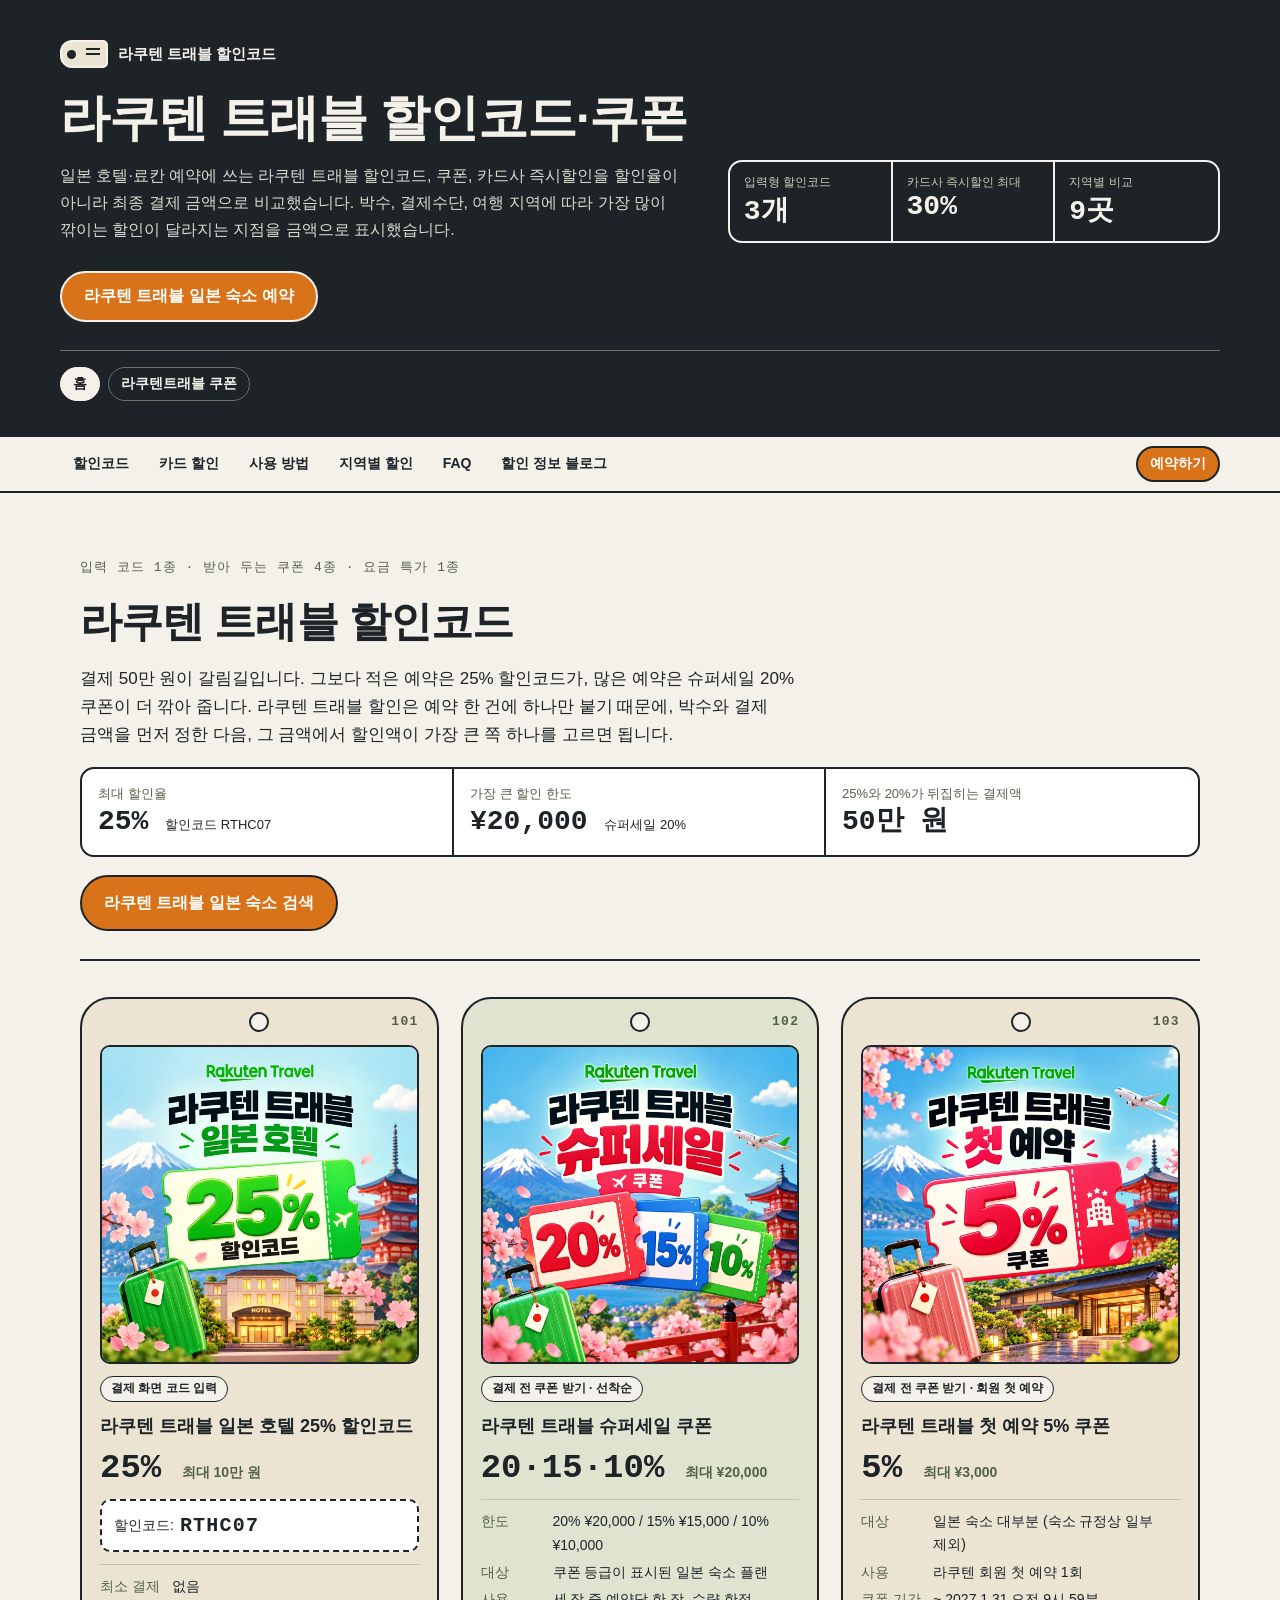
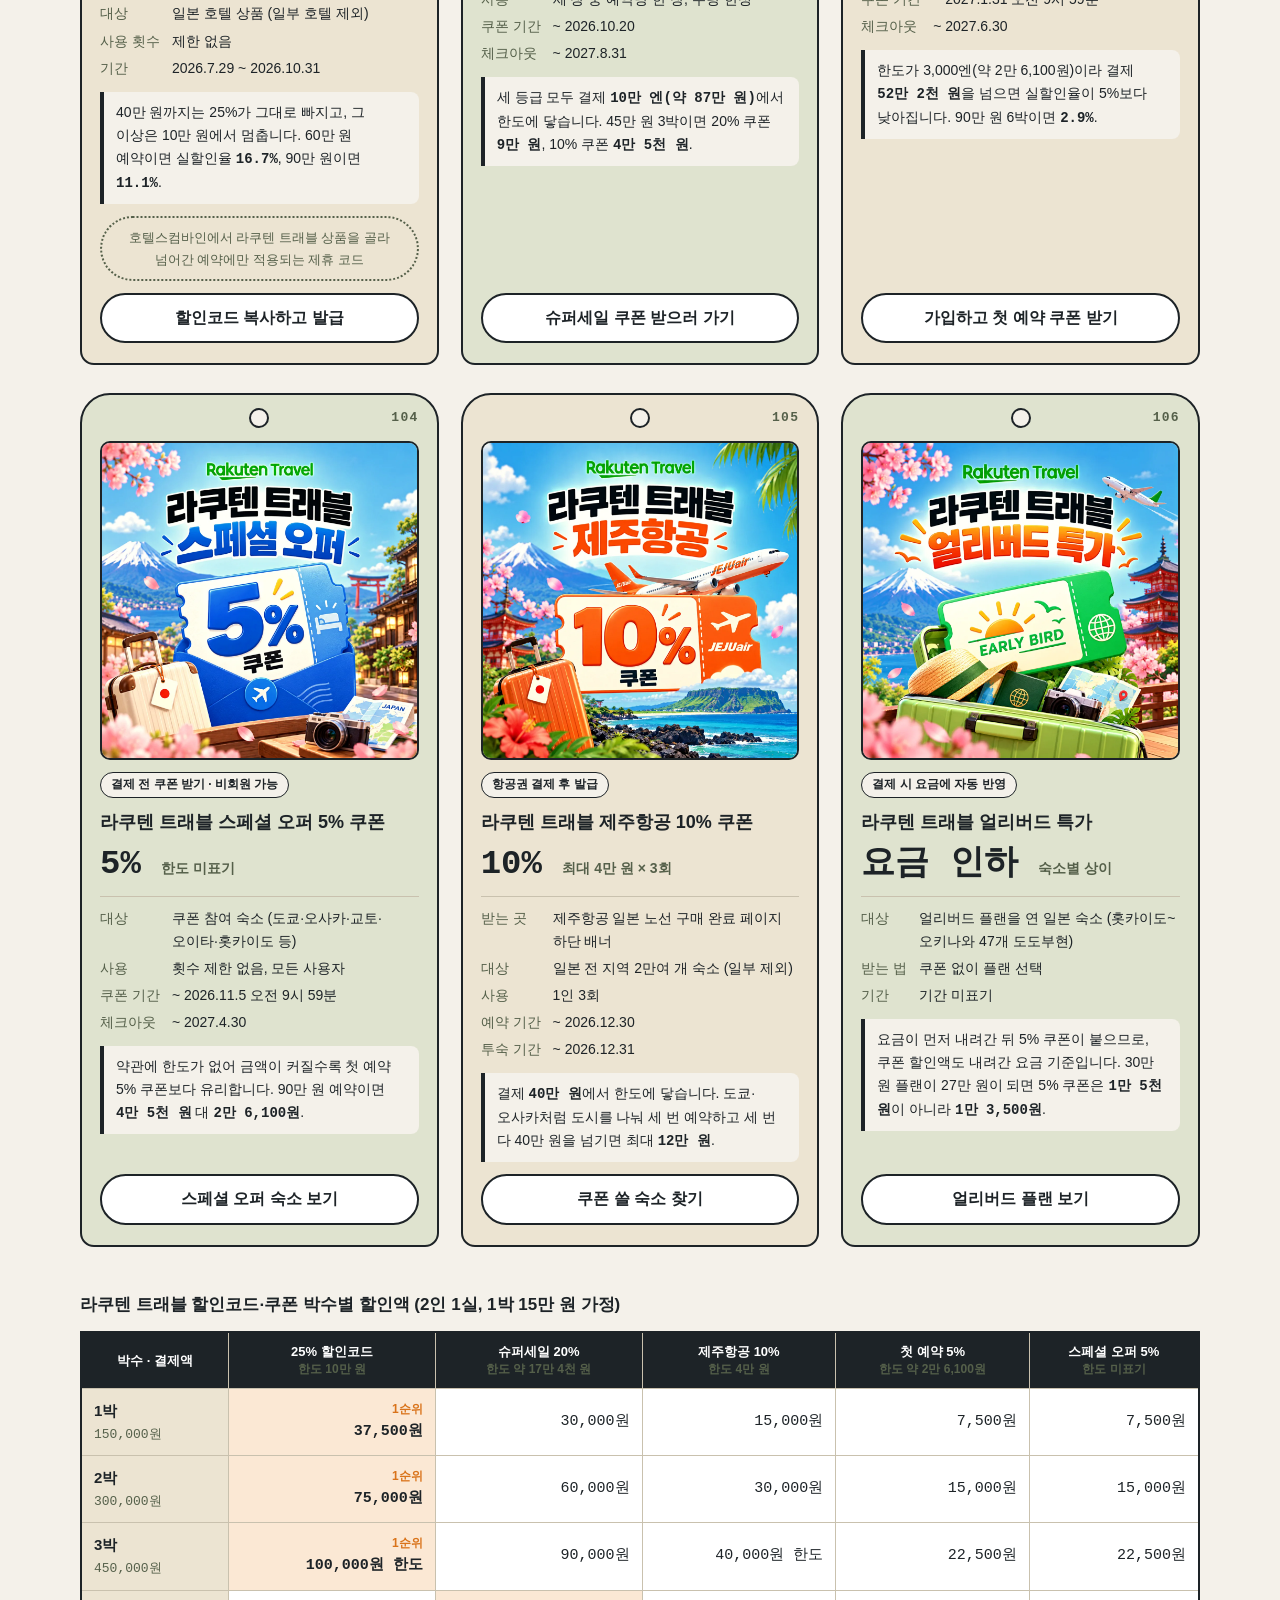
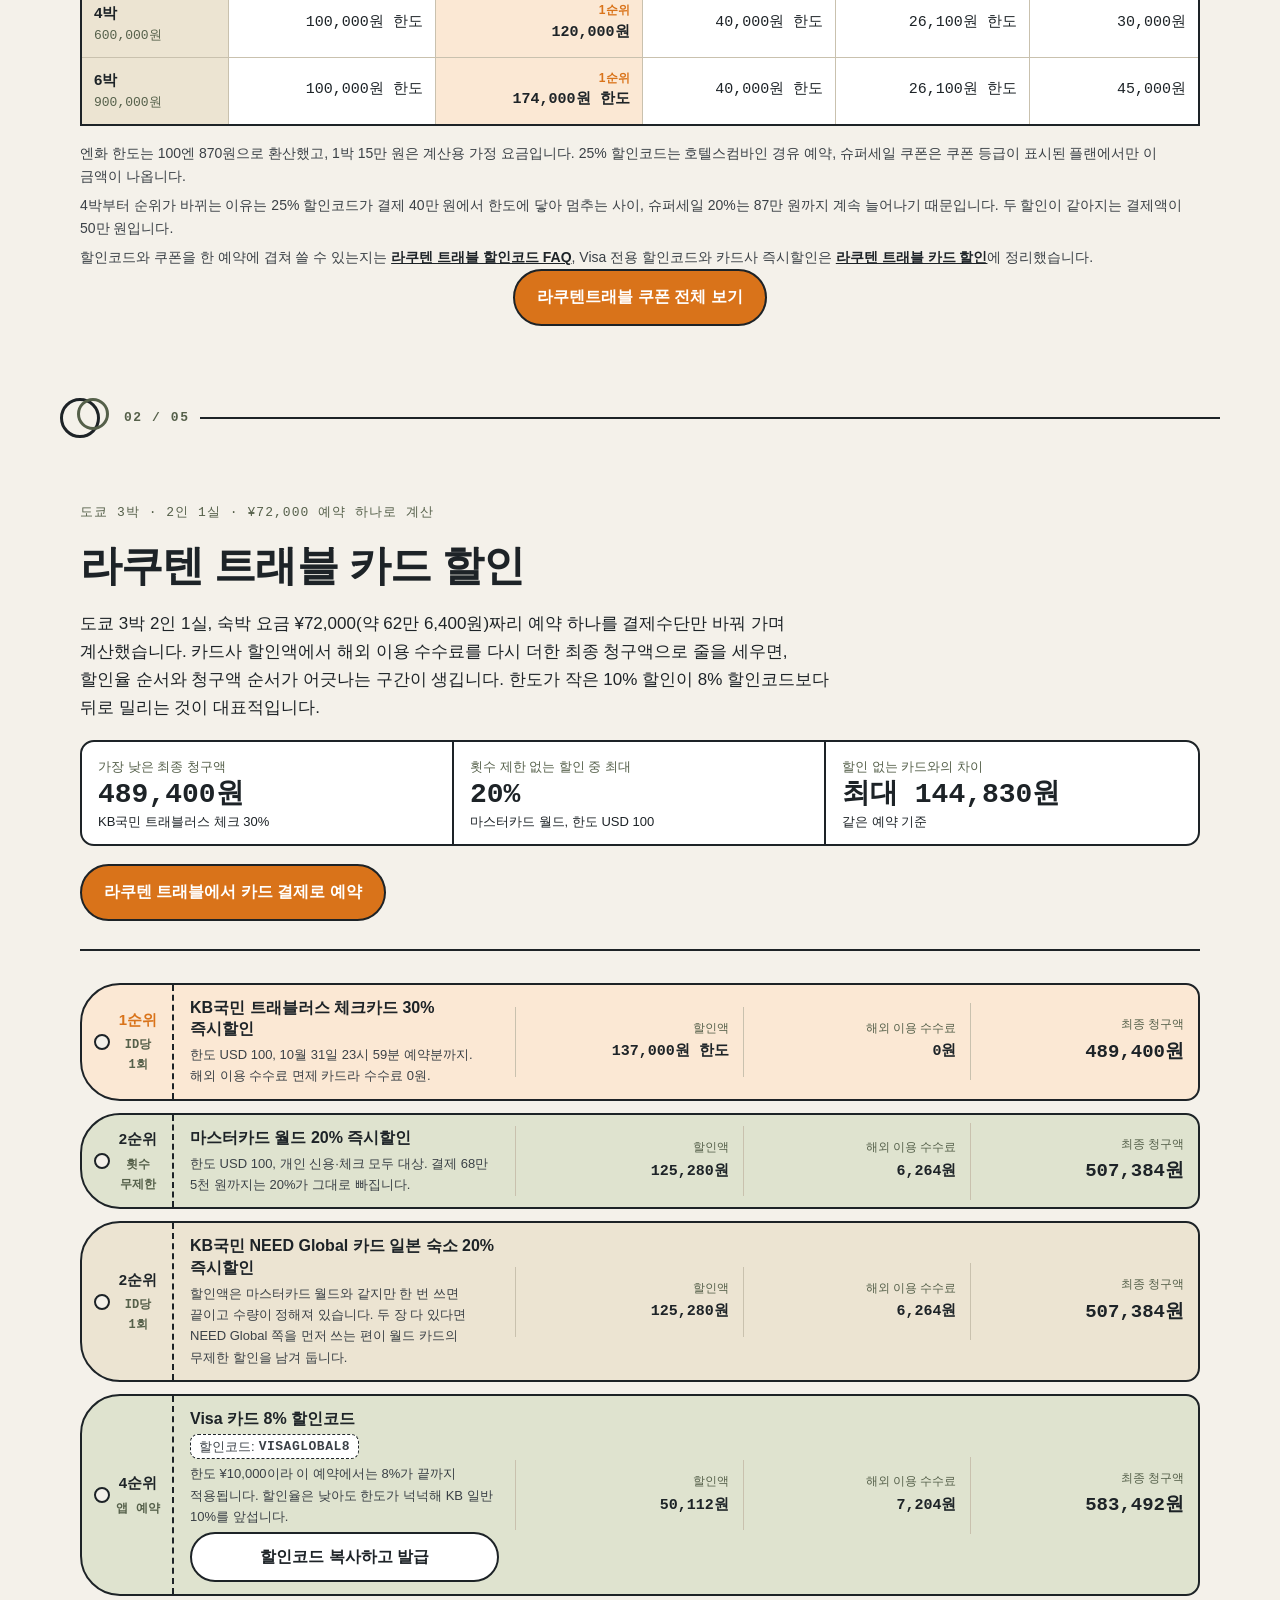
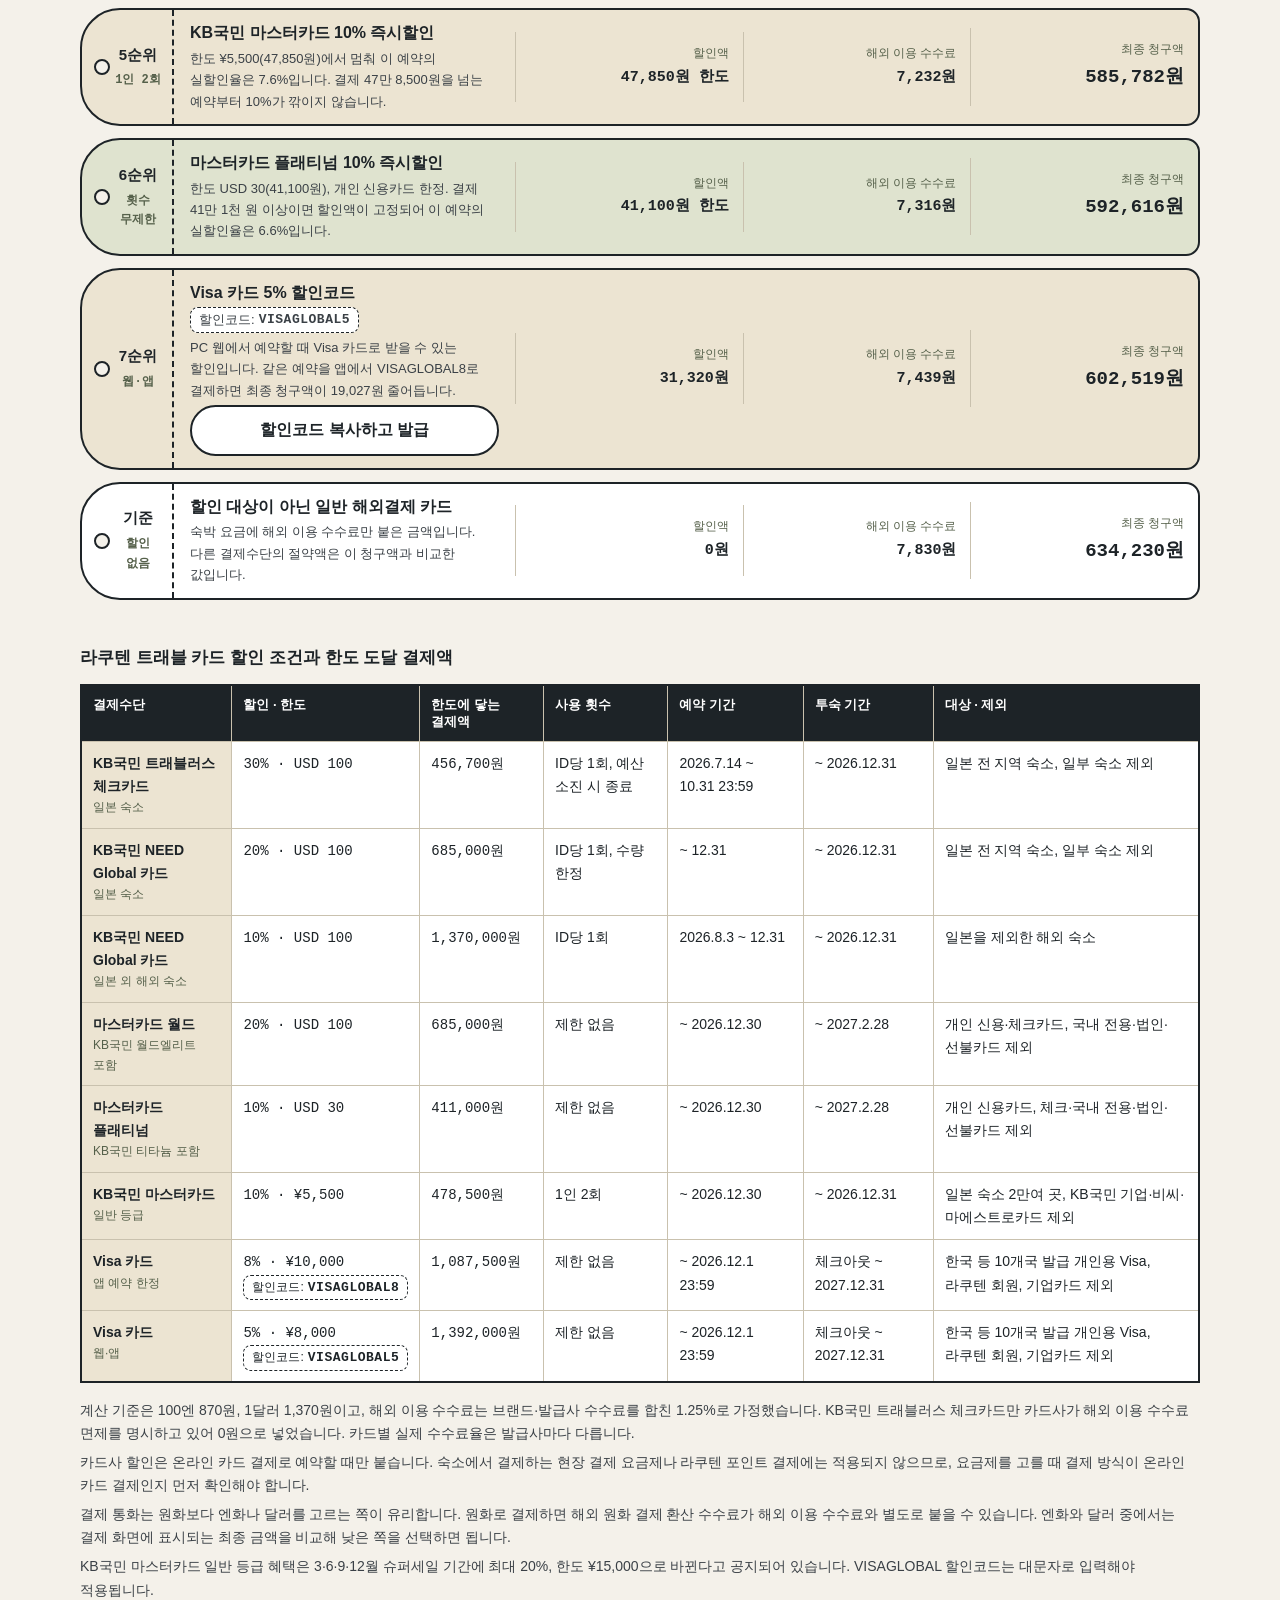
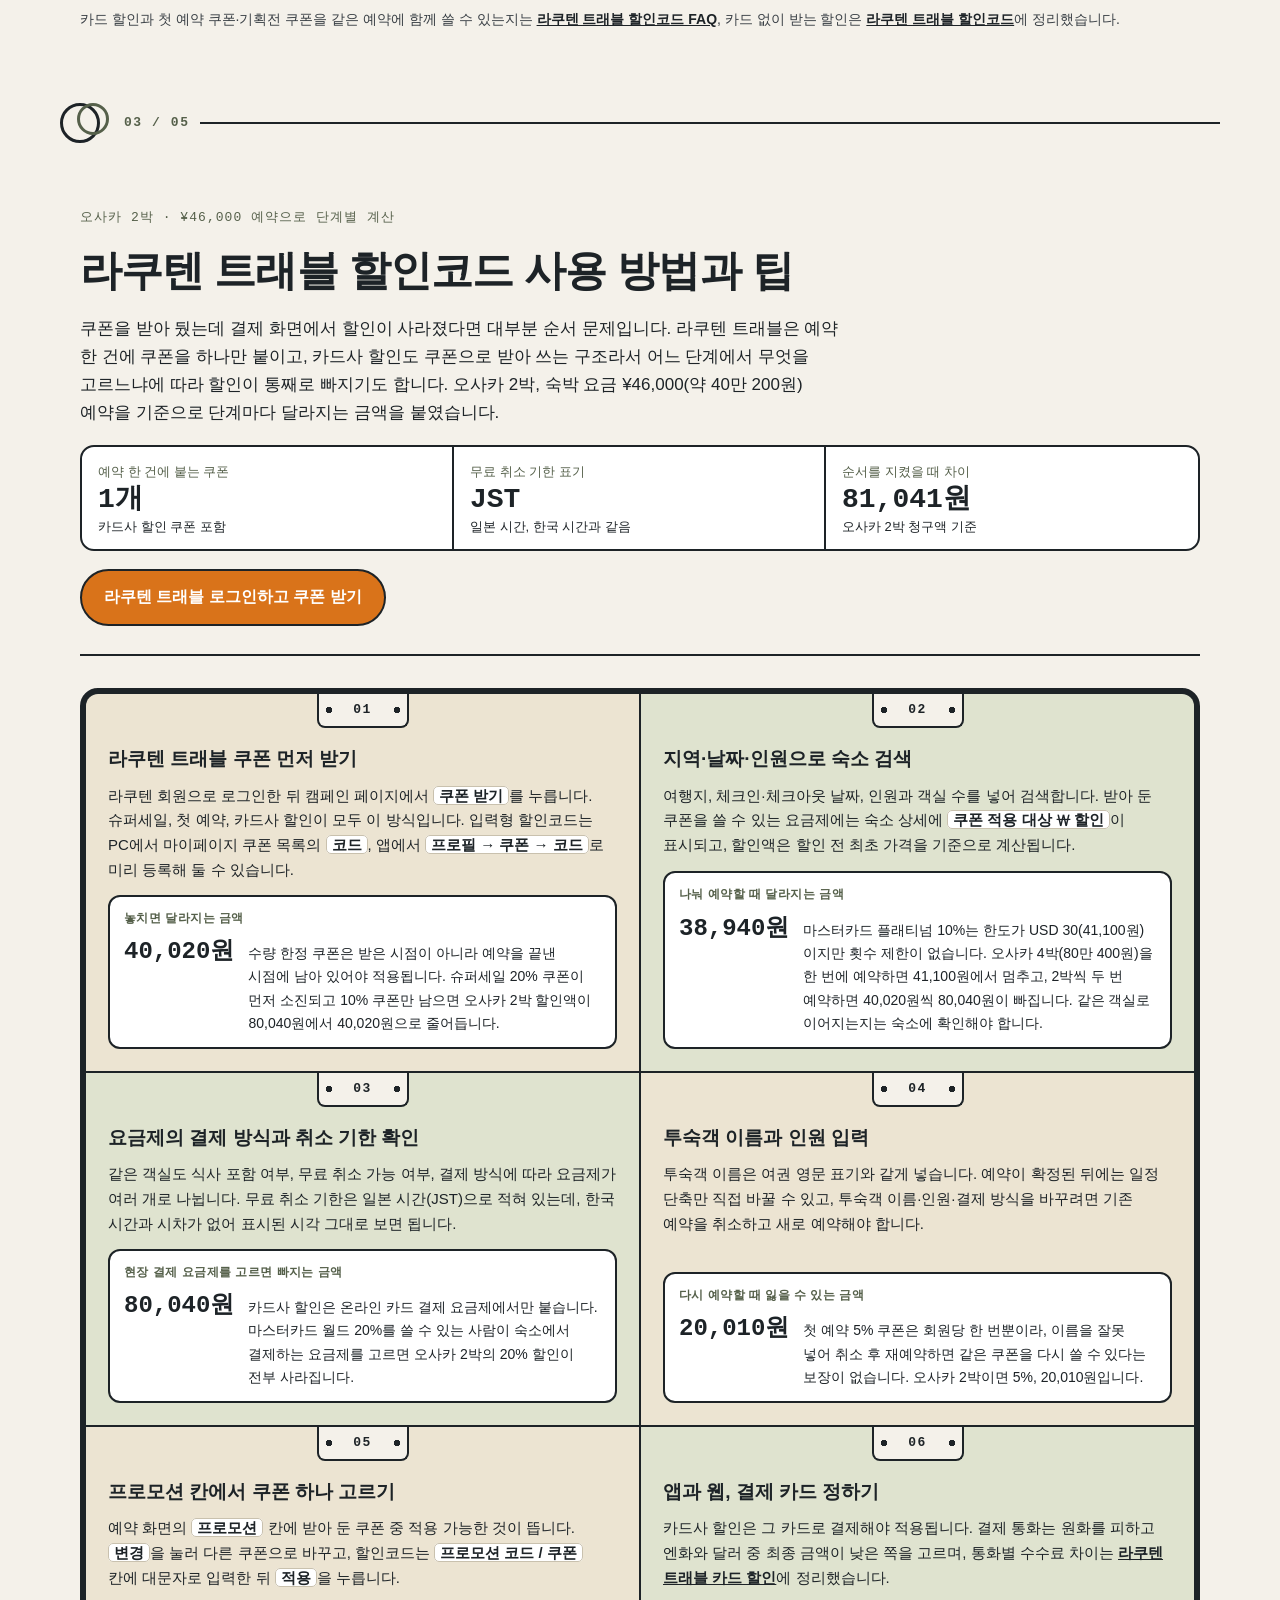
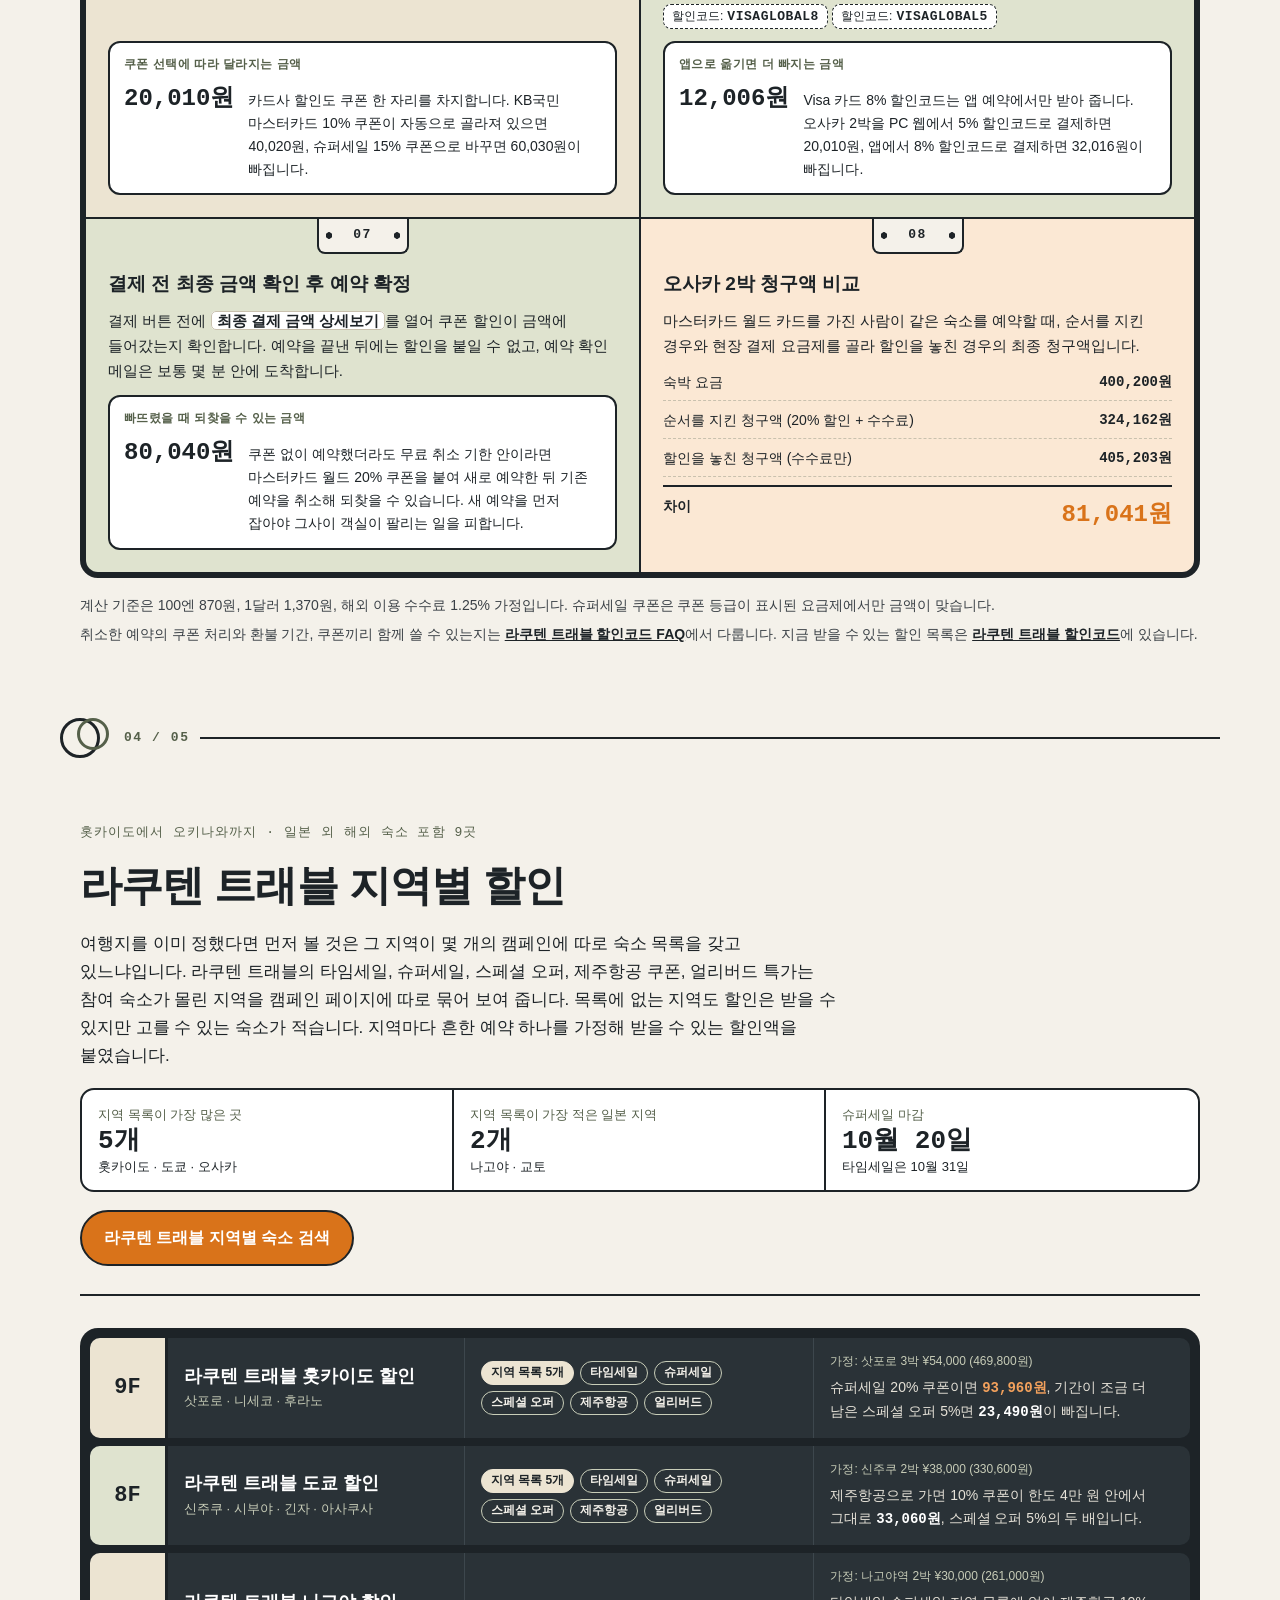
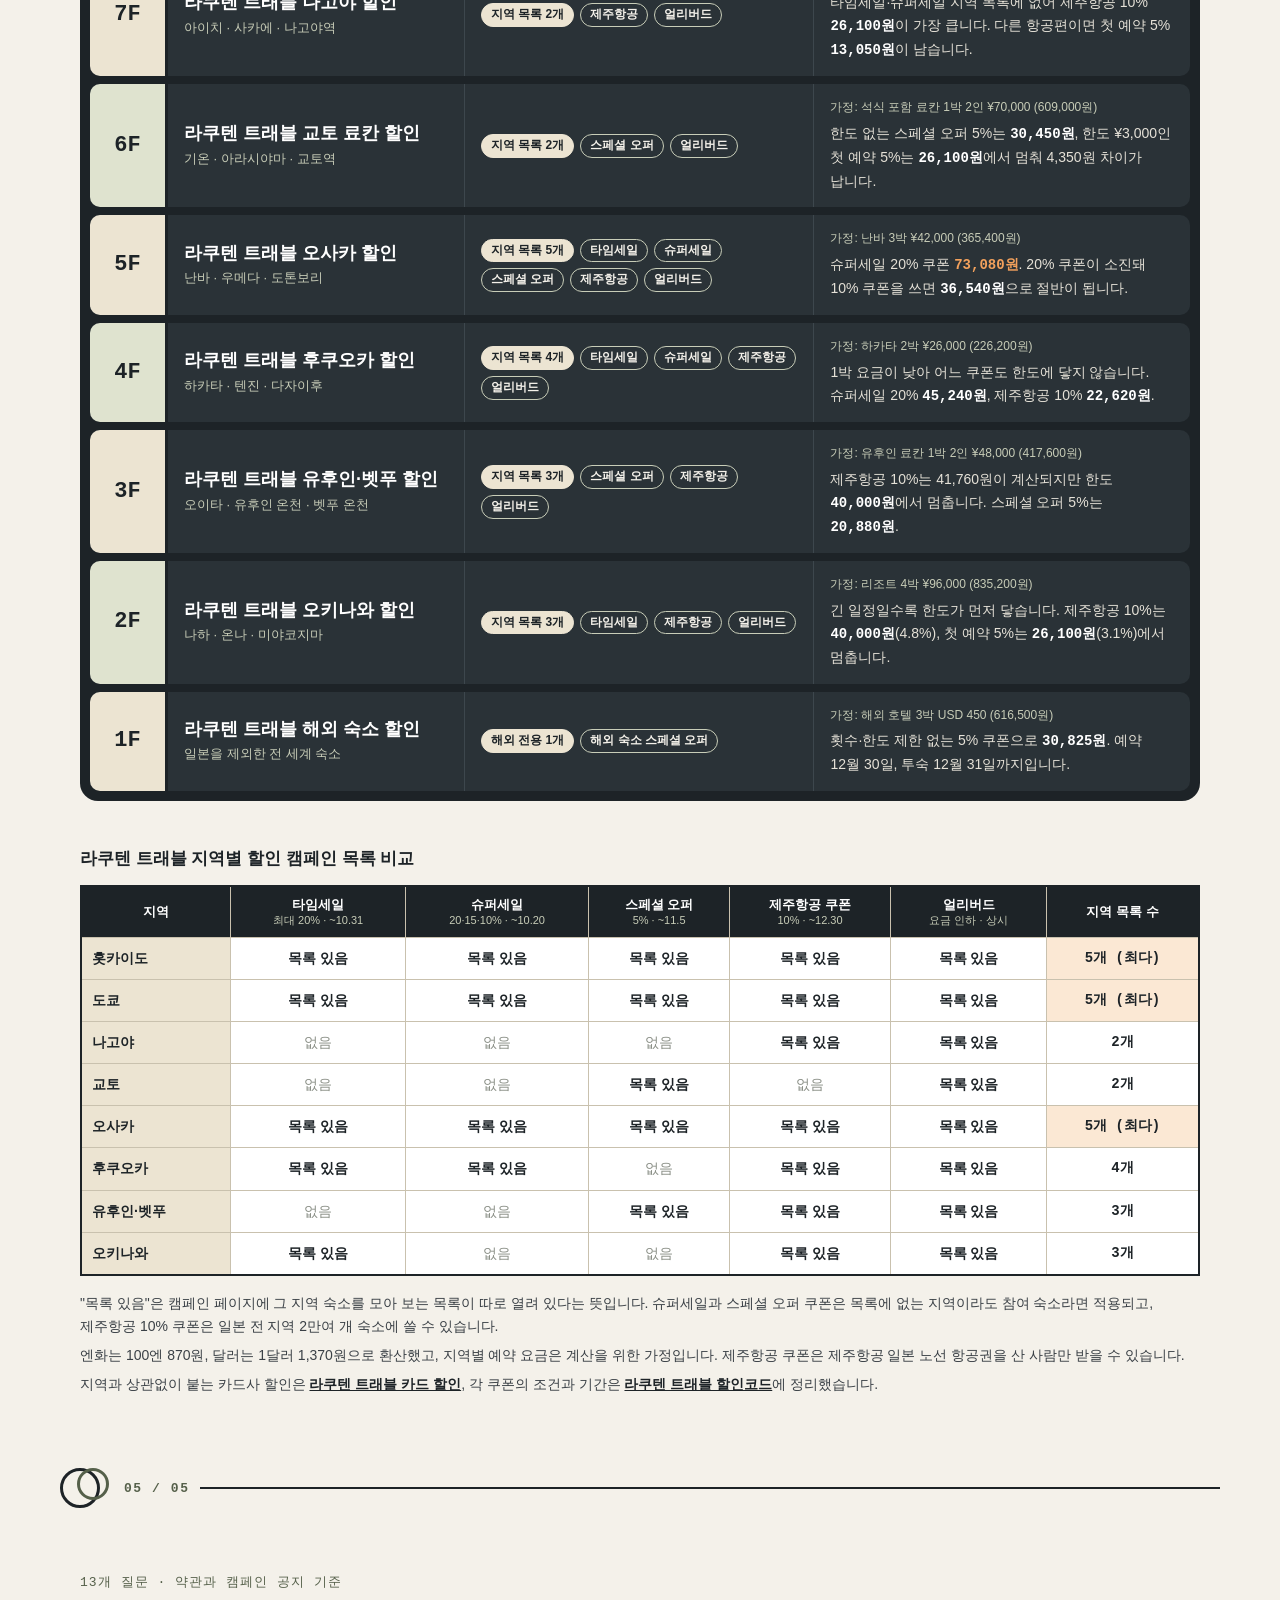
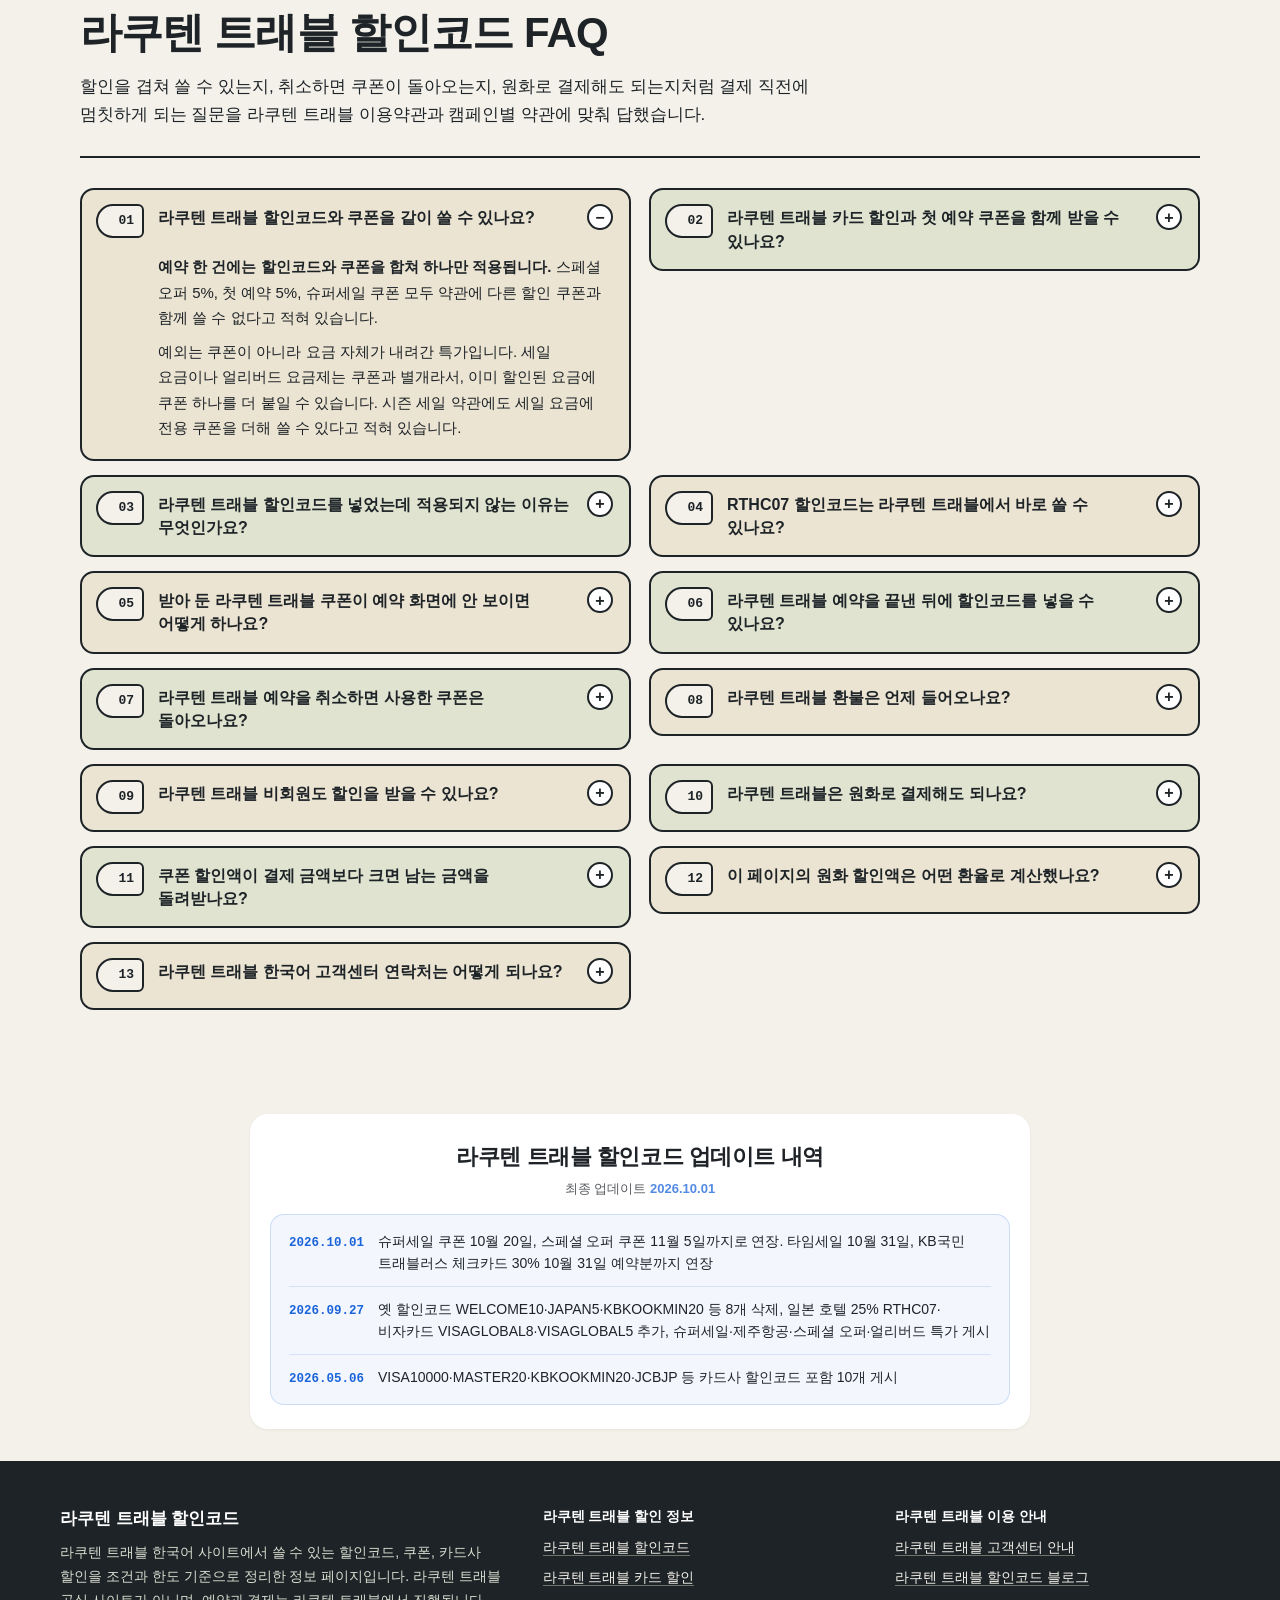
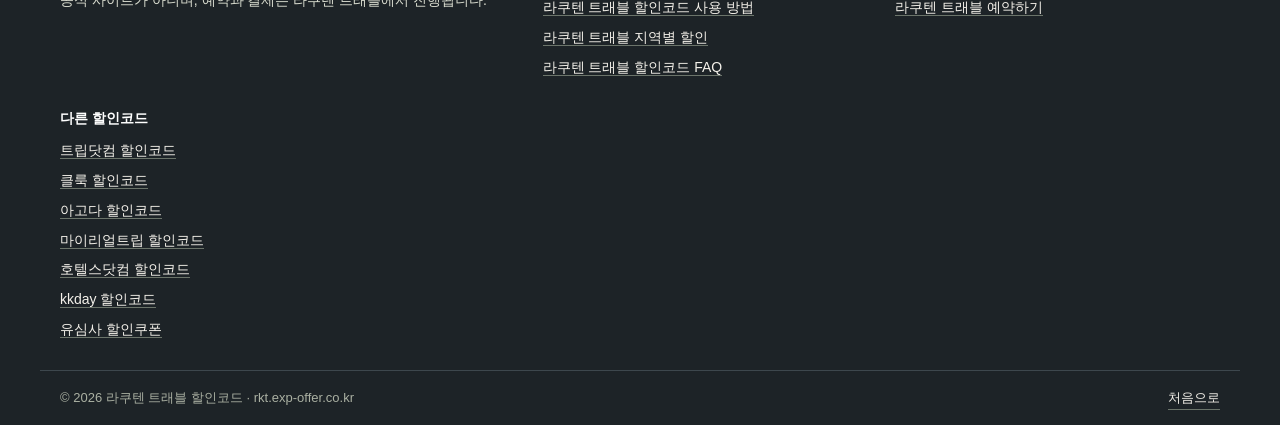
<file: index.html>
<!doctype html>
<html lang="ko">
<head>
<meta charset="utf-8">
<meta name="viewport" content="width=device-width, initial-scale=1">
<title>라쿠텐 트래블 할인코드</title>
<meta name="description" content="라쿠텐 트래블 할인코드와 카드사 프로모션 총정리. 비자, 마스터, KB국민, JCB 카드 쿠폰부터 시즌 세일까지 한 페이지에서 확인하세요.">
<meta name="naver-site-verification" content="e47ada8546a51201393aefc7af1393e696d747b9">
<meta name="robots" content="index, follow, max-image-preview:large">
<link rel="canonical" href="https://rkt.exp-offer.co.kr/">
<meta property="og:site_name" content="라쿠텐 트래블 할인코드">
<meta property="og:locale" content="ko_KR">
<meta property="og:type" content="website">
<meta property="og:title" content="라쿠텐 트래블 할인코드">
<meta property="og:description" content="라쿠텐 트래블 할인코드와 카드사 프로모션 총정리. 비자, 마스터, KB국민, JCB 카드 쿠폰부터 시즌 세일까지 한 페이지에서 확인하세요.">
<meta property="og:url" content="https://rkt.exp-offer.co.kr/">
<meta property="og:image" content="https://rkt.exp-offer.co.kr/images/og-image.jpg">
<meta name="twitter:card" content="summary_large_image">
<meta name="twitter:title" content="라쿠텐 트래블 할인코드">
<meta name="twitter:description" content="라쿠텐 트래블 할인코드와 카드사 프로모션 총정리. 비자, 마스터, KB국민, JCB 카드 쿠폰부터 시즌 세일까지 한 페이지에서 확인하세요.">
<meta name="twitter:image" content="https://rkt.exp-offer.co.kr/images/og-image.jpg">
<script type="application/ld+json">
{
  "@context": "https://schema.org",
  "@graph": [
    {
      "@type": "Organization",
      "@id": "https://rkt.exp-offer.co.kr/#organization",
      "name": "라쿠텐 트래블 할인코드",
      "url": "https://rkt.exp-offer.co.kr/"
    },
    {
      "@type": "WebSite",
      "@id": "https://rkt.exp-offer.co.kr/#website",
      "url": "https://rkt.exp-offer.co.kr/",
      "name": "라쿠텐 트래블 할인코드",
      "inLanguage": "ko-KR",
      "publisher": {
        "@id": "https://rkt.exp-offer.co.kr/#organization"
      }
    },
    {
      "@type": "WebPage",
      "@id": "https://rkt.exp-offer.co.kr/#webpage",
      "url": "https://rkt.exp-offer.co.kr/",
      "name": "라쿠텐 트래블 할인코드",
      "description": "라쿠텐 트래블 할인코드와 카드사 프로모션 총정리. 비자, 마스터, KB국민, JCB 카드 쿠폰부터 시즌 세일까지 한 페이지에서 확인하세요.",
      "inLanguage": "ko-KR",
      "isPartOf": {
        "@id": "https://rkt.exp-offer.co.kr/#website"
      },
      "breadcrumb": {
        "@id": "https://rkt.exp-offer.co.kr/#breadcrumb"
      },
      "mainEntity": {
        "@id": "https://rkt.exp-offer.co.kr/#itemlist"
      },
      "primaryImageOfPage": {
        "@type": "ImageObject",
        "url": "https://images.unsplash.com/photo-1492571350019-22de08371fd3?w=1200&h=630&fit=crop"
      },
      "datePublished": "2026-05-06T20:26:45+09:00",
      "dateModified": "2026-10-01T09:00:00+09:00",
      "publisher": {
        "@id": "https://rkt.exp-offer.co.kr/#organization"
      }
    },
    {
      "@type": "BreadcrumbList",
      "@id": "https://rkt.exp-offer.co.kr/#breadcrumb",
      "itemListElement": [
        {
          "@type": "ListItem",
          "position": 1,
          "name": "라쿠텐 트래블 할인코드",
          "item": "https://rkt.exp-offer.co.kr/"
        }
      ]
    },
    {
      "@type": "ItemList",
      "@id": "https://rkt.exp-offer.co.kr/#itemlist",
      "name": "라쿠텐 트래블 할인코드",
      "numberOfItems": 6,
      "itemListElement": [
        {
          "@type": "ListItem",
          "position": 1,
          "name": "라쿠텐 트래블 일본 호텔 25% 할인코드",
          "description": "RTHC07, 최대 10만 원",
          "url": "https://rkt.exp-offer.co.kr/#codes-rthc07"
        },
        {
          "@type": "ListItem",
          "position": 2,
          "name": "라쿠텐 트래블 슈퍼세일 쿠폰",
          "description": "20·15·10%, 최대 ¥20,000",
          "url": "https://rkt.exp-offer.co.kr/#codes-supersale"
        },
        {
          "@type": "ListItem",
          "position": 3,
          "name": "라쿠텐 트래블 첫 예약 5% 쿠폰",
          "description": "회원 첫 예약, 최대 ¥3,000",
          "url": "https://rkt.exp-offer.co.kr/#codes-welcome"
        },
        {
          "@type": "ListItem",
          "position": 4,
          "name": "라쿠텐 트래블 스페셜 오퍼 5% 쿠폰",
          "description": "횟수 제한 없음",
          "url": "https://rkt.exp-offer.co.kr/#codes-special"
        },
        {
          "@type": "ListItem",
          "position": 5,
          "name": "라쿠텐 트래블 제주항공 10% 쿠폰",
          "description": "최대 4만 원, 1인 3회",
          "url": "https://rkt.exp-offer.co.kr/#codes-jejuair"
        },
        {
          "@type": "ListItem",
          "position": 6,
          "name": "라쿠텐 트래블 얼리버드 특가",
          "description": "얼리버드 요금제 요금 인하",
          "url": "https://rkt.exp-offer.co.kr/#codes-earlybird"
        }
      ]
    }
  ]
}
</script>
<style>
:root{--bg:#f4f1ea;--ink:#1d2327;--olive:#dfe3cf;--sand:#ece4d2;--sub:#55604a;--amber:#d9731a;--line:#c9c1ae}
html{scroll-behavior:smooth;-webkit-text-size-adjust:100%}
body{margin:0;background:var(--bg);color:var(--ink);font-family:-apple-system,BlinkMacSystemFont,"Apple SD Gothic Neo","Pretendard","Noto Sans KR",sans-serif;overflow-x:hidden}
.rx-skip{position:absolute;left:12px;top:-60px;z-index:50;background:var(--ink);color:#fff;padding:8px 14px;border-radius:8px;text-decoration:none;font-weight:700}
.rx-skip:focus{top:12px}
.rx-top{background:var(--ink);color:#f4f1ea;word-break:keep-all}
.rx-top :where(h1,p,dl,dd,dt){margin:0}
.rx-in{max-width:1160px;margin:0 auto;padding:40px 20px 36px;display:grid;grid-template-columns:minmax(0,1.3fr) minmax(0,1fr);gap:28px;align-items:end}
.rx-brand{display:inline-flex;align-items:center;gap:10px;font-weight:800;font-size:15px;color:#f4f1ea;text-decoration:none}
.rx-fob{position:relative;display:inline-block;width:44px;height:24px;background:var(--sand);border:2px solid #f4f1ea;border-radius:12px 5px 5px 12px}
.rx-fob::before{content:"";position:absolute;left:5px;top:50%;width:9px;height:9px;margin-top:-4.5px;border-radius:50%;background:var(--ink)}
.rx-fob::after{content:"";position:absolute;right:6px;top:6px;width:14px;height:2px;background:var(--ink);box-shadow:0 5px 0 var(--ink)}
.rx-top h1{margin-top:18px;font-size:clamp(30px,4.8vw,50px);line-height:1.15;letter-spacing:-.02em;font-weight:800}
.rx-desc{margin-top:14px;font-size:16px;line-height:1.7;color:#d9dccf;max-width:620px}
.rx-nums{display:grid;grid-template-columns:repeat(3,minmax(0,1fr));border:2px solid #f4f1ea;border-radius:14px;overflow:hidden}
.rx-nums div{padding:12px 14px;border-right:2px solid #f4f1ea}
.rx-nums div:last-child{border-right:0}
.rx-nums dt{font-size:12px;color:#c8cdb8}
.rx-nums dd{font-family:ui-monospace,SFMono-Regular,Menlo,Consolas,monospace;font-size:clamp(20px,2.6vw,28px);font-weight:800}
.rx-go{grid-column:1 / -1;justify-self:start;display:inline-block;background:var(--amber);color:#fff;text-decoration:none;font-weight:700;padding:13px 22px;border-radius:999px;border:2px solid #f4f1ea}
.rx-go:hover,.rx-go:focus-visible{background:#f4f1ea;color:var(--ink)}
.rx-nav{position:sticky;top:0;z-index:40;background:var(--bg);border-bottom:2px solid var(--ink)}
.rx-nav-in{max-width:1160px;margin:0 auto;padding:0 20px;display:flex;align-items:center;gap:6px;overflow-x:auto;scrollbar-width:none;-ms-overflow-style:none}
.rx-nav-in::-webkit-scrollbar{display:none}
.rx-nav ul{display:flex;gap:4px;list-style:none;margin:0;padding:10px 0}
.rx-nav a{display:block;white-space:nowrap;text-decoration:none;color:var(--ink);font-weight:700;font-size:14px;padding:7px 12px;border-radius:999px;border:1.5px solid transparent}
.rx-nav ul a:hover,.rx-nav ul a:focus-visible{border-color:var(--ink);background:#fff}
.rx-nav .rx-nav-go{margin-left:auto;background:var(--amber);color:#fff;border:2px solid var(--ink)}
.rx-sep{max-width:1160px;margin:0 auto;padding:0 20px;display:flex;align-items:center;gap:10px}
.rx-sep::after{content:"";order:3;flex:1;height:2px;background:var(--ink)}
.rx-ring{position:relative;width:34px;height:34px;flex:none;border:3px solid var(--ink);border-radius:50%}
.rx-ring::after{content:"";position:absolute;left:14px;top:-3px;width:26px;height:26px;border:3px solid var(--sub);border-radius:50%}
.rx-sep::before{content:attr(data-n);order:2;margin-left:14px;font-family:ui-monospace,SFMono-Regular,Menlo,Consolas,monospace;font-size:13px;font-weight:800;letter-spacing:.12em;color:var(--sub)}
.rx-foot{background:var(--ink);color:#d9dccf;word-break:keep-all;font-size:14px;line-height:1.7}
.rx-foot :where(p,ul){margin:0;padding:0}
.rx-foot ul{list-style:none;display:grid;gap:6px}
.rx-foot-in{max-width:1160px;margin:0 auto;padding:44px 20px 28px;display:grid;grid-template-columns:minmax(0,1.4fr) minmax(0,1fr) minmax(0,1fr);gap:28px}
.rx-foot-name{font-weight:800;font-size:17px;color:#fff;margin-bottom:8px}
.rx-foot-col{font-weight:800;color:#fff;margin-bottom:8px}
.rx-foot a{color:#f4f1ea;text-decoration:none;border-bottom:1px solid #6b746a}
.rx-foot a:hover,.rx-foot a:focus-visible{border-bottom-color:#f4f1ea}
.rx-foot-bot{max-width:1160px;margin:0 auto;padding:16px 20px 32px;border-top:1px solid #3d474d;display:flex;flex-wrap:wrap;justify-content:space-between;gap:10px;font-size:13px;color:#aab0a2}
.rx-pages{grid-column:1 / -1;display:flex;gap:8px;overflow-x:auto;white-space:nowrap;scrollbar-width:none;border-top:1px solid #6b746a;padding-top:16px}
.rx-pages::-webkit-scrollbar{display:none}
.rx-pages a{display:inline-block;flex:none;color:#f4f1ea;text-decoration:none;font-weight:700;font-size:14px;padding:7px 12px;border-radius:999px;border:1.5px solid #6b746a}
.rx-pages a:hover,.rx-pages a:focus-visible,.rx-pages a[aria-current="page"]{border-color:#f4f1ea;background:#f4f1ea;color:var(--ink)}
.rc-more{margin:32px 0 0;text-align:center}
@media (max-width:360px){.rx-top,.rx-nav,main,.rx-foot{overflow-x:clip}}
@media (max-width:860px){
.rx-in{grid-template-columns:1fr;padding:30px 16px 28px}
.rx-foot-in{grid-template-columns:1fr 1fr}
.rx-foot-about{grid-column:1 / -1}
}
@media (max-width:520px){
.rx-nums{grid-template-columns:1fr}
.rx-nums div{border-right:0;border-bottom:2px solid #f4f1ea}
.rx-nums div:last-child{border-bottom:0}
.rx-nav-in{padding:0 12px}
.rx-foot-in{grid-template-columns:1fr;padding:36px 16px 24px}
.rx-sep{padding:0 16px}
.rx-foot-bot{padding:14px 16px 28px}
}
.rc{--bg:#f4f1ea;--ink:#1d2327;--olive:#dfe3cf;--sand:#ece4d2;--sub:#55604a;--amber:#d9731a;--line:#c9c1ae;background:var(--bg);color:var(--ink);font-family:-apple-system,BlinkMacSystemFont,"Apple SD Gothic Neo","Pretendard","Noto Sans KR",sans-serif;line-height:1.65;word-break:keep-all;scroll-margin-top:72px}
.rc :where(h2,h3,p,ol,ul,dl,dd,dt,figure,table,caption){margin:0;padding:0}
.rc :where(ol,ul){list-style:none}
.rc *,.rc *::before,.rc *::after{box-sizing:border-box}
.rc-wrap{max-width:1160px;margin:0 auto;padding:64px 20px 72px}
.rc-head{display:grid;gap:18px;grid-template-columns:1fr;border-bottom:2px solid var(--ink);padding-bottom:28px;margin-bottom:36px}
.rc-kicker{font-family:ui-monospace,SFMono-Regular,Menlo,Consolas,monospace;font-size:13px;letter-spacing:.08em;color:var(--sub)}
.rc-head h2{font-size:clamp(28px,4.2vw,42px);line-height:1.2;letter-spacing:-.02em;font-weight:800}
.rc-lead{font-size:17px;max-width:720px}
.rc-stats{display:grid;grid-template-columns:repeat(3,minmax(0,1fr));gap:0;border:2px solid var(--ink);border-radius:14px;overflow:hidden;background:#fff}
.rc-stat{padding:14px 16px;border-right:2px solid var(--ink)}
.rc-stat:last-child{border-right:0}
.rc-stat dt{font-size:13px;color:var(--sub)}
.rc-stat dd{font-family:ui-monospace,SFMono-Regular,Menlo,Consolas,monospace;font-size:clamp(20px,2.6vw,28px);font-weight:700;line-height:1.3}
.rc-stat dd small{font-size:13px;font-weight:500;font-family:-apple-system,BlinkMacSystemFont,"Apple SD Gothic Neo","Pretendard","Noto Sans KR",sans-serif}
.rc-cta{justify-self:start;display:inline-block;background:var(--amber);color:#fff;text-decoration:none;font-weight:700;padding:13px 22px;border-radius:999px;border:2px solid var(--ink)}
.rc-cta:hover,.rc-cta:focus-visible{background:var(--ink)}
.rc-tags{display:grid;grid-template-columns:repeat(3,minmax(0,1fr));gap:28px 22px}
.rc-tag{position:relative;height:100%;display:flex;flex-direction:column;gap:12px;background:var(--sand);border:2px solid var(--ink);border-radius:30px 30px 14px 14px;padding:46px 18px 20px}
.rc-tags>li:nth-child(even) .rc-tag{background:var(--olive)}
.rc-tag::before{content:"";position:absolute;top:13px;left:50%;width:20px;height:20px;margin-left:-10px;border-radius:50%;background:var(--bg);border:2px solid var(--ink)}
.rc-no::before{content:attr(data-n)}
.rc-no{position:absolute;top:12px;right:18px;font-family:ui-monospace,SFMono-Regular,Menlo,Consolas,monospace;font-size:13px;font-weight:700;letter-spacing:.1em;color:var(--sub)}
.rc-img{display:block;width:100%;height:auto;aspect-ratio:1/1;object-fit:cover;border:2px solid var(--ink);border-radius:10px;background:var(--bg);color:transparent;font-size:0}
.rc-kind{display:inline-block;align-self:flex-start;font-size:12px;font-weight:700;padding:2px 10px;border:1.5px solid var(--ink);border-radius:999px;background:var(--bg)}
.rc-tag h3{font-size:18px;line-height:1.35;font-weight:800}
.rc-big{font-family:ui-monospace,SFMono-Regular,Menlo,Consolas,monospace;font-size:34px;font-weight:800;line-height:1.1}
.rc-big span{font-size:14px;font-weight:600;font-family:-apple-system,BlinkMacSystemFont,"Apple SD Gothic Neo","Pretendard","Noto Sans KR",sans-serif;color:var(--sub)}
.rc-code{display:flex;flex-wrap:wrap;align-items:center;gap:6px;background:#fff;border:2px dashed var(--ink);border-radius:10px;padding:8px 12px;font-size:14px}
.rc-code code{font-family:ui-monospace,SFMono-Regular,Menlo,Consolas,monospace;font-size:20px;font-weight:800;letter-spacing:.06em;user-select:all;-webkit-user-select:all;word-break:break-all}
.rc-dl{display:grid;grid-template-columns:auto 1fr;gap:4px 12px;font-size:14px;border-top:1.5px solid var(--line);padding-top:10px}
.rc-dl dt{color:var(--sub);white-space:nowrap}
.rc-calc{font-size:14px;background:var(--bg);border-left:4px solid var(--ink);padding:9px 12px;border-radius:0 8px 8px 0}
.rc-calc strong{font-family:ui-monospace,SFMono-Regular,Menlo,Consolas,monospace}
.rc-go{margin-top:auto;display:block;text-align:center;text-decoration:none;color:var(--ink);font-weight:700;border:2px solid var(--ink);border-radius:999px;padding:10px 14px;background:#fff}
.rc-go:hover,.rc-go:focus-visible{background:var(--ink);color:#fff}
.rc-route{margin-top:auto;font-size:13px;color:var(--sub);border:2px dotted var(--sub);border-radius:999px;padding:9px 14px;text-align:center}
.rc-tablewrap{margin-top:44px}
.rc-table{width:100%;border-collapse:collapse;background:#fff;border:2px solid var(--ink);font-size:15px}
.rc-table caption{caption-side:top;text-align:left;font-weight:800;font-size:17px;padding:0 0 12px}
.rc-table th,.rc-table td{border:1px solid var(--line);padding:10px 12px;text-align:right;font-family:ui-monospace,SFMono-Regular,Menlo,Consolas,monospace}
.rc-table thead th{background:var(--ink);color:#fff;font-family:-apple-system,BlinkMacSystemFont,"Apple SD Gothic Neo","Pretendard","Noto Sans KR",sans-serif;font-size:13px;text-align:center;line-height:1.35}
.rc-table tbody th{text-align:left;background:var(--sand);font-family:-apple-system,BlinkMacSystemFont,"Apple SD Gothic Neo","Pretendard","Noto Sans KR",sans-serif}
.rc-table tbody th span{display:block;font-family:ui-monospace,SFMono-Regular,Menlo,Consolas,monospace;font-weight:500;font-size:13px;color:var(--sub)}
.rc-cap{color:var(--sub);font-size:12px}
.rc-best{background:#fbe8d4;font-weight:800}
.rc-best b{display:block;font-size:12px;color:var(--amber);font-family:-apple-system,BlinkMacSystemFont,"Apple SD Gothic Neo","Pretendard","Noto Sans KR",sans-serif}
.rc-notes{margin-top:16px;display:grid;gap:6px;font-size:14px;color:#3a4046}
.rc-notes a{color:var(--ink);font-weight:700}
@media (max-width:1000px){.rc-tags{grid-template-columns:repeat(2,minmax(0,1fr))}}
@media (max-width:760px){
.rc-wrap{padding:44px 16px 52px}
.rc-stats{grid-template-columns:1fr}
.rc-stat{border-right:0;border-bottom:2px solid var(--ink)}
.rc-stat:last-child{border-bottom:0}
.rc-table,.rc-table thead,.rc-table tbody,.rc-table tr,.rc-table th,.rc-table td{display:block;width:100%}
.rc-table{border:0;background:transparent}
.rc-table caption{display:block;width:100%}
.rc-table thead{position:absolute;width:1px;height:1px;overflow:hidden;clip:rect(0 0 0 0);white-space:nowrap}
.rc-table tbody tr{background:#fff;border:2px solid var(--ink);border-radius:12px;overflow:hidden;margin-bottom:14px}
.rc-table tbody th{border:0;border-bottom:2px solid var(--ink)}
.rc-table td{display:flex;justify-content:space-between;gap:12px;border:0;border-bottom:1px solid var(--line);text-align:right}
.rc-table td:last-child{border-bottom:0}
.rc-table td::before{content:attr(data-label);font-family:-apple-system,BlinkMacSystemFont,"Apple SD Gothic Neo","Pretendard","Noto Sans KR",sans-serif;font-weight:600;color:var(--sub);text-align:left}
.rc-best b{display:inline;margin-right:6px}
}
@media (max-width:640px){.rc-tags{grid-template-columns:1fr}.rc-img{max-width:250px;margin:0 auto}}
.rq{--bg:#f4f1ea;--ink:#1d2327;--olive:#dfe3cf;--sand:#ece4d2;--sub:#55604a;--amber:#d9731a;--line:#c9c1ae;background:var(--bg);color:var(--ink);font-family:-apple-system,BlinkMacSystemFont,"Apple SD Gothic Neo","Pretendard","Noto Sans KR",sans-serif;line-height:1.65;word-break:keep-all;scroll-margin-top:72px}
.rq :where(h2,h3,p,ol,ul,dl,dd,dt,table,caption){margin:0;padding:0}
.rq :where(ol,ul){list-style:none}
.rq *,.rq *::before,.rq *::after{box-sizing:border-box}
.rq-wrap{max-width:1160px;margin:0 auto;padding:64px 20px 72px}
.rq-head{display:grid;gap:18px;border-bottom:2px solid var(--ink);padding-bottom:28px;margin-bottom:32px}
.rq-kicker{font-family:ui-monospace,SFMono-Regular,Menlo,Consolas,monospace;font-size:13px;letter-spacing:.08em;color:var(--sub)}
.rq-head h2{font-size:clamp(28px,4.2vw,42px);line-height:1.2;letter-spacing:-.02em;font-weight:800}
.rq-lead{font-size:17px;max-width:760px}
.rq-stats{display:grid;grid-template-columns:repeat(3,minmax(0,1fr));border:2px solid var(--ink);border-radius:14px;overflow:hidden;background:#fff}
.rq-stat{padding:14px 16px;border-right:2px solid var(--ink)}
.rq-stat:last-child{border-right:0}
.rq-stat dt{font-size:13px;color:var(--sub)}
.rq-stat dd{font-family:ui-monospace,SFMono-Regular,Menlo,Consolas,monospace;font-size:clamp(20px,2.6vw,28px);font-weight:700;line-height:1.3}
.rq-stat dd small{display:block;font-size:13px;font-weight:500;font-family:-apple-system,BlinkMacSystemFont,"Apple SD Gothic Neo","Pretendard","Noto Sans KR",sans-serif}
.rq-cta{justify-self:start;display:inline-block;background:var(--amber);color:#fff;text-decoration:none;font-weight:700;padding:13px 22px;border-radius:999px;border:2px solid var(--ink)}
.rq-cta:hover,.rq-cta:focus-visible{background:var(--ink)}
.rq-rack{display:grid;gap:12px;counter-reset:rq}
.rq-row{display:grid;grid-template-columns:92px minmax(0,1.5fr) repeat(3,minmax(0,1fr));align-items:center;gap:0;background:var(--sand);border:2px solid var(--ink);border-radius:40px 14px 14px 40px;overflow:hidden}
.rq-rack>li:nth-child(even) .rq-row{background:var(--olive)}
.rq-rank{position:relative;align-self:stretch;display:flex;flex-direction:column;justify-content:center;align-items:center;gap:4px;padding:12px 8px 12px 30px;border-right:2px dashed var(--ink);font-weight:800;font-size:15px;text-align:center}
.rq-rank::before{content:"";position:absolute;left:12px;top:50%;width:16px;height:16px;margin-top:-8px;border-radius:50%;background:var(--bg);border:2px solid var(--ink)}
.rq-rank span{font-family:ui-monospace,SFMono-Regular,Menlo,Consolas,monospace;font-size:12px;font-weight:600;color:var(--sub)}
.rq-name{padding:12px 16px;display:grid;gap:4px}
.rq-name h3{font-size:16px;line-height:1.35;font-weight:800}
.rq-name p{font-size:13px;color:#3a4046}
.rq-chip{display:inline-flex;flex-wrap:nowrap;align-items:center;gap:4px;justify-self:start;background:#fff;border:1.5px dashed var(--ink);border-radius:8px;padding:1px 8px;font-size:12px;white-space:nowrap}
.rq-chip code{font-family:ui-monospace,SFMono-Regular,Menlo,Consolas,monospace;font-size:13px;font-weight:800;letter-spacing:.04em;user-select:all;-webkit-user-select:all}
.rq-num{padding:12px 14px;border-left:1px solid var(--line);display:grid;gap:2px;text-align:right}
.rq-num dt{font-size:12px;color:var(--sub)}
.rq-num dd{font-family:ui-monospace,SFMono-Regular,Menlo,Consolas,monospace;font-size:15px;font-weight:700}
.rq-num.rq-total dd{font-size:19px;font-weight:800}
.rq-top{background:#fbe8d4}
.rq-top .rq-rank{color:var(--amber)}
.rq-base{background:#fff}
.rq-rack>li:nth-child(even) .rq-row.rq-base{background:#fff}
.rq-tablewrap{margin-top:44px}
.rq-table{width:100%;border-collapse:collapse;background:#fff;border:2px solid var(--ink);font-size:14px}
.rq-table caption{caption-side:top;text-align:left;font-weight:800;font-size:17px;padding:0 0 12px}
.rq-table th,.rq-table td{border:1px solid var(--line);padding:10px 11px;text-align:left;vertical-align:top}
.rq-table thead th{background:var(--ink);color:#fff;font-size:13px;line-height:1.35}
.rq-table tbody th{background:var(--sand);font-weight:800}
.rq-table tbody th span{display:block;font-weight:500;font-size:12px;color:var(--sub)}
.rq-mono{font-family:ui-monospace,SFMono-Regular,Menlo,Consolas,monospace;white-space:nowrap}
.rq-notes{margin-top:16px;display:grid;gap:6px;font-size:14px;color:#3a4046}
.rq-notes a{color:var(--ink);font-weight:700}
@media (max-width:900px){
.rq-row{grid-template-columns:84px minmax(0,1fr) minmax(0,1fr)}
.rq-rank{grid-row:span 2}
.rq-name{grid-column:2 / 4;border-bottom:1px solid var(--line)}
.rq-num:nth-of-type(1){border-left:0}
.rq-num{text-align:left}
.rq-row .rq-num:last-child{grid-column:2 / 4;border-left:0;border-top:1px solid var(--line)}
.rq-row{grid-template-rows:auto auto auto}
.rq-rank{grid-row:1 / 4}
}
@media (max-width:760px){
.rq-wrap{padding:44px 16px 52px}
.rq-stats{grid-template-columns:1fr}
.rq-stat{border-right:0;border-bottom:2px solid var(--ink)}
.rq-stat:last-child{border-bottom:0}
.rq-table,.rq-table thead,.rq-table tbody,.rq-table tr,.rq-table th,.rq-table td{display:block;width:100%}
.rq-table{border:0;background:transparent}
.rq-table caption{display:block;width:100%}
.rq-table thead{position:absolute;width:1px;height:1px;overflow:hidden;clip:rect(0 0 0 0);white-space:nowrap}
.rq-table tbody tr{background:#fff;border:2px solid var(--ink);border-radius:12px;overflow:hidden;margin-bottom:14px}
.rq-table tbody th{border:0;border-bottom:2px solid var(--ink)}
.rq-table td{display:grid;grid-template-columns:96px minmax(0,1fr);gap:10px;border:0;border-bottom:1px solid var(--line)}
.rq-table td:last-child{border-bottom:0}
.rq-table td::before{content:attr(data-label);font-weight:600;color:var(--sub);font-size:13px}
.rq-mono{white-space:normal}
}
@media (max-width:420px){
.rq-row{grid-template-columns:64px minmax(0,1fr)}
.rq-rank{padding:10px 4px 10px 22px;font-size:13px}
.rq-rank::before{left:6px;width:13px;height:13px;margin-top:-6.5px}
.rq-name{grid-column:2}
.rq-num,.rq-row .rq-num:last-child{grid-column:2;border-left:0;border-top:1px solid var(--line)}
.rq-rank{grid-row:1 / 5}
.rq-row{grid-template-rows:auto auto auto auto}
.rq-table td{grid-template-columns:78px minmax(0,1fr)}
}
.rh{--bg:#f4f1ea;--ink:#1d2327;--olive:#dfe3cf;--sand:#ece4d2;--sub:#55604a;--amber:#d9731a;--line:#c9c1ae;background:var(--bg);color:var(--ink);font-family:-apple-system,BlinkMacSystemFont,"Apple SD Gothic Neo","Pretendard","Noto Sans KR",sans-serif;line-height:1.65;word-break:keep-all;scroll-margin-top:72px}
.rh :where(h2,h3,p,ol,ul,dl,dd,dt){margin:0;padding:0}
.rh :where(ol,ul){list-style:none}
.rh *,.rh *::before,.rh *::after{box-sizing:border-box}
.rh-wrap{max-width:1160px;margin:0 auto;padding:64px 20px 72px}
.rh-head{display:grid;gap:18px;border-bottom:2px solid var(--ink);padding-bottom:28px;margin-bottom:32px}
.rh-kicker{font-family:ui-monospace,SFMono-Regular,Menlo,Consolas,monospace;font-size:13px;letter-spacing:.08em;color:var(--sub)}
.rh-head h2{font-size:clamp(28px,4.2vw,42px);line-height:1.2;letter-spacing:-.02em;font-weight:800}
.rh-lead{font-size:17px;max-width:760px}
.rh-stats{display:grid;grid-template-columns:repeat(3,minmax(0,1fr));border:2px solid var(--ink);border-radius:14px;overflow:hidden;background:#fff}
.rh-stat{padding:14px 16px;border-right:2px solid var(--ink)}
.rh-stat:last-child{border-right:0}
.rh-stat dt{font-size:13px;color:var(--sub)}
.rh-stat dd{font-family:ui-monospace,SFMono-Regular,Menlo,Consolas,monospace;font-size:clamp(20px,2.6vw,28px);font-weight:700;line-height:1.3}
.rh-stat dd small{display:block;font-size:13px;font-weight:500;font-family:-apple-system,BlinkMacSystemFont,"Apple SD Gothic Neo","Pretendard","Noto Sans KR",sans-serif}
.rh-cta{justify-self:start;display:inline-block;background:var(--amber);color:#fff;text-decoration:none;font-weight:700;padding:13px 22px;border-radius:999px;border:2px solid var(--ink)}
.rh-cta:hover,.rh-cta:focus-visible{background:var(--ink)}
.rh-cab{display:grid;grid-template-columns:repeat(2,minmax(0,1fr));gap:2px;background:var(--ink);border:6px solid var(--ink);border-radius:18px;overflow:hidden}
.rh-cell{position:relative;height:100%;display:flex;flex-direction:column;gap:12px;background:var(--sand);padding:52px 22px 22px}
.rh-cab>li:nth-child(4n+2) .rh-cell,.rh-cab>li:nth-child(4n+3) .rh-cell{background:var(--olive)}
.rh-plate{position:absolute;top:0;left:50%;transform:translateX(-50%);min-width:92px;padding:5px 22px 6px;display:block;background:radial-gradient(circle at 10px 50%,var(--ink) 3px,transparent 3.5px),radial-gradient(circle at calc(100% - 10px) 50%,var(--ink) 3px,transparent 3.5px),var(--bg);border:2px solid var(--ink);border-top:0;border-radius:0 0 8px 8px;font-family:ui-monospace,SFMono-Regular,Menlo,Consolas,monospace;font-size:13px;font-weight:800;letter-spacing:.12em;text-align:center}
.rh-plate::before{content:attr(data-n)}
.rh-cell h3{font-size:19px;line-height:1.35;font-weight:800}
.rh-do{font-size:15px}
.rh-do b{font-weight:700;background:#fff;border:1px solid var(--line);border-radius:5px;padding:0 5px}
.rh-chip{display:inline-flex;flex-wrap:nowrap;align-items:center;gap:4px;background:#fff;border:1.5px dashed var(--ink);border-radius:8px;padding:1px 8px;font-size:12px;white-space:nowrap}
.rh-chip code{font-family:ui-monospace,SFMono-Regular,Menlo,Consolas,monospace;font-size:13px;font-weight:800;letter-spacing:.04em;user-select:all;-webkit-user-select:all}
.rh-save{margin-top:auto;display:grid;grid-template-columns:auto minmax(0,1fr);gap:4px 14px;align-items:baseline;background:#fff;border:2px solid var(--ink);border-radius:12px;padding:12px 14px}
.rh-save dt{grid-column:1 / 3;font-size:12px;font-weight:700;color:var(--sub);letter-spacing:.04em}
.rh-save .rh-amt{font-family:ui-monospace,SFMono-Regular,Menlo,Consolas,monospace;font-size:24px;font-weight:800;white-space:nowrap}
.rh-save .rh-why{font-size:14px}
.rh-sum .rh-cell{background:#fbe8d4}
.rh-cab>li.rh-sum .rh-cell{background:#fbe8d4}
.rh-bill{display:grid;gap:8px;font-size:14px}
.rh-bill div{display:flex;justify-content:space-between;gap:12px;border-bottom:1px dashed var(--line);padding-bottom:6px}
.rh-bill dd{font-family:ui-monospace,SFMono-Regular,Menlo,Consolas,monospace;font-weight:700;white-space:nowrap}
.rh-bill .rh-gap{border-bottom:0;border-top:2px solid var(--ink);padding-top:8px}
.rh-bill .rh-gap dt{font-weight:800}
.rh-bill .rh-gap dd{font-size:24px;color:var(--amber);font-weight:800}
.rh-notes{margin-top:16px;display:grid;gap:6px;font-size:14px;color:#3a4046}
.rh-notes a,.rh-do a{color:var(--ink);font-weight:700}
@media (max-width:760px){
.rh-wrap{padding:44px 16px 52px}
.rh-stats{grid-template-columns:1fr}
.rh-stat{border-right:0;border-bottom:2px solid var(--ink)}
.rh-stat:last-child{border-bottom:0}
.rh-cab{grid-template-columns:1fr;border-width:4px}
.rh-cab>li:nth-child(4n+2) .rh-cell,.rh-cab>li:nth-child(4n+3) .rh-cell{background:var(--sand)}
.rh-cab>li:nth-child(even) .rh-cell{background:var(--olive)}
.rh-cell{padding:48px 16px 18px}
.rh-save{grid-template-columns:1fr}
.rh-save dt{grid-column:1}
.rh-cab>li.rh-sum .rh-cell{background:#fbe8d4}
}
.rr{--bg:#f4f1ea;--ink:#1d2327;--olive:#dfe3cf;--sand:#ece4d2;--sub:#55604a;--amber:#d9731a;--line:#c9c1ae;background:var(--bg);color:var(--ink);font-family:-apple-system,BlinkMacSystemFont,"Apple SD Gothic Neo","Pretendard","Noto Sans KR",sans-serif;line-height:1.65;word-break:keep-all;scroll-margin-top:72px}
.rr :where(h2,h3,p,ol,ul,dl,dd,dt,table,caption){margin:0;padding:0}
.rr :where(ol,ul){list-style:none}
.rr *,.rr *::before,.rr *::after{box-sizing:border-box}
.rr-wrap{max-width:1160px;margin:0 auto;padding:64px 20px 72px}
.rr-head{display:grid;gap:18px;border-bottom:2px solid var(--ink);padding-bottom:28px;margin-bottom:32px}
.rr-kicker{font-family:ui-monospace,SFMono-Regular,Menlo,Consolas,monospace;font-size:13px;letter-spacing:.08em;color:var(--sub)}
.rr-head h2{font-size:clamp(28px,4.2vw,42px);line-height:1.2;letter-spacing:-.02em;font-weight:800}
.rr-lead{font-size:17px;max-width:760px}
.rr-stats{display:grid;grid-template-columns:repeat(3,minmax(0,1fr));border:2px solid var(--ink);border-radius:14px;overflow:hidden;background:#fff}
.rr-stat{padding:14px 16px;border-right:2px solid var(--ink)}
.rr-stat:last-child{border-right:0}
.rr-stat dt{font-size:13px;color:var(--sub)}
.rr-stat dd{font-family:ui-monospace,SFMono-Regular,Menlo,Consolas,monospace;font-size:clamp(19px,2.4vw,26px);font-weight:700;line-height:1.3}
.rr-stat dd small{display:block;font-size:13px;font-weight:500;font-family:-apple-system,BlinkMacSystemFont,"Apple SD Gothic Neo","Pretendard","Noto Sans KR",sans-serif}
.rr-cta{justify-self:start;display:inline-block;background:var(--amber);color:#fff;text-decoration:none;font-weight:700;padding:13px 22px;border-radius:999px;border:2px solid var(--ink)}
.rr-cta:hover,.rr-cta:focus-visible{background:var(--ink)}
.rr-board{background:var(--ink);border-radius:18px;padding:10px;display:grid;gap:8px}
.rr-floor{display:grid;grid-template-columns:78px minmax(0,1.1fr) minmax(0,1.3fr) minmax(0,1.4fr);align-items:stretch;background:#2a3237;color:#f4f1ea;border-radius:10px;overflow:hidden}
.rr-fl{display:flex;align-items:center;justify-content:center;background:var(--sand);color:var(--ink);font-family:ui-monospace,SFMono-Regular,Menlo,Consolas,monospace;font-size:22px;font-weight:800;border-right:3px solid var(--ink)}
.rr-fl::before{content:attr(data-n)}
.rr-board>li:nth-child(even) .rr-fl{background:var(--olive)}
.rr-name{padding:14px 16px;display:grid;align-content:center;gap:2px}
.rr-name h3{font-size:18px;line-height:1.3;font-weight:800;color:#fff}
.rr-name p{font-size:13px;color:#c8cdb8}
.rr-camp{padding:14px 16px;border-left:1px solid #3d474d;display:flex;flex-wrap:wrap;align-content:center;gap:6px}
.rr-camp li{font-size:12px;font-weight:700;border:1.5px solid #c8cdb8;border-radius:999px;padding:1px 9px;color:#f4f1ea}
.rr-camp .rr-cnt{border-color:var(--sand);background:var(--sand);color:var(--ink)}
.rr-calc{padding:14px 16px;border-left:1px solid #3d474d;font-size:14px;color:#e6e2d8;display:grid;align-content:center;gap:4px}
.rr-calc b{font-family:ui-monospace,SFMono-Regular,Menlo,Consolas,monospace;color:#fff;font-weight:800;white-space:nowrap}
.rr-calc .rr-ex{display:block;font-size:12px;color:#c8cdb8}
.rr-txt{display:block}
.rr-top .rr-calc b.rr-max{color:#f3a15c}
.rr-tablewrap{margin-top:44px}
.rr-table{width:100%;border-collapse:collapse;background:#fff;border:2px solid var(--ink);font-size:14px}
.rr-table caption{caption-side:top;text-align:left;font-weight:800;font-size:17px;padding:0 0 12px}
.rr-table th,.rr-table td{border:1px solid var(--line);padding:9px 10px;text-align:center}
.rr-table thead th{background:var(--ink);color:#fff;font-size:13px;line-height:1.35}
.rr-table thead th span{display:block;font-weight:500;font-size:11px;color:#c8cdb8}
.rr-table tbody th{text-align:left;background:var(--sand);font-weight:800}
.rr-y{font-weight:700}
.rr-n{color:#8a8f86}
.rr-sum{font-family:ui-monospace,SFMono-Regular,Menlo,Consolas,monospace;font-weight:800}
.rr-best{background:#fbe8d4}
.rr-notes{margin-top:16px;display:grid;gap:6px;font-size:14px;color:#3a4046}
.rr-notes a{color:var(--ink);font-weight:700}
@media (max-width:1000px){
.rr-floor{grid-template-columns:70px minmax(0,1fr) minmax(0,1.3fr)}
.rr-fl{grid-row:span 2}
.rr-calc{grid-column:2 / 4;border-top:1px solid #3d474d}
.rr-camp{border-left:1px solid #3d474d}
}
@media (max-width:760px){
.rr-wrap{padding:44px 16px 52px}
.rr-stats{grid-template-columns:1fr}
.rr-stat{border-right:0;border-bottom:2px solid var(--ink)}
.rr-stat:last-child{border-bottom:0}
.rr-board{padding:6px;border-radius:14px}
.rr-floor{grid-template-columns:54px minmax(0,1fr)}
.rr-fl{grid-row:1 / 4;font-size:17px}
.rr-name,.rr-camp,.rr-calc{grid-column:2;border-left:0}
.rr-camp,.rr-calc{border-top:1px solid #3d474d}
.rr-table,.rr-table thead,.rr-table tbody,.rr-table tr,.rr-table th,.rr-table td{display:block;width:100%}
.rr-table{border:0;background:transparent}
.rr-table caption{display:block;width:100%}
.rr-table thead{position:absolute;width:1px;height:1px;overflow:hidden;clip:rect(0 0 0 0);white-space:nowrap}
.rr-table tbody tr{background:#fff;border:2px solid var(--ink);border-radius:12px;overflow:hidden;margin-bottom:12px}
.rr-table tbody th{border:0;border-bottom:2px solid var(--ink)}
.rr-table td{display:flex;justify-content:space-between;gap:12px;border:0;border-bottom:1px solid var(--line);text-align:right}
.rr-table td:last-child{border-bottom:0}
.rr-table td::before{content:attr(data-label);font-weight:600;color:var(--sub);text-align:left}
}
.rf{--bg:#f4f1ea;--ink:#1d2327;--olive:#dfe3cf;--sand:#ece4d2;--sub:#55604a;--amber:#d9731a;--line:#c9c1ae;background:var(--bg);color:var(--ink);font-family:-apple-system,BlinkMacSystemFont,"Apple SD Gothic Neo","Pretendard","Noto Sans KR",sans-serif;line-height:1.7;word-break:keep-all;scroll-margin-top:72px}
.rf :where(h2,h3,p,ol,ul,dl,dd,dt){margin:0;padding:0}
.rf :where(ol,ul){list-style:none}
.rf *,.rf *::before,.rf *::after{box-sizing:border-box}
.rf-wrap{max-width:1160px;margin:0 auto;padding:64px 20px 72px}
.rf-head{display:grid;gap:14px;border-bottom:2px solid var(--ink);padding-bottom:26px;margin-bottom:30px}
.rf-kicker{font-family:ui-monospace,SFMono-Regular,Menlo,Consolas,monospace;font-size:13px;letter-spacing:.08em;color:var(--sub)}
.rf-head h2{font-size:clamp(28px,4.2vw,42px);line-height:1.2;letter-spacing:-.02em;font-weight:800}
.rf-lead{font-size:17px;max-width:760px}
.rf-list{display:grid;grid-template-columns:repeat(2,minmax(0,1fr));gap:14px 18px;align-items:start;counter-reset:rf}
.rf-item{counter-increment:rf;background:#fff;border:2px solid var(--ink);border-radius:14px;overflow:hidden}
.rf-list>li:nth-child(4n+1) .rf-item,.rf-list>li:nth-child(4n+4) .rf-item{background:var(--sand)}
.rf-list>li:nth-child(4n+2) .rf-item,.rf-list>li:nth-child(4n+3) .rf-item{background:var(--olive)}
.rf-item summary{position:relative;display:block;cursor:pointer;list-style:none;padding:16px 58px 16px 76px;min-height:64px}
.rf-item summary::-webkit-details-marker{display:none}
.rf-item summary::before{content:counter(rf,decimal-leading-zero);position:absolute;left:14px;top:14px;width:48px;height:34px;display:flex;align-items:center;justify-content:flex-end;padding-right:8px;background:var(--bg);border:2px solid var(--ink);border-radius:17px 6px 6px 17px;font-family:ui-monospace,SFMono-Regular,Menlo,Consolas,monospace;font-size:13px;font-weight:800}
.rf-item summary::after{content:"+";position:absolute;right:16px;top:14px;width:26px;height:26px;border:2px solid var(--ink);border-radius:50%;display:flex;align-items:center;justify-content:center;font-weight:800;background:#fff}
.rf-item[open] summary::after{content:"−"}
.rf-item summary h3{font-size:16px;line-height:1.45;font-weight:800}
.rf-body{padding:0 20px 18px 76px;display:grid;gap:8px;font-size:15px}
.rf-body strong{font-weight:800}
.rf-body a{color:var(--ink);font-weight:700}
.rf-chip{display:inline-flex;flex-wrap:nowrap;align-items:center;gap:4px;background:#fff;border:1.5px dashed var(--ink);border-radius:8px;padding:0 7px;font-size:12px;white-space:nowrap;vertical-align:1px}
.rf-chip code{font-family:ui-monospace,SFMono-Regular,Menlo,Consolas,monospace;font-size:13px;font-weight:800;letter-spacing:.04em;user-select:all;-webkit-user-select:all}
.rf-item summary:focus-visible{outline:3px solid var(--amber);outline-offset:-3px}
@media (max-width:860px){.rf-list{grid-template-columns:1fr}}
@media (max-width:760px){
.rf-wrap{padding:44px 16px 52px}
.rf-item summary{padding:14px 52px 14px 64px}
.rf-item summary::before{left:10px;width:44px;height:30px;font-size:12px}
.rf-body{padding:0 16px 16px 16px}
}
</style>
</head>
<body>
<a class="rx-skip" href="#main">본문 바로가기</a>
<header class="rx-top" id="top">
<div class="rx-in">
<div>
<a class="rx-brand" href="https://rkt.exp-offer.co.kr/"><span class="rx-fob" aria-hidden="true"></span>라쿠텐 트래블 할인코드</a>
<h1>라쿠텐 트래블 할인코드·쿠폰</h1>
<p class="rx-desc">일본 호텔·료칸 예약에 쓰는 라쿠텐 트래블 할인코드, 쿠폰, 카드사 즉시할인을 할인율이 아니라 최종 결제 금액으로 비교했습니다. 박수, 결제수단, 여행 지역에 따라 가장 많이 깎이는 할인이 달라지는 지점을 금액으로 표시했습니다.</p>
</div>
<dl class="rx-nums">
<div><dt>입력형 할인코드</dt><dd>3개</dd></div>
<div><dt>카드사 즉시할인 최대</dt><dd>30%</dd></div>
<div><dt>지역별 비교</dt><dd>9곳</dd></div>
</dl>
<a class="rx-go" href="https://app.ac/YbwMP3l13" target="_blank" rel="nofollow sponsored noopener">라쿠텐 트래블 일본 숙소 예약</a>
<nav class="rx-pages" aria-label="페이지 메뉴">
<a href="./" aria-current="page">홈</a>
<a href="coupon/">라쿠텐트래블 쿠폰</a>
</nav>
</div>
</header>
<nav class="rx-nav" aria-label="라쿠텐 트래블 할인 정보 목차">
<div class="rx-nav-in">
<ul>
<li><a href="#codes">할인코드</a></li>
<li><a href="#cards">카드 할인</a></li>
<li><a href="#howto">사용 방법</a></li>
<li><a href="#regions">지역별 할인</a></li>
<li><a href="#faq">FAQ</a></li>
<li><a href="/blog/">할인 정보 블로그</a></li>
</ul>
<a class="rx-nav-go" href="https://app.ac/YbwMP3l13" target="_blank" rel="nofollow sponsored noopener">예약하기</a>
</div>
</nav>
<main id="main">
<!-- ===== 라쿠텐 트래블 할인코드 ===== -->
<section id="codes" class="rc" aria-labelledby="rc-title">
<div class="rc-wrap">
<header class="rc-head">
<p class="rc-kicker">입력 코드 1종 · 받아 두는 쿠폰 4종 · 요금 특가 1종</p>
<h2 id="rc-title">라쿠텐 트래블 할인코드</h2>
<p class="rc-lead">결제 50만 원이 갈림길입니다. 그보다 적은 예약은 25% 할인코드가, 많은 예약은 슈퍼세일 20% 쿠폰이 더 깎아 줍니다. 라쿠텐 트래블 할인은 예약 한 건에 하나만 붙기 때문에, 박수와 결제 금액을 먼저 정한 다음, 그 금액에서 할인액이 가장 큰 쪽 하나를 고르면 됩니다.</p>
<dl class="rc-stats">
<div class="rc-stat"><dt>최대 할인율</dt><dd>25% <small>할인코드 RTHC07</small></dd></div>
<div class="rc-stat"><dt>가장 큰 할인 한도</dt><dd>¥20,000 <small>슈퍼세일 20%</small></dd></div>
<div class="rc-stat"><dt>25%와 20%가 뒤집히는 결제액</dt><dd>50만 원</dd></div>
</dl>
<a class="rc-cta" href="https://app.ac/YbwMP3l13" target="_blank" rel="nofollow sponsored noopener">라쿠텐 트래블 일본 숙소 검색</a>
</header>

<ol class="rc-tags">
<li>
<article class="rc-tag" id="codes-rthc07">
<span class="rc-no" aria-hidden="true" data-n="101"></span>
<img class="rc-img" src="images/coupon-1.webp" width="250" height="250" alt="라쿠텐 트래블 일본 호텔 할인코드">
<p class="rc-kind">결제 화면 코드 입력</p>
<h3>라쿠텐 트래블 일본 호텔 25% 할인코드</h3>
<p class="rc-big">25% <span>최대 10만 원</span></p>
<p class="rc-code">할인코드: <code>RTHC07</code></p>
<dl class="rc-dl">
<dt>최소 결제</dt><dd>없음</dd>
<dt>대상</dt><dd>일본 호텔 상품 (일부 호텔 제외)</dd>
<dt>사용 횟수</dt><dd>제한 없음</dd>
<dt>기간</dt><dd><time datetime="2026-07-29">2026.7.29</time> ~ <time datetime="2026-10-31">2026.10.31</time></dd>
</dl>
<p class="rc-calc">40만 원까지는 25%가 그대로 빠지고, 그 이상은 10만 원에서 멈춥니다. 60만 원 예약이면 실할인율 <strong>16.7%</strong>, 90만 원이면 <strong>11.1%</strong>.</p>
<p class="rc-route">호텔스컴바인에서 라쿠텐 트래블 상품을 골라 넘어간 예약에만 적용되는 제휴 코드</p>
<a class="rc-go" href="https://app.ac/YbwMP3l13" target="_blank" rel="nofollow sponsored noopener" data-copy="RTHC07">할인코드 복사하고 발급</a>
</article>
</li>
<li>
<article class="rc-tag" id="codes-supersale">
<span class="rc-no" aria-hidden="true" data-n="102"></span>
<img class="rc-img" src="images/coupon-2.webp" width="250" height="250" alt="라쿠텐 트래블 슈퍼세일 쿠폰" loading="lazy">
<p class="rc-kind">결제 전 쿠폰 받기 · 선착순</p>
<h3>라쿠텐 트래블 슈퍼세일 쿠폰</h3>
<p class="rc-big">20·15·10% <span>최대 ¥20,000</span></p>
<dl class="rc-dl">
<dt>한도</dt><dd>20% ¥20,000 / 15% ¥15,000 / 10% ¥10,000</dd>
<dt>대상</dt><dd>쿠폰 등급이 표시된 일본 숙소 플랜</dd>
<dt>사용</dt><dd>세 장 중 예약당 한 장, 수량 한정</dd>
<dt>쿠폰 기간</dt><dd>~ <time datetime="2026-10-20">2026.10.20</time></dd>
<dt>체크아웃</dt><dd>~ <time datetime="2027-08-31">2027.8.31</time></dd>
</dl>
<p class="rc-calc">세 등급 모두 결제 <strong>10만 엔(약 87만 원)</strong>에서 한도에 닿습니다. 45만 원 3박이면 20% 쿠폰 <strong>9만 원</strong>, 10% 쿠폰 <strong>4만 5천 원</strong>.</p>
<a class="rc-go" href="https://app.ac/YbwMP3l13" target="_blank" rel="nofollow sponsored noopener">슈퍼세일 쿠폰 받으러 가기</a>
</article>
</li>
<li>
<article class="rc-tag" id="codes-welcome">
<span class="rc-no" aria-hidden="true" data-n="103"></span>
<img class="rc-img" src="images/coupon-3.webp" width="250" height="250" alt="라쿠텐 트래블 첫 예약 쿠폰" loading="lazy">
<p class="rc-kind">결제 전 쿠폰 받기 · 회원 첫 예약</p>
<h3>라쿠텐 트래블 첫 예약 5% 쿠폰</h3>
<p class="rc-big">5% <span>최대 ¥3,000</span></p>
<dl class="rc-dl">
<dt>대상</dt><dd>일본 숙소 대부분 (숙소 규정상 일부 제외)</dd>
<dt>사용</dt><dd>라쿠텐 회원 첫 예약 1회</dd>
<dt>쿠폰 기간</dt><dd>~ <time datetime="2027-01-31T09:59+09:00">2027.1.31 오전 9시 59분</time></dd>
<dt>체크아웃</dt><dd>~ <time datetime="2027-06-30">2027.6.30</time></dd>
</dl>
<p class="rc-calc">한도가 3,000엔(약 2만 6,100원)이라 결제 <strong>52만 2천 원</strong>을 넘으면 실할인율이 5%보다 낮아집니다. 90만 원 6박이면 <strong>2.9%</strong>.</p>
<a class="rc-go" href="https://app.ac/YbwMP3l13" target="_blank" rel="nofollow sponsored noopener">가입하고 첫 예약 쿠폰 받기</a>
</article>
</li>
<li>
<article class="rc-tag" id="codes-special">
<span class="rc-no" aria-hidden="true" data-n="104"></span>
<img class="rc-img" src="images/coupon-4.webp" width="250" height="250" alt="라쿠텐 트래블 스페셜 오퍼 쿠폰" loading="lazy">
<p class="rc-kind">결제 전 쿠폰 받기 · 비회원 가능</p>
<h3>라쿠텐 트래블 스페셜 오퍼 5% 쿠폰</h3>
<p class="rc-big">5% <span>한도 미표기</span></p>
<dl class="rc-dl">
<dt>대상</dt><dd>쿠폰 참여 숙소 (도쿄·오사카·교토·오이타·홋카이도 등)</dd>
<dt>사용</dt><dd>횟수 제한 없음, 모든 사용자</dd>
<dt>쿠폰 기간</dt><dd>~ <time datetime="2026-11-05T09:59+09:00">2026.11.5 오전 9시 59분</time></dd>
<dt>체크아웃</dt><dd>~ <time datetime="2027-04-30">2027.4.30</time></dd>
</dl>
<p class="rc-calc">약관에 한도가 없어 금액이 커질수록 첫 예약 5% 쿠폰보다 유리합니다. 90만 원 예약이면 <strong>4만 5천 원</strong> 대 <strong>2만 6,100원</strong>.</p>
<a class="rc-go" href="https://app.ac/YbwMP3l13" target="_blank" rel="nofollow sponsored noopener">스페셜 오퍼 숙소 보기</a>
</article>
</li>
<li>
<article class="rc-tag" id="codes-jejuair">
<span class="rc-no" aria-hidden="true" data-n="105"></span>
<img class="rc-img" src="images/coupon-5.webp" width="250" height="250" alt="라쿠텐 트래블 제주항공 이용객 쿠폰" loading="lazy">
<p class="rc-kind">항공권 결제 후 발급</p>
<h3>라쿠텐 트래블 제주항공 10% 쿠폰</h3>
<p class="rc-big">10% <span>최대 4만 원 × 3회</span></p>
<dl class="rc-dl">
<dt>받는 곳</dt><dd>제주항공 일본 노선 구매 완료 페이지 하단 배너</dd>
<dt>대상</dt><dd>일본 전 지역 2만여 개 숙소 (일부 제외)</dd>
<dt>사용</dt><dd>1인 3회</dd>
<dt>예약 기간</dt><dd>~ <time datetime="2026-12-30">2026.12.30</time></dd>
<dt>투숙 기간</dt><dd>~ <time datetime="2026-12-31">2026.12.31</time></dd>
</dl>
<p class="rc-calc">결제 <strong>40만 원</strong>에서 한도에 닿습니다. 도쿄·오사카처럼 도시를 나눠 세 번 예약하고 세 번 다 40만 원을 넘기면 최대 <strong>12만 원</strong>.</p>
<a class="rc-go" href="https://app.ac/YbwMP3l13" target="_blank" rel="nofollow sponsored noopener">쿠폰 쓸 숙소 찾기</a>
</article>
</li>
<li>
<article class="rc-tag" id="codes-earlybird">
<span class="rc-no" aria-hidden="true" data-n="106"></span>
<img class="rc-img" src="images/coupon-6.webp" width="250" height="250" alt="라쿠텐 트래블 얼리버드 특가" loading="lazy">
<p class="rc-kind">결제 시 요금에 자동 반영</p>
<h3>라쿠텐 트래블 얼리버드 특가</h3>
<p class="rc-big">요금 인하 <span>숙소별 상이</span></p>
<dl class="rc-dl">
<dt>대상</dt><dd>얼리버드 플랜을 연 일본 숙소 (홋카이도~오키나와 47개 도도부현)</dd>
<dt>받는 법</dt><dd>쿠폰 없이 플랜 선택</dd>
<dt>기간</dt><dd>기간 미표기</dd>
</dl>
<p class="rc-calc">요금이 먼저 내려간 뒤 5% 쿠폰이 붙으므로, 쿠폰 할인액도 내려간 요금 기준입니다. 30만 원 플랜이 27만 원이 되면 5% 쿠폰은 <strong>1만 5천 원</strong>이 아니라 <strong>1만 3,500원</strong>.</p>
<a class="rc-go" href="https://app.ac/YbwMP3l13" target="_blank" rel="nofollow sponsored noopener">얼리버드 플랜 보기</a>
</article>
</li>
</ol>

<div class="rc-tablewrap">
<table class="rc-table">
<caption>라쿠텐 트래블 할인코드·쿠폰 박수별 할인액 (2인 1실, 1박 15만 원 가정)</caption>
<thead>
<tr>
<th scope="col">박수 · 결제액</th>
<th scope="col">25% 할인코드<br><span class="rc-cap">한도 10만 원</span></th>
<th scope="col">슈퍼세일 20%<br><span class="rc-cap">한도 약 17만 4천 원</span></th>
<th scope="col">제주항공 10%<br><span class="rc-cap">한도 4만 원</span></th>
<th scope="col">첫 예약 5%<br><span class="rc-cap">한도 약 2만 6,100원</span></th>
<th scope="col">스페셜 오퍼 5%<br><span class="rc-cap">한도 미표기</span></th>
</tr>
</thead>
<tbody>
<tr>
<th scope="row">1박 <span>150,000원</span></th>
<td data-label="25% 할인코드" class="rc-best"><b>1순위</b>37,500원</td>
<td data-label="슈퍼세일 20%">30,000원</td>
<td data-label="제주항공 10%">15,000원</td>
<td data-label="첫 예약 5%">7,500원</td>
<td data-label="스페셜 오퍼 5%">7,500원</td>
</tr>
<tr>
<th scope="row">2박 <span>300,000원</span></th>
<td data-label="25% 할인코드" class="rc-best"><b>1순위</b>75,000원</td>
<td data-label="슈퍼세일 20%">60,000원</td>
<td data-label="제주항공 10%">30,000원</td>
<td data-label="첫 예약 5%">15,000원</td>
<td data-label="스페셜 오퍼 5%">15,000원</td>
</tr>
<tr>
<th scope="row">3박 <span>450,000원</span></th>
<td data-label="25% 할인코드" class="rc-best"><b>1순위</b>100,000원 한도</td>
<td data-label="슈퍼세일 20%">90,000원</td>
<td data-label="제주항공 10%">40,000원 한도</td>
<td data-label="첫 예약 5%">22,500원</td>
<td data-label="스페셜 오퍼 5%">22,500원</td>
</tr>
<tr>
<th scope="row">4박 <span>600,000원</span></th>
<td data-label="25% 할인코드">100,000원 한도</td>
<td data-label="슈퍼세일 20%" class="rc-best"><b>1순위</b>120,000원</td>
<td data-label="제주항공 10%">40,000원 한도</td>
<td data-label="첫 예약 5%">26,100원 한도</td>
<td data-label="스페셜 오퍼 5%">30,000원</td>
</tr>
<tr>
<th scope="row">6박 <span>900,000원</span></th>
<td data-label="25% 할인코드">100,000원 한도</td>
<td data-label="슈퍼세일 20%" class="rc-best"><b>1순위</b>174,000원 한도</td>
<td data-label="제주항공 10%">40,000원 한도</td>
<td data-label="첫 예약 5%">26,100원 한도</td>
<td data-label="스페셜 오퍼 5%">45,000원</td>
</tr>
</tbody>
</table>
<div class="rc-notes">
<p>엔화 한도는 100엔 870원으로 환산했고, 1박 15만 원은 계산용 가정 요금입니다. 25% 할인코드는 호텔스컴바인 경유 예약, 슈퍼세일 쿠폰은 쿠폰 등급이 표시된 플랜에서만 이 금액이 나옵니다.</p>
<p>4박부터 순위가 바뀌는 이유는 25% 할인코드가 결제 40만 원에서 한도에 닿아 멈추는 사이, 슈퍼세일 20%는 87만 원까지 계속 늘어나기 때문입니다. 두 할인이 같아지는 결제액이 50만 원입니다.</p>
<p>할인코드와 쿠폰을 한 예약에 겹쳐 쓸 수 있는지는 <a href="#faq">라쿠텐 트래블 할인코드 FAQ</a>, Visa 전용 할인코드와 카드사 즉시할인은 <a href="#cards">라쿠텐 트래블 카드 할인</a>에 정리했습니다.</p>
</div>
</div>
<p class="rc-more"><a class="rc-cta" href="coupon/">라쿠텐트래블 쿠폰 전체 보기</a></p>
</div>
</section>
<div class="rx-sep" aria-hidden="true" data-n="02 / 05"><span class="rx-ring"></span></div>
<!-- ===== 라쿠텐 트래블 카드 할인 ===== -->
<section id="cards" class="rq" aria-labelledby="rq-title">
<div class="rq-wrap">
<header class="rq-head">
<p class="rq-kicker">도쿄 3박 · 2인 1실 · ¥72,000 예약 하나로 계산</p>
<h2 id="rq-title">라쿠텐 트래블 카드 할인</h2>
<p class="rq-lead">도쿄 3박 2인 1실, 숙박 요금 ¥72,000(약 62만 6,400원)짜리 예약 하나를 결제수단만 바꿔 가며 계산했습니다. 카드사 할인액에서 해외 이용 수수료를 다시 더한 최종 청구액으로 줄을 세우면, 할인율 순서와 청구액 순서가 어긋나는 구간이 생깁니다. 한도가 작은 10% 할인이 8% 할인코드보다 뒤로 밀리는 것이 대표적입니다.</p>
<dl class="rq-stats">
<div class="rq-stat"><dt>가장 낮은 최종 청구액</dt><dd>489,400원<small>KB국민 트래블러스 체크 30%</small></dd></div>
<div class="rq-stat"><dt>횟수 제한 없는 할인 중 최대</dt><dd>20%<small>마스터카드 월드, 한도 USD 100</small></dd></div>
<div class="rq-stat"><dt>할인 없는 카드와의 차이</dt><dd>최대 144,830원<small>같은 예약 기준</small></dd></div>
</dl>
<a class="rq-cta" href="https://app.ac/YbwMP3l13" target="_blank" rel="nofollow sponsored noopener">라쿠텐 트래블에서 카드 결제로 예약</a>
</header>

<ol class="rq-rack">
<li>
<article class="rq-row rq-top">
<p class="rq-rank">1순위<span>ID당 1회</span></p>
<div class="rq-name">
<h3>KB국민 트래블러스 체크카드 30% 즉시할인</h3>
<p>한도 USD 100, <time datetime="2026-10-31T23:59+09:00">10월 31일 23시 59분</time> 예약분까지. 해외 이용 수수료 면제 카드라 수수료 0원.</p>
</div>
<dl class="rq-num"><dt>할인액</dt><dd>137,000원 한도</dd></dl>
<dl class="rq-num"><dt>해외 이용 수수료</dt><dd>0원</dd></dl>
<dl class="rq-num rq-total"><dt>최종 청구액</dt><dd>489,400원</dd></dl>
</article>
</li>
<li>
<article class="rq-row">
<p class="rq-rank">2순위<span>횟수 무제한</span></p>
<div class="rq-name">
<h3>마스터카드 월드 20% 즉시할인</h3>
<p>한도 USD 100, 개인 신용·체크 모두 대상. 결제 68만 5천 원까지는 20%가 그대로 빠집니다.</p>
</div>
<dl class="rq-num"><dt>할인액</dt><dd>125,280원</dd></dl>
<dl class="rq-num"><dt>해외 이용 수수료</dt><dd>6,264원</dd></dl>
<dl class="rq-num rq-total"><dt>최종 청구액</dt><dd>507,384원</dd></dl>
</article>
</li>
<li>
<article class="rq-row">
<p class="rq-rank">2순위<span>ID당 1회</span></p>
<div class="rq-name">
<h3>KB국민 NEED Global 카드 일본 숙소 20% 즉시할인</h3>
<p>할인액은 마스터카드 월드와 같지만 한 번 쓰면 끝이고 수량이 정해져 있습니다. 두 장 다 있다면 NEED Global 쪽을 먼저 쓰는 편이 월드 카드의 무제한 할인을 남겨 둡니다.</p>
</div>
<dl class="rq-num"><dt>할인액</dt><dd>125,280원</dd></dl>
<dl class="rq-num"><dt>해외 이용 수수료</dt><dd>6,264원</dd></dl>
<dl class="rq-num rq-total"><dt>최종 청구액</dt><dd>507,384원</dd></dl>
</article>
</li>
<li>
<article class="rq-row">
<p class="rq-rank">4순위<span>앱 예약</span></p>
<div class="rq-name">
<h3>Visa 카드 8% 할인코드</h3>
<p class="rq-chip">할인코드: <code>VISAGLOBAL8</code></p>
<p>한도 ¥10,000이라 이 예약에서는 8%가 끝까지 적용됩니다. 할인율은 낮아도 한도가 넉넉해 KB 일반 10%를 앞섭니다.</p>
<a class="rc-go" href="https://app.ac/YbwMP3l13" target="_blank" rel="nofollow sponsored noopener" data-copy="VISAGLOBAL8">할인코드 복사하고 발급</a>
</div>
<dl class="rq-num"><dt>할인액</dt><dd>50,112원</dd></dl>
<dl class="rq-num"><dt>해외 이용 수수료</dt><dd>7,204원</dd></dl>
<dl class="rq-num rq-total"><dt>최종 청구액</dt><dd>583,492원</dd></dl>
</article>
</li>
<li>
<article class="rq-row">
<p class="rq-rank">5순위<span>1인 2회</span></p>
<div class="rq-name">
<h3>KB국민 마스터카드 10% 즉시할인</h3>
<p>한도 ¥5,500(47,850원)에서 멈춰 이 예약의 실할인율은 7.6%입니다. 결제 47만 8,500원을 넘는 예약부터 10%가 깎이지 않습니다.</p>
</div>
<dl class="rq-num"><dt>할인액</dt><dd>47,850원 한도</dd></dl>
<dl class="rq-num"><dt>해외 이용 수수료</dt><dd>7,232원</dd></dl>
<dl class="rq-num rq-total"><dt>최종 청구액</dt><dd>585,782원</dd></dl>
</article>
</li>
<li>
<article class="rq-row">
<p class="rq-rank">6순위<span>횟수 무제한</span></p>
<div class="rq-name">
<h3>마스터카드 플래티넘 10% 즉시할인</h3>
<p>한도 USD 30(41,100원), 개인 신용카드 한정. 결제 41만 1천 원 이상이면 할인액이 고정되어 이 예약의 실할인율은 6.6%입니다.</p>
</div>
<dl class="rq-num"><dt>할인액</dt><dd>41,100원 한도</dd></dl>
<dl class="rq-num"><dt>해외 이용 수수료</dt><dd>7,316원</dd></dl>
<dl class="rq-num rq-total"><dt>최종 청구액</dt><dd>592,616원</dd></dl>
</article>
</li>
<li>
<article class="rq-row">
<p class="rq-rank">7순위<span>웹·앱</span></p>
<div class="rq-name">
<h3>Visa 카드 5% 할인코드</h3>
<p class="rq-chip">할인코드: <code>VISAGLOBAL5</code></p>
<p>PC 웹에서 예약할 때 Visa 카드로 받을 수 있는 할인입니다. 같은 예약을 앱에서 VISAGLOBAL8로 결제하면 최종 청구액이 19,027원 줄어듭니다.</p>
<a class="rc-go" href="https://app.ac/YbwMP3l13" target="_blank" rel="nofollow sponsored noopener" data-copy="VISAGLOBAL5">할인코드 복사하고 발급</a>
</div>
<dl class="rq-num"><dt>할인액</dt><dd>31,320원</dd></dl>
<dl class="rq-num"><dt>해외 이용 수수료</dt><dd>7,439원</dd></dl>
<dl class="rq-num rq-total"><dt>최종 청구액</dt><dd>602,519원</dd></dl>
</article>
</li>
<li>
<article class="rq-row rq-base">
<p class="rq-rank">기준<span>할인 없음</span></p>
<div class="rq-name">
<h3>할인 대상이 아닌 일반 해외결제 카드</h3>
<p>숙박 요금에 해외 이용 수수료만 붙은 금액입니다. 다른 결제수단의 절약액은 이 청구액과 비교한 값입니다.</p>
</div>
<dl class="rq-num"><dt>할인액</dt><dd>0원</dd></dl>
<dl class="rq-num"><dt>해외 이용 수수료</dt><dd>7,830원</dd></dl>
<dl class="rq-num rq-total"><dt>최종 청구액</dt><dd>634,230원</dd></dl>
</article>
</li>
</ol>

<div class="rq-tablewrap">
<table class="rq-table">
<caption>라쿠텐 트래블 카드 할인 조건과 한도 도달 결제액</caption>
<thead>
<tr>
<th scope="col">결제수단</th>
<th scope="col">할인 · 한도</th>
<th scope="col">한도에 닿는 결제액</th>
<th scope="col">사용 횟수</th>
<th scope="col">예약 기간</th>
<th scope="col">투숙 기간</th>
<th scope="col">대상 · 제외</th>
</tr>
</thead>
<tbody>
<tr>
<th scope="row">KB국민 트래블러스 체크카드<span>일본 숙소</span></th>
<td data-label="할인 · 한도"><span><span class="rq-mono">30% · USD 100</span></span></td>
<td data-label="한도 도달"><span><span class="rq-mono">456,700원</span></span></td>
<td data-label="사용 횟수"><span>ID당 1회, 예산 소진 시 종료</span></td>
<td data-label="예약 기간"><span><time datetime="2026-07-14">2026.7.14</time> ~ <time datetime="2026-10-31T23:59+09:00">10.31 23:59</time></span></td>
<td data-label="투숙 기간"><span>~ <time datetime="2026-12-31">2026.12.31</time></span></td>
<td data-label="대상 · 제외"><span>일본 전 지역 숙소, 일부 숙소 제외</span></td>
</tr>
<tr>
<th scope="row">KB국민 NEED Global 카드<span>일본 숙소</span></th>
<td data-label="할인 · 한도"><span><span class="rq-mono">20% · USD 100</span></span></td>
<td data-label="한도 도달"><span><span class="rq-mono">685,000원</span></span></td>
<td data-label="사용 횟수"><span>ID당 1회, 수량 한정</span></td>
<td data-label="예약 기간"><span>~ <time datetime="2026-12-31">12.31</time></span></td>
<td data-label="투숙 기간"><span>~ <time datetime="2026-12-31">2026.12.31</time></span></td>
<td data-label="대상 · 제외"><span>일본 전 지역 숙소, 일부 숙소 제외</span></td>
</tr>
<tr>
<th scope="row">KB국민 NEED Global 카드<span>일본 외 해외 숙소</span></th>
<td data-label="할인 · 한도"><span><span class="rq-mono">10% · USD 100</span></span></td>
<td data-label="한도 도달"><span><span class="rq-mono">1,370,000원</span></span></td>
<td data-label="사용 횟수"><span>ID당 1회</span></td>
<td data-label="예약 기간"><span><time datetime="2026-08-03">2026.8.3</time> ~ <time datetime="2026-12-31">12.31</time></span></td>
<td data-label="투숙 기간"><span>~ <time datetime="2026-12-31">2026.12.31</time></span></td>
<td data-label="대상 · 제외"><span>일본을 제외한 해외 숙소</span></td>
</tr>
<tr>
<th scope="row">마스터카드 월드<span>KB국민 월드엘리트 포함</span></th>
<td data-label="할인 · 한도"><span><span class="rq-mono">20% · USD 100</span></span></td>
<td data-label="한도 도달"><span><span class="rq-mono">685,000원</span></span></td>
<td data-label="사용 횟수"><span>제한 없음</span></td>
<td data-label="예약 기간"><span>~ <time datetime="2026-12-30">2026.12.30</time></span></td>
<td data-label="투숙 기간"><span>~ <time datetime="2027-02-28">2027.2.28</time></span></td>
<td data-label="대상 · 제외"><span>개인 신용·체크카드, 국내 전용·법인·선불카드 제외</span></td>
</tr>
<tr>
<th scope="row">마스터카드 플래티넘<span>KB국민 티타늄 포함</span></th>
<td data-label="할인 · 한도"><span><span class="rq-mono">10% · USD 30</span></span></td>
<td data-label="한도 도달"><span><span class="rq-mono">411,000원</span></span></td>
<td data-label="사용 횟수"><span>제한 없음</span></td>
<td data-label="예약 기간"><span>~ <time datetime="2026-12-30">2026.12.30</time></span></td>
<td data-label="투숙 기간"><span>~ <time datetime="2027-02-28">2027.2.28</time></span></td>
<td data-label="대상 · 제외"><span>개인 신용카드, 체크·국내 전용·법인·선불카드 제외</span></td>
</tr>
<tr>
<th scope="row">KB국민 마스터카드<span>일반 등급</span></th>
<td data-label="할인 · 한도"><span><span class="rq-mono">10% · ¥5,500</span></span></td>
<td data-label="한도 도달"><span><span class="rq-mono">478,500원</span></span></td>
<td data-label="사용 횟수"><span>1인 2회</span></td>
<td data-label="예약 기간"><span>~ <time datetime="2026-12-30">2026.12.30</time></span></td>
<td data-label="투숙 기간"><span>~ <time datetime="2026-12-31">2026.12.31</time></span></td>
<td data-label="대상 · 제외"><span>일본 숙소 2만여 곳, KB국민 기업·비씨·마에스트로카드 제외</span></td>
</tr>
<tr>
<th scope="row">Visa 카드<span>앱 예약 한정</span></th>
<td data-label="할인 · 한도"><span><span class="rq-mono">8% · ¥10,000</span><br><span class="rq-chip">할인코드: <code>VISAGLOBAL8</code></span></span></td>
<td data-label="한도 도달"><span><span class="rq-mono">1,087,500원</span></span></td>
<td data-label="사용 횟수"><span>제한 없음</span></td>
<td data-label="예약 기간"><span>~ <time datetime="2026-12-01T23:59+09:00">2026.12.1 23:59</time></span></td>
<td data-label="투숙 기간"><span>체크아웃 ~ <time datetime="2027-12-31">2027.12.31</time></span></td>
<td data-label="대상 · 제외"><span>한국 등 10개국 발급 개인용 Visa, 라쿠텐 회원, 기업카드 제외</span></td>
</tr>
<tr>
<th scope="row">Visa 카드<span>웹·앱</span></th>
<td data-label="할인 · 한도"><span><span class="rq-mono">5% · ¥8,000</span><br><span class="rq-chip">할인코드: <code>VISAGLOBAL5</code></span></span></td>
<td data-label="한도 도달"><span><span class="rq-mono">1,392,000원</span></span></td>
<td data-label="사용 횟수"><span>제한 없음</span></td>
<td data-label="예약 기간"><span>~ <time datetime="2026-12-01T23:59+09:00">2026.12.1 23:59</time></span></td>
<td data-label="투숙 기간"><span>체크아웃 ~ <time datetime="2027-12-31">2027.12.31</time></span></td>
<td data-label="대상 · 제외"><span>한국 등 10개국 발급 개인용 Visa, 라쿠텐 회원, 기업카드 제외</span></td>
</tr>
</tbody>
</table>
<div class="rq-notes">
<p>계산 기준은 100엔 870원, 1달러 1,370원이고, 해외 이용 수수료는 브랜드·발급사 수수료를 합친 1.25%로 가정했습니다. KB국민 트래블러스 체크카드만 카드사가 해외 이용 수수료 면제를 명시하고 있어 0원으로 넣었습니다. 카드별 실제 수수료율은 발급사마다 다릅니다.</p>
<p>카드사 할인은 온라인 카드 결제로 예약할 때만 붙습니다. 숙소에서 결제하는 현장 결제 요금제나 라쿠텐 포인트 결제에는 적용되지 않으므로, 요금제를 고를 때 결제 방식이 온라인 카드 결제인지 먼저 확인해야 합니다.</p>
<p>결제 통화는 원화보다 엔화나 달러를 고르는 쪽이 유리합니다. 원화로 결제하면 해외 원화 결제 환산 수수료가 해외 이용 수수료와 별도로 붙을 수 있습니다. 엔화와 달러 중에서는 결제 화면에 표시되는 최종 금액을 비교해 낮은 쪽을 선택하면 됩니다.</p>
<p>KB국민 마스터카드 일반 등급 혜택은 3·6·9·12월 슈퍼세일 기간에 최대 20%, 한도 ¥15,000으로 바뀐다고 공지되어 있습니다. VISAGLOBAL 할인코드는 대문자로 입력해야 적용됩니다.</p>
<p>카드 할인과 첫 예약 쿠폰·기획전 쿠폰을 같은 예약에 함께 쓸 수 있는지는 <a href="#faq">라쿠텐 트래블 할인코드 FAQ</a>, 카드 없이 받는 할인은 <a href="#codes">라쿠텐 트래블 할인코드</a>에 정리했습니다.</p>
</div>
</div>
</div>
</section>
<div class="rx-sep" aria-hidden="true" data-n="03 / 05"><span class="rx-ring"></span></div>
<!-- ===== 라쿠텐 트래블 할인코드 사용 방법과 팁 ===== -->
<section id="howto" class="rh" aria-labelledby="rh-title">
<div class="rh-wrap">
<header class="rh-head">
<p class="rh-kicker">오사카 2박 · ¥46,000 예약으로 단계별 계산</p>
<h2 id="rh-title">라쿠텐 트래블 할인코드 사용 방법과 팁</h2>
<p class="rh-lead">쿠폰을 받아 뒀는데 결제 화면에서 할인이 사라졌다면 대부분 순서 문제입니다. 라쿠텐 트래블은 예약 한 건에 쿠폰을 하나만 붙이고, 카드사 할인도 쿠폰으로 받아 쓰는 구조라서 어느 단계에서 무엇을 고르느냐에 따라 할인이 통째로 빠지기도 합니다. 오사카 2박, 숙박 요금 ¥46,000(약 40만 200원) 예약을 기준으로 단계마다 달라지는 금액을 붙였습니다.</p>
<dl class="rh-stats">
<div class="rh-stat"><dt>예약 한 건에 붙는 쿠폰</dt><dd>1개<small>카드사 할인 쿠폰 포함</small></dd></div>
<div class="rh-stat"><dt>무료 취소 기한 표기</dt><dd>JST<small>일본 시간, 한국 시간과 같음</small></dd></div>
<div class="rh-stat"><dt>순서를 지켰을 때 차이</dt><dd>81,041원<small>오사카 2박 청구액 기준</small></dd></div>
</dl>
<a class="rh-cta" href="https://app.ac/YbwMP3l13" target="_blank" rel="nofollow sponsored noopener">라쿠텐 트래블 로그인하고 쿠폰 받기</a>
</header>

<ol class="rh-cab">
<li>
<article class="rh-cell">
<span class="rh-plate" aria-hidden="true" data-n="01"></span>
<h3>라쿠텐 트래블 쿠폰 먼저 받기</h3>
<p class="rh-do">라쿠텐 회원으로 로그인한 뒤 캠페인 페이지에서 <b>쿠폰 받기</b>를 누릅니다. 슈퍼세일, 첫 예약, 카드사 할인이 모두 이 방식입니다. 입력형 할인코드는 PC에서 마이페이지 쿠폰 목록의 <b>코드</b>, 앱에서 <b>프로필 → 쿠폰 → 코드</b>로 미리 등록해 둘 수 있습니다.</p>
<dl class="rh-save">
<dt>놓치면 달라지는 금액</dt>
<dd class="rh-amt">40,020원</dd>
<dd class="rh-why">수량 한정 쿠폰은 받은 시점이 아니라 예약을 끝낸 시점에 남아 있어야 적용됩니다. 슈퍼세일 20% 쿠폰이 먼저 소진되고 10% 쿠폰만 남으면 오사카 2박 할인액이 80,040원에서 40,020원으로 줄어듭니다.</dd>
</dl>
</article>
</li>
<li>
<article class="rh-cell">
<span class="rh-plate" aria-hidden="true" data-n="02"></span>
<h3>지역·날짜·인원으로 숙소 검색</h3>
<p class="rh-do">여행지, 체크인·체크아웃 날짜, 인원과 객실 수를 넣어 검색합니다. 받아 둔 쿠폰을 쓸 수 있는 요금제에는 숙소 상세에 <b>쿠폰 적용 대상 ₩ 할인</b>이 표시되고, 할인액은 할인 전 최초 가격을 기준으로 계산됩니다.</p>
<dl class="rh-save">
<dt>나눠 예약할 때 달라지는 금액</dt>
<dd class="rh-amt">38,940원</dd>
<dd class="rh-why">마스터카드 플래티넘 10%는 한도가 USD 30(41,100원)이지만 횟수 제한이 없습니다. 오사카 4박(80만 400원)을 한 번에 예약하면 41,100원에서 멈추고, 2박씩 두 번 예약하면 40,020원씩 80,040원이 빠집니다. 같은 객실로 이어지는지는 숙소에 확인해야 합니다.</dd>
</dl>
</article>
</li>
<li>
<article class="rh-cell">
<span class="rh-plate" aria-hidden="true" data-n="03"></span>
<h3>요금제의 결제 방식과 취소 기한 확인</h3>
<p class="rh-do">같은 객실도 식사 포함 여부, 무료 취소 가능 여부, 결제 방식에 따라 요금제가 여러 개로 나뉩니다. 무료 취소 기한은 일본 시간(JST)으로 적혀 있는데, 한국 시간과 시차가 없어 표시된 시각 그대로 보면 됩니다.</p>
<dl class="rh-save">
<dt>현장 결제 요금제를 고르면 빠지는 금액</dt>
<dd class="rh-amt">80,040원</dd>
<dd class="rh-why">카드사 할인은 온라인 카드 결제 요금제에서만 붙습니다. 마스터카드 월드 20%를 쓸 수 있는 사람이 숙소에서 결제하는 요금제를 고르면 오사카 2박의 20% 할인이 전부 사라집니다.</dd>
</dl>
</article>
</li>
<li>
<article class="rh-cell">
<span class="rh-plate" aria-hidden="true" data-n="04"></span>
<h3>투숙객 이름과 인원 입력</h3>
<p class="rh-do">투숙객 이름은 여권 영문 표기와 같게 넣습니다. 예약이 확정된 뒤에는 일정 단축만 직접 바꿀 수 있고, 투숙객 이름·인원·결제 방식을 바꾸려면 기존 예약을 취소하고 새로 예약해야 합니다.</p>
<dl class="rh-save">
<dt>다시 예약할 때 잃을 수 있는 금액</dt>
<dd class="rh-amt">20,010원</dd>
<dd class="rh-why">첫 예약 5% 쿠폰은 회원당 한 번뿐이라, 이름을 잘못 넣어 취소 후 재예약하면 같은 쿠폰을 다시 쓸 수 있다는 보장이 없습니다. 오사카 2박이면 5%, 20,010원입니다.</dd>
</dl>
</article>
</li>
<li>
<article class="rh-cell">
<span class="rh-plate" aria-hidden="true" data-n="05"></span>
<h3>프로모션 칸에서 쿠폰 하나 고르기</h3>
<p class="rh-do">예약 화면의 <b>프로모션</b> 칸에 받아 둔 쿠폰 중 적용 가능한 것이 뜹니다. <b>변경</b>을 눌러 다른 쿠폰으로 바꾸고, 할인코드는 <b>프로모션 코드 / 쿠폰</b> 칸에 대문자로 입력한 뒤 <b>적용</b>을 누릅니다.</p>
<dl class="rh-save">
<dt>쿠폰 선택에 따라 달라지는 금액</dt>
<dd class="rh-amt">20,010원</dd>
<dd class="rh-why">카드사 할인도 쿠폰 한 자리를 차지합니다. KB국민 마스터카드 10% 쿠폰이 자동으로 골라져 있으면 40,020원, 슈퍼세일 15% 쿠폰으로 바꾸면 60,030원이 빠집니다.</dd>
</dl>
</article>
</li>
<li>
<article class="rh-cell">
<span class="rh-plate" aria-hidden="true" data-n="06"></span>
<h3>앱과 웹, 결제 카드 정하기</h3>
<p class="rh-do">카드사 할인은 그 카드로 결제해야 적용됩니다. 결제 통화는 원화를 피하고 엔화와 달러 중 최종 금액이 낮은 쪽을 고르며, 통화별 수수료 차이는 <a href="#cards">라쿠텐 트래블 카드 할인</a>에 정리했습니다.</p>
<p class="rh-do"><span class="rh-chip">할인코드: <code>VISAGLOBAL8</code></span> <span class="rh-chip">할인코드: <code>VISAGLOBAL5</code></span></p>
<dl class="rh-save">
<dt>앱으로 옮기면 더 빠지는 금액</dt>
<dd class="rh-amt">12,006원</dd>
<dd class="rh-why">Visa 카드 8% 할인코드는 앱 예약에서만 받아 줍니다. 오사카 2박을 PC 웹에서 5% 할인코드로 결제하면 20,010원, 앱에서 8% 할인코드로 결제하면 32,016원이 빠집니다.</dd>
</dl>
</article>
</li>
<li>
<article class="rh-cell">
<span class="rh-plate" aria-hidden="true" data-n="07"></span>
<h3>결제 전 최종 금액 확인 후 예약 확정</h3>
<p class="rh-do">결제 버튼 전에 <b>최종 결제 금액 상세보기</b>를 열어 쿠폰 할인이 금액에 들어갔는지 확인합니다. 예약을 끝낸 뒤에는 할인을 붙일 수 없고, 예약 확인 메일은 보통 몇 분 안에 도착합니다.</p>
<dl class="rh-save">
<dt>빠뜨렸을 때 되찾을 수 있는 금액</dt>
<dd class="rh-amt">80,040원</dd>
<dd class="rh-why">쿠폰 없이 예약했더라도 무료 취소 기한 안이라면 마스터카드 월드 20% 쿠폰을 붙여 새로 예약한 뒤 기존 예약을 취소해 되찾을 수 있습니다. 새 예약을 먼저 잡아야 그사이 객실이 팔리는 일을 피합니다.</dd>
</dl>
</article>
</li>
<li class="rh-sum">
<article class="rh-cell">
<span class="rh-plate" aria-hidden="true" data-n="08"></span>
<h3>오사카 2박 청구액 비교</h3>
<p class="rh-do">마스터카드 월드 카드를 가진 사람이 같은 숙소를 예약할 때, 순서를 지킨 경우와 현장 결제 요금제를 골라 할인을 놓친 경우의 최종 청구액입니다.</p>
<dl class="rh-bill">
<div><dt>숙박 요금</dt><dd>400,200원</dd></div>
<div><dt>순서를 지킨 청구액 (20% 할인 + 수수료)</dt><dd>324,162원</dd></div>
<div><dt>할인을 놓친 청구액 (수수료만)</dt><dd>405,203원</dd></div>
<div class="rh-gap"><dt>차이</dt><dd>81,041원</dd></div>
</dl>
</article>
</li>
</ol>
<div class="rh-notes">
<p>계산 기준은 100엔 870원, 1달러 1,370원, 해외 이용 수수료 1.25% 가정입니다. 슈퍼세일 쿠폰은 쿠폰 등급이 표시된 요금제에서만 금액이 맞습니다.</p>
<p>취소한 예약의 쿠폰 처리와 환불 기간, 쿠폰끼리 함께 쓸 수 있는지는 <a href="#faq">라쿠텐 트래블 할인코드 FAQ</a>에서 다룹니다. 지금 받을 수 있는 할인 목록은 <a href="#codes">라쿠텐 트래블 할인코드</a>에 있습니다.</p>
</div>
</div>
</section>
<div class="rx-sep" aria-hidden="true" data-n="04 / 05"><span class="rx-ring"></span></div>
<!-- ===== 라쿠텐 트래블 지역별 할인 ===== -->
<section id="regions" class="rr" aria-labelledby="rr-title">
<div class="rr-wrap">
<header class="rr-head">
<p class="rr-kicker">홋카이도에서 오키나와까지 · 일본 외 해외 숙소 포함 9곳</p>
<h2 id="rr-title">라쿠텐 트래블 지역별 할인</h2>
<p class="rr-lead">여행지를 이미 정했다면 먼저 볼 것은 그 지역이 몇 개의 캠페인에 따로 숙소 목록을 갖고 있느냐입니다. 라쿠텐 트래블의 타임세일, 슈퍼세일, 스페셜 오퍼, 제주항공 쿠폰, 얼리버드 특가는 참여 숙소가 몰린 지역을 캠페인 페이지에 따로 묶어 보여 줍니다. 목록에 없는 지역도 할인은 받을 수 있지만 고를 수 있는 숙소가 적습니다. 지역마다 흔한 예약 하나를 가정해 받을 수 있는 할인액을 붙였습니다.</p>
<dl class="rr-stats">
<div class="rr-stat"><dt>지역 목록이 가장 많은 곳</dt><dd>5개<small>홋카이도 · 도쿄 · 오사카</small></dd></div>
<div class="rr-stat"><dt>지역 목록이 가장 적은 일본 지역</dt><dd>2개<small>나고야 · 교토</small></dd></div>
<div class="rr-stat"><dt>슈퍼세일 마감</dt><dd>10월 20일<small>타임세일은 10월 31일</small></dd></div>
</dl>
<a class="rr-cta" href="https://app.ac/YbwMP3l13" target="_blank" rel="nofollow sponsored noopener">라쿠텐 트래블 지역별 숙소 검색</a>
</header>

<ol class="rr-board">
<li>
<article class="rr-floor rr-top">
<span class="rr-fl" aria-hidden="true" data-n="9F"></span>
<div class="rr-name"><h3>라쿠텐 트래블 홋카이도 할인</h3><p>삿포로 · 니세코 · 후라노</p></div>
<ul class="rr-camp"><li class="rr-cnt">지역 목록 5개</li><li>타임세일</li><li>슈퍼세일</li><li>스페셜 오퍼</li><li>제주항공</li><li>얼리버드</li></ul>
<p class="rr-calc"><span class="rr-ex">가정: 삿포로 3박 ¥54,000 (469,800원)</span><span class="rr-txt">슈퍼세일 20% 쿠폰이면 <b class="rr-max">93,960원</b>, 기간이 조금 더 남은 스페셜 오퍼 5%면 <b>23,490원</b>이 빠집니다.</span></p>
</article>
</li>
<li>
<article class="rr-floor rr-top">
<span class="rr-fl" aria-hidden="true" data-n="8F"></span>
<div class="rr-name"><h3>라쿠텐 트래블 도쿄 할인</h3><p>신주쿠 · 시부야 · 긴자 · 아사쿠사</p></div>
<ul class="rr-camp"><li class="rr-cnt">지역 목록 5개</li><li>타임세일</li><li>슈퍼세일</li><li>스페셜 오퍼</li><li>제주항공</li><li>얼리버드</li></ul>
<p class="rr-calc"><span class="rr-ex">가정: 신주쿠 2박 ¥38,000 (330,600원)</span><span class="rr-txt">제주항공으로 가면 10% 쿠폰이 한도 4만 원 안에서 그대로 <b>33,060원</b>, 스페셜 오퍼 5%의 두 배입니다.</span></p>
</article>
</li>
<li>
<article class="rr-floor">
<span class="rr-fl" aria-hidden="true" data-n="7F"></span>
<div class="rr-name"><h3>라쿠텐 트래블 나고야 할인</h3><p>아이치 · 사카에 · 나고야역</p></div>
<ul class="rr-camp"><li class="rr-cnt">지역 목록 2개</li><li>제주항공</li><li>얼리버드</li></ul>
<p class="rr-calc"><span class="rr-ex">가정: 나고야역 2박 ¥30,000 (261,000원)</span><span class="rr-txt">타임세일·슈퍼세일 지역 목록에 없어 제주항공 10% <b>26,100원</b>이 가장 큽니다. 다른 항공편이면 첫 예약 5% <b>13,050원</b>이 남습니다.</span></p>
</article>
</li>
<li>
<article class="rr-floor">
<span class="rr-fl" aria-hidden="true" data-n="6F"></span>
<div class="rr-name"><h3>라쿠텐 트래블 교토 료칸 할인</h3><p>기온 · 아라시야마 · 교토역</p></div>
<ul class="rr-camp"><li class="rr-cnt">지역 목록 2개</li><li>스페셜 오퍼</li><li>얼리버드</li></ul>
<p class="rr-calc"><span class="rr-ex">가정: 석식 포함 료칸 1박 2인 ¥70,000 (609,000원)</span><span class="rr-txt">한도 없는 스페셜 오퍼 5%는 <b>30,450원</b>, 한도 ¥3,000인 첫 예약 5%는 <b>26,100원</b>에서 멈춰 4,350원 차이가 납니다.</span></p>
</article>
</li>
<li>
<article class="rr-floor rr-top">
<span class="rr-fl" aria-hidden="true" data-n="5F"></span>
<div class="rr-name"><h3>라쿠텐 트래블 오사카 할인</h3><p>난바 · 우메다 · 도톤보리</p></div>
<ul class="rr-camp"><li class="rr-cnt">지역 목록 5개</li><li>타임세일</li><li>슈퍼세일</li><li>스페셜 오퍼</li><li>제주항공</li><li>얼리버드</li></ul>
<p class="rr-calc"><span class="rr-ex">가정: 난바 3박 ¥42,000 (365,400원)</span><span class="rr-txt">슈퍼세일 20% 쿠폰 <b class="rr-max">73,080원</b>. 20% 쿠폰이 소진돼 10% 쿠폰을 쓰면 <b>36,540원</b>으로 절반이 됩니다.</span></p>
</article>
</li>
<li>
<article class="rr-floor">
<span class="rr-fl" aria-hidden="true" data-n="4F"></span>
<div class="rr-name"><h3>라쿠텐 트래블 후쿠오카 할인</h3><p>하카타 · 텐진 · 다자이후</p></div>
<ul class="rr-camp"><li class="rr-cnt">지역 목록 4개</li><li>타임세일</li><li>슈퍼세일</li><li>제주항공</li><li>얼리버드</li></ul>
<p class="rr-calc"><span class="rr-ex">가정: 하카타 2박 ¥26,000 (226,200원)</span><span class="rr-txt">1박 요금이 낮아 어느 쿠폰도 한도에 닿지 않습니다. 슈퍼세일 20% <b>45,240원</b>, 제주항공 10% <b>22,620원</b>.</span></p>
</article>
</li>
<li>
<article class="rr-floor">
<span class="rr-fl" aria-hidden="true" data-n="3F"></span>
<div class="rr-name"><h3>라쿠텐 트래블 유후인·벳푸 할인</h3><p>오이타 · 유후인 온천 · 벳푸 온천</p></div>
<ul class="rr-camp"><li class="rr-cnt">지역 목록 3개</li><li>스페셜 오퍼</li><li>제주항공</li><li>얼리버드</li></ul>
<p class="rr-calc"><span class="rr-ex">가정: 유후인 료칸 1박 2인 ¥48,000 (417,600원)</span><span class="rr-txt">제주항공 10%는 41,760원이 계산되지만 한도 <b>40,000원</b>에서 멈춥니다. 스페셜 오퍼 5%는 <b>20,880원</b>.</span></p>
</article>
</li>
<li>
<article class="rr-floor">
<span class="rr-fl" aria-hidden="true" data-n="2F"></span>
<div class="rr-name"><h3>라쿠텐 트래블 오키나와 할인</h3><p>나하 · 온나 · 미야코지마</p></div>
<ul class="rr-camp"><li class="rr-cnt">지역 목록 3개</li><li>타임세일</li><li>제주항공</li><li>얼리버드</li></ul>
<p class="rr-calc"><span class="rr-ex">가정: 리조트 4박 ¥96,000 (835,200원)</span><span class="rr-txt">긴 일정일수록 한도가 먼저 닿습니다. 제주항공 10%는 <b>40,000원</b>(4.8%), 첫 예약 5%는 <b>26,100원</b>(3.1%)에서 멈춥니다.</span></p>
</article>
</li>
<li>
<article class="rr-floor">
<span class="rr-fl" aria-hidden="true" data-n="1F"></span>
<div class="rr-name"><h3>라쿠텐 트래블 해외 숙소 할인</h3><p>일본을 제외한 전 세계 숙소</p></div>
<ul class="rr-camp"><li class="rr-cnt">해외 전용 1개</li><li>해외 숙소 스페셜 오퍼</li></ul>
<p class="rr-calc"><span class="rr-ex">가정: 해외 호텔 3박 USD 450 (616,500원)</span><span class="rr-txt">횟수·한도 제한 없는 5% 쿠폰으로 <b>30,825원</b>. 예약 <time datetime="2026-12-30T23:59+09:00">12월 30일</time>, 투숙 <time datetime="2026-12-31">12월 31일</time>까지입니다.</span></p>
</article>
</li>
</ol>

<div class="rr-tablewrap">
<table class="rr-table">
<caption>라쿠텐 트래블 지역별 할인 캠페인 목록 비교</caption>
<thead>
<tr>
<th scope="col">지역</th>
<th scope="col">타임세일<span>최대 20% · ~10.31</span></th>
<th scope="col">슈퍼세일<span>20·15·10% · ~10.20</span></th>
<th scope="col">스페셜 오퍼<span>5% · ~11.5</span></th>
<th scope="col">제주항공 쿠폰<span>10% · ~12.30</span></th>
<th scope="col">얼리버드<span>요금 인하 · 상시</span></th>
<th scope="col">지역 목록 수</th>
</tr>
</thead>
<tbody>
<tr><th scope="row">홋카이도</th><td data-label="타임세일" class="rr-y">목록 있음</td><td data-label="슈퍼세일" class="rr-y">목록 있음</td><td data-label="스페셜 오퍼" class="rr-y">목록 있음</td><td data-label="제주항공 쿠폰" class="rr-y">목록 있음</td><td data-label="얼리버드" class="rr-y">목록 있음</td><td data-label="지역 목록 수" class="rr-sum rr-best">5개 (최다)</td></tr>
<tr><th scope="row">도쿄</th><td data-label="타임세일" class="rr-y">목록 있음</td><td data-label="슈퍼세일" class="rr-y">목록 있음</td><td data-label="스페셜 오퍼" class="rr-y">목록 있음</td><td data-label="제주항공 쿠폰" class="rr-y">목록 있음</td><td data-label="얼리버드" class="rr-y">목록 있음</td><td data-label="지역 목록 수" class="rr-sum rr-best">5개 (최다)</td></tr>
<tr><th scope="row">나고야</th><td data-label="타임세일" class="rr-n">없음</td><td data-label="슈퍼세일" class="rr-n">없음</td><td data-label="스페셜 오퍼" class="rr-n">없음</td><td data-label="제주항공 쿠폰" class="rr-y">목록 있음</td><td data-label="얼리버드" class="rr-y">목록 있음</td><td data-label="지역 목록 수" class="rr-sum">2개</td></tr>
<tr><th scope="row">교토</th><td data-label="타임세일" class="rr-n">없음</td><td data-label="슈퍼세일" class="rr-n">없음</td><td data-label="스페셜 오퍼" class="rr-y">목록 있음</td><td data-label="제주항공 쿠폰" class="rr-n">없음</td><td data-label="얼리버드" class="rr-y">목록 있음</td><td data-label="지역 목록 수" class="rr-sum">2개</td></tr>
<tr><th scope="row">오사카</th><td data-label="타임세일" class="rr-y">목록 있음</td><td data-label="슈퍼세일" class="rr-y">목록 있음</td><td data-label="스페셜 오퍼" class="rr-y">목록 있음</td><td data-label="제주항공 쿠폰" class="rr-y">목록 있음</td><td data-label="얼리버드" class="rr-y">목록 있음</td><td data-label="지역 목록 수" class="rr-sum rr-best">5개 (최다)</td></tr>
<tr><th scope="row">후쿠오카</th><td data-label="타임세일" class="rr-y">목록 있음</td><td data-label="슈퍼세일" class="rr-y">목록 있음</td><td data-label="스페셜 오퍼" class="rr-n">없음</td><td data-label="제주항공 쿠폰" class="rr-y">목록 있음</td><td data-label="얼리버드" class="rr-y">목록 있음</td><td data-label="지역 목록 수" class="rr-sum">4개</td></tr>
<tr><th scope="row">유후인·벳푸</th><td data-label="타임세일" class="rr-n">없음</td><td data-label="슈퍼세일" class="rr-n">없음</td><td data-label="스페셜 오퍼" class="rr-y">목록 있음</td><td data-label="제주항공 쿠폰" class="rr-y">목록 있음</td><td data-label="얼리버드" class="rr-y">목록 있음</td><td data-label="지역 목록 수" class="rr-sum">3개</td></tr>
<tr><th scope="row">오키나와</th><td data-label="타임세일" class="rr-y">목록 있음</td><td data-label="슈퍼세일" class="rr-n">없음</td><td data-label="스페셜 오퍼" class="rr-n">없음</td><td data-label="제주항공 쿠폰" class="rr-y">목록 있음</td><td data-label="얼리버드" class="rr-y">목록 있음</td><td data-label="지역 목록 수" class="rr-sum">3개</td></tr>
</tbody>
</table>
<div class="rr-notes">
<p>"목록 있음"은 캠페인 페이지에 그 지역 숙소를 모아 보는 목록이 따로 열려 있다는 뜻입니다. 슈퍼세일과 스페셜 오퍼 쿠폰은 목록에 없는 지역이라도 참여 숙소라면 적용되고, 제주항공 10% 쿠폰은 일본 전 지역 2만여 개 숙소에 쓸 수 있습니다.</p>
<p>엔화는 100엔 870원, 달러는 1달러 1,370원으로 환산했고, 지역별 예약 요금은 계산을 위한 가정입니다. 제주항공 쿠폰은 제주항공 일본 노선 항공권을 산 사람만 받을 수 있습니다.</p>
<p>지역과 상관없이 붙는 카드사 할인은 <a href="#cards">라쿠텐 트래블 카드 할인</a>, 각 쿠폰의 조건과 기간은 <a href="#codes">라쿠텐 트래블 할인코드</a>에 정리했습니다.</p>
</div>
</div>
</div>
</section>
<div class="rx-sep" aria-hidden="true" data-n="05 / 05"><span class="rx-ring"></span></div>
<!-- ===== 라쿠텐 트래블 할인코드 FAQ ===== -->
<section id="faq" class="rf" aria-labelledby="rf-title">
<div class="rf-wrap">
<header class="rf-head">
<p class="rf-kicker">13개 질문 · 약관과 캠페인 공지 기준</p>
<h2 id="rf-title">라쿠텐 트래블 할인코드 FAQ</h2>
<p class="rf-lead">할인을 겹쳐 쓸 수 있는지, 취소하면 쿠폰이 돌아오는지, 원화로 결제해도 되는지처럼 결제 직전에 멈칫하게 되는 질문을 라쿠텐 트래블 이용약관과 캠페인별 약관에 맞춰 답했습니다.</p>
</header>
<ol class="rf-list">
<li>
<details class="rf-item" open>
<summary><h3>라쿠텐 트래블 할인코드와 쿠폰을 같이 쓸 수 있나요?</h3></summary>
<div class="rf-body">
<p><strong>예약 한 건에는 할인코드와 쿠폰을 합쳐 하나만 적용됩니다.</strong> 스페셜 오퍼 5%, 첫 예약 5%, 슈퍼세일 쿠폰 모두 약관에 다른 할인 쿠폰과 함께 쓸 수 없다고 적혀 있습니다.</p>
<p>예외는 쿠폰이 아니라 요금 자체가 내려간 특가입니다. 세일 요금이나 얼리버드 요금제는 쿠폰과 별개라서, 이미 할인된 요금에 쿠폰 하나를 더 붙일 수 있습니다. 시즌 세일 약관에도 세일 요금에 전용 쿠폰을 더해 쓸 수 있다고 적혀 있습니다.</p>
</div>
</details>
</li>
<li>
<details class="rf-item">
<summary><h3>라쿠텐 트래블 카드 할인과 첫 예약 쿠폰을 함께 받을 수 있나요?</h3></summary>
<div class="rf-body">
<p><strong>함께 받을 수 없습니다.</strong> KB국민카드·마스터카드 즉시할인은 쿠폰 형태로 받아 쓰는 방식이고, 약관에 웰컴 쿠폰과 다른 프로모션 쿠폰과는 중복되지 않는다고 명시돼 있습니다.</p>
<p>Visa 할인코드 <span class="rf-chip">할인코드: <code>VISAGLOBAL5</code></span> 역시 첫 예약 할인 쿠폰과 함께 쓸 수 없습니다. 첫 예약이라면 두 할인 중 금액이 큰 쪽을 고르면 됩니다.</p>
</div>
</details>
</li>
<li>
<details class="rf-item">
<summary><h3>라쿠텐 트래블 할인코드를 넣었는데 적용되지 않는 이유는 무엇인가요?</h3></summary>
<div class="rf-body">
<p><strong>대부분 입력 방식, 결제 카드, 요금제 중 하나가 조건과 맞지 않아서입니다.</strong> 할인코드는 대문자로 입력해야 하고, <span class="rf-chip">할인코드: <code>VISAGLOBAL8</code></span>은 앱 예약에서만 받아 줍니다.</p>
<p>카드 전용 할인은 해당 카드로 결제해야 하며, 숙소에서 결제하는 요금제를 고르면 적용되지 않습니다. 라쿠텐 회원으로 로그인했는지, 숙소가 할인 제외 대상인지도 함께 확인합니다.</p>
</div>
</details>
</li>
<li>
<details class="rf-item">
<summary><h3>RTHC07 할인코드는 라쿠텐 트래블에서 바로 쓸 수 있나요?</h3></summary>
<div class="rf-body">
<p><strong>라쿠텐 트래블 사이트에 바로 들어가서는 적용되지 않을 수 있습니다.</strong> <span class="rf-chip">할인코드: <code>RTHC07</code></span>은 호텔스컴바인이 라쿠텐 트래블과 진행하는 제휴 코드라서, 호텔스컴바인에서 라쿠텐 트래블 일본 호텔 상품을 골라 넘어간 예약을 대상으로 합니다.</p>
<p>25% 할인, 최대 10만 원 한도로 <time datetime="2026-10-31">10월 31일</time>까지 진행됩니다.</p>
</div>
</details>
</li>
<li>
<details class="rf-item">
<summary><h3>받아 둔 라쿠텐 트래블 쿠폰이 예약 화면에 안 보이면 어떻게 하나요?</h3></summary>
<div class="rf-body">
<p><strong>쿠폰이 소진됐거나 고른 숙소가 쿠폰 대상이 아닐 가능성이 큽니다.</strong> 슈퍼세일처럼 수량이 정해진 쿠폰은 받아 둔 것만으로 자리가 확보되지 않고, 수량이 다 쓰이면 예약 단계에서 적용되지 않습니다.</p>
<p>슈퍼세일·스페셜 오퍼 쿠폰은 참여 숙소에만 붙으므로, 요금제에 쿠폰 할인 표시가 있는 숙소를 골랐는지 확인합니다. 쿠폰 기간이 지나면 목록에서 사라집니다.</p>
</div>
</details>
</li>
<li>
<details class="rf-item">
<summary><h3>라쿠텐 트래블 예약을 끝낸 뒤에 할인코드를 넣을 수 있나요?</h3></summary>
<div class="rf-body">
<p><strong>넣을 수 없습니다.</strong> 카드사 캠페인 약관에도 예약을 완료한 뒤에는 할인을 적용할 수 없다고 적혀 있습니다.</p>
<p>무료 취소 기한이 남아 있다면 할인을 붙인 새 예약을 먼저 잡고 기존 예약을 취소하는 방법뿐입니다. 이때 기존 예약의 취소 수수료가 0원인지 먼저 봐야 합니다.</p>
</div>
</details>
</li>
<li>
<details class="rf-item">
<summary><h3>라쿠텐 트래블 예약을 취소하면 사용한 쿠폰은 돌아오나요?</h3></summary>
<div class="rf-body">
<p><strong>돌아온다는 보장은 없습니다.</strong> 이용약관은 프로모션을 쓴 예약을 취소하거나 바꿀 때 해당 프로모션 약관과 취소 정책에 따라 처리한다고만 정하고 있습니다.</p>
<p>첫 예약 5% 쿠폰처럼 한 번만 쓸 수 있는 쿠폰은 취소 후 다시 쓰지 못할 수 있으니, 이름이나 날짜를 바꿀 가능성이 있는 예약에는 횟수 제한 없는 쿠폰을 쓰는 편이 안전합니다.</p>
</div>
</details>
</li>
<li>
<details class="rf-item">
<summary><h3>라쿠텐 트래블 환불은 언제 들어오나요?</h3></summary>
<div class="rf-body">
<p><strong>온라인 카드 결제는 취소와 동시에 환불 처리가 시작되고, 카드 대금에 반영되는 시점은 카드사마다 다릅니다.</strong></p>
<p>숙소에서 결제하는 요금제는 숙소가 직접 환불을 처리하고, 라쿠텐 포인트로 낸 금액은 포인트로 돌려받습니다. 유효기간이 정해진 포인트는 취소 전에 기한을 확인해야 합니다.</p>
</div>
</details>
</li>
<li>
<details class="rf-item">
<summary><h3>라쿠텐 트래블 비회원도 할인을 받을 수 있나요?</h3></summary>
<div class="rf-body">
<p><strong>스페셜 오퍼 5% 쿠폰은 비회원도 쓸 수 있습니다.</strong> 캠페인 약관에 모든 사용자가 이용할 수 있고 횟수 제한이 없다고 적혀 있습니다.</p>
<p>첫 예약 5% 쿠폰, Visa 할인코드, 카드사 즉시할인 쿠폰은 라쿠텐 회원으로 로그인해야 받거나 쓸 수 있습니다. 가입은 무료이므로 첫 예약이라면 가입 후 예약하는 쪽이 할인 선택지가 많습니다.</p>
</div>
</details>
</li>
<li>
<details class="rf-item">
<summary><h3>라쿠텐 트래블은 원화로 결제해도 되나요?</h3></summary>
<div class="rf-body">
<p><strong>결제는 되지만 원화보다 엔화나 달러로 결제하는 쪽이 대체로 유리합니다.</strong> 원화를 고르면 해외 원화 결제 환산 수수료가 해외 이용 수수료와 별도로 붙을 수 있습니다.</p>
<p>결제수단별 최종 청구액 비교는 <a href="#cards">라쿠텐 트래블 카드 할인</a>에 정리했습니다.</p>
</div>
</details>
</li>
<li>
<details class="rf-item">
<summary><h3>쿠폰 할인액이 결제 금액보다 크면 남는 금액을 돌려받나요?</h3></summary>
<div class="rf-body">
<p><strong>돌려받지 못합니다.</strong> 이용약관에 프로모션은 나눠 쓸 수 없고, 할인액이 결제 금액보다 크더라도 차액은 현금이나 쿠폰으로 환불되지 않는다고 정해져 있습니다.</p>
<p>지금 진행 중인 할인은 모두 정률이라 이런 일이 거의 없지만, 정액 쿠폰을 저렴한 숙소에 쓰면 남은 금액은 사라집니다.</p>
</div>
</details>
</li>
<li>
<details class="rf-item">
<summary><h3>이 페이지의 원화 할인액은 어떤 환율로 계산했나요?</h3></summary>
<div class="rf-body">
<p><strong>100엔 870원, 1달러 1,370원으로 환산했습니다.</strong> 라쿠텐 트래블의 할인 한도는 엔화(¥3,000, ¥20,000 등)나 달러(USD 30, USD 100)로 정해져 있어 실제 원화 할인액은 결제일 환율에 따라 조금씩 달라집니다.</p>
<p>숙박 요금 예시는 할인 방식을 비교하기 위한 가정 금액이며 실제 요금과 다를 수 있습니다.</p>
</div>
</details>
</li>
<li>
<details class="rf-item">
<summary><h3>라쿠텐 트래블 한국어 고객센터 연락처는 어떻게 되나요?</h3></summary>
<div class="rf-body">
<p><strong>전화는 080-880-0221(수신자 부담)입니다.</strong> 한국어로 상담할 수 있고, 온라인 문의는 라쿠텐 트래블 헬프센터의 문의 페이지에서 남길 수 있습니다.</p>
<p>문의할 때는 예약 확인 메일에 있는 예약 번호를 함께 알려야 처리가 빠릅니다.</p>
</div>
</details>
</li>
</ol>
</div>
</section>

<!-- ===== 라쿠텐 트래블 할인코드 업데이트 내역 ===== -->
<section class="upd-log" id="update-log" aria-labelledby="upd-log-title" style="--upd-c:#1B64DA;--upd-rgb:27,100,218">
  <div class="upd-log-head">
    <h2 class="upd-log-title" id="upd-log-title">라쿠텐 트래블 할인코드 업데이트 내역</h2>
    <p class="upd-log-last">최종 업데이트 <time datetime="2026-10-01">2026.10.01</time></p>
  </div>
  <ol class="upd-log-list">
    <li><time datetime="2026-10-01">2026.10.01</time><p>슈퍼세일 쿠폰 10월 20일, 스페셜 오퍼 쿠폰 11월 5일까지로 연장. 타임세일 10월 31일, KB국민 트래블러스 체크카드 30% 10월 31일 예약분까지 연장</p></li>
    <li><time datetime="2026-09-27">2026.09.27</time><p>옛 할인코드 WELCOME10·JAPAN5·KBKOOKMIN20 등 8개 삭제, 일본 호텔 25% RTHC07·비자카드 VISAGLOBAL8·VISAGLOBAL5 추가, 슈퍼세일·제주항공·스페셜 오퍼·얼리버드 특가 게시</p></li>
    <li><time datetime="2026-05-06">2026.05.06</time><p>VISA10000·MASTER20·KBKOOKMIN20·JCBJP 등 카드사 할인코드 포함 10개 게시</p></li>
  </ol>
</section>
<style>
.upd-log{max-width:780px;margin:32px auto;padding:28px 20px 24px;box-sizing:border-box;word-break:keep-all;text-align:left;background:#fff;color:#1f2328;border-radius:18px;box-shadow:0 1px 3px rgba(0,0,0,.06)}
@media (max-width:820px){.upd-log{margin:24px 16px}}
.upd-log *{box-sizing:border-box}
.upd-log :where(h2,p,ol,li){margin:0;padding:0}
.upd-log-head{text-align:center;margin-bottom:16px}
.upd-log-title{font-size:22px;font-weight:800;letter-spacing:-.02em;line-height:1.35;color:inherit}
.upd-log-last{margin-top:8px;font-size:13px;opacity:.75}
.upd-log-last time{font-weight:800;color:var(--upd-c);opacity:1}
.upd-log-list{list-style:none;background:rgba(var(--upd-rgb),.05);border:1px solid rgba(var(--upd-rgb),.18);border-radius:14px;padding:4px 18px}
.upd-log-list li{display:flex;gap:14px;align-items:baseline;padding:11px 0;border-top:1px solid rgba(var(--upd-rgb),.14)}
.upd-log-list li:first-child{border-top:0}
.upd-log-list time{flex:0 0 auto;font:800 12.5px/1.6 ui-monospace,Menlo,Consolas,monospace;color:var(--upd-c)}
.upd-log-list p{font-size:14px;line-height:1.6}
@media (max-width:640px){.upd-log-title{font-size:19px}.upd-log-list li{flex-direction:column;gap:2px}}
</style>
</main>
<footer class="rx-foot">
<div class="rx-foot-in">
<div class="rx-foot-about">
<p class="rx-foot-name">라쿠텐 트래블 할인코드</p>
<p>라쿠텐 트래블 한국어 사이트에서 쓸 수 있는 할인코드, 쿠폰, 카드사 할인을 조건과 한도 기준으로 정리한 정보 페이지입니다. 라쿠텐 트래블 공식 사이트가 아니며, 예약과 결제는 라쿠텐 트래블에서 진행됩니다.</p>
</div>
<div>
<p class="rx-foot-col">라쿠텐 트래블 할인 정보</p>
<ul>
<li><a href="#codes">라쿠텐 트래블 할인코드</a></li>
<li><a href="#cards">라쿠텐 트래블 카드 할인</a></li>
<li><a href="#howto">라쿠텐 트래블 할인코드 사용 방법</a></li>
<li><a href="#regions">라쿠텐 트래블 지역별 할인</a></li>
<li><a href="#faq">라쿠텐 트래블 할인코드 FAQ</a></li>
</ul>
</div>
<div>
<p class="rx-foot-col">라쿠텐 트래블 이용 안내</p>
<ul>
<li><a href="https://rkt.exp-offer.co.kr/support.html">라쿠텐 트래블 고객센터 안내</a></li>
<li><a href="https://rkt.exp-offer.co.kr/blog/">라쿠텐 트래블 할인코드 블로그</a></li>
<li><a href="https://app.ac/YbwMP3l13" target="_blank" rel="nofollow sponsored noopener">라쿠텐 트래블 예약하기</a></li>
</ul>
</div>
<!--@FOOTER-LINKS-->
<div>
<p class="rx-foot-col">다른 할인코드</p>
<ul>
<li><a href="tripcom/">트립닷컴 할인코드</a></li>
<li><a href="klook/">클룩 할인코드</a></li>
<li><a href="agoda/">아고다 할인코드</a></li>
<li><a href="myrealtrip/">마이리얼트립 할인코드</a></li>
<li><a href="hotelscom/">호텔스닷컴 할인코드</a></li>
<li><a href="kkday/">kkday 할인코드</a></li>
<li><a href="usimsa/">유심사 할인쿠폰</a></li>
</ul>
</div>
<!--@/FOOTER-LINKS-->
</div>
<div class="rx-foot-bot">
<p>© 2026 라쿠텐 트래블 할인코드 · rkt.exp-offer.co.kr</p>
<a href="#top">처음으로</a>
</div>
</footer>
<script>
(function () {
  function fallbackCopy(text) {
    var active = document.activeElement;
    var field = document.createElement('textarea');
    field.value = text;
    field.setAttribute('readonly', '');
    field.style.cssText = 'position:fixed;top:0;left:-9999px';
    document.body.appendChild(field);
    field.select();
    var copied = false;
    try { copied = document.execCommand('copy'); } catch (error) {}
    field.remove();
    if (active && active.focus) active.focus({ preventScroll: true });
    return copied;
  }

  document.querySelectorAll('a[data-copy]').forEach(function (link) {
    var label = link.textContent;
    var timer;
    function report(copied) {
      link.textContent = copied ? '복사 완료 · 다시 발급' : '코드를 직접 복사해 주세요';
      clearTimeout(timer);
      timer = setTimeout(function () { link.textContent = label; }, 3000);
    }
    link.addEventListener('click', function (event) {
      if (event.ctrlKey || event.metaKey || event.shiftKey || event.altKey) return;
      var code = link.getAttribute('data-copy');
      // Keep native link navigation independent of clipboard permission and timing.
      try {
        if (navigator.clipboard && navigator.clipboard.writeText) {
          navigator.clipboard.writeText(code).then(function () {
            report(true);
          }, function () { report(fallbackCopy(code)); });
        } else {
          report(fallbackCopy(code));
        }
      } catch (error) { report(fallbackCopy(code)); }
    });
  });
}());
</script>
</body>
</html>
</file>
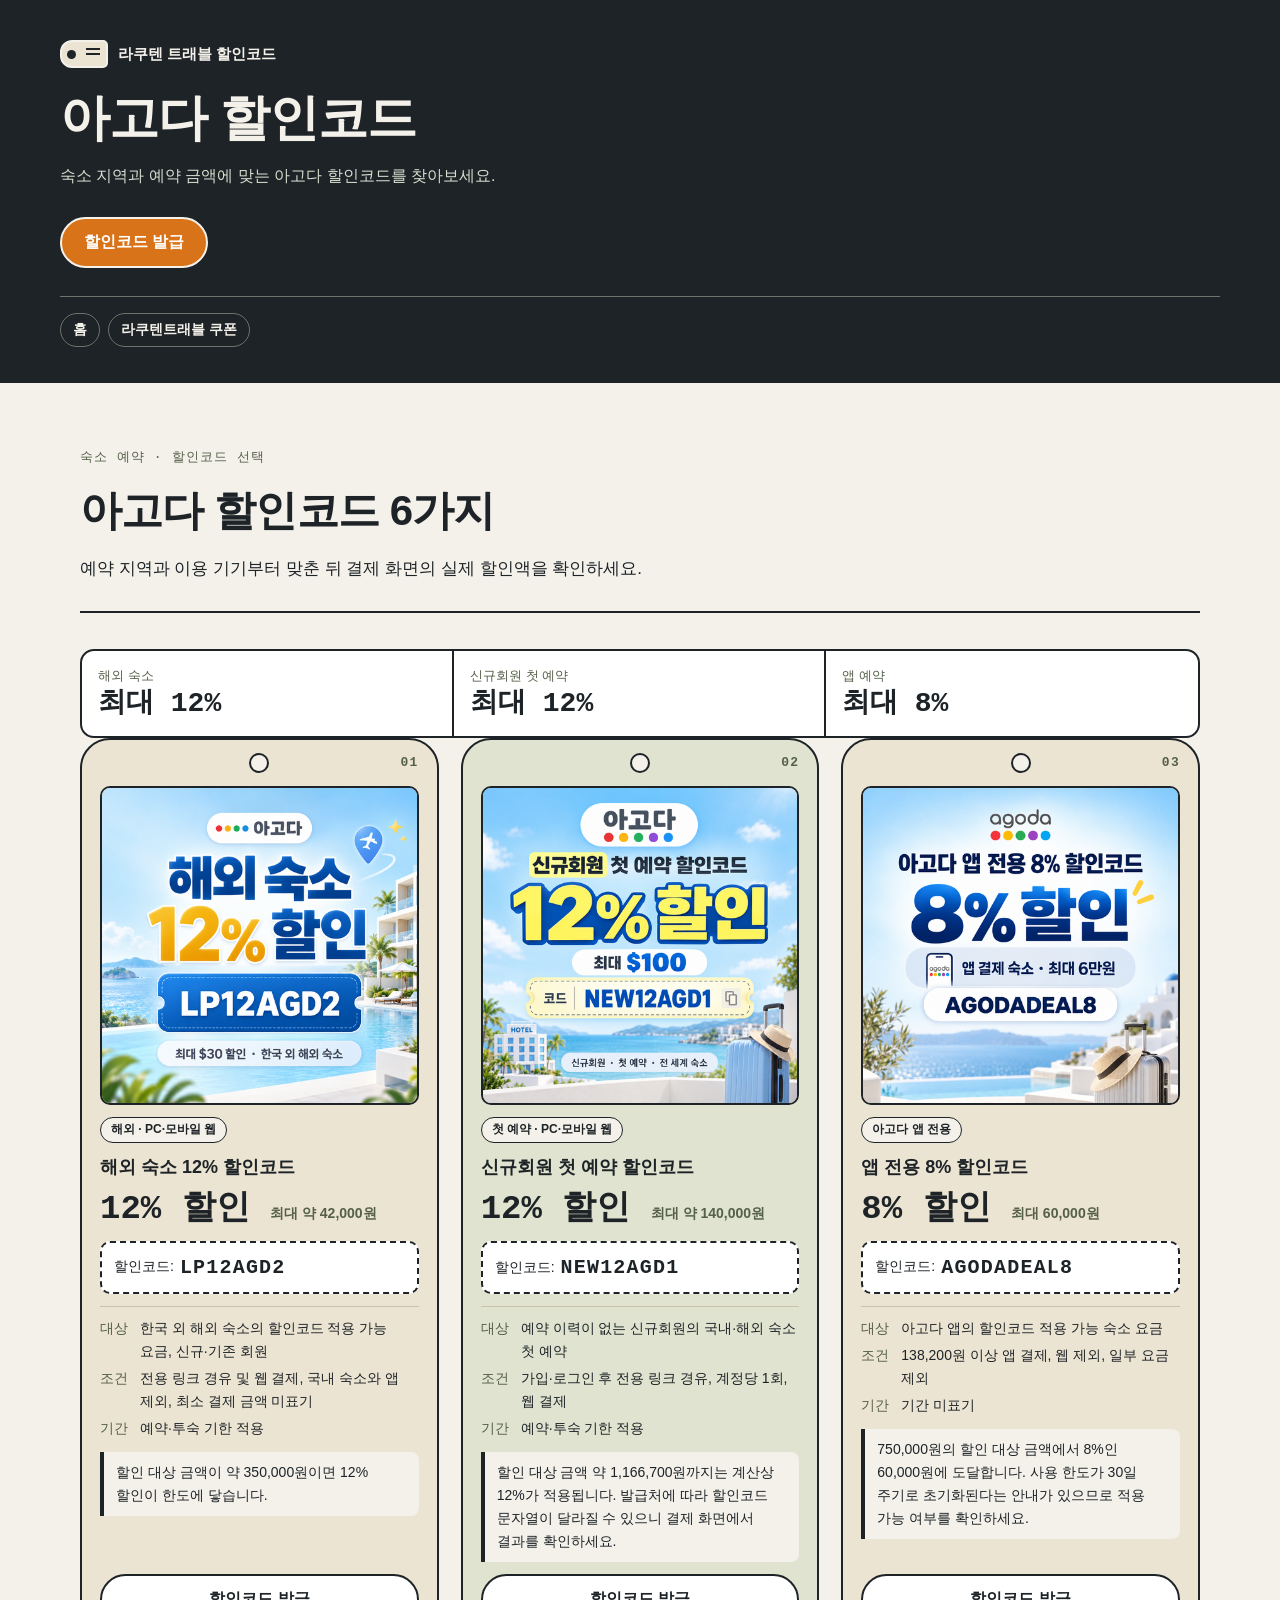
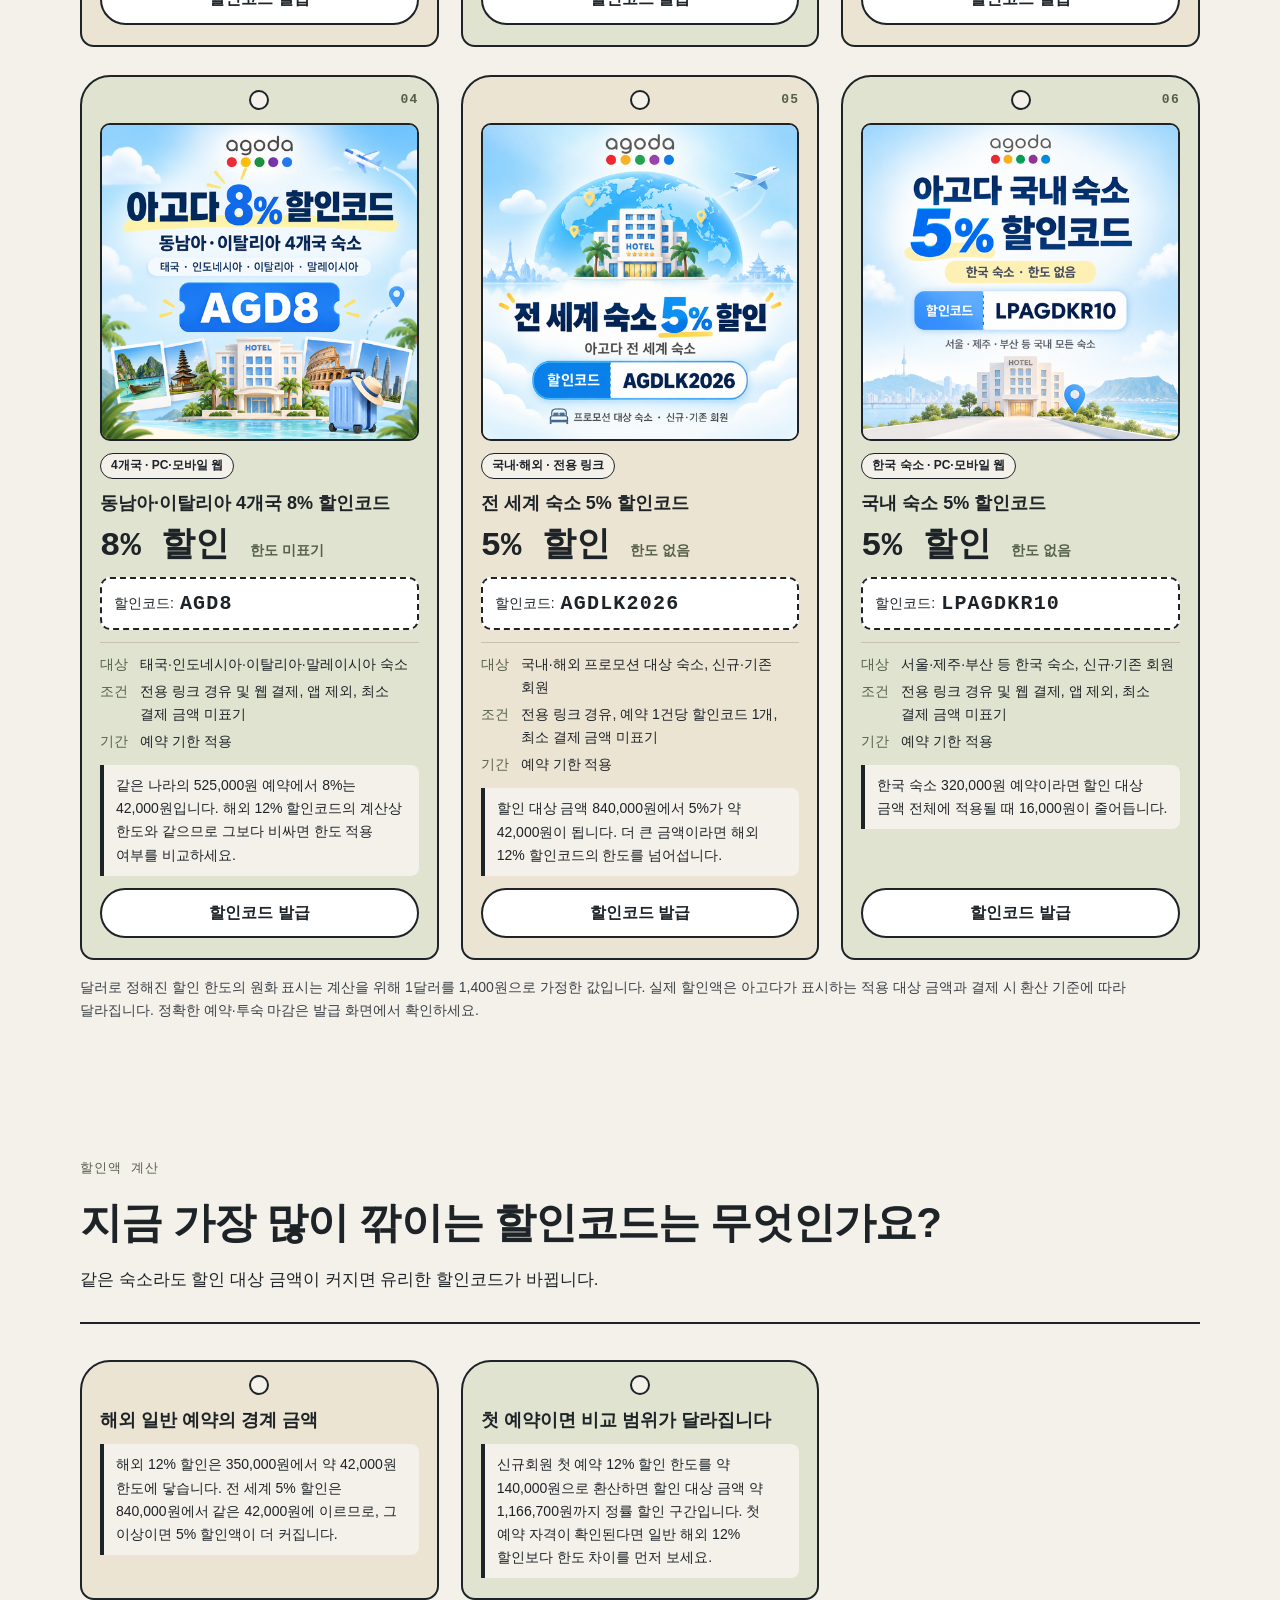
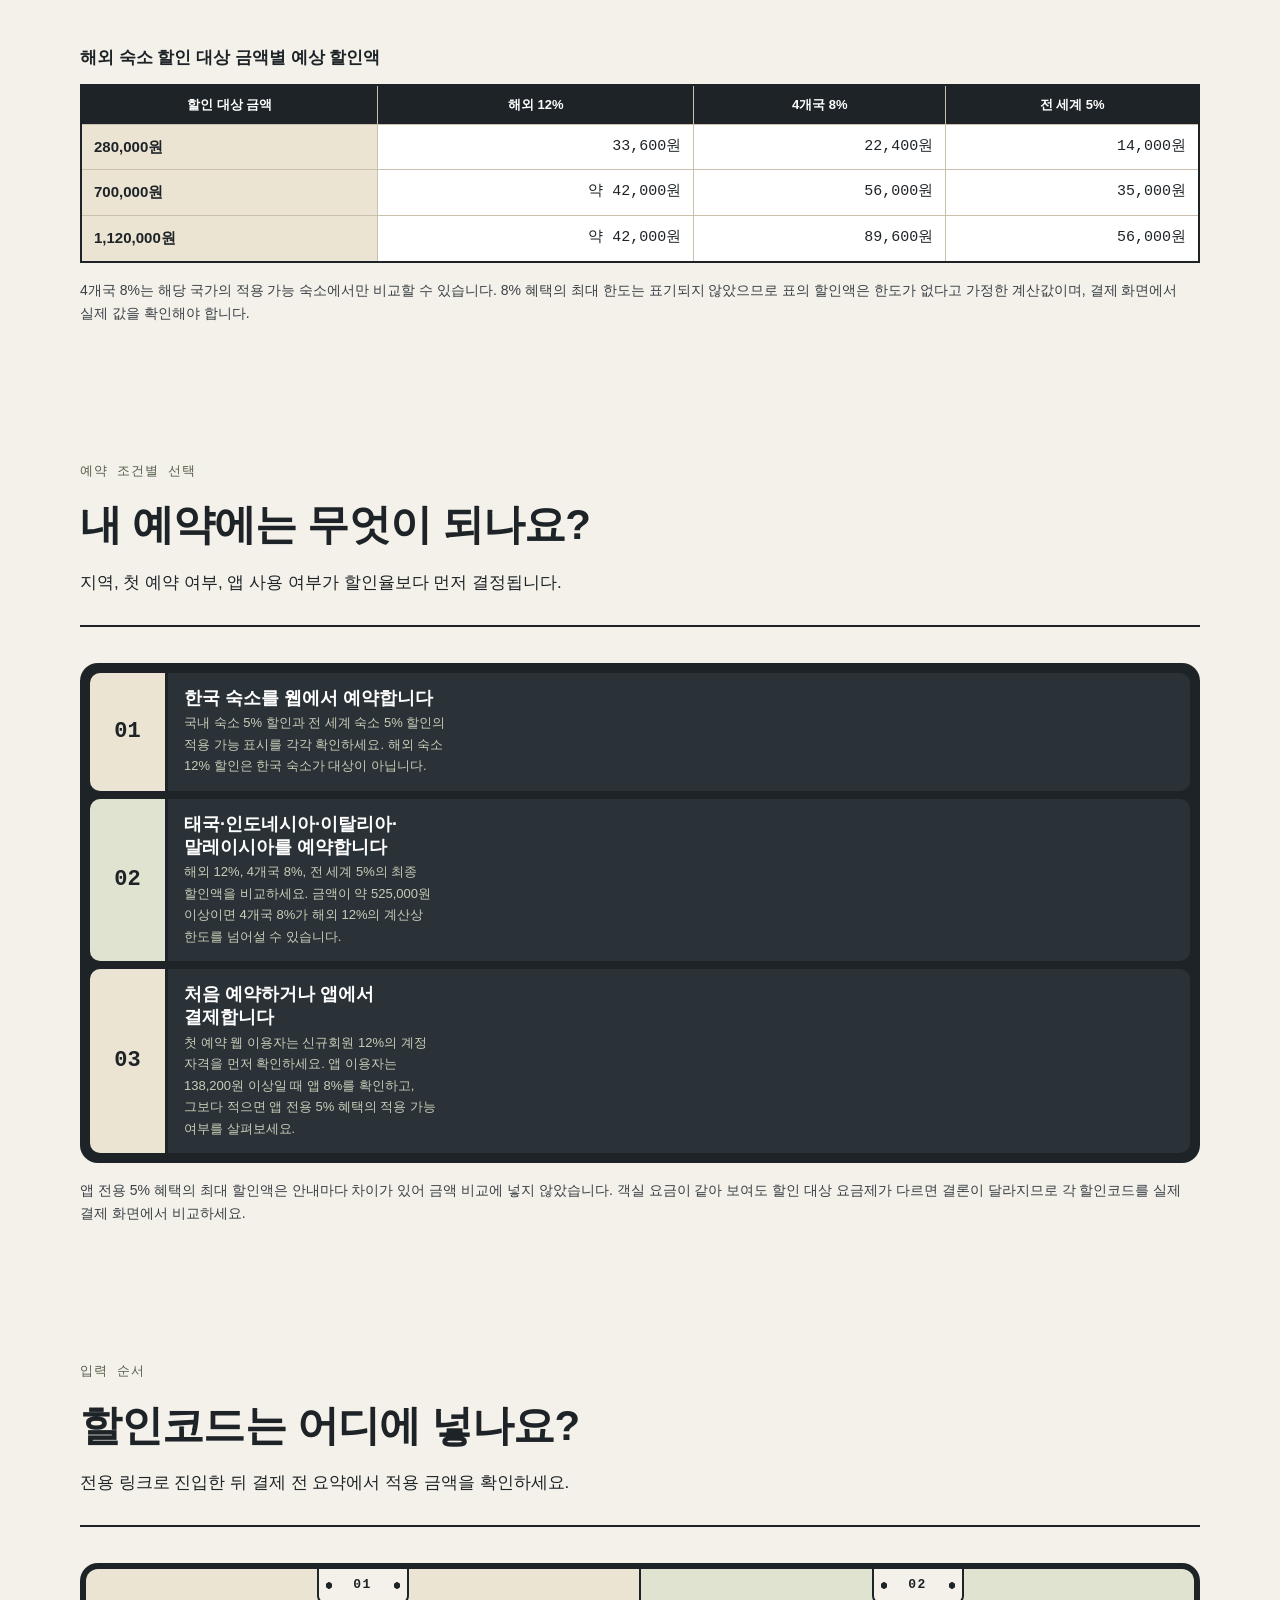
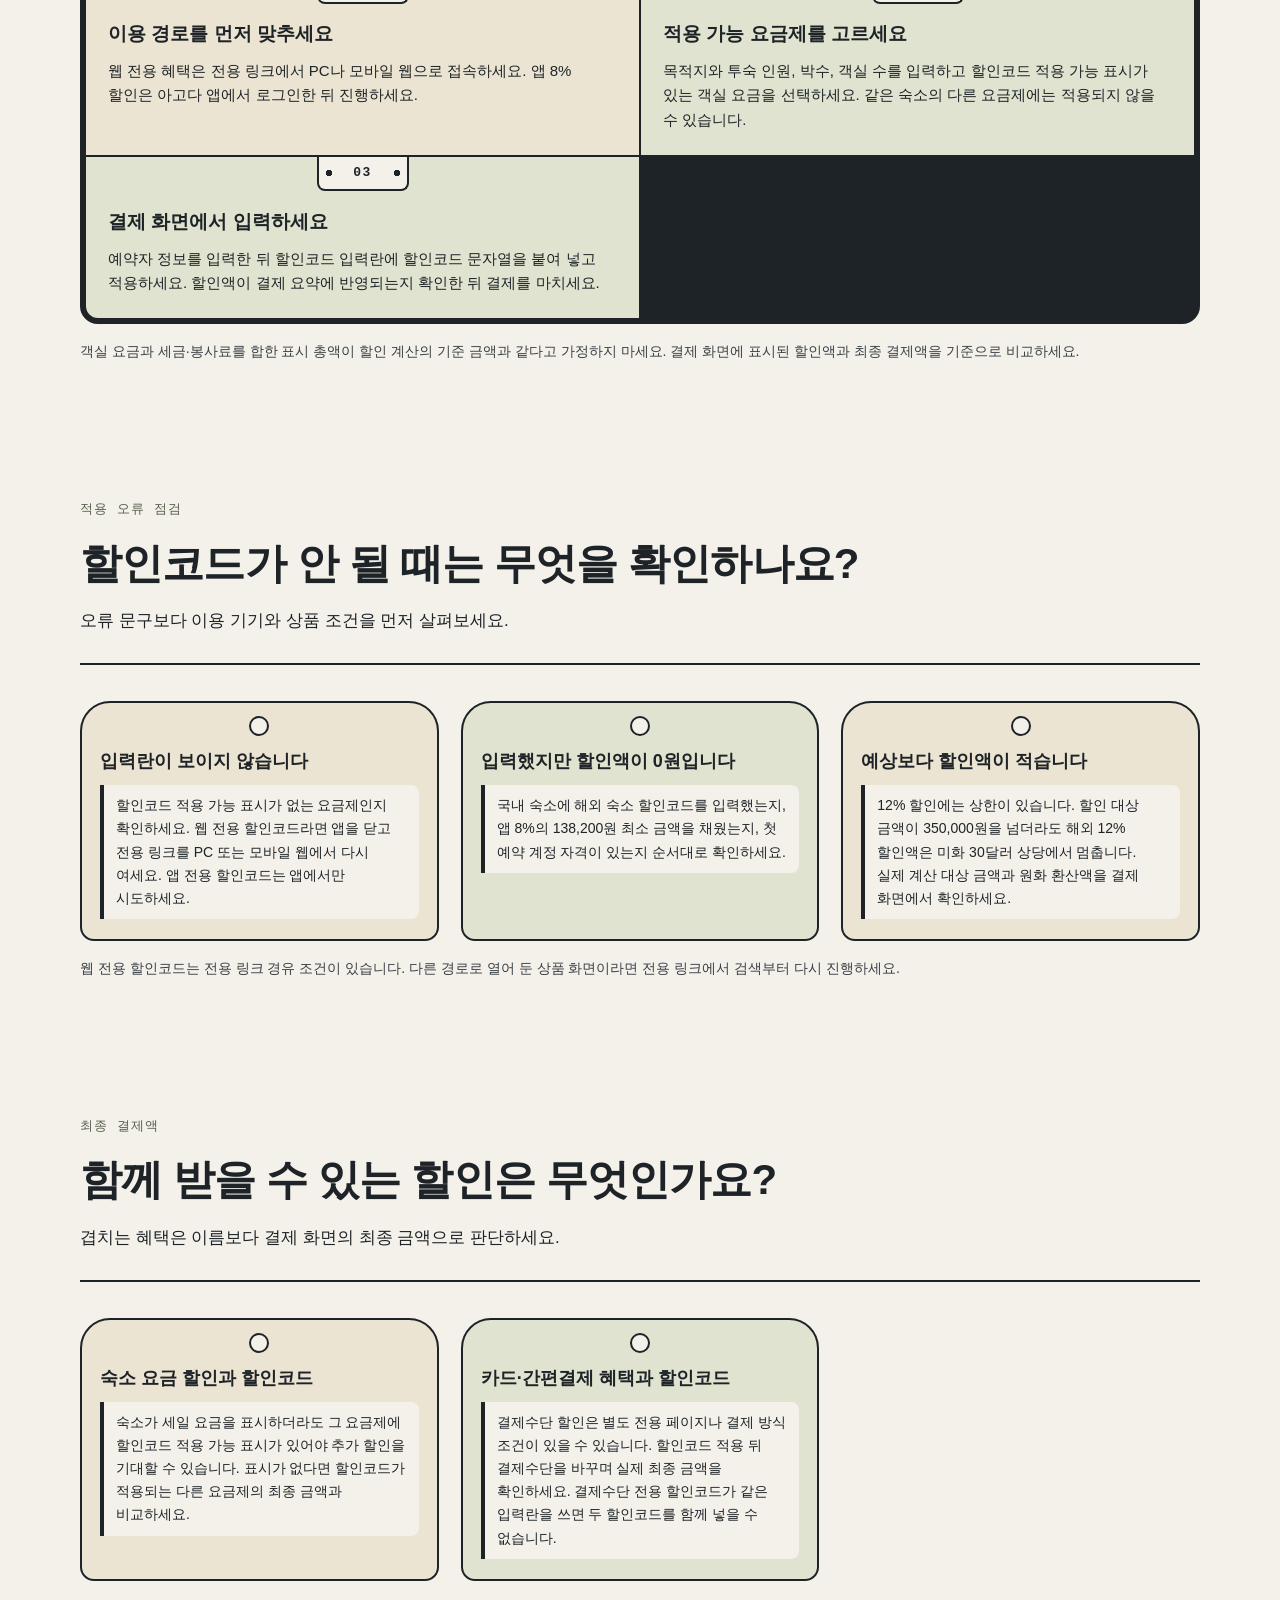
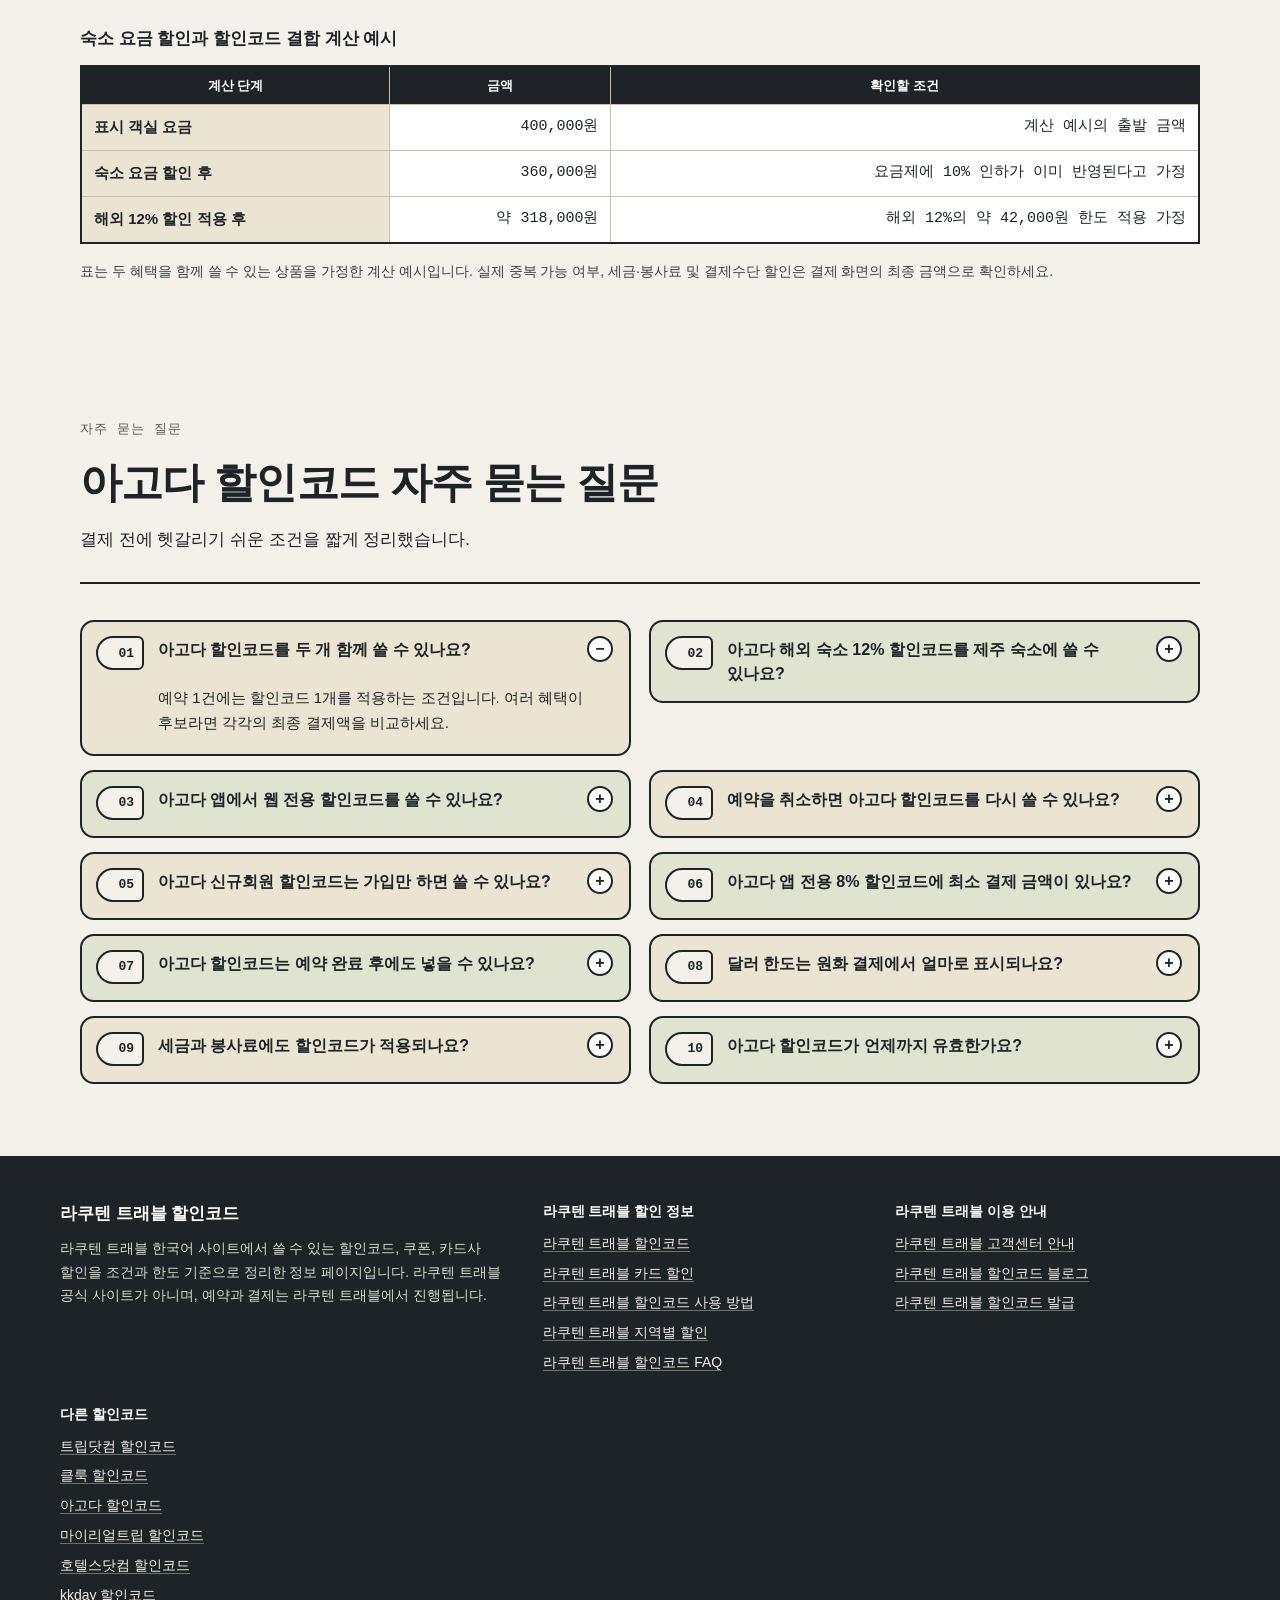
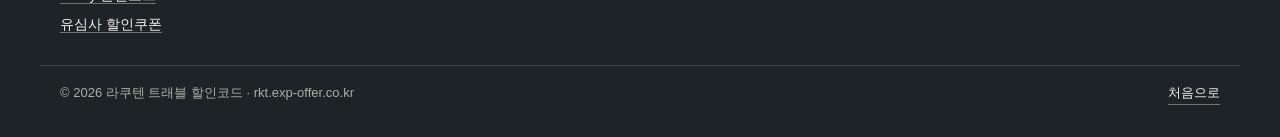
<file: agoda/index.html>
<!doctype html>
<html lang="ko">
<head>
<meta charset="utf-8">
<meta name="viewport" content="width=device-width, initial-scale=1">
<title>아고다 할인코드</title>
<meta name="description" content="아고다 해외 숙소 12% 할인코드와 앱 전용 8% 할인코드를 예약 조건별로 비교하고 적용 방법을 안내합니다.">
<meta name="robots" content="index, follow, max-image-preview:large">
<link rel="canonical" href="https://rkt.exp-offer.co.kr/agoda/">
<meta property="og:site_name" content="라쿠텐 트래블 할인코드">
<meta property="og:locale" content="ko_KR">
<meta property="og:type" content="website">
<meta property="og:title" content="아고다 할인코드">
<meta property="og:description" content="아고다 해외 숙소 12% 할인코드와 앱 전용 8% 할인코드를 예약 조건별로 비교하고 적용 방법을 안내합니다.">
<meta property="og:url" content="https://rkt.exp-offer.co.kr/agoda/">
<meta property="og:image" content="https://rkt.exp-offer.co.kr/images/og-image.jpg">
<meta name="twitter:card" content="summary_large_image">
<meta name="twitter:title" content="아고다 할인코드">
<meta name="twitter:description" content="아고다 해외 숙소 12% 할인코드와 앱 전용 8% 할인코드를 예약 조건별로 비교하고 적용 방법을 안내합니다.">
<meta name="twitter:image" content="https://rkt.exp-offer.co.kr/images/og-image.jpg">
<script type="application/ld+json">{"@context": "https://schema.org", "@graph": [{"@type": "WebPage", "@id": "https://rkt.exp-offer.co.kr/agoda/#webpage", "url": "https://rkt.exp-offer.co.kr/agoda/", "name": "아고다 할인코드", "description": "아고다 해외 숙소 12% 할인코드와 앱 전용 8% 할인코드를 예약 조건별로 비교하고 적용 방법을 안내합니다.", "breadcrumb": {"@id": "https://rkt.exp-offer.co.kr/agoda/#breadcrumb"}}, {"@type": "BreadcrumbList", "@id": "https://rkt.exp-offer.co.kr/agoda/#breadcrumb", "itemListElement": [{"@type": "ListItem", "position": 1, "name": "홈", "item": "https://rkt.exp-offer.co.kr/"}, {"@type": "ListItem", "position": 2, "name": "아고다 할인코드", "item": "https://rkt.exp-offer.co.kr/agoda/"}]}, {"@type": "ItemList", "name": "아고다 할인코드 6가지", "itemListElement": [{"@type": "ListItem", "position": 1, "name": "해외 숙소 12% 할인코드"}, {"@type": "ListItem", "position": 2, "name": "신규회원 첫 예약 할인코드"}, {"@type": "ListItem", "position": 3, "name": "앱 전용 8% 할인코드"}, {"@type": "ListItem", "position": 4, "name": "동남아·이탈리아 4개국 8% 할인코드"}, {"@type": "ListItem", "position": 5, "name": "전 세계 숙소 5% 할인코드"}, {"@type": "ListItem", "position": 6, "name": "국내 숙소 5% 할인코드"}]}]}</script>
<style>
:root{--bg:#f4f1ea;--ink:#1d2327;--olive:#dfe3cf;--sand:#ece4d2;--sub:#55604a;--amber:#d9731a;--line:#c9c1ae}
html{scroll-behavior:smooth;-webkit-text-size-adjust:100%}
body{margin:0;background:var(--bg);color:var(--ink);font-family:-apple-system,BlinkMacSystemFont,"Apple SD Gothic Neo","Pretendard","Noto Sans KR",sans-serif;overflow-x:hidden}
.rx-skip{position:absolute;left:12px;top:-60px;z-index:50;background:var(--ink);color:#fff;padding:8px 14px;border-radius:8px;text-decoration:none;font-weight:700}
.rx-skip:focus{top:12px}
.rx-top{background:var(--ink);color:#f4f1ea;word-break:keep-all}
.rx-top :where(h1,p,dl,dd,dt){margin:0}
.rx-in{max-width:1160px;margin:0 auto;padding:40px 20px 36px;display:grid;grid-template-columns:minmax(0,1.3fr) minmax(0,1fr);gap:28px;align-items:end}
.rx-brand{display:inline-flex;align-items:center;gap:10px;font-weight:800;font-size:15px;color:#f4f1ea;text-decoration:none}
.rx-fob{position:relative;display:inline-block;width:44px;height:24px;background:var(--sand);border:2px solid #f4f1ea;border-radius:12px 5px 5px 12px}
.rx-fob::before{content:"";position:absolute;left:5px;top:50%;width:9px;height:9px;margin-top:-4.5px;border-radius:50%;background:var(--ink)}
.rx-fob::after{content:"";position:absolute;right:6px;top:6px;width:14px;height:2px;background:var(--ink);box-shadow:0 5px 0 var(--ink)}
.rx-top h1{margin-top:18px;font-size:clamp(30px,4.8vw,50px);line-height:1.15;letter-spacing:-.02em;font-weight:800}
.rx-desc{margin-top:14px;font-size:16px;line-height:1.7;color:#d9dccf;max-width:620px}
.rx-nums{display:grid;grid-template-columns:repeat(3,minmax(0,1fr));border:2px solid #f4f1ea;border-radius:14px;overflow:hidden}
.rx-nums div{padding:12px 14px;border-right:2px solid #f4f1ea}
.rx-nums div:last-child{border-right:0}
.rx-nums dt{font-size:12px;color:#c8cdb8}
.rx-nums dd{font-family:ui-monospace,SFMono-Regular,Menlo,Consolas,monospace;font-size:clamp(20px,2.6vw,28px);font-weight:800}
.rx-go{grid-column:1 / -1;justify-self:start;display:inline-block;background:var(--amber);color:#fff;text-decoration:none;font-weight:700;padding:13px 22px;border-radius:999px;border:2px solid #f4f1ea}
.rx-go:hover,.rx-go:focus-visible{background:#f4f1ea;color:var(--ink)}
.rx-nav{position:sticky;top:0;z-index:40;background:var(--bg);border-bottom:2px solid var(--ink)}
.rx-nav-in{max-width:1160px;margin:0 auto;padding:0 20px;display:flex;align-items:center;gap:6px;overflow-x:auto;scrollbar-width:none;-ms-overflow-style:none}
.rx-nav-in::-webkit-scrollbar{display:none}
.rx-nav ul{display:flex;gap:4px;list-style:none;margin:0;padding:10px 0}
.rx-nav a{display:block;white-space:nowrap;text-decoration:none;color:var(--ink);font-weight:700;font-size:14px;padding:7px 12px;border-radius:999px;border:1.5px solid transparent}
.rx-nav ul a:hover,.rx-nav ul a:focus-visible{border-color:var(--ink);background:#fff}
.rx-nav .rx-nav-go{margin-left:auto;background:var(--amber);color:#fff;border:2px solid var(--ink)}
.rx-sep{max-width:1160px;margin:0 auto;padding:0 20px;display:flex;align-items:center;gap:10px}
.rx-sep::after{content:"";order:3;flex:1;height:2px;background:var(--ink)}
.rx-ring{position:relative;width:34px;height:34px;flex:none;border:3px solid var(--ink);border-radius:50%}
.rx-ring::after{content:"";position:absolute;left:14px;top:-3px;width:26px;height:26px;border:3px solid var(--sub);border-radius:50%}
.rx-sep::before{content:attr(data-n);order:2;margin-left:14px;font-family:ui-monospace,SFMono-Regular,Menlo,Consolas,monospace;font-size:13px;font-weight:800;letter-spacing:.12em;color:var(--sub)}
.rx-foot{background:var(--ink);color:#d9dccf;word-break:keep-all;font-size:14px;line-height:1.7}
.rx-foot :where(p,ul){margin:0;padding:0}
.rx-foot ul{list-style:none;display:grid;gap:6px}
.rx-foot-in{max-width:1160px;margin:0 auto;padding:44px 20px 28px;display:grid;grid-template-columns:minmax(0,1.4fr) minmax(0,1fr) minmax(0,1fr);gap:28px}
.rx-foot-name{font-weight:800;font-size:17px;color:#fff;margin-bottom:8px}
.rx-foot-col{font-weight:800;color:#fff;margin-bottom:8px}
.rx-foot a{color:#f4f1ea;text-decoration:none;border-bottom:1px solid #6b746a}
.rx-foot a:hover,.rx-foot a:focus-visible{border-bottom-color:#f4f1ea}
.rx-foot-bot{max-width:1160px;margin:0 auto;padding:16px 20px 32px;border-top:1px solid #3d474d;display:flex;flex-wrap:wrap;justify-content:space-between;gap:10px;font-size:13px;color:#aab0a2}
.rx-pages{grid-column:1 / -1;display:flex;gap:8px;overflow-x:auto;white-space:nowrap;scrollbar-width:none;border-top:1px solid #6b746a;padding-top:16px}
.rx-pages::-webkit-scrollbar{display:none}
.rx-pages a{display:inline-block;flex:none;color:#f4f1ea;text-decoration:none;font-weight:700;font-size:14px;padding:7px 12px;border-radius:999px;border:1.5px solid #6b746a}
.rx-pages a:hover,.rx-pages a:focus-visible,.rx-pages a[aria-current="page"]{border-color:#f4f1ea;background:#f4f1ea;color:var(--ink)}
.rc-more{margin:32px 0 0;text-align:center}
@media (max-width:860px){
.rx-in{grid-template-columns:1fr;padding:30px 16px 28px}
.rx-foot-in{grid-template-columns:1fr 1fr}
.rx-foot-about{grid-column:1 / -1}
}
@media (max-width:520px){
.rx-nums{grid-template-columns:1fr}
.rx-nums div{border-right:0;border-bottom:2px solid #f4f1ea}
.rx-nums div:last-child{border-bottom:0}
.rx-nav-in{padding:0 12px}
.rx-foot-in{grid-template-columns:1fr;padding:36px 16px 24px}
.rx-sep{padding:0 16px}
.rx-foot-bot{padding:14px 16px 28px}
}
.rc{--bg:#f4f1ea;--ink:#1d2327;--olive:#dfe3cf;--sand:#ece4d2;--sub:#55604a;--amber:#d9731a;--line:#c9c1ae;background:var(--bg);color:var(--ink);font-family:-apple-system,BlinkMacSystemFont,"Apple SD Gothic Neo","Pretendard","Noto Sans KR",sans-serif;line-height:1.65;word-break:keep-all;scroll-margin-top:72px}
.rc :where(h2,h3,p,ol,ul,dl,dd,dt,figure,table,caption){margin:0;padding:0}
.rc :where(ol,ul){list-style:none}
.rc *,.rc *::before,.rc *::after{box-sizing:border-box}
.rc-wrap{max-width:1160px;margin:0 auto;padding:64px 20px 72px}
.rc-head{display:grid;gap:18px;grid-template-columns:1fr;border-bottom:2px solid var(--ink);padding-bottom:28px;margin-bottom:36px}
.rc-kicker{font-family:ui-monospace,SFMono-Regular,Menlo,Consolas,monospace;font-size:13px;letter-spacing:.08em;color:var(--sub)}
.rc-head h2{font-size:clamp(28px,4.2vw,42px);line-height:1.2;letter-spacing:-.02em;font-weight:800}
.rc-lead{font-size:17px;max-width:720px}
.rc-stats{display:grid;grid-template-columns:repeat(3,minmax(0,1fr));gap:0;border:2px solid var(--ink);border-radius:14px;overflow:hidden;background:#fff}
.rc-stat{padding:14px 16px;border-right:2px solid var(--ink)}
.rc-stat:last-child{border-right:0}
.rc-stat dt{font-size:13px;color:var(--sub)}
.rc-stat dd{font-family:ui-monospace,SFMono-Regular,Menlo,Consolas,monospace;font-size:clamp(20px,2.6vw,28px);font-weight:700;line-height:1.3}
.rc-stat dd small{font-size:13px;font-weight:500;font-family:-apple-system,BlinkMacSystemFont,"Apple SD Gothic Neo","Pretendard","Noto Sans KR",sans-serif}
.rc-cta{justify-self:start;display:inline-block;background:var(--amber);color:#fff;text-decoration:none;font-weight:700;padding:13px 22px;border-radius:999px;border:2px solid var(--ink)}
.rc-cta:hover,.rc-cta:focus-visible{background:var(--ink)}
.rc-tags{display:grid;grid-template-columns:repeat(3,minmax(0,1fr));gap:28px 22px}
.rc-tag{position:relative;height:100%;display:flex;flex-direction:column;gap:12px;background:var(--sand);border:2px solid var(--ink);border-radius:30px 30px 14px 14px;padding:46px 18px 20px}
.rc-tags>li:nth-child(even) .rc-tag{background:var(--olive)}
.rc-tag::before{content:"";position:absolute;top:13px;left:50%;width:20px;height:20px;margin-left:-10px;border-radius:50%;background:var(--bg);border:2px solid var(--ink)}
.rc-no::before{content:attr(data-n)}
.rc-no{position:absolute;top:12px;right:18px;font-family:ui-monospace,SFMono-Regular,Menlo,Consolas,monospace;font-size:13px;font-weight:700;letter-spacing:.1em;color:var(--sub)}
.rc-img{display:block;width:100%;height:auto;aspect-ratio:1/1;object-fit:cover;border:2px solid var(--ink);border-radius:10px;background:var(--bg);color:transparent;font-size:0}
.rc-kind{display:inline-block;align-self:flex-start;font-size:12px;font-weight:700;padding:2px 10px;border:1.5px solid var(--ink);border-radius:999px;background:var(--bg)}
.rc-tag h3{font-size:18px;line-height:1.35;font-weight:800}
.rc-big{font-family:ui-monospace,SFMono-Regular,Menlo,Consolas,monospace;font-size:34px;font-weight:800;line-height:1.1}
.rc-big span{font-size:14px;font-weight:600;font-family:-apple-system,BlinkMacSystemFont,"Apple SD Gothic Neo","Pretendard","Noto Sans KR",sans-serif;color:var(--sub)}
.rc-code{display:flex;flex-wrap:wrap;align-items:center;gap:6px;background:#fff;border:2px dashed var(--ink);border-radius:10px;padding:8px 12px;font-size:14px}
.rc-code code{font-family:ui-monospace,SFMono-Regular,Menlo,Consolas,monospace;font-size:20px;font-weight:800;letter-spacing:.06em;user-select:all;-webkit-user-select:all;word-break:break-all}
.rc-dl{display:grid;grid-template-columns:auto 1fr;gap:4px 12px;font-size:14px;border-top:1.5px solid var(--line);padding-top:10px}
.rc-dl dt{color:var(--sub);white-space:nowrap}
.rc-calc{font-size:14px;background:var(--bg);border-left:4px solid var(--ink);padding:9px 12px;border-radius:0 8px 8px 0}
.rc-calc strong{font-family:ui-monospace,SFMono-Regular,Menlo,Consolas,monospace}
.rc-go{margin-top:auto;display:block;text-align:center;text-decoration:none;color:var(--ink);font-weight:700;border:2px solid var(--ink);border-radius:999px;padding:10px 14px;background:#fff}
.rc-go:hover,.rc-go:focus-visible{background:var(--ink);color:#fff}
.rc-route{margin-top:auto;font-size:13px;color:var(--sub);border:2px dotted var(--sub);border-radius:999px;padding:9px 14px;text-align:center}
.rc-tablewrap{margin-top:44px}
.rc-table{width:100%;border-collapse:collapse;background:#fff;border:2px solid var(--ink);font-size:15px}
.rc-table caption{caption-side:top;text-align:left;font-weight:800;font-size:17px;padding:0 0 12px}
.rc-table th,.rc-table td{border:1px solid var(--line);padding:10px 12px;text-align:right;font-family:ui-monospace,SFMono-Regular,Menlo,Consolas,monospace}
.rc-table thead th{background:var(--ink);color:#fff;font-family:-apple-system,BlinkMacSystemFont,"Apple SD Gothic Neo","Pretendard","Noto Sans KR",sans-serif;font-size:13px;text-align:center;line-height:1.35}
.rc-table tbody th{text-align:left;background:var(--sand);font-family:-apple-system,BlinkMacSystemFont,"Apple SD Gothic Neo","Pretendard","Noto Sans KR",sans-serif}
.rc-table tbody th span{display:block;font-family:ui-monospace,SFMono-Regular,Menlo,Consolas,monospace;font-weight:500;font-size:13px;color:var(--sub)}
.rc-cap{color:var(--sub);font-size:12px}
.rc-best{background:#fbe8d4;font-weight:800}
.rc-best b{display:block;font-size:12px;color:var(--amber);font-family:-apple-system,BlinkMacSystemFont,"Apple SD Gothic Neo","Pretendard","Noto Sans KR",sans-serif}
.rc-notes{margin-top:16px;display:grid;gap:6px;font-size:14px;color:#3a4046}
.rc-notes a{color:var(--ink);font-weight:700}
@media (max-width:1000px){.rc-tags{grid-template-columns:repeat(2,minmax(0,1fr))}}
@media (max-width:760px){
.rc-wrap{padding:44px 16px 52px}
.rc-stats{grid-template-columns:1fr}
.rc-stat{border-right:0;border-bottom:2px solid var(--ink)}
.rc-stat:last-child{border-bottom:0}
.rc-table,.rc-table thead,.rc-table tbody,.rc-table tr,.rc-table th,.rc-table td{display:block;width:100%}
.rc-table{border:0;background:transparent}
.rc-table caption{display:block;width:100%}
.rc-table thead{position:absolute;width:1px;height:1px;overflow:hidden;clip:rect(0 0 0 0);white-space:nowrap}
.rc-table tbody tr{background:#fff;border:2px solid var(--ink);border-radius:12px;overflow:hidden;margin-bottom:14px}
.rc-table tbody th{border:0;border-bottom:2px solid var(--ink)}
.rc-table td{display:flex;justify-content:space-between;gap:12px;border:0;border-bottom:1px solid var(--line);text-align:right}
.rc-table td:last-child{border-bottom:0}
.rc-table td::before{content:attr(data-label);font-family:-apple-system,BlinkMacSystemFont,"Apple SD Gothic Neo","Pretendard","Noto Sans KR",sans-serif;font-weight:600;color:var(--sub);text-align:left}
.rc-best b{display:inline;margin-right:6px}
}
@media (max-width:640px){.rc-tags{grid-template-columns:1fr}.rc-img{max-width:250px;margin:0 auto}}
.rq{--bg:#f4f1ea;--ink:#1d2327;--olive:#dfe3cf;--sand:#ece4d2;--sub:#55604a;--amber:#d9731a;--line:#c9c1ae;background:var(--bg);color:var(--ink);font-family:-apple-system,BlinkMacSystemFont,"Apple SD Gothic Neo","Pretendard","Noto Sans KR",sans-serif;line-height:1.65;word-break:keep-all;scroll-margin-top:72px}
.rq :where(h2,h3,p,ol,ul,dl,dd,dt,table,caption){margin:0;padding:0}
.rq :where(ol,ul){list-style:none}
.rq *,.rq *::before,.rq *::after{box-sizing:border-box}
.rq-wrap{max-width:1160px;margin:0 auto;padding:64px 20px 72px}
.rq-head{display:grid;gap:18px;border-bottom:2px solid var(--ink);padding-bottom:28px;margin-bottom:32px}
.rq-kicker{font-family:ui-monospace,SFMono-Regular,Menlo,Consolas,monospace;font-size:13px;letter-spacing:.08em;color:var(--sub)}
.rq-head h2{font-size:clamp(28px,4.2vw,42px);line-height:1.2;letter-spacing:-.02em;font-weight:800}
.rq-lead{font-size:17px;max-width:760px}
.rq-stats{display:grid;grid-template-columns:repeat(3,minmax(0,1fr));border:2px solid var(--ink);border-radius:14px;overflow:hidden;background:#fff}
.rq-stat{padding:14px 16px;border-right:2px solid var(--ink)}
.rq-stat:last-child{border-right:0}
.rq-stat dt{font-size:13px;color:var(--sub)}
.rq-stat dd{font-family:ui-monospace,SFMono-Regular,Menlo,Consolas,monospace;font-size:clamp(20px,2.6vw,28px);font-weight:700;line-height:1.3}
.rq-stat dd small{display:block;font-size:13px;font-weight:500;font-family:-apple-system,BlinkMacSystemFont,"Apple SD Gothic Neo","Pretendard","Noto Sans KR",sans-serif}
.rq-cta{justify-self:start;display:inline-block;background:var(--amber);color:#fff;text-decoration:none;font-weight:700;padding:13px 22px;border-radius:999px;border:2px solid var(--ink)}
.rq-cta:hover,.rq-cta:focus-visible{background:var(--ink)}
.rq-rack{display:grid;gap:12px;counter-reset:rq}
.rq-row{display:grid;grid-template-columns:92px minmax(0,1.5fr) repeat(3,minmax(0,1fr));align-items:center;gap:0;background:var(--sand);border:2px solid var(--ink);border-radius:40px 14px 14px 40px;overflow:hidden}
.rq-rack>li:nth-child(even) .rq-row{background:var(--olive)}
.rq-rank{position:relative;align-self:stretch;display:flex;flex-direction:column;justify-content:center;align-items:center;gap:4px;padding:12px 8px 12px 30px;border-right:2px dashed var(--ink);font-weight:800;font-size:15px;text-align:center}
.rq-rank::before{content:"";position:absolute;left:12px;top:50%;width:16px;height:16px;margin-top:-8px;border-radius:50%;background:var(--bg);border:2px solid var(--ink)}
.rq-rank span{font-family:ui-monospace,SFMono-Regular,Menlo,Consolas,monospace;font-size:12px;font-weight:600;color:var(--sub)}
.rq-name{padding:12px 16px;display:grid;gap:4px}
.rq-name h3{font-size:16px;line-height:1.35;font-weight:800}
.rq-name p{font-size:13px;color:#3a4046}
.rq-chip{display:inline-flex;flex-wrap:nowrap;align-items:center;gap:4px;justify-self:start;background:#fff;border:1.5px dashed var(--ink);border-radius:8px;padding:1px 8px;font-size:12px;white-space:nowrap}
.rq-chip code{font-family:ui-monospace,SFMono-Regular,Menlo,Consolas,monospace;font-size:13px;font-weight:800;letter-spacing:.04em;user-select:all;-webkit-user-select:all}
.rq-num{padding:12px 14px;border-left:1px solid var(--line);display:grid;gap:2px;text-align:right}
.rq-num dt{font-size:12px;color:var(--sub)}
.rq-num dd{font-family:ui-monospace,SFMono-Regular,Menlo,Consolas,monospace;font-size:15px;font-weight:700}
.rq-num.rq-total dd{font-size:19px;font-weight:800}
.rq-top{background:#fbe8d4}
.rq-top .rq-rank{color:var(--amber)}
.rq-base{background:#fff}
.rq-rack>li:nth-child(even) .rq-row.rq-base{background:#fff}
.rq-tablewrap{margin-top:44px}
.rq-table{width:100%;border-collapse:collapse;background:#fff;border:2px solid var(--ink);font-size:14px}
.rq-table caption{caption-side:top;text-align:left;font-weight:800;font-size:17px;padding:0 0 12px}
.rq-table th,.rq-table td{border:1px solid var(--line);padding:10px 11px;text-align:left;vertical-align:top}
.rq-table thead th{background:var(--ink);color:#fff;font-size:13px;line-height:1.35}
.rq-table tbody th{background:var(--sand);font-weight:800}
.rq-table tbody th span{display:block;font-weight:500;font-size:12px;color:var(--sub)}
.rq-mono{font-family:ui-monospace,SFMono-Regular,Menlo,Consolas,monospace;white-space:nowrap}
.rq-notes{margin-top:16px;display:grid;gap:6px;font-size:14px;color:#3a4046}
.rq-notes a{color:var(--ink);font-weight:700}
@media (max-width:900px){
.rq-row{grid-template-columns:84px minmax(0,1fr) minmax(0,1fr)}
.rq-rank{grid-row:span 2}
.rq-name{grid-column:2 / 4;border-bottom:1px solid var(--line)}
.rq-num:nth-of-type(1){border-left:0}
.rq-num{text-align:left}
.rq-row .rq-num:last-child{grid-column:2 / 4;border-left:0;border-top:1px solid var(--line)}
.rq-row{grid-template-rows:auto auto auto}
.rq-rank{grid-row:1 / 4}
}
@media (max-width:760px){
.rq-wrap{padding:44px 16px 52px}
.rq-stats{grid-template-columns:1fr}
.rq-stat{border-right:0;border-bottom:2px solid var(--ink)}
.rq-stat:last-child{border-bottom:0}
.rq-table,.rq-table thead,.rq-table tbody,.rq-table tr,.rq-table th,.rq-table td{display:block;width:100%}
.rq-table{border:0;background:transparent}
.rq-table caption{display:block;width:100%}
.rq-table thead{position:absolute;width:1px;height:1px;overflow:hidden;clip:rect(0 0 0 0);white-space:nowrap}
.rq-table tbody tr{background:#fff;border:2px solid var(--ink);border-radius:12px;overflow:hidden;margin-bottom:14px}
.rq-table tbody th{border:0;border-bottom:2px solid var(--ink)}
.rq-table td{display:grid;grid-template-columns:96px minmax(0,1fr);gap:10px;border:0;border-bottom:1px solid var(--line)}
.rq-table td:last-child{border-bottom:0}
.rq-table td::before{content:attr(data-label);font-weight:600;color:var(--sub);font-size:13px}
.rq-mono{white-space:normal}
}
@media (max-width:420px){
.rq-row{grid-template-columns:64px minmax(0,1fr)}
.rq-rank{padding:10px 4px 10px 22px;font-size:13px}
.rq-rank::before{left:6px;width:13px;height:13px;margin-top:-6.5px}
.rq-name{grid-column:2}
.rq-num,.rq-row .rq-num:last-child{grid-column:2;border-left:0;border-top:1px solid var(--line)}
.rq-rank{grid-row:1 / 5}
.rq-row{grid-template-rows:auto auto auto auto}
.rq-table td{grid-template-columns:78px minmax(0,1fr)}
}
.rh{--bg:#f4f1ea;--ink:#1d2327;--olive:#dfe3cf;--sand:#ece4d2;--sub:#55604a;--amber:#d9731a;--line:#c9c1ae;background:var(--bg);color:var(--ink);font-family:-apple-system,BlinkMacSystemFont,"Apple SD Gothic Neo","Pretendard","Noto Sans KR",sans-serif;line-height:1.65;word-break:keep-all;scroll-margin-top:72px}
.rh :where(h2,h3,p,ol,ul,dl,dd,dt){margin:0;padding:0}
.rh :where(ol,ul){list-style:none}
.rh *,.rh *::before,.rh *::after{box-sizing:border-box}
.rh-wrap{max-width:1160px;margin:0 auto;padding:64px 20px 72px}
.rh-head{display:grid;gap:18px;border-bottom:2px solid var(--ink);padding-bottom:28px;margin-bottom:32px}
.rh-kicker{font-family:ui-monospace,SFMono-Regular,Menlo,Consolas,monospace;font-size:13px;letter-spacing:.08em;color:var(--sub)}
.rh-head h2{font-size:clamp(28px,4.2vw,42px);line-height:1.2;letter-spacing:-.02em;font-weight:800}
.rh-lead{font-size:17px;max-width:760px}
.rh-stats{display:grid;grid-template-columns:repeat(3,minmax(0,1fr));border:2px solid var(--ink);border-radius:14px;overflow:hidden;background:#fff}
.rh-stat{padding:14px 16px;border-right:2px solid var(--ink)}
.rh-stat:last-child{border-right:0}
.rh-stat dt{font-size:13px;color:var(--sub)}
.rh-stat dd{font-family:ui-monospace,SFMono-Regular,Menlo,Consolas,monospace;font-size:clamp(20px,2.6vw,28px);font-weight:700;line-height:1.3}
.rh-stat dd small{display:block;font-size:13px;font-weight:500;font-family:-apple-system,BlinkMacSystemFont,"Apple SD Gothic Neo","Pretendard","Noto Sans KR",sans-serif}
.rh-cta{justify-self:start;display:inline-block;background:var(--amber);color:#fff;text-decoration:none;font-weight:700;padding:13px 22px;border-radius:999px;border:2px solid var(--ink)}
.rh-cta:hover,.rh-cta:focus-visible{background:var(--ink)}
.rh-cab{display:grid;grid-template-columns:repeat(2,minmax(0,1fr));gap:2px;background:var(--ink);border:6px solid var(--ink);border-radius:18px;overflow:hidden}
.rh-cell{position:relative;height:100%;display:flex;flex-direction:column;gap:12px;background:var(--sand);padding:52px 22px 22px}
.rh-cab>li:nth-child(4n+2) .rh-cell,.rh-cab>li:nth-child(4n+3) .rh-cell{background:var(--olive)}
.rh-plate{position:absolute;top:0;left:50%;transform:translateX(-50%);min-width:92px;padding:5px 22px 6px;display:block;background:radial-gradient(circle at 10px 50%,var(--ink) 3px,transparent 3.5px),radial-gradient(circle at calc(100% - 10px) 50%,var(--ink) 3px,transparent 3.5px),var(--bg);border:2px solid var(--ink);border-top:0;border-radius:0 0 8px 8px;font-family:ui-monospace,SFMono-Regular,Menlo,Consolas,monospace;font-size:13px;font-weight:800;letter-spacing:.12em;text-align:center}
.rh-plate::before{content:attr(data-n)}
.rh-cell h3{font-size:19px;line-height:1.35;font-weight:800}
.rh-do{font-size:15px}
.rh-do b{font-weight:700;background:#fff;border:1px solid var(--line);border-radius:5px;padding:0 5px}
.rh-chip{display:inline-flex;flex-wrap:nowrap;align-items:center;gap:4px;background:#fff;border:1.5px dashed var(--ink);border-radius:8px;padding:1px 8px;font-size:12px;white-space:nowrap}
.rh-chip code{font-family:ui-monospace,SFMono-Regular,Menlo,Consolas,monospace;font-size:13px;font-weight:800;letter-spacing:.04em;user-select:all;-webkit-user-select:all}
.rh-save{margin-top:auto;display:grid;grid-template-columns:auto minmax(0,1fr);gap:4px 14px;align-items:baseline;background:#fff;border:2px solid var(--ink);border-radius:12px;padding:12px 14px}
.rh-save dt{grid-column:1 / 3;font-size:12px;font-weight:700;color:var(--sub);letter-spacing:.04em}
.rh-save .rh-amt{font-family:ui-monospace,SFMono-Regular,Menlo,Consolas,monospace;font-size:24px;font-weight:800;white-space:nowrap}
.rh-save .rh-why{font-size:14px}
.rh-sum .rh-cell{background:#fbe8d4}
.rh-cab>li.rh-sum .rh-cell{background:#fbe8d4}
.rh-bill{display:grid;gap:8px;font-size:14px}
.rh-bill div{display:flex;justify-content:space-between;gap:12px;border-bottom:1px dashed var(--line);padding-bottom:6px}
.rh-bill dd{font-family:ui-monospace,SFMono-Regular,Menlo,Consolas,monospace;font-weight:700;white-space:nowrap}
.rh-bill .rh-gap{border-bottom:0;border-top:2px solid var(--ink);padding-top:8px}
.rh-bill .rh-gap dt{font-weight:800}
.rh-bill .rh-gap dd{font-size:24px;color:var(--amber);font-weight:800}
.rh-notes{margin-top:16px;display:grid;gap:6px;font-size:14px;color:#3a4046}
.rh-notes a,.rh-do a{color:var(--ink);font-weight:700}
@media (max-width:760px){
.rh-wrap{padding:44px 16px 52px}
.rh-stats{grid-template-columns:1fr}
.rh-stat{border-right:0;border-bottom:2px solid var(--ink)}
.rh-stat:last-child{border-bottom:0}
.rh-cab{grid-template-columns:1fr;border-width:4px}
.rh-cab>li:nth-child(4n+2) .rh-cell,.rh-cab>li:nth-child(4n+3) .rh-cell{background:var(--sand)}
.rh-cab>li:nth-child(even) .rh-cell{background:var(--olive)}
.rh-cell{padding:48px 16px 18px}
.rh-save{grid-template-columns:1fr}
.rh-save dt{grid-column:1}
.rh-cab>li.rh-sum .rh-cell{background:#fbe8d4}
}
.rr{--bg:#f4f1ea;--ink:#1d2327;--olive:#dfe3cf;--sand:#ece4d2;--sub:#55604a;--amber:#d9731a;--line:#c9c1ae;background:var(--bg);color:var(--ink);font-family:-apple-system,BlinkMacSystemFont,"Apple SD Gothic Neo","Pretendard","Noto Sans KR",sans-serif;line-height:1.65;word-break:keep-all;scroll-margin-top:72px}
.rr :where(h2,h3,p,ol,ul,dl,dd,dt,table,caption){margin:0;padding:0}
.rr :where(ol,ul){list-style:none}
.rr *,.rr *::before,.rr *::after{box-sizing:border-box}
.rr-wrap{max-width:1160px;margin:0 auto;padding:64px 20px 72px}
.rr-head{display:grid;gap:18px;border-bottom:2px solid var(--ink);padding-bottom:28px;margin-bottom:32px}
.rr-kicker{font-family:ui-monospace,SFMono-Regular,Menlo,Consolas,monospace;font-size:13px;letter-spacing:.08em;color:var(--sub)}
.rr-head h2{font-size:clamp(28px,4.2vw,42px);line-height:1.2;letter-spacing:-.02em;font-weight:800}
.rr-lead{font-size:17px;max-width:760px}
.rr-stats{display:grid;grid-template-columns:repeat(3,minmax(0,1fr));border:2px solid var(--ink);border-radius:14px;overflow:hidden;background:#fff}
.rr-stat{padding:14px 16px;border-right:2px solid var(--ink)}
.rr-stat:last-child{border-right:0}
.rr-stat dt{font-size:13px;color:var(--sub)}
.rr-stat dd{font-family:ui-monospace,SFMono-Regular,Menlo,Consolas,monospace;font-size:clamp(19px,2.4vw,26px);font-weight:700;line-height:1.3}
.rr-stat dd small{display:block;font-size:13px;font-weight:500;font-family:-apple-system,BlinkMacSystemFont,"Apple SD Gothic Neo","Pretendard","Noto Sans KR",sans-serif}
.rr-cta{justify-self:start;display:inline-block;background:var(--amber);color:#fff;text-decoration:none;font-weight:700;padding:13px 22px;border-radius:999px;border:2px solid var(--ink)}
.rr-cta:hover,.rr-cta:focus-visible{background:var(--ink)}
.rr-board{background:var(--ink);border-radius:18px;padding:10px;display:grid;gap:8px}
.rr-floor{display:grid;grid-template-columns:78px minmax(0,1.1fr) minmax(0,1.3fr) minmax(0,1.4fr);align-items:stretch;background:#2a3237;color:#f4f1ea;border-radius:10px;overflow:hidden}
.rr-fl{display:flex;align-items:center;justify-content:center;background:var(--sand);color:var(--ink);font-family:ui-monospace,SFMono-Regular,Menlo,Consolas,monospace;font-size:22px;font-weight:800;border-right:3px solid var(--ink)}
.rr-fl::before{content:attr(data-n)}
.rr-board>li:nth-child(even) .rr-fl{background:var(--olive)}
.rr-name{padding:14px 16px;display:grid;align-content:center;gap:2px}
.rr-name h3{font-size:18px;line-height:1.3;font-weight:800;color:#fff}
.rr-name p{font-size:13px;color:#c8cdb8}
.rr-camp{padding:14px 16px;border-left:1px solid #3d474d;display:flex;flex-wrap:wrap;align-content:center;gap:6px}
.rr-camp li{font-size:12px;font-weight:700;border:1.5px solid #c8cdb8;border-radius:999px;padding:1px 9px;color:#f4f1ea}
.rr-camp .rr-cnt{border-color:var(--sand);background:var(--sand);color:var(--ink)}
.rr-calc{padding:14px 16px;border-left:1px solid #3d474d;font-size:14px;color:#e6e2d8;display:grid;align-content:center;gap:4px}
.rr-calc b{font-family:ui-monospace,SFMono-Regular,Menlo,Consolas,monospace;color:#fff;font-weight:800;white-space:nowrap}
.rr-calc .rr-ex{display:block;font-size:12px;color:#c8cdb8}
.rr-txt{display:block}
.rr-top .rr-calc b.rr-max{color:#f3a15c}
.rr-tablewrap{margin-top:44px}
.rr-table{width:100%;border-collapse:collapse;background:#fff;border:2px solid var(--ink);font-size:14px}
.rr-table caption{caption-side:top;text-align:left;font-weight:800;font-size:17px;padding:0 0 12px}
.rr-table th,.rr-table td{border:1px solid var(--line);padding:9px 10px;text-align:center}
.rr-table thead th{background:var(--ink);color:#fff;font-size:13px;line-height:1.35}
.rr-table thead th span{display:block;font-weight:500;font-size:11px;color:#c8cdb8}
.rr-table tbody th{text-align:left;background:var(--sand);font-weight:800}
.rr-y{font-weight:700}
.rr-n{color:#8a8f86}
.rr-sum{font-family:ui-monospace,SFMono-Regular,Menlo,Consolas,monospace;font-weight:800}
.rr-best{background:#fbe8d4}
.rr-notes{margin-top:16px;display:grid;gap:6px;font-size:14px;color:#3a4046}
.rr-notes a{color:var(--ink);font-weight:700}
@media (max-width:1000px){
.rr-floor{grid-template-columns:70px minmax(0,1fr) minmax(0,1.3fr)}
.rr-fl{grid-row:span 2}
.rr-calc{grid-column:2 / 4;border-top:1px solid #3d474d}
.rr-camp{border-left:1px solid #3d474d}
}
@media (max-width:760px){
.rr-wrap{padding:44px 16px 52px}
.rr-stats{grid-template-columns:1fr}
.rr-stat{border-right:0;border-bottom:2px solid var(--ink)}
.rr-stat:last-child{border-bottom:0}
.rr-board{padding:6px;border-radius:14px}
.rr-floor{grid-template-columns:54px minmax(0,1fr)}
.rr-fl{grid-row:1 / 4;font-size:17px}
.rr-name,.rr-camp,.rr-calc{grid-column:2;border-left:0}
.rr-camp,.rr-calc{border-top:1px solid #3d474d}
.rr-table,.rr-table thead,.rr-table tbody,.rr-table tr,.rr-table th,.rr-table td{display:block;width:100%}
.rr-table{border:0;background:transparent}
.rr-table caption{display:block;width:100%}
.rr-table thead{position:absolute;width:1px;height:1px;overflow:hidden;clip:rect(0 0 0 0);white-space:nowrap}
.rr-table tbody tr{background:#fff;border:2px solid var(--ink);border-radius:12px;overflow:hidden;margin-bottom:12px}
.rr-table tbody th{border:0;border-bottom:2px solid var(--ink)}
.rr-table td{display:flex;justify-content:space-between;gap:12px;border:0;border-bottom:1px solid var(--line);text-align:right}
.rr-table td:last-child{border-bottom:0}
.rr-table td::before{content:attr(data-label);font-weight:600;color:var(--sub);text-align:left}
}
.rf{--bg:#f4f1ea;--ink:#1d2327;--olive:#dfe3cf;--sand:#ece4d2;--sub:#55604a;--amber:#d9731a;--line:#c9c1ae;background:var(--bg);color:var(--ink);font-family:-apple-system,BlinkMacSystemFont,"Apple SD Gothic Neo","Pretendard","Noto Sans KR",sans-serif;line-height:1.7;word-break:keep-all;scroll-margin-top:72px}
.rf :where(h2,h3,p,ol,ul,dl,dd,dt){margin:0;padding:0}
.rf :where(ol,ul){list-style:none}
.rf *,.rf *::before,.rf *::after{box-sizing:border-box}
.rf-wrap{max-width:1160px;margin:0 auto;padding:64px 20px 72px}
.rf-head{display:grid;gap:14px;border-bottom:2px solid var(--ink);padding-bottom:26px;margin-bottom:30px}
.rf-kicker{font-family:ui-monospace,SFMono-Regular,Menlo,Consolas,monospace;font-size:13px;letter-spacing:.08em;color:var(--sub)}
.rf-head h2{font-size:clamp(28px,4.2vw,42px);line-height:1.2;letter-spacing:-.02em;font-weight:800}
.rf-lead{font-size:17px;max-width:760px}
.rf-list{display:grid;grid-template-columns:repeat(2,minmax(0,1fr));gap:14px 18px;align-items:start;counter-reset:rf}
.rf-item{counter-increment:rf;background:#fff;border:2px solid var(--ink);border-radius:14px;overflow:hidden}
.rf-list>li:nth-child(4n+1) .rf-item,.rf-list>li:nth-child(4n+4) .rf-item{background:var(--sand)}
.rf-list>li:nth-child(4n+2) .rf-item,.rf-list>li:nth-child(4n+3) .rf-item{background:var(--olive)}
.rf-item summary{position:relative;display:block;cursor:pointer;list-style:none;padding:16px 58px 16px 76px;min-height:64px}
.rf-item summary::-webkit-details-marker{display:none}
.rf-item summary::before{content:counter(rf,decimal-leading-zero);position:absolute;left:14px;top:14px;width:48px;height:34px;display:flex;align-items:center;justify-content:flex-end;padding-right:8px;background:var(--bg);border:2px solid var(--ink);border-radius:17px 6px 6px 17px;font-family:ui-monospace,SFMono-Regular,Menlo,Consolas,monospace;font-size:13px;font-weight:800}
.rf-item summary::after{content:"+";position:absolute;right:16px;top:14px;width:26px;height:26px;border:2px solid var(--ink);border-radius:50%;display:flex;align-items:center;justify-content:center;font-weight:800;background:#fff}
.rf-item[open] summary::after{content:"−"}
.rf-item summary h3{font-size:16px;line-height:1.45;font-weight:800}
.rf-body{padding:0 20px 18px 76px;display:grid;gap:8px;font-size:15px}
.rf-body strong{font-weight:800}
.rf-body a{color:var(--ink);font-weight:700}
.rf-chip{display:inline-flex;flex-wrap:nowrap;align-items:center;gap:4px;background:#fff;border:1.5px dashed var(--ink);border-radius:8px;padding:0 7px;font-size:12px;white-space:nowrap;vertical-align:1px}
.rf-chip code{font-family:ui-monospace,SFMono-Regular,Menlo,Consolas,monospace;font-size:13px;font-weight:800;letter-spacing:.04em;user-select:all;-webkit-user-select:all}
.rf-item summary:focus-visible{outline:3px solid var(--amber);outline-offset:-3px}
@media (max-width:860px){.rf-list{grid-template-columns:1fr}}
@media (max-width:760px){
.rf-wrap{padding:44px 16px 52px}
.rf-item summary{padding:14px 52px 14px 64px}
.rf-item summary::before{left:10px;width:44px;height:30px;font-size:12px}
.rf-body{padding:0 16px 16px 16px}
}
</style>
</head>
<body>
<a class="rx-skip" href="#main">본문 바로가기</a>
<header class="rx-top" id="top">
<div class="rx-in">
<div>
<a class="rx-brand" href="../"><span class="rx-fob" aria-hidden="true"></span>라쿠텐 트래블 할인코드</a>
<h1>아고다 할인코드</h1>
<p class="rx-desc">숙소 지역과 예약 금액에 맞는 아고다 할인코드를 찾아보세요.</p>
</div>
<a class="rx-go" href="http://app.ac/w3PhiqJ73" target="_blank" rel="nofollow sponsored noopener">할인코드 발급</a>
<nav class="rx-pages" aria-label="페이지 메뉴">
<a href="../">홈</a>
<a href="../coupon/">라쿠텐트래블 쿠폰</a>
</nav>
</div>
</header>
<main id="main">
<section class="rc" id="agoda-codes" aria-labelledby="agoda-codes-title"><div class="rc-wrap">
  <header class="rc-head"><p class="rc-kicker">숙소 예약 · 할인코드 선택</p><h2 id="agoda-codes-title">아고다 할인코드 6가지</h2><p class="rc-lead">예약 지역과 이용 기기부터 맞춘 뒤 결제 화면의 실제 할인액을 확인하세요.</p></header>
  <dl class="rc-stats"><div class="rc-stat"><dt>해외 숙소</dt><dd>최대 12%</dd></div><div class="rc-stat"><dt>신규회원 첫 예약</dt><dd>최대 12%</dd></div><div class="rc-stat"><dt>앱 예약</dt><dd>최대 8%</dd></div></dl>
  <ol class="rc-tags">
    <li><article class="rc-tag"><span class="rc-no" aria-hidden="true" data-n="01"></span><img class="rc-img" src="images/LP12AGD2.png" width="250" height="250" alt="아고다 해외 숙소 12% 할인코드" loading="lazy"><p class="rc-kind">해외 · PC·모바일 웹</p><h3>해외 숙소 12% 할인코드</h3><p class="rc-big">12% 할인 <span>최대 약 42,000원</span></p><p class="rc-code">할인코드: <code>LP12AGD2</code></p><dl class="rc-dl"><dt>대상</dt><dd>한국 외 해외 숙소의 할인코드 적용 가능 요금, 신규·기존 회원</dd><dt>조건</dt><dd>전용 링크 경유 및 웹 결제, 국내 숙소와 앱 제외, 최소 결제 금액 미표기</dd><dt>기간</dt><dd>예약·투숙 기한 적용</dd></dl><p class="rc-calc">할인 대상 금액이 약 350,000원이면 12% 할인이 한도에 닿습니다.</p><a class="rc-go" href="https://app.ac/w3PhiqJ73" target="_blank" rel="nofollow sponsored noopener">할인코드 발급</a></article></li>
    <li><article class="rc-tag"><span class="rc-no" aria-hidden="true" data-n="02"></span><img class="rc-img" src="images/NEW12AGD1.png" width="250" height="250" alt="아고다 신규회원 첫 예약 할인코드" loading="lazy"><p class="rc-kind">첫 예약 · PC·모바일 웹</p><h3>신규회원 첫 예약 할인코드</h3><p class="rc-big">12% 할인 <span>최대 약 140,000원</span></p><p class="rc-code">할인코드: <code>NEW12AGD1</code></p><dl class="rc-dl"><dt>대상</dt><dd>예약 이력이 없는 신규회원의 국내·해외 숙소 첫 예약</dd><dt>조건</dt><dd>가입·로그인 후 전용 링크 경유, 계정당 1회, 웹 결제</dd><dt>기간</dt><dd>예약·투숙 기한 적용</dd></dl><p class="rc-calc">할인 대상 금액 약 1,166,700원까지는 계산상 12%가 적용됩니다. 발급처에 따라 할인코드 문자열이 달라질 수 있으니 결제 화면에서 결과를 확인하세요.</p><a class="rc-go" href="https://app.ac/w3PhiqJ73" target="_blank" rel="nofollow sponsored noopener">할인코드 발급</a></article></li>
    <li><article class="rc-tag"><span class="rc-no" aria-hidden="true" data-n="03"></span><img class="rc-img" src="images/AGODADEAL8.png" width="250" height="250" alt="아고다 앱 전용 8% 할인코드" loading="lazy"><p class="rc-kind">아고다 앱 전용</p><h3>앱 전용 8% 할인코드</h3><p class="rc-big">8% 할인 <span>최대 60,000원</span></p><p class="rc-code">할인코드: <code>AGODADEAL8</code></p><dl class="rc-dl"><dt>대상</dt><dd>아고다 앱의 할인코드 적용 가능 숙소 요금</dd><dt>조건</dt><dd>138,200원 이상 앱 결제, 웹 제외, 일부 요금 제외</dd><dt>기간</dt><dd>기간 미표기</dd></dl><p class="rc-calc">750,000원의 할인 대상 금액에서 8%인 60,000원에 도달합니다. 사용 한도가 30일 주기로 초기화된다는 안내가 있으므로 적용 가능 여부를 확인하세요.</p><a class="rc-go" href="https://app.ac/w3PhiqJ73" target="_blank" rel="nofollow sponsored noopener">할인코드 발급</a></article></li>
    <li><article class="rc-tag"><span class="rc-no" aria-hidden="true" data-n="04"></span><img class="rc-img" src="images/AGD8.png" width="250" height="250" alt="아고다 동남아 이탈리아 4개국 8% 할인코드" loading="lazy"><p class="rc-kind">4개국 · PC·모바일 웹</p><h3>동남아·이탈리아 4개국 8% 할인코드</h3><p class="rc-big">8% 할인 <span>한도 미표기</span></p><p class="rc-code">할인코드: <code>AGD8</code></p><dl class="rc-dl"><dt>대상</dt><dd>태국·인도네시아·이탈리아·말레이시아 숙소</dd><dt>조건</dt><dd>전용 링크 경유 및 웹 결제, 앱 제외, 최소 결제 금액 미표기</dd><dt>기간</dt><dd>예약 기한 적용</dd></dl><p class="rc-calc">같은 나라의 525,000원 예약에서 8%는 42,000원입니다. 해외 12% 할인코드의 계산상 한도와 같으므로 그보다 비싸면 한도 적용 여부를 비교하세요.</p><a class="rc-go" href="https://app.ac/w3PhiqJ73" target="_blank" rel="nofollow sponsored noopener">할인코드 발급</a></article></li>
    <li><article class="rc-tag"><span class="rc-no" aria-hidden="true" data-n="05"></span><img class="rc-img" src="images/AGDLK2026.png" width="250" height="250" alt="아고다 전 세계 숙소 5% 할인코드" loading="lazy"><p class="rc-kind">국내·해외 · 전용 링크</p><h3>전 세계 숙소 5% 할인코드</h3><p class="rc-big">5% 할인 <span>한도 없음</span></p><p class="rc-code">할인코드: <code>AGDLK2026</code></p><dl class="rc-dl"><dt>대상</dt><dd>국내·해외 프로모션 대상 숙소, 신규·기존 회원</dd><dt>조건</dt><dd>전용 링크 경유, 예약 1건당 할인코드 1개, 최소 결제 금액 미표기</dd><dt>기간</dt><dd>예약 기한 적용</dd></dl><p class="rc-calc">할인 대상 금액 840,000원에서 5%가 약 42,000원이 됩니다. 더 큰 금액이라면 해외 12% 할인코드의 한도를 넘어섭니다.</p><a class="rc-go" href="https://app.ac/w3PhiqJ73" target="_blank" rel="nofollow sponsored noopener">할인코드 발급</a></article></li>
    <li><article class="rc-tag"><span class="rc-no" aria-hidden="true" data-n="06"></span><img class="rc-img" src="images/LPAGDKR10.png" width="250" height="250" alt="아고다 국내 숙소 5% 할인코드" loading="lazy"><p class="rc-kind">한국 숙소 · PC·모바일 웹</p><h3>국내 숙소 5% 할인코드</h3><p class="rc-big">5% 할인 <span>한도 없음</span></p><p class="rc-code">할인코드: <code>LPAGDKR10</code></p><dl class="rc-dl"><dt>대상</dt><dd>서울·제주·부산 등 한국 숙소, 신규·기존 회원</dd><dt>조건</dt><dd>전용 링크 경유 및 웹 결제, 앱 제외, 최소 결제 금액 미표기</dd><dt>기간</dt><dd>예약 기한 적용</dd></dl><p class="rc-calc">한국 숙소 320,000원 예약이라면 할인 대상 금액 전체에 적용될 때 16,000원이 줄어듭니다.</p><a class="rc-go" href="https://app.ac/w3PhiqJ73" target="_blank" rel="nofollow sponsored noopener">할인코드 발급</a></article></li>
  </ol>
  <div class="rc-notes"><p>달러로 정해진 할인 한도의 원화 표시는 계산을 위해 1달러를 1,400원으로 가정한 값입니다. 실제 할인액은 아고다가 표시하는 적용 대상 금액과 결제 시 환산 기준에 따라 달라집니다. 정확한 예약·투숙 마감은 발급 화면에서 확인하세요.</p></div>
</div></section>

<section class="rc" id="agoda-best" aria-labelledby="agoda-best-title"><div class="rc-wrap"><header class="rc-head"><p class="rc-kicker">할인액 계산</p><h2 id="agoda-best-title">지금 가장 많이 깎이는 할인코드는 무엇인가요?</h2><p class="rc-lead">같은 숙소라도 할인 대상 금액이 커지면 유리한 할인코드가 바뀝니다.</p></header>
  <ol class="rc-tags"><li><article class="rc-tag"><h3>해외 일반 예약의 경계 금액</h3><p class="rc-calc">해외 12% 할인은 350,000원에서 약 42,000원 한도에 닿습니다. 전 세계 5% 할인은 840,000원에서 같은 42,000원에 이르므로, 그 이상이면 5% 할인액이 더 커집니다.</p></article></li><li><article class="rc-tag"><h3>첫 예약이면 비교 범위가 달라집니다</h3><p class="rc-calc">신규회원 첫 예약 12% 할인 한도를 약 140,000원으로 환산하면 할인 대상 금액 약 1,166,700원까지 정률 할인 구간입니다. 첫 예약 자격이 확인된다면 일반 해외 12% 할인보다 한도 차이를 먼저 보세요.</p></article></li></ol>
  <div class="rc-tablewrap"><table class="rc-table"><caption>해외 숙소 할인 대상 금액별 예상 할인액</caption><thead><tr><th scope="col">할인 대상 금액</th><th scope="col">해외 12%</th><th scope="col">4개국 8%</th><th scope="col">전 세계 5%</th></tr></thead><tbody><tr><th scope="row">280,000원</th><td data-label="해외 12%">33,600원</td><td data-label="4개국 8%">22,400원</td><td data-label="전 세계 5%">14,000원</td></tr><tr><th scope="row">700,000원</th><td data-label="해외 12%">약 42,000원</td><td data-label="4개국 8%">56,000원</td><td data-label="전 세계 5%">35,000원</td></tr><tr><th scope="row">1,120,000원</th><td data-label="해외 12%">약 42,000원</td><td data-label="4개국 8%">89,600원</td><td data-label="전 세계 5%">56,000원</td></tr></tbody></table></div><div class="rc-notes"><p>4개국 8%는 해당 국가의 적용 가능 숙소에서만 비교할 수 있습니다. 8% 혜택의 최대 한도는 표기되지 않았으므로 표의 할인액은 한도가 없다고 가정한 계산값이며, 결제 화면에서 실제 값을 확인해야 합니다.</p></div>
</div></section>

<section class="rc" id="agoda-fit" aria-labelledby="agoda-fit-title"><div class="rc-wrap"><header class="rc-head"><p class="rc-kicker">예약 조건별 선택</p><h2 id="agoda-fit-title">내 예약에는 무엇이 되나요?</h2><p class="rc-lead">지역, 첫 예약 여부, 앱 사용 여부가 할인율보다 먼저 결정됩니다.</p></header>
  <ol class="rr-board"><li><article class="rr-floor"><span class="rr-fl" aria-hidden="true" data-n="01"></span><div class="rr-name"><h3>한국 숙소를 웹에서 예약합니다</h3><p>국내 숙소 5% 할인과 전 세계 숙소 5% 할인의 적용 가능 표시를 각각 확인하세요. 해외 숙소 12% 할인은 한국 숙소가 대상이 아닙니다.</p></div></article></li><li><article class="rr-floor"><span class="rr-fl" aria-hidden="true" data-n="02"></span><div class="rr-name"><h3>태국·인도네시아·이탈리아·말레이시아를 예약합니다</h3><p>해외 12%, 4개국 8%, 전 세계 5%의 최종 할인액을 비교하세요. 금액이 약 525,000원 이상이면 4개국 8%가 해외 12%의 계산상 한도를 넘어설 수 있습니다.</p></div></article></li><li><article class="rr-floor"><span class="rr-fl" aria-hidden="true" data-n="03"></span><div class="rr-name"><h3>처음 예약하거나 앱에서 결제합니다</h3><p>첫 예약 웹 이용자는 신규회원 12%의 계정 자격을 먼저 확인하세요. 앱 이용자는 138,200원 이상일 때 앱 8%를 확인하고, 그보다 적으면 앱 전용 5% 혜택의 적용 가능 여부를 살펴보세요.</p></div></article></li></ol>
  <div class="rc-notes"><p>앱 전용 5% 혜택의 최대 할인액은 안내마다 차이가 있어 금액 비교에 넣지 않았습니다. 객실 요금이 같아 보여도 할인 대상 요금제가 다르면 결론이 달라지므로 각 할인코드를 실제 결제 화면에서 비교하세요.</p></div>
</div></section>

<section class="rc" id="agoda-how" aria-labelledby="agoda-how-title"><div class="rc-wrap"><header class="rc-head"><p class="rc-kicker">입력 순서</p><h2 id="agoda-how-title">할인코드는 어디에 넣나요?</h2><p class="rc-lead">전용 링크로 진입한 뒤 결제 전 요약에서 적용 금액을 확인하세요.</p></header>
  <ol class="rh-cab"><li><article class="rh-cell"><span class="rh-plate" aria-hidden="true" data-n="01"></span><h3>이용 경로를 먼저 맞추세요</h3><p class="rh-do">웹 전용 혜택은 전용 링크에서 PC나 모바일 웹으로 접속하세요. 앱 8% 할인은 아고다 앱에서 로그인한 뒤 진행하세요.</p></article></li><li><article class="rh-cell"><span class="rh-plate" aria-hidden="true" data-n="02"></span><h3>적용 가능 요금제를 고르세요</h3><p class="rh-do">목적지와 투숙 인원, 박수, 객실 수를 입력하고 할인코드 적용 가능 표시가 있는 객실 요금을 선택하세요. 같은 숙소의 다른 요금제에는 적용되지 않을 수 있습니다.</p></article></li><li><article class="rh-cell"><span class="rh-plate" aria-hidden="true" data-n="03"></span><h3>결제 화면에서 입력하세요</h3><p class="rh-do">예약자 정보를 입력한 뒤 할인코드 입력란에 할인코드 문자열을 붙여 넣고 적용하세요. 할인액이 결제 요약에 반영되는지 확인한 뒤 결제를 마치세요.</p></article></li></ol>
  <div class="rc-notes"><p>객실 요금과 세금·봉사료를 합한 표시 총액이 할인 계산의 기준 금액과 같다고 가정하지 마세요. 결제 화면에 표시된 할인액과 최종 결제액을 기준으로 비교하세요.</p></div>
</div></section>

<section class="rc" id="agoda-trouble" aria-labelledby="agoda-trouble-title"><div class="rc-wrap"><header class="rc-head"><p class="rc-kicker">적용 오류 점검</p><h2 id="agoda-trouble-title">할인코드가 안 될 때는 무엇을 확인하나요?</h2><p class="rc-lead">오류 문구보다 이용 기기와 상품 조건을 먼저 살펴보세요.</p></header>
  <ol class="rc-tags"><li><article class="rc-tag"><h3>입력란이 보이지 않습니다</h3><p class="rc-calc">할인코드 적용 가능 표시가 없는 요금제인지 확인하세요. 웹 전용 할인코드라면 앱을 닫고 전용 링크를 PC 또는 모바일 웹에서 다시 여세요. 앱 전용 할인코드는 앱에서만 시도하세요.</p></article></li><li><article class="rc-tag"><h3>입력했지만 할인액이 0원입니다</h3><p class="rc-calc">국내 숙소에 해외 숙소 할인코드를 입력했는지, 앱 8%의 138,200원 최소 금액을 채웠는지, 첫 예약 계정 자격이 있는지 순서대로 확인하세요.</p></article></li><li><article class="rc-tag"><h3>예상보다 할인액이 적습니다</h3><p class="rc-calc">12% 할인에는 상한이 있습니다. 할인 대상 금액이 350,000원을 넘더라도 해외 12% 할인액은 미화 30달러 상당에서 멈춥니다. 실제 계산 대상 금액과 원화 환산액을 결제 화면에서 확인하세요.</p></article></li></ol>
  <div class="rc-notes"><p>웹 전용 할인코드는 전용 링크 경유 조건이 있습니다. 다른 경로로 열어 둔 상품 화면이라면 전용 링크에서 검색부터 다시 진행하세요.</p></div>
</div></section>

<section class="rc" id="agoda-stack" aria-labelledby="agoda-stack-title"><div class="rc-wrap"><header class="rc-head"><p class="rc-kicker">최종 결제액</p><h2 id="agoda-stack-title">함께 받을 수 있는 할인은 무엇인가요?</h2><p class="rc-lead">겹치는 혜택은 이름보다 결제 화면의 최종 금액으로 판단하세요.</p></header>
  <ol class="rc-tags"><li><article class="rc-tag"><h3>숙소 요금 할인과 할인코드</h3><p class="rc-calc">숙소가 세일 요금을 표시하더라도 그 요금제에 할인코드 적용 가능 표시가 있어야 추가 할인을 기대할 수 있습니다. 표시가 없다면 할인코드가 적용되는 다른 요금제의 최종 금액과 비교하세요.</p></article></li><li><article class="rc-tag"><h3>카드·간편결제 혜택과 할인코드</h3><p class="rc-calc">결제수단 할인은 별도 전용 페이지나 결제 방식 조건이 있을 수 있습니다. 할인코드 적용 뒤 결제수단을 바꾸며 실제 최종 금액을 확인하세요. 결제수단 전용 할인코드가 같은 입력란을 쓰면 두 할인코드를 함께 넣을 수 없습니다.</p></article></li></ol>
  <div class="rc-tablewrap"><table class="rc-table"><caption>숙소 요금 할인과 할인코드 결합 계산 예시</caption><thead><tr><th scope="col">계산 단계</th><th scope="col">금액</th><th scope="col">확인할 조건</th></tr></thead><tbody><tr><th scope="row">표시 객실 요금</th><td data-label="금액">400,000원</td><td data-label="확인할 조건">계산 예시의 출발 금액</td></tr><tr><th scope="row">숙소 요금 할인 후</th><td data-label="금액">360,000원</td><td data-label="확인할 조건">요금제에 10% 인하가 이미 반영된다고 가정</td></tr><tr><th scope="row">해외 12% 할인 적용 후</th><td data-label="금액">약 318,000원</td><td data-label="확인할 조건">해외 12%의 약 42,000원 한도 적용 가정</td></tr></tbody></table></div><div class="rc-notes"><p>표는 두 혜택을 함께 쓸 수 있는 상품을 가정한 계산 예시입니다. 실제 중복 가능 여부, 세금·봉사료 및 결제수단 할인은 결제 화면의 최종 금액으로 확인하세요.</p></div>
</div></section>

<section class="rc" id="agoda-faq" aria-labelledby="agoda-faq-title"><div class="rc-wrap"><header class="rc-head"><p class="rc-kicker">자주 묻는 질문</p><h2 id="agoda-faq-title">아고다 할인코드 자주 묻는 질문</h2><p class="rc-lead">결제 전에 헷갈리기 쉬운 조건을 짧게 정리했습니다.</p></header>
  <ol class="rf-list"><li><details class="rf-item" open><summary><h3>아고다 할인코드를 두 개 함께 쓸 수 있나요?</h3></summary><div class="rf-body"><p>예약 1건에는 할인코드 1개를 적용하는 조건입니다. 여러 혜택이 후보라면 각각의 최종 결제액을 비교하세요.</p></div></details></li><li><details class="rf-item"><summary><h3>아고다 해외 숙소 12% 할인코드를 제주 숙소에 쓸 수 있나요?</h3></summary><div class="rf-body"><p>한국 숙소에는 적용되지 않습니다. 국내 숙소 대상 할인코드나 전 세계 프로모션 대상 할인코드의 적용 여부를 확인하세요.</p></div></details></li><li><details class="rf-item"><summary><h3>아고다 앱에서 웹 전용 할인코드를 쓸 수 있나요?</h3></summary><div class="rf-body"><p>웹 전용 할인코드는 앱에서 적용되지 않습니다. 앱 예약이라면 앱 전용 할인코드의 최소 금액과 대상 요금을 확인하세요.</p></div></details></li><li><details class="rf-item"><summary><h3>예약을 취소하면 아고다 할인코드를 다시 쓸 수 있나요?</h3></summary><div class="rf-body"><p>재사용 가능 여부는 할인코드별 조건에 따라 확인해야 합니다. 취소를 확정하기 전에 해당 예약의 취소 규정과 혜택 복원 안내를 확인하세요.</p></div></details></li><li><details class="rf-item"><summary><h3>아고다 신규회원 할인코드는 가입만 하면 쓸 수 있나요?</h3></summary><div class="rf-body"><p>가입만으로는 충분하지 않습니다. 아고다 예약 이력이 없는 계정의 첫 예약이어야 하며, 웹에서 전용 링크를 거쳐야 합니다.</p></div></details></li><li><details class="rf-item"><summary><h3>아고다 앱 전용 8% 할인코드에 최소 결제 금액이 있나요?</h3></summary><div class="rf-body"><p>138,200원 이상인 적용 가능 예약에 사용합니다. 결제 화면의 할인 대상 금액이 기준을 넘는지 확인하세요.</p></div></details></li><li><details class="rf-item"><summary><h3>아고다 할인코드는 예약 완료 후에도 넣을 수 있나요?</h3></summary><div class="rf-body"><p>할인코드는 결제 화면에서 예약을 확정하기 전에 입력해야 합니다. 최종 결제액에 할인이 반영되지 않았다면 결제를 마치기 전에 다시 확인하세요.</p></div></details></li><li><details class="rf-item"><summary><h3>달러 한도는 원화 결제에서 얼마로 표시되나요?</h3></summary><div class="rf-body"><p>실제 원화 한도는 결제 화면의 환산 기준에 따라 달라집니다. 본문의 약 42,000원과 약 140,000원은 1달러를 1,400원으로 놓은 계산 예시입니다.</p></div></details></li><li><details class="rf-item"><summary><h3>세금과 봉사료에도 할인코드가 적용되나요?</h3></summary><div class="rf-body"><p>표시 총액 전체가 할인 대상이라고 단정할 수 없습니다. 객실 요금과 세금·봉사료가 나뉜 결제 요약에서 실제 할인액을 확인하세요.</p></div></details></li><li><details class="rf-item"><summary><h3>아고다 할인코드가 언제까지 유효한가요?</h3></summary><div class="rf-body"><p>혜택마다 예약·투숙 기한이 다릅니다. 할인코드 발급 화면에서 본인의 예약일과 투숙일이 각각 조건 안에 있는지 확인하세요.</p></div></details></li></ol>
</div></section>

</main>
<footer class="rx-foot">
<div class="rx-foot-in">
<div class="rx-foot-about">
<p class="rx-foot-name">라쿠텐 트래블 할인코드</p>
<p>라쿠텐 트래블 한국어 사이트에서 쓸 수 있는 할인코드, 쿠폰, 카드사 할인을 조건과 한도 기준으로 정리한 정보 페이지입니다. 라쿠텐 트래블 공식 사이트가 아니며, 예약과 결제는 라쿠텐 트래블에서 진행됩니다.</p>
</div>
<div>
<p class="rx-foot-col">라쿠텐 트래블 할인 정보</p>
<ul>
<li><a href="../#codes">라쿠텐 트래블 할인코드</a></li>
<li><a href="../#cards">라쿠텐 트래블 카드 할인</a></li>
<li><a href="../#howto">라쿠텐 트래블 할인코드 사용 방법</a></li>
<li><a href="../#regions">라쿠텐 트래블 지역별 할인</a></li>
<li><a href="../#faq">라쿠텐 트래블 할인코드 FAQ</a></li>
</ul>
</div>
<div>
<p class="rx-foot-col">라쿠텐 트래블 이용 안내</p>
<ul>
<li><a href="https://rkt.exp-offer.co.kr/support.html">라쿠텐 트래블 고객센터 안내</a></li>
<li><a href="https://rkt.exp-offer.co.kr/blog/">라쿠텐 트래블 할인코드 블로그</a></li>
<li><a href="https://app.ac/YbwMP3l13" target="_blank" rel="nofollow sponsored noopener">라쿠텐 트래블 할인코드 발급</a></li>
</ul>
</div>
<!--@FOOTER-LINKS-->
<div>
<p class="rx-foot-col">다른 할인코드</p>
<ul>
<li><a href="../tripcom/">트립닷컴 할인코드</a></li>
<li><a href="../klook/">클룩 할인코드</a></li>
<li><a href="../agoda/">아고다 할인코드</a></li>
<li><a href="../myrealtrip/">마이리얼트립 할인코드</a></li>
<li><a href="../hotelscom/">호텔스닷컴 할인코드</a></li>
<li><a href="../kkday/">kkday 할인코드</a></li>
<li><a href="../usimsa/">유심사 할인쿠폰</a></li>
</ul>
</div>
<!--@/FOOTER-LINKS-->
</div>
<div class="rx-foot-bot">
<p>© 2026 라쿠텐 트래블 할인코드 · rkt.exp-offer.co.kr</p>
<a href="#top">처음으로</a>
</div>
</footer>
</body>
</html>
</file>
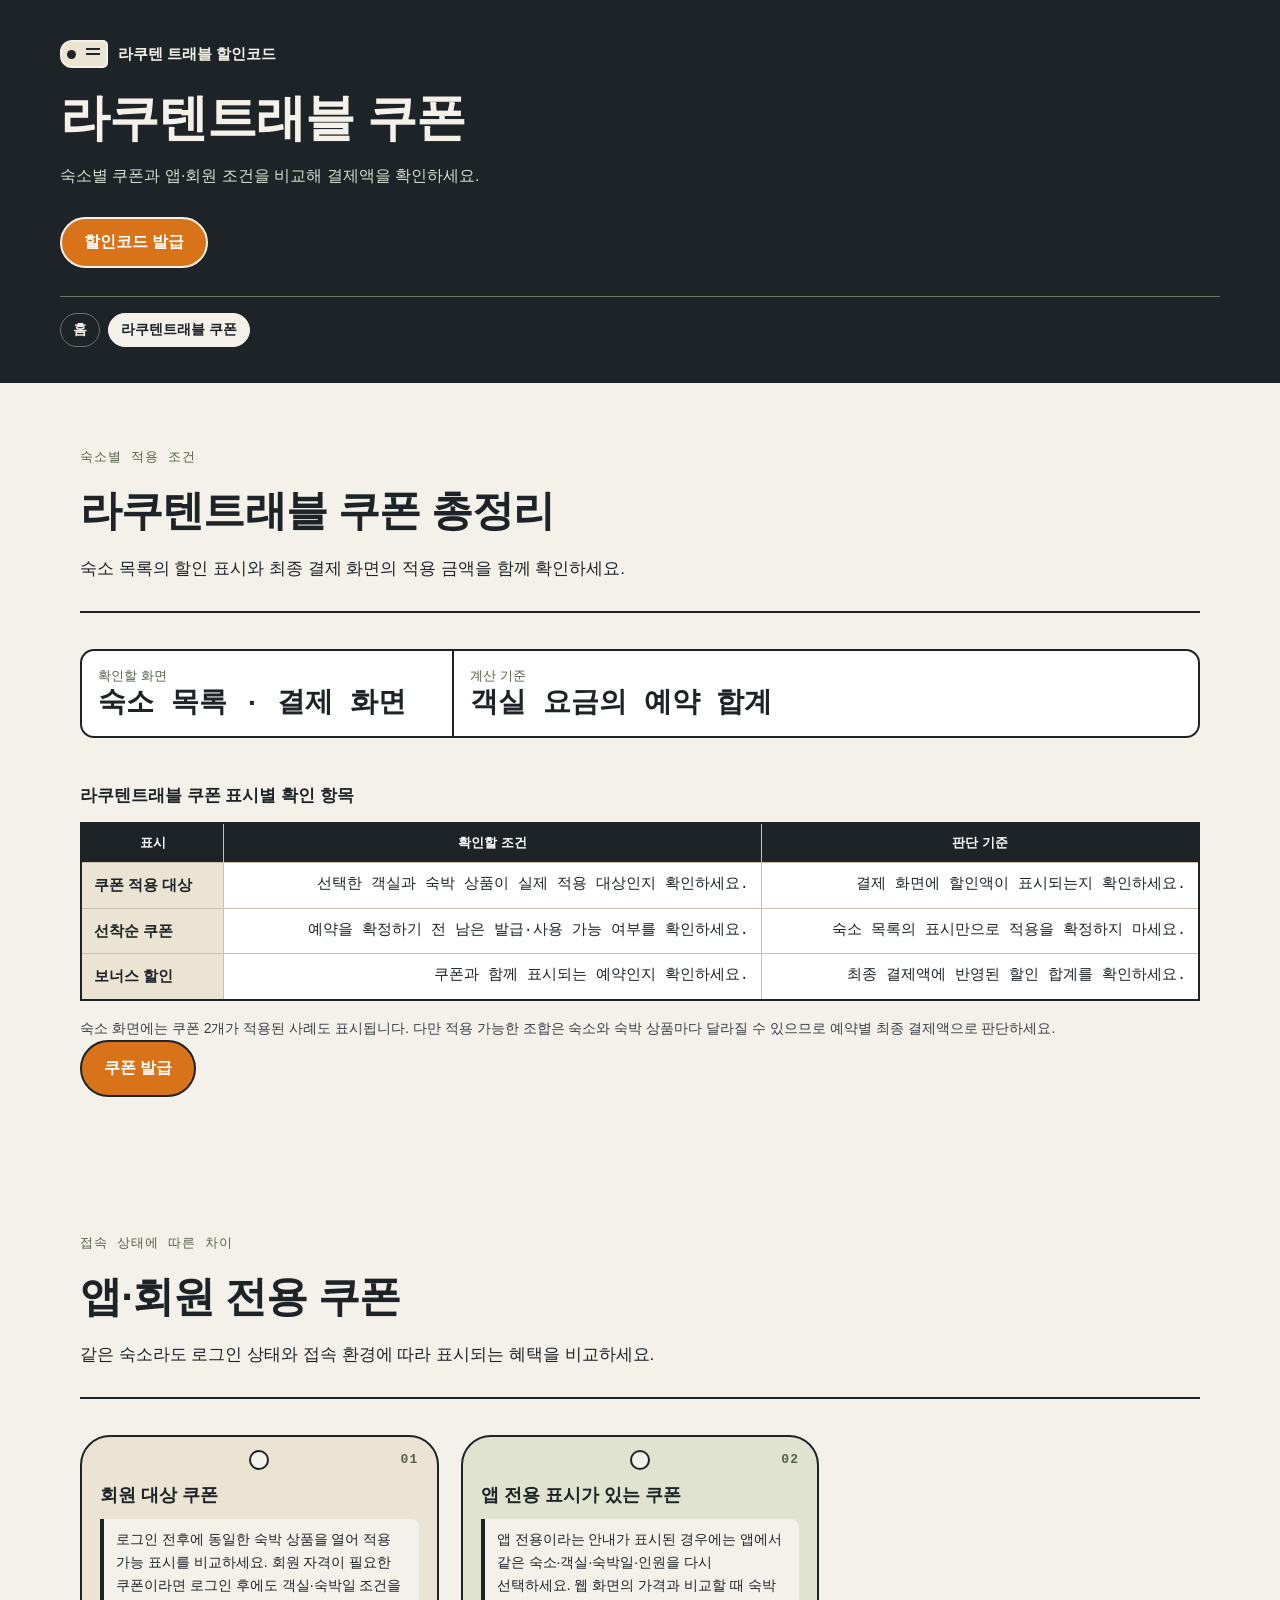
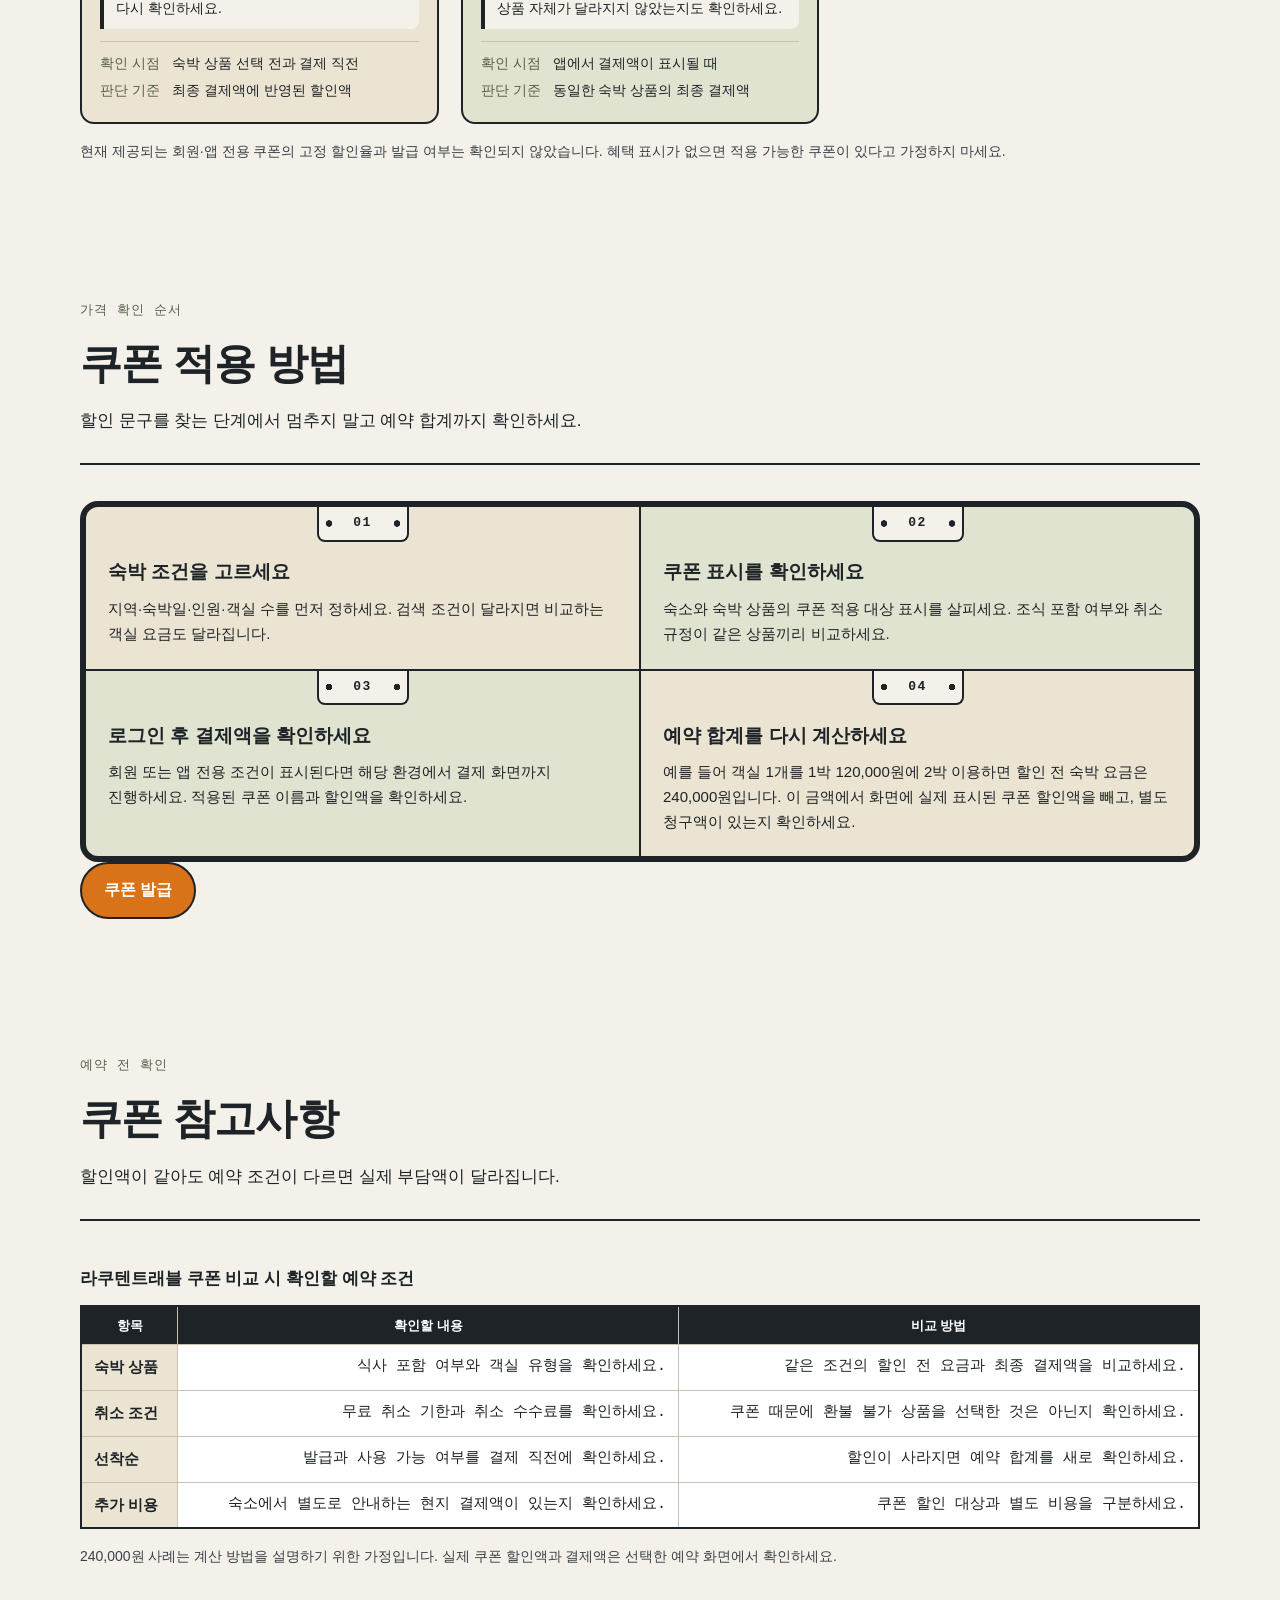
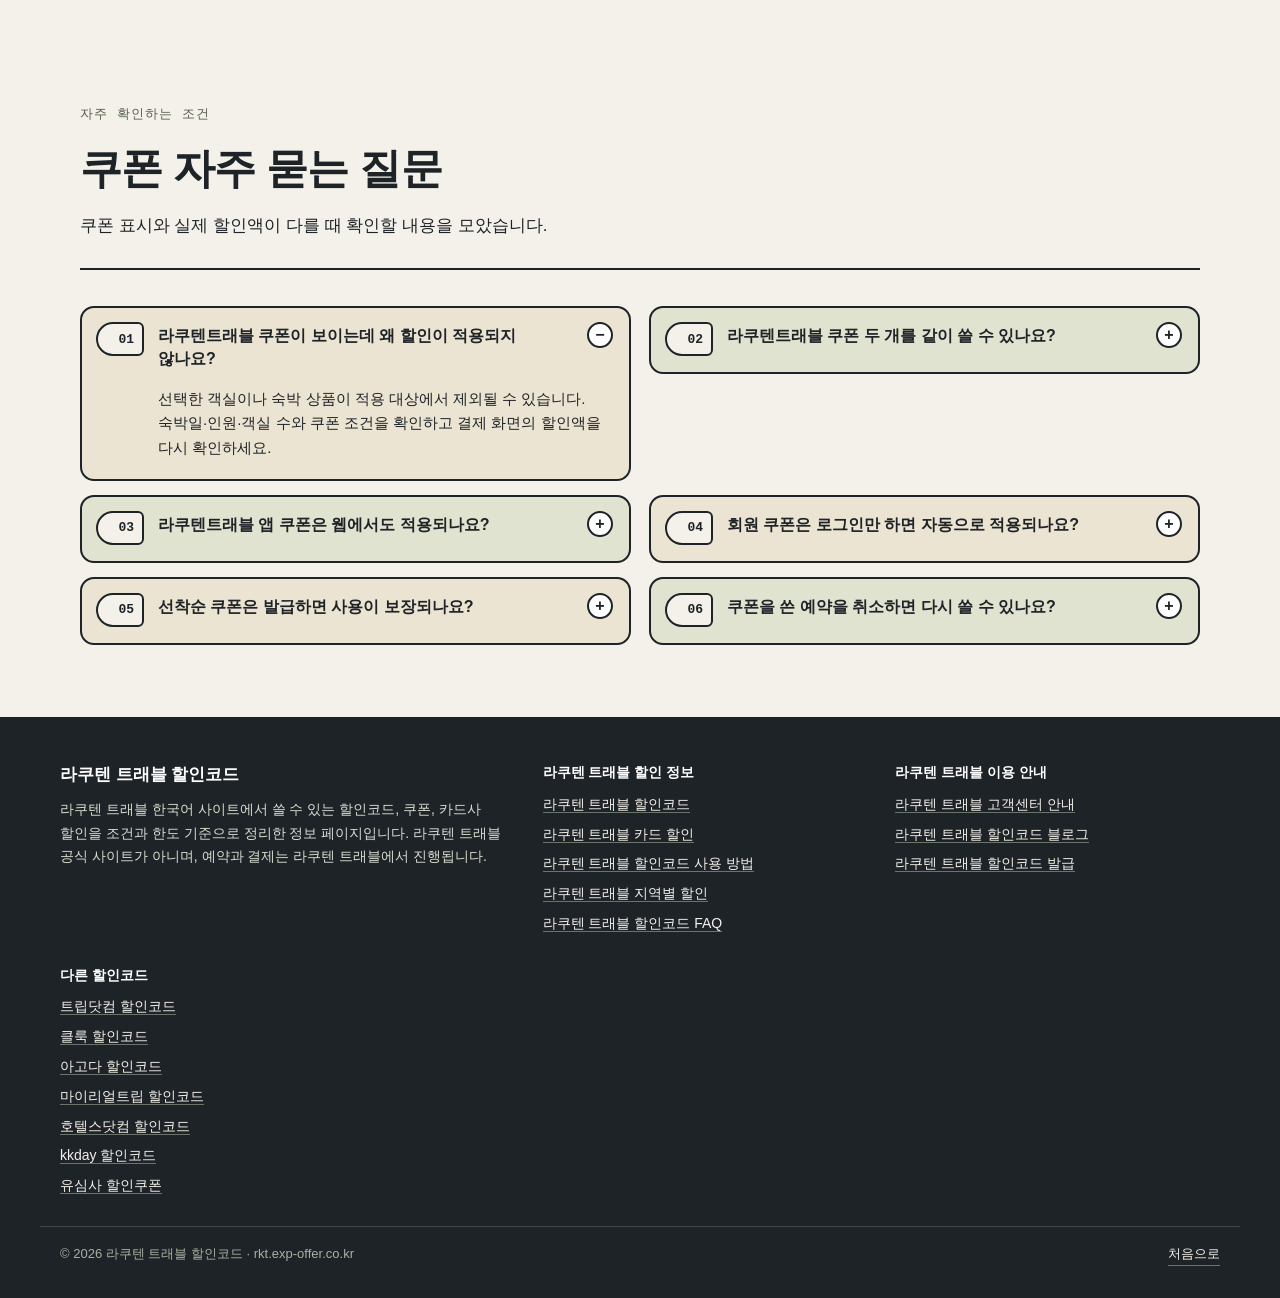
<file: coupon/index.html>
<!doctype html>
<html lang="ko">
<head>
<meta charset="utf-8">
<meta name="viewport" content="width=device-width, initial-scale=1">
<title>라쿠텐트래블 쿠폰</title>
<meta name="description" content="라쿠텐트래블 쿠폰의 적용 조건을 살피고, 1박 120,000원씩 2박 예약하는 계산 예시로 최종 결제액 확인 방법을 안내합니다.">
<meta name="robots" content="index, follow, max-image-preview:large">
<link rel="canonical" href="https://rkt.exp-offer.co.kr/coupon/">
<meta property="og:site_name" content="라쿠텐 트래블 할인코드">
<meta property="og:locale" content="ko_KR">
<meta property="og:type" content="website">
<meta property="og:title" content="라쿠텐트래블 쿠폰">
<meta property="og:description" content="라쿠텐트래블 쿠폰의 적용 조건을 살피고, 1박 120,000원씩 2박 예약하는 계산 예시로 최종 결제액 확인 방법을 안내합니다.">
<meta property="og:url" content="https://rkt.exp-offer.co.kr/coupon/">
<meta property="og:image" content="https://rkt.exp-offer.co.kr/images/og-image.jpg">
<meta name="twitter:card" content="summary_large_image">
<meta name="twitter:title" content="라쿠텐트래블 쿠폰">
<meta name="twitter:description" content="라쿠텐트래블 쿠폰의 적용 조건을 살피고, 1박 120,000원씩 2박 예약하는 계산 예시로 최종 결제액 확인 방법을 안내합니다.">
<meta name="twitter:image" content="https://rkt.exp-offer.co.kr/images/og-image.jpg">
<script type="application/ld+json">{"@context": "https://schema.org", "@graph": [{"@type": "WebPage", "@id": "/coupon/#webpage", "name": "라쿠텐트래블 쿠폰", "description": "라쿠텐트래블 쿠폰의 적용 조건과 최종 결제액 확인 방법을 안내합니다.", "url": "/coupon/"}, {"@type": "BreadcrumbList", "@id": "/coupon/#breadcrumb", "itemListElement": [{"@type": "ListItem", "position": 1, "name": "홈", "item": "/"}, {"@type": "ListItem", "position": 2, "name": "라쿠텐트래블 쿠폰", "item": "/coupon/"}]}]}</script>
<style>
:root{--bg:#f4f1ea;--ink:#1d2327;--olive:#dfe3cf;--sand:#ece4d2;--sub:#55604a;--amber:#d9731a;--line:#c9c1ae}
html{scroll-behavior:smooth;-webkit-text-size-adjust:100%}
body{margin:0;background:var(--bg);color:var(--ink);font-family:-apple-system,BlinkMacSystemFont,"Apple SD Gothic Neo","Pretendard","Noto Sans KR",sans-serif;overflow-x:hidden}
.rx-skip{position:absolute;left:12px;top:-60px;z-index:50;background:var(--ink);color:#fff;padding:8px 14px;border-radius:8px;text-decoration:none;font-weight:700}
.rx-skip:focus{top:12px}
.rx-top{background:var(--ink);color:#f4f1ea;word-break:keep-all}
.rx-top :where(h1,p,dl,dd,dt){margin:0}
.rx-in{max-width:1160px;margin:0 auto;padding:40px 20px 36px;display:grid;grid-template-columns:minmax(0,1.3fr) minmax(0,1fr);gap:28px;align-items:end}
.rx-brand{display:inline-flex;align-items:center;gap:10px;font-weight:800;font-size:15px;color:#f4f1ea;text-decoration:none}
.rx-fob{position:relative;display:inline-block;width:44px;height:24px;background:var(--sand);border:2px solid #f4f1ea;border-radius:12px 5px 5px 12px}
.rx-fob::before{content:"";position:absolute;left:5px;top:50%;width:9px;height:9px;margin-top:-4.5px;border-radius:50%;background:var(--ink)}
.rx-fob::after{content:"";position:absolute;right:6px;top:6px;width:14px;height:2px;background:var(--ink);box-shadow:0 5px 0 var(--ink)}
.rx-top h1{margin-top:18px;font-size:clamp(30px,4.8vw,50px);line-height:1.15;letter-spacing:-.02em;font-weight:800}
.rx-desc{margin-top:14px;font-size:16px;line-height:1.7;color:#d9dccf;max-width:620px}
.rx-nums{display:grid;grid-template-columns:repeat(3,minmax(0,1fr));border:2px solid #f4f1ea;border-radius:14px;overflow:hidden}
.rx-nums div{padding:12px 14px;border-right:2px solid #f4f1ea}
.rx-nums div:last-child{border-right:0}
.rx-nums dt{font-size:12px;color:#c8cdb8}
.rx-nums dd{font-family:ui-monospace,SFMono-Regular,Menlo,Consolas,monospace;font-size:clamp(20px,2.6vw,28px);font-weight:800}
.rx-go{grid-column:1 / -1;justify-self:start;display:inline-block;background:var(--amber);color:#fff;text-decoration:none;font-weight:700;padding:13px 22px;border-radius:999px;border:2px solid #f4f1ea}
.rx-go:hover,.rx-go:focus-visible{background:#f4f1ea;color:var(--ink)}
.rx-nav{position:sticky;top:0;z-index:40;background:var(--bg);border-bottom:2px solid var(--ink)}
.rx-nav-in{max-width:1160px;margin:0 auto;padding:0 20px;display:flex;align-items:center;gap:6px;overflow-x:auto;scrollbar-width:none;-ms-overflow-style:none}
.rx-nav-in::-webkit-scrollbar{display:none}
.rx-nav ul{display:flex;gap:4px;list-style:none;margin:0;padding:10px 0}
.rx-nav a{display:block;white-space:nowrap;text-decoration:none;color:var(--ink);font-weight:700;font-size:14px;padding:7px 12px;border-radius:999px;border:1.5px solid transparent}
.rx-nav ul a:hover,.rx-nav ul a:focus-visible{border-color:var(--ink);background:#fff}
.rx-nav .rx-nav-go{margin-left:auto;background:var(--amber);color:#fff;border:2px solid var(--ink)}
.rx-sep{max-width:1160px;margin:0 auto;padding:0 20px;display:flex;align-items:center;gap:10px}
.rx-sep::after{content:"";order:3;flex:1;height:2px;background:var(--ink)}
.rx-ring{position:relative;width:34px;height:34px;flex:none;border:3px solid var(--ink);border-radius:50%}
.rx-ring::after{content:"";position:absolute;left:14px;top:-3px;width:26px;height:26px;border:3px solid var(--sub);border-radius:50%}
.rx-sep::before{content:attr(data-n);order:2;margin-left:14px;font-family:ui-monospace,SFMono-Regular,Menlo,Consolas,monospace;font-size:13px;font-weight:800;letter-spacing:.12em;color:var(--sub)}
.rx-foot{background:var(--ink);color:#d9dccf;word-break:keep-all;font-size:14px;line-height:1.7}
.rx-foot :where(p,ul){margin:0;padding:0}
.rx-foot ul{list-style:none;display:grid;gap:6px}
.rx-foot-in{max-width:1160px;margin:0 auto;padding:44px 20px 28px;display:grid;grid-template-columns:minmax(0,1.4fr) minmax(0,1fr) minmax(0,1fr);gap:28px}
.rx-foot-name{font-weight:800;font-size:17px;color:#fff;margin-bottom:8px}
.rx-foot-col{font-weight:800;color:#fff;margin-bottom:8px}
.rx-foot a{color:#f4f1ea;text-decoration:none;border-bottom:1px solid #6b746a}
.rx-foot a:hover,.rx-foot a:focus-visible{border-bottom-color:#f4f1ea}
.rx-foot-bot{max-width:1160px;margin:0 auto;padding:16px 20px 32px;border-top:1px solid #3d474d;display:flex;flex-wrap:wrap;justify-content:space-between;gap:10px;font-size:13px;color:#aab0a2}
.rx-pages{grid-column:1 / -1;display:flex;gap:8px;overflow-x:auto;white-space:nowrap;scrollbar-width:none;border-top:1px solid #6b746a;padding-top:16px}
.rx-pages::-webkit-scrollbar{display:none}
.rx-pages a{display:inline-block;flex:none;color:#f4f1ea;text-decoration:none;font-weight:700;font-size:14px;padding:7px 12px;border-radius:999px;border:1.5px solid #6b746a}
.rx-pages a:hover,.rx-pages a:focus-visible,.rx-pages a[aria-current="page"]{border-color:#f4f1ea;background:#f4f1ea;color:var(--ink)}
.rc-more{margin:32px 0 0;text-align:center}
@media (max-width:860px){
.rx-in{grid-template-columns:1fr;padding:30px 16px 28px}
.rx-foot-in{grid-template-columns:1fr 1fr}
.rx-foot-about{grid-column:1 / -1}
}
@media (max-width:520px){
.rx-nums{grid-template-columns:1fr}
.rx-nums div{border-right:0;border-bottom:2px solid #f4f1ea}
.rx-nums div:last-child{border-bottom:0}
.rx-nav-in{padding:0 12px}
.rx-foot-in{grid-template-columns:1fr;padding:36px 16px 24px}
.rx-sep{padding:0 16px}
.rx-foot-bot{padding:14px 16px 28px}
}
.rc{--bg:#f4f1ea;--ink:#1d2327;--olive:#dfe3cf;--sand:#ece4d2;--sub:#55604a;--amber:#d9731a;--line:#c9c1ae;background:var(--bg);color:var(--ink);font-family:-apple-system,BlinkMacSystemFont,"Apple SD Gothic Neo","Pretendard","Noto Sans KR",sans-serif;line-height:1.65;word-break:keep-all;scroll-margin-top:72px}
.rc :where(h2,h3,p,ol,ul,dl,dd,dt,figure,table,caption){margin:0;padding:0}
.rc :where(ol,ul){list-style:none}
.rc *,.rc *::before,.rc *::after{box-sizing:border-box}
.rc-wrap{max-width:1160px;margin:0 auto;padding:64px 20px 72px}
.rc-head{display:grid;gap:18px;grid-template-columns:1fr;border-bottom:2px solid var(--ink);padding-bottom:28px;margin-bottom:36px}
.rc-kicker{font-family:ui-monospace,SFMono-Regular,Menlo,Consolas,monospace;font-size:13px;letter-spacing:.08em;color:var(--sub)}
.rc-head h2{font-size:clamp(28px,4.2vw,42px);line-height:1.2;letter-spacing:-.02em;font-weight:800}
.rc-lead{font-size:17px;max-width:720px}
.rc-stats{display:grid;grid-template-columns:repeat(3,minmax(0,1fr));gap:0;border:2px solid var(--ink);border-radius:14px;overflow:hidden;background:#fff}
.rc-stat{padding:14px 16px;border-right:2px solid var(--ink)}
.rc-stat:last-child{border-right:0}
.rc-stat dt{font-size:13px;color:var(--sub)}
.rc-stat dd{font-family:ui-monospace,SFMono-Regular,Menlo,Consolas,monospace;font-size:clamp(20px,2.6vw,28px);font-weight:700;line-height:1.3}
.rc-stat dd small{font-size:13px;font-weight:500;font-family:-apple-system,BlinkMacSystemFont,"Apple SD Gothic Neo","Pretendard","Noto Sans KR",sans-serif}
.rc-cta{justify-self:start;display:inline-block;background:var(--amber);color:#fff;text-decoration:none;font-weight:700;padding:13px 22px;border-radius:999px;border:2px solid var(--ink)}
.rc-cta:hover,.rc-cta:focus-visible{background:var(--ink)}
.rc-tags{display:grid;grid-template-columns:repeat(3,minmax(0,1fr));gap:28px 22px}
.rc-tag{position:relative;height:100%;display:flex;flex-direction:column;gap:12px;background:var(--sand);border:2px solid var(--ink);border-radius:30px 30px 14px 14px;padding:46px 18px 20px}
.rc-tags>li:nth-child(even) .rc-tag{background:var(--olive)}
.rc-tag::before{content:"";position:absolute;top:13px;left:50%;width:20px;height:20px;margin-left:-10px;border-radius:50%;background:var(--bg);border:2px solid var(--ink)}
.rc-no::before{content:attr(data-n)}
.rc-no{position:absolute;top:12px;right:18px;font-family:ui-monospace,SFMono-Regular,Menlo,Consolas,monospace;font-size:13px;font-weight:700;letter-spacing:.1em;color:var(--sub)}
.rc-img{display:block;width:100%;height:auto;aspect-ratio:1/1;object-fit:cover;border:2px solid var(--ink);border-radius:10px;background:var(--bg);color:transparent;font-size:0}
.rc-kind{display:inline-block;align-self:flex-start;font-size:12px;font-weight:700;padding:2px 10px;border:1.5px solid var(--ink);border-radius:999px;background:var(--bg)}
.rc-tag h3{font-size:18px;line-height:1.35;font-weight:800}
.rc-big{font-family:ui-monospace,SFMono-Regular,Menlo,Consolas,monospace;font-size:34px;font-weight:800;line-height:1.1}
.rc-big span{font-size:14px;font-weight:600;font-family:-apple-system,BlinkMacSystemFont,"Apple SD Gothic Neo","Pretendard","Noto Sans KR",sans-serif;color:var(--sub)}
.rc-code{display:flex;flex-wrap:wrap;align-items:center;gap:6px;background:#fff;border:2px dashed var(--ink);border-radius:10px;padding:8px 12px;font-size:14px}
.rc-code code{font-family:ui-monospace,SFMono-Regular,Menlo,Consolas,monospace;font-size:20px;font-weight:800;letter-spacing:.06em;user-select:all;-webkit-user-select:all;word-break:break-all}
.rc-dl{display:grid;grid-template-columns:auto 1fr;gap:4px 12px;font-size:14px;border-top:1.5px solid var(--line);padding-top:10px}
.rc-dl dt{color:var(--sub);white-space:nowrap}
.rc-calc{font-size:14px;background:var(--bg);border-left:4px solid var(--ink);padding:9px 12px;border-radius:0 8px 8px 0}
.rc-calc strong{font-family:ui-monospace,SFMono-Regular,Menlo,Consolas,monospace}
.rc-go{margin-top:auto;display:block;text-align:center;text-decoration:none;color:var(--ink);font-weight:700;border:2px solid var(--ink);border-radius:999px;padding:10px 14px;background:#fff}
.rc-go:hover,.rc-go:focus-visible{background:var(--ink);color:#fff}
.rc-route{margin-top:auto;font-size:13px;color:var(--sub);border:2px dotted var(--sub);border-radius:999px;padding:9px 14px;text-align:center}
.rc-tablewrap{margin-top:44px}
.rc-table{width:100%;border-collapse:collapse;background:#fff;border:2px solid var(--ink);font-size:15px}
.rc-table caption{caption-side:top;text-align:left;font-weight:800;font-size:17px;padding:0 0 12px}
.rc-table th,.rc-table td{border:1px solid var(--line);padding:10px 12px;text-align:right;font-family:ui-monospace,SFMono-Regular,Menlo,Consolas,monospace}
.rc-table thead th{background:var(--ink);color:#fff;font-family:-apple-system,BlinkMacSystemFont,"Apple SD Gothic Neo","Pretendard","Noto Sans KR",sans-serif;font-size:13px;text-align:center;line-height:1.35}
.rc-table tbody th{text-align:left;background:var(--sand);font-family:-apple-system,BlinkMacSystemFont,"Apple SD Gothic Neo","Pretendard","Noto Sans KR",sans-serif}
.rc-table tbody th span{display:block;font-family:ui-monospace,SFMono-Regular,Menlo,Consolas,monospace;font-weight:500;font-size:13px;color:var(--sub)}
.rc-cap{color:var(--sub);font-size:12px}
.rc-best{background:#fbe8d4;font-weight:800}
.rc-best b{display:block;font-size:12px;color:var(--amber);font-family:-apple-system,BlinkMacSystemFont,"Apple SD Gothic Neo","Pretendard","Noto Sans KR",sans-serif}
.rc-notes{margin-top:16px;display:grid;gap:6px;font-size:14px;color:#3a4046}
.rc-notes a{color:var(--ink);font-weight:700}
@media (max-width:1000px){.rc-tags{grid-template-columns:repeat(2,minmax(0,1fr))}}
@media (max-width:760px){
.rc-wrap{padding:44px 16px 52px}
.rc-stats{grid-template-columns:1fr}
.rc-stat{border-right:0;border-bottom:2px solid var(--ink)}
.rc-stat:last-child{border-bottom:0}
.rc-table,.rc-table thead,.rc-table tbody,.rc-table tr,.rc-table th,.rc-table td{display:block;width:100%}
.rc-table{border:0;background:transparent}
.rc-table caption{display:block;width:100%}
.rc-table thead{position:absolute;width:1px;height:1px;overflow:hidden;clip:rect(0 0 0 0);white-space:nowrap}
.rc-table tbody tr{background:#fff;border:2px solid var(--ink);border-radius:12px;overflow:hidden;margin-bottom:14px}
.rc-table tbody th{border:0;border-bottom:2px solid var(--ink)}
.rc-table td{display:flex;justify-content:space-between;gap:12px;border:0;border-bottom:1px solid var(--line);text-align:right}
.rc-table td:last-child{border-bottom:0}
.rc-table td::before{content:attr(data-label);font-family:-apple-system,BlinkMacSystemFont,"Apple SD Gothic Neo","Pretendard","Noto Sans KR",sans-serif;font-weight:600;color:var(--sub);text-align:left}
.rc-best b{display:inline;margin-right:6px}
}
@media (max-width:640px){.rc-tags{grid-template-columns:1fr}.rc-img{max-width:250px;margin:0 auto}}
.rq{--bg:#f4f1ea;--ink:#1d2327;--olive:#dfe3cf;--sand:#ece4d2;--sub:#55604a;--amber:#d9731a;--line:#c9c1ae;background:var(--bg);color:var(--ink);font-family:-apple-system,BlinkMacSystemFont,"Apple SD Gothic Neo","Pretendard","Noto Sans KR",sans-serif;line-height:1.65;word-break:keep-all;scroll-margin-top:72px}
.rq :where(h2,h3,p,ol,ul,dl,dd,dt,table,caption){margin:0;padding:0}
.rq :where(ol,ul){list-style:none}
.rq *,.rq *::before,.rq *::after{box-sizing:border-box}
.rq-wrap{max-width:1160px;margin:0 auto;padding:64px 20px 72px}
.rq-head{display:grid;gap:18px;border-bottom:2px solid var(--ink);padding-bottom:28px;margin-bottom:32px}
.rq-kicker{font-family:ui-monospace,SFMono-Regular,Menlo,Consolas,monospace;font-size:13px;letter-spacing:.08em;color:var(--sub)}
.rq-head h2{font-size:clamp(28px,4.2vw,42px);line-height:1.2;letter-spacing:-.02em;font-weight:800}
.rq-lead{font-size:17px;max-width:760px}
.rq-stats{display:grid;grid-template-columns:repeat(3,minmax(0,1fr));border:2px solid var(--ink);border-radius:14px;overflow:hidden;background:#fff}
.rq-stat{padding:14px 16px;border-right:2px solid var(--ink)}
.rq-stat:last-child{border-right:0}
.rq-stat dt{font-size:13px;color:var(--sub)}
.rq-stat dd{font-family:ui-monospace,SFMono-Regular,Menlo,Consolas,monospace;font-size:clamp(20px,2.6vw,28px);font-weight:700;line-height:1.3}
.rq-stat dd small{display:block;font-size:13px;font-weight:500;font-family:-apple-system,BlinkMacSystemFont,"Apple SD Gothic Neo","Pretendard","Noto Sans KR",sans-serif}
.rq-cta{justify-self:start;display:inline-block;background:var(--amber);color:#fff;text-decoration:none;font-weight:700;padding:13px 22px;border-radius:999px;border:2px solid var(--ink)}
.rq-cta:hover,.rq-cta:focus-visible{background:var(--ink)}
.rq-rack{display:grid;gap:12px;counter-reset:rq}
.rq-row{display:grid;grid-template-columns:92px minmax(0,1.5fr) repeat(3,minmax(0,1fr));align-items:center;gap:0;background:var(--sand);border:2px solid var(--ink);border-radius:40px 14px 14px 40px;overflow:hidden}
.rq-rack>li:nth-child(even) .rq-row{background:var(--olive)}
.rq-rank{position:relative;align-self:stretch;display:flex;flex-direction:column;justify-content:center;align-items:center;gap:4px;padding:12px 8px 12px 30px;border-right:2px dashed var(--ink);font-weight:800;font-size:15px;text-align:center}
.rq-rank::before{content:"";position:absolute;left:12px;top:50%;width:16px;height:16px;margin-top:-8px;border-radius:50%;background:var(--bg);border:2px solid var(--ink)}
.rq-rank span{font-family:ui-monospace,SFMono-Regular,Menlo,Consolas,monospace;font-size:12px;font-weight:600;color:var(--sub)}
.rq-name{padding:12px 16px;display:grid;gap:4px}
.rq-name h3{font-size:16px;line-height:1.35;font-weight:800}
.rq-name p{font-size:13px;color:#3a4046}
.rq-chip{display:inline-flex;flex-wrap:nowrap;align-items:center;gap:4px;justify-self:start;background:#fff;border:1.5px dashed var(--ink);border-radius:8px;padding:1px 8px;font-size:12px;white-space:nowrap}
.rq-chip code{font-family:ui-monospace,SFMono-Regular,Menlo,Consolas,monospace;font-size:13px;font-weight:800;letter-spacing:.04em;user-select:all;-webkit-user-select:all}
.rq-num{padding:12px 14px;border-left:1px solid var(--line);display:grid;gap:2px;text-align:right}
.rq-num dt{font-size:12px;color:var(--sub)}
.rq-num dd{font-family:ui-monospace,SFMono-Regular,Menlo,Consolas,monospace;font-size:15px;font-weight:700}
.rq-num.rq-total dd{font-size:19px;font-weight:800}
.rq-top{background:#fbe8d4}
.rq-top .rq-rank{color:var(--amber)}
.rq-base{background:#fff}
.rq-rack>li:nth-child(even) .rq-row.rq-base{background:#fff}
.rq-tablewrap{margin-top:44px}
.rq-table{width:100%;border-collapse:collapse;background:#fff;border:2px solid var(--ink);font-size:14px}
.rq-table caption{caption-side:top;text-align:left;font-weight:800;font-size:17px;padding:0 0 12px}
.rq-table th,.rq-table td{border:1px solid var(--line);padding:10px 11px;text-align:left;vertical-align:top}
.rq-table thead th{background:var(--ink);color:#fff;font-size:13px;line-height:1.35}
.rq-table tbody th{background:var(--sand);font-weight:800}
.rq-table tbody th span{display:block;font-weight:500;font-size:12px;color:var(--sub)}
.rq-mono{font-family:ui-monospace,SFMono-Regular,Menlo,Consolas,monospace;white-space:nowrap}
.rq-notes{margin-top:16px;display:grid;gap:6px;font-size:14px;color:#3a4046}
.rq-notes a{color:var(--ink);font-weight:700}
@media (max-width:900px){
.rq-row{grid-template-columns:84px minmax(0,1fr) minmax(0,1fr)}
.rq-rank{grid-row:span 2}
.rq-name{grid-column:2 / 4;border-bottom:1px solid var(--line)}
.rq-num:nth-of-type(1){border-left:0}
.rq-num{text-align:left}
.rq-row .rq-num:last-child{grid-column:2 / 4;border-left:0;border-top:1px solid var(--line)}
.rq-row{grid-template-rows:auto auto auto}
.rq-rank{grid-row:1 / 4}
}
@media (max-width:760px){
.rq-wrap{padding:44px 16px 52px}
.rq-stats{grid-template-columns:1fr}
.rq-stat{border-right:0;border-bottom:2px solid var(--ink)}
.rq-stat:last-child{border-bottom:0}
.rq-table,.rq-table thead,.rq-table tbody,.rq-table tr,.rq-table th,.rq-table td{display:block;width:100%}
.rq-table{border:0;background:transparent}
.rq-table caption{display:block;width:100%}
.rq-table thead{position:absolute;width:1px;height:1px;overflow:hidden;clip:rect(0 0 0 0);white-space:nowrap}
.rq-table tbody tr{background:#fff;border:2px solid var(--ink);border-radius:12px;overflow:hidden;margin-bottom:14px}
.rq-table tbody th{border:0;border-bottom:2px solid var(--ink)}
.rq-table td{display:grid;grid-template-columns:96px minmax(0,1fr);gap:10px;border:0;border-bottom:1px solid var(--line)}
.rq-table td:last-child{border-bottom:0}
.rq-table td::before{content:attr(data-label);font-weight:600;color:var(--sub);font-size:13px}
.rq-mono{white-space:normal}
}
@media (max-width:420px){
.rq-row{grid-template-columns:64px minmax(0,1fr)}
.rq-rank{padding:10px 4px 10px 22px;font-size:13px}
.rq-rank::before{left:6px;width:13px;height:13px;margin-top:-6.5px}
.rq-name{grid-column:2}
.rq-num,.rq-row .rq-num:last-child{grid-column:2;border-left:0;border-top:1px solid var(--line)}
.rq-rank{grid-row:1 / 5}
.rq-row{grid-template-rows:auto auto auto auto}
.rq-table td{grid-template-columns:78px minmax(0,1fr)}
}
.rh{--bg:#f4f1ea;--ink:#1d2327;--olive:#dfe3cf;--sand:#ece4d2;--sub:#55604a;--amber:#d9731a;--line:#c9c1ae;background:var(--bg);color:var(--ink);font-family:-apple-system,BlinkMacSystemFont,"Apple SD Gothic Neo","Pretendard","Noto Sans KR",sans-serif;line-height:1.65;word-break:keep-all;scroll-margin-top:72px}
.rh :where(h2,h3,p,ol,ul,dl,dd,dt){margin:0;padding:0}
.rh :where(ol,ul){list-style:none}
.rh *,.rh *::before,.rh *::after{box-sizing:border-box}
.rh-wrap{max-width:1160px;margin:0 auto;padding:64px 20px 72px}
.rh-head{display:grid;gap:18px;border-bottom:2px solid var(--ink);padding-bottom:28px;margin-bottom:32px}
.rh-kicker{font-family:ui-monospace,SFMono-Regular,Menlo,Consolas,monospace;font-size:13px;letter-spacing:.08em;color:var(--sub)}
.rh-head h2{font-size:clamp(28px,4.2vw,42px);line-height:1.2;letter-spacing:-.02em;font-weight:800}
.rh-lead{font-size:17px;max-width:760px}
.rh-stats{display:grid;grid-template-columns:repeat(3,minmax(0,1fr));border:2px solid var(--ink);border-radius:14px;overflow:hidden;background:#fff}
.rh-stat{padding:14px 16px;border-right:2px solid var(--ink)}
.rh-stat:last-child{border-right:0}
.rh-stat dt{font-size:13px;color:var(--sub)}
.rh-stat dd{font-family:ui-monospace,SFMono-Regular,Menlo,Consolas,monospace;font-size:clamp(20px,2.6vw,28px);font-weight:700;line-height:1.3}
.rh-stat dd small{display:block;font-size:13px;font-weight:500;font-family:-apple-system,BlinkMacSystemFont,"Apple SD Gothic Neo","Pretendard","Noto Sans KR",sans-serif}
.rh-cta{justify-self:start;display:inline-block;background:var(--amber);color:#fff;text-decoration:none;font-weight:700;padding:13px 22px;border-radius:999px;border:2px solid var(--ink)}
.rh-cta:hover,.rh-cta:focus-visible{background:var(--ink)}
.rh-cab{display:grid;grid-template-columns:repeat(2,minmax(0,1fr));gap:2px;background:var(--ink);border:6px solid var(--ink);border-radius:18px;overflow:hidden}
.rh-cell{position:relative;height:100%;display:flex;flex-direction:column;gap:12px;background:var(--sand);padding:52px 22px 22px}
.rh-cab>li:nth-child(4n+2) .rh-cell,.rh-cab>li:nth-child(4n+3) .rh-cell{background:var(--olive)}
.rh-plate{position:absolute;top:0;left:50%;transform:translateX(-50%);min-width:92px;padding:5px 22px 6px;display:block;background:radial-gradient(circle at 10px 50%,var(--ink) 3px,transparent 3.5px),radial-gradient(circle at calc(100% - 10px) 50%,var(--ink) 3px,transparent 3.5px),var(--bg);border:2px solid var(--ink);border-top:0;border-radius:0 0 8px 8px;font-family:ui-monospace,SFMono-Regular,Menlo,Consolas,monospace;font-size:13px;font-weight:800;letter-spacing:.12em;text-align:center}
.rh-plate::before{content:attr(data-n)}
.rh-cell h3{font-size:19px;line-height:1.35;font-weight:800}
.rh-do{font-size:15px}
.rh-do b{font-weight:700;background:#fff;border:1px solid var(--line);border-radius:5px;padding:0 5px}
.rh-chip{display:inline-flex;flex-wrap:nowrap;align-items:center;gap:4px;background:#fff;border:1.5px dashed var(--ink);border-radius:8px;padding:1px 8px;font-size:12px;white-space:nowrap}
.rh-chip code{font-family:ui-monospace,SFMono-Regular,Menlo,Consolas,monospace;font-size:13px;font-weight:800;letter-spacing:.04em;user-select:all;-webkit-user-select:all}
.rh-save{margin-top:auto;display:grid;grid-template-columns:auto minmax(0,1fr);gap:4px 14px;align-items:baseline;background:#fff;border:2px solid var(--ink);border-radius:12px;padding:12px 14px}
.rh-save dt{grid-column:1 / 3;font-size:12px;font-weight:700;color:var(--sub);letter-spacing:.04em}
.rh-save .rh-amt{font-family:ui-monospace,SFMono-Regular,Menlo,Consolas,monospace;font-size:24px;font-weight:800;white-space:nowrap}
.rh-save .rh-why{font-size:14px}
.rh-sum .rh-cell{background:#fbe8d4}
.rh-cab>li.rh-sum .rh-cell{background:#fbe8d4}
.rh-bill{display:grid;gap:8px;font-size:14px}
.rh-bill div{display:flex;justify-content:space-between;gap:12px;border-bottom:1px dashed var(--line);padding-bottom:6px}
.rh-bill dd{font-family:ui-monospace,SFMono-Regular,Menlo,Consolas,monospace;font-weight:700;white-space:nowrap}
.rh-bill .rh-gap{border-bottom:0;border-top:2px solid var(--ink);padding-top:8px}
.rh-bill .rh-gap dt{font-weight:800}
.rh-bill .rh-gap dd{font-size:24px;color:var(--amber);font-weight:800}
.rh-notes{margin-top:16px;display:grid;gap:6px;font-size:14px;color:#3a4046}
.rh-notes a,.rh-do a{color:var(--ink);font-weight:700}
@media (max-width:760px){
.rh-wrap{padding:44px 16px 52px}
.rh-stats{grid-template-columns:1fr}
.rh-stat{border-right:0;border-bottom:2px solid var(--ink)}
.rh-stat:last-child{border-bottom:0}
.rh-cab{grid-template-columns:1fr;border-width:4px}
.rh-cab>li:nth-child(4n+2) .rh-cell,.rh-cab>li:nth-child(4n+3) .rh-cell{background:var(--sand)}
.rh-cab>li:nth-child(even) .rh-cell{background:var(--olive)}
.rh-cell{padding:48px 16px 18px}
.rh-save{grid-template-columns:1fr}
.rh-save dt{grid-column:1}
.rh-cab>li.rh-sum .rh-cell{background:#fbe8d4}
}
.rr{--bg:#f4f1ea;--ink:#1d2327;--olive:#dfe3cf;--sand:#ece4d2;--sub:#55604a;--amber:#d9731a;--line:#c9c1ae;background:var(--bg);color:var(--ink);font-family:-apple-system,BlinkMacSystemFont,"Apple SD Gothic Neo","Pretendard","Noto Sans KR",sans-serif;line-height:1.65;word-break:keep-all;scroll-margin-top:72px}
.rr :where(h2,h3,p,ol,ul,dl,dd,dt,table,caption){margin:0;padding:0}
.rr :where(ol,ul){list-style:none}
.rr *,.rr *::before,.rr *::after{box-sizing:border-box}
.rr-wrap{max-width:1160px;margin:0 auto;padding:64px 20px 72px}
.rr-head{display:grid;gap:18px;border-bottom:2px solid var(--ink);padding-bottom:28px;margin-bottom:32px}
.rr-kicker{font-family:ui-monospace,SFMono-Regular,Menlo,Consolas,monospace;font-size:13px;letter-spacing:.08em;color:var(--sub)}
.rr-head h2{font-size:clamp(28px,4.2vw,42px);line-height:1.2;letter-spacing:-.02em;font-weight:800}
.rr-lead{font-size:17px;max-width:760px}
.rr-stats{display:grid;grid-template-columns:repeat(3,minmax(0,1fr));border:2px solid var(--ink);border-radius:14px;overflow:hidden;background:#fff}
.rr-stat{padding:14px 16px;border-right:2px solid var(--ink)}
.rr-stat:last-child{border-right:0}
.rr-stat dt{font-size:13px;color:var(--sub)}
.rr-stat dd{font-family:ui-monospace,SFMono-Regular,Menlo,Consolas,monospace;font-size:clamp(19px,2.4vw,26px);font-weight:700;line-height:1.3}
.rr-stat dd small{display:block;font-size:13px;font-weight:500;font-family:-apple-system,BlinkMacSystemFont,"Apple SD Gothic Neo","Pretendard","Noto Sans KR",sans-serif}
.rr-cta{justify-self:start;display:inline-block;background:var(--amber);color:#fff;text-decoration:none;font-weight:700;padding:13px 22px;border-radius:999px;border:2px solid var(--ink)}
.rr-cta:hover,.rr-cta:focus-visible{background:var(--ink)}
.rr-board{background:var(--ink);border-radius:18px;padding:10px;display:grid;gap:8px}
.rr-floor{display:grid;grid-template-columns:78px minmax(0,1.1fr) minmax(0,1.3fr) minmax(0,1.4fr);align-items:stretch;background:#2a3237;color:#f4f1ea;border-radius:10px;overflow:hidden}
.rr-fl{display:flex;align-items:center;justify-content:center;background:var(--sand);color:var(--ink);font-family:ui-monospace,SFMono-Regular,Menlo,Consolas,monospace;font-size:22px;font-weight:800;border-right:3px solid var(--ink)}
.rr-fl::before{content:attr(data-n)}
.rr-board>li:nth-child(even) .rr-fl{background:var(--olive)}
.rr-name{padding:14px 16px;display:grid;align-content:center;gap:2px}
.rr-name h3{font-size:18px;line-height:1.3;font-weight:800;color:#fff}
.rr-name p{font-size:13px;color:#c8cdb8}
.rr-camp{padding:14px 16px;border-left:1px solid #3d474d;display:flex;flex-wrap:wrap;align-content:center;gap:6px}
.rr-camp li{font-size:12px;font-weight:700;border:1.5px solid #c8cdb8;border-radius:999px;padding:1px 9px;color:#f4f1ea}
.rr-camp .rr-cnt{border-color:var(--sand);background:var(--sand);color:var(--ink)}
.rr-calc{padding:14px 16px;border-left:1px solid #3d474d;font-size:14px;color:#e6e2d8;display:grid;align-content:center;gap:4px}
.rr-calc b{font-family:ui-monospace,SFMono-Regular,Menlo,Consolas,monospace;color:#fff;font-weight:800;white-space:nowrap}
.rr-calc .rr-ex{display:block;font-size:12px;color:#c8cdb8}
.rr-txt{display:block}
.rr-top .rr-calc b.rr-max{color:#f3a15c}
.rr-tablewrap{margin-top:44px}
.rr-table{width:100%;border-collapse:collapse;background:#fff;border:2px solid var(--ink);font-size:14px}
.rr-table caption{caption-side:top;text-align:left;font-weight:800;font-size:17px;padding:0 0 12px}
.rr-table th,.rr-table td{border:1px solid var(--line);padding:9px 10px;text-align:center}
.rr-table thead th{background:var(--ink);color:#fff;font-size:13px;line-height:1.35}
.rr-table thead th span{display:block;font-weight:500;font-size:11px;color:#c8cdb8}
.rr-table tbody th{text-align:left;background:var(--sand);font-weight:800}
.rr-y{font-weight:700}
.rr-n{color:#8a8f86}
.rr-sum{font-family:ui-monospace,SFMono-Regular,Menlo,Consolas,monospace;font-weight:800}
.rr-best{background:#fbe8d4}
.rr-notes{margin-top:16px;display:grid;gap:6px;font-size:14px;color:#3a4046}
.rr-notes a{color:var(--ink);font-weight:700}
@media (max-width:1000px){
.rr-floor{grid-template-columns:70px minmax(0,1fr) minmax(0,1.3fr)}
.rr-fl{grid-row:span 2}
.rr-calc{grid-column:2 / 4;border-top:1px solid #3d474d}
.rr-camp{border-left:1px solid #3d474d}
}
@media (max-width:760px){
.rr-wrap{padding:44px 16px 52px}
.rr-stats{grid-template-columns:1fr}
.rr-stat{border-right:0;border-bottom:2px solid var(--ink)}
.rr-stat:last-child{border-bottom:0}
.rr-board{padding:6px;border-radius:14px}
.rr-floor{grid-template-columns:54px minmax(0,1fr)}
.rr-fl{grid-row:1 / 4;font-size:17px}
.rr-name,.rr-camp,.rr-calc{grid-column:2;border-left:0}
.rr-camp,.rr-calc{border-top:1px solid #3d474d}
.rr-table,.rr-table thead,.rr-table tbody,.rr-table tr,.rr-table th,.rr-table td{display:block;width:100%}
.rr-table{border:0;background:transparent}
.rr-table caption{display:block;width:100%}
.rr-table thead{position:absolute;width:1px;height:1px;overflow:hidden;clip:rect(0 0 0 0);white-space:nowrap}
.rr-table tbody tr{background:#fff;border:2px solid var(--ink);border-radius:12px;overflow:hidden;margin-bottom:12px}
.rr-table tbody th{border:0;border-bottom:2px solid var(--ink)}
.rr-table td{display:flex;justify-content:space-between;gap:12px;border:0;border-bottom:1px solid var(--line);text-align:right}
.rr-table td:last-child{border-bottom:0}
.rr-table td::before{content:attr(data-label);font-weight:600;color:var(--sub);text-align:left}
}
.rf{--bg:#f4f1ea;--ink:#1d2327;--olive:#dfe3cf;--sand:#ece4d2;--sub:#55604a;--amber:#d9731a;--line:#c9c1ae;background:var(--bg);color:var(--ink);font-family:-apple-system,BlinkMacSystemFont,"Apple SD Gothic Neo","Pretendard","Noto Sans KR",sans-serif;line-height:1.7;word-break:keep-all;scroll-margin-top:72px}
.rf :where(h2,h3,p,ol,ul,dl,dd,dt){margin:0;padding:0}
.rf :where(ol,ul){list-style:none}
.rf *,.rf *::before,.rf *::after{box-sizing:border-box}
.rf-wrap{max-width:1160px;margin:0 auto;padding:64px 20px 72px}
.rf-head{display:grid;gap:14px;border-bottom:2px solid var(--ink);padding-bottom:26px;margin-bottom:30px}
.rf-kicker{font-family:ui-monospace,SFMono-Regular,Menlo,Consolas,monospace;font-size:13px;letter-spacing:.08em;color:var(--sub)}
.rf-head h2{font-size:clamp(28px,4.2vw,42px);line-height:1.2;letter-spacing:-.02em;font-weight:800}
.rf-lead{font-size:17px;max-width:760px}
.rf-list{display:grid;grid-template-columns:repeat(2,minmax(0,1fr));gap:14px 18px;align-items:start;counter-reset:rf}
.rf-item{counter-increment:rf;background:#fff;border:2px solid var(--ink);border-radius:14px;overflow:hidden}
.rf-list>li:nth-child(4n+1) .rf-item,.rf-list>li:nth-child(4n+4) .rf-item{background:var(--sand)}
.rf-list>li:nth-child(4n+2) .rf-item,.rf-list>li:nth-child(4n+3) .rf-item{background:var(--olive)}
.rf-item summary{position:relative;display:block;cursor:pointer;list-style:none;padding:16px 58px 16px 76px;min-height:64px}
.rf-item summary::-webkit-details-marker{display:none}
.rf-item summary::before{content:counter(rf,decimal-leading-zero);position:absolute;left:14px;top:14px;width:48px;height:34px;display:flex;align-items:center;justify-content:flex-end;padding-right:8px;background:var(--bg);border:2px solid var(--ink);border-radius:17px 6px 6px 17px;font-family:ui-monospace,SFMono-Regular,Menlo,Consolas,monospace;font-size:13px;font-weight:800}
.rf-item summary::after{content:"+";position:absolute;right:16px;top:14px;width:26px;height:26px;border:2px solid var(--ink);border-radius:50%;display:flex;align-items:center;justify-content:center;font-weight:800;background:#fff}
.rf-item[open] summary::after{content:"−"}
.rf-item summary h3{font-size:16px;line-height:1.45;font-weight:800}
.rf-body{padding:0 20px 18px 76px;display:grid;gap:8px;font-size:15px}
.rf-body strong{font-weight:800}
.rf-body a{color:var(--ink);font-weight:700}
.rf-chip{display:inline-flex;flex-wrap:nowrap;align-items:center;gap:4px;background:#fff;border:1.5px dashed var(--ink);border-radius:8px;padding:0 7px;font-size:12px;white-space:nowrap;vertical-align:1px}
.rf-chip code{font-family:ui-monospace,SFMono-Regular,Menlo,Consolas,monospace;font-size:13px;font-weight:800;letter-spacing:.04em;user-select:all;-webkit-user-select:all}
.rf-item summary:focus-visible{outline:3px solid var(--amber);outline-offset:-3px}
@media (max-width:860px){.rf-list{grid-template-columns:1fr}}
@media (max-width:760px){
.rf-wrap{padding:44px 16px 52px}
.rf-item summary{padding:14px 52px 14px 64px}
.rf-item summary::before{left:10px;width:44px;height:30px;font-size:12px}
.rf-body{padding:0 16px 16px 16px}
}
</style>
</head>
<body>
<a class="rx-skip" href="#main">본문 바로가기</a>
<header class="rx-top" id="top">
<div class="rx-in">
<div>
<a class="rx-brand" href="../"><span class="rx-fob" aria-hidden="true"></span>라쿠텐 트래블 할인코드</a>
<h1>라쿠텐트래블 쿠폰</h1>
<p class="rx-desc">숙소별 쿠폰과 앱·회원 조건을 비교해 결제액을 확인하세요.</p>
</div>
<a class="rx-go" href="https://app.ac/YbwMP3l13" target="_blank" rel="nofollow sponsored noopener">할인코드 발급</a>
<nav class="rx-pages" aria-label="페이지 메뉴">
<a href="../">홈</a>
<a href="../coupon/" aria-current="page">라쿠텐트래블 쿠폰</a>
</nav>
</div>
</header>
<main id="main">
<section class="rc" id="coupon-summary" aria-labelledby="coupon-summary-title"><div class="rc-wrap"><header class="rc-head"><p class="rc-kicker">숙소별 적용 조건</p><h2 id="coupon-summary-title">라쿠텐트래블 쿠폰 총정리</h2><p class="rc-lead">숙소 목록의 할인 표시와 최종 결제 화면의 적용 금액을 함께 확인하세요.</p></header><dl class="rc-stats"><div class="rc-stat"><dt>확인할 화면</dt><dd>숙소 목록 · 결제 화면</dd></div><div class="rc-stat"><dt>계산 기준</dt><dd>객실 요금의 예약 합계</dd></div></dl><div class="rc-tablewrap"><table class="rc-table"><caption>라쿠텐트래블 쿠폰 표시별 확인 항목</caption><thead><tr><th scope="col">표시</th><th scope="col">확인할 조건</th><th scope="col">판단 기준</th></tr></thead><tbody><tr><th scope="row">쿠폰 적용 대상</th><td data-label="확인할 조건">선택한 객실과 숙박 상품이 실제 적용 대상인지 확인하세요.</td><td data-label="판단 기준">결제 화면에 할인액이 표시되는지 확인하세요.</td></tr><tr><th scope="row">선착순 쿠폰</th><td data-label="확인할 조건">예약을 확정하기 전 남은 발급·사용 가능 여부를 확인하세요.</td><td data-label="판단 기준">숙소 목록의 표시만으로 적용을 확정하지 마세요.</td></tr><tr><th scope="row">보너스 할인</th><td data-label="확인할 조건">쿠폰과 함께 표시되는 예약인지 확인하세요.</td><td data-label="판단 기준">최종 결제액에 반영된 할인 합계를 확인하세요.</td></tr></tbody></table></div><div class="rc-notes"><p>숙소 화면에는 쿠폰 2개가 적용된 사례도 표시됩니다. 다만 적용 가능한 조합은 숙소와 숙박 상품마다 달라질 수 있으므로 예약별 최종 결제액으로 판단하세요.</p></div><a class="rc-cta" href="https://app.ac/YbwMP3l13" target="_blank" rel="nofollow sponsored noopener">쿠폰 발급</a></div></section>
<section class="rc" id="coupon-member" aria-labelledby="coupon-member-title"><div class="rc-wrap"><header class="rc-head"><p class="rc-kicker">접속 상태에 따른 차이</p><h2 id="coupon-member-title">앱·회원 전용 쿠폰</h2><p class="rc-lead">같은 숙소라도 로그인 상태와 접속 환경에 따라 표시되는 혜택을 비교하세요.</p></header><ol class="rc-tags"><li><article class="rc-tag"><span class="rc-no" aria-hidden="true" data-n="01"></span><h3>회원 대상 쿠폰</h3><p class="rc-calc">로그인 전후에 동일한 숙박 상품을 열어 적용 가능 표시를 비교하세요. 회원 자격이 필요한 쿠폰이라면 로그인 후에도 객실·숙박일 조건을 다시 확인하세요.</p><dl class="rc-dl"><dt>확인 시점</dt><dd>숙박 상품 선택 전과 결제 직전</dd><dt>판단 기준</dt><dd>최종 결제액에 반영된 할인액</dd></dl></article></li><li><article class="rc-tag"><span class="rc-no" aria-hidden="true" data-n="02"></span><h3>앱 전용 표시가 있는 쿠폰</h3><p class="rc-calc">앱 전용이라는 안내가 표시된 경우에는 앱에서 같은 숙소·객실·숙박일·인원을 다시 선택하세요. 웹 화면의 가격과 비교할 때 숙박 상품 자체가 달라지지 않았는지도 확인하세요.</p><dl class="rc-dl"><dt>확인 시점</dt><dd>앱에서 결제액이 표시될 때</dd><dt>판단 기준</dt><dd>동일한 숙박 상품의 최종 결제액</dd></dl></article></li></ol><div class="rc-notes"><p>현재 제공되는 회원·앱 전용 쿠폰의 고정 할인율과 발급 여부는 확인되지 않았습니다. 혜택 표시가 없으면 적용 가능한 쿠폰이 있다고 가정하지 마세요.</p></div></div></section>
<section class="rc" id="coupon-howto" aria-labelledby="coupon-howto-title"><div class="rc-wrap"><header class="rc-head"><p class="rc-kicker">가격 확인 순서</p><h2 id="coupon-howto-title">쿠폰 적용 방법</h2><p class="rc-lead">할인 문구를 찾는 단계에서 멈추지 말고 예약 합계까지 확인하세요.</p></header><ol class="rh-cab"><li><article class="rh-cell"><span class="rh-plate" aria-hidden="true" data-n="01"></span><h3>숙박 조건을 고르세요</h3><p class="rh-do">지역·숙박일·인원·객실 수를 먼저 정하세요. 검색 조건이 달라지면 비교하는 객실 요금도 달라집니다.</p></article></li><li><article class="rh-cell"><span class="rh-plate" aria-hidden="true" data-n="02"></span><h3>쿠폰 표시를 확인하세요</h3><p class="rh-do">숙소와 숙박 상품의 쿠폰 적용 대상 표시를 살피세요. 조식 포함 여부와 취소 규정이 같은 상품끼리 비교하세요.</p></article></li><li><article class="rh-cell"><span class="rh-plate" aria-hidden="true" data-n="03"></span><h3>로그인 후 결제액을 확인하세요</h3><p class="rh-do">회원 또는 앱 전용 조건이 표시된다면 해당 환경에서 결제 화면까지 진행하세요. 적용된 쿠폰 이름과 할인액을 확인하세요.</p></article></li><li><article class="rh-cell"><span class="rh-plate" aria-hidden="true" data-n="04"></span><h3>예약 합계를 다시 계산하세요</h3><p class="rh-do">예를 들어 객실 1개를 1박 120,000원에 2박 이용하면 할인 전 숙박 요금은 240,000원입니다. 이 금액에서 화면에 실제 표시된 쿠폰 할인액을 빼고, 별도 청구액이 있는지 확인하세요.</p></article></li></ol><a class="rc-cta" href="https://app.ac/YbwMP3l13" target="_blank" rel="nofollow sponsored noopener">쿠폰 발급</a></div></section>
<section class="rc" id="coupon-notes" aria-labelledby="coupon-notes-title"><div class="rc-wrap"><header class="rc-head"><p class="rc-kicker">예약 전 확인</p><h2 id="coupon-notes-title">쿠폰 참고사항</h2><p class="rc-lead">할인액이 같아도 예약 조건이 다르면 실제 부담액이 달라집니다.</p></header><div class="rc-tablewrap"><table class="rc-table"><caption>라쿠텐트래블 쿠폰 비교 시 확인할 예약 조건</caption><thead><tr><th scope="col">항목</th><th scope="col">확인할 내용</th><th scope="col">비교 방법</th></tr></thead><tbody><tr><th scope="row">숙박 상품</th><td data-label="확인할 내용">식사 포함 여부와 객실 유형을 확인하세요.</td><td data-label="비교 방법">같은 조건의 할인 전 요금과 최종 결제액을 비교하세요.</td></tr><tr><th scope="row">취소 조건</th><td data-label="확인할 내용">무료 취소 기한과 취소 수수료를 확인하세요.</td><td data-label="비교 방법">쿠폰 때문에 환불 불가 상품을 선택한 것은 아닌지 확인하세요.</td></tr><tr><th scope="row">선착순</th><td data-label="확인할 내용">발급과 사용 가능 여부를 결제 직전에 확인하세요.</td><td data-label="비교 방법">할인이 사라지면 예약 합계를 새로 확인하세요.</td></tr><tr><th scope="row">추가 비용</th><td data-label="확인할 내용">숙소에서 별도로 안내하는 현지 결제액이 있는지 확인하세요.</td><td data-label="비교 방법">쿠폰 할인 대상과 별도 비용을 구분하세요.</td></tr></tbody></table></div><div class="rc-notes"><p>240,000원 사례는 계산 방법을 설명하기 위한 가정입니다. 실제 쿠폰 할인액과 결제액은 선택한 예약 화면에서 확인하세요.</p></div></div></section>
<section class="rc" id="coupon-faq" aria-labelledby="coupon-faq-title"><div class="rc-wrap"><header class="rc-head"><p class="rc-kicker">자주 확인하는 조건</p><h2 id="coupon-faq-title">쿠폰 자주 묻는 질문</h2><p class="rc-lead">쿠폰 표시와 실제 할인액이 다를 때 확인할 내용을 모았습니다.</p></header><ol class="rf-list"><li><details class="rf-item" open><summary><h3>라쿠텐트래블 쿠폰이 보이는데 왜 할인이 적용되지 않나요?</h3></summary><div class="rf-body"><p>선택한 객실이나 숙박 상품이 적용 대상에서 제외될 수 있습니다. 숙박일·인원·객실 수와 쿠폰 조건을 확인하고 결제 화면의 할인액을 다시 확인하세요.</p></div></details></li><li><details class="rf-item"><summary><h3>라쿠텐트래블 쿠폰 두 개를 같이 쓸 수 있나요?</h3></summary><div class="rf-body"><p>일부 숙소 화면에서는 쿠폰 2개 적용 사례가 표시됩니다. 모든 예약에서 같은 조합이 허용되는 것은 아니므로 해당 예약의 결제 화면에서 적용된 쿠폰 목록을 확인하세요.</p></div></details></li><li><details class="rf-item"><summary><h3>라쿠텐트래블 앱 쿠폰은 웹에서도 적용되나요?</h3></summary><div class="rf-body"><p>앱 전용으로 표시된 쿠폰은 웹 적용을 전제로 계산하지 마세요. 앱과 웹에서 동일한 숙박 상품의 최종 결제액을 각각 확인하세요.</p></div></details></li><li><details class="rf-item"><summary><h3>회원 쿠폰은 로그인만 하면 자동으로 적용되나요?</h3></summary><div class="rf-body"><p>로그인만으로 적용을 확정할 수 없습니다. 회원 조건과 숙박 상품 조건을 충족한 뒤 결제 화면에 할인액이 표시되는지 확인하세요.</p></div></details></li><li><details class="rf-item"><summary><h3>선착순 쿠폰은 발급하면 사용이 보장되나요?</h3></summary><div class="rf-body"><p>발급과 실제 사용 조건은 쿠폰마다 다를 수 있습니다. 예약을 확정하기 직전에 사용 가능 상태와 최종 할인액을 확인하세요.</p></div></details></li><li><details class="rf-item"><summary><h3>쿠폰을 쓴 예약을 취소하면 다시 쓸 수 있나요?</h3></summary><div class="rf-body"><p>재사용 가능 여부는 해당 쿠폰의 조건에 따라 달라집니다. 취소 전 쿠폰 조건과 숙박 상품의 취소 수수료를 함께 확인하세요.</p></div></details></li></ol></div></section>

</main>
<footer class="rx-foot">
<div class="rx-foot-in">
<div class="rx-foot-about">
<p class="rx-foot-name">라쿠텐 트래블 할인코드</p>
<p>라쿠텐 트래블 한국어 사이트에서 쓸 수 있는 할인코드, 쿠폰, 카드사 할인을 조건과 한도 기준으로 정리한 정보 페이지입니다. 라쿠텐 트래블 공식 사이트가 아니며, 예약과 결제는 라쿠텐 트래블에서 진행됩니다.</p>
</div>
<div>
<p class="rx-foot-col">라쿠텐 트래블 할인 정보</p>
<ul>
<li><a href="../#codes">라쿠텐 트래블 할인코드</a></li>
<li><a href="../#cards">라쿠텐 트래블 카드 할인</a></li>
<li><a href="../#howto">라쿠텐 트래블 할인코드 사용 방법</a></li>
<li><a href="../#regions">라쿠텐 트래블 지역별 할인</a></li>
<li><a href="../#faq">라쿠텐 트래블 할인코드 FAQ</a></li>
</ul>
</div>
<div>
<p class="rx-foot-col">라쿠텐 트래블 이용 안내</p>
<ul>
<li><a href="https://rkt.exp-offer.co.kr/support.html">라쿠텐 트래블 고객센터 안내</a></li>
<li><a href="https://rkt.exp-offer.co.kr/blog/">라쿠텐 트래블 할인코드 블로그</a></li>
<li><a href="https://app.ac/YbwMP3l13" target="_blank" rel="nofollow sponsored noopener">라쿠텐 트래블 할인코드 발급</a></li>
</ul>
</div>
<!--@FOOTER-LINKS-->
<div>
<p class="rx-foot-col">다른 할인코드</p>
<ul>
<li><a href="../tripcom/">트립닷컴 할인코드</a></li>
<li><a href="../klook/">클룩 할인코드</a></li>
<li><a href="../agoda/">아고다 할인코드</a></li>
<li><a href="../myrealtrip/">마이리얼트립 할인코드</a></li>
<li><a href="../hotelscom/">호텔스닷컴 할인코드</a></li>
<li><a href="../kkday/">kkday 할인코드</a></li>
<li><a href="../usimsa/">유심사 할인쿠폰</a></li>
</ul>
</div>
<!--@/FOOTER-LINKS-->
</div>
<div class="rx-foot-bot">
<p>© 2026 라쿠텐 트래블 할인코드 · rkt.exp-offer.co.kr</p>
<a href="#top">처음으로</a>
</div>
</footer>
</body>
</html>
</file>
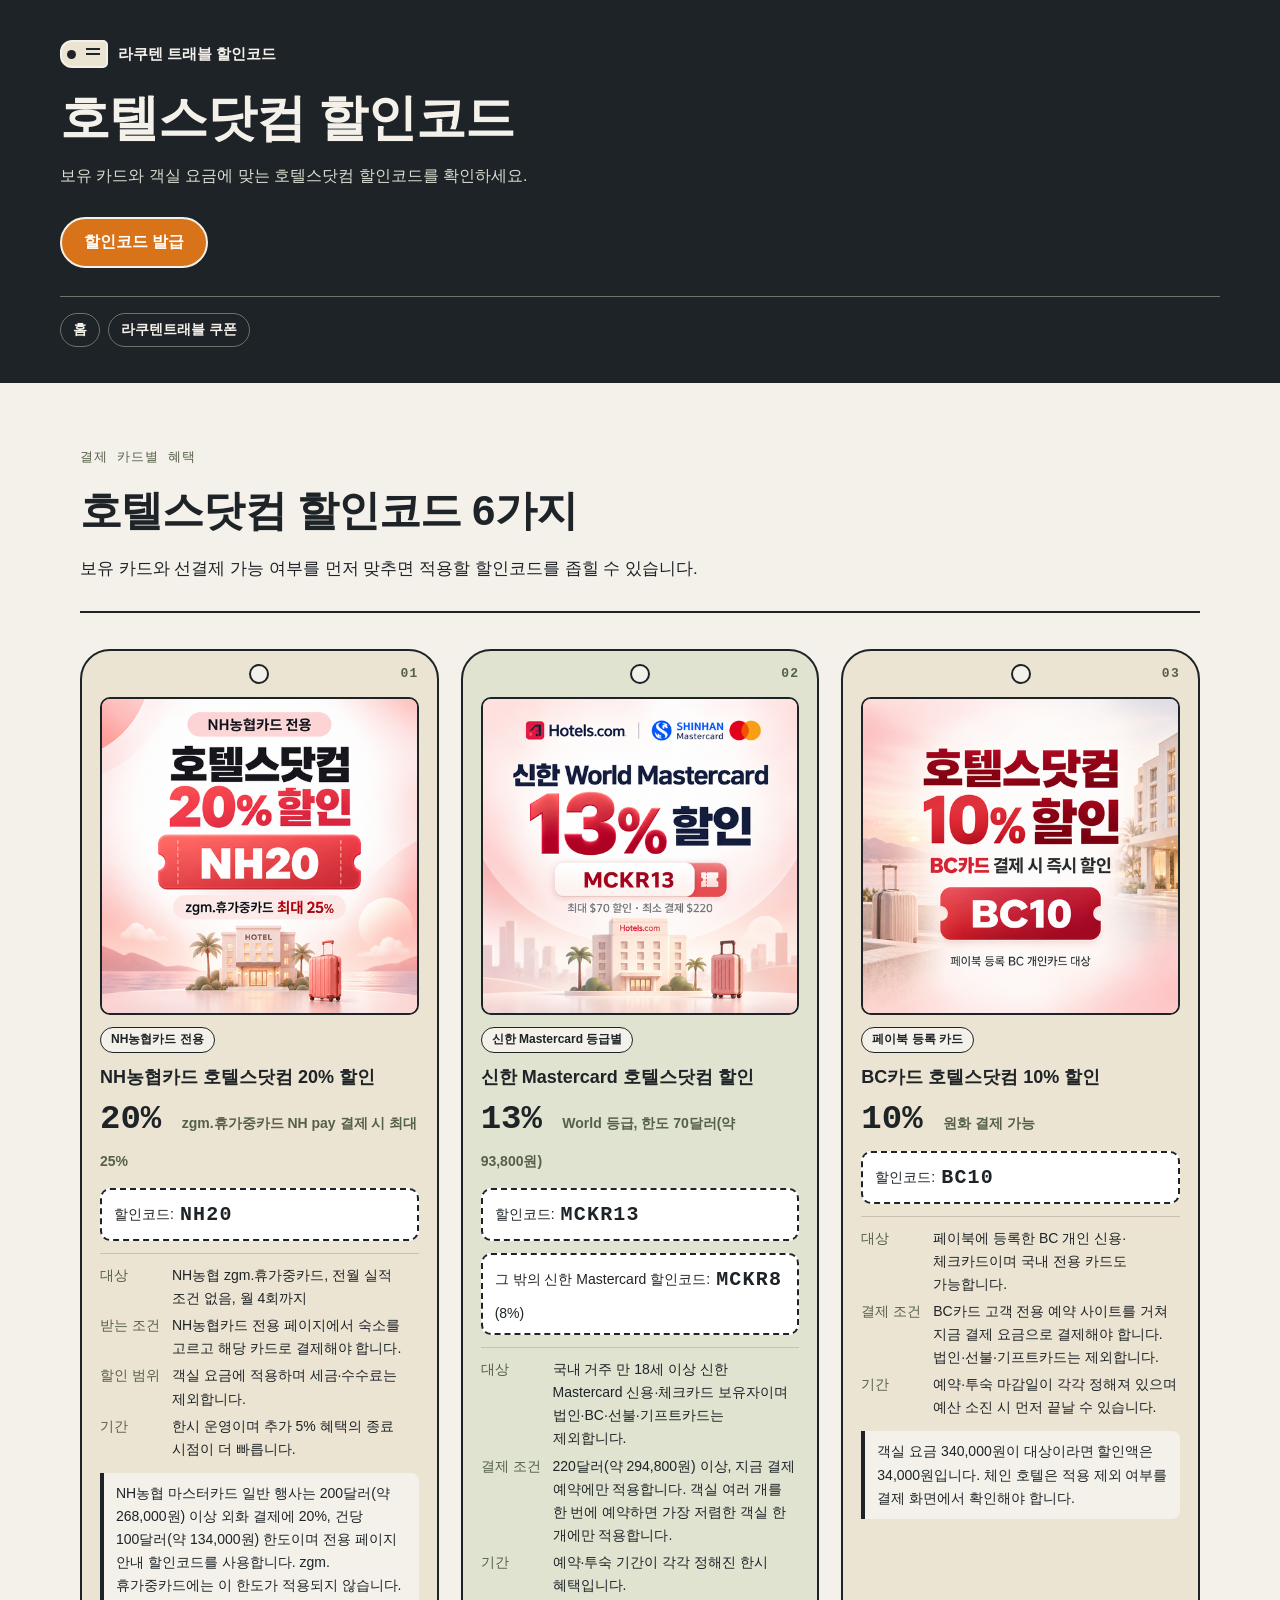
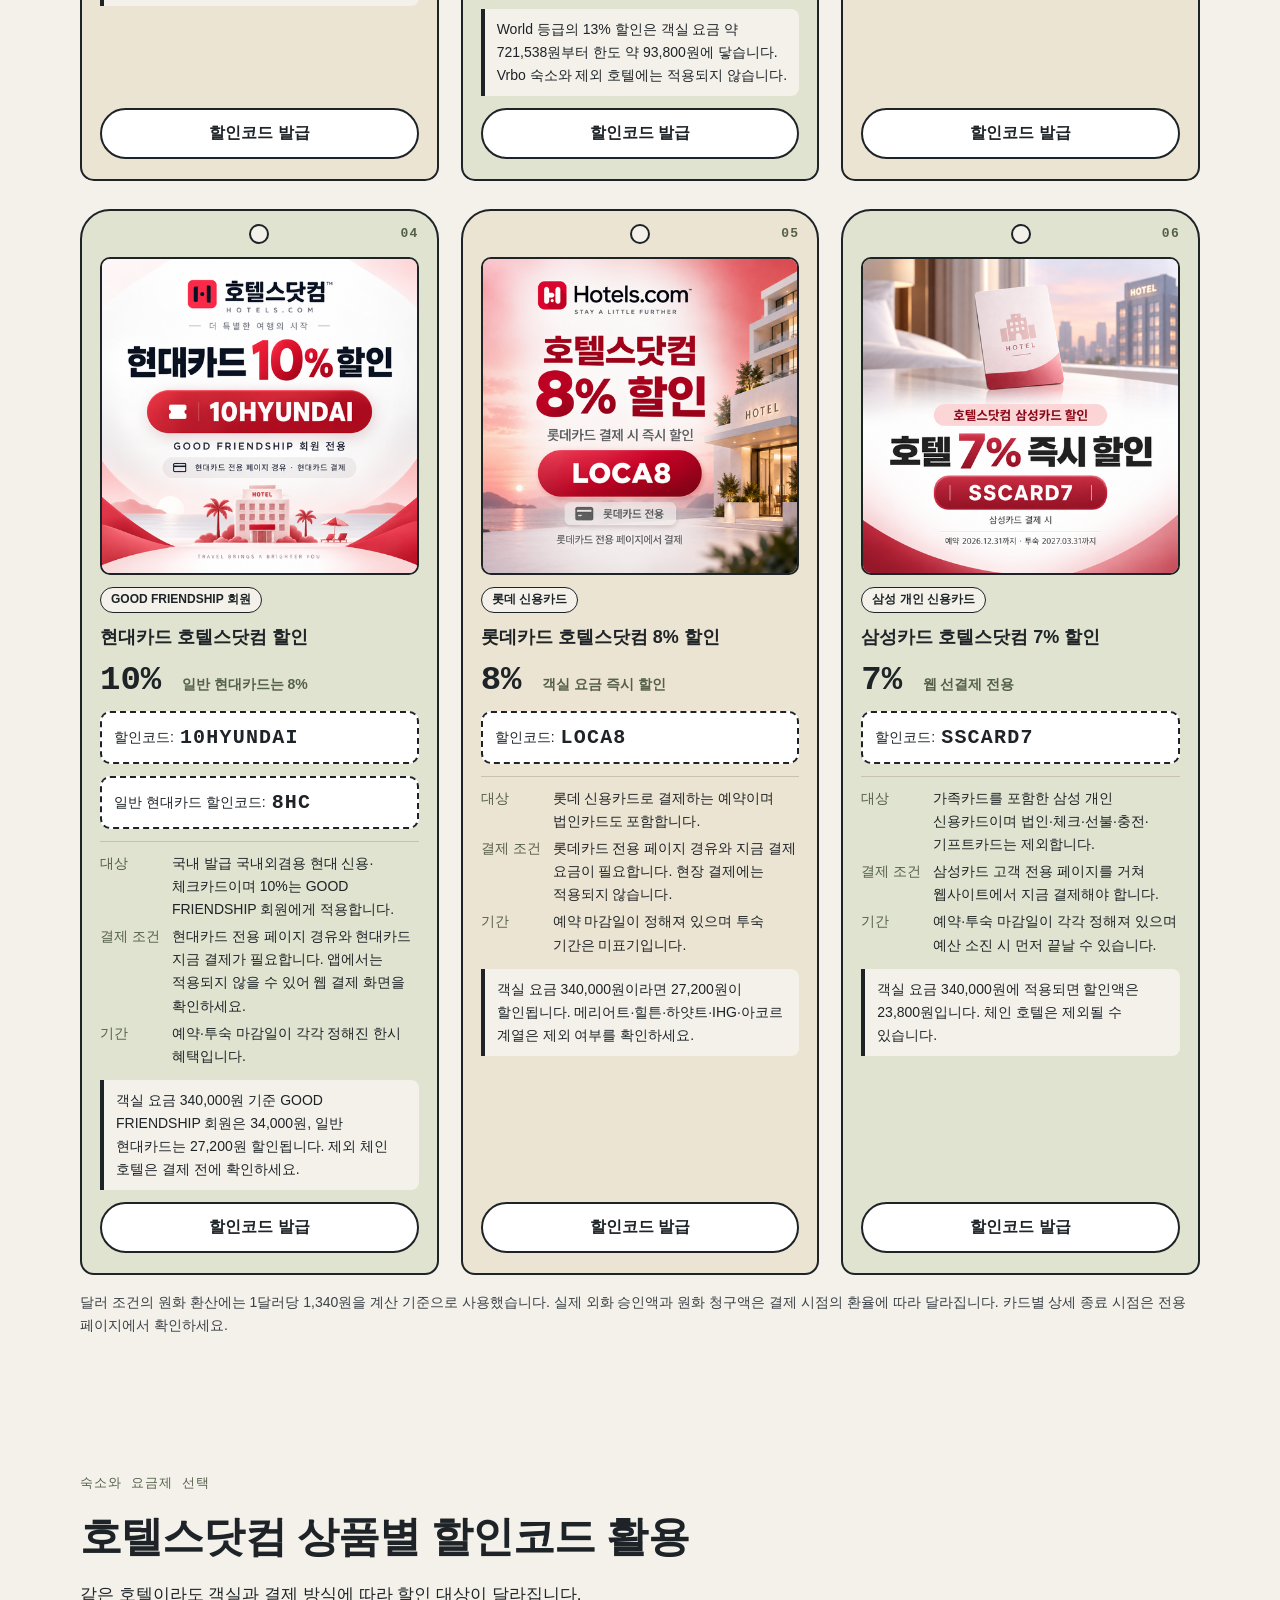
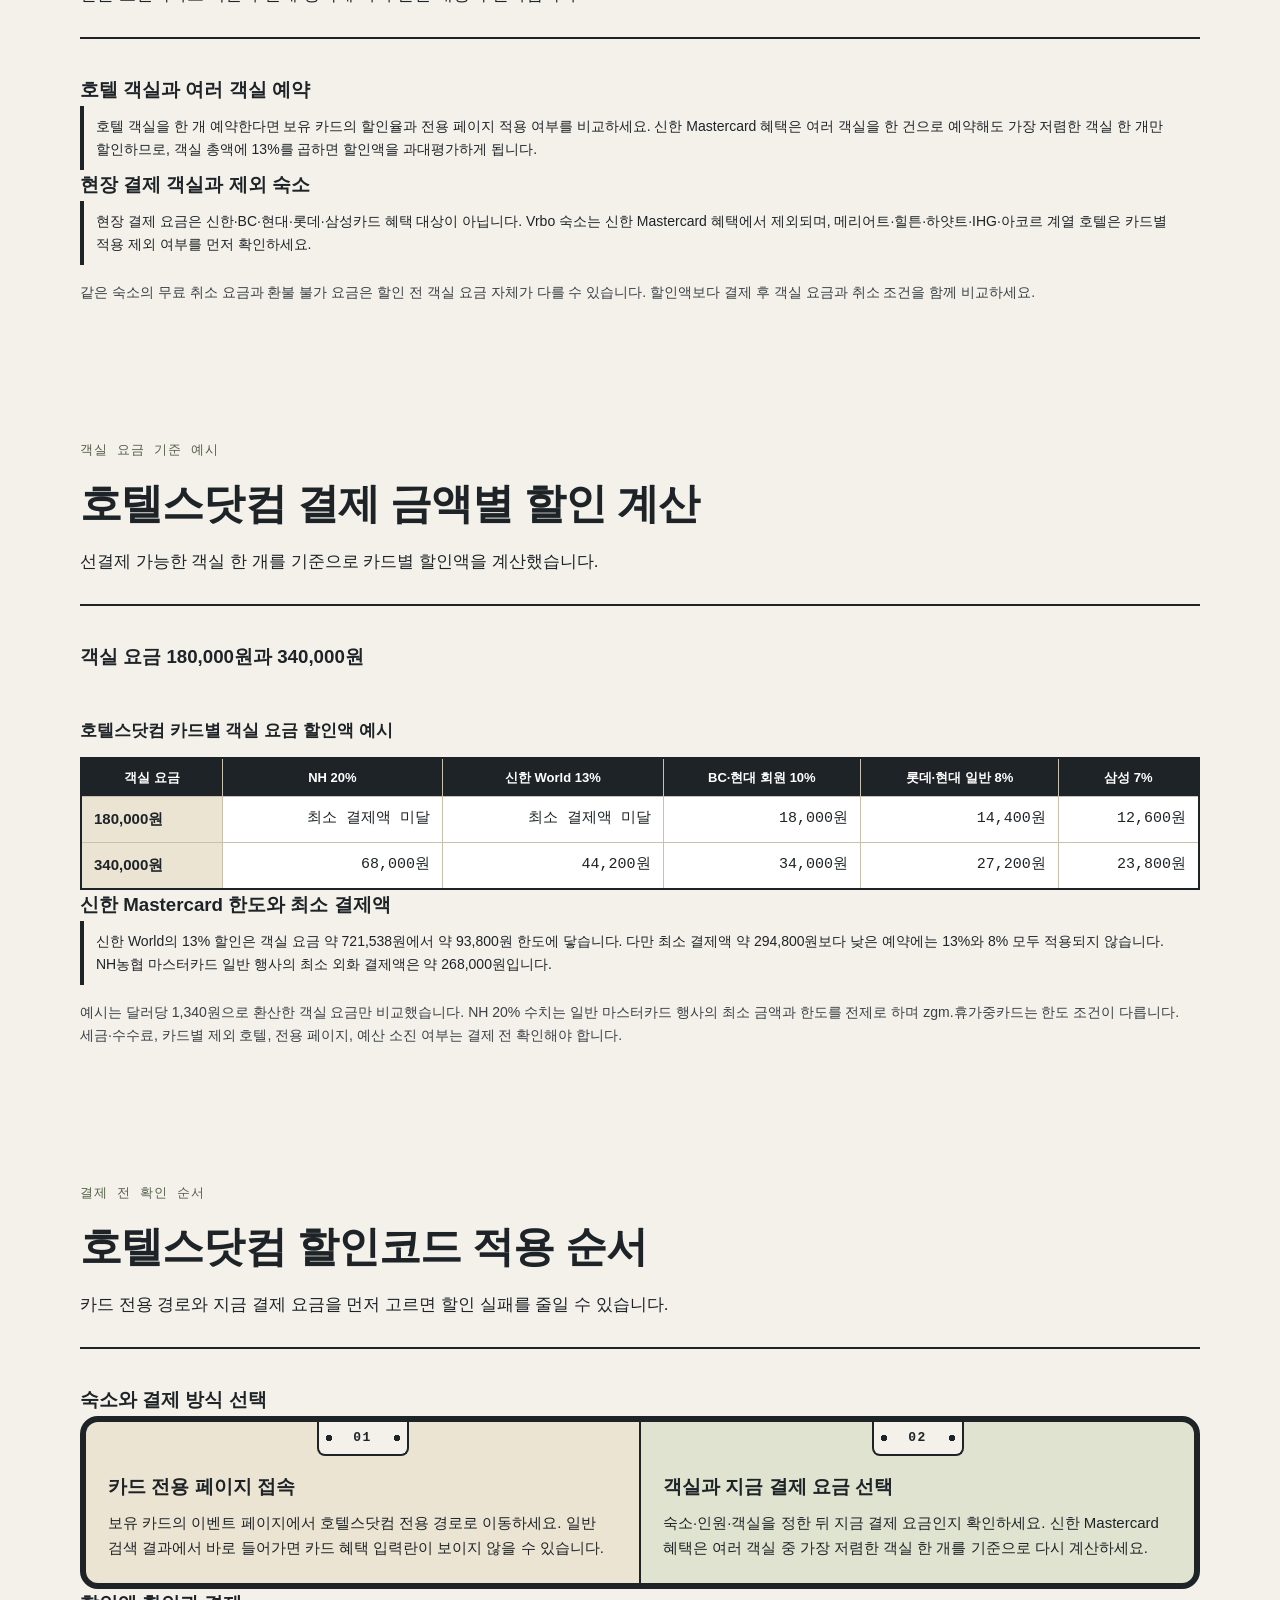
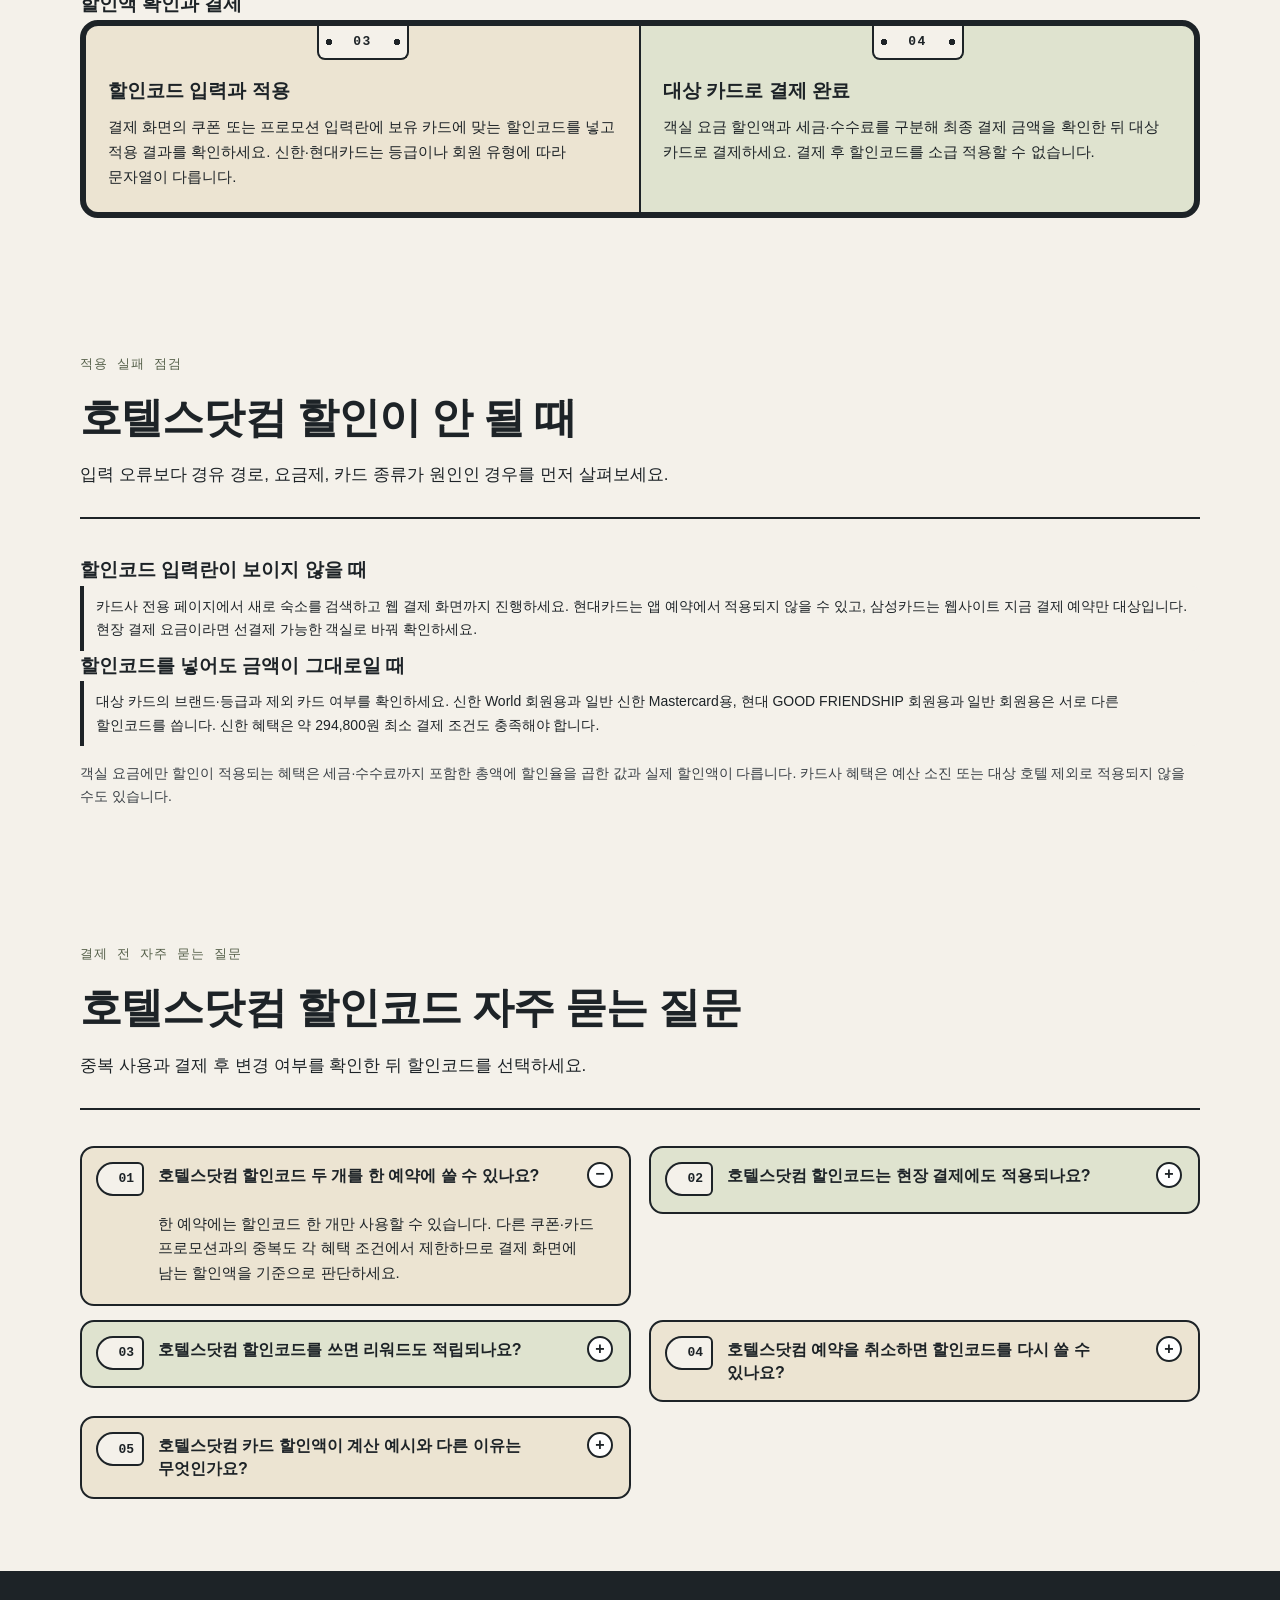
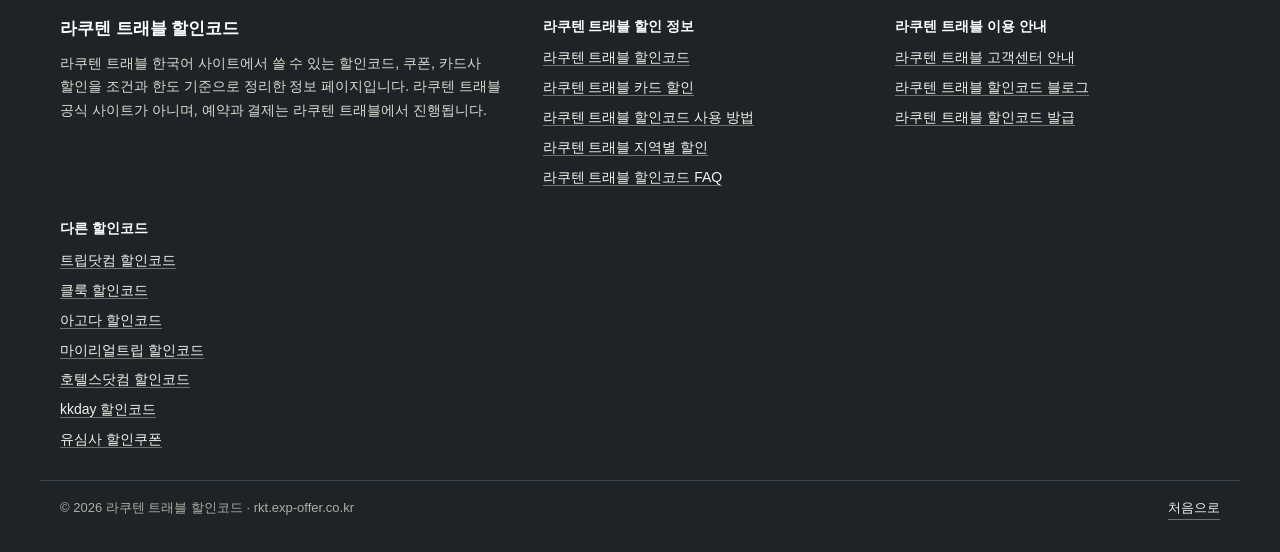
<file: hotelscom/index.html>
<!doctype html>
<html lang="ko">
<head>
<meta charset="utf-8">
<meta name="viewport" content="width=device-width, initial-scale=1">
<title>호텔스닷컴 할인코드</title>
<meta name="description" content="호텔스닷컴 카드별 할인코드 6가지와 최대 20% 혜택, 객실 요금 340,000원 기준 할인액을 비교합니다.">
<meta name="robots" content="index, follow, max-image-preview:large">
<link rel="canonical" href="https://rkt.exp-offer.co.kr/hotelscom/">
<meta property="og:site_name" content="라쿠텐 트래블 할인코드">
<meta property="og:locale" content="ko_KR">
<meta property="og:type" content="website">
<meta property="og:title" content="호텔스닷컴 할인코드">
<meta property="og:description" content="호텔스닷컴 카드별 할인코드 6가지와 최대 20% 혜택, 객실 요금 340,000원 기준 할인액을 비교합니다.">
<meta property="og:url" content="https://rkt.exp-offer.co.kr/hotelscom/">
<meta property="og:image" content="https://rkt.exp-offer.co.kr/images/og-image.jpg">
<meta name="twitter:card" content="summary_large_image">
<meta name="twitter:title" content="호텔스닷컴 할인코드">
<meta name="twitter:description" content="호텔스닷컴 카드별 할인코드 6가지와 최대 20% 혜택, 객실 요금 340,000원 기준 할인액을 비교합니다.">
<meta name="twitter:image" content="https://rkt.exp-offer.co.kr/images/og-image.jpg">
<script type="application/ld+json">{"@context": "https://schema.org", "@graph": [{"@type": "WebPage", "name": "호텔스닷컴 할인코드", "description": "호텔스닷컴 카드별 할인코드 6가지와 최대 20% 혜택, 객실 요금 340,000원 기준 할인액을 비교합니다."}, {"@type": "BreadcrumbList", "itemListElement": [{"@type": "ListItem", "position": 1, "name": "홈", "item": "../"}, {"@type": "ListItem", "position": 2, "name": "호텔스닷컴 할인코드"}]}, {"@type": "ItemList", "name": "호텔스닷컴 할인코드 6가지", "itemListElement": [{"@type": "ListItem", "position": 1, "name": "NH농협카드 호텔스닷컴 20% 할인"}, {"@type": "ListItem", "position": 2, "name": "신한 Mastercard 호텔스닷컴 할인"}, {"@type": "ListItem", "position": 3, "name": "BC카드 호텔스닷컴 10% 할인"}, {"@type": "ListItem", "position": 4, "name": "현대카드 호텔스닷컴 할인"}, {"@type": "ListItem", "position": 5, "name": "롯데카드 호텔스닷컴 8% 할인"}, {"@type": "ListItem", "position": 6, "name": "삼성카드 호텔스닷컴 7% 할인"}]}]}</script>
<style>
:root{--bg:#f4f1ea;--ink:#1d2327;--olive:#dfe3cf;--sand:#ece4d2;--sub:#55604a;--amber:#d9731a;--line:#c9c1ae}
html{scroll-behavior:smooth;-webkit-text-size-adjust:100%}
body{margin:0;background:var(--bg);color:var(--ink);font-family:-apple-system,BlinkMacSystemFont,"Apple SD Gothic Neo","Pretendard","Noto Sans KR",sans-serif;overflow-x:hidden}
.rx-skip{position:absolute;left:12px;top:-60px;z-index:50;background:var(--ink);color:#fff;padding:8px 14px;border-radius:8px;text-decoration:none;font-weight:700}
.rx-skip:focus{top:12px}
.rx-top{background:var(--ink);color:#f4f1ea;word-break:keep-all}
.rx-top :where(h1,p,dl,dd,dt){margin:0}
.rx-in{max-width:1160px;margin:0 auto;padding:40px 20px 36px;display:grid;grid-template-columns:minmax(0,1.3fr) minmax(0,1fr);gap:28px;align-items:end}
.rx-brand{display:inline-flex;align-items:center;gap:10px;font-weight:800;font-size:15px;color:#f4f1ea;text-decoration:none}
.rx-fob{position:relative;display:inline-block;width:44px;height:24px;background:var(--sand);border:2px solid #f4f1ea;border-radius:12px 5px 5px 12px}
.rx-fob::before{content:"";position:absolute;left:5px;top:50%;width:9px;height:9px;margin-top:-4.5px;border-radius:50%;background:var(--ink)}
.rx-fob::after{content:"";position:absolute;right:6px;top:6px;width:14px;height:2px;background:var(--ink);box-shadow:0 5px 0 var(--ink)}
.rx-top h1{margin-top:18px;font-size:clamp(30px,4.8vw,50px);line-height:1.15;letter-spacing:-.02em;font-weight:800}
.rx-desc{margin-top:14px;font-size:16px;line-height:1.7;color:#d9dccf;max-width:620px}
.rx-nums{display:grid;grid-template-columns:repeat(3,minmax(0,1fr));border:2px solid #f4f1ea;border-radius:14px;overflow:hidden}
.rx-nums div{padding:12px 14px;border-right:2px solid #f4f1ea}
.rx-nums div:last-child{border-right:0}
.rx-nums dt{font-size:12px;color:#c8cdb8}
.rx-nums dd{font-family:ui-monospace,SFMono-Regular,Menlo,Consolas,monospace;font-size:clamp(20px,2.6vw,28px);font-weight:800}
.rx-go{grid-column:1 / -1;justify-self:start;display:inline-block;background:var(--amber);color:#fff;text-decoration:none;font-weight:700;padding:13px 22px;border-radius:999px;border:2px solid #f4f1ea}
.rx-go:hover,.rx-go:focus-visible{background:#f4f1ea;color:var(--ink)}
.rx-nav{position:sticky;top:0;z-index:40;background:var(--bg);border-bottom:2px solid var(--ink)}
.rx-nav-in{max-width:1160px;margin:0 auto;padding:0 20px;display:flex;align-items:center;gap:6px;overflow-x:auto;scrollbar-width:none;-ms-overflow-style:none}
.rx-nav-in::-webkit-scrollbar{display:none}
.rx-nav ul{display:flex;gap:4px;list-style:none;margin:0;padding:10px 0}
.rx-nav a{display:block;white-space:nowrap;text-decoration:none;color:var(--ink);font-weight:700;font-size:14px;padding:7px 12px;border-radius:999px;border:1.5px solid transparent}
.rx-nav ul a:hover,.rx-nav ul a:focus-visible{border-color:var(--ink);background:#fff}
.rx-nav .rx-nav-go{margin-left:auto;background:var(--amber);color:#fff;border:2px solid var(--ink)}
.rx-sep{max-width:1160px;margin:0 auto;padding:0 20px;display:flex;align-items:center;gap:10px}
.rx-sep::after{content:"";order:3;flex:1;height:2px;background:var(--ink)}
.rx-ring{position:relative;width:34px;height:34px;flex:none;border:3px solid var(--ink);border-radius:50%}
.rx-ring::after{content:"";position:absolute;left:14px;top:-3px;width:26px;height:26px;border:3px solid var(--sub);border-radius:50%}
.rx-sep::before{content:attr(data-n);order:2;margin-left:14px;font-family:ui-monospace,SFMono-Regular,Menlo,Consolas,monospace;font-size:13px;font-weight:800;letter-spacing:.12em;color:var(--sub)}
.rx-foot{background:var(--ink);color:#d9dccf;word-break:keep-all;font-size:14px;line-height:1.7}
.rx-foot :where(p,ul){margin:0;padding:0}
.rx-foot ul{list-style:none;display:grid;gap:6px}
.rx-foot-in{max-width:1160px;margin:0 auto;padding:44px 20px 28px;display:grid;grid-template-columns:minmax(0,1.4fr) minmax(0,1fr) minmax(0,1fr);gap:28px}
.rx-foot-name{font-weight:800;font-size:17px;color:#fff;margin-bottom:8px}
.rx-foot-col{font-weight:800;color:#fff;margin-bottom:8px}
.rx-foot a{color:#f4f1ea;text-decoration:none;border-bottom:1px solid #6b746a}
.rx-foot a:hover,.rx-foot a:focus-visible{border-bottom-color:#f4f1ea}
.rx-foot-bot{max-width:1160px;margin:0 auto;padding:16px 20px 32px;border-top:1px solid #3d474d;display:flex;flex-wrap:wrap;justify-content:space-between;gap:10px;font-size:13px;color:#aab0a2}
.rx-pages{grid-column:1 / -1;display:flex;gap:8px;overflow-x:auto;white-space:nowrap;scrollbar-width:none;border-top:1px solid #6b746a;padding-top:16px}
.rx-pages::-webkit-scrollbar{display:none}
.rx-pages a{display:inline-block;flex:none;color:#f4f1ea;text-decoration:none;font-weight:700;font-size:14px;padding:7px 12px;border-radius:999px;border:1.5px solid #6b746a}
.rx-pages a:hover,.rx-pages a:focus-visible,.rx-pages a[aria-current="page"]{border-color:#f4f1ea;background:#f4f1ea;color:var(--ink)}
.rc-more{margin:32px 0 0;text-align:center}
@media (max-width:860px){
.rx-in{grid-template-columns:1fr;padding:30px 16px 28px}
.rx-foot-in{grid-template-columns:1fr 1fr}
.rx-foot-about{grid-column:1 / -1}
}
@media (max-width:520px){
.rx-nums{grid-template-columns:1fr}
.rx-nums div{border-right:0;border-bottom:2px solid #f4f1ea}
.rx-nums div:last-child{border-bottom:0}
.rx-nav-in{padding:0 12px}
.rx-foot-in{grid-template-columns:1fr;padding:36px 16px 24px}
.rx-sep{padding:0 16px}
.rx-foot-bot{padding:14px 16px 28px}
}
.rc{--bg:#f4f1ea;--ink:#1d2327;--olive:#dfe3cf;--sand:#ece4d2;--sub:#55604a;--amber:#d9731a;--line:#c9c1ae;background:var(--bg);color:var(--ink);font-family:-apple-system,BlinkMacSystemFont,"Apple SD Gothic Neo","Pretendard","Noto Sans KR",sans-serif;line-height:1.65;word-break:keep-all;scroll-margin-top:72px}
.rc :where(h2,h3,p,ol,ul,dl,dd,dt,figure,table,caption){margin:0;padding:0}
.rc :where(ol,ul){list-style:none}
.rc *,.rc *::before,.rc *::after{box-sizing:border-box}
.rc-wrap{max-width:1160px;margin:0 auto;padding:64px 20px 72px}
.rc-head{display:grid;gap:18px;grid-template-columns:1fr;border-bottom:2px solid var(--ink);padding-bottom:28px;margin-bottom:36px}
.rc-kicker{font-family:ui-monospace,SFMono-Regular,Menlo,Consolas,monospace;font-size:13px;letter-spacing:.08em;color:var(--sub)}
.rc-head h2{font-size:clamp(28px,4.2vw,42px);line-height:1.2;letter-spacing:-.02em;font-weight:800}
.rc-lead{font-size:17px;max-width:720px}
.rc-stats{display:grid;grid-template-columns:repeat(3,minmax(0,1fr));gap:0;border:2px solid var(--ink);border-radius:14px;overflow:hidden;background:#fff}
.rc-stat{padding:14px 16px;border-right:2px solid var(--ink)}
.rc-stat:last-child{border-right:0}
.rc-stat dt{font-size:13px;color:var(--sub)}
.rc-stat dd{font-family:ui-monospace,SFMono-Regular,Menlo,Consolas,monospace;font-size:clamp(20px,2.6vw,28px);font-weight:700;line-height:1.3}
.rc-stat dd small{font-size:13px;font-weight:500;font-family:-apple-system,BlinkMacSystemFont,"Apple SD Gothic Neo","Pretendard","Noto Sans KR",sans-serif}
.rc-cta{justify-self:start;display:inline-block;background:var(--amber);color:#fff;text-decoration:none;font-weight:700;padding:13px 22px;border-radius:999px;border:2px solid var(--ink)}
.rc-cta:hover,.rc-cta:focus-visible{background:var(--ink)}
.rc-tags{display:grid;grid-template-columns:repeat(3,minmax(0,1fr));gap:28px 22px}
.rc-tag{position:relative;height:100%;display:flex;flex-direction:column;gap:12px;background:var(--sand);border:2px solid var(--ink);border-radius:30px 30px 14px 14px;padding:46px 18px 20px}
.rc-tags>li:nth-child(even) .rc-tag{background:var(--olive)}
.rc-tag::before{content:"";position:absolute;top:13px;left:50%;width:20px;height:20px;margin-left:-10px;border-radius:50%;background:var(--bg);border:2px solid var(--ink)}
.rc-no::before{content:attr(data-n)}
.rc-no{position:absolute;top:12px;right:18px;font-family:ui-monospace,SFMono-Regular,Menlo,Consolas,monospace;font-size:13px;font-weight:700;letter-spacing:.1em;color:var(--sub)}
.rc-img{display:block;width:100%;height:auto;aspect-ratio:1/1;object-fit:cover;border:2px solid var(--ink);border-radius:10px;background:var(--bg);color:transparent;font-size:0}
.rc-kind{display:inline-block;align-self:flex-start;font-size:12px;font-weight:700;padding:2px 10px;border:1.5px solid var(--ink);border-radius:999px;background:var(--bg)}
.rc-tag h3{font-size:18px;line-height:1.35;font-weight:800}
.rc-big{font-family:ui-monospace,SFMono-Regular,Menlo,Consolas,monospace;font-size:34px;font-weight:800;line-height:1.1}
.rc-big span{font-size:14px;font-weight:600;font-family:-apple-system,BlinkMacSystemFont,"Apple SD Gothic Neo","Pretendard","Noto Sans KR",sans-serif;color:var(--sub)}
.rc-code{display:flex;flex-wrap:wrap;align-items:center;gap:6px;background:#fff;border:2px dashed var(--ink);border-radius:10px;padding:8px 12px;font-size:14px}
.rc-code code{font-family:ui-monospace,SFMono-Regular,Menlo,Consolas,monospace;font-size:20px;font-weight:800;letter-spacing:.06em;user-select:all;-webkit-user-select:all;word-break:break-all}
.rc-dl{display:grid;grid-template-columns:auto 1fr;gap:4px 12px;font-size:14px;border-top:1.5px solid var(--line);padding-top:10px}
.rc-dl dt{color:var(--sub);white-space:nowrap}
.rc-calc{font-size:14px;background:var(--bg);border-left:4px solid var(--ink);padding:9px 12px;border-radius:0 8px 8px 0}
.rc-calc strong{font-family:ui-monospace,SFMono-Regular,Menlo,Consolas,monospace}
.rc-go{margin-top:auto;display:block;text-align:center;text-decoration:none;color:var(--ink);font-weight:700;border:2px solid var(--ink);border-radius:999px;padding:10px 14px;background:#fff}
.rc-go:hover,.rc-go:focus-visible{background:var(--ink);color:#fff}
.rc-route{margin-top:auto;font-size:13px;color:var(--sub);border:2px dotted var(--sub);border-radius:999px;padding:9px 14px;text-align:center}
.rc-tablewrap{margin-top:44px}
.rc-table{width:100%;border-collapse:collapse;background:#fff;border:2px solid var(--ink);font-size:15px}
.rc-table caption{caption-side:top;text-align:left;font-weight:800;font-size:17px;padding:0 0 12px}
.rc-table th,.rc-table td{border:1px solid var(--line);padding:10px 12px;text-align:right;font-family:ui-monospace,SFMono-Regular,Menlo,Consolas,monospace}
.rc-table thead th{background:var(--ink);color:#fff;font-family:-apple-system,BlinkMacSystemFont,"Apple SD Gothic Neo","Pretendard","Noto Sans KR",sans-serif;font-size:13px;text-align:center;line-height:1.35}
.rc-table tbody th{text-align:left;background:var(--sand);font-family:-apple-system,BlinkMacSystemFont,"Apple SD Gothic Neo","Pretendard","Noto Sans KR",sans-serif}
.rc-table tbody th span{display:block;font-family:ui-monospace,SFMono-Regular,Menlo,Consolas,monospace;font-weight:500;font-size:13px;color:var(--sub)}
.rc-cap{color:var(--sub);font-size:12px}
.rc-best{background:#fbe8d4;font-weight:800}
.rc-best b{display:block;font-size:12px;color:var(--amber);font-family:-apple-system,BlinkMacSystemFont,"Apple SD Gothic Neo","Pretendard","Noto Sans KR",sans-serif}
.rc-notes{margin-top:16px;display:grid;gap:6px;font-size:14px;color:#3a4046}
.rc-notes a{color:var(--ink);font-weight:700}
@media (max-width:1000px){.rc-tags{grid-template-columns:repeat(2,minmax(0,1fr))}}
@media (max-width:760px){
.rc-wrap{padding:44px 16px 52px}
.rc-stats{grid-template-columns:1fr}
.rc-stat{border-right:0;border-bottom:2px solid var(--ink)}
.rc-stat:last-child{border-bottom:0}
.rc-table,.rc-table thead,.rc-table tbody,.rc-table tr,.rc-table th,.rc-table td{display:block;width:100%}
.rc-table{border:0;background:transparent}
.rc-table caption{display:block;width:100%}
.rc-table thead{position:absolute;width:1px;height:1px;overflow:hidden;clip:rect(0 0 0 0);white-space:nowrap}
.rc-table tbody tr{background:#fff;border:2px solid var(--ink);border-radius:12px;overflow:hidden;margin-bottom:14px}
.rc-table tbody th{border:0;border-bottom:2px solid var(--ink)}
.rc-table td{display:flex;justify-content:space-between;gap:12px;border:0;border-bottom:1px solid var(--line);text-align:right}
.rc-table td:last-child{border-bottom:0}
.rc-table td::before{content:attr(data-label);font-family:-apple-system,BlinkMacSystemFont,"Apple SD Gothic Neo","Pretendard","Noto Sans KR",sans-serif;font-weight:600;color:var(--sub);text-align:left}
.rc-best b{display:inline;margin-right:6px}
}
@media (max-width:640px){.rc-tags{grid-template-columns:1fr}.rc-img{max-width:250px;margin:0 auto}}
.rq{--bg:#f4f1ea;--ink:#1d2327;--olive:#dfe3cf;--sand:#ece4d2;--sub:#55604a;--amber:#d9731a;--line:#c9c1ae;background:var(--bg);color:var(--ink);font-family:-apple-system,BlinkMacSystemFont,"Apple SD Gothic Neo","Pretendard","Noto Sans KR",sans-serif;line-height:1.65;word-break:keep-all;scroll-margin-top:72px}
.rq :where(h2,h3,p,ol,ul,dl,dd,dt,table,caption){margin:0;padding:0}
.rq :where(ol,ul){list-style:none}
.rq *,.rq *::before,.rq *::after{box-sizing:border-box}
.rq-wrap{max-width:1160px;margin:0 auto;padding:64px 20px 72px}
.rq-head{display:grid;gap:18px;border-bottom:2px solid var(--ink);padding-bottom:28px;margin-bottom:32px}
.rq-kicker{font-family:ui-monospace,SFMono-Regular,Menlo,Consolas,monospace;font-size:13px;letter-spacing:.08em;color:var(--sub)}
.rq-head h2{font-size:clamp(28px,4.2vw,42px);line-height:1.2;letter-spacing:-.02em;font-weight:800}
.rq-lead{font-size:17px;max-width:760px}
.rq-stats{display:grid;grid-template-columns:repeat(3,minmax(0,1fr));border:2px solid var(--ink);border-radius:14px;overflow:hidden;background:#fff}
.rq-stat{padding:14px 16px;border-right:2px solid var(--ink)}
.rq-stat:last-child{border-right:0}
.rq-stat dt{font-size:13px;color:var(--sub)}
.rq-stat dd{font-family:ui-monospace,SFMono-Regular,Menlo,Consolas,monospace;font-size:clamp(20px,2.6vw,28px);font-weight:700;line-height:1.3}
.rq-stat dd small{display:block;font-size:13px;font-weight:500;font-family:-apple-system,BlinkMacSystemFont,"Apple SD Gothic Neo","Pretendard","Noto Sans KR",sans-serif}
.rq-cta{justify-self:start;display:inline-block;background:var(--amber);color:#fff;text-decoration:none;font-weight:700;padding:13px 22px;border-radius:999px;border:2px solid var(--ink)}
.rq-cta:hover,.rq-cta:focus-visible{background:var(--ink)}
.rq-rack{display:grid;gap:12px;counter-reset:rq}
.rq-row{display:grid;grid-template-columns:92px minmax(0,1.5fr) repeat(3,minmax(0,1fr));align-items:center;gap:0;background:var(--sand);border:2px solid var(--ink);border-radius:40px 14px 14px 40px;overflow:hidden}
.rq-rack>li:nth-child(even) .rq-row{background:var(--olive)}
.rq-rank{position:relative;align-self:stretch;display:flex;flex-direction:column;justify-content:center;align-items:center;gap:4px;padding:12px 8px 12px 30px;border-right:2px dashed var(--ink);font-weight:800;font-size:15px;text-align:center}
.rq-rank::before{content:"";position:absolute;left:12px;top:50%;width:16px;height:16px;margin-top:-8px;border-radius:50%;background:var(--bg);border:2px solid var(--ink)}
.rq-rank span{font-family:ui-monospace,SFMono-Regular,Menlo,Consolas,monospace;font-size:12px;font-weight:600;color:var(--sub)}
.rq-name{padding:12px 16px;display:grid;gap:4px}
.rq-name h3{font-size:16px;line-height:1.35;font-weight:800}
.rq-name p{font-size:13px;color:#3a4046}
.rq-chip{display:inline-flex;flex-wrap:nowrap;align-items:center;gap:4px;justify-self:start;background:#fff;border:1.5px dashed var(--ink);border-radius:8px;padding:1px 8px;font-size:12px;white-space:nowrap}
.rq-chip code{font-family:ui-monospace,SFMono-Regular,Menlo,Consolas,monospace;font-size:13px;font-weight:800;letter-spacing:.04em;user-select:all;-webkit-user-select:all}
.rq-num{padding:12px 14px;border-left:1px solid var(--line);display:grid;gap:2px;text-align:right}
.rq-num dt{font-size:12px;color:var(--sub)}
.rq-num dd{font-family:ui-monospace,SFMono-Regular,Menlo,Consolas,monospace;font-size:15px;font-weight:700}
.rq-num.rq-total dd{font-size:19px;font-weight:800}
.rq-top{background:#fbe8d4}
.rq-top .rq-rank{color:var(--amber)}
.rq-base{background:#fff}
.rq-rack>li:nth-child(even) .rq-row.rq-base{background:#fff}
.rq-tablewrap{margin-top:44px}
.rq-table{width:100%;border-collapse:collapse;background:#fff;border:2px solid var(--ink);font-size:14px}
.rq-table caption{caption-side:top;text-align:left;font-weight:800;font-size:17px;padding:0 0 12px}
.rq-table th,.rq-table td{border:1px solid var(--line);padding:10px 11px;text-align:left;vertical-align:top}
.rq-table thead th{background:var(--ink);color:#fff;font-size:13px;line-height:1.35}
.rq-table tbody th{background:var(--sand);font-weight:800}
.rq-table tbody th span{display:block;font-weight:500;font-size:12px;color:var(--sub)}
.rq-mono{font-family:ui-monospace,SFMono-Regular,Menlo,Consolas,monospace;white-space:nowrap}
.rq-notes{margin-top:16px;display:grid;gap:6px;font-size:14px;color:#3a4046}
.rq-notes a{color:var(--ink);font-weight:700}
@media (max-width:900px){
.rq-row{grid-template-columns:84px minmax(0,1fr) minmax(0,1fr)}
.rq-rank{grid-row:span 2}
.rq-name{grid-column:2 / 4;border-bottom:1px solid var(--line)}
.rq-num:nth-of-type(1){border-left:0}
.rq-num{text-align:left}
.rq-row .rq-num:last-child{grid-column:2 / 4;border-left:0;border-top:1px solid var(--line)}
.rq-row{grid-template-rows:auto auto auto}
.rq-rank{grid-row:1 / 4}
}
@media (max-width:760px){
.rq-wrap{padding:44px 16px 52px}
.rq-stats{grid-template-columns:1fr}
.rq-stat{border-right:0;border-bottom:2px solid var(--ink)}
.rq-stat:last-child{border-bottom:0}
.rq-table,.rq-table thead,.rq-table tbody,.rq-table tr,.rq-table th,.rq-table td{display:block;width:100%}
.rq-table{border:0;background:transparent}
.rq-table caption{display:block;width:100%}
.rq-table thead{position:absolute;width:1px;height:1px;overflow:hidden;clip:rect(0 0 0 0);white-space:nowrap}
.rq-table tbody tr{background:#fff;border:2px solid var(--ink);border-radius:12px;overflow:hidden;margin-bottom:14px}
.rq-table tbody th{border:0;border-bottom:2px solid var(--ink)}
.rq-table td{display:grid;grid-template-columns:96px minmax(0,1fr);gap:10px;border:0;border-bottom:1px solid var(--line)}
.rq-table td:last-child{border-bottom:0}
.rq-table td::before{content:attr(data-label);font-weight:600;color:var(--sub);font-size:13px}
.rq-mono{white-space:normal}
}
@media (max-width:420px){
.rq-row{grid-template-columns:64px minmax(0,1fr)}
.rq-rank{padding:10px 4px 10px 22px;font-size:13px}
.rq-rank::before{left:6px;width:13px;height:13px;margin-top:-6.5px}
.rq-name{grid-column:2}
.rq-num,.rq-row .rq-num:last-child{grid-column:2;border-left:0;border-top:1px solid var(--line)}
.rq-rank{grid-row:1 / 5}
.rq-row{grid-template-rows:auto auto auto auto}
.rq-table td{grid-template-columns:78px minmax(0,1fr)}
}
.rh{--bg:#f4f1ea;--ink:#1d2327;--olive:#dfe3cf;--sand:#ece4d2;--sub:#55604a;--amber:#d9731a;--line:#c9c1ae;background:var(--bg);color:var(--ink);font-family:-apple-system,BlinkMacSystemFont,"Apple SD Gothic Neo","Pretendard","Noto Sans KR",sans-serif;line-height:1.65;word-break:keep-all;scroll-margin-top:72px}
.rh :where(h2,h3,p,ol,ul,dl,dd,dt){margin:0;padding:0}
.rh :where(ol,ul){list-style:none}
.rh *,.rh *::before,.rh *::after{box-sizing:border-box}
.rh-wrap{max-width:1160px;margin:0 auto;padding:64px 20px 72px}
.rh-head{display:grid;gap:18px;border-bottom:2px solid var(--ink);padding-bottom:28px;margin-bottom:32px}
.rh-kicker{font-family:ui-monospace,SFMono-Regular,Menlo,Consolas,monospace;font-size:13px;letter-spacing:.08em;color:var(--sub)}
.rh-head h2{font-size:clamp(28px,4.2vw,42px);line-height:1.2;letter-spacing:-.02em;font-weight:800}
.rh-lead{font-size:17px;max-width:760px}
.rh-stats{display:grid;grid-template-columns:repeat(3,minmax(0,1fr));border:2px solid var(--ink);border-radius:14px;overflow:hidden;background:#fff}
.rh-stat{padding:14px 16px;border-right:2px solid var(--ink)}
.rh-stat:last-child{border-right:0}
.rh-stat dt{font-size:13px;color:var(--sub)}
.rh-stat dd{font-family:ui-monospace,SFMono-Regular,Menlo,Consolas,monospace;font-size:clamp(20px,2.6vw,28px);font-weight:700;line-height:1.3}
.rh-stat dd small{display:block;font-size:13px;font-weight:500;font-family:-apple-system,BlinkMacSystemFont,"Apple SD Gothic Neo","Pretendard","Noto Sans KR",sans-serif}
.rh-cta{justify-self:start;display:inline-block;background:var(--amber);color:#fff;text-decoration:none;font-weight:700;padding:13px 22px;border-radius:999px;border:2px solid var(--ink)}
.rh-cta:hover,.rh-cta:focus-visible{background:var(--ink)}
.rh-cab{display:grid;grid-template-columns:repeat(2,minmax(0,1fr));gap:2px;background:var(--ink);border:6px solid var(--ink);border-radius:18px;overflow:hidden}
.rh-cell{position:relative;height:100%;display:flex;flex-direction:column;gap:12px;background:var(--sand);padding:52px 22px 22px}
.rh-cab>li:nth-child(4n+2) .rh-cell,.rh-cab>li:nth-child(4n+3) .rh-cell{background:var(--olive)}
.rh-plate{position:absolute;top:0;left:50%;transform:translateX(-50%);min-width:92px;padding:5px 22px 6px;display:block;background:radial-gradient(circle at 10px 50%,var(--ink) 3px,transparent 3.5px),radial-gradient(circle at calc(100% - 10px) 50%,var(--ink) 3px,transparent 3.5px),var(--bg);border:2px solid var(--ink);border-top:0;border-radius:0 0 8px 8px;font-family:ui-monospace,SFMono-Regular,Menlo,Consolas,monospace;font-size:13px;font-weight:800;letter-spacing:.12em;text-align:center}
.rh-plate::before{content:attr(data-n)}
.rh-cell h3{font-size:19px;line-height:1.35;font-weight:800}
.rh-do{font-size:15px}
.rh-do b{font-weight:700;background:#fff;border:1px solid var(--line);border-radius:5px;padding:0 5px}
.rh-chip{display:inline-flex;flex-wrap:nowrap;align-items:center;gap:4px;background:#fff;border:1.5px dashed var(--ink);border-radius:8px;padding:1px 8px;font-size:12px;white-space:nowrap}
.rh-chip code{font-family:ui-monospace,SFMono-Regular,Menlo,Consolas,monospace;font-size:13px;font-weight:800;letter-spacing:.04em;user-select:all;-webkit-user-select:all}
.rh-save{margin-top:auto;display:grid;grid-template-columns:auto minmax(0,1fr);gap:4px 14px;align-items:baseline;background:#fff;border:2px solid var(--ink);border-radius:12px;padding:12px 14px}
.rh-save dt{grid-column:1 / 3;font-size:12px;font-weight:700;color:var(--sub);letter-spacing:.04em}
.rh-save .rh-amt{font-family:ui-monospace,SFMono-Regular,Menlo,Consolas,monospace;font-size:24px;font-weight:800;white-space:nowrap}
.rh-save .rh-why{font-size:14px}
.rh-sum .rh-cell{background:#fbe8d4}
.rh-cab>li.rh-sum .rh-cell{background:#fbe8d4}
.rh-bill{display:grid;gap:8px;font-size:14px}
.rh-bill div{display:flex;justify-content:space-between;gap:12px;border-bottom:1px dashed var(--line);padding-bottom:6px}
.rh-bill dd{font-family:ui-monospace,SFMono-Regular,Menlo,Consolas,monospace;font-weight:700;white-space:nowrap}
.rh-bill .rh-gap{border-bottom:0;border-top:2px solid var(--ink);padding-top:8px}
.rh-bill .rh-gap dt{font-weight:800}
.rh-bill .rh-gap dd{font-size:24px;color:var(--amber);font-weight:800}
.rh-notes{margin-top:16px;display:grid;gap:6px;font-size:14px;color:#3a4046}
.rh-notes a,.rh-do a{color:var(--ink);font-weight:700}
@media (max-width:760px){
.rh-wrap{padding:44px 16px 52px}
.rh-stats{grid-template-columns:1fr}
.rh-stat{border-right:0;border-bottom:2px solid var(--ink)}
.rh-stat:last-child{border-bottom:0}
.rh-cab{grid-template-columns:1fr;border-width:4px}
.rh-cab>li:nth-child(4n+2) .rh-cell,.rh-cab>li:nth-child(4n+3) .rh-cell{background:var(--sand)}
.rh-cab>li:nth-child(even) .rh-cell{background:var(--olive)}
.rh-cell{padding:48px 16px 18px}
.rh-save{grid-template-columns:1fr}
.rh-save dt{grid-column:1}
.rh-cab>li.rh-sum .rh-cell{background:#fbe8d4}
}
.rr{--bg:#f4f1ea;--ink:#1d2327;--olive:#dfe3cf;--sand:#ece4d2;--sub:#55604a;--amber:#d9731a;--line:#c9c1ae;background:var(--bg);color:var(--ink);font-family:-apple-system,BlinkMacSystemFont,"Apple SD Gothic Neo","Pretendard","Noto Sans KR",sans-serif;line-height:1.65;word-break:keep-all;scroll-margin-top:72px}
.rr :where(h2,h3,p,ol,ul,dl,dd,dt,table,caption){margin:0;padding:0}
.rr :where(ol,ul){list-style:none}
.rr *,.rr *::before,.rr *::after{box-sizing:border-box}
.rr-wrap{max-width:1160px;margin:0 auto;padding:64px 20px 72px}
.rr-head{display:grid;gap:18px;border-bottom:2px solid var(--ink);padding-bottom:28px;margin-bottom:32px}
.rr-kicker{font-family:ui-monospace,SFMono-Regular,Menlo,Consolas,monospace;font-size:13px;letter-spacing:.08em;color:var(--sub)}
.rr-head h2{font-size:clamp(28px,4.2vw,42px);line-height:1.2;letter-spacing:-.02em;font-weight:800}
.rr-lead{font-size:17px;max-width:760px}
.rr-stats{display:grid;grid-template-columns:repeat(3,minmax(0,1fr));border:2px solid var(--ink);border-radius:14px;overflow:hidden;background:#fff}
.rr-stat{padding:14px 16px;border-right:2px solid var(--ink)}
.rr-stat:last-child{border-right:0}
.rr-stat dt{font-size:13px;color:var(--sub)}
.rr-stat dd{font-family:ui-monospace,SFMono-Regular,Menlo,Consolas,monospace;font-size:clamp(19px,2.4vw,26px);font-weight:700;line-height:1.3}
.rr-stat dd small{display:block;font-size:13px;font-weight:500;font-family:-apple-system,BlinkMacSystemFont,"Apple SD Gothic Neo","Pretendard","Noto Sans KR",sans-serif}
.rr-cta{justify-self:start;display:inline-block;background:var(--amber);color:#fff;text-decoration:none;font-weight:700;padding:13px 22px;border-radius:999px;border:2px solid var(--ink)}
.rr-cta:hover,.rr-cta:focus-visible{background:var(--ink)}
.rr-board{background:var(--ink);border-radius:18px;padding:10px;display:grid;gap:8px}
.rr-floor{display:grid;grid-template-columns:78px minmax(0,1.1fr) minmax(0,1.3fr) minmax(0,1.4fr);align-items:stretch;background:#2a3237;color:#f4f1ea;border-radius:10px;overflow:hidden}
.rr-fl{display:flex;align-items:center;justify-content:center;background:var(--sand);color:var(--ink);font-family:ui-monospace,SFMono-Regular,Menlo,Consolas,monospace;font-size:22px;font-weight:800;border-right:3px solid var(--ink)}
.rr-fl::before{content:attr(data-n)}
.rr-board>li:nth-child(even) .rr-fl{background:var(--olive)}
.rr-name{padding:14px 16px;display:grid;align-content:center;gap:2px}
.rr-name h3{font-size:18px;line-height:1.3;font-weight:800;color:#fff}
.rr-name p{font-size:13px;color:#c8cdb8}
.rr-camp{padding:14px 16px;border-left:1px solid #3d474d;display:flex;flex-wrap:wrap;align-content:center;gap:6px}
.rr-camp li{font-size:12px;font-weight:700;border:1.5px solid #c8cdb8;border-radius:999px;padding:1px 9px;color:#f4f1ea}
.rr-camp .rr-cnt{border-color:var(--sand);background:var(--sand);color:var(--ink)}
.rr-calc{padding:14px 16px;border-left:1px solid #3d474d;font-size:14px;color:#e6e2d8;display:grid;align-content:center;gap:4px}
.rr-calc b{font-family:ui-monospace,SFMono-Regular,Menlo,Consolas,monospace;color:#fff;font-weight:800;white-space:nowrap}
.rr-calc .rr-ex{display:block;font-size:12px;color:#c8cdb8}
.rr-txt{display:block}
.rr-top .rr-calc b.rr-max{color:#f3a15c}
.rr-tablewrap{margin-top:44px}
.rr-table{width:100%;border-collapse:collapse;background:#fff;border:2px solid var(--ink);font-size:14px}
.rr-table caption{caption-side:top;text-align:left;font-weight:800;font-size:17px;padding:0 0 12px}
.rr-table th,.rr-table td{border:1px solid var(--line);padding:9px 10px;text-align:center}
.rr-table thead th{background:var(--ink);color:#fff;font-size:13px;line-height:1.35}
.rr-table thead th span{display:block;font-weight:500;font-size:11px;color:#c8cdb8}
.rr-table tbody th{text-align:left;background:var(--sand);font-weight:800}
.rr-y{font-weight:700}
.rr-n{color:#8a8f86}
.rr-sum{font-family:ui-monospace,SFMono-Regular,Menlo,Consolas,monospace;font-weight:800}
.rr-best{background:#fbe8d4}
.rr-notes{margin-top:16px;display:grid;gap:6px;font-size:14px;color:#3a4046}
.rr-notes a{color:var(--ink);font-weight:700}
@media (max-width:1000px){
.rr-floor{grid-template-columns:70px minmax(0,1fr) minmax(0,1.3fr)}
.rr-fl{grid-row:span 2}
.rr-calc{grid-column:2 / 4;border-top:1px solid #3d474d}
.rr-camp{border-left:1px solid #3d474d}
}
@media (max-width:760px){
.rr-wrap{padding:44px 16px 52px}
.rr-stats{grid-template-columns:1fr}
.rr-stat{border-right:0;border-bottom:2px solid var(--ink)}
.rr-stat:last-child{border-bottom:0}
.rr-board{padding:6px;border-radius:14px}
.rr-floor{grid-template-columns:54px minmax(0,1fr)}
.rr-fl{grid-row:1 / 4;font-size:17px}
.rr-name,.rr-camp,.rr-calc{grid-column:2;border-left:0}
.rr-camp,.rr-calc{border-top:1px solid #3d474d}
.rr-table,.rr-table thead,.rr-table tbody,.rr-table tr,.rr-table th,.rr-table td{display:block;width:100%}
.rr-table{border:0;background:transparent}
.rr-table caption{display:block;width:100%}
.rr-table thead{position:absolute;width:1px;height:1px;overflow:hidden;clip:rect(0 0 0 0);white-space:nowrap}
.rr-table tbody tr{background:#fff;border:2px solid var(--ink);border-radius:12px;overflow:hidden;margin-bottom:12px}
.rr-table tbody th{border:0;border-bottom:2px solid var(--ink)}
.rr-table td{display:flex;justify-content:space-between;gap:12px;border:0;border-bottom:1px solid var(--line);text-align:right}
.rr-table td:last-child{border-bottom:0}
.rr-table td::before{content:attr(data-label);font-weight:600;color:var(--sub);text-align:left}
}
.rf{--bg:#f4f1ea;--ink:#1d2327;--olive:#dfe3cf;--sand:#ece4d2;--sub:#55604a;--amber:#d9731a;--line:#c9c1ae;background:var(--bg);color:var(--ink);font-family:-apple-system,BlinkMacSystemFont,"Apple SD Gothic Neo","Pretendard","Noto Sans KR",sans-serif;line-height:1.7;word-break:keep-all;scroll-margin-top:72px}
.rf :where(h2,h3,p,ol,ul,dl,dd,dt){margin:0;padding:0}
.rf :where(ol,ul){list-style:none}
.rf *,.rf *::before,.rf *::after{box-sizing:border-box}
.rf-wrap{max-width:1160px;margin:0 auto;padding:64px 20px 72px}
.rf-head{display:grid;gap:14px;border-bottom:2px solid var(--ink);padding-bottom:26px;margin-bottom:30px}
.rf-kicker{font-family:ui-monospace,SFMono-Regular,Menlo,Consolas,monospace;font-size:13px;letter-spacing:.08em;color:var(--sub)}
.rf-head h2{font-size:clamp(28px,4.2vw,42px);line-height:1.2;letter-spacing:-.02em;font-weight:800}
.rf-lead{font-size:17px;max-width:760px}
.rf-list{display:grid;grid-template-columns:repeat(2,minmax(0,1fr));gap:14px 18px;align-items:start;counter-reset:rf}
.rf-item{counter-increment:rf;background:#fff;border:2px solid var(--ink);border-radius:14px;overflow:hidden}
.rf-list>li:nth-child(4n+1) .rf-item,.rf-list>li:nth-child(4n+4) .rf-item{background:var(--sand)}
.rf-list>li:nth-child(4n+2) .rf-item,.rf-list>li:nth-child(4n+3) .rf-item{background:var(--olive)}
.rf-item summary{position:relative;display:block;cursor:pointer;list-style:none;padding:16px 58px 16px 76px;min-height:64px}
.rf-item summary::-webkit-details-marker{display:none}
.rf-item summary::before{content:counter(rf,decimal-leading-zero);position:absolute;left:14px;top:14px;width:48px;height:34px;display:flex;align-items:center;justify-content:flex-end;padding-right:8px;background:var(--bg);border:2px solid var(--ink);border-radius:17px 6px 6px 17px;font-family:ui-monospace,SFMono-Regular,Menlo,Consolas,monospace;font-size:13px;font-weight:800}
.rf-item summary::after{content:"+";position:absolute;right:16px;top:14px;width:26px;height:26px;border:2px solid var(--ink);border-radius:50%;display:flex;align-items:center;justify-content:center;font-weight:800;background:#fff}
.rf-item[open] summary::after{content:"−"}
.rf-item summary h3{font-size:16px;line-height:1.45;font-weight:800}
.rf-body{padding:0 20px 18px 76px;display:grid;gap:8px;font-size:15px}
.rf-body strong{font-weight:800}
.rf-body a{color:var(--ink);font-weight:700}
.rf-chip{display:inline-flex;flex-wrap:nowrap;align-items:center;gap:4px;background:#fff;border:1.5px dashed var(--ink);border-radius:8px;padding:0 7px;font-size:12px;white-space:nowrap;vertical-align:1px}
.rf-chip code{font-family:ui-monospace,SFMono-Regular,Menlo,Consolas,monospace;font-size:13px;font-weight:800;letter-spacing:.04em;user-select:all;-webkit-user-select:all}
.rf-item summary:focus-visible{outline:3px solid var(--amber);outline-offset:-3px}
@media (max-width:860px){.rf-list{grid-template-columns:1fr}}
@media (max-width:760px){
.rf-wrap{padding:44px 16px 52px}
.rf-item summary{padding:14px 52px 14px 64px}
.rf-item summary::before{left:10px;width:44px;height:30px;font-size:12px}
.rf-body{padding:0 16px 16px 16px}
}
</style>
</head>
<body>
<a class="rx-skip" href="#main">본문 바로가기</a>
<header class="rx-top" id="top">
<div class="rx-in">
<div>
<a class="rx-brand" href="../"><span class="rx-fob" aria-hidden="true"></span>라쿠텐 트래블 할인코드</a>
<h1>호텔스닷컴 할인코드</h1>
<p class="rx-desc">보유 카드와 객실 요금에 맞는 호텔스닷컴 할인코드를 확인하세요.</p>
</div>
<a class="rx-go" href="http://app.ac/p36Uv1J03" target="_blank" rel="nofollow sponsored noopener">할인코드 발급</a>
<nav class="rx-pages" aria-label="페이지 메뉴">
<a href="../">홈</a>
<a href="../coupon/">라쿠텐트래블 쿠폰</a>
</nav>
</div>
</header>
<main id="main">
<section class="rc" id="hotelscom-codes" aria-labelledby="hotelscom-codes-title"><div class="rc-wrap"><header class="rc-head"><p class="rc-kicker">결제 카드별 혜택</p><h2 id="hotelscom-codes-title">호텔스닷컴 할인코드 6가지</h2><p class="rc-lead">보유 카드와 선결제 가능 여부를 먼저 맞추면 적용할 할인코드를 좁힐 수 있습니다.</p></header>
<ol class="rc-tags">
<li><article class="rc-tag"><span class="rc-no" aria-hidden="true" data-n="01"></span><img class="rc-img" src="images/NH20.png" width="250" height="250" alt="호텔스닷컴 NH농협카드 20% 할인코드" loading="lazy"><p class="rc-kind">NH농협카드 전용</p><h3>NH농협카드 호텔스닷컴 20% 할인</h3><p class="rc-big">20% <span>zgm.휴가중카드 NH pay 결제 시 최대 25%</span></p><p class="rc-code">할인코드: <code>NH20</code></p><dl class="rc-dl"><dt>대상</dt><dd>NH농협 zgm.휴가중카드, 전월 실적 조건 없음, 월 4회까지</dd><dt>받는 조건</dt><dd>NH농협카드 전용 페이지에서 숙소를 고르고 해당 카드로 결제해야 합니다.</dd><dt>할인 범위</dt><dd>객실 요금에 적용하며 세금·수수료는 제외합니다.</dd><dt>기간</dt><dd>한시 운영이며 추가 5% 혜택의 종료 시점이 더 빠릅니다.</dd></dl><p class="rc-calc">NH농협 마스터카드 일반 행사는 200달러(약 268,000원) 이상 외화 결제에 20%, 건당 100달러(약 134,000원) 한도이며 전용 페이지 안내 할인코드를 사용합니다. zgm.휴가중카드에는 이 한도가 적용되지 않습니다.</p><a class="rc-go" href="https://app.ac/p36Uv1J03" target="_blank" rel="nofollow sponsored noopener">할인코드 발급</a></article></li>
<li><article class="rc-tag"><span class="rc-no" aria-hidden="true" data-n="02"></span><img class="rc-img" src="images/MCKR13.png" width="250" height="250" alt="호텔스닷컴 신한 Mastercard 13% 할인코드" loading="lazy"><p class="rc-kind">신한 Mastercard 등급별</p><h3>신한 Mastercard 호텔스닷컴 할인</h3><p class="rc-big">13% <span>World 등급, 한도 70달러(약 93,800원)</span></p><p class="rc-code">할인코드: <code>MCKR13</code></p><p class="rc-code">그 밖의 신한 Mastercard 할인코드: <code>MCKR8</code> (8%)</p><dl class="rc-dl"><dt>대상</dt><dd>국내 거주 만 18세 이상 신한 Mastercard 신용·체크카드 보유자이며 법인·BC·선불·기프트카드는 제외합니다.</dd><dt>결제 조건</dt><dd>220달러(약 294,800원) 이상, 지금 결제 예약에만 적용합니다. 객실 여러 개를 한 번에 예약하면 가장 저렴한 객실 한 개에만 적용합니다.</dd><dt>기간</dt><dd>예약·투숙 기간이 각각 정해진 한시 혜택입니다.</dd></dl><p class="rc-calc">World 등급의 13% 할인은 객실 요금 약 721,538원부터 한도 약 93,800원에 닿습니다. Vrbo 숙소와 제외 호텔에는 적용되지 않습니다.</p><a class="rc-go" href="https://app.ac/p36Uv1J03" target="_blank" rel="nofollow sponsored noopener">할인코드 발급</a></article></li>
<li><article class="rc-tag"><span class="rc-no" aria-hidden="true" data-n="03"></span><img class="rc-img" src="images/BC10.png" width="250" height="250" alt="호텔스닷컴 BC카드 10% 할인코드" loading="lazy"><p class="rc-kind">페이북 등록 카드</p><h3>BC카드 호텔스닷컴 10% 할인</h3><p class="rc-big">10% <span>원화 결제 가능</span></p><p class="rc-code">할인코드: <code>BC10</code></p><dl class="rc-dl"><dt>대상</dt><dd>페이북에 등록한 BC 개인 신용·체크카드이며 국내 전용 카드도 가능합니다.</dd><dt>결제 조건</dt><dd>BC카드 고객 전용 예약 사이트를 거쳐 지금 결제 요금으로 결제해야 합니다. 법인·선불·기프트카드는 제외합니다.</dd><dt>기간</dt><dd>예약·투숙 마감일이 각각 정해져 있으며 예산 소진 시 먼저 끝날 수 있습니다.</dd></dl><p class="rc-calc">객실 요금 340,000원이 대상이라면 할인액은 34,000원입니다. 체인 호텔은 적용 제외 여부를 결제 화면에서 확인해야 합니다.</p><a class="rc-go" href="https://app.ac/p36Uv1J03" target="_blank" rel="nofollow sponsored noopener">할인코드 발급</a></article></li>
<li><article class="rc-tag"><span class="rc-no" aria-hidden="true" data-n="04"></span><img class="rc-img" src="images/10HYUNDAI.png" width="250" height="250" alt="호텔스닷컴 현대카드 10% 할인코드" loading="lazy"><p class="rc-kind">GOOD FRIENDSHIP 회원</p><h3>현대카드 호텔스닷컴 할인</h3><p class="rc-big">10% <span>일반 현대카드는 8%</span></p><p class="rc-code">할인코드: <code>10HYUNDAI</code></p><p class="rc-code">일반 현대카드 할인코드: <code>8HC</code></p><dl class="rc-dl"><dt>대상</dt><dd>국내 발급 국내외겸용 현대 신용·체크카드이며 10%는 GOOD FRIENDSHIP 회원에게 적용합니다.</dd><dt>결제 조건</dt><dd>현대카드 전용 페이지 경유와 현대카드 지금 결제가 필요합니다. 앱에서는 적용되지 않을 수 있어 웹 결제 화면을 확인하세요.</dd><dt>기간</dt><dd>예약·투숙 마감일이 각각 정해진 한시 혜택입니다.</dd></dl><p class="rc-calc">객실 요금 340,000원 기준 GOOD FRIENDSHIP 회원은 34,000원, 일반 현대카드는 27,200원 할인됩니다. 제외 체인 호텔은 결제 전에 확인하세요.</p><a class="rc-go" href="https://app.ac/p36Uv1J03" target="_blank" rel="nofollow sponsored noopener">할인코드 발급</a></article></li>
<li><article class="rc-tag"><span class="rc-no" aria-hidden="true" data-n="05"></span><img class="rc-img" src="images/LOCA8.png" width="250" height="250" alt="호텔스닷컴 롯데카드 8% 할인코드" loading="lazy"><p class="rc-kind">롯데 신용카드</p><h3>롯데카드 호텔스닷컴 8% 할인</h3><p class="rc-big">8% <span>객실 요금 즉시 할인</span></p><p class="rc-code">할인코드: <code>LOCA8</code></p><dl class="rc-dl"><dt>대상</dt><dd>롯데 신용카드로 결제하는 예약이며 법인카드도 포함합니다.</dd><dt>결제 조건</dt><dd>롯데카드 전용 페이지 경유와 지금 결제 요금이 필요합니다. 현장 결제에는 적용되지 않습니다.</dd><dt>기간</dt><dd>예약 마감일이 정해져 있으며 투숙 기간은 미표기입니다.</dd></dl><p class="rc-calc">객실 요금 340,000원이라면 27,200원이 할인됩니다. 메리어트·힐튼·하얏트·IHG·아코르 계열은 제외 여부를 확인하세요.</p><a class="rc-go" href="https://app.ac/p36Uv1J03" target="_blank" rel="nofollow sponsored noopener">할인코드 발급</a></article></li>
<li><article class="rc-tag"><span class="rc-no" aria-hidden="true" data-n="06"></span><img class="rc-img" src="images/SSCARD7.png" width="250" height="250" alt="호텔스닷컴 삼성카드 7% 할인코드" loading="lazy"><p class="rc-kind">삼성 개인 신용카드</p><h3>삼성카드 호텔스닷컴 7% 할인</h3><p class="rc-big">7% <span>웹 선결제 전용</span></p><p class="rc-code">할인코드: <code>SSCARD7</code></p><dl class="rc-dl"><dt>대상</dt><dd>가족카드를 포함한 삼성 개인 신용카드이며 법인·체크·선불·충전·기프트카드는 제외합니다.</dd><dt>결제 조건</dt><dd>삼성카드 고객 전용 페이지를 거쳐 웹사이트에서 지금 결제해야 합니다.</dd><dt>기간</dt><dd>예약·투숙 마감일이 각각 정해져 있으며 예산 소진 시 먼저 끝날 수 있습니다.</dd></dl><p class="rc-calc">객실 요금 340,000원에 적용되면 할인액은 23,800원입니다. 체인 호텔은 제외될 수 있습니다.</p><a class="rc-go" href="https://app.ac/p36Uv1J03" target="_blank" rel="nofollow sponsored noopener">할인코드 발급</a></article></li>
</ol><div class="rc-notes"><p>달러 조건의 원화 환산에는 1달러당 1,340원을 계산 기준으로 사용했습니다. 실제 외화 승인액과 원화 청구액은 결제 시점의 환율에 따라 달라집니다. 카드별 상세 종료 시점은 전용 페이지에서 확인하세요.</p></div></div></section>

<section class="rc" id="hotelscom-products" aria-labelledby="hotelscom-products-title"><div class="rc-wrap"><header class="rc-head"><p class="rc-kicker">숙소와 요금제 선택</p><h2 id="hotelscom-products-title">호텔스닷컴 상품별 할인코드 활용</h2><p class="rc-lead">같은 호텔이라도 객실과 결제 방식에 따라 할인 대상이 달라집니다.</p></header><h3>호텔 객실과 여러 객실 예약</h3><p class="rc-calc">호텔 객실을 한 개 예약한다면 보유 카드의 할인율과 전용 페이지 적용 여부를 비교하세요. 신한 Mastercard 혜택은 여러 객실을 한 건으로 예약해도 가장 저렴한 객실 한 개만 할인하므로, 객실 총액에 13%를 곱하면 할인액을 과대평가하게 됩니다.</p><h3>현장 결제 객실과 제외 숙소</h3><p class="rc-calc">현장 결제 요금은 신한·BC·현대·롯데·삼성카드 혜택 대상이 아닙니다. Vrbo 숙소는 신한 Mastercard 혜택에서 제외되며, 메리어트·힐튼·하얏트·IHG·아코르 계열 호텔은 카드별 적용 제외 여부를 먼저 확인하세요.</p><div class="rc-notes"><p>같은 숙소의 무료 취소 요금과 환불 불가 요금은 할인 전 객실 요금 자체가 다를 수 있습니다. 할인액보다 결제 후 객실 요금과 취소 조건을 함께 비교하세요.</p></div></div></section>

<section class="rc" id="hotelscom-calculation" aria-labelledby="hotelscom-calculation-title"><div class="rc-wrap"><header class="rc-head"><p class="rc-kicker">객실 요금 기준 예시</p><h2 id="hotelscom-calculation-title">호텔스닷컴 결제 금액별 할인 계산</h2><p class="rc-lead">선결제 가능한 객실 한 개를 기준으로 카드별 할인액을 계산했습니다.</p></header><h3>객실 요금 180,000원과 340,000원</h3><div class="rc-tablewrap"><table class="rc-table"><caption>호텔스닷컴 카드별 객실 요금 할인액 예시</caption><thead><tr><th scope="col">객실 요금</th><th scope="col">NH 20%</th><th scope="col">신한 World 13%</th><th scope="col">BC·현대 회원 10%</th><th scope="col">롯데·현대 일반 8%</th><th scope="col">삼성 7%</th></tr></thead><tbody><tr><th scope="row">180,000원</th><td data-label="NH 20%">최소 결제액 미달</td><td data-label="신한 World 13%">최소 결제액 미달</td><td data-label="BC·현대 회원 10%">18,000원</td><td data-label="롯데·현대 일반 8%">14,400원</td><td data-label="삼성 7%">12,600원</td></tr><tr><th scope="row">340,000원</th><td data-label="NH 20%">68,000원</td><td data-label="신한 World 13%">44,200원</td><td data-label="BC·현대 회원 10%">34,000원</td><td data-label="롯데·현대 일반 8%">27,200원</td><td data-label="삼성 7%">23,800원</td></tr></tbody></table></div><h3>신한 Mastercard 한도와 최소 결제액</h3><p class="rc-calc">신한 World의 13% 할인은 객실 요금 약 721,538원에서 약 93,800원 한도에 닿습니다. 다만 최소 결제액 약 294,800원보다 낮은 예약에는 13%와 8% 모두 적용되지 않습니다. NH농협 마스터카드 일반 행사의 최소 외화 결제액은 약 268,000원입니다.</p><div class="rc-notes"><p>예시는 달러당 1,340원으로 환산한 객실 요금만 비교했습니다. NH 20% 수치는 일반 마스터카드 행사의 최소 금액과 한도를 전제로 하며 zgm.휴가중카드는 한도 조건이 다릅니다. 세금·수수료, 카드별 제외 호텔, 전용 페이지, 예산 소진 여부는 결제 전 확인해야 합니다.</p></div></div></section>

<section class="rc" id="hotelscom-steps" aria-labelledby="hotelscom-steps-title"><div class="rc-wrap"><header class="rc-head"><p class="rc-kicker">결제 전 확인 순서</p><h2 id="hotelscom-steps-title">호텔스닷컴 할인코드 적용 순서</h2><p class="rc-lead">카드 전용 경로와 지금 결제 요금을 먼저 고르면 할인 실패를 줄일 수 있습니다.</p></header><h3>숙소와 결제 방식 선택</h3><ol class="rh-cab"><li><article class="rh-cell"><span class="rh-plate" aria-hidden="true" data-n="01"></span><h3>카드 전용 페이지 접속</h3><p class="rh-do">보유 카드의 이벤트 페이지에서 호텔스닷컴 전용 경로로 이동하세요. 일반 검색 결과에서 바로 들어가면 카드 혜택 입력란이 보이지 않을 수 있습니다.</p></article></li><li><article class="rh-cell"><span class="rh-plate" aria-hidden="true" data-n="02"></span><h3>객실과 지금 결제 요금 선택</h3><p class="rh-do">숙소·인원·객실을 정한 뒤 지금 결제 요금인지 확인하세요. 신한 Mastercard 혜택은 여러 객실 중 가장 저렴한 객실 한 개를 기준으로 다시 계산하세요.</p></article></li></ol><h3>할인액 확인과 결제</h3><ol class="rh-cab"><li><article class="rh-cell"><span class="rh-plate" aria-hidden="true" data-n="03"></span><h3>할인코드 입력과 적용</h3><p class="rh-do">결제 화면의 쿠폰 또는 프로모션 입력란에 보유 카드에 맞는 할인코드를 넣고 적용 결과를 확인하세요. 신한·현대카드는 등급이나 회원 유형에 따라 문자열이 다릅니다.</p></article></li><li><article class="rh-cell"><span class="rh-plate" aria-hidden="true" data-n="04"></span><h3>대상 카드로 결제 완료</h3><p class="rh-do">객실 요금 할인액과 세금·수수료를 구분해 최종 결제 금액을 확인한 뒤 대상 카드로 결제하세요. 결제 후 할인코드를 소급 적용할 수 없습니다.</p></article></li></ol></div></section>

<section class="rc" id="hotelscom-troubleshoot" aria-labelledby="hotelscom-troubleshoot-title"><div class="rc-wrap"><header class="rc-head"><p class="rc-kicker">적용 실패 점검</p><h2 id="hotelscom-troubleshoot-title">호텔스닷컴 할인이 안 될 때</h2><p class="rc-lead">입력 오류보다 경유 경로, 요금제, 카드 종류가 원인인 경우를 먼저 살펴보세요.</p></header><h3>할인코드 입력란이 보이지 않을 때</h3><p class="rc-calc">카드사 전용 페이지에서 새로 숙소를 검색하고 웹 결제 화면까지 진행하세요. 현대카드는 앱 예약에서 적용되지 않을 수 있고, 삼성카드는 웹사이트 지금 결제 예약만 대상입니다. 현장 결제 요금이라면 선결제 가능한 객실로 바꿔 확인하세요.</p><h3>할인코드를 넣어도 금액이 그대로일 때</h3><p class="rc-calc">대상 카드의 브랜드·등급과 제외 카드 여부를 확인하세요. 신한 World 회원용과 일반 신한 Mastercard용, 현대 GOOD FRIENDSHIP 회원용과 일반 회원용은 서로 다른 할인코드를 씁니다. 신한 혜택은 약 294,800원 최소 결제 조건도 충족해야 합니다.</p><div class="rc-notes"><p>객실 요금에만 할인이 적용되는 혜택은 세금·수수료까지 포함한 총액에 할인율을 곱한 값과 실제 할인액이 다릅니다. 카드사 혜택은 예산 소진 또는 대상 호텔 제외로 적용되지 않을 수도 있습니다.</p></div></div></section>

<section class="rc" id="hotelscom-faq" aria-labelledby="hotelscom-faq-title"><div class="rc-wrap"><header class="rc-head"><p class="rc-kicker">결제 전 자주 묻는 질문</p><h2 id="hotelscom-faq-title">호텔스닷컴 할인코드 자주 묻는 질문</h2><p class="rc-lead">중복 사용과 결제 후 변경 여부를 확인한 뒤 할인코드를 선택하세요.</p></header><ol class="rf-list"><li><details class="rf-item" open><summary><h3>호텔스닷컴 할인코드 두 개를 한 예약에 쓸 수 있나요?</h3></summary><div class="rf-body"><p>한 예약에는 할인코드 한 개만 사용할 수 있습니다. 다른 쿠폰·카드 프로모션과의 중복도 각 혜택 조건에서 제한하므로 결제 화면에 남는 할인액을 기준으로 판단하세요.</p></div></details></li><li><details class="rf-item"><summary><h3>호텔스닷컴 할인코드는 현장 결제에도 적용되나요?</h3></summary><div class="rf-body"><p>이 페이지의 신한·BC·현대·롯데·삼성카드 할인코드는 지금 결제 요금에만 적용됩니다. 현장 결제 객실을 선택했다면 같은 숙소의 선결제 요금과 취소 조건을 다시 비교하세요.</p></div></details></li><li><details class="rf-item"><summary><h3>호텔스닷컴 할인코드를 쓰면 리워드도 적립되나요?</h3></summary><div class="rf-body"><p>NH농협카드 할인코드를 사용한 예약은 리워드 스탬프를 적립할 수 없습니다. 다른 카드 할인코드의 적립 가능 여부도 결제 화면의 혜택 조건을 확인하세요.</p></div></details></li><li><details class="rf-item"><summary><h3>호텔스닷컴 예약을 취소하면 할인코드를 다시 쓸 수 있나요?</h3></summary><div class="rf-body"><p>신한 Mastercard 할인코드는 변경하거나 취소한 예약에 사용한 뒤 재사용할 수 없습니다. 다른 카드 혜택은 취소 전에 해당 프로모션의 재사용 조건을 확인하세요.</p></div></details></li><li><details class="rf-item"><summary><h3>호텔스닷컴 카드 할인액이 계산 예시와 다른 이유는 무엇인가요?</h3></summary><div class="rf-body"><p>객실 요금 외 세금·수수료, 외화 승인 환율, 한도, 제외 숙소에 따라 달라집니다. 달러 조건을 원화로 환산한 금액은 비교용이므로 실제 결제 화면의 적용 금액을 우선 확인하세요.</p></div></details></li></ol></div></section>

</main>
<footer class="rx-foot">
<div class="rx-foot-in">
<div class="rx-foot-about">
<p class="rx-foot-name">라쿠텐 트래블 할인코드</p>
<p>라쿠텐 트래블 한국어 사이트에서 쓸 수 있는 할인코드, 쿠폰, 카드사 할인을 조건과 한도 기준으로 정리한 정보 페이지입니다. 라쿠텐 트래블 공식 사이트가 아니며, 예약과 결제는 라쿠텐 트래블에서 진행됩니다.</p>
</div>
<div>
<p class="rx-foot-col">라쿠텐 트래블 할인 정보</p>
<ul>
<li><a href="../#codes">라쿠텐 트래블 할인코드</a></li>
<li><a href="../#cards">라쿠텐 트래블 카드 할인</a></li>
<li><a href="../#howto">라쿠텐 트래블 할인코드 사용 방법</a></li>
<li><a href="../#regions">라쿠텐 트래블 지역별 할인</a></li>
<li><a href="../#faq">라쿠텐 트래블 할인코드 FAQ</a></li>
</ul>
</div>
<div>
<p class="rx-foot-col">라쿠텐 트래블 이용 안내</p>
<ul>
<li><a href="https://rkt.exp-offer.co.kr/support.html">라쿠텐 트래블 고객센터 안내</a></li>
<li><a href="https://rkt.exp-offer.co.kr/blog/">라쿠텐 트래블 할인코드 블로그</a></li>
<li><a href="https://app.ac/YbwMP3l13" target="_blank" rel="nofollow sponsored noopener">라쿠텐 트래블 할인코드 발급</a></li>
</ul>
</div>
<!--@FOOTER-LINKS-->
<div>
<p class="rx-foot-col">다른 할인코드</p>
<ul>
<li><a href="../tripcom/">트립닷컴 할인코드</a></li>
<li><a href="../klook/">클룩 할인코드</a></li>
<li><a href="../agoda/">아고다 할인코드</a></li>
<li><a href="../myrealtrip/">마이리얼트립 할인코드</a></li>
<li><a href="../hotelscom/">호텔스닷컴 할인코드</a></li>
<li><a href="../kkday/">kkday 할인코드</a></li>
<li><a href="../usimsa/">유심사 할인쿠폰</a></li>
</ul>
</div>
<!--@/FOOTER-LINKS-->
</div>
<div class="rx-foot-bot">
<p>© 2026 라쿠텐 트래블 할인코드 · rkt.exp-offer.co.kr</p>
<a href="#top">처음으로</a>
</div>
</footer>
</body>
</html>
</file>
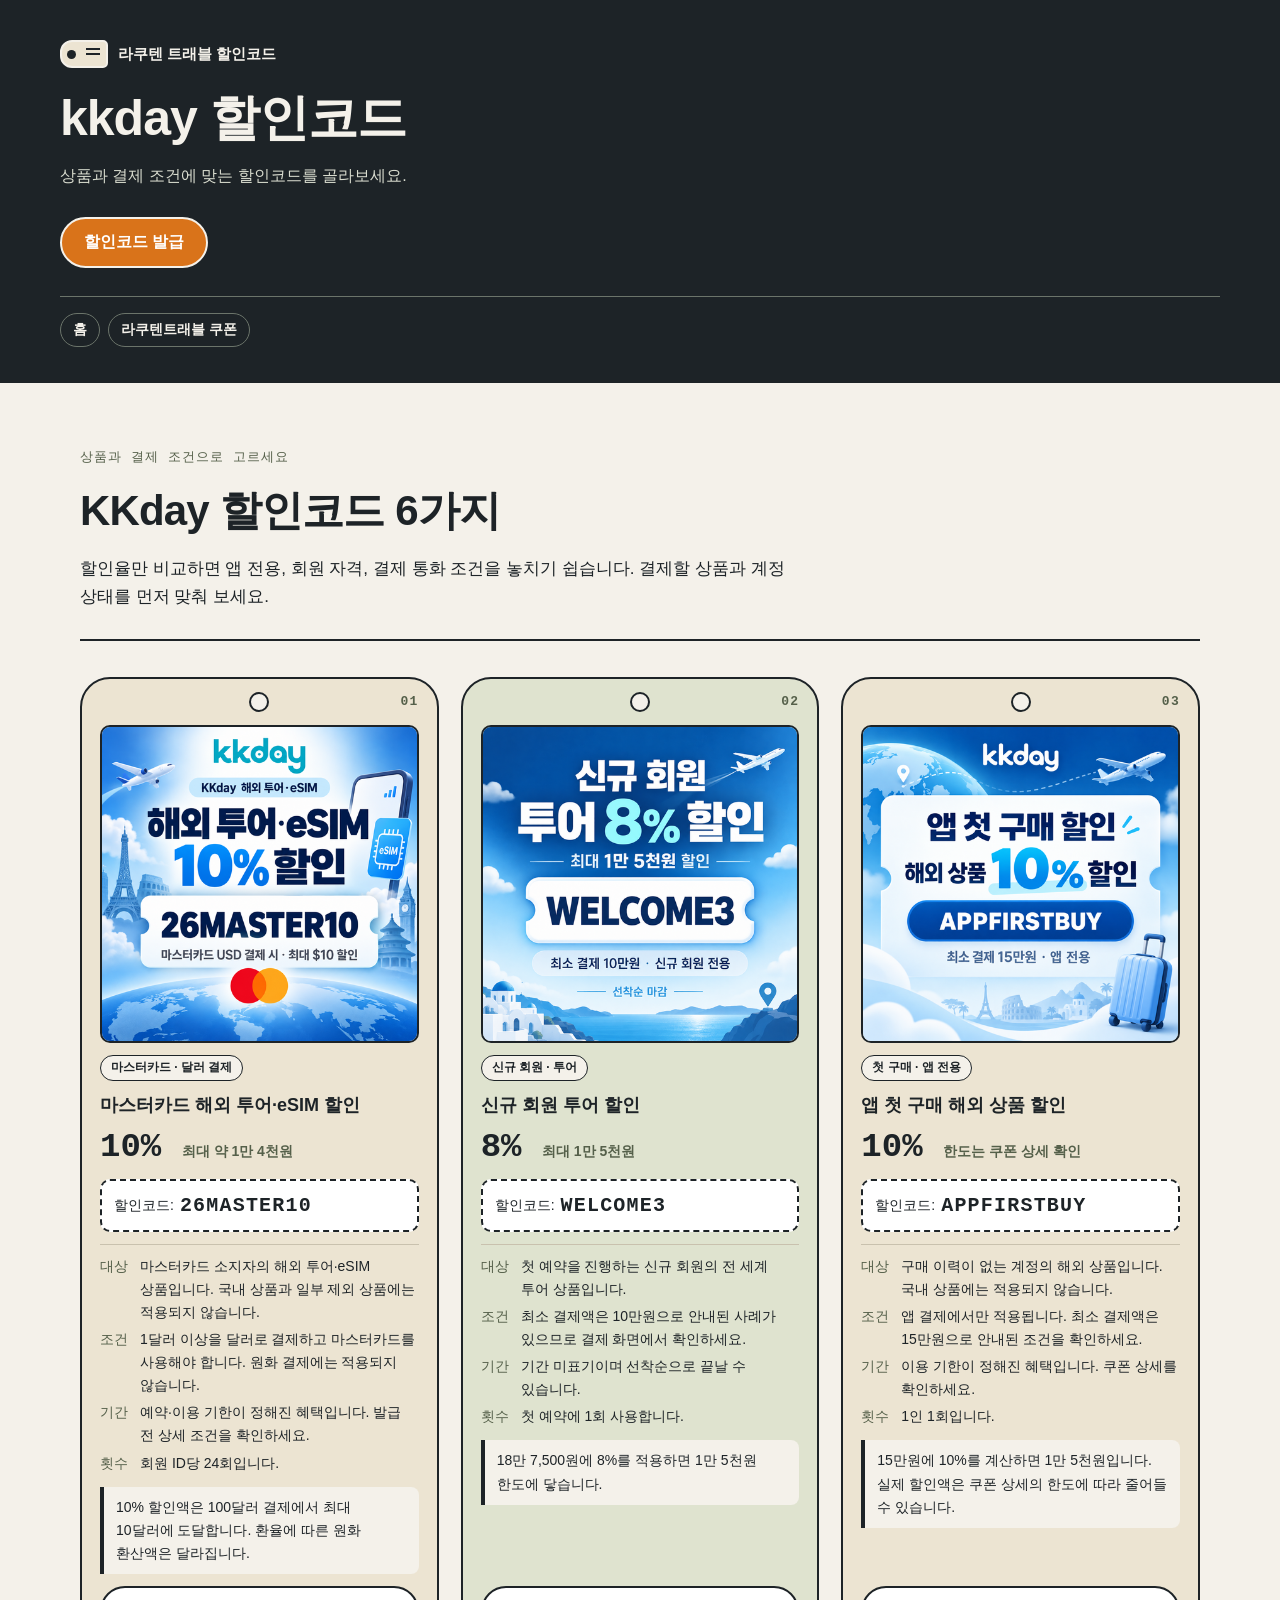
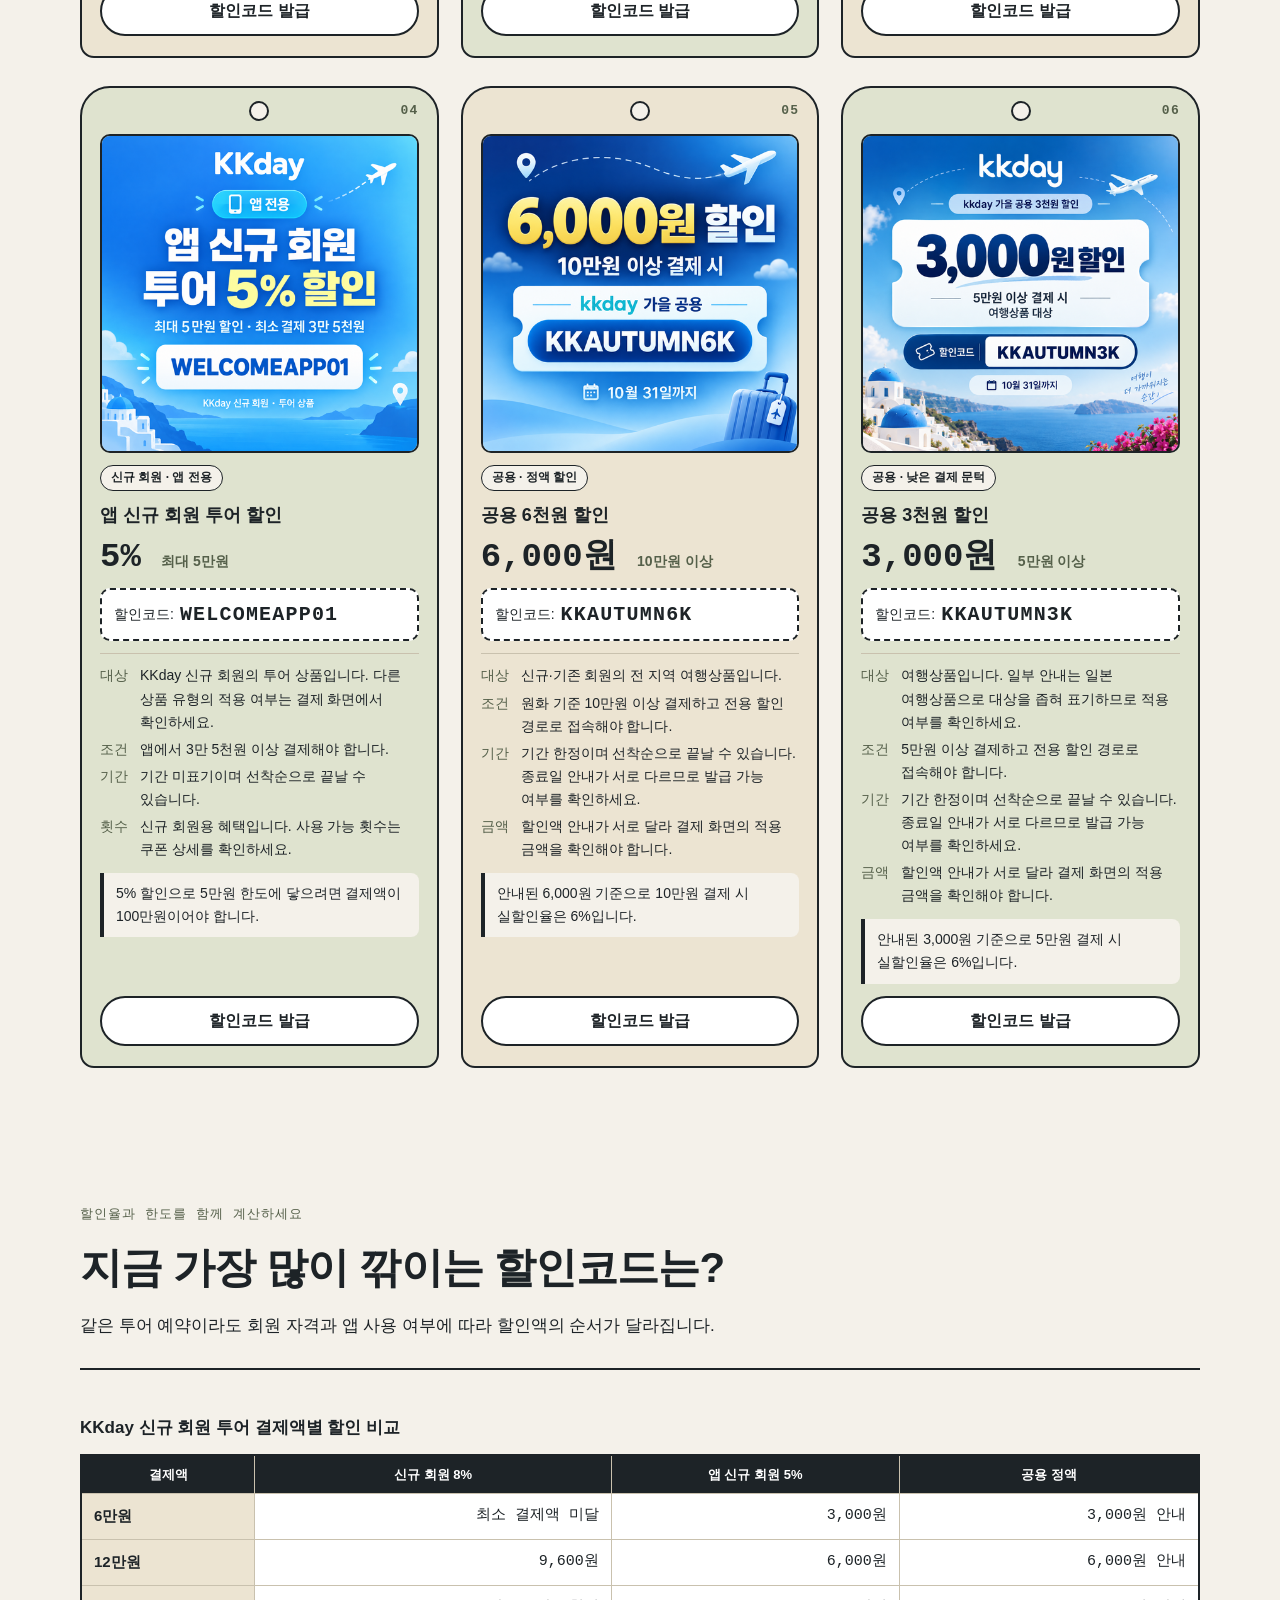
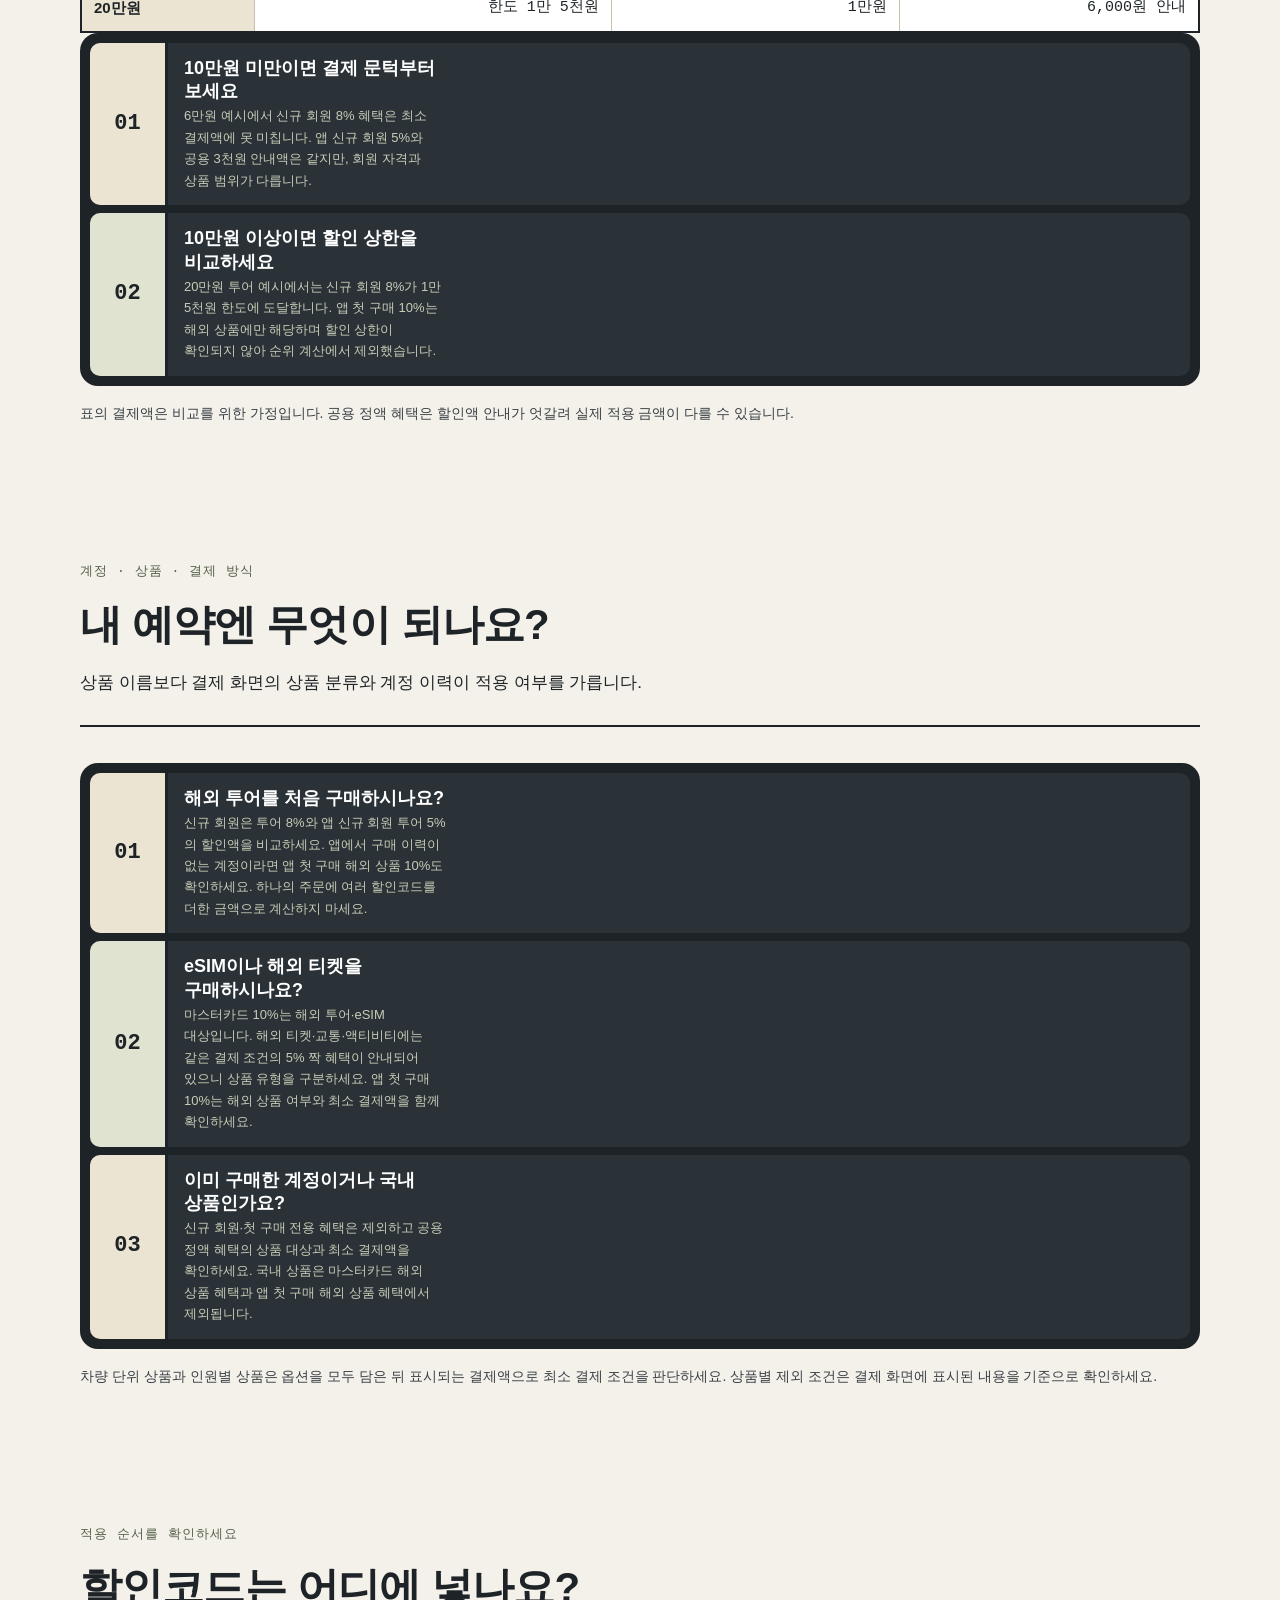
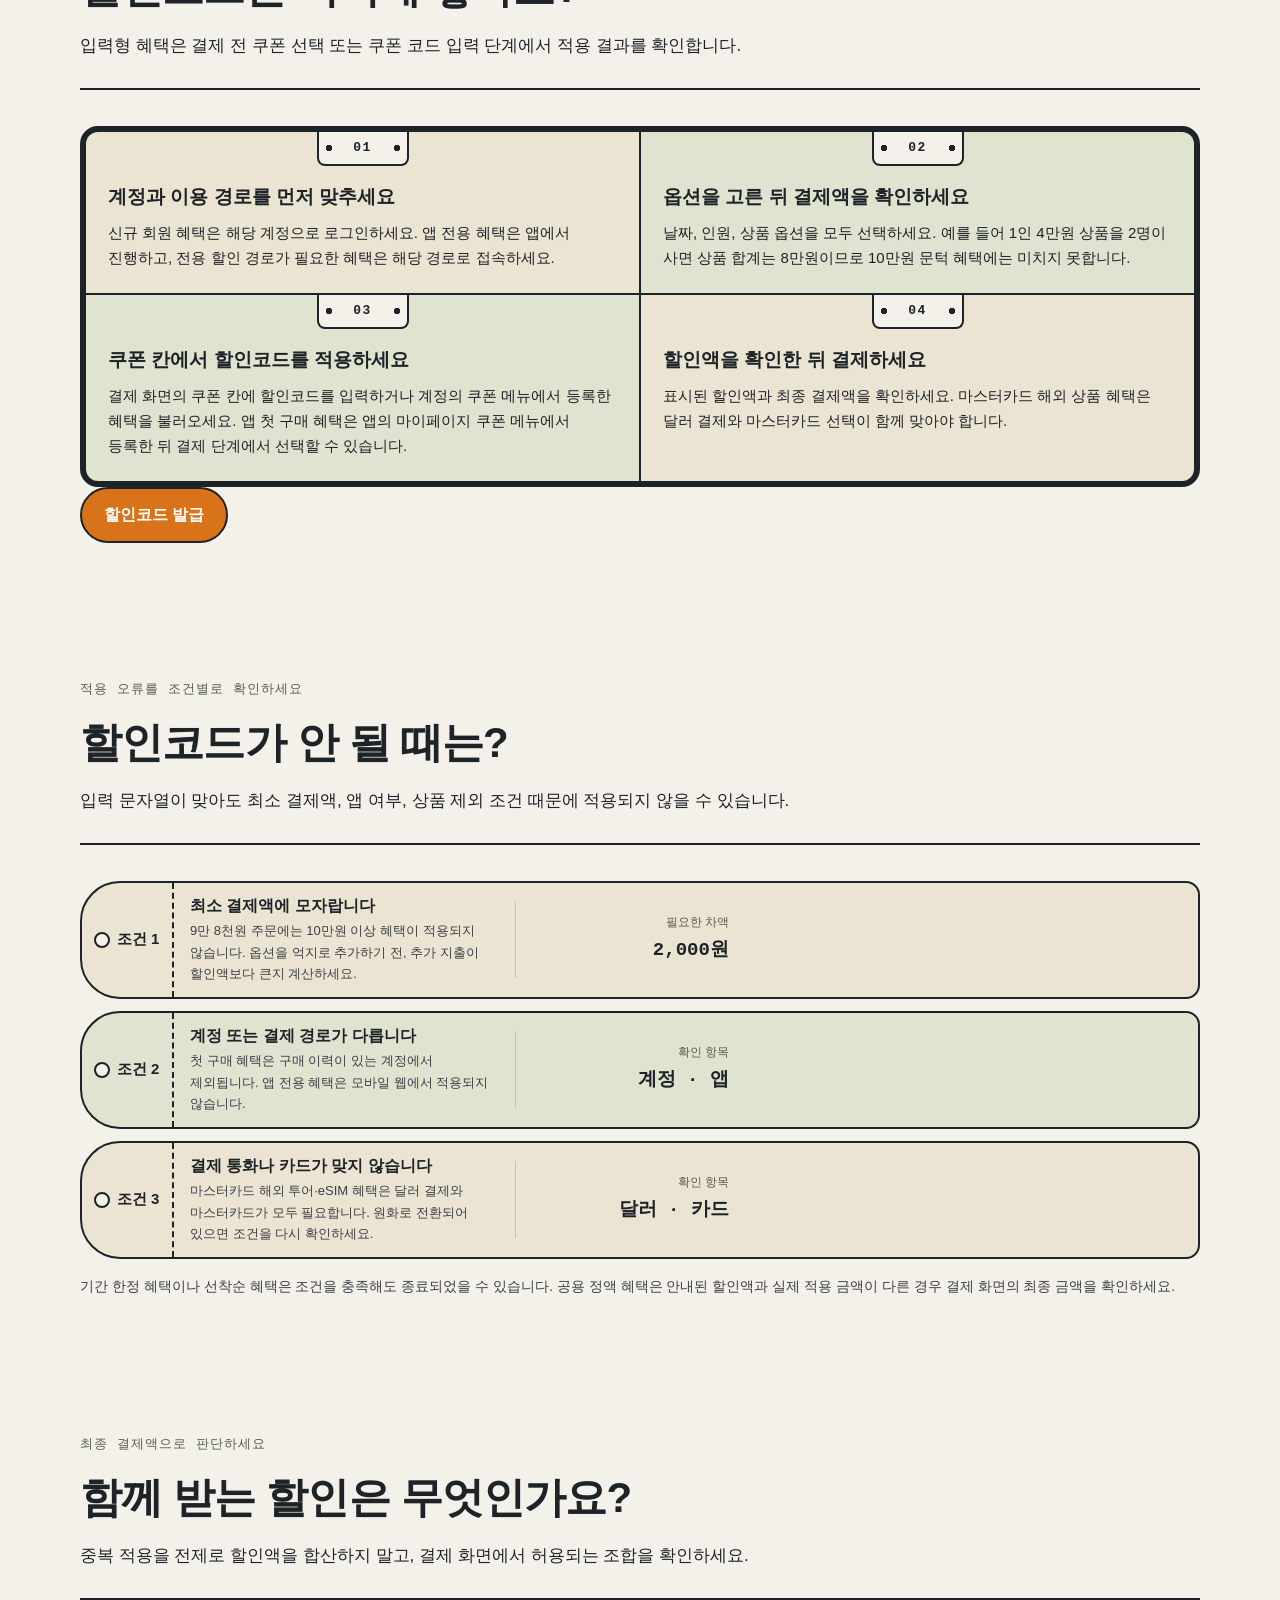
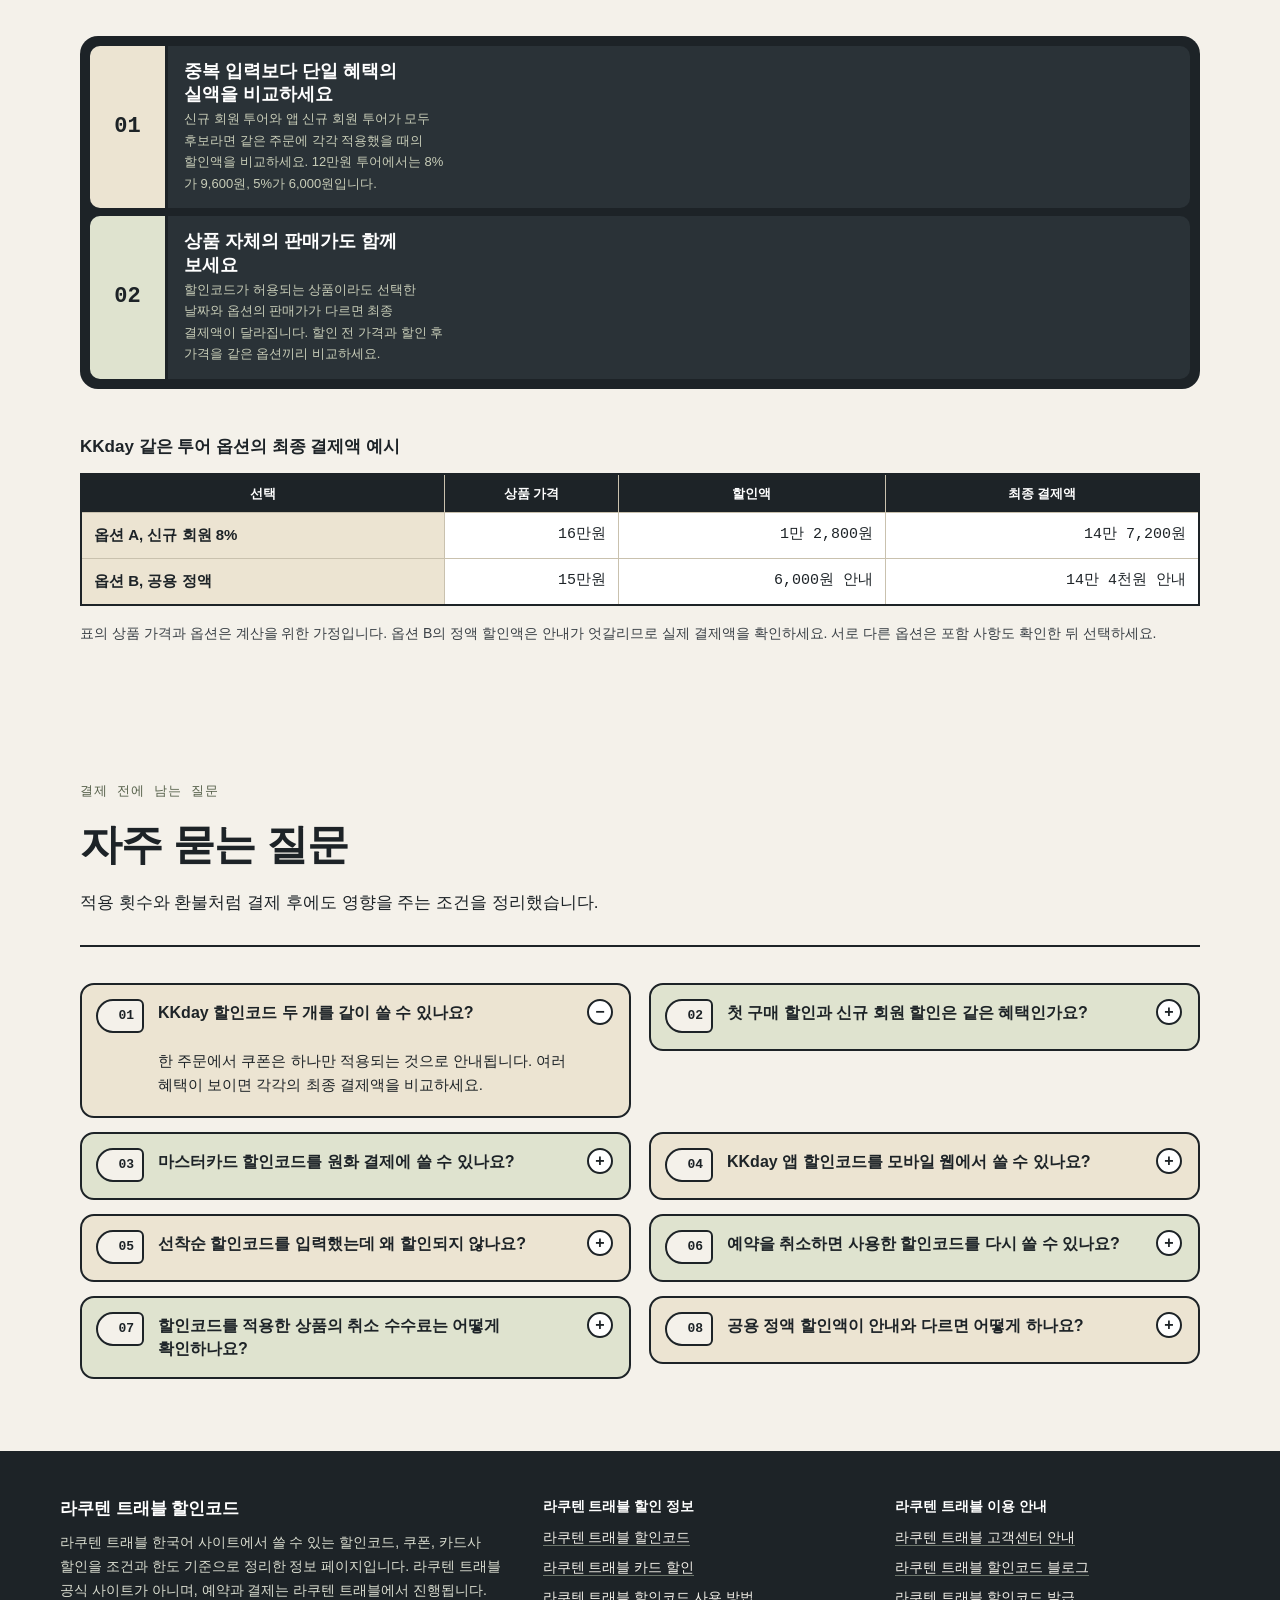
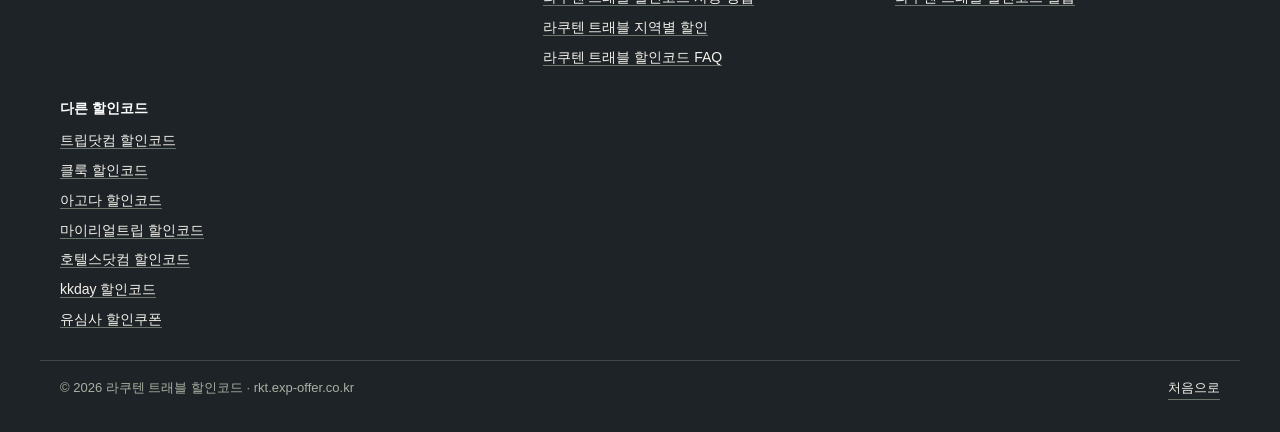
<file: kkday/index.html>
<!doctype html>
<html lang="ko">
<head>
<meta charset="utf-8">
<meta name="viewport" content="width=device-width, initial-scale=1">
<title>kkday 할인코드</title>
<meta name="description" content="KKday 할인코드 6가지를 상품·회원·결제 조건별로 비교하고, 신규 회원 투어 8%와 앱 첫 구매 해외 상품 10%의 적용 기준을 안내합니다.">
<meta name="robots" content="index, follow, max-image-preview:large">
<link rel="canonical" href="https://rkt.exp-offer.co.kr/kkday/">
<meta property="og:site_name" content="라쿠텐 트래블 할인코드">
<meta property="og:locale" content="ko_KR">
<meta property="og:type" content="website">
<meta property="og:title" content="kkday 할인코드">
<meta property="og:description" content="KKday 할인코드 6가지를 상품·회원·결제 조건별로 비교하고, 신규 회원 투어 8%와 앱 첫 구매 해외 상품 10%의 적용 기준을 안내합니다.">
<meta property="og:url" content="https://rkt.exp-offer.co.kr/kkday/">
<meta property="og:image" content="https://rkt.exp-offer.co.kr/images/og-image.jpg">
<meta name="twitter:card" content="summary_large_image">
<meta name="twitter:title" content="kkday 할인코드">
<meta name="twitter:description" content="KKday 할인코드 6가지를 상품·회원·결제 조건별로 비교하고, 신규 회원 투어 8%와 앱 첫 구매 해외 상품 10%의 적용 기준을 안내합니다.">
<meta name="twitter:image" content="https://rkt.exp-offer.co.kr/images/og-image.jpg">
<script type="application/ld+json">{"@context": "https://schema.org", "@graph": [{"@type": "WebPage", "name": "kkday 할인코드", "url": "https://rkt.exp-offer.co.kr/kkday/", "description": "KKday 할인코드 6가지를 상품·회원·결제 조건별로 비교하고, 신규 회원 투어 8%와 앱 첫 구매 해외 상품 10%의 적용 기준을 안내합니다."}, {"@type": "BreadcrumbList", "itemListElement": [{"@type": "ListItem", "position": 1, "name": "홈", "item": "https://rkt.exp-offer.co.kr/"}, {"@type": "ListItem", "position": 2, "name": "kkday 할인코드", "item": "https://rkt.exp-offer.co.kr/kkday/"}]}, {"@type": "ItemList", "name": "KKday 할인코드 6가지", "itemListElement": [{"@type": "ListItem", "position": 1, "name": "마스터카드 해외 투어·eSIM 할인", "url": "https://rkt.exp-offer.co.kr/kkday/#code-master"}, {"@type": "ListItem", "position": 2, "name": "신규 회원 투어 할인", "url": "https://rkt.exp-offer.co.kr/kkday/#code-welcome"}, {"@type": "ListItem", "position": 3, "name": "앱 첫 구매 해외 상품 할인", "url": "https://rkt.exp-offer.co.kr/kkday/#code-appfirst"}, {"@type": "ListItem", "position": 4, "name": "앱 신규 회원 투어 할인", "url": "https://rkt.exp-offer.co.kr/kkday/#code-welcomeapp"}, {"@type": "ListItem", "position": 5, "name": "공용 6천원 할인", "url": "https://rkt.exp-offer.co.kr/kkday/#code-autumn6"}, {"@type": "ListItem", "position": 6, "name": "공용 3천원 할인", "url": "https://rkt.exp-offer.co.kr/kkday/#code-autumn3"}]}]}</script>
<style>
:root{--bg:#f4f1ea;--ink:#1d2327;--olive:#dfe3cf;--sand:#ece4d2;--sub:#55604a;--amber:#d9731a;--line:#c9c1ae}
html{scroll-behavior:smooth;-webkit-text-size-adjust:100%}
body{margin:0;background:var(--bg);color:var(--ink);font-family:-apple-system,BlinkMacSystemFont,"Apple SD Gothic Neo","Pretendard","Noto Sans KR",sans-serif;overflow-x:hidden}
.rx-skip{position:absolute;left:12px;top:-60px;z-index:50;background:var(--ink);color:#fff;padding:8px 14px;border-radius:8px;text-decoration:none;font-weight:700}
.rx-skip:focus{top:12px}
.rx-top{background:var(--ink);color:#f4f1ea;word-break:keep-all}
.rx-top :where(h1,p,dl,dd,dt){margin:0}
.rx-in{max-width:1160px;margin:0 auto;padding:40px 20px 36px;display:grid;grid-template-columns:minmax(0,1.3fr) minmax(0,1fr);gap:28px;align-items:end}
.rx-brand{display:inline-flex;align-items:center;gap:10px;font-weight:800;font-size:15px;color:#f4f1ea;text-decoration:none}
.rx-fob{position:relative;display:inline-block;width:44px;height:24px;background:var(--sand);border:2px solid #f4f1ea;border-radius:12px 5px 5px 12px}
.rx-fob::before{content:"";position:absolute;left:5px;top:50%;width:9px;height:9px;margin-top:-4.5px;border-radius:50%;background:var(--ink)}
.rx-fob::after{content:"";position:absolute;right:6px;top:6px;width:14px;height:2px;background:var(--ink);box-shadow:0 5px 0 var(--ink)}
.rx-top h1{margin-top:18px;font-size:clamp(30px,4.8vw,50px);line-height:1.15;letter-spacing:-.02em;font-weight:800}
.rx-desc{margin-top:14px;font-size:16px;line-height:1.7;color:#d9dccf;max-width:620px}
.rx-nums{display:grid;grid-template-columns:repeat(3,minmax(0,1fr));border:2px solid #f4f1ea;border-radius:14px;overflow:hidden}
.rx-nums div{padding:12px 14px;border-right:2px solid #f4f1ea}
.rx-nums div:last-child{border-right:0}
.rx-nums dt{font-size:12px;color:#c8cdb8}
.rx-nums dd{font-family:ui-monospace,SFMono-Regular,Menlo,Consolas,monospace;font-size:clamp(20px,2.6vw,28px);font-weight:800}
.rx-go{grid-column:1 / -1;justify-self:start;display:inline-block;background:var(--amber);color:#fff;text-decoration:none;font-weight:700;padding:13px 22px;border-radius:999px;border:2px solid #f4f1ea}
.rx-go:hover,.rx-go:focus-visible{background:#f4f1ea;color:var(--ink)}
.rx-nav{position:sticky;top:0;z-index:40;background:var(--bg);border-bottom:2px solid var(--ink)}
.rx-nav-in{max-width:1160px;margin:0 auto;padding:0 20px;display:flex;align-items:center;gap:6px;overflow-x:auto;scrollbar-width:none;-ms-overflow-style:none}
.rx-nav-in::-webkit-scrollbar{display:none}
.rx-nav ul{display:flex;gap:4px;list-style:none;margin:0;padding:10px 0}
.rx-nav a{display:block;white-space:nowrap;text-decoration:none;color:var(--ink);font-weight:700;font-size:14px;padding:7px 12px;border-radius:999px;border:1.5px solid transparent}
.rx-nav ul a:hover,.rx-nav ul a:focus-visible{border-color:var(--ink);background:#fff}
.rx-nav .rx-nav-go{margin-left:auto;background:var(--amber);color:#fff;border:2px solid var(--ink)}
.rx-sep{max-width:1160px;margin:0 auto;padding:0 20px;display:flex;align-items:center;gap:10px}
.rx-sep::after{content:"";order:3;flex:1;height:2px;background:var(--ink)}
.rx-ring{position:relative;width:34px;height:34px;flex:none;border:3px solid var(--ink);border-radius:50%}
.rx-ring::after{content:"";position:absolute;left:14px;top:-3px;width:26px;height:26px;border:3px solid var(--sub);border-radius:50%}
.rx-sep::before{content:attr(data-n);order:2;margin-left:14px;font-family:ui-monospace,SFMono-Regular,Menlo,Consolas,monospace;font-size:13px;font-weight:800;letter-spacing:.12em;color:var(--sub)}
.rx-foot{background:var(--ink);color:#d9dccf;word-break:keep-all;font-size:14px;line-height:1.7}
.rx-foot :where(p,ul){margin:0;padding:0}
.rx-foot ul{list-style:none;display:grid;gap:6px}
.rx-foot-in{max-width:1160px;margin:0 auto;padding:44px 20px 28px;display:grid;grid-template-columns:minmax(0,1.4fr) minmax(0,1fr) minmax(0,1fr);gap:28px}
.rx-foot-name{font-weight:800;font-size:17px;color:#fff;margin-bottom:8px}
.rx-foot-col{font-weight:800;color:#fff;margin-bottom:8px}
.rx-foot a{color:#f4f1ea;text-decoration:none;border-bottom:1px solid #6b746a}
.rx-foot a:hover,.rx-foot a:focus-visible{border-bottom-color:#f4f1ea}
.rx-foot-bot{max-width:1160px;margin:0 auto;padding:16px 20px 32px;border-top:1px solid #3d474d;display:flex;flex-wrap:wrap;justify-content:space-between;gap:10px;font-size:13px;color:#aab0a2}
.rx-pages{grid-column:1 / -1;display:flex;gap:8px;overflow-x:auto;white-space:nowrap;scrollbar-width:none;border-top:1px solid #6b746a;padding-top:16px}
.rx-pages::-webkit-scrollbar{display:none}
.rx-pages a{display:inline-block;flex:none;color:#f4f1ea;text-decoration:none;font-weight:700;font-size:14px;padding:7px 12px;border-radius:999px;border:1.5px solid #6b746a}
.rx-pages a:hover,.rx-pages a:focus-visible,.rx-pages a[aria-current="page"]{border-color:#f4f1ea;background:#f4f1ea;color:var(--ink)}
.rc-more{margin:32px 0 0;text-align:center}
@media (max-width:860px){
.rx-in{grid-template-columns:1fr;padding:30px 16px 28px}
.rx-foot-in{grid-template-columns:1fr 1fr}
.rx-foot-about{grid-column:1 / -1}
}
@media (max-width:520px){
.rx-nums{grid-template-columns:1fr}
.rx-nums div{border-right:0;border-bottom:2px solid #f4f1ea}
.rx-nums div:last-child{border-bottom:0}
.rx-nav-in{padding:0 12px}
.rx-foot-in{grid-template-columns:1fr;padding:36px 16px 24px}
.rx-sep{padding:0 16px}
.rx-foot-bot{padding:14px 16px 28px}
}
.rc{--bg:#f4f1ea;--ink:#1d2327;--olive:#dfe3cf;--sand:#ece4d2;--sub:#55604a;--amber:#d9731a;--line:#c9c1ae;background:var(--bg);color:var(--ink);font-family:-apple-system,BlinkMacSystemFont,"Apple SD Gothic Neo","Pretendard","Noto Sans KR",sans-serif;line-height:1.65;word-break:keep-all;scroll-margin-top:72px}
.rc :where(h2,h3,p,ol,ul,dl,dd,dt,figure,table,caption){margin:0;padding:0}
.rc :where(ol,ul){list-style:none}
.rc *,.rc *::before,.rc *::after{box-sizing:border-box}
.rc-wrap{max-width:1160px;margin:0 auto;padding:64px 20px 72px}
.rc-head{display:grid;gap:18px;grid-template-columns:1fr;border-bottom:2px solid var(--ink);padding-bottom:28px;margin-bottom:36px}
.rc-kicker{font-family:ui-monospace,SFMono-Regular,Menlo,Consolas,monospace;font-size:13px;letter-spacing:.08em;color:var(--sub)}
.rc-head h2{font-size:clamp(28px,4.2vw,42px);line-height:1.2;letter-spacing:-.02em;font-weight:800}
.rc-lead{font-size:17px;max-width:720px}
.rc-stats{display:grid;grid-template-columns:repeat(3,minmax(0,1fr));gap:0;border:2px solid var(--ink);border-radius:14px;overflow:hidden;background:#fff}
.rc-stat{padding:14px 16px;border-right:2px solid var(--ink)}
.rc-stat:last-child{border-right:0}
.rc-stat dt{font-size:13px;color:var(--sub)}
.rc-stat dd{font-family:ui-monospace,SFMono-Regular,Menlo,Consolas,monospace;font-size:clamp(20px,2.6vw,28px);font-weight:700;line-height:1.3}
.rc-stat dd small{font-size:13px;font-weight:500;font-family:-apple-system,BlinkMacSystemFont,"Apple SD Gothic Neo","Pretendard","Noto Sans KR",sans-serif}
.rc-cta{justify-self:start;display:inline-block;background:var(--amber);color:#fff;text-decoration:none;font-weight:700;padding:13px 22px;border-radius:999px;border:2px solid var(--ink)}
.rc-cta:hover,.rc-cta:focus-visible{background:var(--ink)}
.rc-tags{display:grid;grid-template-columns:repeat(3,minmax(0,1fr));gap:28px 22px}
.rc-tag{position:relative;height:100%;display:flex;flex-direction:column;gap:12px;background:var(--sand);border:2px solid var(--ink);border-radius:30px 30px 14px 14px;padding:46px 18px 20px}
.rc-tags>li:nth-child(even) .rc-tag{background:var(--olive)}
.rc-tag::before{content:"";position:absolute;top:13px;left:50%;width:20px;height:20px;margin-left:-10px;border-radius:50%;background:var(--bg);border:2px solid var(--ink)}
.rc-no::before{content:attr(data-n)}
.rc-no{position:absolute;top:12px;right:18px;font-family:ui-monospace,SFMono-Regular,Menlo,Consolas,monospace;font-size:13px;font-weight:700;letter-spacing:.1em;color:var(--sub)}
.rc-img{display:block;width:100%;height:auto;aspect-ratio:1/1;object-fit:cover;border:2px solid var(--ink);border-radius:10px;background:var(--bg);color:transparent;font-size:0}
.rc-kind{display:inline-block;align-self:flex-start;font-size:12px;font-weight:700;padding:2px 10px;border:1.5px solid var(--ink);border-radius:999px;background:var(--bg)}
.rc-tag h3{font-size:18px;line-height:1.35;font-weight:800}
.rc-big{font-family:ui-monospace,SFMono-Regular,Menlo,Consolas,monospace;font-size:34px;font-weight:800;line-height:1.1}
.rc-big span{font-size:14px;font-weight:600;font-family:-apple-system,BlinkMacSystemFont,"Apple SD Gothic Neo","Pretendard","Noto Sans KR",sans-serif;color:var(--sub)}
.rc-code{display:flex;flex-wrap:wrap;align-items:center;gap:6px;background:#fff;border:2px dashed var(--ink);border-radius:10px;padding:8px 12px;font-size:14px}
.rc-code code{font-family:ui-monospace,SFMono-Regular,Menlo,Consolas,monospace;font-size:20px;font-weight:800;letter-spacing:.06em;user-select:all;-webkit-user-select:all;word-break:break-all}
.rc-dl{display:grid;grid-template-columns:auto 1fr;gap:4px 12px;font-size:14px;border-top:1.5px solid var(--line);padding-top:10px}
.rc-dl dt{color:var(--sub);white-space:nowrap}
.rc-calc{font-size:14px;background:var(--bg);border-left:4px solid var(--ink);padding:9px 12px;border-radius:0 8px 8px 0}
.rc-calc strong{font-family:ui-monospace,SFMono-Regular,Menlo,Consolas,monospace}
.rc-go{margin-top:auto;display:block;text-align:center;text-decoration:none;color:var(--ink);font-weight:700;border:2px solid var(--ink);border-radius:999px;padding:10px 14px;background:#fff}
.rc-go:hover,.rc-go:focus-visible{background:var(--ink);color:#fff}
.rc-route{margin-top:auto;font-size:13px;color:var(--sub);border:2px dotted var(--sub);border-radius:999px;padding:9px 14px;text-align:center}
.rc-tablewrap{margin-top:44px}
.rc-table{width:100%;border-collapse:collapse;background:#fff;border:2px solid var(--ink);font-size:15px}
.rc-table caption{caption-side:top;text-align:left;font-weight:800;font-size:17px;padding:0 0 12px}
.rc-table th,.rc-table td{border:1px solid var(--line);padding:10px 12px;text-align:right;font-family:ui-monospace,SFMono-Regular,Menlo,Consolas,monospace}
.rc-table thead th{background:var(--ink);color:#fff;font-family:-apple-system,BlinkMacSystemFont,"Apple SD Gothic Neo","Pretendard","Noto Sans KR",sans-serif;font-size:13px;text-align:center;line-height:1.35}
.rc-table tbody th{text-align:left;background:var(--sand);font-family:-apple-system,BlinkMacSystemFont,"Apple SD Gothic Neo","Pretendard","Noto Sans KR",sans-serif}
.rc-table tbody th span{display:block;font-family:ui-monospace,SFMono-Regular,Menlo,Consolas,monospace;font-weight:500;font-size:13px;color:var(--sub)}
.rc-cap{color:var(--sub);font-size:12px}
.rc-best{background:#fbe8d4;font-weight:800}
.rc-best b{display:block;font-size:12px;color:var(--amber);font-family:-apple-system,BlinkMacSystemFont,"Apple SD Gothic Neo","Pretendard","Noto Sans KR",sans-serif}
.rc-notes{margin-top:16px;display:grid;gap:6px;font-size:14px;color:#3a4046}
.rc-notes a{color:var(--ink);font-weight:700}
@media (max-width:1000px){.rc-tags{grid-template-columns:repeat(2,minmax(0,1fr))}}
@media (max-width:760px){
.rc-wrap{padding:44px 16px 52px}
.rc-stats{grid-template-columns:1fr}
.rc-stat{border-right:0;border-bottom:2px solid var(--ink)}
.rc-stat:last-child{border-bottom:0}
.rc-table,.rc-table thead,.rc-table tbody,.rc-table tr,.rc-table th,.rc-table td{display:block;width:100%}
.rc-table{border:0;background:transparent}
.rc-table caption{display:block;width:100%}
.rc-table thead{position:absolute;width:1px;height:1px;overflow:hidden;clip:rect(0 0 0 0);white-space:nowrap}
.rc-table tbody tr{background:#fff;border:2px solid var(--ink);border-radius:12px;overflow:hidden;margin-bottom:14px}
.rc-table tbody th{border:0;border-bottom:2px solid var(--ink)}
.rc-table td{display:flex;justify-content:space-between;gap:12px;border:0;border-bottom:1px solid var(--line);text-align:right}
.rc-table td:last-child{border-bottom:0}
.rc-table td::before{content:attr(data-label);font-family:-apple-system,BlinkMacSystemFont,"Apple SD Gothic Neo","Pretendard","Noto Sans KR",sans-serif;font-weight:600;color:var(--sub);text-align:left}
.rc-best b{display:inline;margin-right:6px}
}
@media (max-width:640px){.rc-tags{grid-template-columns:1fr}.rc-img{max-width:250px;margin:0 auto}}
.rq{--bg:#f4f1ea;--ink:#1d2327;--olive:#dfe3cf;--sand:#ece4d2;--sub:#55604a;--amber:#d9731a;--line:#c9c1ae;background:var(--bg);color:var(--ink);font-family:-apple-system,BlinkMacSystemFont,"Apple SD Gothic Neo","Pretendard","Noto Sans KR",sans-serif;line-height:1.65;word-break:keep-all;scroll-margin-top:72px}
.rq :where(h2,h3,p,ol,ul,dl,dd,dt,table,caption){margin:0;padding:0}
.rq :where(ol,ul){list-style:none}
.rq *,.rq *::before,.rq *::after{box-sizing:border-box}
.rq-wrap{max-width:1160px;margin:0 auto;padding:64px 20px 72px}
.rq-head{display:grid;gap:18px;border-bottom:2px solid var(--ink);padding-bottom:28px;margin-bottom:32px}
.rq-kicker{font-family:ui-monospace,SFMono-Regular,Menlo,Consolas,monospace;font-size:13px;letter-spacing:.08em;color:var(--sub)}
.rq-head h2{font-size:clamp(28px,4.2vw,42px);line-height:1.2;letter-spacing:-.02em;font-weight:800}
.rq-lead{font-size:17px;max-width:760px}
.rq-stats{display:grid;grid-template-columns:repeat(3,minmax(0,1fr));border:2px solid var(--ink);border-radius:14px;overflow:hidden;background:#fff}
.rq-stat{padding:14px 16px;border-right:2px solid var(--ink)}
.rq-stat:last-child{border-right:0}
.rq-stat dt{font-size:13px;color:var(--sub)}
.rq-stat dd{font-family:ui-monospace,SFMono-Regular,Menlo,Consolas,monospace;font-size:clamp(20px,2.6vw,28px);font-weight:700;line-height:1.3}
.rq-stat dd small{display:block;font-size:13px;font-weight:500;font-family:-apple-system,BlinkMacSystemFont,"Apple SD Gothic Neo","Pretendard","Noto Sans KR",sans-serif}
.rq-cta{justify-self:start;display:inline-block;background:var(--amber);color:#fff;text-decoration:none;font-weight:700;padding:13px 22px;border-radius:999px;border:2px solid var(--ink)}
.rq-cta:hover,.rq-cta:focus-visible{background:var(--ink)}
.rq-rack{display:grid;gap:12px;counter-reset:rq}
.rq-row{display:grid;grid-template-columns:92px minmax(0,1.5fr) repeat(3,minmax(0,1fr));align-items:center;gap:0;background:var(--sand);border:2px solid var(--ink);border-radius:40px 14px 14px 40px;overflow:hidden}
.rq-rack>li:nth-child(even) .rq-row{background:var(--olive)}
.rq-rank{position:relative;align-self:stretch;display:flex;flex-direction:column;justify-content:center;align-items:center;gap:4px;padding:12px 8px 12px 30px;border-right:2px dashed var(--ink);font-weight:800;font-size:15px;text-align:center}
.rq-rank::before{content:"";position:absolute;left:12px;top:50%;width:16px;height:16px;margin-top:-8px;border-radius:50%;background:var(--bg);border:2px solid var(--ink)}
.rq-rank span{font-family:ui-monospace,SFMono-Regular,Menlo,Consolas,monospace;font-size:12px;font-weight:600;color:var(--sub)}
.rq-name{padding:12px 16px;display:grid;gap:4px}
.rq-name h3{font-size:16px;line-height:1.35;font-weight:800}
.rq-name p{font-size:13px;color:#3a4046}
.rq-chip{display:inline-flex;flex-wrap:nowrap;align-items:center;gap:4px;justify-self:start;background:#fff;border:1.5px dashed var(--ink);border-radius:8px;padding:1px 8px;font-size:12px;white-space:nowrap}
.rq-chip code{font-family:ui-monospace,SFMono-Regular,Menlo,Consolas,monospace;font-size:13px;font-weight:800;letter-spacing:.04em;user-select:all;-webkit-user-select:all}
.rq-num{padding:12px 14px;border-left:1px solid var(--line);display:grid;gap:2px;text-align:right}
.rq-num dt{font-size:12px;color:var(--sub)}
.rq-num dd{font-family:ui-monospace,SFMono-Regular,Menlo,Consolas,monospace;font-size:15px;font-weight:700}
.rq-num.rq-total dd{font-size:19px;font-weight:800}
.rq-top{background:#fbe8d4}
.rq-top .rq-rank{color:var(--amber)}
.rq-base{background:#fff}
.rq-rack>li:nth-child(even) .rq-row.rq-base{background:#fff}
.rq-tablewrap{margin-top:44px}
.rq-table{width:100%;border-collapse:collapse;background:#fff;border:2px solid var(--ink);font-size:14px}
.rq-table caption{caption-side:top;text-align:left;font-weight:800;font-size:17px;padding:0 0 12px}
.rq-table th,.rq-table td{border:1px solid var(--line);padding:10px 11px;text-align:left;vertical-align:top}
.rq-table thead th{background:var(--ink);color:#fff;font-size:13px;line-height:1.35}
.rq-table tbody th{background:var(--sand);font-weight:800}
.rq-table tbody th span{display:block;font-weight:500;font-size:12px;color:var(--sub)}
.rq-mono{font-family:ui-monospace,SFMono-Regular,Menlo,Consolas,monospace;white-space:nowrap}
.rq-notes{margin-top:16px;display:grid;gap:6px;font-size:14px;color:#3a4046}
.rq-notes a{color:var(--ink);font-weight:700}
@media (max-width:900px){
.rq-row{grid-template-columns:84px minmax(0,1fr) minmax(0,1fr)}
.rq-rank{grid-row:span 2}
.rq-name{grid-column:2 / 4;border-bottom:1px solid var(--line)}
.rq-num:nth-of-type(1){border-left:0}
.rq-num{text-align:left}
.rq-row .rq-num:last-child{grid-column:2 / 4;border-left:0;border-top:1px solid var(--line)}
.rq-row{grid-template-rows:auto auto auto}
.rq-rank{grid-row:1 / 4}
}
@media (max-width:760px){
.rq-wrap{padding:44px 16px 52px}
.rq-stats{grid-template-columns:1fr}
.rq-stat{border-right:0;border-bottom:2px solid var(--ink)}
.rq-stat:last-child{border-bottom:0}
.rq-table,.rq-table thead,.rq-table tbody,.rq-table tr,.rq-table th,.rq-table td{display:block;width:100%}
.rq-table{border:0;background:transparent}
.rq-table caption{display:block;width:100%}
.rq-table thead{position:absolute;width:1px;height:1px;overflow:hidden;clip:rect(0 0 0 0);white-space:nowrap}
.rq-table tbody tr{background:#fff;border:2px solid var(--ink);border-radius:12px;overflow:hidden;margin-bottom:14px}
.rq-table tbody th{border:0;border-bottom:2px solid var(--ink)}
.rq-table td{display:grid;grid-template-columns:96px minmax(0,1fr);gap:10px;border:0;border-bottom:1px solid var(--line)}
.rq-table td:last-child{border-bottom:0}
.rq-table td::before{content:attr(data-label);font-weight:600;color:var(--sub);font-size:13px}
.rq-mono{white-space:normal}
}
@media (max-width:420px){
.rq-row{grid-template-columns:64px minmax(0,1fr)}
.rq-rank{padding:10px 4px 10px 22px;font-size:13px}
.rq-rank::before{left:6px;width:13px;height:13px;margin-top:-6.5px}
.rq-name{grid-column:2}
.rq-num,.rq-row .rq-num:last-child{grid-column:2;border-left:0;border-top:1px solid var(--line)}
.rq-rank{grid-row:1 / 5}
.rq-row{grid-template-rows:auto auto auto auto}
.rq-table td{grid-template-columns:78px minmax(0,1fr)}
}
.rh{--bg:#f4f1ea;--ink:#1d2327;--olive:#dfe3cf;--sand:#ece4d2;--sub:#55604a;--amber:#d9731a;--line:#c9c1ae;background:var(--bg);color:var(--ink);font-family:-apple-system,BlinkMacSystemFont,"Apple SD Gothic Neo","Pretendard","Noto Sans KR",sans-serif;line-height:1.65;word-break:keep-all;scroll-margin-top:72px}
.rh :where(h2,h3,p,ol,ul,dl,dd,dt){margin:0;padding:0}
.rh :where(ol,ul){list-style:none}
.rh *,.rh *::before,.rh *::after{box-sizing:border-box}
.rh-wrap{max-width:1160px;margin:0 auto;padding:64px 20px 72px}
.rh-head{display:grid;gap:18px;border-bottom:2px solid var(--ink);padding-bottom:28px;margin-bottom:32px}
.rh-kicker{font-family:ui-monospace,SFMono-Regular,Menlo,Consolas,monospace;font-size:13px;letter-spacing:.08em;color:var(--sub)}
.rh-head h2{font-size:clamp(28px,4.2vw,42px);line-height:1.2;letter-spacing:-.02em;font-weight:800}
.rh-lead{font-size:17px;max-width:760px}
.rh-stats{display:grid;grid-template-columns:repeat(3,minmax(0,1fr));border:2px solid var(--ink);border-radius:14px;overflow:hidden;background:#fff}
.rh-stat{padding:14px 16px;border-right:2px solid var(--ink)}
.rh-stat:last-child{border-right:0}
.rh-stat dt{font-size:13px;color:var(--sub)}
.rh-stat dd{font-family:ui-monospace,SFMono-Regular,Menlo,Consolas,monospace;font-size:clamp(20px,2.6vw,28px);font-weight:700;line-height:1.3}
.rh-stat dd small{display:block;font-size:13px;font-weight:500;font-family:-apple-system,BlinkMacSystemFont,"Apple SD Gothic Neo","Pretendard","Noto Sans KR",sans-serif}
.rh-cta{justify-self:start;display:inline-block;background:var(--amber);color:#fff;text-decoration:none;font-weight:700;padding:13px 22px;border-radius:999px;border:2px solid var(--ink)}
.rh-cta:hover,.rh-cta:focus-visible{background:var(--ink)}
.rh-cab{display:grid;grid-template-columns:repeat(2,minmax(0,1fr));gap:2px;background:var(--ink);border:6px solid var(--ink);border-radius:18px;overflow:hidden}
.rh-cell{position:relative;height:100%;display:flex;flex-direction:column;gap:12px;background:var(--sand);padding:52px 22px 22px}
.rh-cab>li:nth-child(4n+2) .rh-cell,.rh-cab>li:nth-child(4n+3) .rh-cell{background:var(--olive)}
.rh-plate{position:absolute;top:0;left:50%;transform:translateX(-50%);min-width:92px;padding:5px 22px 6px;display:block;background:radial-gradient(circle at 10px 50%,var(--ink) 3px,transparent 3.5px),radial-gradient(circle at calc(100% - 10px) 50%,var(--ink) 3px,transparent 3.5px),var(--bg);border:2px solid var(--ink);border-top:0;border-radius:0 0 8px 8px;font-family:ui-monospace,SFMono-Regular,Menlo,Consolas,monospace;font-size:13px;font-weight:800;letter-spacing:.12em;text-align:center}
.rh-plate::before{content:attr(data-n)}
.rh-cell h3{font-size:19px;line-height:1.35;font-weight:800}
.rh-do{font-size:15px}
.rh-do b{font-weight:700;background:#fff;border:1px solid var(--line);border-radius:5px;padding:0 5px}
.rh-chip{display:inline-flex;flex-wrap:nowrap;align-items:center;gap:4px;background:#fff;border:1.5px dashed var(--ink);border-radius:8px;padding:1px 8px;font-size:12px;white-space:nowrap}
.rh-chip code{font-family:ui-monospace,SFMono-Regular,Menlo,Consolas,monospace;font-size:13px;font-weight:800;letter-spacing:.04em;user-select:all;-webkit-user-select:all}
.rh-save{margin-top:auto;display:grid;grid-template-columns:auto minmax(0,1fr);gap:4px 14px;align-items:baseline;background:#fff;border:2px solid var(--ink);border-radius:12px;padding:12px 14px}
.rh-save dt{grid-column:1 / 3;font-size:12px;font-weight:700;color:var(--sub);letter-spacing:.04em}
.rh-save .rh-amt{font-family:ui-monospace,SFMono-Regular,Menlo,Consolas,monospace;font-size:24px;font-weight:800;white-space:nowrap}
.rh-save .rh-why{font-size:14px}
.rh-sum .rh-cell{background:#fbe8d4}
.rh-cab>li.rh-sum .rh-cell{background:#fbe8d4}
.rh-bill{display:grid;gap:8px;font-size:14px}
.rh-bill div{display:flex;justify-content:space-between;gap:12px;border-bottom:1px dashed var(--line);padding-bottom:6px}
.rh-bill dd{font-family:ui-monospace,SFMono-Regular,Menlo,Consolas,monospace;font-weight:700;white-space:nowrap}
.rh-bill .rh-gap{border-bottom:0;border-top:2px solid var(--ink);padding-top:8px}
.rh-bill .rh-gap dt{font-weight:800}
.rh-bill .rh-gap dd{font-size:24px;color:var(--amber);font-weight:800}
.rh-notes{margin-top:16px;display:grid;gap:6px;font-size:14px;color:#3a4046}
.rh-notes a,.rh-do a{color:var(--ink);font-weight:700}
@media (max-width:760px){
.rh-wrap{padding:44px 16px 52px}
.rh-stats{grid-template-columns:1fr}
.rh-stat{border-right:0;border-bottom:2px solid var(--ink)}
.rh-stat:last-child{border-bottom:0}
.rh-cab{grid-template-columns:1fr;border-width:4px}
.rh-cab>li:nth-child(4n+2) .rh-cell,.rh-cab>li:nth-child(4n+3) .rh-cell{background:var(--sand)}
.rh-cab>li:nth-child(even) .rh-cell{background:var(--olive)}
.rh-cell{padding:48px 16px 18px}
.rh-save{grid-template-columns:1fr}
.rh-save dt{grid-column:1}
.rh-cab>li.rh-sum .rh-cell{background:#fbe8d4}
}
.rr{--bg:#f4f1ea;--ink:#1d2327;--olive:#dfe3cf;--sand:#ece4d2;--sub:#55604a;--amber:#d9731a;--line:#c9c1ae;background:var(--bg);color:var(--ink);font-family:-apple-system,BlinkMacSystemFont,"Apple SD Gothic Neo","Pretendard","Noto Sans KR",sans-serif;line-height:1.65;word-break:keep-all;scroll-margin-top:72px}
.rr :where(h2,h3,p,ol,ul,dl,dd,dt,table,caption){margin:0;padding:0}
.rr :where(ol,ul){list-style:none}
.rr *,.rr *::before,.rr *::after{box-sizing:border-box}
.rr-wrap{max-width:1160px;margin:0 auto;padding:64px 20px 72px}
.rr-head{display:grid;gap:18px;border-bottom:2px solid var(--ink);padding-bottom:28px;margin-bottom:32px}
.rr-kicker{font-family:ui-monospace,SFMono-Regular,Menlo,Consolas,monospace;font-size:13px;letter-spacing:.08em;color:var(--sub)}
.rr-head h2{font-size:clamp(28px,4.2vw,42px);line-height:1.2;letter-spacing:-.02em;font-weight:800}
.rr-lead{font-size:17px;max-width:760px}
.rr-stats{display:grid;grid-template-columns:repeat(3,minmax(0,1fr));border:2px solid var(--ink);border-radius:14px;overflow:hidden;background:#fff}
.rr-stat{padding:14px 16px;border-right:2px solid var(--ink)}
.rr-stat:last-child{border-right:0}
.rr-stat dt{font-size:13px;color:var(--sub)}
.rr-stat dd{font-family:ui-monospace,SFMono-Regular,Menlo,Consolas,monospace;font-size:clamp(19px,2.4vw,26px);font-weight:700;line-height:1.3}
.rr-stat dd small{display:block;font-size:13px;font-weight:500;font-family:-apple-system,BlinkMacSystemFont,"Apple SD Gothic Neo","Pretendard","Noto Sans KR",sans-serif}
.rr-cta{justify-self:start;display:inline-block;background:var(--amber);color:#fff;text-decoration:none;font-weight:700;padding:13px 22px;border-radius:999px;border:2px solid var(--ink)}
.rr-cta:hover,.rr-cta:focus-visible{background:var(--ink)}
.rr-board{background:var(--ink);border-radius:18px;padding:10px;display:grid;gap:8px}
.rr-floor{display:grid;grid-template-columns:78px minmax(0,1.1fr) minmax(0,1.3fr) minmax(0,1.4fr);align-items:stretch;background:#2a3237;color:#f4f1ea;border-radius:10px;overflow:hidden}
.rr-fl{display:flex;align-items:center;justify-content:center;background:var(--sand);color:var(--ink);font-family:ui-monospace,SFMono-Regular,Menlo,Consolas,monospace;font-size:22px;font-weight:800;border-right:3px solid var(--ink)}
.rr-fl::before{content:attr(data-n)}
.rr-board>li:nth-child(even) .rr-fl{background:var(--olive)}
.rr-name{padding:14px 16px;display:grid;align-content:center;gap:2px}
.rr-name h3{font-size:18px;line-height:1.3;font-weight:800;color:#fff}
.rr-name p{font-size:13px;color:#c8cdb8}
.rr-camp{padding:14px 16px;border-left:1px solid #3d474d;display:flex;flex-wrap:wrap;align-content:center;gap:6px}
.rr-camp li{font-size:12px;font-weight:700;border:1.5px solid #c8cdb8;border-radius:999px;padding:1px 9px;color:#f4f1ea}
.rr-camp .rr-cnt{border-color:var(--sand);background:var(--sand);color:var(--ink)}
.rr-calc{padding:14px 16px;border-left:1px solid #3d474d;font-size:14px;color:#e6e2d8;display:grid;align-content:center;gap:4px}
.rr-calc b{font-family:ui-monospace,SFMono-Regular,Menlo,Consolas,monospace;color:#fff;font-weight:800;white-space:nowrap}
.rr-calc .rr-ex{display:block;font-size:12px;color:#c8cdb8}
.rr-txt{display:block}
.rr-top .rr-calc b.rr-max{color:#f3a15c}
.rr-tablewrap{margin-top:44px}
.rr-table{width:100%;border-collapse:collapse;background:#fff;border:2px solid var(--ink);font-size:14px}
.rr-table caption{caption-side:top;text-align:left;font-weight:800;font-size:17px;padding:0 0 12px}
.rr-table th,.rr-table td{border:1px solid var(--line);padding:9px 10px;text-align:center}
.rr-table thead th{background:var(--ink);color:#fff;font-size:13px;line-height:1.35}
.rr-table thead th span{display:block;font-weight:500;font-size:11px;color:#c8cdb8}
.rr-table tbody th{text-align:left;background:var(--sand);font-weight:800}
.rr-y{font-weight:700}
.rr-n{color:#8a8f86}
.rr-sum{font-family:ui-monospace,SFMono-Regular,Menlo,Consolas,monospace;font-weight:800}
.rr-best{background:#fbe8d4}
.rr-notes{margin-top:16px;display:grid;gap:6px;font-size:14px;color:#3a4046}
.rr-notes a{color:var(--ink);font-weight:700}
@media (max-width:1000px){
.rr-floor{grid-template-columns:70px minmax(0,1fr) minmax(0,1.3fr)}
.rr-fl{grid-row:span 2}
.rr-calc{grid-column:2 / 4;border-top:1px solid #3d474d}
.rr-camp{border-left:1px solid #3d474d}
}
@media (max-width:760px){
.rr-wrap{padding:44px 16px 52px}
.rr-stats{grid-template-columns:1fr}
.rr-stat{border-right:0;border-bottom:2px solid var(--ink)}
.rr-stat:last-child{border-bottom:0}
.rr-board{padding:6px;border-radius:14px}
.rr-floor{grid-template-columns:54px minmax(0,1fr)}
.rr-fl{grid-row:1 / 4;font-size:17px}
.rr-name,.rr-camp,.rr-calc{grid-column:2;border-left:0}
.rr-camp,.rr-calc{border-top:1px solid #3d474d}
.rr-table,.rr-table thead,.rr-table tbody,.rr-table tr,.rr-table th,.rr-table td{display:block;width:100%}
.rr-table{border:0;background:transparent}
.rr-table caption{display:block;width:100%}
.rr-table thead{position:absolute;width:1px;height:1px;overflow:hidden;clip:rect(0 0 0 0);white-space:nowrap}
.rr-table tbody tr{background:#fff;border:2px solid var(--ink);border-radius:12px;overflow:hidden;margin-bottom:12px}
.rr-table tbody th{border:0;border-bottom:2px solid var(--ink)}
.rr-table td{display:flex;justify-content:space-between;gap:12px;border:0;border-bottom:1px solid var(--line);text-align:right}
.rr-table td:last-child{border-bottom:0}
.rr-table td::before{content:attr(data-label);font-weight:600;color:var(--sub);text-align:left}
}
.rf{--bg:#f4f1ea;--ink:#1d2327;--olive:#dfe3cf;--sand:#ece4d2;--sub:#55604a;--amber:#d9731a;--line:#c9c1ae;background:var(--bg);color:var(--ink);font-family:-apple-system,BlinkMacSystemFont,"Apple SD Gothic Neo","Pretendard","Noto Sans KR",sans-serif;line-height:1.7;word-break:keep-all;scroll-margin-top:72px}
.rf :where(h2,h3,p,ol,ul,dl,dd,dt){margin:0;padding:0}
.rf :where(ol,ul){list-style:none}
.rf *,.rf *::before,.rf *::after{box-sizing:border-box}
.rf-wrap{max-width:1160px;margin:0 auto;padding:64px 20px 72px}
.rf-head{display:grid;gap:14px;border-bottom:2px solid var(--ink);padding-bottom:26px;margin-bottom:30px}
.rf-kicker{font-family:ui-monospace,SFMono-Regular,Menlo,Consolas,monospace;font-size:13px;letter-spacing:.08em;color:var(--sub)}
.rf-head h2{font-size:clamp(28px,4.2vw,42px);line-height:1.2;letter-spacing:-.02em;font-weight:800}
.rf-lead{font-size:17px;max-width:760px}
.rf-list{display:grid;grid-template-columns:repeat(2,minmax(0,1fr));gap:14px 18px;align-items:start;counter-reset:rf}
.rf-item{counter-increment:rf;background:#fff;border:2px solid var(--ink);border-radius:14px;overflow:hidden}
.rf-list>li:nth-child(4n+1) .rf-item,.rf-list>li:nth-child(4n+4) .rf-item{background:var(--sand)}
.rf-list>li:nth-child(4n+2) .rf-item,.rf-list>li:nth-child(4n+3) .rf-item{background:var(--olive)}
.rf-item summary{position:relative;display:block;cursor:pointer;list-style:none;padding:16px 58px 16px 76px;min-height:64px}
.rf-item summary::-webkit-details-marker{display:none}
.rf-item summary::before{content:counter(rf,decimal-leading-zero);position:absolute;left:14px;top:14px;width:48px;height:34px;display:flex;align-items:center;justify-content:flex-end;padding-right:8px;background:var(--bg);border:2px solid var(--ink);border-radius:17px 6px 6px 17px;font-family:ui-monospace,SFMono-Regular,Menlo,Consolas,monospace;font-size:13px;font-weight:800}
.rf-item summary::after{content:"+";position:absolute;right:16px;top:14px;width:26px;height:26px;border:2px solid var(--ink);border-radius:50%;display:flex;align-items:center;justify-content:center;font-weight:800;background:#fff}
.rf-item[open] summary::after{content:"−"}
.rf-item summary h3{font-size:16px;line-height:1.45;font-weight:800}
.rf-body{padding:0 20px 18px 76px;display:grid;gap:8px;font-size:15px}
.rf-body strong{font-weight:800}
.rf-body a{color:var(--ink);font-weight:700}
.rf-chip{display:inline-flex;flex-wrap:nowrap;align-items:center;gap:4px;background:#fff;border:1.5px dashed var(--ink);border-radius:8px;padding:0 7px;font-size:12px;white-space:nowrap;vertical-align:1px}
.rf-chip code{font-family:ui-monospace,SFMono-Regular,Menlo,Consolas,monospace;font-size:13px;font-weight:800;letter-spacing:.04em;user-select:all;-webkit-user-select:all}
.rf-item summary:focus-visible{outline:3px solid var(--amber);outline-offset:-3px}
@media (max-width:860px){.rf-list{grid-template-columns:1fr}}
@media (max-width:760px){
.rf-wrap{padding:44px 16px 52px}
.rf-item summary{padding:14px 52px 14px 64px}
.rf-item summary::before{left:10px;width:44px;height:30px;font-size:12px}
.rf-body{padding:0 16px 16px 16px}
}
</style>
</head>
<body>
<a class="rx-skip" href="#main">본문 바로가기</a>
<header class="rx-top" id="top">
<div class="rx-in">
<div>
<a class="rx-brand" href="../"><span class="rx-fob" aria-hidden="true"></span>라쿠텐 트래블 할인코드</a>
<h1>kkday 할인코드</h1>
<p class="rx-desc">상품과 결제 조건에 맞는 할인코드를 골라보세요.</p>
</div>
<a class="rx-go" href="http://app.ac/ntVY5oM73" target="_blank" rel="nofollow sponsored noopener">할인코드 발급</a>
<nav class="rx-pages" aria-label="페이지 메뉴">
<a href="../">홈</a>
<a href="../coupon/">라쿠텐트래블 쿠폰</a>
</nav>
</div>
</header>
<main id="main">
<section class="rc" id="codes" aria-labelledby="codes-title"><div class="rc-wrap"><header class="rc-head"><p class="rc-kicker">상품과 결제 조건으로 고르세요</p><h2 id="codes-title">KKday 할인코드 6가지</h2><p class="rc-lead">할인율만 비교하면 앱 전용, 회원 자격, 결제 통화 조건을 놓치기 쉽습니다. 결제할 상품과 계정 상태를 먼저 맞춰 보세요.</p></header>
<ol class="rc-tags">
<li><article class="rc-tag" id="code-master"><span class="rc-no" aria-hidden="true" data-n="01"></span><img class="rc-img" src="images/26MASTER10.png" width="250" height="250" alt="KKday 마스터카드 해외 투어·eSIM 할인코드" loading="lazy"><p class="rc-kind">마스터카드 · 달러 결제</p><h3>마스터카드 해외 투어·eSIM 할인</h3><p class="rc-big">10% <span>최대 약 1만 4천원</span></p><p class="rc-code">할인코드: <code>26MASTER10</code></p><dl class="rc-dl"><dt>대상</dt><dd>마스터카드 소지자의 해외 투어·eSIM 상품입니다. 국내 상품과 일부 제외 상품에는 적용되지 않습니다.</dd><dt>조건</dt><dd>1달러 이상을 달러로 결제하고 마스터카드를 사용해야 합니다. 원화 결제에는 적용되지 않습니다.</dd><dt>기간</dt><dd>예약·이용 기한이 정해진 혜택입니다. 발급 전 상세 조건을 확인하세요.</dd><dt>횟수</dt><dd>회원 ID당 24회입니다.</dd></dl><p class="rc-calc">10% 할인액은 100달러 결제에서 최대 10달러에 도달합니다. 환율에 따른 원화 환산액은 달라집니다.</p><a class="rc-go" href="https://app.ac/ntVY5oM73" target="_blank" rel="nofollow sponsored noopener">할인코드 발급</a></article></li>
<li><article class="rc-tag" id="code-welcome"><span class="rc-no" aria-hidden="true" data-n="02"></span><img class="rc-img" src="images/WELCOME3.png" width="250" height="250" alt="KKday 신규 회원 투어 할인코드" loading="lazy"><p class="rc-kind">신규 회원 · 투어</p><h3>신규 회원 투어 할인</h3><p class="rc-big">8% <span>최대 1만 5천원</span></p><p class="rc-code">할인코드: <code>WELCOME3</code></p><dl class="rc-dl"><dt>대상</dt><dd>첫 예약을 진행하는 신규 회원의 전 세계 투어 상품입니다.</dd><dt>조건</dt><dd>최소 결제액은 10만원으로 안내된 사례가 있으므로 결제 화면에서 확인하세요.</dd><dt>기간</dt><dd>기간 미표기이며 선착순으로 끝날 수 있습니다.</dd><dt>횟수</dt><dd>첫 예약에 1회 사용합니다.</dd></dl><p class="rc-calc">18만 7,500원에 8%를 적용하면 1만 5천원 한도에 닿습니다.</p><a class="rc-go" href="https://app.ac/ntVY5oM73" target="_blank" rel="nofollow sponsored noopener">할인코드 발급</a></article></li>
<li><article class="rc-tag" id="code-appfirst"><span class="rc-no" aria-hidden="true" data-n="03"></span><img class="rc-img" src="images/APPFIRSTBUY.png" width="250" height="250" alt="KKday 앱 첫 구매 해외 상품 할인코드" loading="lazy"><p class="rc-kind">첫 구매 · 앱 전용</p><h3>앱 첫 구매 해외 상품 할인</h3><p class="rc-big">10% <span>한도는 쿠폰 상세 확인</span></p><p class="rc-code">할인코드: <code>APPFIRSTBUY</code></p><dl class="rc-dl"><dt>대상</dt><dd>구매 이력이 없는 계정의 해외 상품입니다. 국내 상품에는 적용되지 않습니다.</dd><dt>조건</dt><dd>앱 결제에서만 적용됩니다. 최소 결제액은 15만원으로 안내된 조건을 확인하세요.</dd><dt>기간</dt><dd>이용 기한이 정해진 혜택입니다. 쿠폰 상세를 확인하세요.</dd><dt>횟수</dt><dd>1인 1회입니다.</dd></dl><p class="rc-calc">15만원에 10%를 계산하면 1만 5천원입니다. 실제 할인액은 쿠폰 상세의 한도에 따라 줄어들 수 있습니다.</p><a class="rc-go" href="https://app.ac/ntVY5oM73" target="_blank" rel="nofollow sponsored noopener">할인코드 발급</a></article></li>
<li><article class="rc-tag" id="code-welcomeapp"><span class="rc-no" aria-hidden="true" data-n="04"></span><img class="rc-img" src="images/WELCOMEAPP01.png" width="250" height="250" alt="KKday 앱 신규 회원 투어 할인코드" loading="lazy"><p class="rc-kind">신규 회원 · 앱 전용</p><h3>앱 신규 회원 투어 할인</h3><p class="rc-big">5% <span>최대 5만원</span></p><p class="rc-code">할인코드: <code>WELCOMEAPP01</code></p><dl class="rc-dl"><dt>대상</dt><dd>KKday 신규 회원의 투어 상품입니다. 다른 상품 유형의 적용 여부는 결제 화면에서 확인하세요.</dd><dt>조건</dt><dd>앱에서 3만 5천원 이상 결제해야 합니다.</dd><dt>기간</dt><dd>기간 미표기이며 선착순으로 끝날 수 있습니다.</dd><dt>횟수</dt><dd>신규 회원용 혜택입니다. 사용 가능 횟수는 쿠폰 상세를 확인하세요.</dd></dl><p class="rc-calc">5% 할인으로 5만원 한도에 닿으려면 결제액이 100만원이어야 합니다.</p><a class="rc-go" href="https://app.ac/ntVY5oM73" target="_blank" rel="nofollow sponsored noopener">할인코드 발급</a></article></li>
<li><article class="rc-tag" id="code-autumn6"><span class="rc-no" aria-hidden="true" data-n="05"></span><img class="rc-img" src="images/KKAUTUMN6K.png" width="250" height="250" alt="KKday 공용 6천원 할인코드" loading="lazy"><p class="rc-kind">공용 · 정액 할인</p><h3>공용 6천원 할인</h3><p class="rc-big">6,000원 <span>10만원 이상</span></p><p class="rc-code">할인코드: <code>KKAUTUMN6K</code></p><dl class="rc-dl"><dt>대상</dt><dd>신규·기존 회원의 전 지역 여행상품입니다.</dd><dt>조건</dt><dd>원화 기준 10만원 이상 결제하고 전용 할인 경로로 접속해야 합니다.</dd><dt>기간</dt><dd>기간 한정이며 선착순으로 끝날 수 있습니다. 종료일 안내가 서로 다르므로 발급 가능 여부를 확인하세요.</dd><dt>금액</dt><dd>할인액 안내가 서로 달라 결제 화면의 적용 금액을 확인해야 합니다.</dd></dl><p class="rc-calc">안내된 6,000원 기준으로 10만원 결제 시 실할인율은 6%입니다.</p><a class="rc-go" href="https://app.ac/ntVY5oM73" target="_blank" rel="nofollow sponsored noopener">할인코드 발급</a></article></li>
<li><article class="rc-tag" id="code-autumn3"><span class="rc-no" aria-hidden="true" data-n="06"></span><img class="rc-img" src="images/KKAUTUMN3K.png" width="250" height="250" alt="KKday 공용 3천원 할인코드" loading="lazy"><p class="rc-kind">공용 · 낮은 결제 문턱</p><h3>공용 3천원 할인</h3><p class="rc-big">3,000원 <span>5만원 이상</span></p><p class="rc-code">할인코드: <code>KKAUTUMN3K</code></p><dl class="rc-dl"><dt>대상</dt><dd>여행상품입니다. 일부 안내는 일본 여행상품으로 대상을 좁혀 표기하므로 적용 여부를 확인하세요.</dd><dt>조건</dt><dd>5만원 이상 결제하고 전용 할인 경로로 접속해야 합니다.</dd><dt>기간</dt><dd>기간 한정이며 선착순으로 끝날 수 있습니다. 종료일 안내가 서로 다르므로 발급 가능 여부를 확인하세요.</dd><dt>금액</dt><dd>할인액 안내가 서로 달라 결제 화면의 적용 금액을 확인해야 합니다.</dd></dl><p class="rc-calc">안내된 3,000원 기준으로 5만원 결제 시 실할인율은 6%입니다.</p><a class="rc-go" href="https://app.ac/ntVY5oM73" target="_blank" rel="nofollow sponsored noopener">할인코드 발급</a></article></li>
</ol></div></section>

<section class="rc" id="maximum" aria-labelledby="maximum-title"><div class="rc-wrap"><header class="rc-head"><p class="rc-kicker">할인율과 한도를 함께 계산하세요</p><h2 id="maximum-title">지금 가장 많이 깎이는 할인코드는?</h2><p class="rc-lead">같은 투어 예약이라도 회원 자격과 앱 사용 여부에 따라 할인액의 순서가 달라집니다.</p></header><div class="rc-tablewrap"><table class="rc-table"><caption>KKday 신규 회원 투어 결제액별 할인 비교</caption><thead><tr><th scope="col">결제액</th><th scope="col">신규 회원 8%</th><th scope="col">앱 신규 회원 5%</th><th scope="col">공용 정액</th></tr></thead><tbody><tr><th scope="row">6만원</th><td data-label="신규 회원 8%">최소 결제액 미달</td><td data-label="앱 신규 회원 5%">3,000원</td><td data-label="공용 정액">3,000원 안내</td></tr><tr><th scope="row">12만원</th><td data-label="신규 회원 8%">9,600원</td><td data-label="앱 신규 회원 5%">6,000원</td><td data-label="공용 정액">6,000원 안내</td></tr><tr><th scope="row">20만원</th><td data-label="신규 회원 8%">한도 1만 5천원</td><td data-label="앱 신규 회원 5%">1만원</td><td data-label="공용 정액">6,000원 안내</td></tr></tbody></table></div><ol class="rr-board"><li><article class="rr-floor"><span class="rr-fl" aria-hidden="true" data-n="01"></span><div class="rr-name"><h3>10만원 미만이면 결제 문턱부터 보세요</h3><p>6만원 예시에서 신규 회원 8% 혜택은 최소 결제액에 못 미칩니다. 앱 신규 회원 5%와 공용 3천원 안내액은 같지만, 회원 자격과 상품 범위가 다릅니다.</p></div></article></li><li><article class="rr-floor"><span class="rr-fl" aria-hidden="true" data-n="02"></span><div class="rr-name"><h3>10만원 이상이면 할인 상한을 비교하세요</h3><p>20만원 투어 예시에서는 신규 회원 8%가 1만 5천원 한도에 도달합니다. 앱 첫 구매 10%는 해외 상품에만 해당하며 할인 상한이 확인되지 않아 순위 계산에서 제외했습니다.</p></div></article></li></ol><div class="rc-notes"><p>표의 결제액은 비교를 위한 가정입니다. 공용 정액 혜택은 할인액 안내가 엇갈려 실제 적용 금액이 다를 수 있습니다.</p></div></div></section>

<section class="rc" id="eligibility" aria-labelledby="eligibility-title"><div class="rc-wrap"><header class="rc-head"><p class="rc-kicker">계정 · 상품 · 결제 방식</p><h2 id="eligibility-title">내 예약엔 무엇이 되나요?</h2><p class="rc-lead">상품 이름보다 결제 화면의 상품 분류와 계정 이력이 적용 여부를 가릅니다.</p></header><ol class="rr-board"><li><article class="rr-floor"><span class="rr-fl" aria-hidden="true" data-n="01"></span><div class="rr-name"><h3>해외 투어를 처음 구매하시나요?</h3><p>신규 회원은 투어 8%와 앱 신규 회원 투어 5%의 할인액을 비교하세요. 앱에서 구매 이력이 없는 계정이라면 앱 첫 구매 해외 상품 10%도 확인하세요. 하나의 주문에 여러 할인코드를 더한 금액으로 계산하지 마세요.</p></div></article></li><li><article class="rr-floor"><span class="rr-fl" aria-hidden="true" data-n="02"></span><div class="rr-name"><h3>eSIM이나 해외 티켓을 구매하시나요?</h3><p>마스터카드 10%는 해외 투어·eSIM 대상입니다. 해외 티켓·교통·액티비티에는 같은 결제 조건의 5% 짝 혜택이 안내되어 있으니 상품 유형을 구분하세요. 앱 첫 구매 10%는 해외 상품 여부와 최소 결제액을 함께 확인하세요.</p></div></article></li><li><article class="rr-floor"><span class="rr-fl" aria-hidden="true" data-n="03"></span><div class="rr-name"><h3>이미 구매한 계정이거나 국내 상품인가요?</h3><p>신규 회원·첫 구매 전용 혜택은 제외하고 공용 정액 혜택의 상품 대상과 최소 결제액을 확인하세요. 국내 상품은 마스터카드 해외 상품 혜택과 앱 첫 구매 해외 상품 혜택에서 제외됩니다.</p></div></article></li></ol><div class="rc-notes"><p>차량 단위 상품과 인원별 상품은 옵션을 모두 담은 뒤 표시되는 결제액으로 최소 결제 조건을 판단하세요. 상품별 제외 조건은 결제 화면에 표시된 내용을 기준으로 확인하세요.</p></div></div></section>

<section class="rc" id="apply" aria-labelledby="apply-title"><div class="rc-wrap"><header class="rc-head"><p class="rc-kicker">적용 순서를 확인하세요</p><h2 id="apply-title">할인코드는 어디에 넣나요?</h2><p class="rc-lead">입력형 혜택은 결제 전 쿠폰 선택 또는 쿠폰 코드 입력 단계에서 적용 결과를 확인합니다.</p></header><ol class="rh-cab"><li><article class="rh-cell"><span class="rh-plate" aria-hidden="true" data-n="01"></span><h3>계정과 이용 경로를 먼저 맞추세요</h3><p class="rh-do">신규 회원 혜택은 해당 계정으로 로그인하세요. 앱 전용 혜택은 앱에서 진행하고, 전용 할인 경로가 필요한 혜택은 해당 경로로 접속하세요.</p></article></li><li><article class="rh-cell"><span class="rh-plate" aria-hidden="true" data-n="02"></span><h3>옵션을 고른 뒤 결제액을 확인하세요</h3><p class="rh-do">날짜, 인원, 상품 옵션을 모두 선택하세요. 예를 들어 1인 4만원 상품을 2명이 사면 상품 합계는 8만원이므로 10만원 문턱 혜택에는 미치지 못합니다.</p></article></li><li><article class="rh-cell"><span class="rh-plate" aria-hidden="true" data-n="03"></span><h3>쿠폰 칸에서 할인코드를 적용하세요</h3><p class="rh-do">결제 화면의 쿠폰 칸에 할인코드를 입력하거나 계정의 쿠폰 메뉴에서 등록한 혜택을 불러오세요. 앱 첫 구매 혜택은 앱의 마이페이지 쿠폰 메뉴에서 등록한 뒤 결제 단계에서 선택할 수 있습니다.</p></article></li><li><article class="rh-cell"><span class="rh-plate" aria-hidden="true" data-n="04"></span><h3>할인액을 확인한 뒤 결제하세요</h3><p class="rh-do">표시된 할인액과 최종 결제액을 확인하세요. 마스터카드 해외 상품 혜택은 달러 결제와 마스터카드 선택이 함께 맞아야 합니다.</p></article></li></ol><a class="rc-cta" href="https://app.ac/ntVY5oM73" target="_blank" rel="nofollow sponsored noopener">할인코드 발급</a></div></section>

<section class="rc" id="trouble" aria-labelledby="trouble-title"><div class="rc-wrap"><header class="rc-head"><p class="rc-kicker">적용 오류를 조건별로 확인하세요</p><h2 id="trouble-title">할인코드가 안 될 때는?</h2><p class="rc-lead">입력 문자열이 맞아도 최소 결제액, 앱 여부, 상품 제외 조건 때문에 적용되지 않을 수 있습니다.</p></header><ol class="rq-rack"><li><article class="rq-row"><p class="rq-rank">조건 1</p><div class="rq-name"><h3>최소 결제액에 모자랍니다</h3><p>9만 8천원 주문에는 10만원 이상 혜택이 적용되지 않습니다. 옵션을 억지로 추가하기 전, 추가 지출이 할인액보다 큰지 계산하세요.</p></div><dl class="rq-num rq-total"><dt>필요한 차액</dt><dd>2,000원</dd></dl></article></li><li><article class="rq-row"><p class="rq-rank">조건 2</p><div class="rq-name"><h3>계정 또는 결제 경로가 다릅니다</h3><p>첫 구매 혜택은 구매 이력이 있는 계정에서 제외됩니다. 앱 전용 혜택은 모바일 웹에서 적용되지 않습니다.</p></div><dl class="rq-num rq-total"><dt>확인 항목</dt><dd>계정 · 앱</dd></dl></article></li><li><article class="rq-row"><p class="rq-rank">조건 3</p><div class="rq-name"><h3>결제 통화나 카드가 맞지 않습니다</h3><p>마스터카드 해외 투어·eSIM 혜택은 달러 결제와 마스터카드가 모두 필요합니다. 원화로 전환되어 있으면 조건을 다시 확인하세요.</p></div><dl class="rq-num rq-total"><dt>확인 항목</dt><dd>달러 · 카드</dd></dl></article></li></ol><div class="rc-notes"><p>기간 한정 혜택이나 선착순 혜택은 조건을 충족해도 종료되었을 수 있습니다. 공용 정액 혜택은 안내된 할인액과 실제 적용 금액이 다른 경우 결제 화면의 최종 금액을 확인하세요.</p></div></div></section>

<section class="rc" id="combine" aria-labelledby="combine-title"><div class="rc-wrap"><header class="rc-head"><p class="rc-kicker">최종 결제액으로 판단하세요</p><h2 id="combine-title">함께 받는 할인은 무엇인가요?</h2><p class="rc-lead">중복 적용을 전제로 할인액을 합산하지 말고, 결제 화면에서 허용되는 조합을 확인하세요.</p></header><ol class="rr-board"><li><article class="rr-floor"><span class="rr-fl" aria-hidden="true" data-n="01"></span><div class="rr-name"><h3>중복 입력보다 단일 혜택의 실액을 비교하세요</h3><p>신규 회원 투어와 앱 신규 회원 투어가 모두 후보라면 같은 주문에 각각 적용했을 때의 할인액을 비교하세요. 12만원 투어에서는 8%가 9,600원, 5%가 6,000원입니다.</p></div></article></li><li><article class="rr-floor"><span class="rr-fl" aria-hidden="true" data-n="02"></span><div class="rr-name"><h3>상품 자체의 판매가도 함께 보세요</h3><p>할인코드가 허용되는 상품이라도 선택한 날짜와 옵션의 판매가가 다르면 최종 결제액이 달라집니다. 할인 전 가격과 할인 후 가격을 같은 옵션끼리 비교하세요.</p></div></article></li></ol><div class="rc-tablewrap"><table class="rc-table"><caption>KKday 같은 투어 옵션의 최종 결제액 예시</caption><thead><tr><th scope="col">선택</th><th scope="col">상품 가격</th><th scope="col">할인액</th><th scope="col">최종 결제액</th></tr></thead><tbody><tr><th scope="row">옵션 A, 신규 회원 8%</th><td data-label="상품 가격">16만원</td><td data-label="할인액">1만 2,800원</td><td data-label="최종 결제액">14만 7,200원</td></tr><tr><th scope="row">옵션 B, 공용 정액</th><td data-label="상품 가격">15만원</td><td data-label="할인액">6,000원 안내</td><td data-label="최종 결제액">14만 4천원 안내</td></tr></tbody></table></div><div class="rc-notes"><p>표의 상품 가격과 옵션은 계산을 위한 가정입니다. 옵션 B의 정액 할인액은 안내가 엇갈리므로 실제 결제액을 확인하세요. 서로 다른 옵션은 포함 사항도 확인한 뒤 선택하세요.</p></div></div></section>

<section class="rc" id="faq" aria-labelledby="faq-title"><div class="rc-wrap"><header class="rc-head"><p class="rc-kicker">결제 전에 남는 질문</p><h2 id="faq-title">자주 묻는 질문</h2><p class="rc-lead">적용 횟수와 환불처럼 결제 후에도 영향을 주는 조건을 정리했습니다.</p></header><ol class="rf-list"><li><details class="rf-item" open><summary><h3>KKday 할인코드 두 개를 같이 쓸 수 있나요?</h3></summary><div class="rf-body"><p>한 주문에서 쿠폰은 하나만 적용되는 것으로 안내됩니다. 여러 혜택이 보이면 각각의 최종 결제액을 비교하세요.</p></div></details></li><li><details class="rf-item"><summary><h3>첫 구매 할인과 신규 회원 할인은 같은 혜택인가요?</h3></summary><div class="rf-body"><p>대상 조건이 다릅니다. 신규 회원 여부와 구매 이력 없음은 각각 확인해야 하며, 앱 결제 조건도 별도로 확인하세요.</p></div></details></li><li><details class="rf-item"><summary><h3>마스터카드 할인코드를 원화 결제에 쓸 수 있나요?</h3></summary><div class="rf-body"><p>원화 결제에는 적용되지 않습니다. 해당 혜택은 달러 결제와 마스터카드 결제가 필요하며 원화 청구액은 결제 시점 환율과 카드 조건에 따라 달라집니다.</p></div></details></li><li><details class="rf-item"><summary><h3>KKday 앱 할인코드를 모바일 웹에서 쓸 수 있나요?</h3></summary><div class="rf-body"><p>앱 전용 혜택은 모바일 웹에 적용되지 않습니다. 앱에서 로그인한 뒤 쿠폰 등록과 결제를 진행하세요.</p></div></details></li><li><details class="rf-item"><summary><h3>선착순 할인코드를 입력했는데 왜 할인되지 않나요?</h3></summary><div class="rf-body"><p>사용 물량이 소진되었을 수 있습니다. 계정, 상품, 결제 금액을 모두 충족했다면 결제 화면에서 혜택의 사용 가능 상태를 확인하세요.</p></div></details></li><li><details class="rf-item"><summary><h3>예약을 취소하면 사용한 할인코드를 다시 쓸 수 있나요?</h3></summary><div class="rf-body"><p>재사용 가능 여부를 일괄적으로 단정할 수 없습니다. 취소 전 해당 쿠폰의 상세 조건과 주문의 취소 규정을 확인하세요.</p></div></details></li><li><details class="rf-item"><summary><h3>할인코드를 적용한 상품의 취소 수수료는 어떻게 확인하나요?</h3></summary><div class="rf-body"><p>상품과 옵션별 취소 규정에서 확인해야 합니다. 할인코드 사용 여부만으로 무료 취소를 판단하지 마세요.</p></div></details></li><li><details class="rf-item"><summary><h3>공용 정액 할인액이 안내와 다르면 어떻게 하나요?</h3></summary><div class="rf-body"><p>결제 화면의 적용 금액을 기준으로 구매 여부를 결정하세요. 공용 정액 혜택은 안내 출처 간 금액 차이가 있습니다.</p></div></details></li></ol></div></section>

</main>
<footer class="rx-foot">
<div class="rx-foot-in">
<div class="rx-foot-about">
<p class="rx-foot-name">라쿠텐 트래블 할인코드</p>
<p>라쿠텐 트래블 한국어 사이트에서 쓸 수 있는 할인코드, 쿠폰, 카드사 할인을 조건과 한도 기준으로 정리한 정보 페이지입니다. 라쿠텐 트래블 공식 사이트가 아니며, 예약과 결제는 라쿠텐 트래블에서 진행됩니다.</p>
</div>
<div>
<p class="rx-foot-col">라쿠텐 트래블 할인 정보</p>
<ul>
<li><a href="../#codes">라쿠텐 트래블 할인코드</a></li>
<li><a href="../#cards">라쿠텐 트래블 카드 할인</a></li>
<li><a href="../#howto">라쿠텐 트래블 할인코드 사용 방법</a></li>
<li><a href="../#regions">라쿠텐 트래블 지역별 할인</a></li>
<li><a href="../#faq">라쿠텐 트래블 할인코드 FAQ</a></li>
</ul>
</div>
<div>
<p class="rx-foot-col">라쿠텐 트래블 이용 안내</p>
<ul>
<li><a href="https://rkt.exp-offer.co.kr/support.html">라쿠텐 트래블 고객센터 안내</a></li>
<li><a href="https://rkt.exp-offer.co.kr/blog/">라쿠텐 트래블 할인코드 블로그</a></li>
<li><a href="https://app.ac/YbwMP3l13" target="_blank" rel="nofollow sponsored noopener">라쿠텐 트래블 할인코드 발급</a></li>
</ul>
</div>
<!--@FOOTER-LINKS-->
<div>
<p class="rx-foot-col">다른 할인코드</p>
<ul>
<li><a href="../tripcom/">트립닷컴 할인코드</a></li>
<li><a href="../klook/">클룩 할인코드</a></li>
<li><a href="../agoda/">아고다 할인코드</a></li>
<li><a href="../myrealtrip/">마이리얼트립 할인코드</a></li>
<li><a href="../hotelscom/">호텔스닷컴 할인코드</a></li>
<li><a href="../kkday/">kkday 할인코드</a></li>
<li><a href="../usimsa/">유심사 할인쿠폰</a></li>
</ul>
</div>
<!--@/FOOTER-LINKS-->
</div>
<div class="rx-foot-bot">
<p>© 2026 라쿠텐 트래블 할인코드 · rkt.exp-offer.co.kr</p>
<a href="#top">처음으로</a>
</div>
</footer>
</body>
</html>
</file>
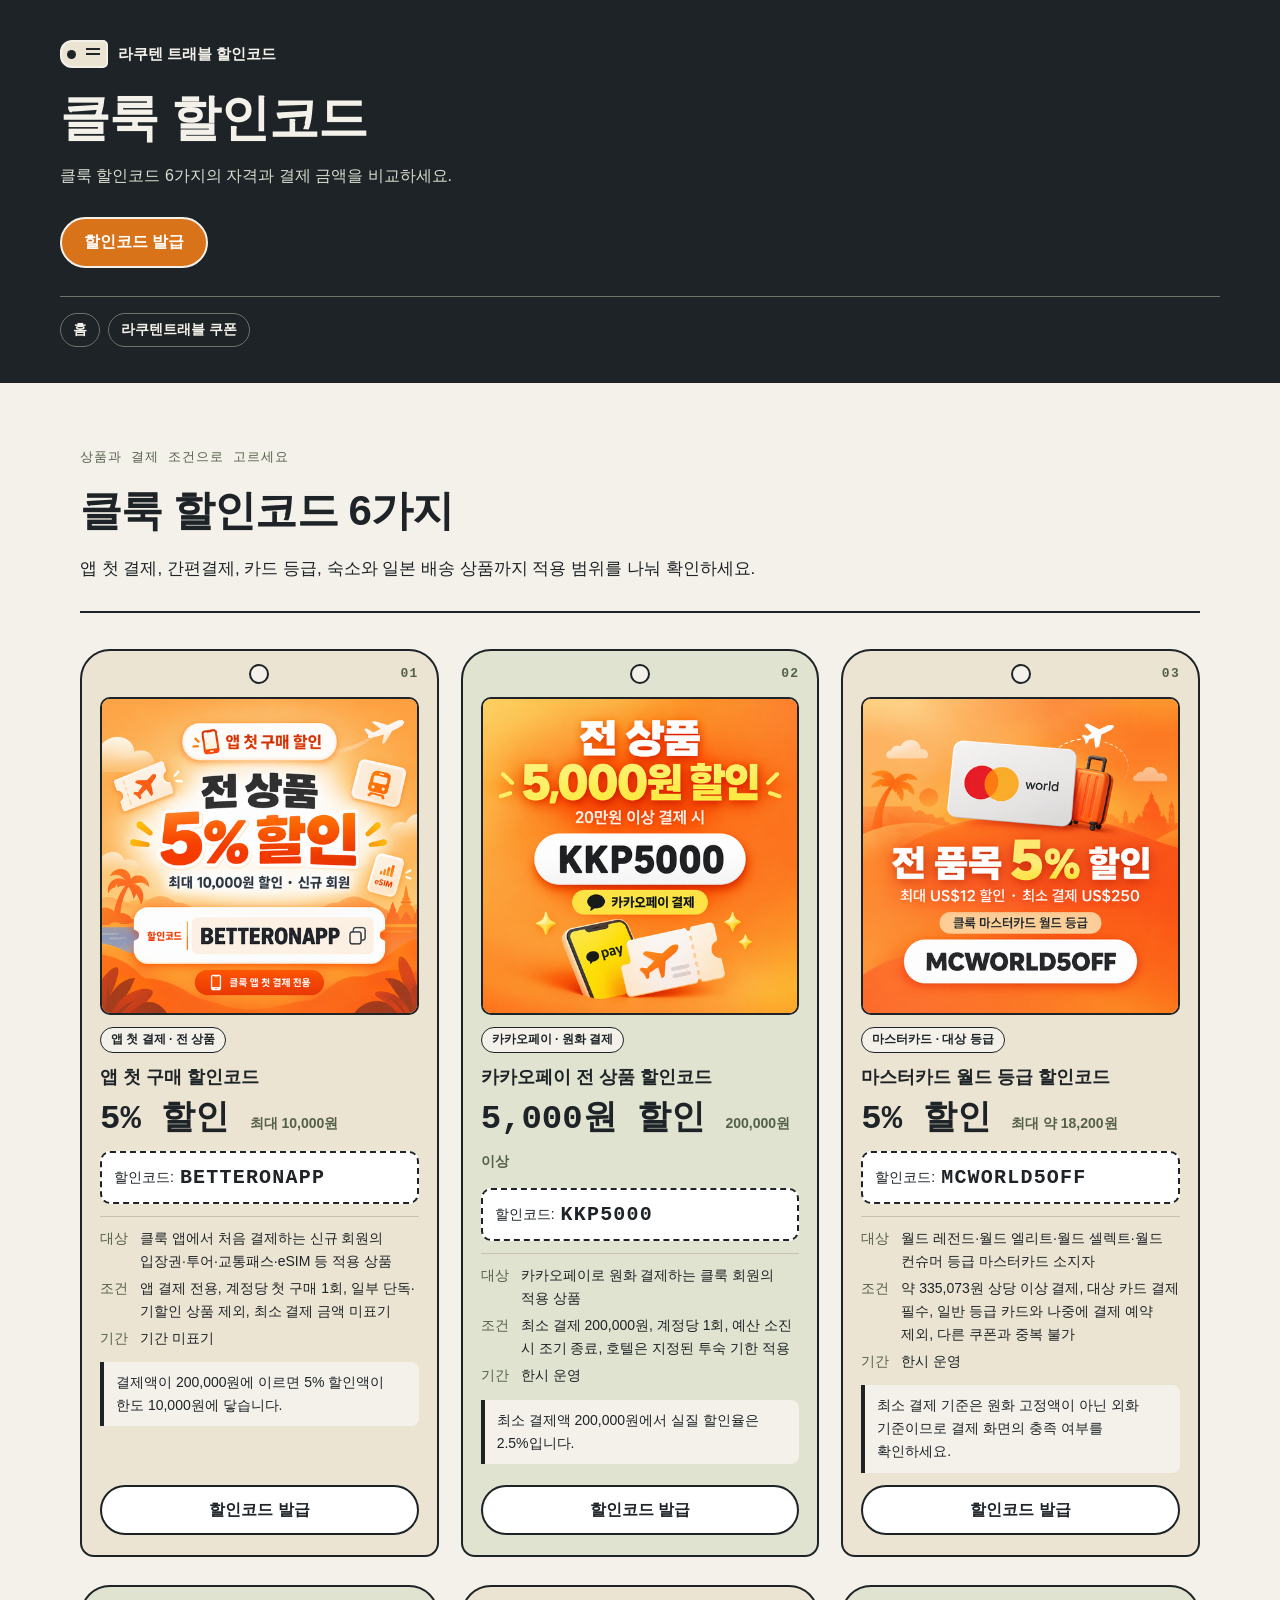
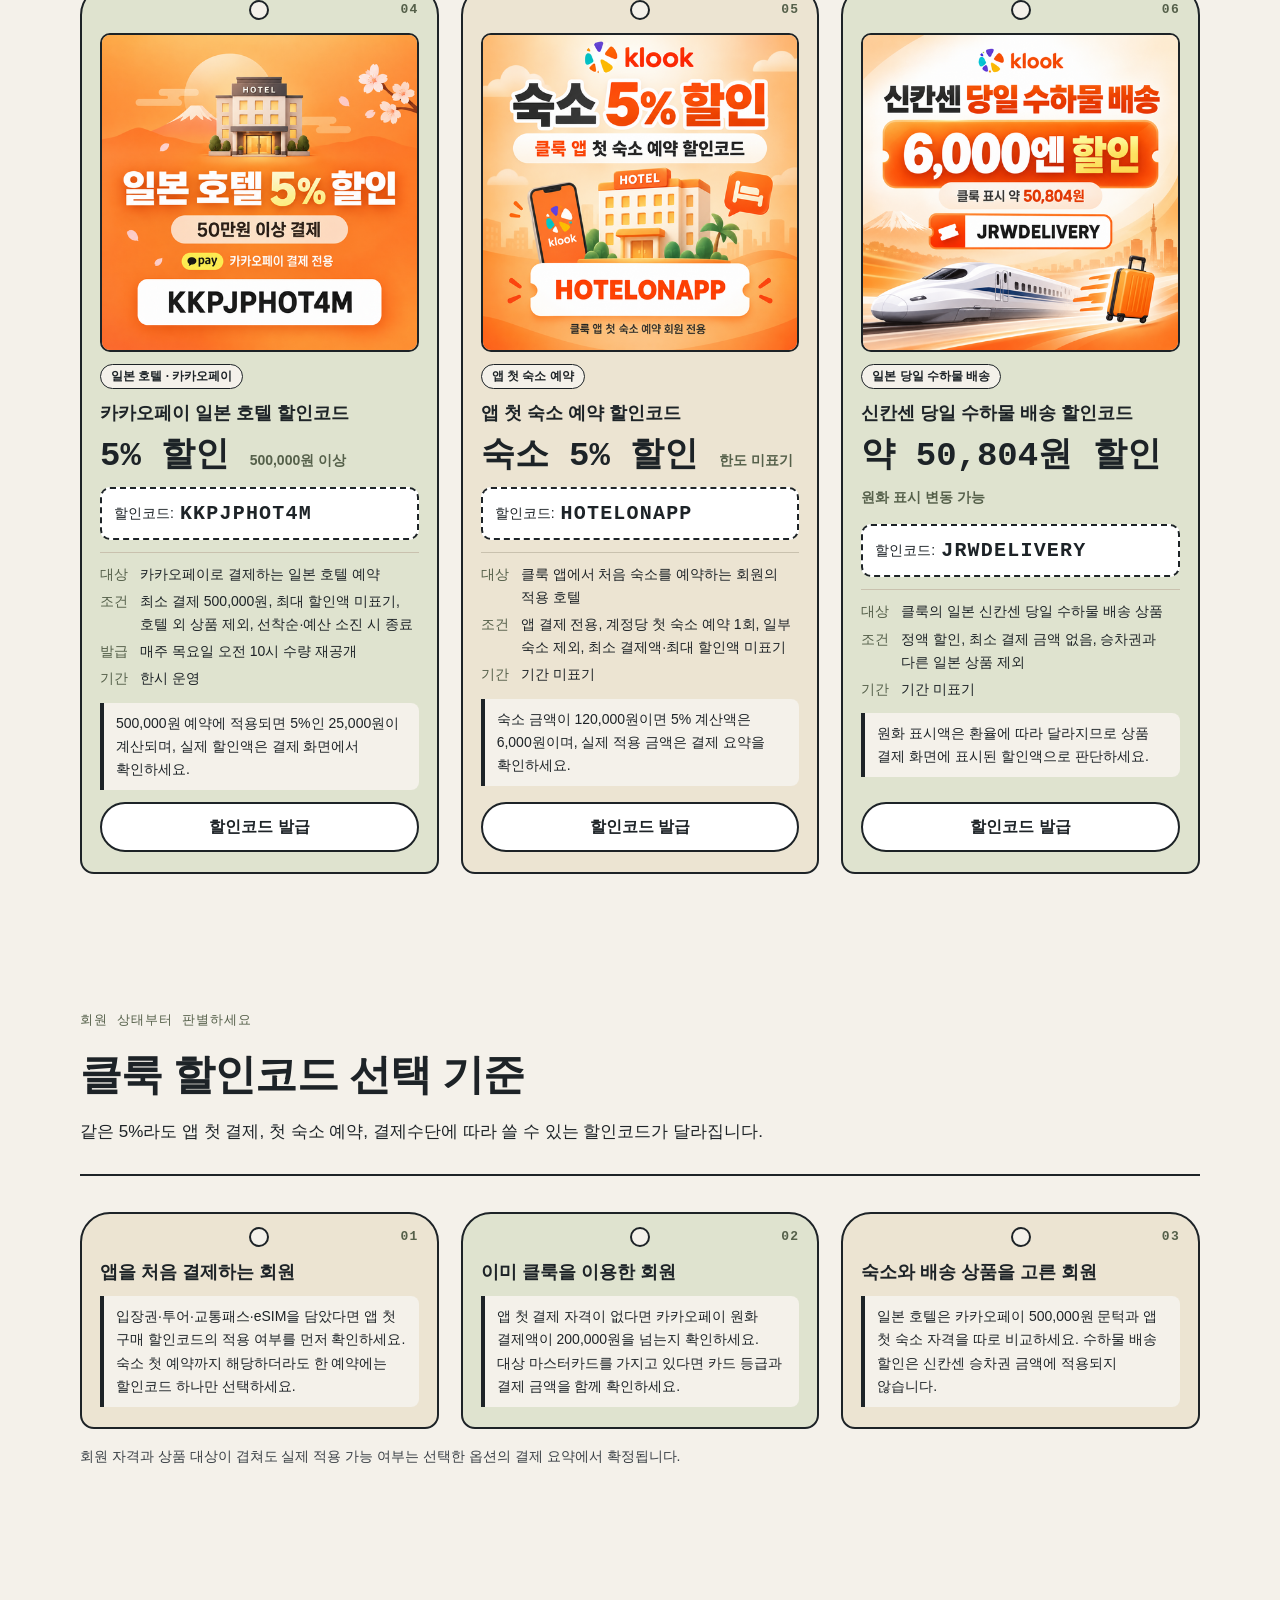
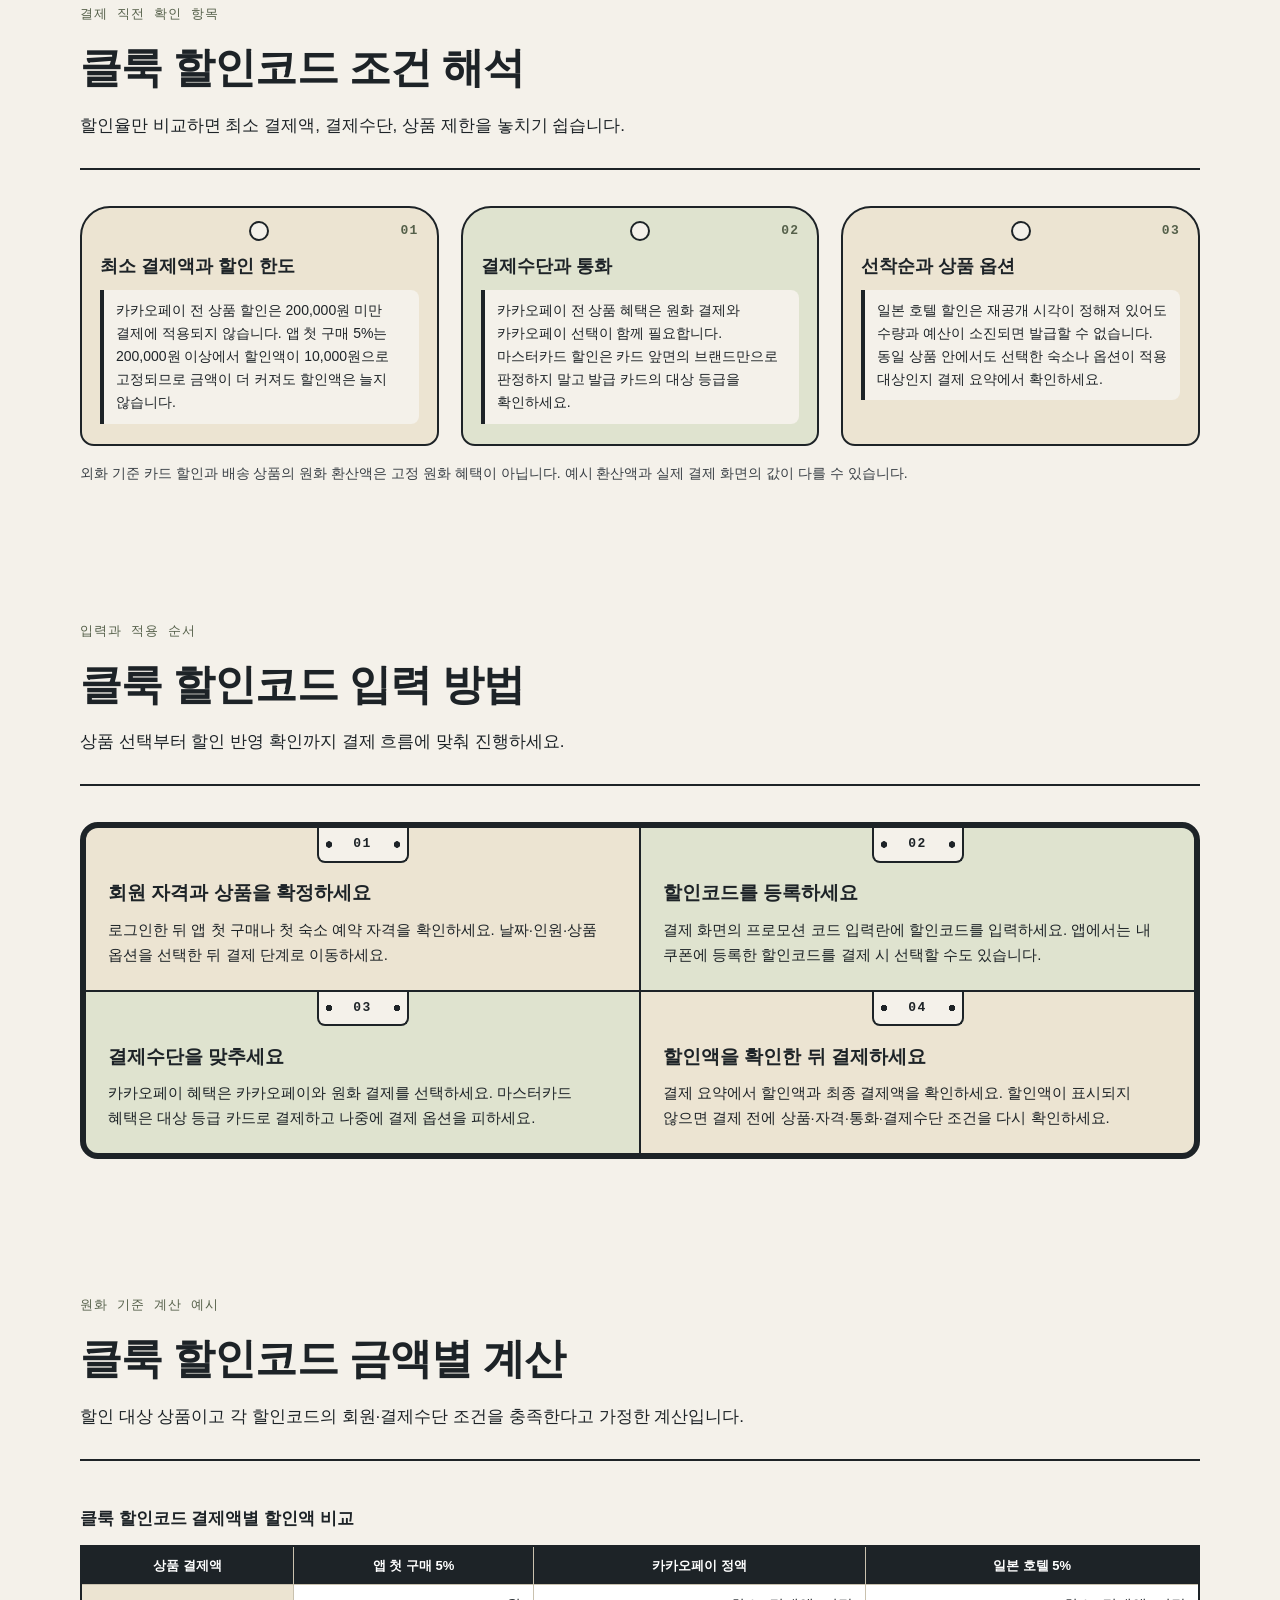
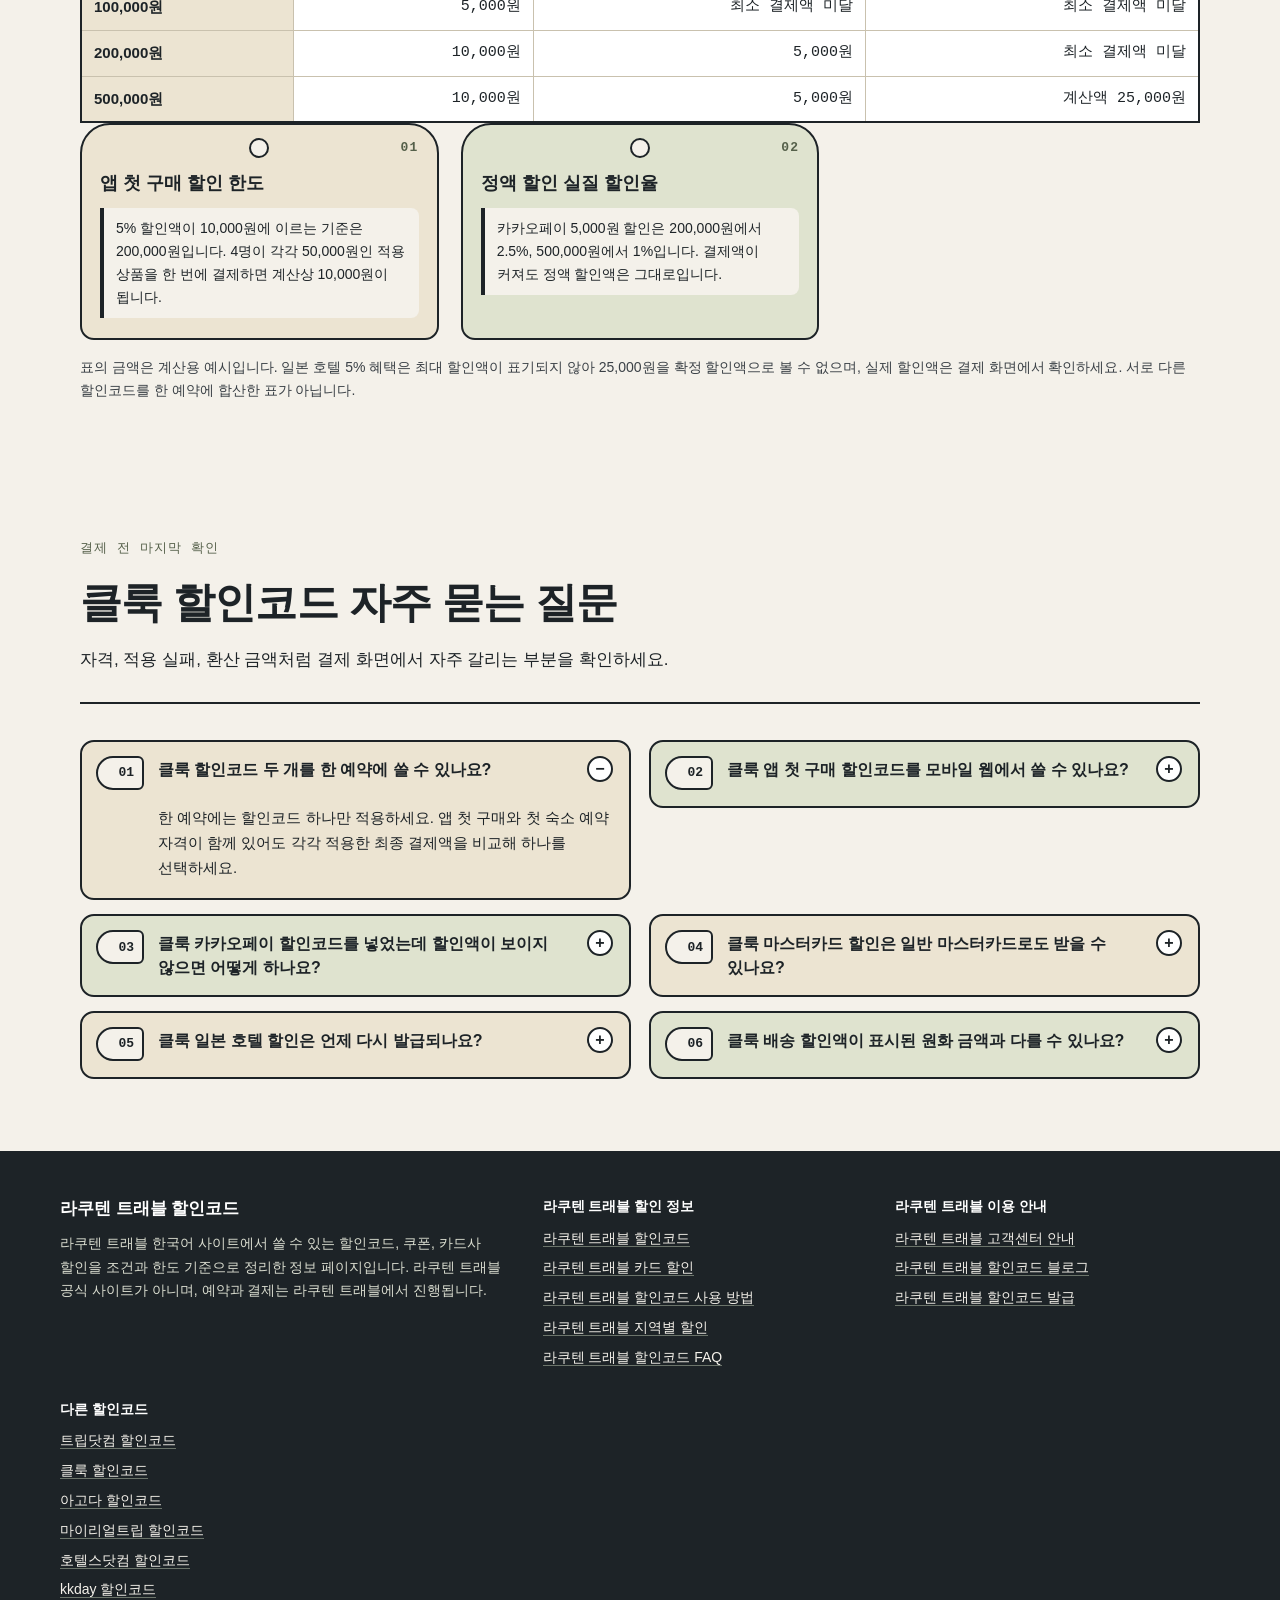
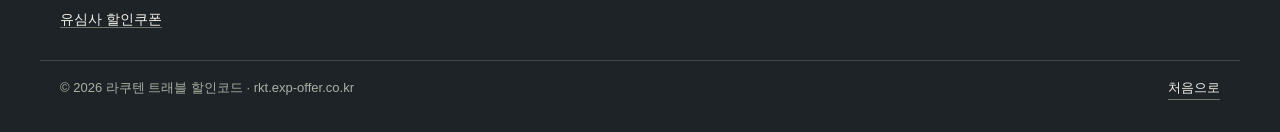
<file: klook/index.html>
<!doctype html>
<html lang="ko">
<head>
<meta charset="utf-8">
<meta name="viewport" content="width=device-width, initial-scale=1">
<title>클룩 할인코드</title>
<meta name="description" content="클룩 할인코드 6가지의 대상과 조건을 비교하고 앱 첫 구매 최대 10,000원, 카카오페이 5,000원 할인 계산을 확인하세요.">
<meta name="robots" content="index, follow, max-image-preview:large">
<link rel="canonical" href="https://rkt.exp-offer.co.kr/klook/">
<meta property="og:site_name" content="라쿠텐 트래블 할인코드">
<meta property="og:locale" content="ko_KR">
<meta property="og:type" content="website">
<meta property="og:title" content="클룩 할인코드">
<meta property="og:description" content="클룩 할인코드 6가지의 대상과 조건을 비교하고 앱 첫 구매 최대 10,000원, 카카오페이 5,000원 할인 계산을 확인하세요.">
<meta property="og:url" content="https://rkt.exp-offer.co.kr/klook/">
<meta property="og:image" content="https://rkt.exp-offer.co.kr/images/og-image.jpg">
<meta name="twitter:card" content="summary_large_image">
<meta name="twitter:title" content="클룩 할인코드">
<meta name="twitter:description" content="클룩 할인코드 6가지의 대상과 조건을 비교하고 앱 첫 구매 최대 10,000원, 카카오페이 5,000원 할인 계산을 확인하세요.">
<meta name="twitter:image" content="https://rkt.exp-offer.co.kr/images/og-image.jpg">
<script type="application/ld+json">{"@context": "https://schema.org", "@graph": [{"@type": "WebPage", "@id": "https://rkt.exp-offer.co.kr/klook/#webpage", "url": "https://rkt.exp-offer.co.kr/klook/", "name": "클룩 할인코드", "description": "클룩 할인코드 6가지의 대상과 조건을 비교하고 앱 첫 구매 최대 10,000원, 카카오페이 5,000원 할인 계산을 확인하세요.", "breadcrumb": {"@id": "https://rkt.exp-offer.co.kr/klook/#breadcrumb"}, "mainEntity": {"@id": "https://rkt.exp-offer.co.kr/klook/#offers"}}, {"@type": "BreadcrumbList", "@id": "https://rkt.exp-offer.co.kr/klook/#breadcrumb", "itemListElement": [{"@type": "ListItem", "position": 1, "name": "홈", "item": "https://rkt.exp-offer.co.kr/"}, {"@type": "ListItem", "position": 2, "name": "클룩 할인코드", "item": "https://rkt.exp-offer.co.kr/klook/"}]}, {"@type": "ItemList", "@id": "https://rkt.exp-offer.co.kr/klook/#offers", "name": "클룩 할인코드 6가지", "numberOfItems": 6, "itemListElement": [{"@type": "ListItem", "position": 1, "name": "앱 첫 구매 할인코드"}, {"@type": "ListItem", "position": 2, "name": "카카오페이 전 상품 할인코드"}, {"@type": "ListItem", "position": 3, "name": "마스터카드 월드 등급 할인코드"}, {"@type": "ListItem", "position": 4, "name": "카카오페이 일본 호텔 할인코드"}, {"@type": "ListItem", "position": 5, "name": "앱 첫 숙소 예약 할인코드"}, {"@type": "ListItem", "position": 6, "name": "신칸센 당일 수하물 배송 할인코드"}]}]}</script>
<style>
:root{--bg:#f4f1ea;--ink:#1d2327;--olive:#dfe3cf;--sand:#ece4d2;--sub:#55604a;--amber:#d9731a;--line:#c9c1ae}
html{scroll-behavior:smooth;-webkit-text-size-adjust:100%}
body{margin:0;background:var(--bg);color:var(--ink);font-family:-apple-system,BlinkMacSystemFont,"Apple SD Gothic Neo","Pretendard","Noto Sans KR",sans-serif;overflow-x:hidden}
.rx-skip{position:absolute;left:12px;top:-60px;z-index:50;background:var(--ink);color:#fff;padding:8px 14px;border-radius:8px;text-decoration:none;font-weight:700}
.rx-skip:focus{top:12px}
.rx-top{background:var(--ink);color:#f4f1ea;word-break:keep-all}
.rx-top :where(h1,p,dl,dd,dt){margin:0}
.rx-in{max-width:1160px;margin:0 auto;padding:40px 20px 36px;display:grid;grid-template-columns:minmax(0,1.3fr) minmax(0,1fr);gap:28px;align-items:end}
.rx-brand{display:inline-flex;align-items:center;gap:10px;font-weight:800;font-size:15px;color:#f4f1ea;text-decoration:none}
.rx-fob{position:relative;display:inline-block;width:44px;height:24px;background:var(--sand);border:2px solid #f4f1ea;border-radius:12px 5px 5px 12px}
.rx-fob::before{content:"";position:absolute;left:5px;top:50%;width:9px;height:9px;margin-top:-4.5px;border-radius:50%;background:var(--ink)}
.rx-fob::after{content:"";position:absolute;right:6px;top:6px;width:14px;height:2px;background:var(--ink);box-shadow:0 5px 0 var(--ink)}
.rx-top h1{margin-top:18px;font-size:clamp(30px,4.8vw,50px);line-height:1.15;letter-spacing:-.02em;font-weight:800}
.rx-desc{margin-top:14px;font-size:16px;line-height:1.7;color:#d9dccf;max-width:620px}
.rx-nums{display:grid;grid-template-columns:repeat(3,minmax(0,1fr));border:2px solid #f4f1ea;border-radius:14px;overflow:hidden}
.rx-nums div{padding:12px 14px;border-right:2px solid #f4f1ea}
.rx-nums div:last-child{border-right:0}
.rx-nums dt{font-size:12px;color:#c8cdb8}
.rx-nums dd{font-family:ui-monospace,SFMono-Regular,Menlo,Consolas,monospace;font-size:clamp(20px,2.6vw,28px);font-weight:800}
.rx-go{grid-column:1 / -1;justify-self:start;display:inline-block;background:var(--amber);color:#fff;text-decoration:none;font-weight:700;padding:13px 22px;border-radius:999px;border:2px solid #f4f1ea}
.rx-go:hover,.rx-go:focus-visible{background:#f4f1ea;color:var(--ink)}
.rx-nav{position:sticky;top:0;z-index:40;background:var(--bg);border-bottom:2px solid var(--ink)}
.rx-nav-in{max-width:1160px;margin:0 auto;padding:0 20px;display:flex;align-items:center;gap:6px;overflow-x:auto;scrollbar-width:none;-ms-overflow-style:none}
.rx-nav-in::-webkit-scrollbar{display:none}
.rx-nav ul{display:flex;gap:4px;list-style:none;margin:0;padding:10px 0}
.rx-nav a{display:block;white-space:nowrap;text-decoration:none;color:var(--ink);font-weight:700;font-size:14px;padding:7px 12px;border-radius:999px;border:1.5px solid transparent}
.rx-nav ul a:hover,.rx-nav ul a:focus-visible{border-color:var(--ink);background:#fff}
.rx-nav .rx-nav-go{margin-left:auto;background:var(--amber);color:#fff;border:2px solid var(--ink)}
.rx-sep{max-width:1160px;margin:0 auto;padding:0 20px;display:flex;align-items:center;gap:10px}
.rx-sep::after{content:"";order:3;flex:1;height:2px;background:var(--ink)}
.rx-ring{position:relative;width:34px;height:34px;flex:none;border:3px solid var(--ink);border-radius:50%}
.rx-ring::after{content:"";position:absolute;left:14px;top:-3px;width:26px;height:26px;border:3px solid var(--sub);border-radius:50%}
.rx-sep::before{content:attr(data-n);order:2;margin-left:14px;font-family:ui-monospace,SFMono-Regular,Menlo,Consolas,monospace;font-size:13px;font-weight:800;letter-spacing:.12em;color:var(--sub)}
.rx-foot{background:var(--ink);color:#d9dccf;word-break:keep-all;font-size:14px;line-height:1.7}
.rx-foot :where(p,ul){margin:0;padding:0}
.rx-foot ul{list-style:none;display:grid;gap:6px}
.rx-foot-in{max-width:1160px;margin:0 auto;padding:44px 20px 28px;display:grid;grid-template-columns:minmax(0,1.4fr) minmax(0,1fr) minmax(0,1fr);gap:28px}
.rx-foot-name{font-weight:800;font-size:17px;color:#fff;margin-bottom:8px}
.rx-foot-col{font-weight:800;color:#fff;margin-bottom:8px}
.rx-foot a{color:#f4f1ea;text-decoration:none;border-bottom:1px solid #6b746a}
.rx-foot a:hover,.rx-foot a:focus-visible{border-bottom-color:#f4f1ea}
.rx-foot-bot{max-width:1160px;margin:0 auto;padding:16px 20px 32px;border-top:1px solid #3d474d;display:flex;flex-wrap:wrap;justify-content:space-between;gap:10px;font-size:13px;color:#aab0a2}
.rx-pages{grid-column:1 / -1;display:flex;gap:8px;overflow-x:auto;white-space:nowrap;scrollbar-width:none;border-top:1px solid #6b746a;padding-top:16px}
.rx-pages::-webkit-scrollbar{display:none}
.rx-pages a{display:inline-block;flex:none;color:#f4f1ea;text-decoration:none;font-weight:700;font-size:14px;padding:7px 12px;border-radius:999px;border:1.5px solid #6b746a}
.rx-pages a:hover,.rx-pages a:focus-visible,.rx-pages a[aria-current="page"]{border-color:#f4f1ea;background:#f4f1ea;color:var(--ink)}
.rc-more{margin:32px 0 0;text-align:center}
@media (max-width:860px){
.rx-in{grid-template-columns:1fr;padding:30px 16px 28px}
.rx-foot-in{grid-template-columns:1fr 1fr}
.rx-foot-about{grid-column:1 / -1}
}
@media (max-width:520px){
.rx-nums{grid-template-columns:1fr}
.rx-nums div{border-right:0;border-bottom:2px solid #f4f1ea}
.rx-nums div:last-child{border-bottom:0}
.rx-nav-in{padding:0 12px}
.rx-foot-in{grid-template-columns:1fr;padding:36px 16px 24px}
.rx-sep{padding:0 16px}
.rx-foot-bot{padding:14px 16px 28px}
}
.rc{--bg:#f4f1ea;--ink:#1d2327;--olive:#dfe3cf;--sand:#ece4d2;--sub:#55604a;--amber:#d9731a;--line:#c9c1ae;background:var(--bg);color:var(--ink);font-family:-apple-system,BlinkMacSystemFont,"Apple SD Gothic Neo","Pretendard","Noto Sans KR",sans-serif;line-height:1.65;word-break:keep-all;scroll-margin-top:72px}
.rc :where(h2,h3,p,ol,ul,dl,dd,dt,figure,table,caption){margin:0;padding:0}
.rc :where(ol,ul){list-style:none}
.rc *,.rc *::before,.rc *::after{box-sizing:border-box}
.rc-wrap{max-width:1160px;margin:0 auto;padding:64px 20px 72px}
.rc-head{display:grid;gap:18px;grid-template-columns:1fr;border-bottom:2px solid var(--ink);padding-bottom:28px;margin-bottom:36px}
.rc-kicker{font-family:ui-monospace,SFMono-Regular,Menlo,Consolas,monospace;font-size:13px;letter-spacing:.08em;color:var(--sub)}
.rc-head h2{font-size:clamp(28px,4.2vw,42px);line-height:1.2;letter-spacing:-.02em;font-weight:800}
.rc-lead{font-size:17px;max-width:720px}
.rc-stats{display:grid;grid-template-columns:repeat(3,minmax(0,1fr));gap:0;border:2px solid var(--ink);border-radius:14px;overflow:hidden;background:#fff}
.rc-stat{padding:14px 16px;border-right:2px solid var(--ink)}
.rc-stat:last-child{border-right:0}
.rc-stat dt{font-size:13px;color:var(--sub)}
.rc-stat dd{font-family:ui-monospace,SFMono-Regular,Menlo,Consolas,monospace;font-size:clamp(20px,2.6vw,28px);font-weight:700;line-height:1.3}
.rc-stat dd small{font-size:13px;font-weight:500;font-family:-apple-system,BlinkMacSystemFont,"Apple SD Gothic Neo","Pretendard","Noto Sans KR",sans-serif}
.rc-cta{justify-self:start;display:inline-block;background:var(--amber);color:#fff;text-decoration:none;font-weight:700;padding:13px 22px;border-radius:999px;border:2px solid var(--ink)}
.rc-cta:hover,.rc-cta:focus-visible{background:var(--ink)}
.rc-tags{display:grid;grid-template-columns:repeat(3,minmax(0,1fr));gap:28px 22px}
.rc-tag{position:relative;height:100%;display:flex;flex-direction:column;gap:12px;background:var(--sand);border:2px solid var(--ink);border-radius:30px 30px 14px 14px;padding:46px 18px 20px}
.rc-tags>li:nth-child(even) .rc-tag{background:var(--olive)}
.rc-tag::before{content:"";position:absolute;top:13px;left:50%;width:20px;height:20px;margin-left:-10px;border-radius:50%;background:var(--bg);border:2px solid var(--ink)}
.rc-no::before{content:attr(data-n)}
.rc-no{position:absolute;top:12px;right:18px;font-family:ui-monospace,SFMono-Regular,Menlo,Consolas,monospace;font-size:13px;font-weight:700;letter-spacing:.1em;color:var(--sub)}
.rc-img{display:block;width:100%;height:auto;aspect-ratio:1/1;object-fit:cover;border:2px solid var(--ink);border-radius:10px;background:var(--bg);color:transparent;font-size:0}
.rc-kind{display:inline-block;align-self:flex-start;font-size:12px;font-weight:700;padding:2px 10px;border:1.5px solid var(--ink);border-radius:999px;background:var(--bg)}
.rc-tag h3{font-size:18px;line-height:1.35;font-weight:800}
.rc-big{font-family:ui-monospace,SFMono-Regular,Menlo,Consolas,monospace;font-size:34px;font-weight:800;line-height:1.1}
.rc-big span{font-size:14px;font-weight:600;font-family:-apple-system,BlinkMacSystemFont,"Apple SD Gothic Neo","Pretendard","Noto Sans KR",sans-serif;color:var(--sub)}
.rc-code{display:flex;flex-wrap:wrap;align-items:center;gap:6px;background:#fff;border:2px dashed var(--ink);border-radius:10px;padding:8px 12px;font-size:14px}
.rc-code code{font-family:ui-monospace,SFMono-Regular,Menlo,Consolas,monospace;font-size:20px;font-weight:800;letter-spacing:.06em;user-select:all;-webkit-user-select:all;word-break:break-all}
.rc-dl{display:grid;grid-template-columns:auto 1fr;gap:4px 12px;font-size:14px;border-top:1.5px solid var(--line);padding-top:10px}
.rc-dl dt{color:var(--sub);white-space:nowrap}
.rc-calc{font-size:14px;background:var(--bg);border-left:4px solid var(--ink);padding:9px 12px;border-radius:0 8px 8px 0}
.rc-calc strong{font-family:ui-monospace,SFMono-Regular,Menlo,Consolas,monospace}
.rc-go{margin-top:auto;display:block;text-align:center;text-decoration:none;color:var(--ink);font-weight:700;border:2px solid var(--ink);border-radius:999px;padding:10px 14px;background:#fff}
.rc-go:hover,.rc-go:focus-visible{background:var(--ink);color:#fff}
.rc-route{margin-top:auto;font-size:13px;color:var(--sub);border:2px dotted var(--sub);border-radius:999px;padding:9px 14px;text-align:center}
.rc-tablewrap{margin-top:44px}
.rc-table{width:100%;border-collapse:collapse;background:#fff;border:2px solid var(--ink);font-size:15px}
.rc-table caption{caption-side:top;text-align:left;font-weight:800;font-size:17px;padding:0 0 12px}
.rc-table th,.rc-table td{border:1px solid var(--line);padding:10px 12px;text-align:right;font-family:ui-monospace,SFMono-Regular,Menlo,Consolas,monospace}
.rc-table thead th{background:var(--ink);color:#fff;font-family:-apple-system,BlinkMacSystemFont,"Apple SD Gothic Neo","Pretendard","Noto Sans KR",sans-serif;font-size:13px;text-align:center;line-height:1.35}
.rc-table tbody th{text-align:left;background:var(--sand);font-family:-apple-system,BlinkMacSystemFont,"Apple SD Gothic Neo","Pretendard","Noto Sans KR",sans-serif}
.rc-table tbody th span{display:block;font-family:ui-monospace,SFMono-Regular,Menlo,Consolas,monospace;font-weight:500;font-size:13px;color:var(--sub)}
.rc-cap{color:var(--sub);font-size:12px}
.rc-best{background:#fbe8d4;font-weight:800}
.rc-best b{display:block;font-size:12px;color:var(--amber);font-family:-apple-system,BlinkMacSystemFont,"Apple SD Gothic Neo","Pretendard","Noto Sans KR",sans-serif}
.rc-notes{margin-top:16px;display:grid;gap:6px;font-size:14px;color:#3a4046}
.rc-notes a{color:var(--ink);font-weight:700}
@media (max-width:1000px){.rc-tags{grid-template-columns:repeat(2,minmax(0,1fr))}}
@media (max-width:760px){
.rc-wrap{padding:44px 16px 52px}
.rc-stats{grid-template-columns:1fr}
.rc-stat{border-right:0;border-bottom:2px solid var(--ink)}
.rc-stat:last-child{border-bottom:0}
.rc-table,.rc-table thead,.rc-table tbody,.rc-table tr,.rc-table th,.rc-table td{display:block;width:100%}
.rc-table{border:0;background:transparent}
.rc-table caption{display:block;width:100%}
.rc-table thead{position:absolute;width:1px;height:1px;overflow:hidden;clip:rect(0 0 0 0);white-space:nowrap}
.rc-table tbody tr{background:#fff;border:2px solid var(--ink);border-radius:12px;overflow:hidden;margin-bottom:14px}
.rc-table tbody th{border:0;border-bottom:2px solid var(--ink)}
.rc-table td{display:flex;justify-content:space-between;gap:12px;border:0;border-bottom:1px solid var(--line);text-align:right}
.rc-table td:last-child{border-bottom:0}
.rc-table td::before{content:attr(data-label);font-family:-apple-system,BlinkMacSystemFont,"Apple SD Gothic Neo","Pretendard","Noto Sans KR",sans-serif;font-weight:600;color:var(--sub);text-align:left}
.rc-best b{display:inline;margin-right:6px}
}
@media (max-width:640px){.rc-tags{grid-template-columns:1fr}.rc-img{max-width:250px;margin:0 auto}}
.rq{--bg:#f4f1ea;--ink:#1d2327;--olive:#dfe3cf;--sand:#ece4d2;--sub:#55604a;--amber:#d9731a;--line:#c9c1ae;background:var(--bg);color:var(--ink);font-family:-apple-system,BlinkMacSystemFont,"Apple SD Gothic Neo","Pretendard","Noto Sans KR",sans-serif;line-height:1.65;word-break:keep-all;scroll-margin-top:72px}
.rq :where(h2,h3,p,ol,ul,dl,dd,dt,table,caption){margin:0;padding:0}
.rq :where(ol,ul){list-style:none}
.rq *,.rq *::before,.rq *::after{box-sizing:border-box}
.rq-wrap{max-width:1160px;margin:0 auto;padding:64px 20px 72px}
.rq-head{display:grid;gap:18px;border-bottom:2px solid var(--ink);padding-bottom:28px;margin-bottom:32px}
.rq-kicker{font-family:ui-monospace,SFMono-Regular,Menlo,Consolas,monospace;font-size:13px;letter-spacing:.08em;color:var(--sub)}
.rq-head h2{font-size:clamp(28px,4.2vw,42px);line-height:1.2;letter-spacing:-.02em;font-weight:800}
.rq-lead{font-size:17px;max-width:760px}
.rq-stats{display:grid;grid-template-columns:repeat(3,minmax(0,1fr));border:2px solid var(--ink);border-radius:14px;overflow:hidden;background:#fff}
.rq-stat{padding:14px 16px;border-right:2px solid var(--ink)}
.rq-stat:last-child{border-right:0}
.rq-stat dt{font-size:13px;color:var(--sub)}
.rq-stat dd{font-family:ui-monospace,SFMono-Regular,Menlo,Consolas,monospace;font-size:clamp(20px,2.6vw,28px);font-weight:700;line-height:1.3}
.rq-stat dd small{display:block;font-size:13px;font-weight:500;font-family:-apple-system,BlinkMacSystemFont,"Apple SD Gothic Neo","Pretendard","Noto Sans KR",sans-serif}
.rq-cta{justify-self:start;display:inline-block;background:var(--amber);color:#fff;text-decoration:none;font-weight:700;padding:13px 22px;border-radius:999px;border:2px solid var(--ink)}
.rq-cta:hover,.rq-cta:focus-visible{background:var(--ink)}
.rq-rack{display:grid;gap:12px;counter-reset:rq}
.rq-row{display:grid;grid-template-columns:92px minmax(0,1.5fr) repeat(3,minmax(0,1fr));align-items:center;gap:0;background:var(--sand);border:2px solid var(--ink);border-radius:40px 14px 14px 40px;overflow:hidden}
.rq-rack>li:nth-child(even) .rq-row{background:var(--olive)}
.rq-rank{position:relative;align-self:stretch;display:flex;flex-direction:column;justify-content:center;align-items:center;gap:4px;padding:12px 8px 12px 30px;border-right:2px dashed var(--ink);font-weight:800;font-size:15px;text-align:center}
.rq-rank::before{content:"";position:absolute;left:12px;top:50%;width:16px;height:16px;margin-top:-8px;border-radius:50%;background:var(--bg);border:2px solid var(--ink)}
.rq-rank span{font-family:ui-monospace,SFMono-Regular,Menlo,Consolas,monospace;font-size:12px;font-weight:600;color:var(--sub)}
.rq-name{padding:12px 16px;display:grid;gap:4px}
.rq-name h3{font-size:16px;line-height:1.35;font-weight:800}
.rq-name p{font-size:13px;color:#3a4046}
.rq-chip{display:inline-flex;flex-wrap:nowrap;align-items:center;gap:4px;justify-self:start;background:#fff;border:1.5px dashed var(--ink);border-radius:8px;padding:1px 8px;font-size:12px;white-space:nowrap}
.rq-chip code{font-family:ui-monospace,SFMono-Regular,Menlo,Consolas,monospace;font-size:13px;font-weight:800;letter-spacing:.04em;user-select:all;-webkit-user-select:all}
.rq-num{padding:12px 14px;border-left:1px solid var(--line);display:grid;gap:2px;text-align:right}
.rq-num dt{font-size:12px;color:var(--sub)}
.rq-num dd{font-family:ui-monospace,SFMono-Regular,Menlo,Consolas,monospace;font-size:15px;font-weight:700}
.rq-num.rq-total dd{font-size:19px;font-weight:800}
.rq-top{background:#fbe8d4}
.rq-top .rq-rank{color:var(--amber)}
.rq-base{background:#fff}
.rq-rack>li:nth-child(even) .rq-row.rq-base{background:#fff}
.rq-tablewrap{margin-top:44px}
.rq-table{width:100%;border-collapse:collapse;background:#fff;border:2px solid var(--ink);font-size:14px}
.rq-table caption{caption-side:top;text-align:left;font-weight:800;font-size:17px;padding:0 0 12px}
.rq-table th,.rq-table td{border:1px solid var(--line);padding:10px 11px;text-align:left;vertical-align:top}
.rq-table thead th{background:var(--ink);color:#fff;font-size:13px;line-height:1.35}
.rq-table tbody th{background:var(--sand);font-weight:800}
.rq-table tbody th span{display:block;font-weight:500;font-size:12px;color:var(--sub)}
.rq-mono{font-family:ui-monospace,SFMono-Regular,Menlo,Consolas,monospace;white-space:nowrap}
.rq-notes{margin-top:16px;display:grid;gap:6px;font-size:14px;color:#3a4046}
.rq-notes a{color:var(--ink);font-weight:700}
@media (max-width:900px){
.rq-row{grid-template-columns:84px minmax(0,1fr) minmax(0,1fr)}
.rq-rank{grid-row:span 2}
.rq-name{grid-column:2 / 4;border-bottom:1px solid var(--line)}
.rq-num:nth-of-type(1){border-left:0}
.rq-num{text-align:left}
.rq-row .rq-num:last-child{grid-column:2 / 4;border-left:0;border-top:1px solid var(--line)}
.rq-row{grid-template-rows:auto auto auto}
.rq-rank{grid-row:1 / 4}
}
@media (max-width:760px){
.rq-wrap{padding:44px 16px 52px}
.rq-stats{grid-template-columns:1fr}
.rq-stat{border-right:0;border-bottom:2px solid var(--ink)}
.rq-stat:last-child{border-bottom:0}
.rq-table,.rq-table thead,.rq-table tbody,.rq-table tr,.rq-table th,.rq-table td{display:block;width:100%}
.rq-table{border:0;background:transparent}
.rq-table caption{display:block;width:100%}
.rq-table thead{position:absolute;width:1px;height:1px;overflow:hidden;clip:rect(0 0 0 0);white-space:nowrap}
.rq-table tbody tr{background:#fff;border:2px solid var(--ink);border-radius:12px;overflow:hidden;margin-bottom:14px}
.rq-table tbody th{border:0;border-bottom:2px solid var(--ink)}
.rq-table td{display:grid;grid-template-columns:96px minmax(0,1fr);gap:10px;border:0;border-bottom:1px solid var(--line)}
.rq-table td:last-child{border-bottom:0}
.rq-table td::before{content:attr(data-label);font-weight:600;color:var(--sub);font-size:13px}
.rq-mono{white-space:normal}
}
@media (max-width:420px){
.rq-row{grid-template-columns:64px minmax(0,1fr)}
.rq-rank{padding:10px 4px 10px 22px;font-size:13px}
.rq-rank::before{left:6px;width:13px;height:13px;margin-top:-6.5px}
.rq-name{grid-column:2}
.rq-num,.rq-row .rq-num:last-child{grid-column:2;border-left:0;border-top:1px solid var(--line)}
.rq-rank{grid-row:1 / 5}
.rq-row{grid-template-rows:auto auto auto auto}
.rq-table td{grid-template-columns:78px minmax(0,1fr)}
}
.rh{--bg:#f4f1ea;--ink:#1d2327;--olive:#dfe3cf;--sand:#ece4d2;--sub:#55604a;--amber:#d9731a;--line:#c9c1ae;background:var(--bg);color:var(--ink);font-family:-apple-system,BlinkMacSystemFont,"Apple SD Gothic Neo","Pretendard","Noto Sans KR",sans-serif;line-height:1.65;word-break:keep-all;scroll-margin-top:72px}
.rh :where(h2,h3,p,ol,ul,dl,dd,dt){margin:0;padding:0}
.rh :where(ol,ul){list-style:none}
.rh *,.rh *::before,.rh *::after{box-sizing:border-box}
.rh-wrap{max-width:1160px;margin:0 auto;padding:64px 20px 72px}
.rh-head{display:grid;gap:18px;border-bottom:2px solid var(--ink);padding-bottom:28px;margin-bottom:32px}
.rh-kicker{font-family:ui-monospace,SFMono-Regular,Menlo,Consolas,monospace;font-size:13px;letter-spacing:.08em;color:var(--sub)}
.rh-head h2{font-size:clamp(28px,4.2vw,42px);line-height:1.2;letter-spacing:-.02em;font-weight:800}
.rh-lead{font-size:17px;max-width:760px}
.rh-stats{display:grid;grid-template-columns:repeat(3,minmax(0,1fr));border:2px solid var(--ink);border-radius:14px;overflow:hidden;background:#fff}
.rh-stat{padding:14px 16px;border-right:2px solid var(--ink)}
.rh-stat:last-child{border-right:0}
.rh-stat dt{font-size:13px;color:var(--sub)}
.rh-stat dd{font-family:ui-monospace,SFMono-Regular,Menlo,Consolas,monospace;font-size:clamp(20px,2.6vw,28px);font-weight:700;line-height:1.3}
.rh-stat dd small{display:block;font-size:13px;font-weight:500;font-family:-apple-system,BlinkMacSystemFont,"Apple SD Gothic Neo","Pretendard","Noto Sans KR",sans-serif}
.rh-cta{justify-self:start;display:inline-block;background:var(--amber);color:#fff;text-decoration:none;font-weight:700;padding:13px 22px;border-radius:999px;border:2px solid var(--ink)}
.rh-cta:hover,.rh-cta:focus-visible{background:var(--ink)}
.rh-cab{display:grid;grid-template-columns:repeat(2,minmax(0,1fr));gap:2px;background:var(--ink);border:6px solid var(--ink);border-radius:18px;overflow:hidden}
.rh-cell{position:relative;height:100%;display:flex;flex-direction:column;gap:12px;background:var(--sand);padding:52px 22px 22px}
.rh-cab>li:nth-child(4n+2) .rh-cell,.rh-cab>li:nth-child(4n+3) .rh-cell{background:var(--olive)}
.rh-plate{position:absolute;top:0;left:50%;transform:translateX(-50%);min-width:92px;padding:5px 22px 6px;display:block;background:radial-gradient(circle at 10px 50%,var(--ink) 3px,transparent 3.5px),radial-gradient(circle at calc(100% - 10px) 50%,var(--ink) 3px,transparent 3.5px),var(--bg);border:2px solid var(--ink);border-top:0;border-radius:0 0 8px 8px;font-family:ui-monospace,SFMono-Regular,Menlo,Consolas,monospace;font-size:13px;font-weight:800;letter-spacing:.12em;text-align:center}
.rh-plate::before{content:attr(data-n)}
.rh-cell h3{font-size:19px;line-height:1.35;font-weight:800}
.rh-do{font-size:15px}
.rh-do b{font-weight:700;background:#fff;border:1px solid var(--line);border-radius:5px;padding:0 5px}
.rh-chip{display:inline-flex;flex-wrap:nowrap;align-items:center;gap:4px;background:#fff;border:1.5px dashed var(--ink);border-radius:8px;padding:1px 8px;font-size:12px;white-space:nowrap}
.rh-chip code{font-family:ui-monospace,SFMono-Regular,Menlo,Consolas,monospace;font-size:13px;font-weight:800;letter-spacing:.04em;user-select:all;-webkit-user-select:all}
.rh-save{margin-top:auto;display:grid;grid-template-columns:auto minmax(0,1fr);gap:4px 14px;align-items:baseline;background:#fff;border:2px solid var(--ink);border-radius:12px;padding:12px 14px}
.rh-save dt{grid-column:1 / 3;font-size:12px;font-weight:700;color:var(--sub);letter-spacing:.04em}
.rh-save .rh-amt{font-family:ui-monospace,SFMono-Regular,Menlo,Consolas,monospace;font-size:24px;font-weight:800;white-space:nowrap}
.rh-save .rh-why{font-size:14px}
.rh-sum .rh-cell{background:#fbe8d4}
.rh-cab>li.rh-sum .rh-cell{background:#fbe8d4}
.rh-bill{display:grid;gap:8px;font-size:14px}
.rh-bill div{display:flex;justify-content:space-between;gap:12px;border-bottom:1px dashed var(--line);padding-bottom:6px}
.rh-bill dd{font-family:ui-monospace,SFMono-Regular,Menlo,Consolas,monospace;font-weight:700;white-space:nowrap}
.rh-bill .rh-gap{border-bottom:0;border-top:2px solid var(--ink);padding-top:8px}
.rh-bill .rh-gap dt{font-weight:800}
.rh-bill .rh-gap dd{font-size:24px;color:var(--amber);font-weight:800}
.rh-notes{margin-top:16px;display:grid;gap:6px;font-size:14px;color:#3a4046}
.rh-notes a,.rh-do a{color:var(--ink);font-weight:700}
@media (max-width:760px){
.rh-wrap{padding:44px 16px 52px}
.rh-stats{grid-template-columns:1fr}
.rh-stat{border-right:0;border-bottom:2px solid var(--ink)}
.rh-stat:last-child{border-bottom:0}
.rh-cab{grid-template-columns:1fr;border-width:4px}
.rh-cab>li:nth-child(4n+2) .rh-cell,.rh-cab>li:nth-child(4n+3) .rh-cell{background:var(--sand)}
.rh-cab>li:nth-child(even) .rh-cell{background:var(--olive)}
.rh-cell{padding:48px 16px 18px}
.rh-save{grid-template-columns:1fr}
.rh-save dt{grid-column:1}
.rh-cab>li.rh-sum .rh-cell{background:#fbe8d4}
}
.rr{--bg:#f4f1ea;--ink:#1d2327;--olive:#dfe3cf;--sand:#ece4d2;--sub:#55604a;--amber:#d9731a;--line:#c9c1ae;background:var(--bg);color:var(--ink);font-family:-apple-system,BlinkMacSystemFont,"Apple SD Gothic Neo","Pretendard","Noto Sans KR",sans-serif;line-height:1.65;word-break:keep-all;scroll-margin-top:72px}
.rr :where(h2,h3,p,ol,ul,dl,dd,dt,table,caption){margin:0;padding:0}
.rr :where(ol,ul){list-style:none}
.rr *,.rr *::before,.rr *::after{box-sizing:border-box}
.rr-wrap{max-width:1160px;margin:0 auto;padding:64px 20px 72px}
.rr-head{display:grid;gap:18px;border-bottom:2px solid var(--ink);padding-bottom:28px;margin-bottom:32px}
.rr-kicker{font-family:ui-monospace,SFMono-Regular,Menlo,Consolas,monospace;font-size:13px;letter-spacing:.08em;color:var(--sub)}
.rr-head h2{font-size:clamp(28px,4.2vw,42px);line-height:1.2;letter-spacing:-.02em;font-weight:800}
.rr-lead{font-size:17px;max-width:760px}
.rr-stats{display:grid;grid-template-columns:repeat(3,minmax(0,1fr));border:2px solid var(--ink);border-radius:14px;overflow:hidden;background:#fff}
.rr-stat{padding:14px 16px;border-right:2px solid var(--ink)}
.rr-stat:last-child{border-right:0}
.rr-stat dt{font-size:13px;color:var(--sub)}
.rr-stat dd{font-family:ui-monospace,SFMono-Regular,Menlo,Consolas,monospace;font-size:clamp(19px,2.4vw,26px);font-weight:700;line-height:1.3}
.rr-stat dd small{display:block;font-size:13px;font-weight:500;font-family:-apple-system,BlinkMacSystemFont,"Apple SD Gothic Neo","Pretendard","Noto Sans KR",sans-serif}
.rr-cta{justify-self:start;display:inline-block;background:var(--amber);color:#fff;text-decoration:none;font-weight:700;padding:13px 22px;border-radius:999px;border:2px solid var(--ink)}
.rr-cta:hover,.rr-cta:focus-visible{background:var(--ink)}
.rr-board{background:var(--ink);border-radius:18px;padding:10px;display:grid;gap:8px}
.rr-floor{display:grid;grid-template-columns:78px minmax(0,1.1fr) minmax(0,1.3fr) minmax(0,1.4fr);align-items:stretch;background:#2a3237;color:#f4f1ea;border-radius:10px;overflow:hidden}
.rr-fl{display:flex;align-items:center;justify-content:center;background:var(--sand);color:var(--ink);font-family:ui-monospace,SFMono-Regular,Menlo,Consolas,monospace;font-size:22px;font-weight:800;border-right:3px solid var(--ink)}
.rr-fl::before{content:attr(data-n)}
.rr-board>li:nth-child(even) .rr-fl{background:var(--olive)}
.rr-name{padding:14px 16px;display:grid;align-content:center;gap:2px}
.rr-name h3{font-size:18px;line-height:1.3;font-weight:800;color:#fff}
.rr-name p{font-size:13px;color:#c8cdb8}
.rr-camp{padding:14px 16px;border-left:1px solid #3d474d;display:flex;flex-wrap:wrap;align-content:center;gap:6px}
.rr-camp li{font-size:12px;font-weight:700;border:1.5px solid #c8cdb8;border-radius:999px;padding:1px 9px;color:#f4f1ea}
.rr-camp .rr-cnt{border-color:var(--sand);background:var(--sand);color:var(--ink)}
.rr-calc{padding:14px 16px;border-left:1px solid #3d474d;font-size:14px;color:#e6e2d8;display:grid;align-content:center;gap:4px}
.rr-calc b{font-family:ui-monospace,SFMono-Regular,Menlo,Consolas,monospace;color:#fff;font-weight:800;white-space:nowrap}
.rr-calc .rr-ex{display:block;font-size:12px;color:#c8cdb8}
.rr-txt{display:block}
.rr-top .rr-calc b.rr-max{color:#f3a15c}
.rr-tablewrap{margin-top:44px}
.rr-table{width:100%;border-collapse:collapse;background:#fff;border:2px solid var(--ink);font-size:14px}
.rr-table caption{caption-side:top;text-align:left;font-weight:800;font-size:17px;padding:0 0 12px}
.rr-table th,.rr-table td{border:1px solid var(--line);padding:9px 10px;text-align:center}
.rr-table thead th{background:var(--ink);color:#fff;font-size:13px;line-height:1.35}
.rr-table thead th span{display:block;font-weight:500;font-size:11px;color:#c8cdb8}
.rr-table tbody th{text-align:left;background:var(--sand);font-weight:800}
.rr-y{font-weight:700}
.rr-n{color:#8a8f86}
.rr-sum{font-family:ui-monospace,SFMono-Regular,Menlo,Consolas,monospace;font-weight:800}
.rr-best{background:#fbe8d4}
.rr-notes{margin-top:16px;display:grid;gap:6px;font-size:14px;color:#3a4046}
.rr-notes a{color:var(--ink);font-weight:700}
@media (max-width:1000px){
.rr-floor{grid-template-columns:70px minmax(0,1fr) minmax(0,1.3fr)}
.rr-fl{grid-row:span 2}
.rr-calc{grid-column:2 / 4;border-top:1px solid #3d474d}
.rr-camp{border-left:1px solid #3d474d}
}
@media (max-width:760px){
.rr-wrap{padding:44px 16px 52px}
.rr-stats{grid-template-columns:1fr}
.rr-stat{border-right:0;border-bottom:2px solid var(--ink)}
.rr-stat:last-child{border-bottom:0}
.rr-board{padding:6px;border-radius:14px}
.rr-floor{grid-template-columns:54px minmax(0,1fr)}
.rr-fl{grid-row:1 / 4;font-size:17px}
.rr-name,.rr-camp,.rr-calc{grid-column:2;border-left:0}
.rr-camp,.rr-calc{border-top:1px solid #3d474d}
.rr-table,.rr-table thead,.rr-table tbody,.rr-table tr,.rr-table th,.rr-table td{display:block;width:100%}
.rr-table{border:0;background:transparent}
.rr-table caption{display:block;width:100%}
.rr-table thead{position:absolute;width:1px;height:1px;overflow:hidden;clip:rect(0 0 0 0);white-space:nowrap}
.rr-table tbody tr{background:#fff;border:2px solid var(--ink);border-radius:12px;overflow:hidden;margin-bottom:12px}
.rr-table tbody th{border:0;border-bottom:2px solid var(--ink)}
.rr-table td{display:flex;justify-content:space-between;gap:12px;border:0;border-bottom:1px solid var(--line);text-align:right}
.rr-table td:last-child{border-bottom:0}
.rr-table td::before{content:attr(data-label);font-weight:600;color:var(--sub);text-align:left}
}
.rf{--bg:#f4f1ea;--ink:#1d2327;--olive:#dfe3cf;--sand:#ece4d2;--sub:#55604a;--amber:#d9731a;--line:#c9c1ae;background:var(--bg);color:var(--ink);font-family:-apple-system,BlinkMacSystemFont,"Apple SD Gothic Neo","Pretendard","Noto Sans KR",sans-serif;line-height:1.7;word-break:keep-all;scroll-margin-top:72px}
.rf :where(h2,h3,p,ol,ul,dl,dd,dt){margin:0;padding:0}
.rf :where(ol,ul){list-style:none}
.rf *,.rf *::before,.rf *::after{box-sizing:border-box}
.rf-wrap{max-width:1160px;margin:0 auto;padding:64px 20px 72px}
.rf-head{display:grid;gap:14px;border-bottom:2px solid var(--ink);padding-bottom:26px;margin-bottom:30px}
.rf-kicker{font-family:ui-monospace,SFMono-Regular,Menlo,Consolas,monospace;font-size:13px;letter-spacing:.08em;color:var(--sub)}
.rf-head h2{font-size:clamp(28px,4.2vw,42px);line-height:1.2;letter-spacing:-.02em;font-weight:800}
.rf-lead{font-size:17px;max-width:760px}
.rf-list{display:grid;grid-template-columns:repeat(2,minmax(0,1fr));gap:14px 18px;align-items:start;counter-reset:rf}
.rf-item{counter-increment:rf;background:#fff;border:2px solid var(--ink);border-radius:14px;overflow:hidden}
.rf-list>li:nth-child(4n+1) .rf-item,.rf-list>li:nth-child(4n+4) .rf-item{background:var(--sand)}
.rf-list>li:nth-child(4n+2) .rf-item,.rf-list>li:nth-child(4n+3) .rf-item{background:var(--olive)}
.rf-item summary{position:relative;display:block;cursor:pointer;list-style:none;padding:16px 58px 16px 76px;min-height:64px}
.rf-item summary::-webkit-details-marker{display:none}
.rf-item summary::before{content:counter(rf,decimal-leading-zero);position:absolute;left:14px;top:14px;width:48px;height:34px;display:flex;align-items:center;justify-content:flex-end;padding-right:8px;background:var(--bg);border:2px solid var(--ink);border-radius:17px 6px 6px 17px;font-family:ui-monospace,SFMono-Regular,Menlo,Consolas,monospace;font-size:13px;font-weight:800}
.rf-item summary::after{content:"+";position:absolute;right:16px;top:14px;width:26px;height:26px;border:2px solid var(--ink);border-radius:50%;display:flex;align-items:center;justify-content:center;font-weight:800;background:#fff}
.rf-item[open] summary::after{content:"−"}
.rf-item summary h3{font-size:16px;line-height:1.45;font-weight:800}
.rf-body{padding:0 20px 18px 76px;display:grid;gap:8px;font-size:15px}
.rf-body strong{font-weight:800}
.rf-body a{color:var(--ink);font-weight:700}
.rf-chip{display:inline-flex;flex-wrap:nowrap;align-items:center;gap:4px;background:#fff;border:1.5px dashed var(--ink);border-radius:8px;padding:0 7px;font-size:12px;white-space:nowrap;vertical-align:1px}
.rf-chip code{font-family:ui-monospace,SFMono-Regular,Menlo,Consolas,monospace;font-size:13px;font-weight:800;letter-spacing:.04em;user-select:all;-webkit-user-select:all}
.rf-item summary:focus-visible{outline:3px solid var(--amber);outline-offset:-3px}
@media (max-width:860px){.rf-list{grid-template-columns:1fr}}
@media (max-width:760px){
.rf-wrap{padding:44px 16px 52px}
.rf-item summary{padding:14px 52px 14px 64px}
.rf-item summary::before{left:10px;width:44px;height:30px;font-size:12px}
.rf-body{padding:0 16px 16px 16px}
}
</style>
</head>
<body>
<a class="rx-skip" href="#main">본문 바로가기</a>
<header class="rx-top" id="top">
<div class="rx-in">
<div>
<a class="rx-brand" href="../"><span class="rx-fob" aria-hidden="true"></span>라쿠텐 트래블 할인코드</a>
<h1>클룩 할인코드</h1>
<p class="rx-desc">클룩 할인코드 6가지의 자격과 결제 금액을 비교하세요.</p>
</div>
<a class="rx-go" href="http://app.ac/hbpo4tl83" target="_blank" rel="nofollow sponsored noopener">할인코드 발급</a>
<nav class="rx-pages" aria-label="페이지 메뉴">
<a href="../">홈</a>
<a href="../coupon/">라쿠텐트래블 쿠폰</a>
</nav>
</div>
</header>
<main id="main">
<section class="rc" id="klook-codes" aria-labelledby="klook-codes-title"><div class="rc-wrap">
  <header class="rc-head"><p class="rc-kicker">상품과 결제 조건으로 고르세요</p><h2 id="klook-codes-title">클룩 할인코드 6가지</h2><p class="rc-lead">앱 첫 결제, 간편결제, 카드 등급, 숙소와 일본 배송 상품까지 적용 범위를 나눠 확인하세요.</p></header>
  <ol class="rc-tags">
    <li><article class="rc-tag"><span class="rc-no" aria-hidden="true" data-n="01"></span><img class="rc-img" src="images/BETTERONAPP.png" width="250" height="250" alt="클룩 앱 첫 구매 할인코드" loading="lazy"><p class="rc-kind">앱 첫 결제 · 전 상품</p><h3>앱 첫 구매 할인코드</h3><p class="rc-big">5% 할인 <span>최대 10,000원</span></p><p class="rc-code">할인코드: <code>BETTERONAPP</code></p><dl class="rc-dl"><dt>대상</dt><dd>클룩 앱에서 처음 결제하는 신규 회원의 입장권·투어·교통패스·eSIM 등 적용 상품</dd><dt>조건</dt><dd>앱 결제 전용, 계정당 첫 구매 1회, 일부 단독·기할인 상품 제외, 최소 결제 금액 미표기</dd><dt>기간</dt><dd>기간 미표기</dd></dl><p class="rc-calc">결제액이 200,000원에 이르면 5% 할인액이 한도 10,000원에 닿습니다.</p><a class="rc-go" href="https://app.ac/hbpo4tl83" target="_blank" rel="nofollow sponsored noopener">할인코드 발급</a></article></li>
    <li><article class="rc-tag"><span class="rc-no" aria-hidden="true" data-n="02"></span><img class="rc-img" src="images/KKP5000.png" width="250" height="250" alt="클룩 카카오페이 전 상품 할인코드" loading="lazy"><p class="rc-kind">카카오페이 · 원화 결제</p><h3>카카오페이 전 상품 할인코드</h3><p class="rc-big">5,000원 할인 <span>200,000원 이상</span></p><p class="rc-code">할인코드: <code>KKP5000</code></p><dl class="rc-dl"><dt>대상</dt><dd>카카오페이로 원화 결제하는 클룩 회원의 적용 상품</dd><dt>조건</dt><dd>최소 결제 200,000원, 계정당 1회, 예산 소진 시 조기 종료, 호텔은 지정된 투숙 기한 적용</dd><dt>기간</dt><dd>한시 운영</dd></dl><p class="rc-calc">최소 결제액 200,000원에서 실질 할인율은 2.5%입니다.</p><a class="rc-go" href="https://app.ac/hbpo4tl83" target="_blank" rel="nofollow sponsored noopener">할인코드 발급</a></article></li>
    <li><article class="rc-tag"><span class="rc-no" aria-hidden="true" data-n="03"></span><img class="rc-img" src="images/MCWORLD5OFF.png" width="250" height="250" alt="클룩 마스터카드 월드 등급 할인코드" loading="lazy"><p class="rc-kind">마스터카드 · 대상 등급</p><h3>마스터카드 월드 등급 할인코드</h3><p class="rc-big">5% 할인 <span>최대 약 18,200원</span></p><p class="rc-code">할인코드: <code>MCWORLD5OFF</code></p><dl class="rc-dl"><dt>대상</dt><dd>월드 레전드·월드 엘리트·월드 셀렉트·월드 컨슈머 등급 마스터카드 소지자</dd><dt>조건</dt><dd>약 335,073원 상당 이상 결제, 대상 카드 결제 필수, 일반 등급 카드와 나중에 결제 예약 제외, 다른 쿠폰과 중복 불가</dd><dt>기간</dt><dd>한시 운영</dd></dl><p class="rc-calc">최소 결제 기준은 원화 고정액이 아닌 외화 기준이므로 결제 화면의 충족 여부를 확인하세요.</p><a class="rc-go" href="https://app.ac/hbpo4tl83" target="_blank" rel="nofollow sponsored noopener">할인코드 발급</a></article></li>
    <li><article class="rc-tag"><span class="rc-no" aria-hidden="true" data-n="04"></span><img class="rc-img" src="images/KKPJPHOT4M.png" width="250" height="250" alt="클룩 카카오페이 일본 호텔 할인코드" loading="lazy"><p class="rc-kind">일본 호텔 · 카카오페이</p><h3>카카오페이 일본 호텔 할인코드</h3><p class="rc-big">5% 할인 <span>500,000원 이상</span></p><p class="rc-code">할인코드: <code>KKPJPHOT4M</code></p><dl class="rc-dl"><dt>대상</dt><dd>카카오페이로 결제하는 일본 호텔 예약</dd><dt>조건</dt><dd>최소 결제 500,000원, 최대 할인액 미표기, 호텔 외 상품 제외, 선착순·예산 소진 시 종료</dd><dt>발급</dt><dd>매주 목요일 오전 10시 수량 재공개</dd><dt>기간</dt><dd>한시 운영</dd></dl><p class="rc-calc">500,000원 예약에 적용되면 5%인 25,000원이 계산되며, 실제 할인액은 결제 화면에서 확인하세요.</p><a class="rc-go" href="https://app.ac/hbpo4tl83" target="_blank" rel="nofollow sponsored noopener">할인코드 발급</a></article></li>
    <li><article class="rc-tag"><span class="rc-no" aria-hidden="true" data-n="05"></span><img class="rc-img" src="images/HOTELONAPP.png" width="250" height="250" alt="클룩 앱 첫 숙소 예약 할인코드" loading="lazy"><p class="rc-kind">앱 첫 숙소 예약</p><h3>앱 첫 숙소 예약 할인코드</h3><p class="rc-big">숙소 5% 할인 <span>한도 미표기</span></p><p class="rc-code">할인코드: <code>HOTELONAPP</code></p><dl class="rc-dl"><dt>대상</dt><dd>클룩 앱에서 처음 숙소를 예약하는 회원의 적용 호텔</dd><dt>조건</dt><dd>앱 결제 전용, 계정당 첫 숙소 예약 1회, 일부 숙소 제외, 최소 결제액·최대 할인액 미표기</dd><dt>기간</dt><dd>기간 미표기</dd></dl><p class="rc-calc">숙소 금액이 120,000원이면 5% 계산액은 6,000원이며, 실제 적용 금액은 결제 요약을 확인하세요.</p><a class="rc-go" href="https://app.ac/hbpo4tl83" target="_blank" rel="nofollow sponsored noopener">할인코드 발급</a></article></li>
    <li><article class="rc-tag"><span class="rc-no" aria-hidden="true" data-n="06"></span><img class="rc-img" src="images/JRWDELIVERY.png" width="250" height="250" alt="클룩 신칸센 당일 수하물 배송 할인코드" loading="lazy"><p class="rc-kind">일본 당일 수하물 배송</p><h3>신칸센 당일 수하물 배송 할인코드</h3><p class="rc-big">약 50,804원 할인 <span>원화 표시 변동 가능</span></p><p class="rc-code">할인코드: <code>JRWDELIVERY</code></p><dl class="rc-dl"><dt>대상</dt><dd>클룩의 일본 신칸센 당일 수하물 배송 상품</dd><dt>조건</dt><dd>정액 할인, 최소 결제 금액 없음, 승차권과 다른 일본 상품 제외</dd><dt>기간</dt><dd>기간 미표기</dd></dl><p class="rc-calc">원화 표시액은 환율에 따라 달라지므로 상품 결제 화면에 표시된 할인액으로 판단하세요.</p><a class="rc-go" href="https://app.ac/hbpo4tl83" target="_blank" rel="nofollow sponsored noopener">할인코드 발급</a></article></li>
  </ol>
</div></section>

<section class="rc" id="klook-choose" aria-labelledby="klook-choose-title"><div class="rc-wrap"><header class="rc-head"><p class="rc-kicker">회원 상태부터 판별하세요</p><h2 id="klook-choose-title">클룩 할인코드 선택 기준</h2><p class="rc-lead">같은 5%라도 앱 첫 결제, 첫 숙소 예약, 결제수단에 따라 쓸 수 있는 할인코드가 달라집니다.</p></header><ol class="rc-tags"><li><article class="rc-tag"><span class="rc-no" aria-hidden="true" data-n="01"></span><h3>앱을 처음 결제하는 회원</h3><p class="rc-calc">입장권·투어·교통패스·eSIM을 담았다면 앱 첫 구매 할인코드의 적용 여부를 먼저 확인하세요. 숙소 첫 예약까지 해당하더라도 한 예약에는 할인코드 하나만 선택하세요.</p></article></li><li><article class="rc-tag"><span class="rc-no" aria-hidden="true" data-n="02"></span><h3>이미 클룩을 이용한 회원</h3><p class="rc-calc">앱 첫 결제 자격이 없다면 카카오페이 원화 결제액이 200,000원을 넘는지 확인하세요. 대상 마스터카드를 가지고 있다면 카드 등급과 결제 금액을 함께 확인하세요.</p></article></li><li><article class="rc-tag"><span class="rc-no" aria-hidden="true" data-n="03"></span><h3>숙소와 배송 상품을 고른 회원</h3><p class="rc-calc">일본 호텔은 카카오페이 500,000원 문턱과 앱 첫 숙소 자격을 따로 비교하세요. 수하물 배송 할인은 신칸센 승차권 금액에 적용되지 않습니다.</p></article></li></ol><div class="rc-notes"><p>회원 자격과 상품 대상이 겹쳐도 실제 적용 가능 여부는 선택한 옵션의 결제 요약에서 확정됩니다.</p></div></div></section>

<section class="rc" id="klook-conditions" aria-labelledby="klook-conditions-title"><div class="rc-wrap"><header class="rc-head"><p class="rc-kicker">결제 직전 확인 항목</p><h2 id="klook-conditions-title">클룩 할인코드 조건 해석</h2><p class="rc-lead">할인율만 비교하면 최소 결제액, 결제수단, 상품 제한을 놓치기 쉽습니다.</p></header><ol class="rc-tags"><li><article class="rc-tag"><span class="rc-no" aria-hidden="true" data-n="01"></span><h3>최소 결제액과 할인 한도</h3><p class="rc-calc">카카오페이 전 상품 할인은 200,000원 미만 결제에 적용되지 않습니다. 앱 첫 구매 5%는 200,000원 이상에서 할인액이 10,000원으로 고정되므로 금액이 더 커져도 할인액은 늘지 않습니다.</p></article></li><li><article class="rc-tag"><span class="rc-no" aria-hidden="true" data-n="02"></span><h3>결제수단과 통화</h3><p class="rc-calc">카카오페이 전 상품 혜택은 원화 결제와 카카오페이 선택이 함께 필요합니다. 마스터카드 할인은 카드 앞면의 브랜드만으로 판정하지 말고 발급 카드의 대상 등급을 확인하세요.</p></article></li><li><article class="rc-tag"><span class="rc-no" aria-hidden="true" data-n="03"></span><h3>선착순과 상품 옵션</h3><p class="rc-calc">일본 호텔 할인은 재공개 시각이 정해져 있어도 수량과 예산이 소진되면 발급할 수 없습니다. 동일 상품 안에서도 선택한 숙소나 옵션이 적용 대상인지 결제 요약에서 확인하세요.</p></article></li></ol><div class="rc-notes"><p>외화 기준 카드 할인과 배송 상품의 원화 환산액은 고정 원화 혜택이 아닙니다. 예시 환산액과 실제 결제 화면의 값이 다를 수 있습니다.</p></div></div></section>

<section class="rc" id="klook-howto" aria-labelledby="klook-howto-title"><div class="rc-wrap"><header class="rc-head"><p class="rc-kicker">입력과 적용 순서</p><h2 id="klook-howto-title">클룩 할인코드 입력 방법</h2><p class="rc-lead">상품 선택부터 할인 반영 확인까지 결제 흐름에 맞춰 진행하세요.</p></header><ol class="rh-cab"><li><article class="rh-cell"><span class="rh-plate" aria-hidden="true" data-n="01"></span><h3>회원 자격과 상품을 확정하세요</h3><p class="rh-do">로그인한 뒤 앱 첫 구매나 첫 숙소 예약 자격을 확인하세요. 날짜·인원·상품 옵션을 선택한 뒤 결제 단계로 이동하세요.</p></article></li><li><article class="rh-cell"><span class="rh-plate" aria-hidden="true" data-n="02"></span><h3>할인코드를 등록하세요</h3><p class="rh-do">결제 화면의 프로모션 코드 입력란에 할인코드를 입력하세요. 앱에서는 내 쿠폰에 등록한 할인코드를 결제 시 선택할 수도 있습니다.</p></article></li><li><article class="rh-cell"><span class="rh-plate" aria-hidden="true" data-n="03"></span><h3>결제수단을 맞추세요</h3><p class="rh-do">카카오페이 혜택은 카카오페이와 원화 결제를 선택하세요. 마스터카드 혜택은 대상 등급 카드로 결제하고 나중에 결제 옵션을 피하세요.</p></article></li><li><article class="rh-cell"><span class="rh-plate" aria-hidden="true" data-n="04"></span><h3>할인액을 확인한 뒤 결제하세요</h3><p class="rh-do">결제 요약에서 할인액과 최종 결제액을 확인하세요. 할인액이 표시되지 않으면 결제 전에 상품·자격·통화·결제수단 조건을 다시 확인하세요.</p></article></li></ol></div></section>

<section class="rc" id="klook-calculation" aria-labelledby="klook-calculation-title"><div class="rc-wrap"><header class="rc-head"><p class="rc-kicker">원화 기준 계산 예시</p><h2 id="klook-calculation-title">클룩 할인코드 금액별 계산</h2><p class="rc-lead">할인 대상 상품이고 각 할인코드의 회원·결제수단 조건을 충족한다고 가정한 계산입니다.</p></header><div class="rc-tablewrap"><table class="rc-table"><caption>클룩 할인코드 결제액별 할인액 비교</caption><thead><tr><th scope="col">상품 결제액</th><th scope="col">앱 첫 구매 5%</th><th scope="col">카카오페이 정액</th><th scope="col">일본 호텔 5%</th></tr></thead><tbody><tr><th scope="row">100,000원</th><td data-label="앱 첫 구매 5%">5,000원</td><td data-label="카카오페이 정액">최소 결제액 미달</td><td data-label="일본 호텔 5%">최소 결제액 미달</td></tr><tr><th scope="row">200,000원</th><td data-label="앱 첫 구매 5%">10,000원</td><td data-label="카카오페이 정액">5,000원</td><td data-label="일본 호텔 5%">최소 결제액 미달</td></tr><tr><th scope="row">500,000원</th><td data-label="앱 첫 구매 5%">10,000원</td><td data-label="카카오페이 정액">5,000원</td><td data-label="일본 호텔 5%">계산액 25,000원</td></tr></tbody></table></div><ol class="rc-tags"><li><article class="rc-tag"><span class="rc-no" aria-hidden="true" data-n="01"></span><h3>앱 첫 구매 할인 한도</h3><p class="rc-calc">5% 할인액이 10,000원에 이르는 기준은 200,000원입니다. 4명이 각각 50,000원인 적용 상품을 한 번에 결제하면 계산상 10,000원이 됩니다.</p></article></li><li><article class="rc-tag"><span class="rc-no" aria-hidden="true" data-n="02"></span><h3>정액 할인 실질 할인율</h3><p class="rc-calc">카카오페이 5,000원 할인은 200,000원에서 2.5%, 500,000원에서 1%입니다. 결제액이 커져도 정액 할인액은 그대로입니다.</p></article></li></ol><div class="rc-notes"><p>표의 금액은 계산용 예시입니다. 일본 호텔 5% 혜택은 최대 할인액이 표기되지 않아 25,000원을 확정 할인액으로 볼 수 없으며, 실제 할인액은 결제 화면에서 확인하세요. 서로 다른 할인코드를 한 예약에 합산한 표가 아닙니다.</p></div></div></section>

<section class="rc" id="klook-faq" aria-labelledby="klook-faq-title"><div class="rc-wrap"><header class="rc-head"><p class="rc-kicker">결제 전 마지막 확인</p><h2 id="klook-faq-title">클룩 할인코드 자주 묻는 질문</h2><p class="rc-lead">자격, 적용 실패, 환산 금액처럼 결제 화면에서 자주 갈리는 부분을 확인하세요.</p></header><ol class="rf-list"><li><details class="rf-item" open><summary><h3>클룩 할인코드 두 개를 한 예약에 쓸 수 있나요?</h3></summary><div class="rf-body"><p>한 예약에는 할인코드 하나만 적용하세요. 앱 첫 구매와 첫 숙소 예약 자격이 함께 있어도 각각 적용한 최종 결제액을 비교해 하나를 선택하세요.</p></div></details></li><li><details class="rf-item"><summary><h3>클룩 앱 첫 구매 할인코드를 모바일 웹에서 쓸 수 있나요?</h3></summary><div class="rf-body"><p>모바일 웹 결제는 앱 첫 구매 혜택 대상이 아닙니다. 앱에서 로그인한 뒤 첫 결제 여부를 확인하세요.</p></div></details></li><li><details class="rf-item"><summary><h3>클룩 카카오페이 할인코드를 넣었는데 할인액이 보이지 않으면 어떻게 하나요?</h3></summary><div class="rf-body"><p>결제 확정 전에 원화 결제, 카카오페이 선택, 최소 결제액을 확인하세요. 예산 소진이나 상품 제외 조건이 적용될 수도 있습니다.</p></div></details></li><li><details class="rf-item"><summary><h3>클룩 마스터카드 할인은 일반 마스터카드로도 받을 수 있나요?</h3></summary><div class="rf-body"><p>일반 등급 마스터카드는 대상이 아닙니다. 발급 카드의 월드 계열 등급과 최소 결제 조건을 모두 확인하세요.</p></div></details></li><li><details class="rf-item"><summary><h3>클룩 일본 호텔 할인은 언제 다시 발급되나요?</h3></summary><div class="rf-body"><p>정해진 수량은 매주 목요일 오전 10시에 다시 공개됩니다. 예산 소진 시 조기 종료될 수 있으므로 발급 가능 상태를 확인하세요.</p></div></details></li><li><details class="rf-item"><summary><h3>클룩 배송 할인액이 표시된 원화 금액과 다를 수 있나요?</h3></summary><div class="rf-body"><p>원화 표시액은 환율에 따라 달라질 수 있습니다. 결제 화면에서 해당 배송 상품의 실제 할인액을 확인하세요.</p></div></details></li></ol></div></section>

</main>
<footer class="rx-foot">
<div class="rx-foot-in">
<div class="rx-foot-about">
<p class="rx-foot-name">라쿠텐 트래블 할인코드</p>
<p>라쿠텐 트래블 한국어 사이트에서 쓸 수 있는 할인코드, 쿠폰, 카드사 할인을 조건과 한도 기준으로 정리한 정보 페이지입니다. 라쿠텐 트래블 공식 사이트가 아니며, 예약과 결제는 라쿠텐 트래블에서 진행됩니다.</p>
</div>
<div>
<p class="rx-foot-col">라쿠텐 트래블 할인 정보</p>
<ul>
<li><a href="../#codes">라쿠텐 트래블 할인코드</a></li>
<li><a href="../#cards">라쿠텐 트래블 카드 할인</a></li>
<li><a href="../#howto">라쿠텐 트래블 할인코드 사용 방법</a></li>
<li><a href="../#regions">라쿠텐 트래블 지역별 할인</a></li>
<li><a href="../#faq">라쿠텐 트래블 할인코드 FAQ</a></li>
</ul>
</div>
<div>
<p class="rx-foot-col">라쿠텐 트래블 이용 안내</p>
<ul>
<li><a href="https://rkt.exp-offer.co.kr/support.html">라쿠텐 트래블 고객센터 안내</a></li>
<li><a href="https://rkt.exp-offer.co.kr/blog/">라쿠텐 트래블 할인코드 블로그</a></li>
<li><a href="https://app.ac/YbwMP3l13" target="_blank" rel="nofollow sponsored noopener">라쿠텐 트래블 할인코드 발급</a></li>
</ul>
</div>
<!--@FOOTER-LINKS-->
<div>
<p class="rx-foot-col">다른 할인코드</p>
<ul>
<li><a href="../tripcom/">트립닷컴 할인코드</a></li>
<li><a href="../klook/">클룩 할인코드</a></li>
<li><a href="../agoda/">아고다 할인코드</a></li>
<li><a href="../myrealtrip/">마이리얼트립 할인코드</a></li>
<li><a href="../hotelscom/">호텔스닷컴 할인코드</a></li>
<li><a href="../kkday/">kkday 할인코드</a></li>
<li><a href="../usimsa/">유심사 할인쿠폰</a></li>
</ul>
</div>
<!--@/FOOTER-LINKS-->
</div>
<div class="rx-foot-bot">
<p>© 2026 라쿠텐 트래블 할인코드 · rkt.exp-offer.co.kr</p>
<a href="#top">처음으로</a>
</div>
</footer>
</body>
</html>
</file>
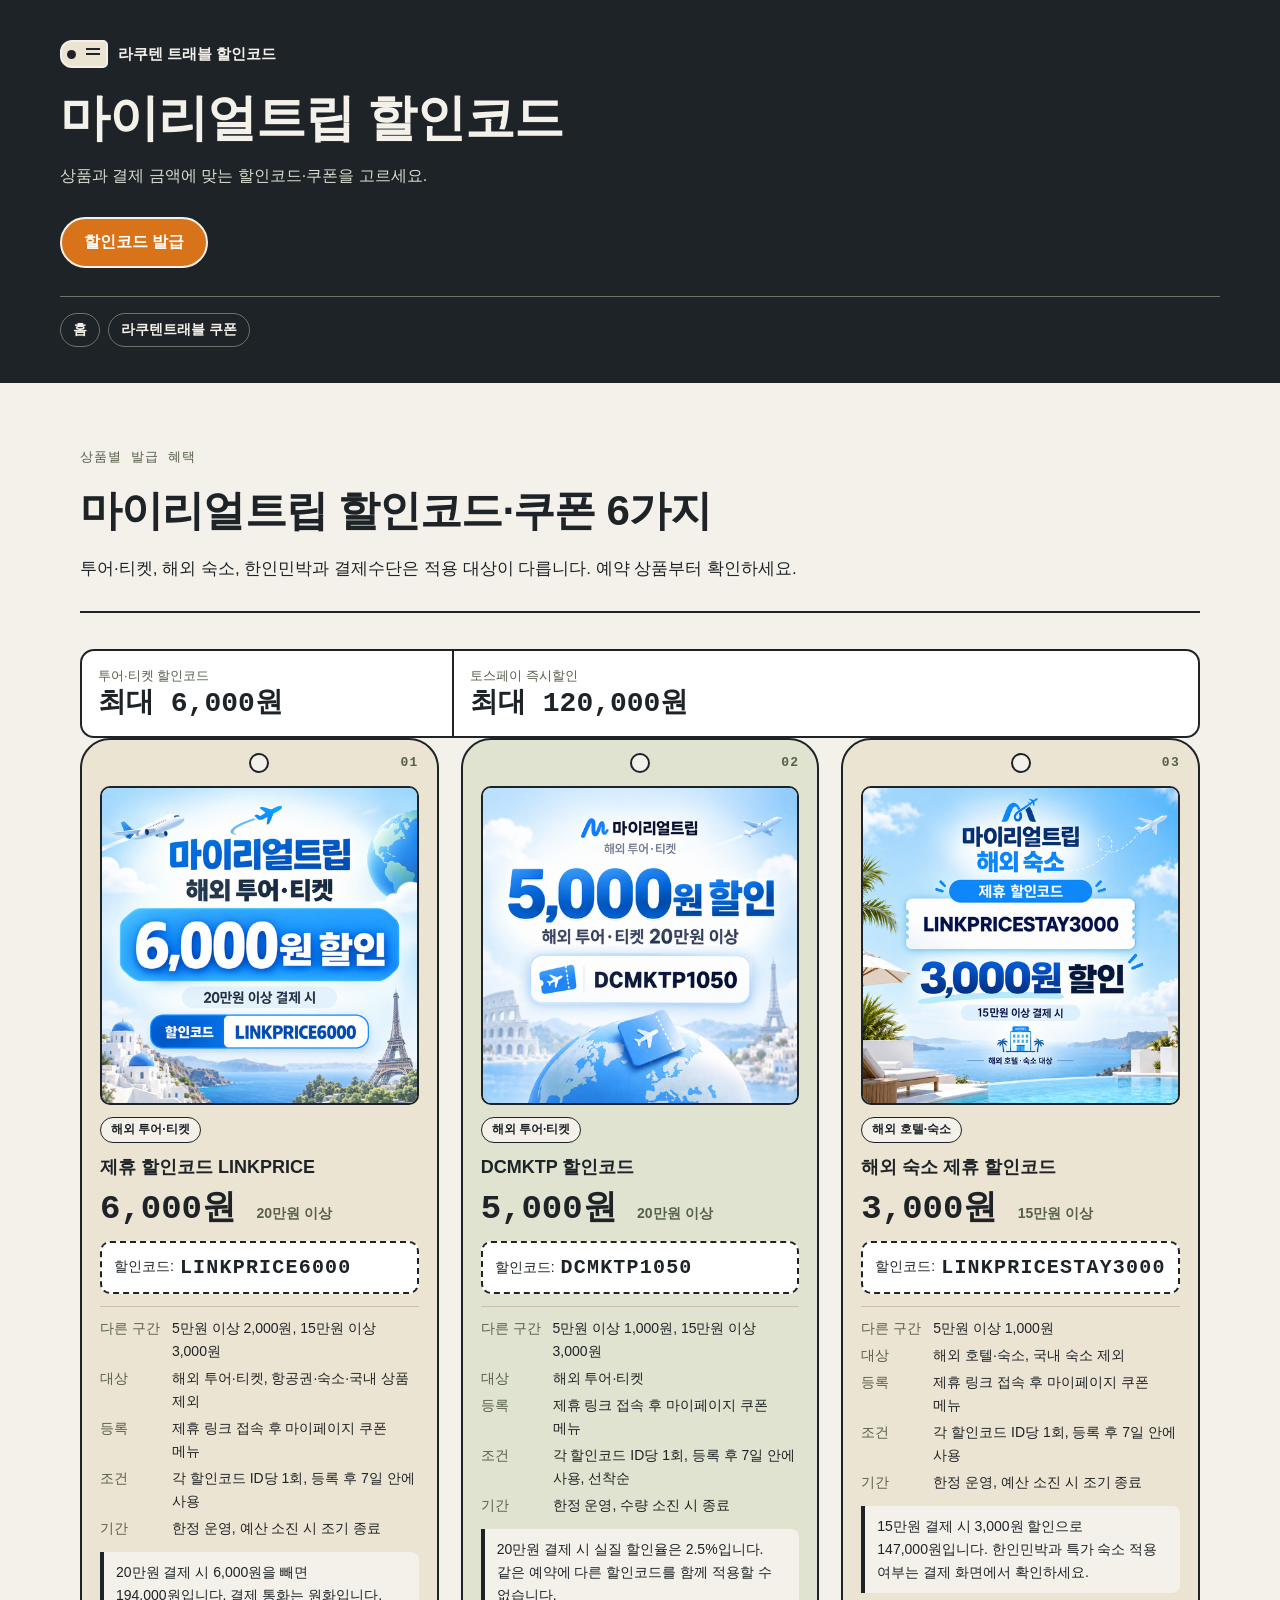
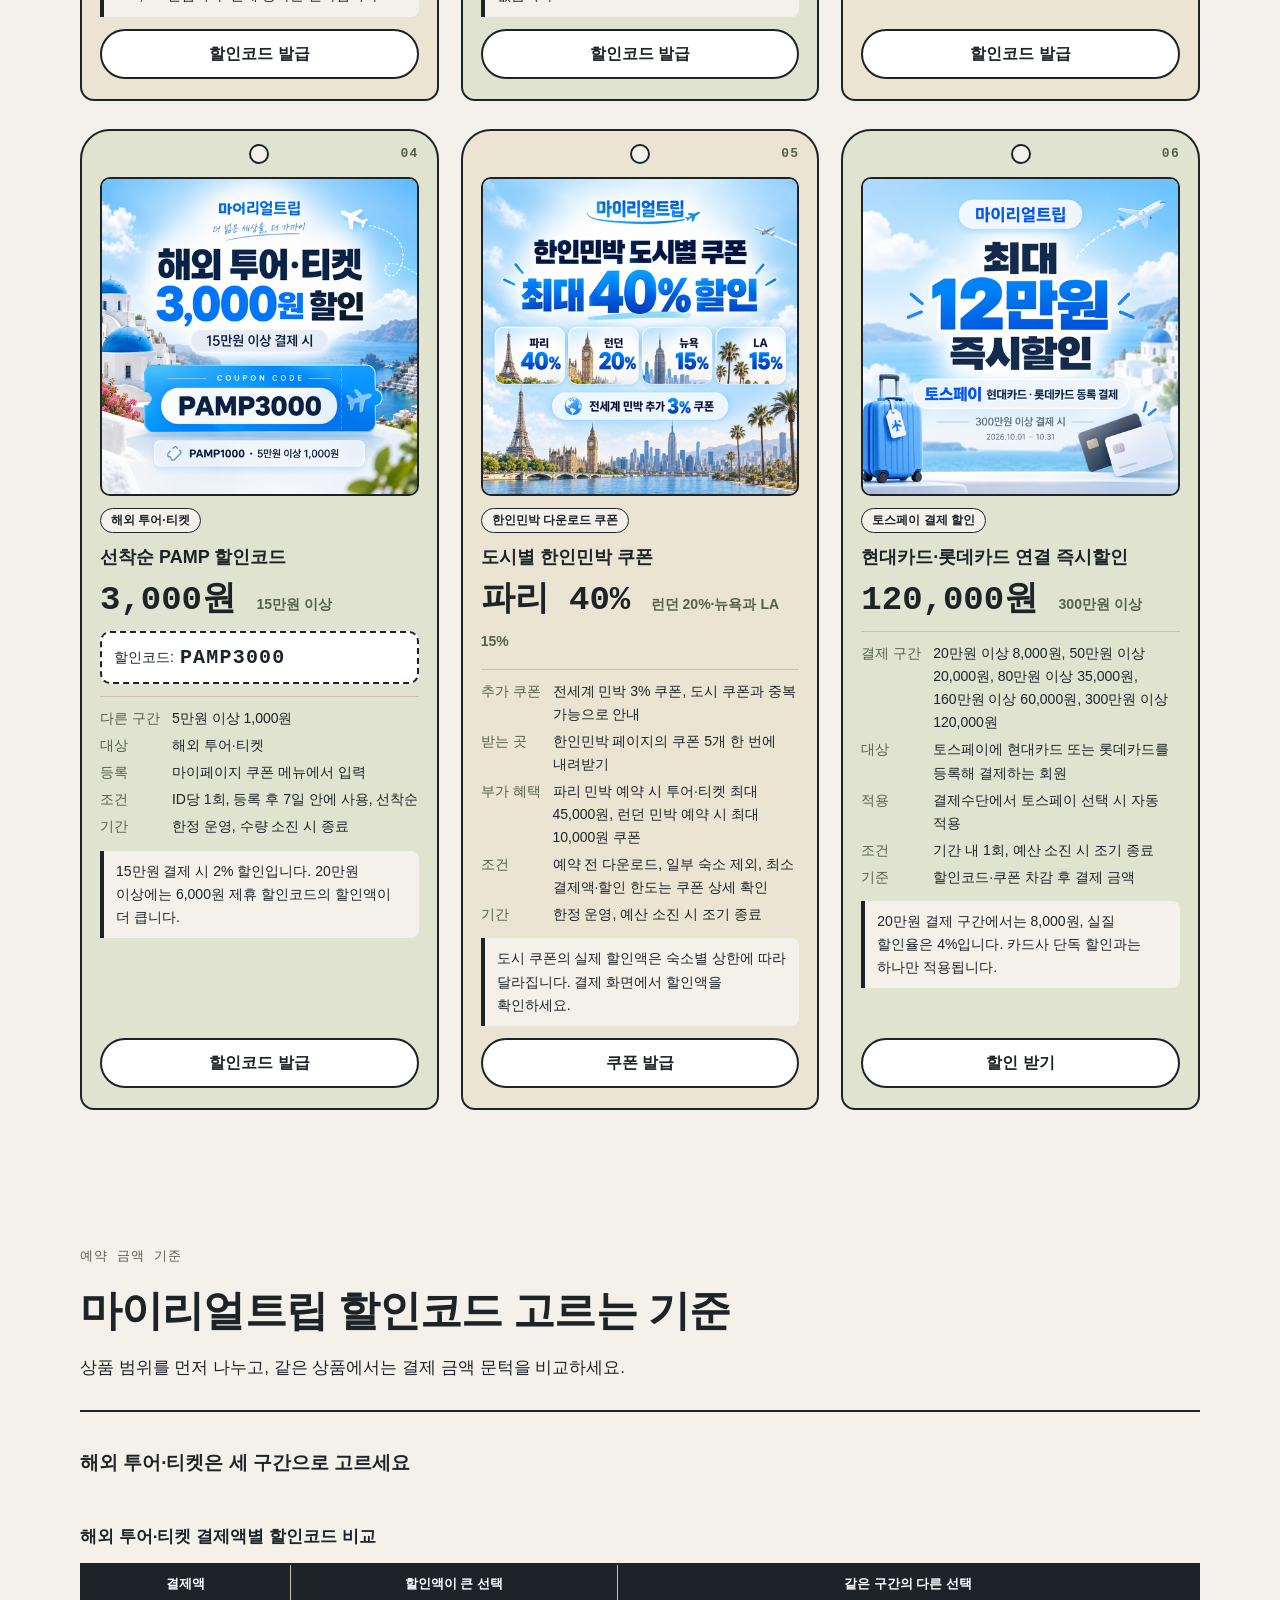
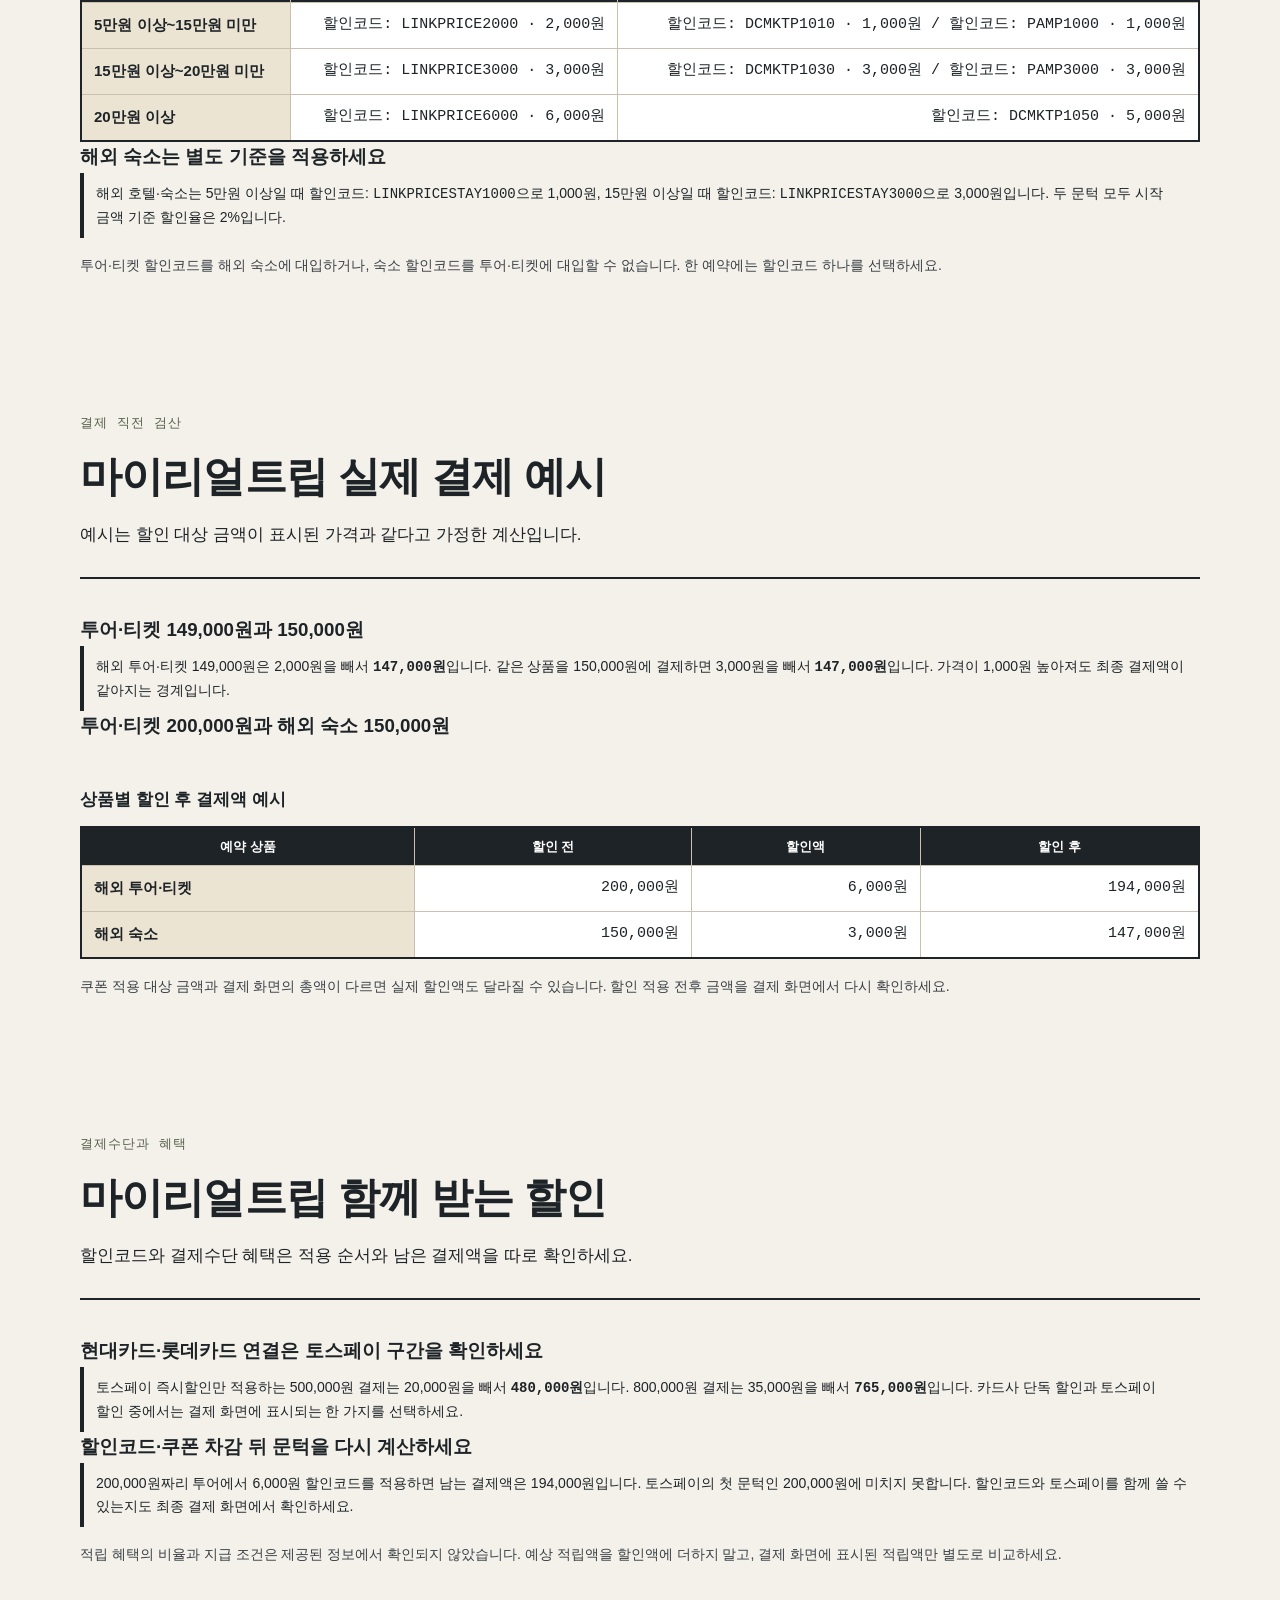
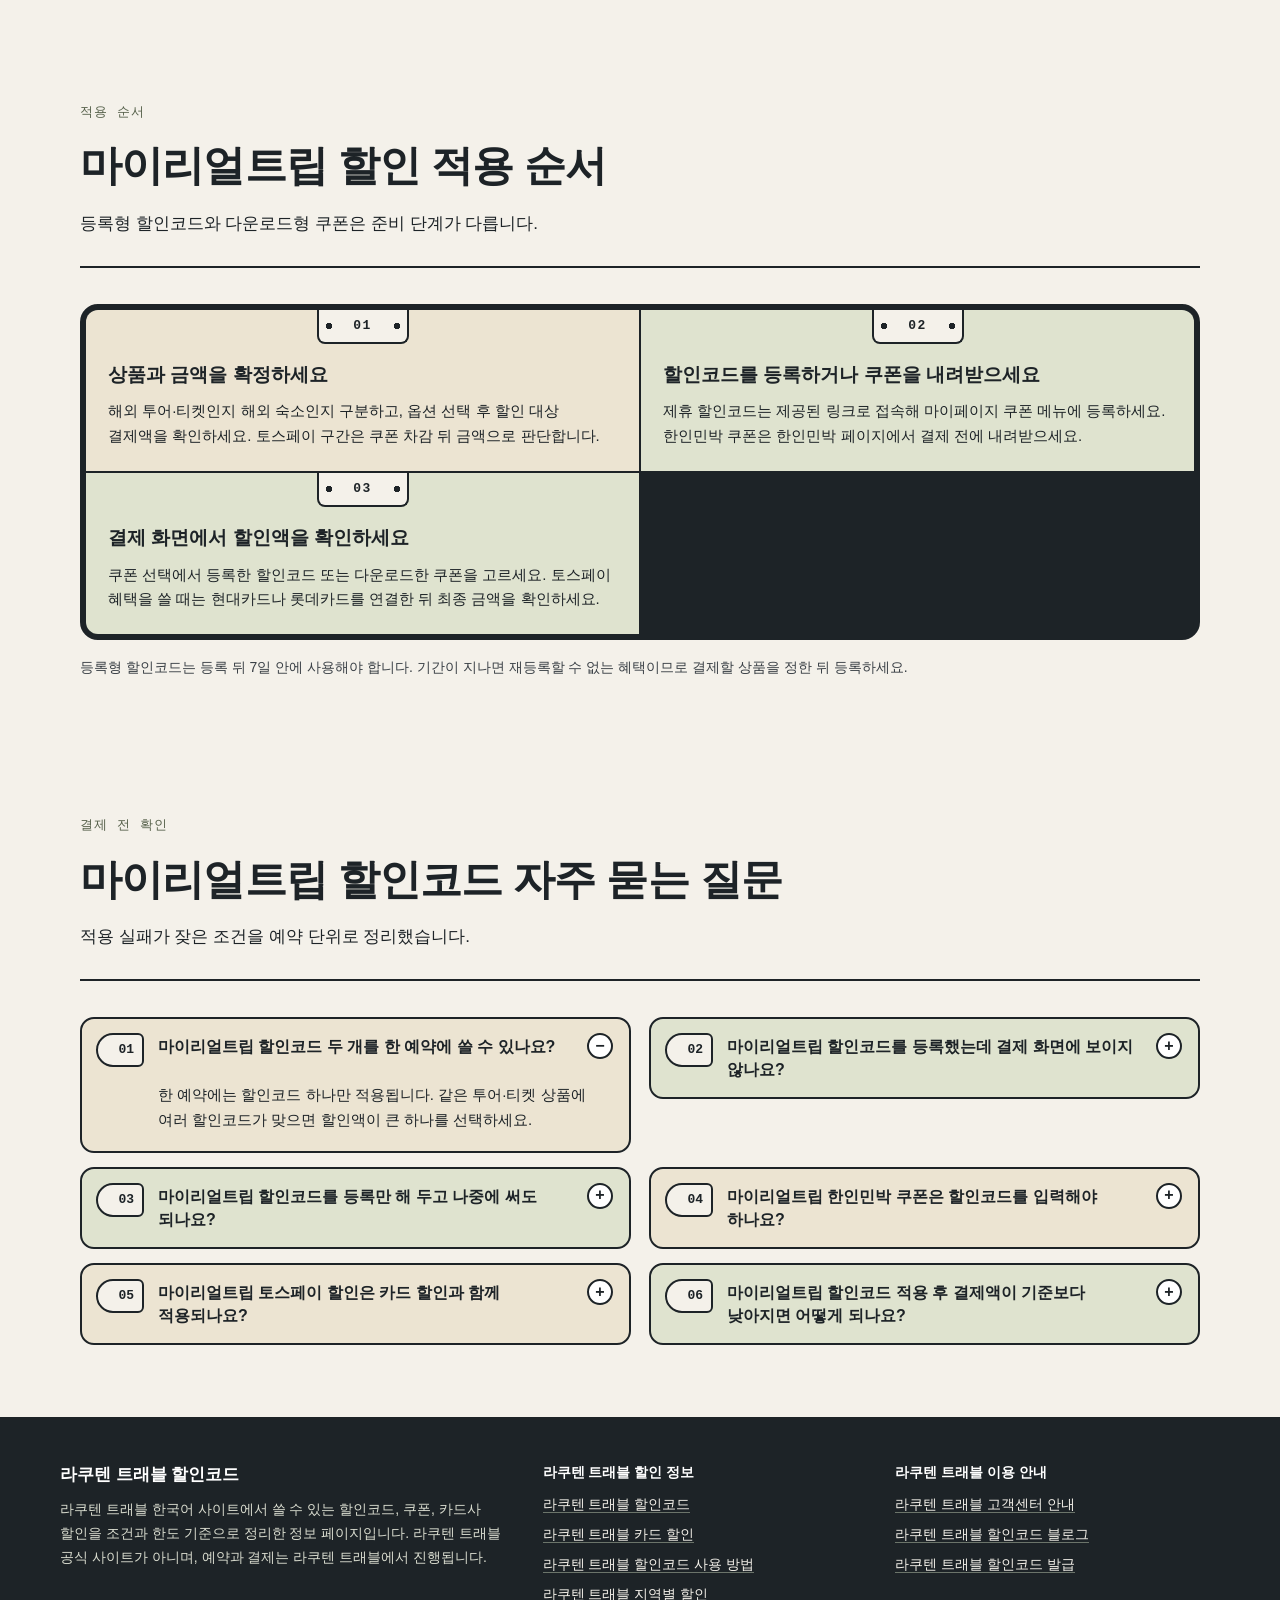
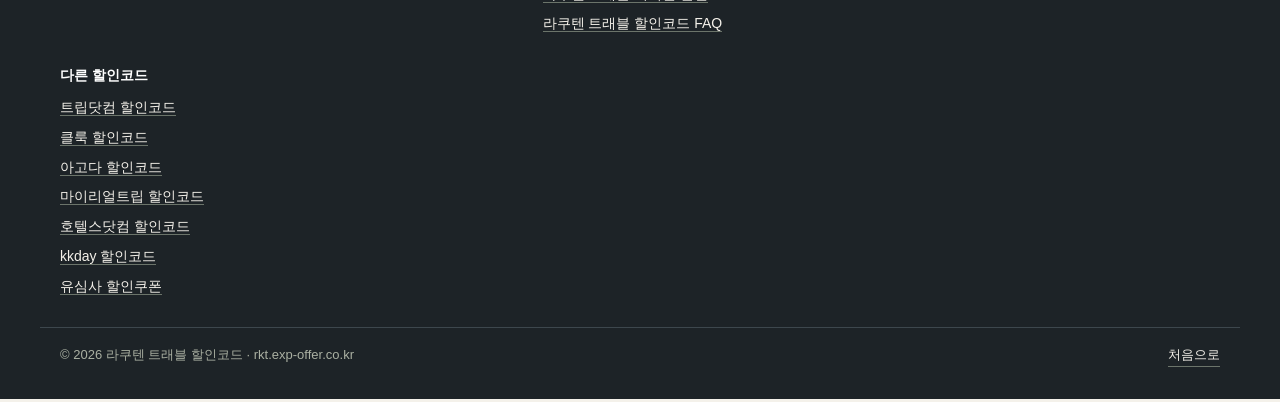
<file: myrealtrip/index.html>
<!doctype html>
<html lang="ko">
<head>
<meta charset="utf-8">
<meta name="viewport" content="width=device-width, initial-scale=1">
<title>마이리얼트립 할인코드</title>
<meta name="description" content="마이리얼트립 해외 투어·티켓 할인코드 최대 6,000원과 토스페이 즉시할인 최대 120,000원의 적용 조건을 비교합니다.">
<meta name="robots" content="index, follow, max-image-preview:large">
<link rel="canonical" href="https://rkt.exp-offer.co.kr/myrealtrip/">
<meta property="og:site_name" content="라쿠텐 트래블 할인코드">
<meta property="og:locale" content="ko_KR">
<meta property="og:type" content="website">
<meta property="og:title" content="마이리얼트립 할인코드">
<meta property="og:description" content="마이리얼트립 해외 투어·티켓 할인코드 최대 6,000원과 토스페이 즉시할인 최대 120,000원의 적용 조건을 비교합니다.">
<meta property="og:url" content="https://rkt.exp-offer.co.kr/myrealtrip/">
<meta property="og:image" content="https://rkt.exp-offer.co.kr/images/og-image.jpg">
<meta name="twitter:card" content="summary_large_image">
<meta name="twitter:title" content="마이리얼트립 할인코드">
<meta name="twitter:description" content="마이리얼트립 해외 투어·티켓 할인코드 최대 6,000원과 토스페이 즉시할인 최대 120,000원의 적용 조건을 비교합니다.">
<meta name="twitter:image" content="https://rkt.exp-offer.co.kr/images/og-image.jpg">
<script type="application/ld+json">{"@context": "https://schema.org", "@graph": [{"@type": "WebPage", "@id": "https://rkt.exp-offer.co.kr/myrealtrip/#webpage", "url": "https://rkt.exp-offer.co.kr/myrealtrip/", "name": "마이리얼트립 할인코드", "description": "해외 투어·티켓과 해외 숙소 할인코드, 한인민박 쿠폰, 토스페이 할인을 비교합니다."}, {"@type": "BreadcrumbList", "@id": "https://rkt.exp-offer.co.kr/myrealtrip/#breadcrumb", "itemListElement": [{"@type": "ListItem", "position": 1, "name": "홈", "item": "https://rkt.exp-offer.co.kr/"}, {"@type": "ListItem", "position": 2, "name": "마이리얼트립 할인코드", "item": "https://rkt.exp-offer.co.kr/myrealtrip/"}]}, {"@type": "ItemList", "@id": "https://rkt.exp-offer.co.kr/myrealtrip/#offers", "name": "마이리얼트립 할인코드·쿠폰 6가지", "itemListElement": [{"@type": "ListItem", "position": 1, "name": "제휴 할인코드 LINKPRICE"}, {"@type": "ListItem", "position": 2, "name": "DCMKTP 할인코드"}, {"@type": "ListItem", "position": 3, "name": "해외 숙소 제휴 할인코드"}, {"@type": "ListItem", "position": 4, "name": "선착순 PAMP 할인코드"}, {"@type": "ListItem", "position": 5, "name": "도시별 한인민박 쿠폰"}, {"@type": "ListItem", "position": 6, "name": "현대카드·롯데카드 연결 즉시할인"}]}, {"@type": "FAQPage", "@id": "https://rkt.exp-offer.co.kr/myrealtrip/#faq", "mainEntity": [{"@type": "Question", "name": "마이리얼트립 할인코드 두 개를 한 예약에 쓸 수 있나요?", "acceptedAnswer": {"@type": "Answer", "text": "한 예약에는 할인코드 하나만 적용됩니다."}}, {"@type": "Question", "name": "마이리얼트립 할인코드를 등록만 해 두고 나중에 써도 되나요?", "acceptedAnswer": {"@type": "Answer", "text": "등록형 할인코드는 등록 후 7일 안에 사용해야 합니다."}}, {"@type": "Question", "name": "마이리얼트립 한인민박 쿠폰은 할인코드를 입력해야 하나요?", "acceptedAnswer": {"@type": "Answer", "text": "한인민박 도시별 쿠폰은 할인코드 입력 없이 내려받아 적용합니다."}}]}]}</script>
<style>
:root{--bg:#f4f1ea;--ink:#1d2327;--olive:#dfe3cf;--sand:#ece4d2;--sub:#55604a;--amber:#d9731a;--line:#c9c1ae}
html{scroll-behavior:smooth;-webkit-text-size-adjust:100%}
body{margin:0;background:var(--bg);color:var(--ink);font-family:-apple-system,BlinkMacSystemFont,"Apple SD Gothic Neo","Pretendard","Noto Sans KR",sans-serif;overflow-x:hidden}
.rx-skip{position:absolute;left:12px;top:-60px;z-index:50;background:var(--ink);color:#fff;padding:8px 14px;border-radius:8px;text-decoration:none;font-weight:700}
.rx-skip:focus{top:12px}
.rx-top{background:var(--ink);color:#f4f1ea;word-break:keep-all}
.rx-top :where(h1,p,dl,dd,dt){margin:0}
.rx-in{max-width:1160px;margin:0 auto;padding:40px 20px 36px;display:grid;grid-template-columns:minmax(0,1.3fr) minmax(0,1fr);gap:28px;align-items:end}
.rx-brand{display:inline-flex;align-items:center;gap:10px;font-weight:800;font-size:15px;color:#f4f1ea;text-decoration:none}
.rx-fob{position:relative;display:inline-block;width:44px;height:24px;background:var(--sand);border:2px solid #f4f1ea;border-radius:12px 5px 5px 12px}
.rx-fob::before{content:"";position:absolute;left:5px;top:50%;width:9px;height:9px;margin-top:-4.5px;border-radius:50%;background:var(--ink)}
.rx-fob::after{content:"";position:absolute;right:6px;top:6px;width:14px;height:2px;background:var(--ink);box-shadow:0 5px 0 var(--ink)}
.rx-top h1{margin-top:18px;font-size:clamp(30px,4.8vw,50px);line-height:1.15;letter-spacing:-.02em;font-weight:800}
.rx-desc{margin-top:14px;font-size:16px;line-height:1.7;color:#d9dccf;max-width:620px}
.rx-nums{display:grid;grid-template-columns:repeat(3,minmax(0,1fr));border:2px solid #f4f1ea;border-radius:14px;overflow:hidden}
.rx-nums div{padding:12px 14px;border-right:2px solid #f4f1ea}
.rx-nums div:last-child{border-right:0}
.rx-nums dt{font-size:12px;color:#c8cdb8}
.rx-nums dd{font-family:ui-monospace,SFMono-Regular,Menlo,Consolas,monospace;font-size:clamp(20px,2.6vw,28px);font-weight:800}
.rx-go{grid-column:1 / -1;justify-self:start;display:inline-block;background:var(--amber);color:#fff;text-decoration:none;font-weight:700;padding:13px 22px;border-radius:999px;border:2px solid #f4f1ea}
.rx-go:hover,.rx-go:focus-visible{background:#f4f1ea;color:var(--ink)}
.rx-nav{position:sticky;top:0;z-index:40;background:var(--bg);border-bottom:2px solid var(--ink)}
.rx-nav-in{max-width:1160px;margin:0 auto;padding:0 20px;display:flex;align-items:center;gap:6px;overflow-x:auto;scrollbar-width:none;-ms-overflow-style:none}
.rx-nav-in::-webkit-scrollbar{display:none}
.rx-nav ul{display:flex;gap:4px;list-style:none;margin:0;padding:10px 0}
.rx-nav a{display:block;white-space:nowrap;text-decoration:none;color:var(--ink);font-weight:700;font-size:14px;padding:7px 12px;border-radius:999px;border:1.5px solid transparent}
.rx-nav ul a:hover,.rx-nav ul a:focus-visible{border-color:var(--ink);background:#fff}
.rx-nav .rx-nav-go{margin-left:auto;background:var(--amber);color:#fff;border:2px solid var(--ink)}
.rx-sep{max-width:1160px;margin:0 auto;padding:0 20px;display:flex;align-items:center;gap:10px}
.rx-sep::after{content:"";order:3;flex:1;height:2px;background:var(--ink)}
.rx-ring{position:relative;width:34px;height:34px;flex:none;border:3px solid var(--ink);border-radius:50%}
.rx-ring::after{content:"";position:absolute;left:14px;top:-3px;width:26px;height:26px;border:3px solid var(--sub);border-radius:50%}
.rx-sep::before{content:attr(data-n);order:2;margin-left:14px;font-family:ui-monospace,SFMono-Regular,Menlo,Consolas,monospace;font-size:13px;font-weight:800;letter-spacing:.12em;color:var(--sub)}
.rx-foot{background:var(--ink);color:#d9dccf;word-break:keep-all;font-size:14px;line-height:1.7}
.rx-foot :where(p,ul){margin:0;padding:0}
.rx-foot ul{list-style:none;display:grid;gap:6px}
.rx-foot-in{max-width:1160px;margin:0 auto;padding:44px 20px 28px;display:grid;grid-template-columns:minmax(0,1.4fr) minmax(0,1fr) minmax(0,1fr);gap:28px}
.rx-foot-name{font-weight:800;font-size:17px;color:#fff;margin-bottom:8px}
.rx-foot-col{font-weight:800;color:#fff;margin-bottom:8px}
.rx-foot a{color:#f4f1ea;text-decoration:none;border-bottom:1px solid #6b746a}
.rx-foot a:hover,.rx-foot a:focus-visible{border-bottom-color:#f4f1ea}
.rx-foot-bot{max-width:1160px;margin:0 auto;padding:16px 20px 32px;border-top:1px solid #3d474d;display:flex;flex-wrap:wrap;justify-content:space-between;gap:10px;font-size:13px;color:#aab0a2}
.rx-pages{grid-column:1 / -1;display:flex;gap:8px;overflow-x:auto;white-space:nowrap;scrollbar-width:none;border-top:1px solid #6b746a;padding-top:16px}
.rx-pages::-webkit-scrollbar{display:none}
.rx-pages a{display:inline-block;flex:none;color:#f4f1ea;text-decoration:none;font-weight:700;font-size:14px;padding:7px 12px;border-radius:999px;border:1.5px solid #6b746a}
.rx-pages a:hover,.rx-pages a:focus-visible,.rx-pages a[aria-current="page"]{border-color:#f4f1ea;background:#f4f1ea;color:var(--ink)}
.rc-more{margin:32px 0 0;text-align:center}
@media (max-width:860px){
.rx-in{grid-template-columns:1fr;padding:30px 16px 28px}
.rx-foot-in{grid-template-columns:1fr 1fr}
.rx-foot-about{grid-column:1 / -1}
}
@media (max-width:520px){
.rx-nums{grid-template-columns:1fr}
.rx-nums div{border-right:0;border-bottom:2px solid #f4f1ea}
.rx-nums div:last-child{border-bottom:0}
.rx-nav-in{padding:0 12px}
.rx-foot-in{grid-template-columns:1fr;padding:36px 16px 24px}
.rx-sep{padding:0 16px}
.rx-foot-bot{padding:14px 16px 28px}
}
.rc{--bg:#f4f1ea;--ink:#1d2327;--olive:#dfe3cf;--sand:#ece4d2;--sub:#55604a;--amber:#d9731a;--line:#c9c1ae;background:var(--bg);color:var(--ink);font-family:-apple-system,BlinkMacSystemFont,"Apple SD Gothic Neo","Pretendard","Noto Sans KR",sans-serif;line-height:1.65;word-break:keep-all;scroll-margin-top:72px}
.rc :where(h2,h3,p,ol,ul,dl,dd,dt,figure,table,caption){margin:0;padding:0}
.rc :where(ol,ul){list-style:none}
.rc *,.rc *::before,.rc *::after{box-sizing:border-box}
.rc-wrap{max-width:1160px;margin:0 auto;padding:64px 20px 72px}
.rc-head{display:grid;gap:18px;grid-template-columns:1fr;border-bottom:2px solid var(--ink);padding-bottom:28px;margin-bottom:36px}
.rc-kicker{font-family:ui-monospace,SFMono-Regular,Menlo,Consolas,monospace;font-size:13px;letter-spacing:.08em;color:var(--sub)}
.rc-head h2{font-size:clamp(28px,4.2vw,42px);line-height:1.2;letter-spacing:-.02em;font-weight:800}
.rc-lead{font-size:17px;max-width:720px}
.rc-stats{display:grid;grid-template-columns:repeat(3,minmax(0,1fr));gap:0;border:2px solid var(--ink);border-radius:14px;overflow:hidden;background:#fff}
.rc-stat{padding:14px 16px;border-right:2px solid var(--ink)}
.rc-stat:last-child{border-right:0}
.rc-stat dt{font-size:13px;color:var(--sub)}
.rc-stat dd{font-family:ui-monospace,SFMono-Regular,Menlo,Consolas,monospace;font-size:clamp(20px,2.6vw,28px);font-weight:700;line-height:1.3}
.rc-stat dd small{font-size:13px;font-weight:500;font-family:-apple-system,BlinkMacSystemFont,"Apple SD Gothic Neo","Pretendard","Noto Sans KR",sans-serif}
.rc-cta{justify-self:start;display:inline-block;background:var(--amber);color:#fff;text-decoration:none;font-weight:700;padding:13px 22px;border-radius:999px;border:2px solid var(--ink)}
.rc-cta:hover,.rc-cta:focus-visible{background:var(--ink)}
.rc-tags{display:grid;grid-template-columns:repeat(3,minmax(0,1fr));gap:28px 22px}
.rc-tag{position:relative;height:100%;display:flex;flex-direction:column;gap:12px;background:var(--sand);border:2px solid var(--ink);border-radius:30px 30px 14px 14px;padding:46px 18px 20px}
.rc-tags>li:nth-child(even) .rc-tag{background:var(--olive)}
.rc-tag::before{content:"";position:absolute;top:13px;left:50%;width:20px;height:20px;margin-left:-10px;border-radius:50%;background:var(--bg);border:2px solid var(--ink)}
.rc-no::before{content:attr(data-n)}
.rc-no{position:absolute;top:12px;right:18px;font-family:ui-monospace,SFMono-Regular,Menlo,Consolas,monospace;font-size:13px;font-weight:700;letter-spacing:.1em;color:var(--sub)}
.rc-img{display:block;width:100%;height:auto;aspect-ratio:1/1;object-fit:cover;border:2px solid var(--ink);border-radius:10px;background:var(--bg);color:transparent;font-size:0}
.rc-kind{display:inline-block;align-self:flex-start;font-size:12px;font-weight:700;padding:2px 10px;border:1.5px solid var(--ink);border-radius:999px;background:var(--bg)}
.rc-tag h3{font-size:18px;line-height:1.35;font-weight:800}
.rc-big{font-family:ui-monospace,SFMono-Regular,Menlo,Consolas,monospace;font-size:34px;font-weight:800;line-height:1.1}
.rc-big span{font-size:14px;font-weight:600;font-family:-apple-system,BlinkMacSystemFont,"Apple SD Gothic Neo","Pretendard","Noto Sans KR",sans-serif;color:var(--sub)}
.rc-code{display:flex;flex-wrap:wrap;align-items:center;gap:6px;background:#fff;border:2px dashed var(--ink);border-radius:10px;padding:8px 12px;font-size:14px}
.rc-code code{font-family:ui-monospace,SFMono-Regular,Menlo,Consolas,monospace;font-size:20px;font-weight:800;letter-spacing:.06em;user-select:all;-webkit-user-select:all;word-break:break-all}
.rc-dl{display:grid;grid-template-columns:auto 1fr;gap:4px 12px;font-size:14px;border-top:1.5px solid var(--line);padding-top:10px}
.rc-dl dt{color:var(--sub);white-space:nowrap}
.rc-calc{font-size:14px;background:var(--bg);border-left:4px solid var(--ink);padding:9px 12px;border-radius:0 8px 8px 0}
.rc-calc strong{font-family:ui-monospace,SFMono-Regular,Menlo,Consolas,monospace}
.rc-go{margin-top:auto;display:block;text-align:center;text-decoration:none;color:var(--ink);font-weight:700;border:2px solid var(--ink);border-radius:999px;padding:10px 14px;background:#fff}
.rc-go:hover,.rc-go:focus-visible{background:var(--ink);color:#fff}
.rc-route{margin-top:auto;font-size:13px;color:var(--sub);border:2px dotted var(--sub);border-radius:999px;padding:9px 14px;text-align:center}
.rc-tablewrap{margin-top:44px}
.rc-table{width:100%;border-collapse:collapse;background:#fff;border:2px solid var(--ink);font-size:15px}
.rc-table caption{caption-side:top;text-align:left;font-weight:800;font-size:17px;padding:0 0 12px}
.rc-table th,.rc-table td{border:1px solid var(--line);padding:10px 12px;text-align:right;font-family:ui-monospace,SFMono-Regular,Menlo,Consolas,monospace}
.rc-table thead th{background:var(--ink);color:#fff;font-family:-apple-system,BlinkMacSystemFont,"Apple SD Gothic Neo","Pretendard","Noto Sans KR",sans-serif;font-size:13px;text-align:center;line-height:1.35}
.rc-table tbody th{text-align:left;background:var(--sand);font-family:-apple-system,BlinkMacSystemFont,"Apple SD Gothic Neo","Pretendard","Noto Sans KR",sans-serif}
.rc-table tbody th span{display:block;font-family:ui-monospace,SFMono-Regular,Menlo,Consolas,monospace;font-weight:500;font-size:13px;color:var(--sub)}
.rc-cap{color:var(--sub);font-size:12px}
.rc-best{background:#fbe8d4;font-weight:800}
.rc-best b{display:block;font-size:12px;color:var(--amber);font-family:-apple-system,BlinkMacSystemFont,"Apple SD Gothic Neo","Pretendard","Noto Sans KR",sans-serif}
.rc-notes{margin-top:16px;display:grid;gap:6px;font-size:14px;color:#3a4046}
.rc-notes a{color:var(--ink);font-weight:700}
@media (max-width:1000px){.rc-tags{grid-template-columns:repeat(2,minmax(0,1fr))}}
@media (max-width:760px){
.rc-wrap{padding:44px 16px 52px}
.rc-stats{grid-template-columns:1fr}
.rc-stat{border-right:0;border-bottom:2px solid var(--ink)}
.rc-stat:last-child{border-bottom:0}
.rc-table,.rc-table thead,.rc-table tbody,.rc-table tr,.rc-table th,.rc-table td{display:block;width:100%}
.rc-table{border:0;background:transparent}
.rc-table caption{display:block;width:100%}
.rc-table thead{position:absolute;width:1px;height:1px;overflow:hidden;clip:rect(0 0 0 0);white-space:nowrap}
.rc-table tbody tr{background:#fff;border:2px solid var(--ink);border-radius:12px;overflow:hidden;margin-bottom:14px}
.rc-table tbody th{border:0;border-bottom:2px solid var(--ink)}
.rc-table td{display:flex;justify-content:space-between;gap:12px;border:0;border-bottom:1px solid var(--line);text-align:right}
.rc-table td:last-child{border-bottom:0}
.rc-table td::before{content:attr(data-label);font-family:-apple-system,BlinkMacSystemFont,"Apple SD Gothic Neo","Pretendard","Noto Sans KR",sans-serif;font-weight:600;color:var(--sub);text-align:left}
.rc-best b{display:inline;margin-right:6px}
}
@media (max-width:640px){.rc-tags{grid-template-columns:1fr}.rc-img{max-width:250px;margin:0 auto}}
.rq{--bg:#f4f1ea;--ink:#1d2327;--olive:#dfe3cf;--sand:#ece4d2;--sub:#55604a;--amber:#d9731a;--line:#c9c1ae;background:var(--bg);color:var(--ink);font-family:-apple-system,BlinkMacSystemFont,"Apple SD Gothic Neo","Pretendard","Noto Sans KR",sans-serif;line-height:1.65;word-break:keep-all;scroll-margin-top:72px}
.rq :where(h2,h3,p,ol,ul,dl,dd,dt,table,caption){margin:0;padding:0}
.rq :where(ol,ul){list-style:none}
.rq *,.rq *::before,.rq *::after{box-sizing:border-box}
.rq-wrap{max-width:1160px;margin:0 auto;padding:64px 20px 72px}
.rq-head{display:grid;gap:18px;border-bottom:2px solid var(--ink);padding-bottom:28px;margin-bottom:32px}
.rq-kicker{font-family:ui-monospace,SFMono-Regular,Menlo,Consolas,monospace;font-size:13px;letter-spacing:.08em;color:var(--sub)}
.rq-head h2{font-size:clamp(28px,4.2vw,42px);line-height:1.2;letter-spacing:-.02em;font-weight:800}
.rq-lead{font-size:17px;max-width:760px}
.rq-stats{display:grid;grid-template-columns:repeat(3,minmax(0,1fr));border:2px solid var(--ink);border-radius:14px;overflow:hidden;background:#fff}
.rq-stat{padding:14px 16px;border-right:2px solid var(--ink)}
.rq-stat:last-child{border-right:0}
.rq-stat dt{font-size:13px;color:var(--sub)}
.rq-stat dd{font-family:ui-monospace,SFMono-Regular,Menlo,Consolas,monospace;font-size:clamp(20px,2.6vw,28px);font-weight:700;line-height:1.3}
.rq-stat dd small{display:block;font-size:13px;font-weight:500;font-family:-apple-system,BlinkMacSystemFont,"Apple SD Gothic Neo","Pretendard","Noto Sans KR",sans-serif}
.rq-cta{justify-self:start;display:inline-block;background:var(--amber);color:#fff;text-decoration:none;font-weight:700;padding:13px 22px;border-radius:999px;border:2px solid var(--ink)}
.rq-cta:hover,.rq-cta:focus-visible{background:var(--ink)}
.rq-rack{display:grid;gap:12px;counter-reset:rq}
.rq-row{display:grid;grid-template-columns:92px minmax(0,1.5fr) repeat(3,minmax(0,1fr));align-items:center;gap:0;background:var(--sand);border:2px solid var(--ink);border-radius:40px 14px 14px 40px;overflow:hidden}
.rq-rack>li:nth-child(even) .rq-row{background:var(--olive)}
.rq-rank{position:relative;align-self:stretch;display:flex;flex-direction:column;justify-content:center;align-items:center;gap:4px;padding:12px 8px 12px 30px;border-right:2px dashed var(--ink);font-weight:800;font-size:15px;text-align:center}
.rq-rank::before{content:"";position:absolute;left:12px;top:50%;width:16px;height:16px;margin-top:-8px;border-radius:50%;background:var(--bg);border:2px solid var(--ink)}
.rq-rank span{font-family:ui-monospace,SFMono-Regular,Menlo,Consolas,monospace;font-size:12px;font-weight:600;color:var(--sub)}
.rq-name{padding:12px 16px;display:grid;gap:4px}
.rq-name h3{font-size:16px;line-height:1.35;font-weight:800}
.rq-name p{font-size:13px;color:#3a4046}
.rq-chip{display:inline-flex;flex-wrap:nowrap;align-items:center;gap:4px;justify-self:start;background:#fff;border:1.5px dashed var(--ink);border-radius:8px;padding:1px 8px;font-size:12px;white-space:nowrap}
.rq-chip code{font-family:ui-monospace,SFMono-Regular,Menlo,Consolas,monospace;font-size:13px;font-weight:800;letter-spacing:.04em;user-select:all;-webkit-user-select:all}
.rq-num{padding:12px 14px;border-left:1px solid var(--line);display:grid;gap:2px;text-align:right}
.rq-num dt{font-size:12px;color:var(--sub)}
.rq-num dd{font-family:ui-monospace,SFMono-Regular,Menlo,Consolas,monospace;font-size:15px;font-weight:700}
.rq-num.rq-total dd{font-size:19px;font-weight:800}
.rq-top{background:#fbe8d4}
.rq-top .rq-rank{color:var(--amber)}
.rq-base{background:#fff}
.rq-rack>li:nth-child(even) .rq-row.rq-base{background:#fff}
.rq-tablewrap{margin-top:44px}
.rq-table{width:100%;border-collapse:collapse;background:#fff;border:2px solid var(--ink);font-size:14px}
.rq-table caption{caption-side:top;text-align:left;font-weight:800;font-size:17px;padding:0 0 12px}
.rq-table th,.rq-table td{border:1px solid var(--line);padding:10px 11px;text-align:left;vertical-align:top}
.rq-table thead th{background:var(--ink);color:#fff;font-size:13px;line-height:1.35}
.rq-table tbody th{background:var(--sand);font-weight:800}
.rq-table tbody th span{display:block;font-weight:500;font-size:12px;color:var(--sub)}
.rq-mono{font-family:ui-monospace,SFMono-Regular,Menlo,Consolas,monospace;white-space:nowrap}
.rq-notes{margin-top:16px;display:grid;gap:6px;font-size:14px;color:#3a4046}
.rq-notes a{color:var(--ink);font-weight:700}
@media (max-width:900px){
.rq-row{grid-template-columns:84px minmax(0,1fr) minmax(0,1fr)}
.rq-rank{grid-row:span 2}
.rq-name{grid-column:2 / 4;border-bottom:1px solid var(--line)}
.rq-num:nth-of-type(1){border-left:0}
.rq-num{text-align:left}
.rq-row .rq-num:last-child{grid-column:2 / 4;border-left:0;border-top:1px solid var(--line)}
.rq-row{grid-template-rows:auto auto auto}
.rq-rank{grid-row:1 / 4}
}
@media (max-width:760px){
.rq-wrap{padding:44px 16px 52px}
.rq-stats{grid-template-columns:1fr}
.rq-stat{border-right:0;border-bottom:2px solid var(--ink)}
.rq-stat:last-child{border-bottom:0}
.rq-table,.rq-table thead,.rq-table tbody,.rq-table tr,.rq-table th,.rq-table td{display:block;width:100%}
.rq-table{border:0;background:transparent}
.rq-table caption{display:block;width:100%}
.rq-table thead{position:absolute;width:1px;height:1px;overflow:hidden;clip:rect(0 0 0 0);white-space:nowrap}
.rq-table tbody tr{background:#fff;border:2px solid var(--ink);border-radius:12px;overflow:hidden;margin-bottom:14px}
.rq-table tbody th{border:0;border-bottom:2px solid var(--ink)}
.rq-table td{display:grid;grid-template-columns:96px minmax(0,1fr);gap:10px;border:0;border-bottom:1px solid var(--line)}
.rq-table td:last-child{border-bottom:0}
.rq-table td::before{content:attr(data-label);font-weight:600;color:var(--sub);font-size:13px}
.rq-mono{white-space:normal}
}
@media (max-width:420px){
.rq-row{grid-template-columns:64px minmax(0,1fr)}
.rq-rank{padding:10px 4px 10px 22px;font-size:13px}
.rq-rank::before{left:6px;width:13px;height:13px;margin-top:-6.5px}
.rq-name{grid-column:2}
.rq-num,.rq-row .rq-num:last-child{grid-column:2;border-left:0;border-top:1px solid var(--line)}
.rq-rank{grid-row:1 / 5}
.rq-row{grid-template-rows:auto auto auto auto}
.rq-table td{grid-template-columns:78px minmax(0,1fr)}
}
.rh{--bg:#f4f1ea;--ink:#1d2327;--olive:#dfe3cf;--sand:#ece4d2;--sub:#55604a;--amber:#d9731a;--line:#c9c1ae;background:var(--bg);color:var(--ink);font-family:-apple-system,BlinkMacSystemFont,"Apple SD Gothic Neo","Pretendard","Noto Sans KR",sans-serif;line-height:1.65;word-break:keep-all;scroll-margin-top:72px}
.rh :where(h2,h3,p,ol,ul,dl,dd,dt){margin:0;padding:0}
.rh :where(ol,ul){list-style:none}
.rh *,.rh *::before,.rh *::after{box-sizing:border-box}
.rh-wrap{max-width:1160px;margin:0 auto;padding:64px 20px 72px}
.rh-head{display:grid;gap:18px;border-bottom:2px solid var(--ink);padding-bottom:28px;margin-bottom:32px}
.rh-kicker{font-family:ui-monospace,SFMono-Regular,Menlo,Consolas,monospace;font-size:13px;letter-spacing:.08em;color:var(--sub)}
.rh-head h2{font-size:clamp(28px,4.2vw,42px);line-height:1.2;letter-spacing:-.02em;font-weight:800}
.rh-lead{font-size:17px;max-width:760px}
.rh-stats{display:grid;grid-template-columns:repeat(3,minmax(0,1fr));border:2px solid var(--ink);border-radius:14px;overflow:hidden;background:#fff}
.rh-stat{padding:14px 16px;border-right:2px solid var(--ink)}
.rh-stat:last-child{border-right:0}
.rh-stat dt{font-size:13px;color:var(--sub)}
.rh-stat dd{font-family:ui-monospace,SFMono-Regular,Menlo,Consolas,monospace;font-size:clamp(20px,2.6vw,28px);font-weight:700;line-height:1.3}
.rh-stat dd small{display:block;font-size:13px;font-weight:500;font-family:-apple-system,BlinkMacSystemFont,"Apple SD Gothic Neo","Pretendard","Noto Sans KR",sans-serif}
.rh-cta{justify-self:start;display:inline-block;background:var(--amber);color:#fff;text-decoration:none;font-weight:700;padding:13px 22px;border-radius:999px;border:2px solid var(--ink)}
.rh-cta:hover,.rh-cta:focus-visible{background:var(--ink)}
.rh-cab{display:grid;grid-template-columns:repeat(2,minmax(0,1fr));gap:2px;background:var(--ink);border:6px solid var(--ink);border-radius:18px;overflow:hidden}
.rh-cell{position:relative;height:100%;display:flex;flex-direction:column;gap:12px;background:var(--sand);padding:52px 22px 22px}
.rh-cab>li:nth-child(4n+2) .rh-cell,.rh-cab>li:nth-child(4n+3) .rh-cell{background:var(--olive)}
.rh-plate{position:absolute;top:0;left:50%;transform:translateX(-50%);min-width:92px;padding:5px 22px 6px;display:block;background:radial-gradient(circle at 10px 50%,var(--ink) 3px,transparent 3.5px),radial-gradient(circle at calc(100% - 10px) 50%,var(--ink) 3px,transparent 3.5px),var(--bg);border:2px solid var(--ink);border-top:0;border-radius:0 0 8px 8px;font-family:ui-monospace,SFMono-Regular,Menlo,Consolas,monospace;font-size:13px;font-weight:800;letter-spacing:.12em;text-align:center}
.rh-plate::before{content:attr(data-n)}
.rh-cell h3{font-size:19px;line-height:1.35;font-weight:800}
.rh-do{font-size:15px}
.rh-do b{font-weight:700;background:#fff;border:1px solid var(--line);border-radius:5px;padding:0 5px}
.rh-chip{display:inline-flex;flex-wrap:nowrap;align-items:center;gap:4px;background:#fff;border:1.5px dashed var(--ink);border-radius:8px;padding:1px 8px;font-size:12px;white-space:nowrap}
.rh-chip code{font-family:ui-monospace,SFMono-Regular,Menlo,Consolas,monospace;font-size:13px;font-weight:800;letter-spacing:.04em;user-select:all;-webkit-user-select:all}
.rh-save{margin-top:auto;display:grid;grid-template-columns:auto minmax(0,1fr);gap:4px 14px;align-items:baseline;background:#fff;border:2px solid var(--ink);border-radius:12px;padding:12px 14px}
.rh-save dt{grid-column:1 / 3;font-size:12px;font-weight:700;color:var(--sub);letter-spacing:.04em}
.rh-save .rh-amt{font-family:ui-monospace,SFMono-Regular,Menlo,Consolas,monospace;font-size:24px;font-weight:800;white-space:nowrap}
.rh-save .rh-why{font-size:14px}
.rh-sum .rh-cell{background:#fbe8d4}
.rh-cab>li.rh-sum .rh-cell{background:#fbe8d4}
.rh-bill{display:grid;gap:8px;font-size:14px}
.rh-bill div{display:flex;justify-content:space-between;gap:12px;border-bottom:1px dashed var(--line);padding-bottom:6px}
.rh-bill dd{font-family:ui-monospace,SFMono-Regular,Menlo,Consolas,monospace;font-weight:700;white-space:nowrap}
.rh-bill .rh-gap{border-bottom:0;border-top:2px solid var(--ink);padding-top:8px}
.rh-bill .rh-gap dt{font-weight:800}
.rh-bill .rh-gap dd{font-size:24px;color:var(--amber);font-weight:800}
.rh-notes{margin-top:16px;display:grid;gap:6px;font-size:14px;color:#3a4046}
.rh-notes a,.rh-do a{color:var(--ink);font-weight:700}
@media (max-width:760px){
.rh-wrap{padding:44px 16px 52px}
.rh-stats{grid-template-columns:1fr}
.rh-stat{border-right:0;border-bottom:2px solid var(--ink)}
.rh-stat:last-child{border-bottom:0}
.rh-cab{grid-template-columns:1fr;border-width:4px}
.rh-cab>li:nth-child(4n+2) .rh-cell,.rh-cab>li:nth-child(4n+3) .rh-cell{background:var(--sand)}
.rh-cab>li:nth-child(even) .rh-cell{background:var(--olive)}
.rh-cell{padding:48px 16px 18px}
.rh-save{grid-template-columns:1fr}
.rh-save dt{grid-column:1}
.rh-cab>li.rh-sum .rh-cell{background:#fbe8d4}
}
.rr{--bg:#f4f1ea;--ink:#1d2327;--olive:#dfe3cf;--sand:#ece4d2;--sub:#55604a;--amber:#d9731a;--line:#c9c1ae;background:var(--bg);color:var(--ink);font-family:-apple-system,BlinkMacSystemFont,"Apple SD Gothic Neo","Pretendard","Noto Sans KR",sans-serif;line-height:1.65;word-break:keep-all;scroll-margin-top:72px}
.rr :where(h2,h3,p,ol,ul,dl,dd,dt,table,caption){margin:0;padding:0}
.rr :where(ol,ul){list-style:none}
.rr *,.rr *::before,.rr *::after{box-sizing:border-box}
.rr-wrap{max-width:1160px;margin:0 auto;padding:64px 20px 72px}
.rr-head{display:grid;gap:18px;border-bottom:2px solid var(--ink);padding-bottom:28px;margin-bottom:32px}
.rr-kicker{font-family:ui-monospace,SFMono-Regular,Menlo,Consolas,monospace;font-size:13px;letter-spacing:.08em;color:var(--sub)}
.rr-head h2{font-size:clamp(28px,4.2vw,42px);line-height:1.2;letter-spacing:-.02em;font-weight:800}
.rr-lead{font-size:17px;max-width:760px}
.rr-stats{display:grid;grid-template-columns:repeat(3,minmax(0,1fr));border:2px solid var(--ink);border-radius:14px;overflow:hidden;background:#fff}
.rr-stat{padding:14px 16px;border-right:2px solid var(--ink)}
.rr-stat:last-child{border-right:0}
.rr-stat dt{font-size:13px;color:var(--sub)}
.rr-stat dd{font-family:ui-monospace,SFMono-Regular,Menlo,Consolas,monospace;font-size:clamp(19px,2.4vw,26px);font-weight:700;line-height:1.3}
.rr-stat dd small{display:block;font-size:13px;font-weight:500;font-family:-apple-system,BlinkMacSystemFont,"Apple SD Gothic Neo","Pretendard","Noto Sans KR",sans-serif}
.rr-cta{justify-self:start;display:inline-block;background:var(--amber);color:#fff;text-decoration:none;font-weight:700;padding:13px 22px;border-radius:999px;border:2px solid var(--ink)}
.rr-cta:hover,.rr-cta:focus-visible{background:var(--ink)}
.rr-board{background:var(--ink);border-radius:18px;padding:10px;display:grid;gap:8px}
.rr-floor{display:grid;grid-template-columns:78px minmax(0,1.1fr) minmax(0,1.3fr) minmax(0,1.4fr);align-items:stretch;background:#2a3237;color:#f4f1ea;border-radius:10px;overflow:hidden}
.rr-fl{display:flex;align-items:center;justify-content:center;background:var(--sand);color:var(--ink);font-family:ui-monospace,SFMono-Regular,Menlo,Consolas,monospace;font-size:22px;font-weight:800;border-right:3px solid var(--ink)}
.rr-fl::before{content:attr(data-n)}
.rr-board>li:nth-child(even) .rr-fl{background:var(--olive)}
.rr-name{padding:14px 16px;display:grid;align-content:center;gap:2px}
.rr-name h3{font-size:18px;line-height:1.3;font-weight:800;color:#fff}
.rr-name p{font-size:13px;color:#c8cdb8}
.rr-camp{padding:14px 16px;border-left:1px solid #3d474d;display:flex;flex-wrap:wrap;align-content:center;gap:6px}
.rr-camp li{font-size:12px;font-weight:700;border:1.5px solid #c8cdb8;border-radius:999px;padding:1px 9px;color:#f4f1ea}
.rr-camp .rr-cnt{border-color:var(--sand);background:var(--sand);color:var(--ink)}
.rr-calc{padding:14px 16px;border-left:1px solid #3d474d;font-size:14px;color:#e6e2d8;display:grid;align-content:center;gap:4px}
.rr-calc b{font-family:ui-monospace,SFMono-Regular,Menlo,Consolas,monospace;color:#fff;font-weight:800;white-space:nowrap}
.rr-calc .rr-ex{display:block;font-size:12px;color:#c8cdb8}
.rr-txt{display:block}
.rr-top .rr-calc b.rr-max{color:#f3a15c}
.rr-tablewrap{margin-top:44px}
.rr-table{width:100%;border-collapse:collapse;background:#fff;border:2px solid var(--ink);font-size:14px}
.rr-table caption{caption-side:top;text-align:left;font-weight:800;font-size:17px;padding:0 0 12px}
.rr-table th,.rr-table td{border:1px solid var(--line);padding:9px 10px;text-align:center}
.rr-table thead th{background:var(--ink);color:#fff;font-size:13px;line-height:1.35}
.rr-table thead th span{display:block;font-weight:500;font-size:11px;color:#c8cdb8}
.rr-table tbody th{text-align:left;background:var(--sand);font-weight:800}
.rr-y{font-weight:700}
.rr-n{color:#8a8f86}
.rr-sum{font-family:ui-monospace,SFMono-Regular,Menlo,Consolas,monospace;font-weight:800}
.rr-best{background:#fbe8d4}
.rr-notes{margin-top:16px;display:grid;gap:6px;font-size:14px;color:#3a4046}
.rr-notes a{color:var(--ink);font-weight:700}
@media (max-width:1000px){
.rr-floor{grid-template-columns:70px minmax(0,1fr) minmax(0,1.3fr)}
.rr-fl{grid-row:span 2}
.rr-calc{grid-column:2 / 4;border-top:1px solid #3d474d}
.rr-camp{border-left:1px solid #3d474d}
}
@media (max-width:760px){
.rr-wrap{padding:44px 16px 52px}
.rr-stats{grid-template-columns:1fr}
.rr-stat{border-right:0;border-bottom:2px solid var(--ink)}
.rr-stat:last-child{border-bottom:0}
.rr-board{padding:6px;border-radius:14px}
.rr-floor{grid-template-columns:54px minmax(0,1fr)}
.rr-fl{grid-row:1 / 4;font-size:17px}
.rr-name,.rr-camp,.rr-calc{grid-column:2;border-left:0}
.rr-camp,.rr-calc{border-top:1px solid #3d474d}
.rr-table,.rr-table thead,.rr-table tbody,.rr-table tr,.rr-table th,.rr-table td{display:block;width:100%}
.rr-table{border:0;background:transparent}
.rr-table caption{display:block;width:100%}
.rr-table thead{position:absolute;width:1px;height:1px;overflow:hidden;clip:rect(0 0 0 0);white-space:nowrap}
.rr-table tbody tr{background:#fff;border:2px solid var(--ink);border-radius:12px;overflow:hidden;margin-bottom:12px}
.rr-table tbody th{border:0;border-bottom:2px solid var(--ink)}
.rr-table td{display:flex;justify-content:space-between;gap:12px;border:0;border-bottom:1px solid var(--line);text-align:right}
.rr-table td:last-child{border-bottom:0}
.rr-table td::before{content:attr(data-label);font-weight:600;color:var(--sub);text-align:left}
}
.rf{--bg:#f4f1ea;--ink:#1d2327;--olive:#dfe3cf;--sand:#ece4d2;--sub:#55604a;--amber:#d9731a;--line:#c9c1ae;background:var(--bg);color:var(--ink);font-family:-apple-system,BlinkMacSystemFont,"Apple SD Gothic Neo","Pretendard","Noto Sans KR",sans-serif;line-height:1.7;word-break:keep-all;scroll-margin-top:72px}
.rf :where(h2,h3,p,ol,ul,dl,dd,dt){margin:0;padding:0}
.rf :where(ol,ul){list-style:none}
.rf *,.rf *::before,.rf *::after{box-sizing:border-box}
.rf-wrap{max-width:1160px;margin:0 auto;padding:64px 20px 72px}
.rf-head{display:grid;gap:14px;border-bottom:2px solid var(--ink);padding-bottom:26px;margin-bottom:30px}
.rf-kicker{font-family:ui-monospace,SFMono-Regular,Menlo,Consolas,monospace;font-size:13px;letter-spacing:.08em;color:var(--sub)}
.rf-head h2{font-size:clamp(28px,4.2vw,42px);line-height:1.2;letter-spacing:-.02em;font-weight:800}
.rf-lead{font-size:17px;max-width:760px}
.rf-list{display:grid;grid-template-columns:repeat(2,minmax(0,1fr));gap:14px 18px;align-items:start;counter-reset:rf}
.rf-item{counter-increment:rf;background:#fff;border:2px solid var(--ink);border-radius:14px;overflow:hidden}
.rf-list>li:nth-child(4n+1) .rf-item,.rf-list>li:nth-child(4n+4) .rf-item{background:var(--sand)}
.rf-list>li:nth-child(4n+2) .rf-item,.rf-list>li:nth-child(4n+3) .rf-item{background:var(--olive)}
.rf-item summary{position:relative;display:block;cursor:pointer;list-style:none;padding:16px 58px 16px 76px;min-height:64px}
.rf-item summary::-webkit-details-marker{display:none}
.rf-item summary::before{content:counter(rf,decimal-leading-zero);position:absolute;left:14px;top:14px;width:48px;height:34px;display:flex;align-items:center;justify-content:flex-end;padding-right:8px;background:var(--bg);border:2px solid var(--ink);border-radius:17px 6px 6px 17px;font-family:ui-monospace,SFMono-Regular,Menlo,Consolas,monospace;font-size:13px;font-weight:800}
.rf-item summary::after{content:"+";position:absolute;right:16px;top:14px;width:26px;height:26px;border:2px solid var(--ink);border-radius:50%;display:flex;align-items:center;justify-content:center;font-weight:800;background:#fff}
.rf-item[open] summary::after{content:"−"}
.rf-item summary h3{font-size:16px;line-height:1.45;font-weight:800}
.rf-body{padding:0 20px 18px 76px;display:grid;gap:8px;font-size:15px}
.rf-body strong{font-weight:800}
.rf-body a{color:var(--ink);font-weight:700}
.rf-chip{display:inline-flex;flex-wrap:nowrap;align-items:center;gap:4px;background:#fff;border:1.5px dashed var(--ink);border-radius:8px;padding:0 7px;font-size:12px;white-space:nowrap;vertical-align:1px}
.rf-chip code{font-family:ui-monospace,SFMono-Regular,Menlo,Consolas,monospace;font-size:13px;font-weight:800;letter-spacing:.04em;user-select:all;-webkit-user-select:all}
.rf-item summary:focus-visible{outline:3px solid var(--amber);outline-offset:-3px}
@media (max-width:860px){.rf-list{grid-template-columns:1fr}}
@media (max-width:760px){
.rf-wrap{padding:44px 16px 52px}
.rf-item summary{padding:14px 52px 14px 64px}
.rf-item summary::before{left:10px;width:44px;height:30px;font-size:12px}
.rf-body{padding:0 16px 16px 16px}
}
</style>
</head>
<body>
<a class="rx-skip" href="#main">본문 바로가기</a>
<header class="rx-top" id="top">
<div class="rx-in">
<div>
<a class="rx-brand" href="../"><span class="rx-fob" aria-hidden="true"></span>라쿠텐 트래블 할인코드</a>
<h1>마이리얼트립 할인코드</h1>
<p class="rx-desc">상품과 결제 금액에 맞는 할인코드·쿠폰을 고르세요.</p>
</div>
<a class="rx-go" href="https://myrealt.rip/ussH79" target="_blank" rel="nofollow sponsored noopener">할인코드 발급</a>
<nav class="rx-pages" aria-label="페이지 메뉴">
<a href="../">홈</a>
<a href="../coupon/">라쿠텐트래블 쿠폰</a>
</nav>
</div>
</header>
<main id="main">
<section class="rc" id="myrealtrip-offers" aria-labelledby="myrealt-offers-title"><div class="rc-wrap">
  <header class="rc-head"><p class="rc-kicker">상품별 발급 혜택</p><h2 id="myrealt-offers-title">마이리얼트립 할인코드·쿠폰 6가지</h2><p class="rc-lead">투어·티켓, 해외 숙소, 한인민박과 결제수단은 적용 대상이 다릅니다. 예약 상품부터 확인하세요.</p></header>
  <dl class="rc-stats"><div class="rc-stat"><dt>투어·티켓 할인코드</dt><dd>최대 6,000원</dd></div><div class="rc-stat"><dt>토스페이 즉시할인</dt><dd>최대 120,000원</dd></div></dl>
  <ol class="rc-tags">
    <li><article class="rc-tag"><span class="rc-no" aria-hidden="true" data-n="01"></span><img class="rc-img" src="images/LINKPRICE6000.png" width="250" height="250" alt="마이리얼트립 해외 투어·티켓 제휴 할인코드" loading="lazy"><p class="rc-kind">해외 투어·티켓</p><h3>제휴 할인코드 LINKPRICE</h3><p class="rc-big">6,000원 <span>20만원 이상</span></p><p class="rc-code">할인코드: <code>LINKPRICE6000</code></p><dl class="rc-dl"><dt>다른 구간</dt><dd>5만원 이상 2,000원, 15만원 이상 3,000원</dd><dt>대상</dt><dd>해외 투어·티켓, 항공권·숙소·국내 상품 제외</dd><dt>등록</dt><dd>제휴 링크 접속 후 마이페이지 쿠폰 메뉴</dd><dt>조건</dt><dd>각 할인코드 ID당 1회, 등록 후 7일 안에 사용</dd><dt>기간</dt><dd>한정 운영, 예산 소진 시 조기 종료</dd></dl><p class="rc-calc">20만원 결제 시 6,000원을 빼면 194,000원입니다. 결제 통화는 원화입니다.</p><a class="rc-go" href="https://myrealt.rip/ussH79" target="_blank" rel="nofollow sponsored noopener">할인코드 발급</a></article></li>
    <li><article class="rc-tag"><span class="rc-no" aria-hidden="true" data-n="02"></span><img class="rc-img" src="images/DCMKTP1050.png" width="250" height="250" alt="마이리얼트립 해외 투어·티켓 DCMKTP 할인코드" loading="lazy"><p class="rc-kind">해외 투어·티켓</p><h3>DCMKTP 할인코드</h3><p class="rc-big">5,000원 <span>20만원 이상</span></p><p class="rc-code">할인코드: <code>DCMKTP1050</code></p><dl class="rc-dl"><dt>다른 구간</dt><dd>5만원 이상 1,000원, 15만원 이상 3,000원</dd><dt>대상</dt><dd>해외 투어·티켓</dd><dt>등록</dt><dd>제휴 링크 접속 후 마이페이지 쿠폰 메뉴</dd><dt>조건</dt><dd>각 할인코드 ID당 1회, 등록 후 7일 안에 사용, 선착순</dd><dt>기간</dt><dd>한정 운영, 수량 소진 시 종료</dd></dl><p class="rc-calc">20만원 결제 시 실질 할인율은 2.5%입니다. 같은 예약에 다른 할인코드를 함께 적용할 수 없습니다.</p><a class="rc-go" href="https://myrealt.rip/ussH79" target="_blank" rel="nofollow sponsored noopener">할인코드 발급</a></article></li>
    <li><article class="rc-tag"><span class="rc-no" aria-hidden="true" data-n="03"></span><img class="rc-img" src="images/LINKPRICESTAY3000.png" width="250" height="250" alt="마이리얼트립 해외 숙소 제휴 할인코드" loading="lazy"><p class="rc-kind">해외 호텔·숙소</p><h3>해외 숙소 제휴 할인코드</h3><p class="rc-big">3,000원 <span>15만원 이상</span></p><p class="rc-code">할인코드: <code>LINKPRICESTAY3000</code></p><dl class="rc-dl"><dt>다른 구간</dt><dd>5만원 이상 1,000원</dd><dt>대상</dt><dd>해외 호텔·숙소, 국내 숙소 제외</dd><dt>등록</dt><dd>제휴 링크 접속 후 마이페이지 쿠폰 메뉴</dd><dt>조건</dt><dd>각 할인코드 ID당 1회, 등록 후 7일 안에 사용</dd><dt>기간</dt><dd>한정 운영, 예산 소진 시 조기 종료</dd></dl><p class="rc-calc">15만원 결제 시 3,000원 할인으로 147,000원입니다. 한인민박과 특가 숙소 적용 여부는 결제 화면에서 확인하세요.</p><a class="rc-go" href="https://myrealt.rip/ussH79" target="_blank" rel="nofollow sponsored noopener">할인코드 발급</a></article></li>
    <li><article class="rc-tag"><span class="rc-no" aria-hidden="true" data-n="04"></span><img class="rc-img" src="images/PAMP3000.png" width="250" height="250" alt="마이리얼트립 해외 투어·티켓 PAMP 할인코드" loading="lazy"><p class="rc-kind">해외 투어·티켓</p><h3>선착순 PAMP 할인코드</h3><p class="rc-big">3,000원 <span>15만원 이상</span></p><p class="rc-code">할인코드: <code>PAMP3000</code></p><dl class="rc-dl"><dt>다른 구간</dt><dd>5만원 이상 1,000원</dd><dt>대상</dt><dd>해외 투어·티켓</dd><dt>등록</dt><dd>마이페이지 쿠폰 메뉴에서 입력</dd><dt>조건</dt><dd>ID당 1회, 등록 후 7일 안에 사용, 선착순</dd><dt>기간</dt><dd>한정 운영, 수량 소진 시 종료</dd></dl><p class="rc-calc">15만원 결제 시 2% 할인입니다. 20만원 이상에는 6,000원 제휴 할인코드의 할인액이 더 큽니다.</p><a class="rc-go" href="https://myrealt.rip/ussH79" target="_blank" rel="nofollow sponsored noopener">할인코드 발급</a></article></li>
    <li><article class="rc-tag"><span class="rc-no" aria-hidden="true" data-n="05"></span><img class="rc-img" src="images/%EB%A7%88%EC%9D%B4%EB%A6%AC%EC%96%BC%ED%8A%B8%EB%A6%BD-%ED%95%9C%EC%9D%B8%EB%AF%BC%EB%B0%95-10%EC%9B%94-%EB%8F%84%EC%8B%9C%EB%B3%84-%ED%95%A0%EC%9D%B8%EC%BF%A0%ED%8F%B0-5%EC%A2%85.png" width="250" height="250" alt="마이리얼트립 한인민박 도시별 할인쿠폰" loading="lazy"><p class="rc-kind">한인민박 다운로드 쿠폰</p><h3>도시별 한인민박 쿠폰</h3><p class="rc-big">파리 40% <span>런던 20%·뉴욕과 LA 15%</span></p><dl class="rc-dl"><dt>추가 쿠폰</dt><dd>전세계 민박 3% 쿠폰, 도시 쿠폰과 중복 가능으로 안내</dd><dt>받는 곳</dt><dd>한인민박 페이지의 쿠폰 5개 한 번에 내려받기</dd><dt>부가 혜택</dt><dd>파리 민박 예약 시 투어·티켓 최대 45,000원, 런던 민박 예약 시 최대 10,000원 쿠폰</dd><dt>조건</dt><dd>예약 전 다운로드, 일부 숙소 제외, 최소 결제액·할인 한도는 쿠폰 상세 확인</dd><dt>기간</dt><dd>한정 운영, 예산 소진 시 조기 종료</dd></dl><p class="rc-calc">도시 쿠폰의 실제 할인액은 숙소별 상한에 따라 달라집니다. 결제 화면에서 할인액을 확인하세요.</p><a class="rc-go" href="https://myrealt.rip/ussH79" target="_blank" rel="nofollow sponsored noopener">쿠폰 발급</a></article></li>
    <li><article class="rc-tag"><span class="rc-no" aria-hidden="true" data-n="06"></span><img class="rc-img" src="images/%EB%A7%88%EC%9D%B4%EB%A6%AC%EC%96%BC%ED%8A%B8%EB%A6%BD-%ED%86%A0%EC%8A%A4%ED%8E%98%EC%9D%B4-%EA%B2%B0%EC%A0%9C-%EC%A6%89%EC%8B%9C%ED%95%A0%EC%9D%B8-%28%ED%98%84%EB%8C%80%EC%B9%B4%EB%93%9C%C2%B7%EB%A1%AF%EB%8D%B0%EC%B9%B4%EB%93%9C-%EB%93%B1%EB%A1%9D%29.png" width="250" height="250" alt="마이리얼트립 토스페이 현대카드 롯데카드 할인" loading="lazy"><p class="rc-kind">토스페이 결제 할인</p><h3>현대카드·롯데카드 연결 즉시할인</h3><p class="rc-big">120,000원 <span>300만원 이상</span></p><dl class="rc-dl"><dt>결제 구간</dt><dd>20만원 이상 8,000원, 50만원 이상 20,000원, 80만원 이상 35,000원, 160만원 이상 60,000원, 300만원 이상 120,000원</dd><dt>대상</dt><dd>토스페이에 현대카드 또는 롯데카드를 등록해 결제하는 회원</dd><dt>적용</dt><dd>결제수단에서 토스페이 선택 시 자동 적용</dd><dt>조건</dt><dd>기간 내 1회, 예산 소진 시 조기 종료</dd><dt>기준</dt><dd>할인코드·쿠폰 차감 후 결제 금액</dd></dl><p class="rc-calc">20만원 결제 구간에서는 8,000원, 실질 할인율은 4%입니다. 카드사 단독 할인과는 하나만 적용됩니다.</p><a class="rc-go" href="https://myrealt.rip/ussH79" target="_blank" rel="nofollow sponsored noopener">할인 받기</a></article></li>
  </ol>
</div></section>

<section class="rc" id="myrealtrip-choice" aria-labelledby="myrealt-choice-title"><div class="rc-wrap">
  <header class="rc-head"><p class="rc-kicker">예약 금액 기준</p><h2 id="myrealt-choice-title">마이리얼트립 할인코드 고르는 기준</h2><p class="rc-lead">상품 범위를 먼저 나누고, 같은 상품에서는 결제 금액 문턱을 비교하세요.</p></header>
  <h3>해외 투어·티켓은 세 구간으로 고르세요</h3>
  <div class="rc-tablewrap"><table class="rc-table"><caption>해외 투어·티켓 결제액별 할인코드 비교</caption><thead><tr><th scope="col">결제액</th><th scope="col">할인액이 큰 선택</th><th scope="col">같은 구간의 다른 선택</th></tr></thead><tbody>
    <tr><th scope="row">5만원 이상~15만원 미만</th><td data-label="할인액이 큰 선택">할인코드: <code>LINKPRICE2000</code> · 2,000원</td><td data-label="같은 구간의 다른 선택">할인코드: <code>DCMKTP1010</code> · 1,000원 / 할인코드: <code>PAMP1000</code> · 1,000원</td></tr>
    <tr><th scope="row">15만원 이상~20만원 미만</th><td data-label="할인액이 큰 선택">할인코드: <code>LINKPRICE3000</code> · 3,000원</td><td data-label="같은 구간의 다른 선택">할인코드: <code>DCMKTP1030</code> · 3,000원 / 할인코드: <code>PAMP3000</code> · 3,000원</td></tr>
    <tr><th scope="row">20만원 이상</th><td data-label="할인액이 큰 선택">할인코드: <code>LINKPRICE6000</code> · 6,000원</td><td data-label="같은 구간의 다른 선택">할인코드: <code>DCMKTP1050</code> · 5,000원</td></tr>
  </tbody></table></div>
  <h3>해외 숙소는 별도 기준을 적용하세요</h3>
  <p class="rc-calc">해외 호텔·숙소는 5만원 이상일 때 할인코드: <code>LINKPRICESTAY1000</code>으로 1,000원, 15만원 이상일 때 할인코드: <code>LINKPRICESTAY3000</code>으로 3,000원입니다. 두 문턱 모두 시작 금액 기준 할인율은 2%입니다.</p>
  <div class="rc-notes"><p>투어·티켓 할인코드를 해외 숙소에 대입하거나, 숙소 할인코드를 투어·티켓에 대입할 수 없습니다. 한 예약에는 할인코드 하나를 선택하세요.</p></div>
</div></section>

<section class="rc" id="myrealtrip-calculation" aria-labelledby="myrealt-calc-title"><div class="rc-wrap">
  <header class="rc-head"><p class="rc-kicker">결제 직전 검산</p><h2 id="myrealt-calc-title">마이리얼트립 실제 결제 예시</h2><p class="rc-lead">예시는 할인 대상 금액이 표시된 가격과 같다고 가정한 계산입니다.</p></header>
  <h3>투어·티켓 149,000원과 150,000원</h3>
  <p class="rc-calc">해외 투어·티켓 149,000원은 2,000원을 빼서 <strong>147,000원</strong>입니다. 같은 상품을 150,000원에 결제하면 3,000원을 빼서 <strong>147,000원</strong>입니다. 가격이 1,000원 높아져도 최종 결제액이 같아지는 경계입니다.</p>
  <h3>투어·티켓 200,000원과 해외 숙소 150,000원</h3>
  <div class="rc-tablewrap"><table class="rc-table"><caption>상품별 할인 후 결제액 예시</caption><thead><tr><th scope="col">예약 상품</th><th scope="col">할인 전</th><th scope="col">할인액</th><th scope="col">할인 후</th></tr></thead><tbody><tr><th scope="row">해외 투어·티켓</th><td data-label="할인 전">200,000원</td><td data-label="할인액">6,000원</td><td data-label="할인 후">194,000원</td></tr><tr><th scope="row">해외 숙소</th><td data-label="할인 전">150,000원</td><td data-label="할인액">3,000원</td><td data-label="할인 후">147,000원</td></tr></tbody></table></div>
  <div class="rc-notes"><p>쿠폰 적용 대상 금액과 결제 화면의 총액이 다르면 실제 할인액도 달라질 수 있습니다. 할인 적용 전후 금액을 결제 화면에서 다시 확인하세요.</p></div>
</div></section>

<section class="rc" id="myrealtrip-stack" aria-labelledby="myrealt-stack-title"><div class="rc-wrap">
  <header class="rc-head"><p class="rc-kicker">결제수단과 혜택</p><h2 id="myrealt-stack-title">마이리얼트립 함께 받는 할인</h2><p class="rc-lead">할인코드와 결제수단 혜택은 적용 순서와 남은 결제액을 따로 확인하세요.</p></header>
  <h3>현대카드·롯데카드 연결은 토스페이 구간을 확인하세요</h3>
  <p class="rc-calc">토스페이 즉시할인만 적용하는 500,000원 결제는 20,000원을 빼서 <strong>480,000원</strong>입니다. 800,000원 결제는 35,000원을 빼서 <strong>765,000원</strong>입니다. 카드사 단독 할인과 토스페이 할인 중에서는 결제 화면에 표시되는 한 가지를 선택하세요.</p>
  <h3>할인코드·쿠폰 차감 뒤 문턱을 다시 계산하세요</h3>
  <p class="rc-calc">200,000원짜리 투어에서 6,000원 할인코드를 적용하면 남는 결제액은 194,000원입니다. 토스페이의 첫 문턱인 200,000원에 미치지 못합니다. 할인코드와 토스페이를 함께 쓸 수 있는지도 최종 결제 화면에서 확인하세요.</p>
  <div class="rc-notes"><p>적립 혜택의 비율과 지급 조건은 제공된 정보에서 확인되지 않았습니다. 예상 적립액을 할인액에 더하지 말고, 결제 화면에 표시된 적립액만 별도로 비교하세요.</p></div>
</div></section>

<section class="rc" id="myrealtrip-steps" aria-labelledby="myrealt-steps-title"><div class="rc-wrap">
  <header class="rc-head"><p class="rc-kicker">적용 순서</p><h2 id="myrealt-steps-title">마이리얼트립 할인 적용 순서</h2><p class="rc-lead">등록형 할인코드와 다운로드형 쿠폰은 준비 단계가 다릅니다.</p></header>
  <ol class="rh-cab">
    <li><article class="rh-cell"><span class="rh-plate" aria-hidden="true" data-n="01"></span><h3>상품과 금액을 확정하세요</h3><p class="rh-do">해외 투어·티켓인지 해외 숙소인지 구분하고, 옵션 선택 후 할인 대상 결제액을 확인하세요. 토스페이 구간은 쿠폰 차감 뒤 금액으로 판단합니다.</p></article></li>
    <li><article class="rh-cell"><span class="rh-plate" aria-hidden="true" data-n="02"></span><h3>할인코드를 등록하거나 쿠폰을 내려받으세요</h3><p class="rh-do">제휴 할인코드는 제공된 링크로 접속해 마이페이지 쿠폰 메뉴에 등록하세요. 한인민박 쿠폰은 한인민박 페이지에서 결제 전에 내려받으세요.</p></article></li>
    <li><article class="rh-cell"><span class="rh-plate" aria-hidden="true" data-n="03"></span><h3>결제 화면에서 할인액을 확인하세요</h3><p class="rh-do">쿠폰 선택에서 등록한 할인코드 또는 다운로드한 쿠폰을 고르세요. 토스페이 혜택을 쓸 때는 현대카드나 롯데카드를 연결한 뒤 최종 금액을 확인하세요.</p></article></li>
  </ol>
  <div class="rc-notes"><p>등록형 할인코드는 등록 뒤 7일 안에 사용해야 합니다. 기간이 지나면 재등록할 수 없는 혜택이므로 결제할 상품을 정한 뒤 등록하세요.</p></div>
</div></section>

<section class="rc" id="myrealtrip-faq" aria-labelledby="myrealt-faq-title"><div class="rc-wrap">
  <header class="rc-head"><p class="rc-kicker">결제 전 확인</p><h2 id="myrealt-faq-title">마이리얼트립 할인코드 자주 묻는 질문</h2><p class="rc-lead">적용 실패가 잦은 조건을 예약 단위로 정리했습니다.</p></header>
  <ol class="rf-list">
    <li><details class="rf-item" open><summary><h3>마이리얼트립 할인코드 두 개를 한 예약에 쓸 수 있나요?</h3></summary><div class="rf-body"><p>한 예약에는 할인코드 하나만 적용됩니다. 같은 투어·티켓 상품에 여러 할인코드가 맞으면 할인액이 큰 하나를 선택하세요.</p></div></details></li>
    <li><details class="rf-item"><summary><h3>마이리얼트립 할인코드를 등록했는데 결제 화면에 보이지 않나요?</h3></summary><div class="rf-body"><p>상품 대상과 최소 결제액을 먼저 확인하세요. 제휴 전용 링크를 거치지 않았거나 선착순 수량이 소진되면 등록되지 않을 수 있습니다.</p></div></details></li>
    <li><details class="rf-item"><summary><h3>마이리얼트립 할인코드를 등록만 해 두고 나중에 써도 되나요?</h3></summary><div class="rf-body"><p>등록형 할인코드는 등록 후 7일 안에 사용해야 합니다. 기한이 지난 할인코드는 다시 등록할 수 없으므로 결제 시점에 맞춰 등록하세요.</p></div></details></li>
    <li><details class="rf-item"><summary><h3>마이리얼트립 한인민박 쿠폰은 할인코드를 입력해야 하나요?</h3></summary><div class="rf-body"><p>한인민박 도시별 쿠폰은 할인코드 입력 없이 내려받아 적용합니다. 예약 전 쿠폰함에 받은 뒤 결제 단계에서 선택하세요.</p></div></details></li>
    <li><details class="rf-item"><summary><h3>마이리얼트립 토스페이 할인은 카드 할인과 함께 적용되나요?</h3></summary><div class="rf-body"><p>카드사 단독 할인과 토스페이 즉시할인은 둘 중 하나만 적용됩니다. 토스페이 할인은 현대카드 또는 롯데카드를 토스 앱에 연결하고 토스페이로 결제해야 합니다.</p></div></details></li>
    <li><details class="rf-item"><summary><h3>마이리얼트립 할인코드 적용 후 결제액이 기준보다 낮아지면 어떻게 되나요?</h3></summary><div class="rf-body"><p>토스페이 구간은 할인코드·쿠폰을 뺀 결제액으로 판단합니다. 최종 결제액이 20만원보다 낮으면 20만원 구간의 8,000원 즉시할인을 받을 수 없습니다.</p></div></details></li>
  </ol>
</div></section>

</main>
<footer class="rx-foot">
<div class="rx-foot-in">
<div class="rx-foot-about">
<p class="rx-foot-name">라쿠텐 트래블 할인코드</p>
<p>라쿠텐 트래블 한국어 사이트에서 쓸 수 있는 할인코드, 쿠폰, 카드사 할인을 조건과 한도 기준으로 정리한 정보 페이지입니다. 라쿠텐 트래블 공식 사이트가 아니며, 예약과 결제는 라쿠텐 트래블에서 진행됩니다.</p>
</div>
<div>
<p class="rx-foot-col">라쿠텐 트래블 할인 정보</p>
<ul>
<li><a href="../#codes">라쿠텐 트래블 할인코드</a></li>
<li><a href="../#cards">라쿠텐 트래블 카드 할인</a></li>
<li><a href="../#howto">라쿠텐 트래블 할인코드 사용 방법</a></li>
<li><a href="../#regions">라쿠텐 트래블 지역별 할인</a></li>
<li><a href="../#faq">라쿠텐 트래블 할인코드 FAQ</a></li>
</ul>
</div>
<div>
<p class="rx-foot-col">라쿠텐 트래블 이용 안내</p>
<ul>
<li><a href="https://rkt.exp-offer.co.kr/support.html">라쿠텐 트래블 고객센터 안내</a></li>
<li><a href="https://rkt.exp-offer.co.kr/blog/">라쿠텐 트래블 할인코드 블로그</a></li>
<li><a href="https://app.ac/YbwMP3l13" target="_blank" rel="nofollow sponsored noopener">라쿠텐 트래블 할인코드 발급</a></li>
</ul>
</div>
<!--@FOOTER-LINKS-->
<div>
<p class="rx-foot-col">다른 할인코드</p>
<ul>
<li><a href="../tripcom/">트립닷컴 할인코드</a></li>
<li><a href="../klook/">클룩 할인코드</a></li>
<li><a href="../agoda/">아고다 할인코드</a></li>
<li><a href="../myrealtrip/">마이리얼트립 할인코드</a></li>
<li><a href="../hotelscom/">호텔스닷컴 할인코드</a></li>
<li><a href="../kkday/">kkday 할인코드</a></li>
<li><a href="../usimsa/">유심사 할인쿠폰</a></li>
</ul>
</div>
<!--@/FOOTER-LINKS-->
</div>
<div class="rx-foot-bot">
<p>© 2026 라쿠텐 트래블 할인코드 · rkt.exp-offer.co.kr</p>
<a href="#top">처음으로</a>
</div>
</footer>
</body>
</html>
</file>
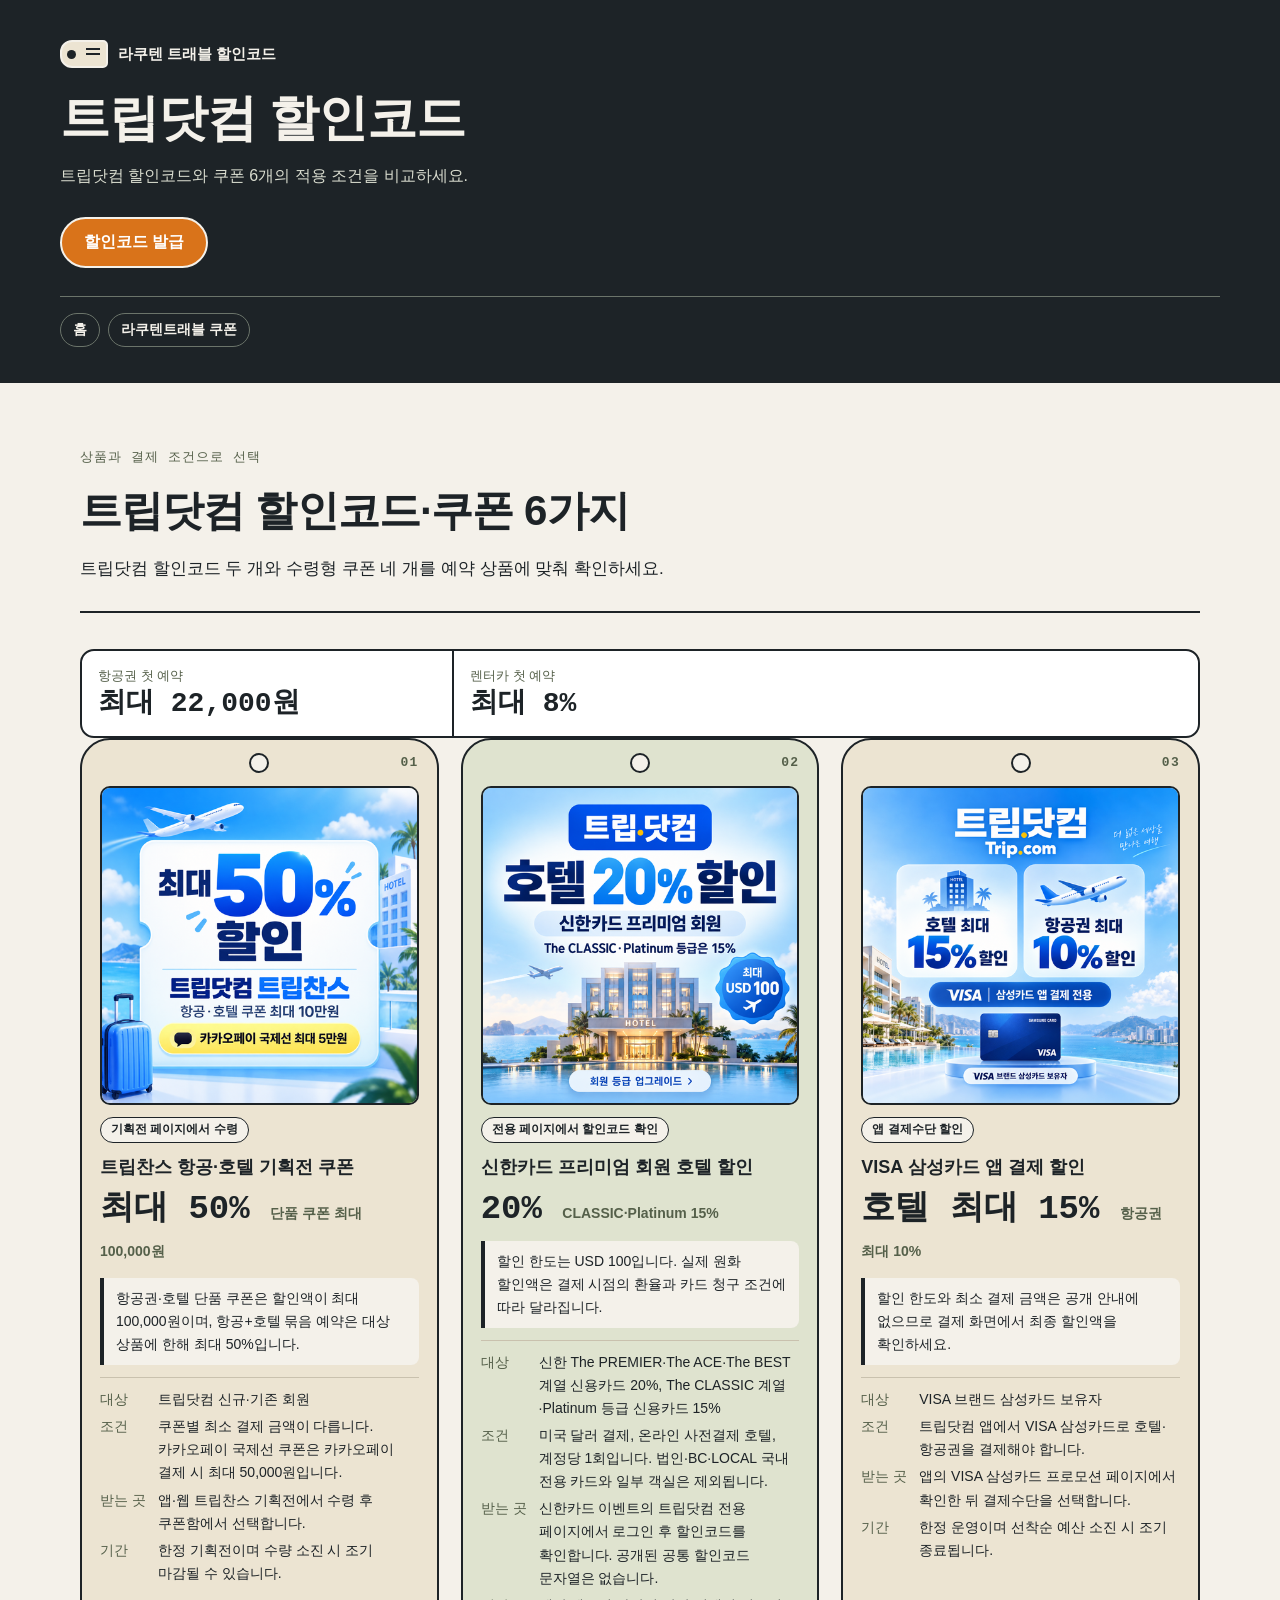
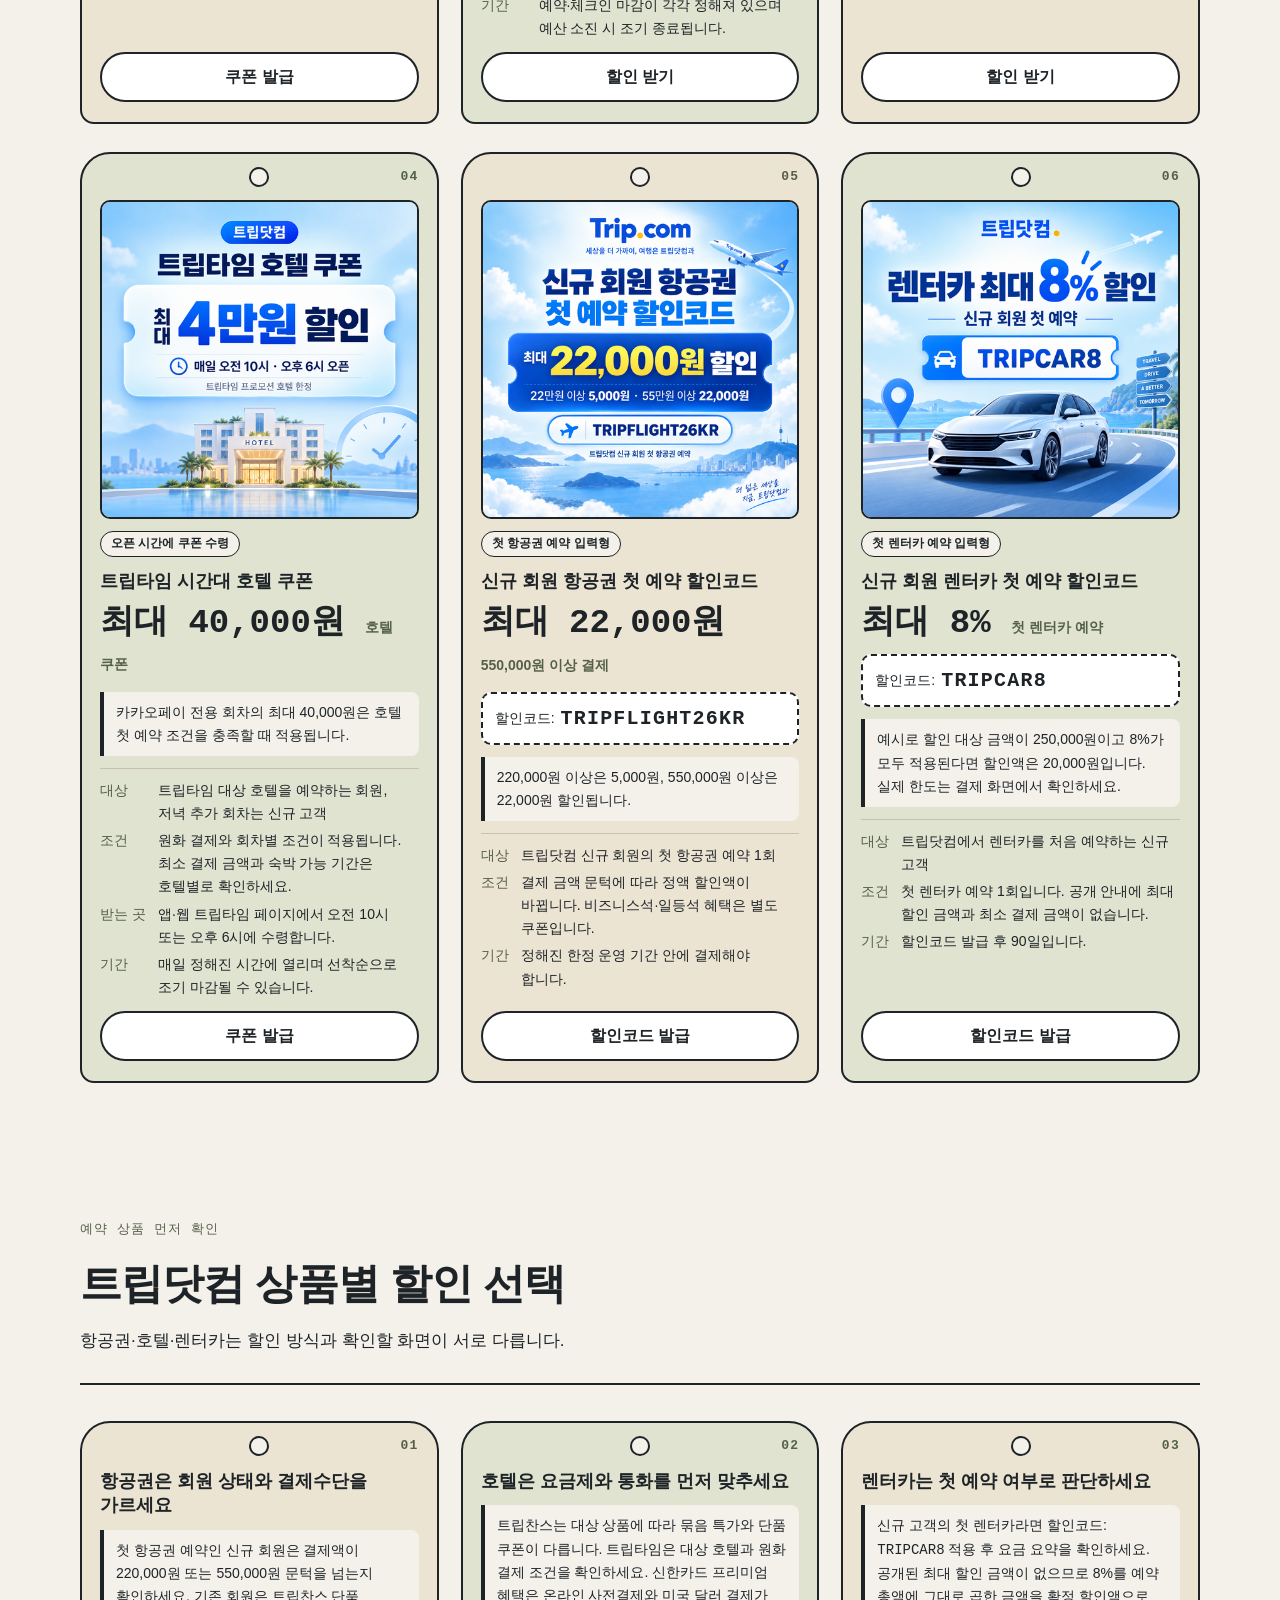
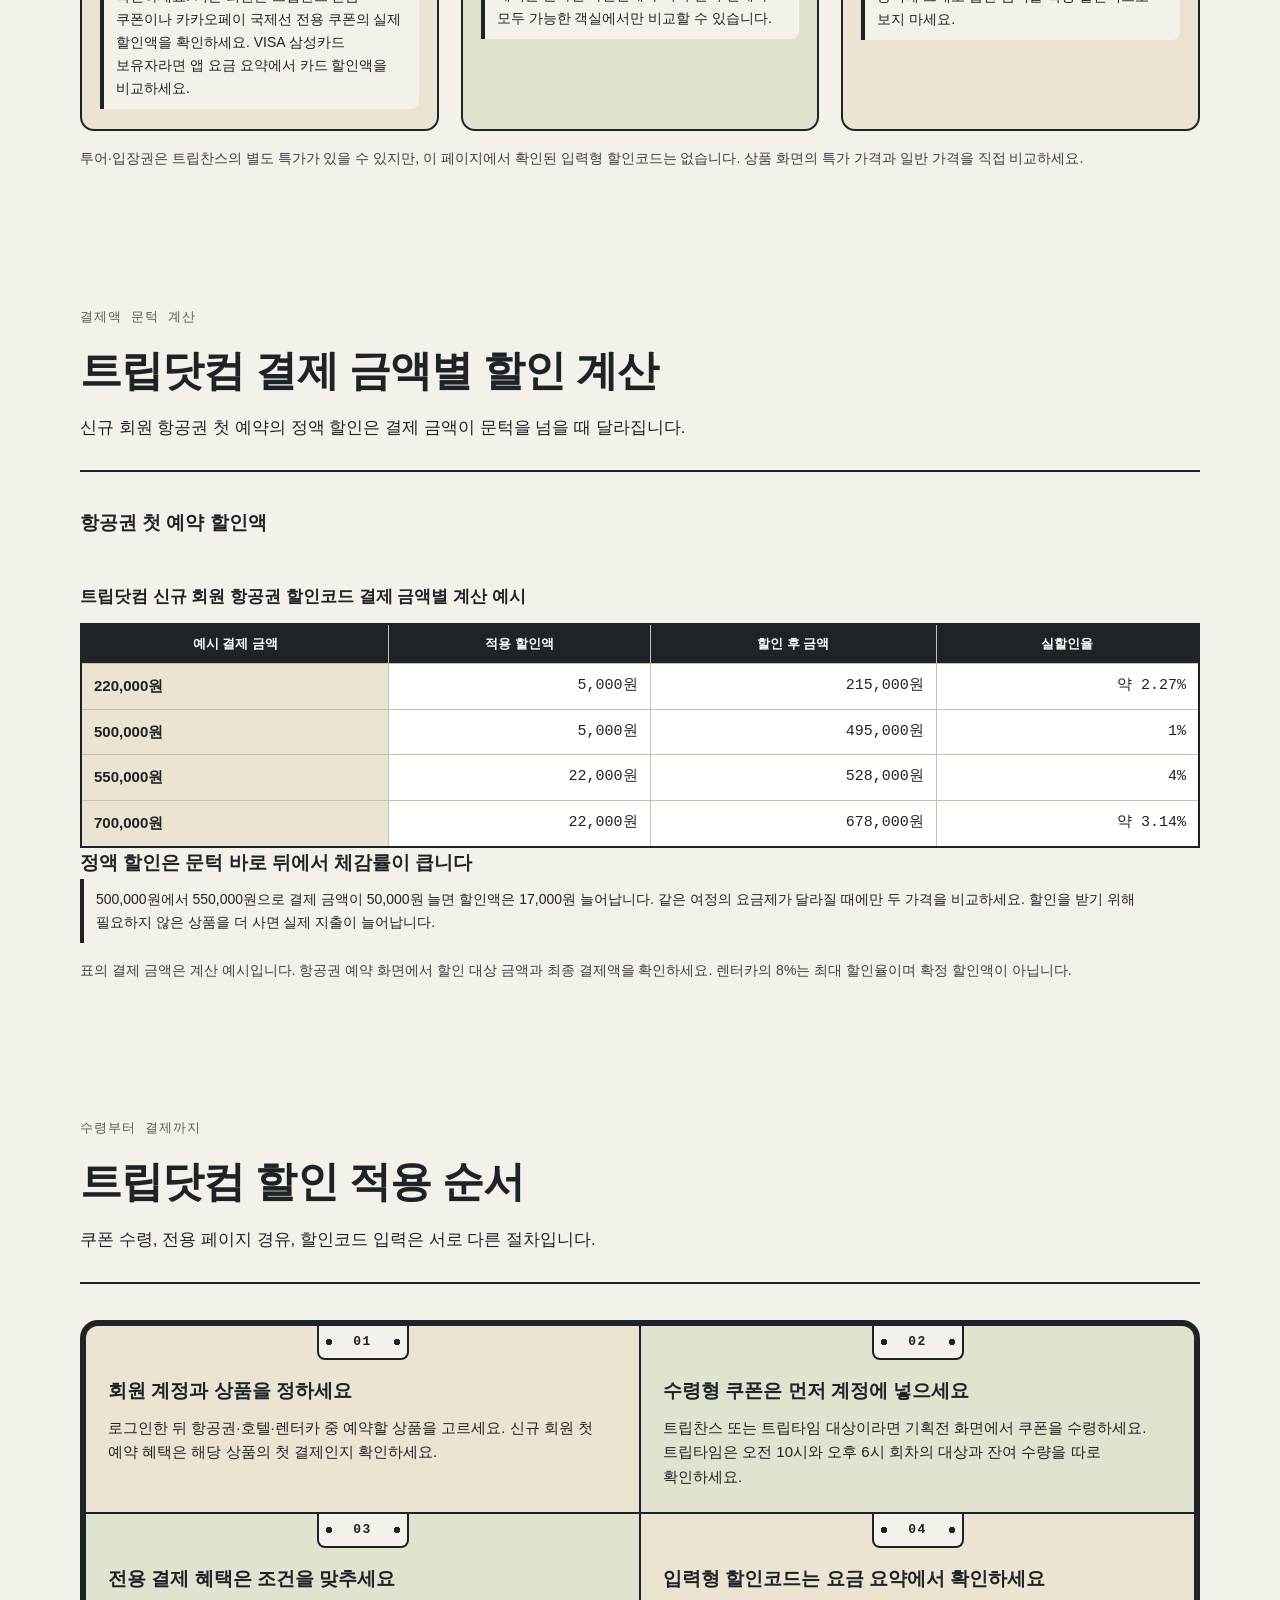
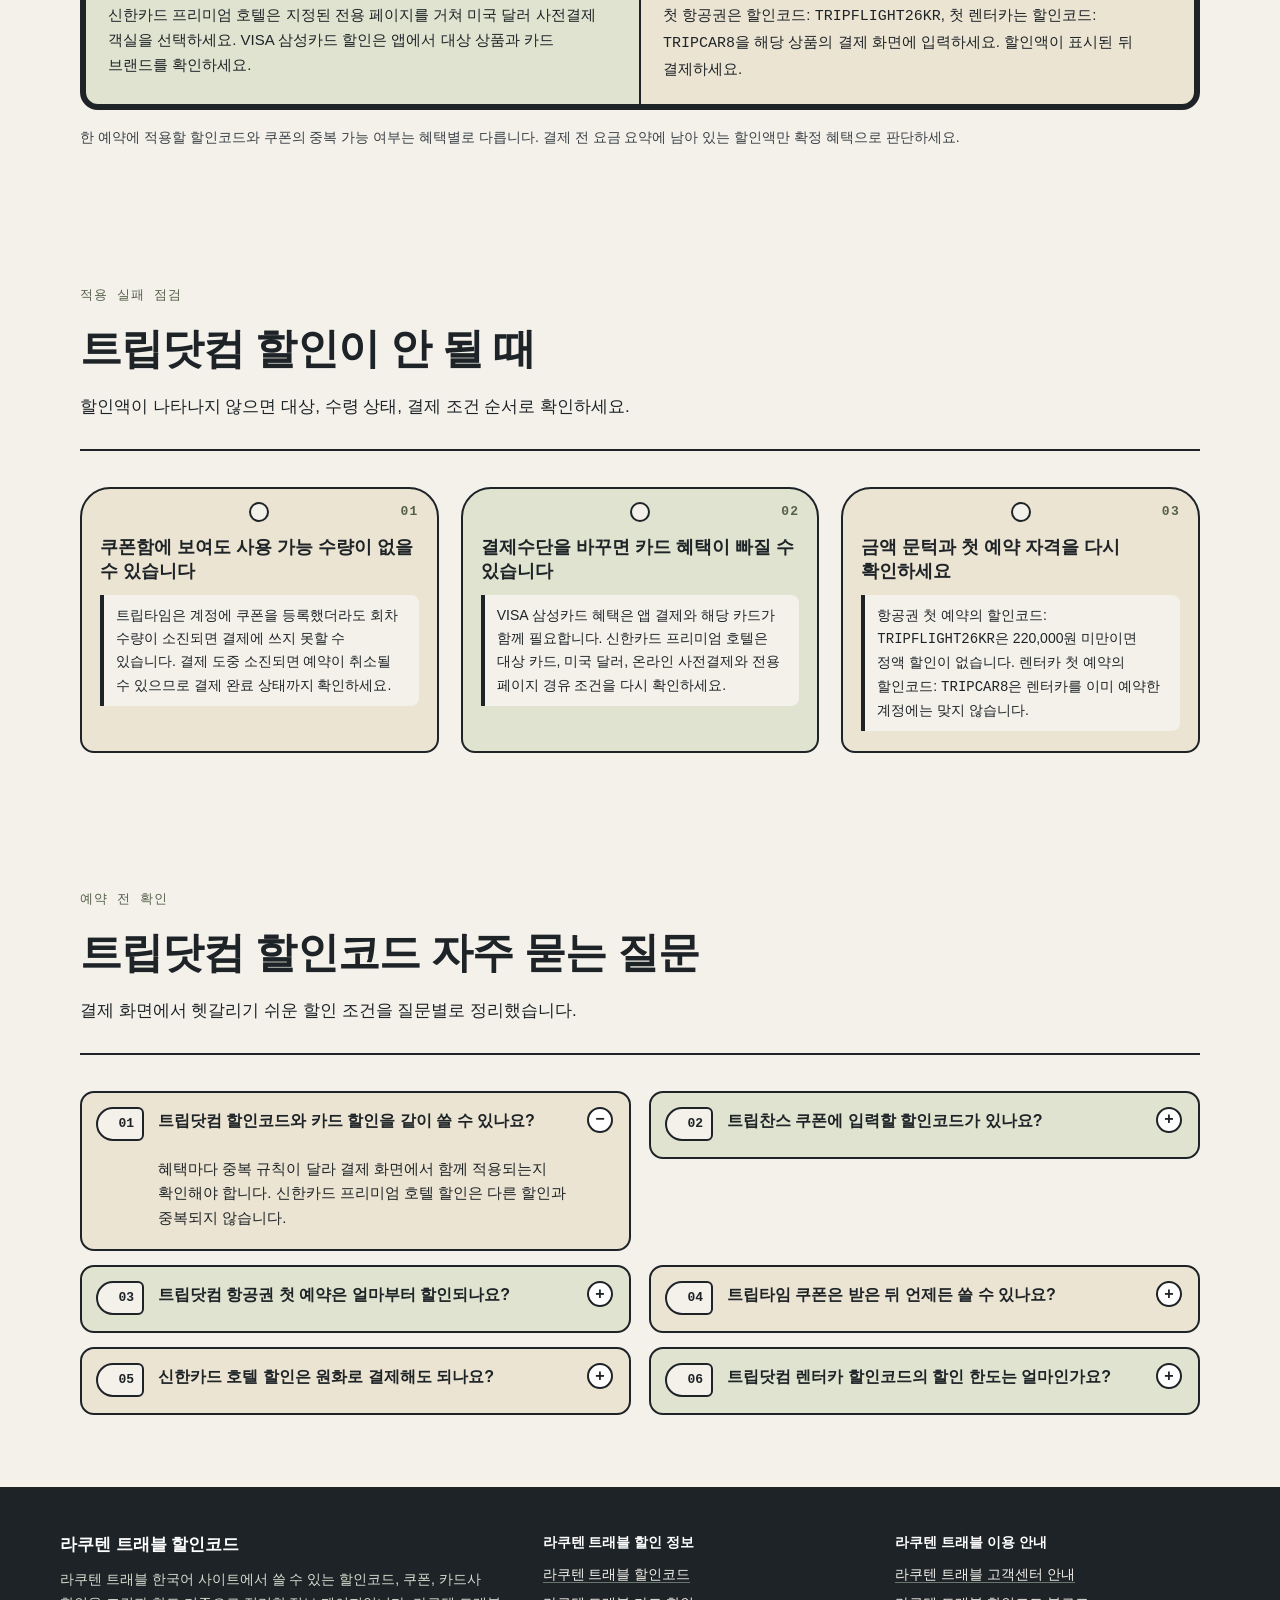
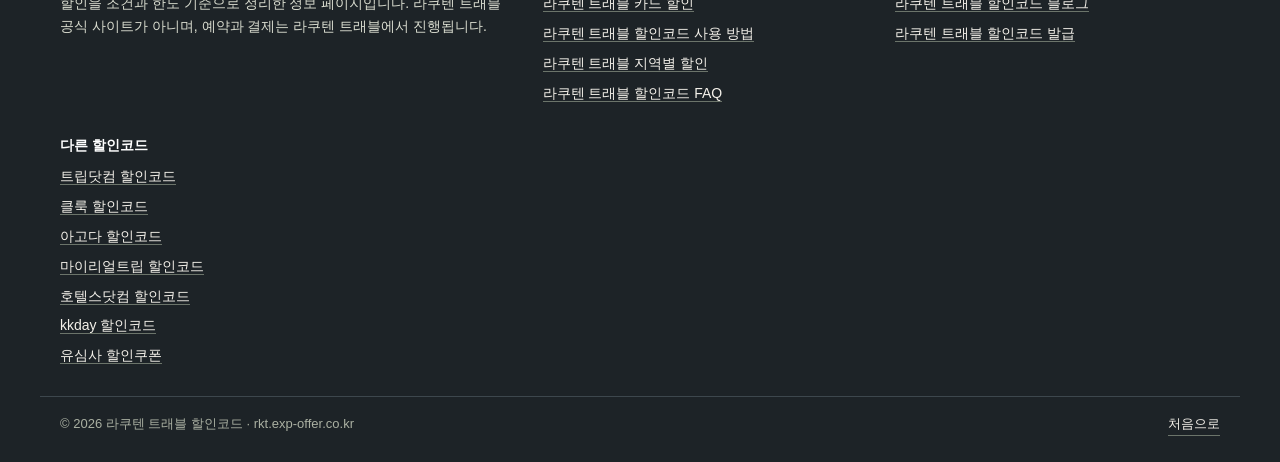
<file: tripcom/index.html>
<!doctype html>
<html lang="ko">
<head>
<meta charset="utf-8">
<meta name="viewport" content="width=device-width, initial-scale=1">
<title>트립닷컴 할인코드</title>
<meta name="description" content="트립닷컴 신규 회원 첫 항공권 예약은 550,000원 이상 결제 시 22,000원, 첫 렌터카 예약은 최대 8% 할인 조건을 확인하실 수 있습니다.">
<meta name="robots" content="index, follow, max-image-preview:large">
<link rel="canonical" href="https://rkt.exp-offer.co.kr/tripcom/">
<meta property="og:site_name" content="라쿠텐 트래블 할인코드">
<meta property="og:locale" content="ko_KR">
<meta property="og:type" content="website">
<meta property="og:title" content="트립닷컴 할인코드">
<meta property="og:description" content="트립닷컴 신규 회원 첫 항공권 예약은 550,000원 이상 결제 시 22,000원, 첫 렌터카 예약은 최대 8% 할인 조건을 확인하실 수 있습니다.">
<meta property="og:url" content="https://rkt.exp-offer.co.kr/tripcom/">
<meta property="og:image" content="https://rkt.exp-offer.co.kr/images/og-image.jpg">
<meta name="twitter:card" content="summary_large_image">
<meta name="twitter:title" content="트립닷컴 할인코드">
<meta name="twitter:description" content="트립닷컴 신규 회원 첫 항공권 예약은 550,000원 이상 결제 시 22,000원, 첫 렌터카 예약은 최대 8% 할인 조건을 확인하실 수 있습니다.">
<meta name="twitter:image" content="https://rkt.exp-offer.co.kr/images/og-image.jpg">
<script type="application/ld+json">{"@context": "https://schema.org", "@graph": [{"@type": "WebPage", "@id": "https://rkt.exp-offer.co.kr/tripcom/#webpage", "url": "https://rkt.exp-offer.co.kr/tripcom/", "name": "트립닷컴 할인코드", "description": "트립닷컴 신규 회원 첫 항공권 예약은 550,000원 이상 결제 시 22,000원, 첫 렌터카 예약은 최대 8% 할인 조건을 확인하실 수 있습니다."}, {"@type": "BreadcrumbList", "itemListElement": [{"@type": "ListItem", "position": 1, "name": "홈", "item": "https://rkt.exp-offer.co.kr/"}, {"@type": "ListItem", "position": 2, "name": "트립닷컴 할인코드", "item": "https://rkt.exp-offer.co.kr/tripcom/"}]}, {"@type": "ItemList", "name": "트립닷컴 할인코드·쿠폰 6가지", "numberOfItems": 6, "itemListElement": [{"@type": "ListItem", "position": 1, "name": "트립찬스 항공·호텔 기획전 쿠폰"}, {"@type": "ListItem", "position": 2, "name": "신한카드 프리미엄 회원 호텔 할인"}, {"@type": "ListItem", "position": 3, "name": "VISA 삼성카드 앱 결제 할인"}, {"@type": "ListItem", "position": 4, "name": "트립타임 시간대 호텔 쿠폰"}, {"@type": "ListItem", "position": 5, "name": "신규 회원 항공권 첫 예약 할인코드"}, {"@type": "ListItem", "position": 6, "name": "신규 회원 렌터카 첫 예약 할인코드"}]}]}</script>
<style>
:root{--bg:#f4f1ea;--ink:#1d2327;--olive:#dfe3cf;--sand:#ece4d2;--sub:#55604a;--amber:#d9731a;--line:#c9c1ae}
html{scroll-behavior:smooth;-webkit-text-size-adjust:100%}
body{margin:0;background:var(--bg);color:var(--ink);font-family:-apple-system,BlinkMacSystemFont,"Apple SD Gothic Neo","Pretendard","Noto Sans KR",sans-serif;overflow-x:hidden}
.rx-skip{position:absolute;left:12px;top:-60px;z-index:50;background:var(--ink);color:#fff;padding:8px 14px;border-radius:8px;text-decoration:none;font-weight:700}
.rx-skip:focus{top:12px}
.rx-top{background:var(--ink);color:#f4f1ea;word-break:keep-all}
.rx-top :where(h1,p,dl,dd,dt){margin:0}
.rx-in{max-width:1160px;margin:0 auto;padding:40px 20px 36px;display:grid;grid-template-columns:minmax(0,1.3fr) minmax(0,1fr);gap:28px;align-items:end}
.rx-brand{display:inline-flex;align-items:center;gap:10px;font-weight:800;font-size:15px;color:#f4f1ea;text-decoration:none}
.rx-fob{position:relative;display:inline-block;width:44px;height:24px;background:var(--sand);border:2px solid #f4f1ea;border-radius:12px 5px 5px 12px}
.rx-fob::before{content:"";position:absolute;left:5px;top:50%;width:9px;height:9px;margin-top:-4.5px;border-radius:50%;background:var(--ink)}
.rx-fob::after{content:"";position:absolute;right:6px;top:6px;width:14px;height:2px;background:var(--ink);box-shadow:0 5px 0 var(--ink)}
.rx-top h1{margin-top:18px;font-size:clamp(30px,4.8vw,50px);line-height:1.15;letter-spacing:-.02em;font-weight:800}
.rx-desc{margin-top:14px;font-size:16px;line-height:1.7;color:#d9dccf;max-width:620px}
.rx-nums{display:grid;grid-template-columns:repeat(3,minmax(0,1fr));border:2px solid #f4f1ea;border-radius:14px;overflow:hidden}
.rx-nums div{padding:12px 14px;border-right:2px solid #f4f1ea}
.rx-nums div:last-child{border-right:0}
.rx-nums dt{font-size:12px;color:#c8cdb8}
.rx-nums dd{font-family:ui-monospace,SFMono-Regular,Menlo,Consolas,monospace;font-size:clamp(20px,2.6vw,28px);font-weight:800}
.rx-go{grid-column:1 / -1;justify-self:start;display:inline-block;background:var(--amber);color:#fff;text-decoration:none;font-weight:700;padding:13px 22px;border-radius:999px;border:2px solid #f4f1ea}
.rx-go:hover,.rx-go:focus-visible{background:#f4f1ea;color:var(--ink)}
.rx-nav{position:sticky;top:0;z-index:40;background:var(--bg);border-bottom:2px solid var(--ink)}
.rx-nav-in{max-width:1160px;margin:0 auto;padding:0 20px;display:flex;align-items:center;gap:6px;overflow-x:auto;scrollbar-width:none;-ms-overflow-style:none}
.rx-nav-in::-webkit-scrollbar{display:none}
.rx-nav ul{display:flex;gap:4px;list-style:none;margin:0;padding:10px 0}
.rx-nav a{display:block;white-space:nowrap;text-decoration:none;color:var(--ink);font-weight:700;font-size:14px;padding:7px 12px;border-radius:999px;border:1.5px solid transparent}
.rx-nav ul a:hover,.rx-nav ul a:focus-visible{border-color:var(--ink);background:#fff}
.rx-nav .rx-nav-go{margin-left:auto;background:var(--amber);color:#fff;border:2px solid var(--ink)}
.rx-sep{max-width:1160px;margin:0 auto;padding:0 20px;display:flex;align-items:center;gap:10px}
.rx-sep::after{content:"";order:3;flex:1;height:2px;background:var(--ink)}
.rx-ring{position:relative;width:34px;height:34px;flex:none;border:3px solid var(--ink);border-radius:50%}
.rx-ring::after{content:"";position:absolute;left:14px;top:-3px;width:26px;height:26px;border:3px solid var(--sub);border-radius:50%}
.rx-sep::before{content:attr(data-n);order:2;margin-left:14px;font-family:ui-monospace,SFMono-Regular,Menlo,Consolas,monospace;font-size:13px;font-weight:800;letter-spacing:.12em;color:var(--sub)}
.rx-foot{background:var(--ink);color:#d9dccf;word-break:keep-all;font-size:14px;line-height:1.7}
.rx-foot :where(p,ul){margin:0;padding:0}
.rx-foot ul{list-style:none;display:grid;gap:6px}
.rx-foot-in{max-width:1160px;margin:0 auto;padding:44px 20px 28px;display:grid;grid-template-columns:minmax(0,1.4fr) minmax(0,1fr) minmax(0,1fr);gap:28px}
.rx-foot-name{font-weight:800;font-size:17px;color:#fff;margin-bottom:8px}
.rx-foot-col{font-weight:800;color:#fff;margin-bottom:8px}
.rx-foot a{color:#f4f1ea;text-decoration:none;border-bottom:1px solid #6b746a}
.rx-foot a:hover,.rx-foot a:focus-visible{border-bottom-color:#f4f1ea}
.rx-foot-bot{max-width:1160px;margin:0 auto;padding:16px 20px 32px;border-top:1px solid #3d474d;display:flex;flex-wrap:wrap;justify-content:space-between;gap:10px;font-size:13px;color:#aab0a2}
.rx-pages{grid-column:1 / -1;display:flex;gap:8px;overflow-x:auto;white-space:nowrap;scrollbar-width:none;border-top:1px solid #6b746a;padding-top:16px}
.rx-pages::-webkit-scrollbar{display:none}
.rx-pages a{display:inline-block;flex:none;color:#f4f1ea;text-decoration:none;font-weight:700;font-size:14px;padding:7px 12px;border-radius:999px;border:1.5px solid #6b746a}
.rx-pages a:hover,.rx-pages a:focus-visible,.rx-pages a[aria-current="page"]{border-color:#f4f1ea;background:#f4f1ea;color:var(--ink)}
.rc-more{margin:32px 0 0;text-align:center}
@media (max-width:860px){
.rx-in{grid-template-columns:1fr;padding:30px 16px 28px}
.rx-foot-in{grid-template-columns:1fr 1fr}
.rx-foot-about{grid-column:1 / -1}
}
@media (max-width:520px){
.rx-nums{grid-template-columns:1fr}
.rx-nums div{border-right:0;border-bottom:2px solid #f4f1ea}
.rx-nums div:last-child{border-bottom:0}
.rx-nav-in{padding:0 12px}
.rx-foot-in{grid-template-columns:1fr;padding:36px 16px 24px}
.rx-sep{padding:0 16px}
.rx-foot-bot{padding:14px 16px 28px}
}
.rc{--bg:#f4f1ea;--ink:#1d2327;--olive:#dfe3cf;--sand:#ece4d2;--sub:#55604a;--amber:#d9731a;--line:#c9c1ae;background:var(--bg);color:var(--ink);font-family:-apple-system,BlinkMacSystemFont,"Apple SD Gothic Neo","Pretendard","Noto Sans KR",sans-serif;line-height:1.65;word-break:keep-all;scroll-margin-top:72px}
.rc :where(h2,h3,p,ol,ul,dl,dd,dt,figure,table,caption){margin:0;padding:0}
.rc :where(ol,ul){list-style:none}
.rc *,.rc *::before,.rc *::after{box-sizing:border-box}
.rc-wrap{max-width:1160px;margin:0 auto;padding:64px 20px 72px}
.rc-head{display:grid;gap:18px;grid-template-columns:1fr;border-bottom:2px solid var(--ink);padding-bottom:28px;margin-bottom:36px}
.rc-kicker{font-family:ui-monospace,SFMono-Regular,Menlo,Consolas,monospace;font-size:13px;letter-spacing:.08em;color:var(--sub)}
.rc-head h2{font-size:clamp(28px,4.2vw,42px);line-height:1.2;letter-spacing:-.02em;font-weight:800}
.rc-lead{font-size:17px;max-width:720px}
.rc-stats{display:grid;grid-template-columns:repeat(3,minmax(0,1fr));gap:0;border:2px solid var(--ink);border-radius:14px;overflow:hidden;background:#fff}
.rc-stat{padding:14px 16px;border-right:2px solid var(--ink)}
.rc-stat:last-child{border-right:0}
.rc-stat dt{font-size:13px;color:var(--sub)}
.rc-stat dd{font-family:ui-monospace,SFMono-Regular,Menlo,Consolas,monospace;font-size:clamp(20px,2.6vw,28px);font-weight:700;line-height:1.3}
.rc-stat dd small{font-size:13px;font-weight:500;font-family:-apple-system,BlinkMacSystemFont,"Apple SD Gothic Neo","Pretendard","Noto Sans KR",sans-serif}
.rc-cta{justify-self:start;display:inline-block;background:var(--amber);color:#fff;text-decoration:none;font-weight:700;padding:13px 22px;border-radius:999px;border:2px solid var(--ink)}
.rc-cta:hover,.rc-cta:focus-visible{background:var(--ink)}
.rc-tags{display:grid;grid-template-columns:repeat(3,minmax(0,1fr));gap:28px 22px}
.rc-tag{position:relative;height:100%;display:flex;flex-direction:column;gap:12px;background:var(--sand);border:2px solid var(--ink);border-radius:30px 30px 14px 14px;padding:46px 18px 20px}
.rc-tags>li:nth-child(even) .rc-tag{background:var(--olive)}
.rc-tag::before{content:"";position:absolute;top:13px;left:50%;width:20px;height:20px;margin-left:-10px;border-radius:50%;background:var(--bg);border:2px solid var(--ink)}
.rc-no::before{content:attr(data-n)}
.rc-no{position:absolute;top:12px;right:18px;font-family:ui-monospace,SFMono-Regular,Menlo,Consolas,monospace;font-size:13px;font-weight:700;letter-spacing:.1em;color:var(--sub)}
.rc-img{display:block;width:100%;height:auto;aspect-ratio:1/1;object-fit:cover;border:2px solid var(--ink);border-radius:10px;background:var(--bg);color:transparent;font-size:0}
.rc-kind{display:inline-block;align-self:flex-start;font-size:12px;font-weight:700;padding:2px 10px;border:1.5px solid var(--ink);border-radius:999px;background:var(--bg)}
.rc-tag h3{font-size:18px;line-height:1.35;font-weight:800}
.rc-big{font-family:ui-monospace,SFMono-Regular,Menlo,Consolas,monospace;font-size:34px;font-weight:800;line-height:1.1}
.rc-big span{font-size:14px;font-weight:600;font-family:-apple-system,BlinkMacSystemFont,"Apple SD Gothic Neo","Pretendard","Noto Sans KR",sans-serif;color:var(--sub)}
.rc-code{display:flex;flex-wrap:wrap;align-items:center;gap:6px;background:#fff;border:2px dashed var(--ink);border-radius:10px;padding:8px 12px;font-size:14px}
.rc-code code{font-family:ui-monospace,SFMono-Regular,Menlo,Consolas,monospace;font-size:20px;font-weight:800;letter-spacing:.06em;user-select:all;-webkit-user-select:all;word-break:break-all}
.rc-dl{display:grid;grid-template-columns:auto 1fr;gap:4px 12px;font-size:14px;border-top:1.5px solid var(--line);padding-top:10px}
.rc-dl dt{color:var(--sub);white-space:nowrap}
.rc-calc{font-size:14px;background:var(--bg);border-left:4px solid var(--ink);padding:9px 12px;border-radius:0 8px 8px 0}
.rc-calc strong{font-family:ui-monospace,SFMono-Regular,Menlo,Consolas,monospace}
.rc-go{margin-top:auto;display:block;text-align:center;text-decoration:none;color:var(--ink);font-weight:700;border:2px solid var(--ink);border-radius:999px;padding:10px 14px;background:#fff}
.rc-go:hover,.rc-go:focus-visible{background:var(--ink);color:#fff}
.rc-route{margin-top:auto;font-size:13px;color:var(--sub);border:2px dotted var(--sub);border-radius:999px;padding:9px 14px;text-align:center}
.rc-tablewrap{margin-top:44px}
.rc-table{width:100%;border-collapse:collapse;background:#fff;border:2px solid var(--ink);font-size:15px}
.rc-table caption{caption-side:top;text-align:left;font-weight:800;font-size:17px;padding:0 0 12px}
.rc-table th,.rc-table td{border:1px solid var(--line);padding:10px 12px;text-align:right;font-family:ui-monospace,SFMono-Regular,Menlo,Consolas,monospace}
.rc-table thead th{background:var(--ink);color:#fff;font-family:-apple-system,BlinkMacSystemFont,"Apple SD Gothic Neo","Pretendard","Noto Sans KR",sans-serif;font-size:13px;text-align:center;line-height:1.35}
.rc-table tbody th{text-align:left;background:var(--sand);font-family:-apple-system,BlinkMacSystemFont,"Apple SD Gothic Neo","Pretendard","Noto Sans KR",sans-serif}
.rc-table tbody th span{display:block;font-family:ui-monospace,SFMono-Regular,Menlo,Consolas,monospace;font-weight:500;font-size:13px;color:var(--sub)}
.rc-cap{color:var(--sub);font-size:12px}
.rc-best{background:#fbe8d4;font-weight:800}
.rc-best b{display:block;font-size:12px;color:var(--amber);font-family:-apple-system,BlinkMacSystemFont,"Apple SD Gothic Neo","Pretendard","Noto Sans KR",sans-serif}
.rc-notes{margin-top:16px;display:grid;gap:6px;font-size:14px;color:#3a4046}
.rc-notes a{color:var(--ink);font-weight:700}
@media (max-width:1000px){.rc-tags{grid-template-columns:repeat(2,minmax(0,1fr))}}
@media (max-width:760px){
.rc-wrap{padding:44px 16px 52px}
.rc-stats{grid-template-columns:1fr}
.rc-stat{border-right:0;border-bottom:2px solid var(--ink)}
.rc-stat:last-child{border-bottom:0}
.rc-table,.rc-table thead,.rc-table tbody,.rc-table tr,.rc-table th,.rc-table td{display:block;width:100%}
.rc-table{border:0;background:transparent}
.rc-table caption{display:block;width:100%}
.rc-table thead{position:absolute;width:1px;height:1px;overflow:hidden;clip:rect(0 0 0 0);white-space:nowrap}
.rc-table tbody tr{background:#fff;border:2px solid var(--ink);border-radius:12px;overflow:hidden;margin-bottom:14px}
.rc-table tbody th{border:0;border-bottom:2px solid var(--ink)}
.rc-table td{display:flex;justify-content:space-between;gap:12px;border:0;border-bottom:1px solid var(--line);text-align:right}
.rc-table td:last-child{border-bottom:0}
.rc-table td::before{content:attr(data-label);font-family:-apple-system,BlinkMacSystemFont,"Apple SD Gothic Neo","Pretendard","Noto Sans KR",sans-serif;font-weight:600;color:var(--sub);text-align:left}
.rc-best b{display:inline;margin-right:6px}
}
@media (max-width:640px){.rc-tags{grid-template-columns:1fr}.rc-img{max-width:250px;margin:0 auto}}
.rq{--bg:#f4f1ea;--ink:#1d2327;--olive:#dfe3cf;--sand:#ece4d2;--sub:#55604a;--amber:#d9731a;--line:#c9c1ae;background:var(--bg);color:var(--ink);font-family:-apple-system,BlinkMacSystemFont,"Apple SD Gothic Neo","Pretendard","Noto Sans KR",sans-serif;line-height:1.65;word-break:keep-all;scroll-margin-top:72px}
.rq :where(h2,h3,p,ol,ul,dl,dd,dt,table,caption){margin:0;padding:0}
.rq :where(ol,ul){list-style:none}
.rq *,.rq *::before,.rq *::after{box-sizing:border-box}
.rq-wrap{max-width:1160px;margin:0 auto;padding:64px 20px 72px}
.rq-head{display:grid;gap:18px;border-bottom:2px solid var(--ink);padding-bottom:28px;margin-bottom:32px}
.rq-kicker{font-family:ui-monospace,SFMono-Regular,Menlo,Consolas,monospace;font-size:13px;letter-spacing:.08em;color:var(--sub)}
.rq-head h2{font-size:clamp(28px,4.2vw,42px);line-height:1.2;letter-spacing:-.02em;font-weight:800}
.rq-lead{font-size:17px;max-width:760px}
.rq-stats{display:grid;grid-template-columns:repeat(3,minmax(0,1fr));border:2px solid var(--ink);border-radius:14px;overflow:hidden;background:#fff}
.rq-stat{padding:14px 16px;border-right:2px solid var(--ink)}
.rq-stat:last-child{border-right:0}
.rq-stat dt{font-size:13px;color:var(--sub)}
.rq-stat dd{font-family:ui-monospace,SFMono-Regular,Menlo,Consolas,monospace;font-size:clamp(20px,2.6vw,28px);font-weight:700;line-height:1.3}
.rq-stat dd small{display:block;font-size:13px;font-weight:500;font-family:-apple-system,BlinkMacSystemFont,"Apple SD Gothic Neo","Pretendard","Noto Sans KR",sans-serif}
.rq-cta{justify-self:start;display:inline-block;background:var(--amber);color:#fff;text-decoration:none;font-weight:700;padding:13px 22px;border-radius:999px;border:2px solid var(--ink)}
.rq-cta:hover,.rq-cta:focus-visible{background:var(--ink)}
.rq-rack{display:grid;gap:12px;counter-reset:rq}
.rq-row{display:grid;grid-template-columns:92px minmax(0,1.5fr) repeat(3,minmax(0,1fr));align-items:center;gap:0;background:var(--sand);border:2px solid var(--ink);border-radius:40px 14px 14px 40px;overflow:hidden}
.rq-rack>li:nth-child(even) .rq-row{background:var(--olive)}
.rq-rank{position:relative;align-self:stretch;display:flex;flex-direction:column;justify-content:center;align-items:center;gap:4px;padding:12px 8px 12px 30px;border-right:2px dashed var(--ink);font-weight:800;font-size:15px;text-align:center}
.rq-rank::before{content:"";position:absolute;left:12px;top:50%;width:16px;height:16px;margin-top:-8px;border-radius:50%;background:var(--bg);border:2px solid var(--ink)}
.rq-rank span{font-family:ui-monospace,SFMono-Regular,Menlo,Consolas,monospace;font-size:12px;font-weight:600;color:var(--sub)}
.rq-name{padding:12px 16px;display:grid;gap:4px}
.rq-name h3{font-size:16px;line-height:1.35;font-weight:800}
.rq-name p{font-size:13px;color:#3a4046}
.rq-chip{display:inline-flex;flex-wrap:nowrap;align-items:center;gap:4px;justify-self:start;background:#fff;border:1.5px dashed var(--ink);border-radius:8px;padding:1px 8px;font-size:12px;white-space:nowrap}
.rq-chip code{font-family:ui-monospace,SFMono-Regular,Menlo,Consolas,monospace;font-size:13px;font-weight:800;letter-spacing:.04em;user-select:all;-webkit-user-select:all}
.rq-num{padding:12px 14px;border-left:1px solid var(--line);display:grid;gap:2px;text-align:right}
.rq-num dt{font-size:12px;color:var(--sub)}
.rq-num dd{font-family:ui-monospace,SFMono-Regular,Menlo,Consolas,monospace;font-size:15px;font-weight:700}
.rq-num.rq-total dd{font-size:19px;font-weight:800}
.rq-top{background:#fbe8d4}
.rq-top .rq-rank{color:var(--amber)}
.rq-base{background:#fff}
.rq-rack>li:nth-child(even) .rq-row.rq-base{background:#fff}
.rq-tablewrap{margin-top:44px}
.rq-table{width:100%;border-collapse:collapse;background:#fff;border:2px solid var(--ink);font-size:14px}
.rq-table caption{caption-side:top;text-align:left;font-weight:800;font-size:17px;padding:0 0 12px}
.rq-table th,.rq-table td{border:1px solid var(--line);padding:10px 11px;text-align:left;vertical-align:top}
.rq-table thead th{background:var(--ink);color:#fff;font-size:13px;line-height:1.35}
.rq-table tbody th{background:var(--sand);font-weight:800}
.rq-table tbody th span{display:block;font-weight:500;font-size:12px;color:var(--sub)}
.rq-mono{font-family:ui-monospace,SFMono-Regular,Menlo,Consolas,monospace;white-space:nowrap}
.rq-notes{margin-top:16px;display:grid;gap:6px;font-size:14px;color:#3a4046}
.rq-notes a{color:var(--ink);font-weight:700}
@media (max-width:900px){
.rq-row{grid-template-columns:84px minmax(0,1fr) minmax(0,1fr)}
.rq-rank{grid-row:span 2}
.rq-name{grid-column:2 / 4;border-bottom:1px solid var(--line)}
.rq-num:nth-of-type(1){border-left:0}
.rq-num{text-align:left}
.rq-row .rq-num:last-child{grid-column:2 / 4;border-left:0;border-top:1px solid var(--line)}
.rq-row{grid-template-rows:auto auto auto}
.rq-rank{grid-row:1 / 4}
}
@media (max-width:760px){
.rq-wrap{padding:44px 16px 52px}
.rq-stats{grid-template-columns:1fr}
.rq-stat{border-right:0;border-bottom:2px solid var(--ink)}
.rq-stat:last-child{border-bottom:0}
.rq-table,.rq-table thead,.rq-table tbody,.rq-table tr,.rq-table th,.rq-table td{display:block;width:100%}
.rq-table{border:0;background:transparent}
.rq-table caption{display:block;width:100%}
.rq-table thead{position:absolute;width:1px;height:1px;overflow:hidden;clip:rect(0 0 0 0);white-space:nowrap}
.rq-table tbody tr{background:#fff;border:2px solid var(--ink);border-radius:12px;overflow:hidden;margin-bottom:14px}
.rq-table tbody th{border:0;border-bottom:2px solid var(--ink)}
.rq-table td{display:grid;grid-template-columns:96px minmax(0,1fr);gap:10px;border:0;border-bottom:1px solid var(--line)}
.rq-table td:last-child{border-bottom:0}
.rq-table td::before{content:attr(data-label);font-weight:600;color:var(--sub);font-size:13px}
.rq-mono{white-space:normal}
}
@media (max-width:420px){
.rq-row{grid-template-columns:64px minmax(0,1fr)}
.rq-rank{padding:10px 4px 10px 22px;font-size:13px}
.rq-rank::before{left:6px;width:13px;height:13px;margin-top:-6.5px}
.rq-name{grid-column:2}
.rq-num,.rq-row .rq-num:last-child{grid-column:2;border-left:0;border-top:1px solid var(--line)}
.rq-rank{grid-row:1 / 5}
.rq-row{grid-template-rows:auto auto auto auto}
.rq-table td{grid-template-columns:78px minmax(0,1fr)}
}
.rh{--bg:#f4f1ea;--ink:#1d2327;--olive:#dfe3cf;--sand:#ece4d2;--sub:#55604a;--amber:#d9731a;--line:#c9c1ae;background:var(--bg);color:var(--ink);font-family:-apple-system,BlinkMacSystemFont,"Apple SD Gothic Neo","Pretendard","Noto Sans KR",sans-serif;line-height:1.65;word-break:keep-all;scroll-margin-top:72px}
.rh :where(h2,h3,p,ol,ul,dl,dd,dt){margin:0;padding:0}
.rh :where(ol,ul){list-style:none}
.rh *,.rh *::before,.rh *::after{box-sizing:border-box}
.rh-wrap{max-width:1160px;margin:0 auto;padding:64px 20px 72px}
.rh-head{display:grid;gap:18px;border-bottom:2px solid var(--ink);padding-bottom:28px;margin-bottom:32px}
.rh-kicker{font-family:ui-monospace,SFMono-Regular,Menlo,Consolas,monospace;font-size:13px;letter-spacing:.08em;color:var(--sub)}
.rh-head h2{font-size:clamp(28px,4.2vw,42px);line-height:1.2;letter-spacing:-.02em;font-weight:800}
.rh-lead{font-size:17px;max-width:760px}
.rh-stats{display:grid;grid-template-columns:repeat(3,minmax(0,1fr));border:2px solid var(--ink);border-radius:14px;overflow:hidden;background:#fff}
.rh-stat{padding:14px 16px;border-right:2px solid var(--ink)}
.rh-stat:last-child{border-right:0}
.rh-stat dt{font-size:13px;color:var(--sub)}
.rh-stat dd{font-family:ui-monospace,SFMono-Regular,Menlo,Consolas,monospace;font-size:clamp(20px,2.6vw,28px);font-weight:700;line-height:1.3}
.rh-stat dd small{display:block;font-size:13px;font-weight:500;font-family:-apple-system,BlinkMacSystemFont,"Apple SD Gothic Neo","Pretendard","Noto Sans KR",sans-serif}
.rh-cta{justify-self:start;display:inline-block;background:var(--amber);color:#fff;text-decoration:none;font-weight:700;padding:13px 22px;border-radius:999px;border:2px solid var(--ink)}
.rh-cta:hover,.rh-cta:focus-visible{background:var(--ink)}
.rh-cab{display:grid;grid-template-columns:repeat(2,minmax(0,1fr));gap:2px;background:var(--ink);border:6px solid var(--ink);border-radius:18px;overflow:hidden}
.rh-cell{position:relative;height:100%;display:flex;flex-direction:column;gap:12px;background:var(--sand);padding:52px 22px 22px}
.rh-cab>li:nth-child(4n+2) .rh-cell,.rh-cab>li:nth-child(4n+3) .rh-cell{background:var(--olive)}
.rh-plate{position:absolute;top:0;left:50%;transform:translateX(-50%);min-width:92px;padding:5px 22px 6px;display:block;background:radial-gradient(circle at 10px 50%,var(--ink) 3px,transparent 3.5px),radial-gradient(circle at calc(100% - 10px) 50%,var(--ink) 3px,transparent 3.5px),var(--bg);border:2px solid var(--ink);border-top:0;border-radius:0 0 8px 8px;font-family:ui-monospace,SFMono-Regular,Menlo,Consolas,monospace;font-size:13px;font-weight:800;letter-spacing:.12em;text-align:center}
.rh-plate::before{content:attr(data-n)}
.rh-cell h3{font-size:19px;line-height:1.35;font-weight:800}
.rh-do{font-size:15px}
.rh-do b{font-weight:700;background:#fff;border:1px solid var(--line);border-radius:5px;padding:0 5px}
.rh-chip{display:inline-flex;flex-wrap:nowrap;align-items:center;gap:4px;background:#fff;border:1.5px dashed var(--ink);border-radius:8px;padding:1px 8px;font-size:12px;white-space:nowrap}
.rh-chip code{font-family:ui-monospace,SFMono-Regular,Menlo,Consolas,monospace;font-size:13px;font-weight:800;letter-spacing:.04em;user-select:all;-webkit-user-select:all}
.rh-save{margin-top:auto;display:grid;grid-template-columns:auto minmax(0,1fr);gap:4px 14px;align-items:baseline;background:#fff;border:2px solid var(--ink);border-radius:12px;padding:12px 14px}
.rh-save dt{grid-column:1 / 3;font-size:12px;font-weight:700;color:var(--sub);letter-spacing:.04em}
.rh-save .rh-amt{font-family:ui-monospace,SFMono-Regular,Menlo,Consolas,monospace;font-size:24px;font-weight:800;white-space:nowrap}
.rh-save .rh-why{font-size:14px}
.rh-sum .rh-cell{background:#fbe8d4}
.rh-cab>li.rh-sum .rh-cell{background:#fbe8d4}
.rh-bill{display:grid;gap:8px;font-size:14px}
.rh-bill div{display:flex;justify-content:space-between;gap:12px;border-bottom:1px dashed var(--line);padding-bottom:6px}
.rh-bill dd{font-family:ui-monospace,SFMono-Regular,Menlo,Consolas,monospace;font-weight:700;white-space:nowrap}
.rh-bill .rh-gap{border-bottom:0;border-top:2px solid var(--ink);padding-top:8px}
.rh-bill .rh-gap dt{font-weight:800}
.rh-bill .rh-gap dd{font-size:24px;color:var(--amber);font-weight:800}
.rh-notes{margin-top:16px;display:grid;gap:6px;font-size:14px;color:#3a4046}
.rh-notes a,.rh-do a{color:var(--ink);font-weight:700}
@media (max-width:760px){
.rh-wrap{padding:44px 16px 52px}
.rh-stats{grid-template-columns:1fr}
.rh-stat{border-right:0;border-bottom:2px solid var(--ink)}
.rh-stat:last-child{border-bottom:0}
.rh-cab{grid-template-columns:1fr;border-width:4px}
.rh-cab>li:nth-child(4n+2) .rh-cell,.rh-cab>li:nth-child(4n+3) .rh-cell{background:var(--sand)}
.rh-cab>li:nth-child(even) .rh-cell{background:var(--olive)}
.rh-cell{padding:48px 16px 18px}
.rh-save{grid-template-columns:1fr}
.rh-save dt{grid-column:1}
.rh-cab>li.rh-sum .rh-cell{background:#fbe8d4}
}
.rr{--bg:#f4f1ea;--ink:#1d2327;--olive:#dfe3cf;--sand:#ece4d2;--sub:#55604a;--amber:#d9731a;--line:#c9c1ae;background:var(--bg);color:var(--ink);font-family:-apple-system,BlinkMacSystemFont,"Apple SD Gothic Neo","Pretendard","Noto Sans KR",sans-serif;line-height:1.65;word-break:keep-all;scroll-margin-top:72px}
.rr :where(h2,h3,p,ol,ul,dl,dd,dt,table,caption){margin:0;padding:0}
.rr :where(ol,ul){list-style:none}
.rr *,.rr *::before,.rr *::after{box-sizing:border-box}
.rr-wrap{max-width:1160px;margin:0 auto;padding:64px 20px 72px}
.rr-head{display:grid;gap:18px;border-bottom:2px solid var(--ink);padding-bottom:28px;margin-bottom:32px}
.rr-kicker{font-family:ui-monospace,SFMono-Regular,Menlo,Consolas,monospace;font-size:13px;letter-spacing:.08em;color:var(--sub)}
.rr-head h2{font-size:clamp(28px,4.2vw,42px);line-height:1.2;letter-spacing:-.02em;font-weight:800}
.rr-lead{font-size:17px;max-width:760px}
.rr-stats{display:grid;grid-template-columns:repeat(3,minmax(0,1fr));border:2px solid var(--ink);border-radius:14px;overflow:hidden;background:#fff}
.rr-stat{padding:14px 16px;border-right:2px solid var(--ink)}
.rr-stat:last-child{border-right:0}
.rr-stat dt{font-size:13px;color:var(--sub)}
.rr-stat dd{font-family:ui-monospace,SFMono-Regular,Menlo,Consolas,monospace;font-size:clamp(19px,2.4vw,26px);font-weight:700;line-height:1.3}
.rr-stat dd small{display:block;font-size:13px;font-weight:500;font-family:-apple-system,BlinkMacSystemFont,"Apple SD Gothic Neo","Pretendard","Noto Sans KR",sans-serif}
.rr-cta{justify-self:start;display:inline-block;background:var(--amber);color:#fff;text-decoration:none;font-weight:700;padding:13px 22px;border-radius:999px;border:2px solid var(--ink)}
.rr-cta:hover,.rr-cta:focus-visible{background:var(--ink)}
.rr-board{background:var(--ink);border-radius:18px;padding:10px;display:grid;gap:8px}
.rr-floor{display:grid;grid-template-columns:78px minmax(0,1.1fr) minmax(0,1.3fr) minmax(0,1.4fr);align-items:stretch;background:#2a3237;color:#f4f1ea;border-radius:10px;overflow:hidden}
.rr-fl{display:flex;align-items:center;justify-content:center;background:var(--sand);color:var(--ink);font-family:ui-monospace,SFMono-Regular,Menlo,Consolas,monospace;font-size:22px;font-weight:800;border-right:3px solid var(--ink)}
.rr-fl::before{content:attr(data-n)}
.rr-board>li:nth-child(even) .rr-fl{background:var(--olive)}
.rr-name{padding:14px 16px;display:grid;align-content:center;gap:2px}
.rr-name h3{font-size:18px;line-height:1.3;font-weight:800;color:#fff}
.rr-name p{font-size:13px;color:#c8cdb8}
.rr-camp{padding:14px 16px;border-left:1px solid #3d474d;display:flex;flex-wrap:wrap;align-content:center;gap:6px}
.rr-camp li{font-size:12px;font-weight:700;border:1.5px solid #c8cdb8;border-radius:999px;padding:1px 9px;color:#f4f1ea}
.rr-camp .rr-cnt{border-color:var(--sand);background:var(--sand);color:var(--ink)}
.rr-calc{padding:14px 16px;border-left:1px solid #3d474d;font-size:14px;color:#e6e2d8;display:grid;align-content:center;gap:4px}
.rr-calc b{font-family:ui-monospace,SFMono-Regular,Menlo,Consolas,monospace;color:#fff;font-weight:800;white-space:nowrap}
.rr-calc .rr-ex{display:block;font-size:12px;color:#c8cdb8}
.rr-txt{display:block}
.rr-top .rr-calc b.rr-max{color:#f3a15c}
.rr-tablewrap{margin-top:44px}
.rr-table{width:100%;border-collapse:collapse;background:#fff;border:2px solid var(--ink);font-size:14px}
.rr-table caption{caption-side:top;text-align:left;font-weight:800;font-size:17px;padding:0 0 12px}
.rr-table th,.rr-table td{border:1px solid var(--line);padding:9px 10px;text-align:center}
.rr-table thead th{background:var(--ink);color:#fff;font-size:13px;line-height:1.35}
.rr-table thead th span{display:block;font-weight:500;font-size:11px;color:#c8cdb8}
.rr-table tbody th{text-align:left;background:var(--sand);font-weight:800}
.rr-y{font-weight:700}
.rr-n{color:#8a8f86}
.rr-sum{font-family:ui-monospace,SFMono-Regular,Menlo,Consolas,monospace;font-weight:800}
.rr-best{background:#fbe8d4}
.rr-notes{margin-top:16px;display:grid;gap:6px;font-size:14px;color:#3a4046}
.rr-notes a{color:var(--ink);font-weight:700}
@media (max-width:1000px){
.rr-floor{grid-template-columns:70px minmax(0,1fr) minmax(0,1.3fr)}
.rr-fl{grid-row:span 2}
.rr-calc{grid-column:2 / 4;border-top:1px solid #3d474d}
.rr-camp{border-left:1px solid #3d474d}
}
@media (max-width:760px){
.rr-wrap{padding:44px 16px 52px}
.rr-stats{grid-template-columns:1fr}
.rr-stat{border-right:0;border-bottom:2px solid var(--ink)}
.rr-stat:last-child{border-bottom:0}
.rr-board{padding:6px;border-radius:14px}
.rr-floor{grid-template-columns:54px minmax(0,1fr)}
.rr-fl{grid-row:1 / 4;font-size:17px}
.rr-name,.rr-camp,.rr-calc{grid-column:2;border-left:0}
.rr-camp,.rr-calc{border-top:1px solid #3d474d}
.rr-table,.rr-table thead,.rr-table tbody,.rr-table tr,.rr-table th,.rr-table td{display:block;width:100%}
.rr-table{border:0;background:transparent}
.rr-table caption{display:block;width:100%}
.rr-table thead{position:absolute;width:1px;height:1px;overflow:hidden;clip:rect(0 0 0 0);white-space:nowrap}
.rr-table tbody tr{background:#fff;border:2px solid var(--ink);border-radius:12px;overflow:hidden;margin-bottom:12px}
.rr-table tbody th{border:0;border-bottom:2px solid var(--ink)}
.rr-table td{display:flex;justify-content:space-between;gap:12px;border:0;border-bottom:1px solid var(--line);text-align:right}
.rr-table td:last-child{border-bottom:0}
.rr-table td::before{content:attr(data-label);font-weight:600;color:var(--sub);text-align:left}
}
.rf{--bg:#f4f1ea;--ink:#1d2327;--olive:#dfe3cf;--sand:#ece4d2;--sub:#55604a;--amber:#d9731a;--line:#c9c1ae;background:var(--bg);color:var(--ink);font-family:-apple-system,BlinkMacSystemFont,"Apple SD Gothic Neo","Pretendard","Noto Sans KR",sans-serif;line-height:1.7;word-break:keep-all;scroll-margin-top:72px}
.rf :where(h2,h3,p,ol,ul,dl,dd,dt){margin:0;padding:0}
.rf :where(ol,ul){list-style:none}
.rf *,.rf *::before,.rf *::after{box-sizing:border-box}
.rf-wrap{max-width:1160px;margin:0 auto;padding:64px 20px 72px}
.rf-head{display:grid;gap:14px;border-bottom:2px solid var(--ink);padding-bottom:26px;margin-bottom:30px}
.rf-kicker{font-family:ui-monospace,SFMono-Regular,Menlo,Consolas,monospace;font-size:13px;letter-spacing:.08em;color:var(--sub)}
.rf-head h2{font-size:clamp(28px,4.2vw,42px);line-height:1.2;letter-spacing:-.02em;font-weight:800}
.rf-lead{font-size:17px;max-width:760px}
.rf-list{display:grid;grid-template-columns:repeat(2,minmax(0,1fr));gap:14px 18px;align-items:start;counter-reset:rf}
.rf-item{counter-increment:rf;background:#fff;border:2px solid var(--ink);border-radius:14px;overflow:hidden}
.rf-list>li:nth-child(4n+1) .rf-item,.rf-list>li:nth-child(4n+4) .rf-item{background:var(--sand)}
.rf-list>li:nth-child(4n+2) .rf-item,.rf-list>li:nth-child(4n+3) .rf-item{background:var(--olive)}
.rf-item summary{position:relative;display:block;cursor:pointer;list-style:none;padding:16px 58px 16px 76px;min-height:64px}
.rf-item summary::-webkit-details-marker{display:none}
.rf-item summary::before{content:counter(rf,decimal-leading-zero);position:absolute;left:14px;top:14px;width:48px;height:34px;display:flex;align-items:center;justify-content:flex-end;padding-right:8px;background:var(--bg);border:2px solid var(--ink);border-radius:17px 6px 6px 17px;font-family:ui-monospace,SFMono-Regular,Menlo,Consolas,monospace;font-size:13px;font-weight:800}
.rf-item summary::after{content:"+";position:absolute;right:16px;top:14px;width:26px;height:26px;border:2px solid var(--ink);border-radius:50%;display:flex;align-items:center;justify-content:center;font-weight:800;background:#fff}
.rf-item[open] summary::after{content:"−"}
.rf-item summary h3{font-size:16px;line-height:1.45;font-weight:800}
.rf-body{padding:0 20px 18px 76px;display:grid;gap:8px;font-size:15px}
.rf-body strong{font-weight:800}
.rf-body a{color:var(--ink);font-weight:700}
.rf-chip{display:inline-flex;flex-wrap:nowrap;align-items:center;gap:4px;background:#fff;border:1.5px dashed var(--ink);border-radius:8px;padding:0 7px;font-size:12px;white-space:nowrap;vertical-align:1px}
.rf-chip code{font-family:ui-monospace,SFMono-Regular,Menlo,Consolas,monospace;font-size:13px;font-weight:800;letter-spacing:.04em;user-select:all;-webkit-user-select:all}
.rf-item summary:focus-visible{outline:3px solid var(--amber);outline-offset:-3px}
@media (max-width:860px){.rf-list{grid-template-columns:1fr}}
@media (max-width:760px){
.rf-wrap{padding:44px 16px 52px}
.rf-item summary{padding:14px 52px 14px 64px}
.rf-item summary::before{left:10px;width:44px;height:30px;font-size:12px}
.rf-body{padding:0 16px 16px 16px}
}
</style>
</head>
<body>
<a class="rx-skip" href="#main">본문 바로가기</a>
<header class="rx-top" id="top">
<div class="rx-in">
<div>
<a class="rx-brand" href="../"><span class="rx-fob" aria-hidden="true"></span>라쿠텐 트래블 할인코드</a>
<h1>트립닷컴 할인코드</h1>
<p class="rx-desc">트립닷컴 할인코드와 쿠폰 6개의 적용 조건을 비교하세요.</p>
</div>
<a class="rx-go" href="http://app.ac/i3PhvDJ73" target="_blank" rel="nofollow sponsored noopener">할인코드 발급</a>
<nav class="rx-pages" aria-label="페이지 메뉴">
<a href="../">홈</a>
<a href="../coupon/">라쿠텐트래블 쿠폰</a>
</nav>
</div>
</header>
<main id="main">
<section class="rc" id="tripcom-offers" aria-labelledby="tripcom-offers-title"><div class="rc-wrap"><header class="rc-head"><p class="rc-kicker">상품과 결제 조건으로 선택</p><h2 id="tripcom-offers-title">트립닷컴 할인코드·쿠폰 6가지</h2><p class="rc-lead">트립닷컴 할인코드 두 개와 수령형 쿠폰 네 개를 예약 상품에 맞춰 확인하세요.</p></header><dl class="rc-stats"><div class="rc-stat"><dt>항공권 첫 예약</dt><dd>최대 22,000원</dd></div><div class="rc-stat"><dt>렌터카 첫 예약</dt><dd>최대 8%</dd></div></dl><ol class="rc-tags"><li><article class="rc-tag"><span class="rc-no" aria-hidden="true" data-n="01"></span><img class="rc-img" src="images/%ED%8A%B8%EB%A6%BD%EB%8B%B7%EC%BB%B4-%ED%8A%B8%EB%A6%BD%EC%B0%AC%EC%8A%A4-%ED%95%AD%EA%B3%B5%C2%B7%ED%98%B8%ED%85%94-%EA%B8%B0%ED%9A%8D%EC%A0%84-%EC%BF%A0%ED%8F%B0.png" width="250" height="250" alt="트립닷컴 트립찬스 항공·호텔 기획전 쿠폰" loading="lazy"><p class="rc-kind">기획전 페이지에서 수령</p><h3>트립찬스 항공·호텔 기획전 쿠폰</h3><p class="rc-big">최대 50% <span>단품 쿠폰 최대 100,000원</span></p><p class="rc-calc">항공권·호텔 단품 쿠폰은 할인액이 최대 100,000원이며, 항공+호텔 묶음 예약은 대상 상품에 한해 최대 50%입니다.</p><dl class="rc-dl"><dt>대상</dt><dd>트립닷컴 신규·기존 회원</dd><dt>조건</dt><dd>쿠폰별 최소 결제 금액이 다릅니다. 카카오페이 국제선 쿠폰은 카카오페이 결제 시 최대 50,000원입니다.</dd><dt>받는 곳</dt><dd>앱·웹 트립찬스 기획전에서 수령 후 쿠폰함에서 선택합니다.</dd><dt>기간</dt><dd>한정 기획전이며 수량 소진 시 조기 마감될 수 있습니다.</dd></dl><a class="rc-go" href="https://app.ac/i3PhvDJ73" target="_blank" rel="nofollow sponsored noopener">쿠폰 발급</a></article></li><li><article class="rc-tag"><span class="rc-no" aria-hidden="true" data-n="02"></span><img class="rc-img" src="images/%ED%8A%B8%EB%A6%BD%EB%8B%B7%EC%BB%B4-%EC%8B%A0%ED%95%9C%EC%B9%B4%EB%93%9C-%ED%94%84%EB%A6%AC%EB%AF%B8%EC%97%84-%ED%9A%8C%EC%9B%90-%ED%98%B8%ED%85%94-%ED%95%A0%EC%9D%B8.png" width="250" height="250" alt="트립닷컴 신한카드 프리미엄 회원 호텔 할인코드" loading="lazy"><p class="rc-kind">전용 페이지에서 할인코드 확인</p><h3>신한카드 프리미엄 회원 호텔 할인</h3><p class="rc-big">20% <span>CLASSIC·Platinum 15%</span></p><p class="rc-calc">할인 한도는 USD 100입니다. 실제 원화 할인액은 결제 시점의 환율과 카드 청구 조건에 따라 달라집니다.</p><dl class="rc-dl"><dt>대상</dt><dd>신한 The PREMIER·The ACE·The BEST 계열 신용카드 20%, The CLASSIC 계열·Platinum 등급 신용카드 15%</dd><dt>조건</dt><dd>미국 달러 결제, 온라인 사전결제 호텔, 계정당 1회입니다. 법인·BC·LOCAL 국내 전용 카드와 일부 객실은 제외됩니다.</dd><dt>받는 곳</dt><dd>신한카드 이벤트의 트립닷컴 전용 페이지에서 로그인 후 할인코드를 확인합니다. 공개된 공통 할인코드 문자열은 없습니다.</dd><dt>기간</dt><dd>예약·체크인 마감이 각각 정해져 있으며 예산 소진 시 조기 종료됩니다.</dd></dl><a class="rc-go" href="https://app.ac/i3PhvDJ73" target="_blank" rel="nofollow sponsored noopener">할인 받기</a></article></li><li><article class="rc-tag"><span class="rc-no" aria-hidden="true" data-n="03"></span><img class="rc-img" src="images/%ED%8A%B8%EB%A6%BD%EB%8B%B7%EC%BB%B4-%ED%8A%B8%EB%A6%BD%EB%8B%B7%EC%BB%B4-VISA-%EC%82%BC%EC%84%B1%EC%B9%B4%EB%93%9C-%EC%95%B1-%EA%B2%B0%EC%A0%9C-%ED%95%A0%EC%9D%B8.png" width="250" height="250" alt="트립닷컴 VISA 삼성카드 앱 결제 할인 쿠폰" loading="lazy"><p class="rc-kind">앱 결제수단 할인</p><h3>VISA 삼성카드 앱 결제 할인</h3><p class="rc-big">호텔 최대 15% <span>항공권 최대 10%</span></p><p class="rc-calc">할인 한도와 최소 결제 금액은 공개 안내에 없으므로 결제 화면에서 최종 할인액을 확인하세요.</p><dl class="rc-dl"><dt>대상</dt><dd>VISA 브랜드 삼성카드 보유자</dd><dt>조건</dt><dd>트립닷컴 앱에서 VISA 삼성카드로 호텔·항공권을 결제해야 합니다.</dd><dt>받는 곳</dt><dd>앱의 VISA 삼성카드 프로모션 페이지에서 확인한 뒤 결제수단을 선택합니다.</dd><dt>기간</dt><dd>한정 운영이며 선착순 예산 소진 시 조기 종료됩니다.</dd></dl><a class="rc-go" href="https://app.ac/i3PhvDJ73" target="_blank" rel="nofollow sponsored noopener">할인 받기</a></article></li><li><article class="rc-tag"><span class="rc-no" aria-hidden="true" data-n="04"></span><img class="rc-img" src="images/%ED%8A%B8%EB%A6%BD%EB%8B%B7%EC%BB%B4-%ED%8A%B8%EB%A6%BD%ED%83%80%EC%9E%84-%EC%8B%9C%EA%B0%84%EB%8C%80-%ED%98%B8%ED%85%94-%EC%BF%A0%ED%8F%B0.png" width="250" height="250" alt="트립닷컴 트립타임 시간대 호텔 쿠폰" loading="lazy"><p class="rc-kind">오픈 시간에 쿠폰 수령</p><h3>트립타임 시간대 호텔 쿠폰</h3><p class="rc-big">최대 40,000원 <span>호텔 쿠폰</span></p><p class="rc-calc">카카오페이 전용 회차의 최대 40,000원은 호텔 첫 예약 조건을 충족할 때 적용됩니다.</p><dl class="rc-dl"><dt>대상</dt><dd>트립타임 대상 호텔을 예약하는 회원, 저녁 추가 회차는 신규 고객</dd><dt>조건</dt><dd>원화 결제와 회차별 조건이 적용됩니다. 최소 결제 금액과 숙박 가능 기간은 호텔별로 확인하세요.</dd><dt>받는 곳</dt><dd>앱·웹 트립타임 페이지에서 오전 10시 또는 오후 6시에 수령합니다.</dd><dt>기간</dt><dd>매일 정해진 시간에 열리며 선착순으로 조기 마감될 수 있습니다.</dd></dl><a class="rc-go" href="https://app.ac/i3PhvDJ73" target="_blank" rel="nofollow sponsored noopener">쿠폰 발급</a></article></li><li><article class="rc-tag"><span class="rc-no" aria-hidden="true" data-n="05"></span><img class="rc-img" src="images/TRIPFLIGHT26KR.png" width="250" height="250" alt="트립닷컴 신규 회원 항공권 첫 예약 할인코드" loading="lazy"><p class="rc-kind">첫 항공권 예약 입력형</p><h3>신규 회원 항공권 첫 예약 할인코드</h3><p class="rc-big">최대 22,000원 <span>550,000원 이상 결제</span></p><p class="rc-code">할인코드: <code>TRIPFLIGHT26KR</code></p><p class="rc-calc">220,000원 이상은 5,000원, 550,000원 이상은 22,000원 할인됩니다.</p><dl class="rc-dl"><dt>대상</dt><dd>트립닷컴 신규 회원의 첫 항공권 예약 1회</dd><dt>조건</dt><dd>결제 금액 문턱에 따라 정액 할인액이 바뀝니다. 비즈니스석·일등석 혜택은 별도 쿠폰입니다.</dd><dt>기간</dt><dd>정해진 한정 운영 기간 안에 결제해야 합니다.</dd></dl><a class="rc-go" href="https://app.ac/i3PhvDJ73" target="_blank" rel="nofollow sponsored noopener">할인코드 발급</a></article></li><li><article class="rc-tag"><span class="rc-no" aria-hidden="true" data-n="06"></span><img class="rc-img" src="images/TRIPCAR8.png" width="250" height="250" alt="트립닷컴 신규 회원 렌터카 첫 예약 할인코드" loading="lazy"><p class="rc-kind">첫 렌터카 예약 입력형</p><h3>신규 회원 렌터카 첫 예약 할인코드</h3><p class="rc-big">최대 8% <span>첫 렌터카 예약</span></p><p class="rc-code">할인코드: <code>TRIPCAR8</code></p><p class="rc-calc">예시로 할인 대상 금액이 250,000원이고 8%가 모두 적용된다면 할인액은 20,000원입니다. 실제 한도는 결제 화면에서 확인하세요.</p><dl class="rc-dl"><dt>대상</dt><dd>트립닷컴에서 렌터카를 처음 예약하는 신규 고객</dd><dt>조건</dt><dd>첫 렌터카 예약 1회입니다. 공개 안내에 최대 할인 금액과 최소 결제 금액이 없습니다.</dd><dt>기간</dt><dd>할인코드 발급 후 90일입니다.</dd></dl><a class="rc-go" href="https://app.ac/i3PhvDJ73" target="_blank" rel="nofollow sponsored noopener">할인코드 발급</a></article></li></ol></div></section>
<section class="rc" id="tripcom-products" aria-labelledby="tripcom-products-title"><div class="rc-wrap"><header class="rc-head"><p class="rc-kicker">예약 상품 먼저 확인</p><h2 id="tripcom-products-title">트립닷컴 상품별 할인 선택</h2><p class="rc-lead">항공권·호텔·렌터카는 할인 방식과 확인할 화면이 서로 다릅니다.</p></header><ol class="rc-tags"><li><article class="rc-tag"><span class="rc-no" aria-hidden="true" data-n="01"></span><h3>항공권은 회원 상태와 결제수단을 가르세요</h3><p class="rc-calc">첫 항공권 예약인 신규 회원은 결제액이 220,000원 또는 550,000원 문턱을 넘는지 확인하세요. 기존 회원은 트립찬스 단품 쿠폰이나 카카오페이 국제선 전용 쿠폰의 실제 할인액을 확인하세요. VISA 삼성카드 보유자라면 앱 요금 요약에서 카드 할인액을 비교하세요.</p></article></li><li><article class="rc-tag"><span class="rc-no" aria-hidden="true" data-n="02"></span><h3>호텔은 요금제와 통화를 먼저 맞추세요</h3><p class="rc-calc">트립찬스는 대상 상품에 따라 묶음 특가와 단품 쿠폰이 다릅니다. 트립타임은 대상 호텔과 원화 결제 조건을 확인하세요. 신한카드 프리미엄 혜택은 온라인 사전결제와 미국 달러 결제가 모두 가능한 객실에서만 비교할 수 있습니다.</p></article></li><li><article class="rc-tag"><span class="rc-no" aria-hidden="true" data-n="03"></span><h3>렌터카는 첫 예약 여부로 판단하세요</h3><p class="rc-calc">신규 고객의 첫 렌터카라면 할인코드: <code>TRIPCAR8</code> 적용 후 요금 요약을 확인하세요. 공개된 최대 할인 금액이 없으므로 8%를 예약 총액에 그대로 곱한 금액을 확정 할인액으로 보지 마세요.</p></article></li></ol><div class="rc-notes"><p>투어·입장권은 트립찬스의 별도 특가가 있을 수 있지만, 이 페이지에서 확인된 입력형 할인코드는 없습니다. 상품 화면의 특가 가격과 일반 가격을 직접 비교하세요.</p></div></div></section>
<section class="rc" id="tripcom-calculation" aria-labelledby="tripcom-calculation-title"><div class="rc-wrap"><header class="rc-head"><p class="rc-kicker">결제액 문턱 계산</p><h2 id="tripcom-calculation-title">트립닷컴 결제 금액별 할인 계산</h2><p class="rc-lead">신규 회원 항공권 첫 예약의 정액 할인은 결제 금액이 문턱을 넘을 때 달라집니다.</p></header><h3>항공권 첫 예약 할인액</h3><div class="rc-tablewrap"><table class="rc-table"><caption>트립닷컴 신규 회원 항공권 할인코드 결제 금액별 계산 예시</caption><thead><tr><th scope="col">예시 결제 금액</th><th scope="col">적용 할인액</th><th scope="col">할인 후 금액</th><th scope="col">실할인율</th></tr></thead><tbody><tr><th scope="row">220,000원</th><td data-label="적용 할인액">5,000원</td><td data-label="할인 후 금액">215,000원</td><td data-label="실할인율">약 2.27%</td></tr><tr><th scope="row">500,000원</th><td data-label="적용 할인액">5,000원</td><td data-label="할인 후 금액">495,000원</td><td data-label="실할인율">1%</td></tr><tr><th scope="row">550,000원</th><td data-label="적용 할인액">22,000원</td><td data-label="할인 후 금액">528,000원</td><td data-label="실할인율">4%</td></tr><tr><th scope="row">700,000원</th><td data-label="적용 할인액">22,000원</td><td data-label="할인 후 금액">678,000원</td><td data-label="실할인율">약 3.14%</td></tr></tbody></table></div><h3>정액 할인은 문턱 바로 뒤에서 체감률이 큽니다</h3><p class="rc-calc">500,000원에서 550,000원으로 결제 금액이 50,000원 늘면 할인액은 17,000원 늘어납니다. 같은 여정의 요금제가 달라질 때에만 두 가격을 비교하세요. 할인을 받기 위해 필요하지 않은 상품을 더 사면 실제 지출이 늘어납니다.</p><div class="rc-notes"><p>표의 결제 금액은 계산 예시입니다. 항공권 예약 화면에서 할인 대상 금액과 최종 결제액을 확인하세요. 렌터카의 8%는 최대 할인율이며 확정 할인액이 아닙니다.</p></div></div></section>
<section class="rc" id="tripcom-steps" aria-labelledby="tripcom-steps-title"><div class="rc-wrap"><header class="rc-head"><p class="rc-kicker">수령부터 결제까지</p><h2 id="tripcom-steps-title">트립닷컴 할인 적용 순서</h2><p class="rc-lead">쿠폰 수령, 전용 페이지 경유, 할인코드 입력은 서로 다른 절차입니다.</p></header><ol class="rh-cab"><li><article class="rh-cell"><span class="rh-plate" aria-hidden="true" data-n="01"></span><h3>회원 계정과 상품을 정하세요</h3><p class="rh-do">로그인한 뒤 항공권·호텔·렌터카 중 예약할 상품을 고르세요. 신규 회원 첫 예약 혜택은 해당 상품의 첫 결제인지 확인하세요.</p></article></li><li><article class="rh-cell"><span class="rh-plate" aria-hidden="true" data-n="02"></span><h3>수령형 쿠폰은 먼저 계정에 넣으세요</h3><p class="rh-do">트립찬스 또는 트립타임 대상이라면 기획전 화면에서 쿠폰을 수령하세요. 트립타임은 오전 10시와 오후 6시 회차의 대상과 잔여 수량을 따로 확인하세요.</p></article></li><li><article class="rh-cell"><span class="rh-plate" aria-hidden="true" data-n="03"></span><h3>전용 결제 혜택은 조건을 맞추세요</h3><p class="rh-do">신한카드 프리미엄 호텔은 지정된 전용 페이지를 거쳐 미국 달러 사전결제 객실을 선택하세요. VISA 삼성카드 할인은 앱에서 대상 상품과 카드 브랜드를 확인하세요.</p></article></li><li><article class="rh-cell"><span class="rh-plate" aria-hidden="true" data-n="04"></span><h3>입력형 할인코드는 요금 요약에서 확인하세요</h3><p class="rh-do">첫 항공권은 할인코드: <code>TRIPFLIGHT26KR</code>, 첫 렌터카는 할인코드: <code>TRIPCAR8</code>을 해당 상품의 결제 화면에 입력하세요. 할인액이 표시된 뒤 결제하세요.</p></article></li></ol><div class="rc-notes"><p>한 예약에 적용할 할인코드와 쿠폰의 중복 가능 여부는 혜택별로 다릅니다. 결제 전 요금 요약에 남아 있는 할인액만 확정 혜택으로 판단하세요.</p></div></div></section>
<section class="rc" id="tripcom-troubleshooting" aria-labelledby="tripcom-troubleshooting-title"><div class="rc-wrap"><header class="rc-head"><p class="rc-kicker">적용 실패 점검</p><h2 id="tripcom-troubleshooting-title">트립닷컴 할인이 안 될 때</h2><p class="rc-lead">할인액이 나타나지 않으면 대상, 수령 상태, 결제 조건 순서로 확인하세요.</p></header><ol class="rc-tags"><li><article class="rc-tag"><span class="rc-no" aria-hidden="true" data-n="01"></span><h3>쿠폰함에 보여도 사용 가능 수량이 없을 수 있습니다</h3><p class="rc-calc">트립타임은 계정에 쿠폰을 등록했더라도 회차 수량이 소진되면 결제에 쓰지 못할 수 있습니다. 결제 도중 소진되면 예약이 취소될 수 있으므로 결제 완료 상태까지 확인하세요.</p></article></li><li><article class="rc-tag"><span class="rc-no" aria-hidden="true" data-n="02"></span><h3>결제수단을 바꾸면 카드 혜택이 빠질 수 있습니다</h3><p class="rc-calc">VISA 삼성카드 혜택은 앱 결제와 해당 카드가 함께 필요합니다. 신한카드 프리미엄 호텔은 대상 카드, 미국 달러, 온라인 사전결제와 전용 페이지 경유 조건을 다시 확인하세요.</p></article></li><li><article class="rc-tag"><span class="rc-no" aria-hidden="true" data-n="03"></span><h3>금액 문턱과 첫 예약 자격을 다시 확인하세요</h3><p class="rc-calc">항공권 첫 예약의 할인코드: <code>TRIPFLIGHT26KR</code>은 220,000원 미만이면 정액 할인이 없습니다. 렌터카 첫 예약의 할인코드: <code>TRIPCAR8</code>은 렌터카를 이미 예약한 계정에는 맞지 않습니다.</p></article></li></ol></div></section>
<section class="rc" id="tripcom-faq" aria-labelledby="tripcom-faq-title"><div class="rc-wrap"><header class="rc-head"><p class="rc-kicker">예약 전 확인</p><h2 id="tripcom-faq-title">트립닷컴 할인코드 자주 묻는 질문</h2><p class="rc-lead">결제 화면에서 헷갈리기 쉬운 할인 조건을 질문별로 정리했습니다.</p></header><ol class="rf-list"><li><details class="rf-item" open><summary><h3>트립닷컴 할인코드와 카드 할인을 같이 쓸 수 있나요?</h3></summary><div class="rf-body"><p>혜택마다 중복 규칙이 달라 결제 화면에서 함께 적용되는지 확인해야 합니다. 신한카드 프리미엄 호텔 할인은 다른 할인과 중복되지 않습니다.</p></div></details></li><li><details class="rf-item"><summary><h3>트립찬스 쿠폰에 입력할 할인코드가 있나요?</h3></summary><div class="rf-body"><p>트립찬스 쿠폰은 별도 할인코드 문자열이 없습니다. 기획전에서 쿠폰을 수령한 뒤 결제 단계에서 선택하세요.</p></div></details></li><li><details class="rf-item"><summary><h3>트립닷컴 항공권 첫 예약은 얼마부터 할인되나요?</h3></summary><div class="rf-body"><p>신규 회원 첫 항공권 예약의 결제 금액이 220,000원 이상일 때 5,000원 할인이 시작됩니다. 550,000원 이상이면 22,000원 할인 구간입니다.</p></div></details></li><li><details class="rf-item"><summary><h3>트립타임 쿠폰은 받은 뒤 언제든 쓸 수 있나요?</h3></summary><div class="rf-body"><p>언제든 쓸 수 있는 쿠폰은 아닙니다. 대상 호텔과 회차별 잔여 수량을 충족해야 하며, 수량이 결제 중 소진될 수도 있습니다.</p></div></details></li><li><details class="rf-item"><summary><h3>신한카드 호텔 할인은 원화로 결제해도 되나요?</h3></summary><div class="rf-body"><p>원화 결제에는 적용되지 않습니다. 대상 객실을 미국 달러로 온라인 사전결제해야 하며, 해외 승인 수수료는 카드 조건에 따라 발생합니다.</p></div></details></li><li><details class="rf-item"><summary><h3>트립닷컴 렌터카 할인코드의 할인 한도는 얼마인가요?</h3></summary><div class="rf-body"><p>공개 안내에 최대 할인 금액이 표기되어 있지 않습니다. 할인코드: <code>TRIPCAR8</code> 입력 후 결제 요약에 표시된 실제 할인액을 확인하세요.</p></div></details></li></ol></div></section>

</main>
<footer class="rx-foot">
<div class="rx-foot-in">
<div class="rx-foot-about">
<p class="rx-foot-name">라쿠텐 트래블 할인코드</p>
<p>라쿠텐 트래블 한국어 사이트에서 쓸 수 있는 할인코드, 쿠폰, 카드사 할인을 조건과 한도 기준으로 정리한 정보 페이지입니다. 라쿠텐 트래블 공식 사이트가 아니며, 예약과 결제는 라쿠텐 트래블에서 진행됩니다.</p>
</div>
<div>
<p class="rx-foot-col">라쿠텐 트래블 할인 정보</p>
<ul>
<li><a href="../#codes">라쿠텐 트래블 할인코드</a></li>
<li><a href="../#cards">라쿠텐 트래블 카드 할인</a></li>
<li><a href="../#howto">라쿠텐 트래블 할인코드 사용 방법</a></li>
<li><a href="../#regions">라쿠텐 트래블 지역별 할인</a></li>
<li><a href="../#faq">라쿠텐 트래블 할인코드 FAQ</a></li>
</ul>
</div>
<div>
<p class="rx-foot-col">라쿠텐 트래블 이용 안내</p>
<ul>
<li><a href="https://rkt.exp-offer.co.kr/support.html">라쿠텐 트래블 고객센터 안내</a></li>
<li><a href="https://rkt.exp-offer.co.kr/blog/">라쿠텐 트래블 할인코드 블로그</a></li>
<li><a href="https://app.ac/YbwMP3l13" target="_blank" rel="nofollow sponsored noopener">라쿠텐 트래블 할인코드 발급</a></li>
</ul>
</div>
<!--@FOOTER-LINKS-->
<div>
<p class="rx-foot-col">다른 할인코드</p>
<ul>
<li><a href="../tripcom/">트립닷컴 할인코드</a></li>
<li><a href="../klook/">클룩 할인코드</a></li>
<li><a href="../agoda/">아고다 할인코드</a></li>
<li><a href="../myrealtrip/">마이리얼트립 할인코드</a></li>
<li><a href="../hotelscom/">호텔스닷컴 할인코드</a></li>
<li><a href="../kkday/">kkday 할인코드</a></li>
<li><a href="../usimsa/">유심사 할인쿠폰</a></li>
</ul>
</div>
<!--@/FOOTER-LINKS-->
</div>
<div class="rx-foot-bot">
<p>© 2026 라쿠텐 트래블 할인코드 · rkt.exp-offer.co.kr</p>
<a href="#top">처음으로</a>
</div>
</footer>
</body>
</html>
</file>
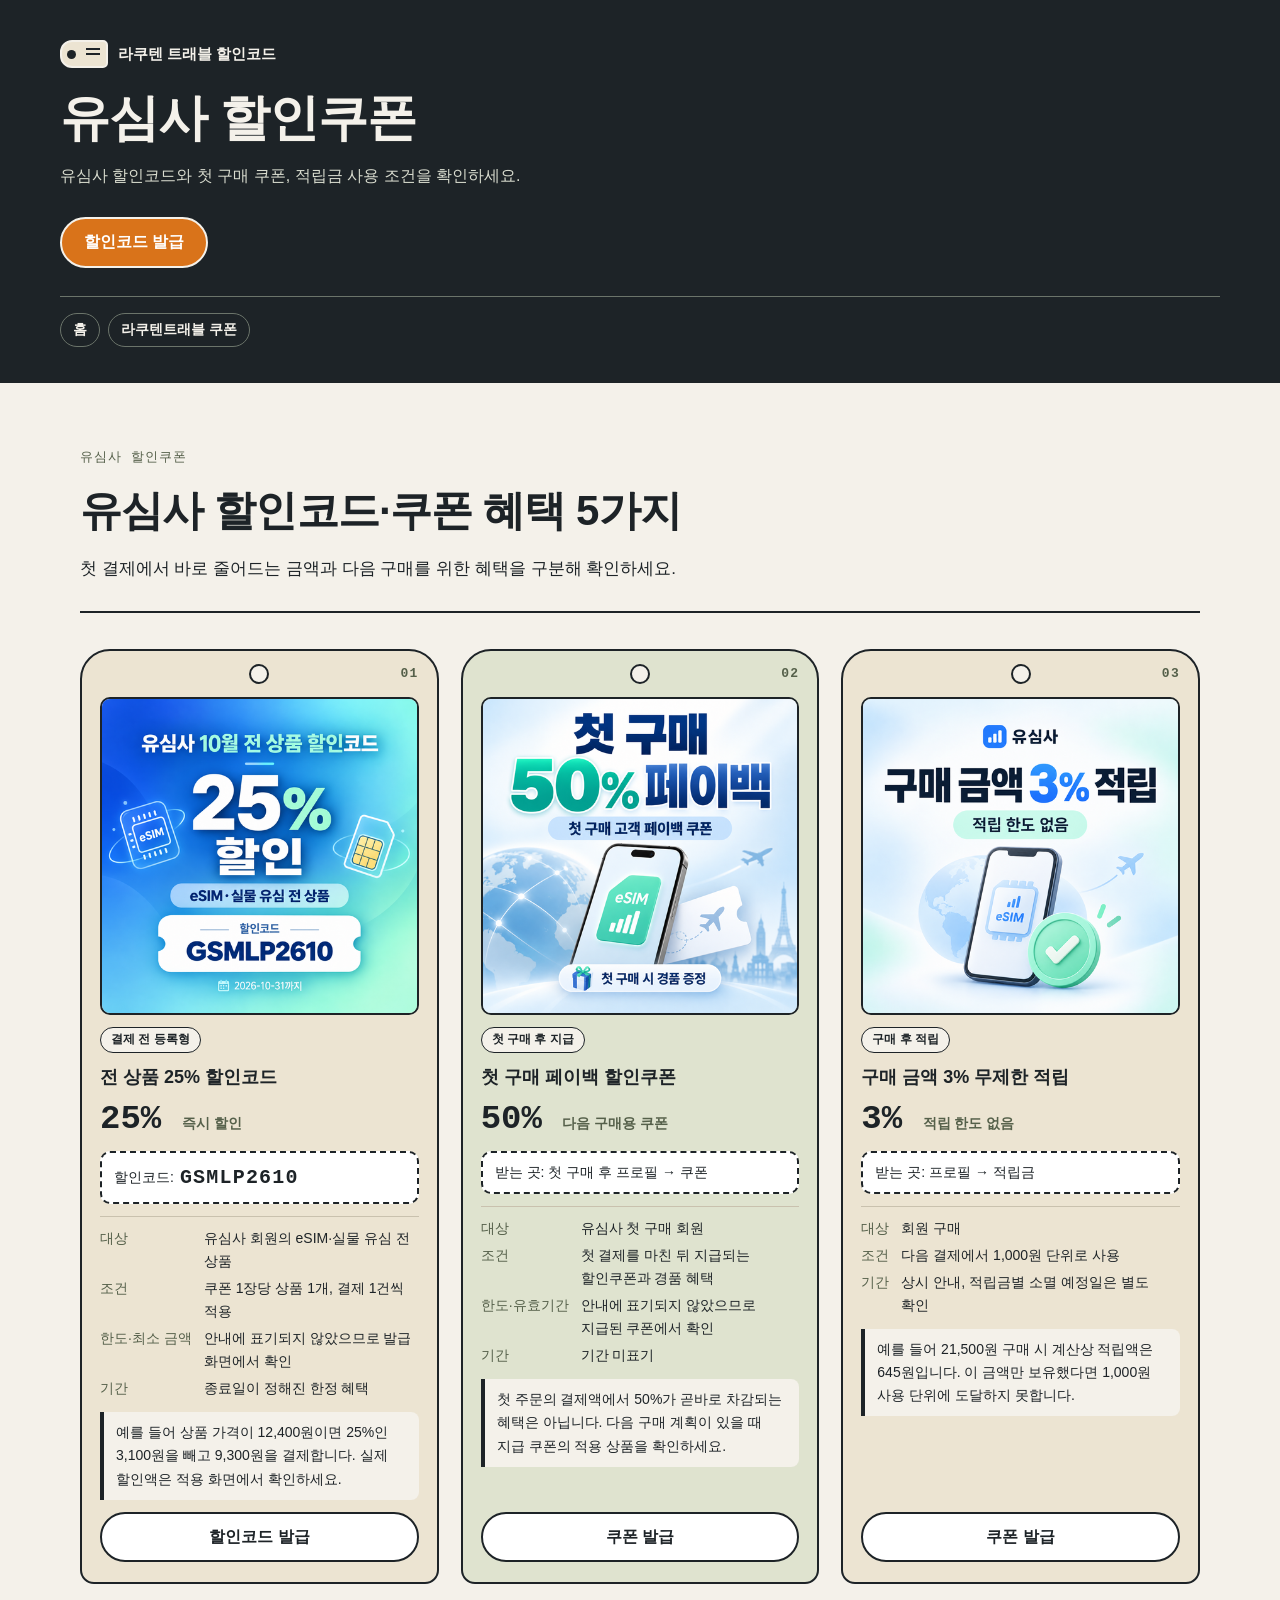
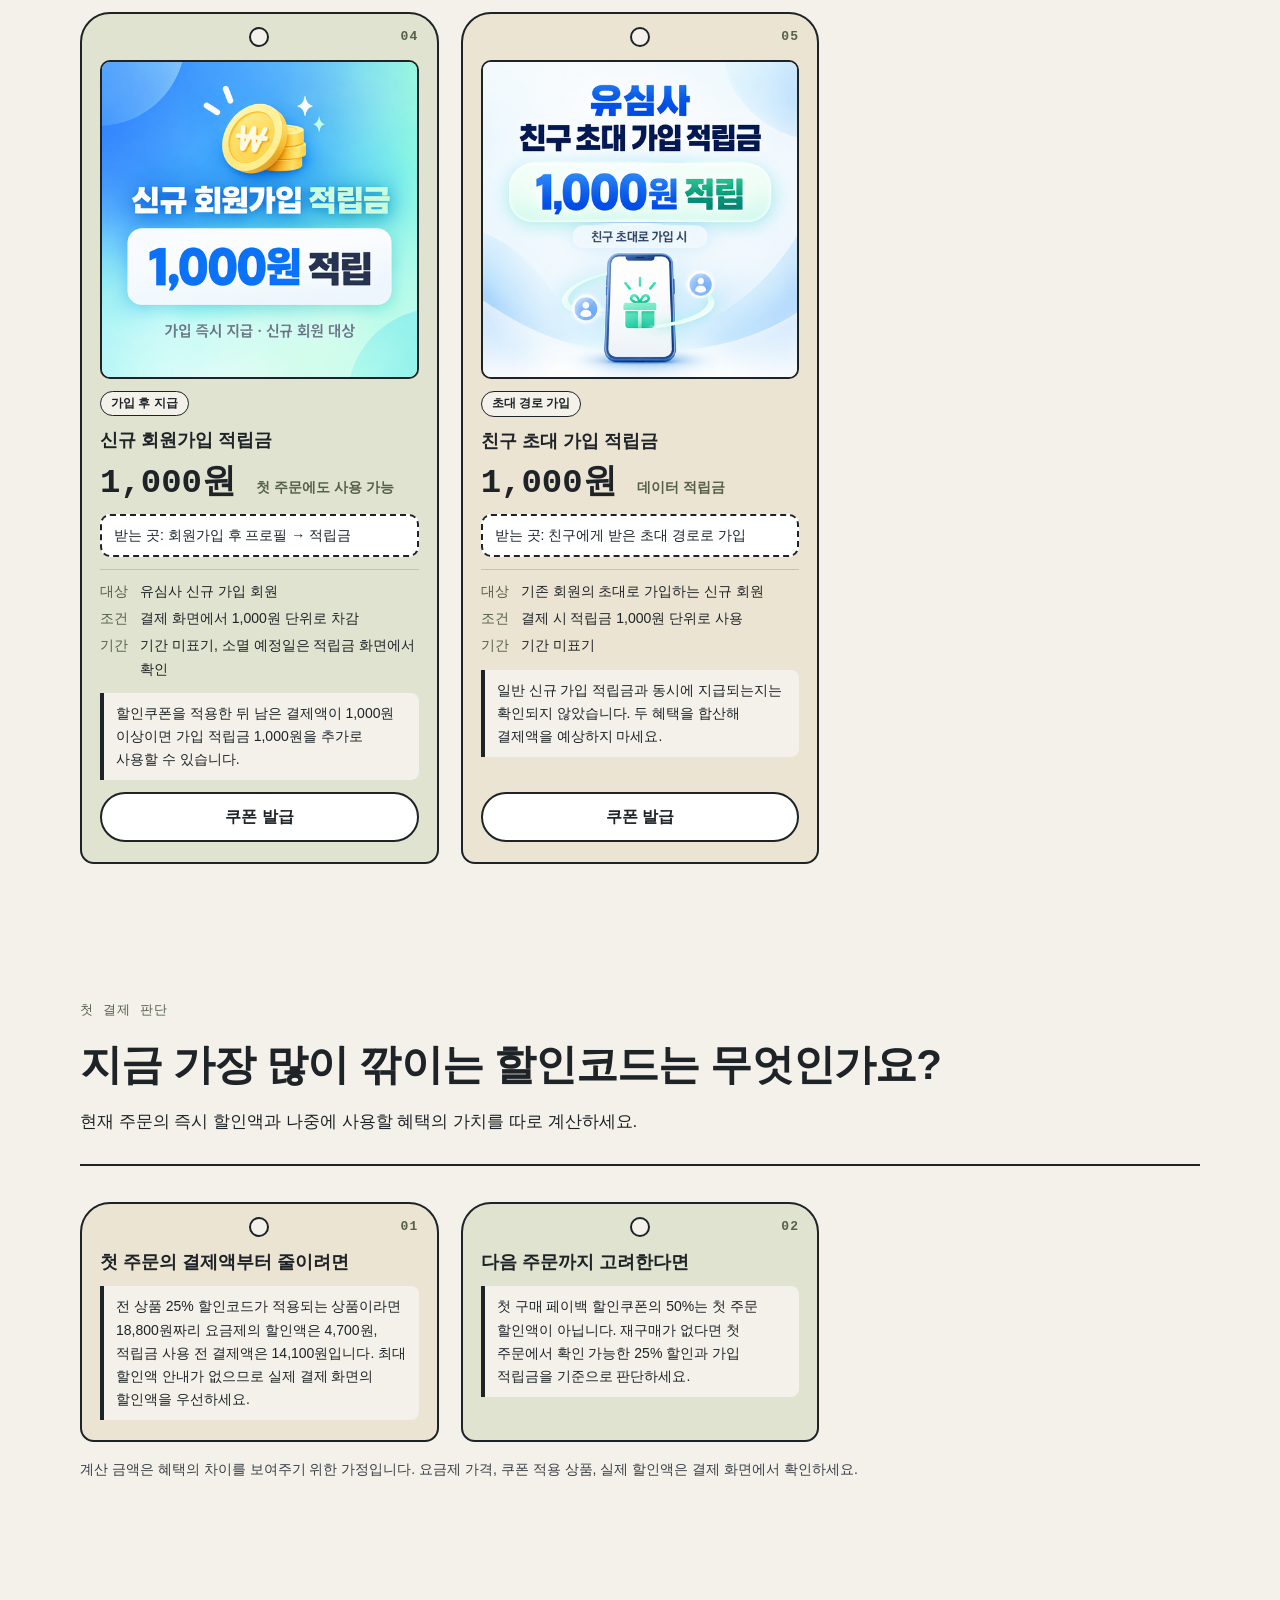
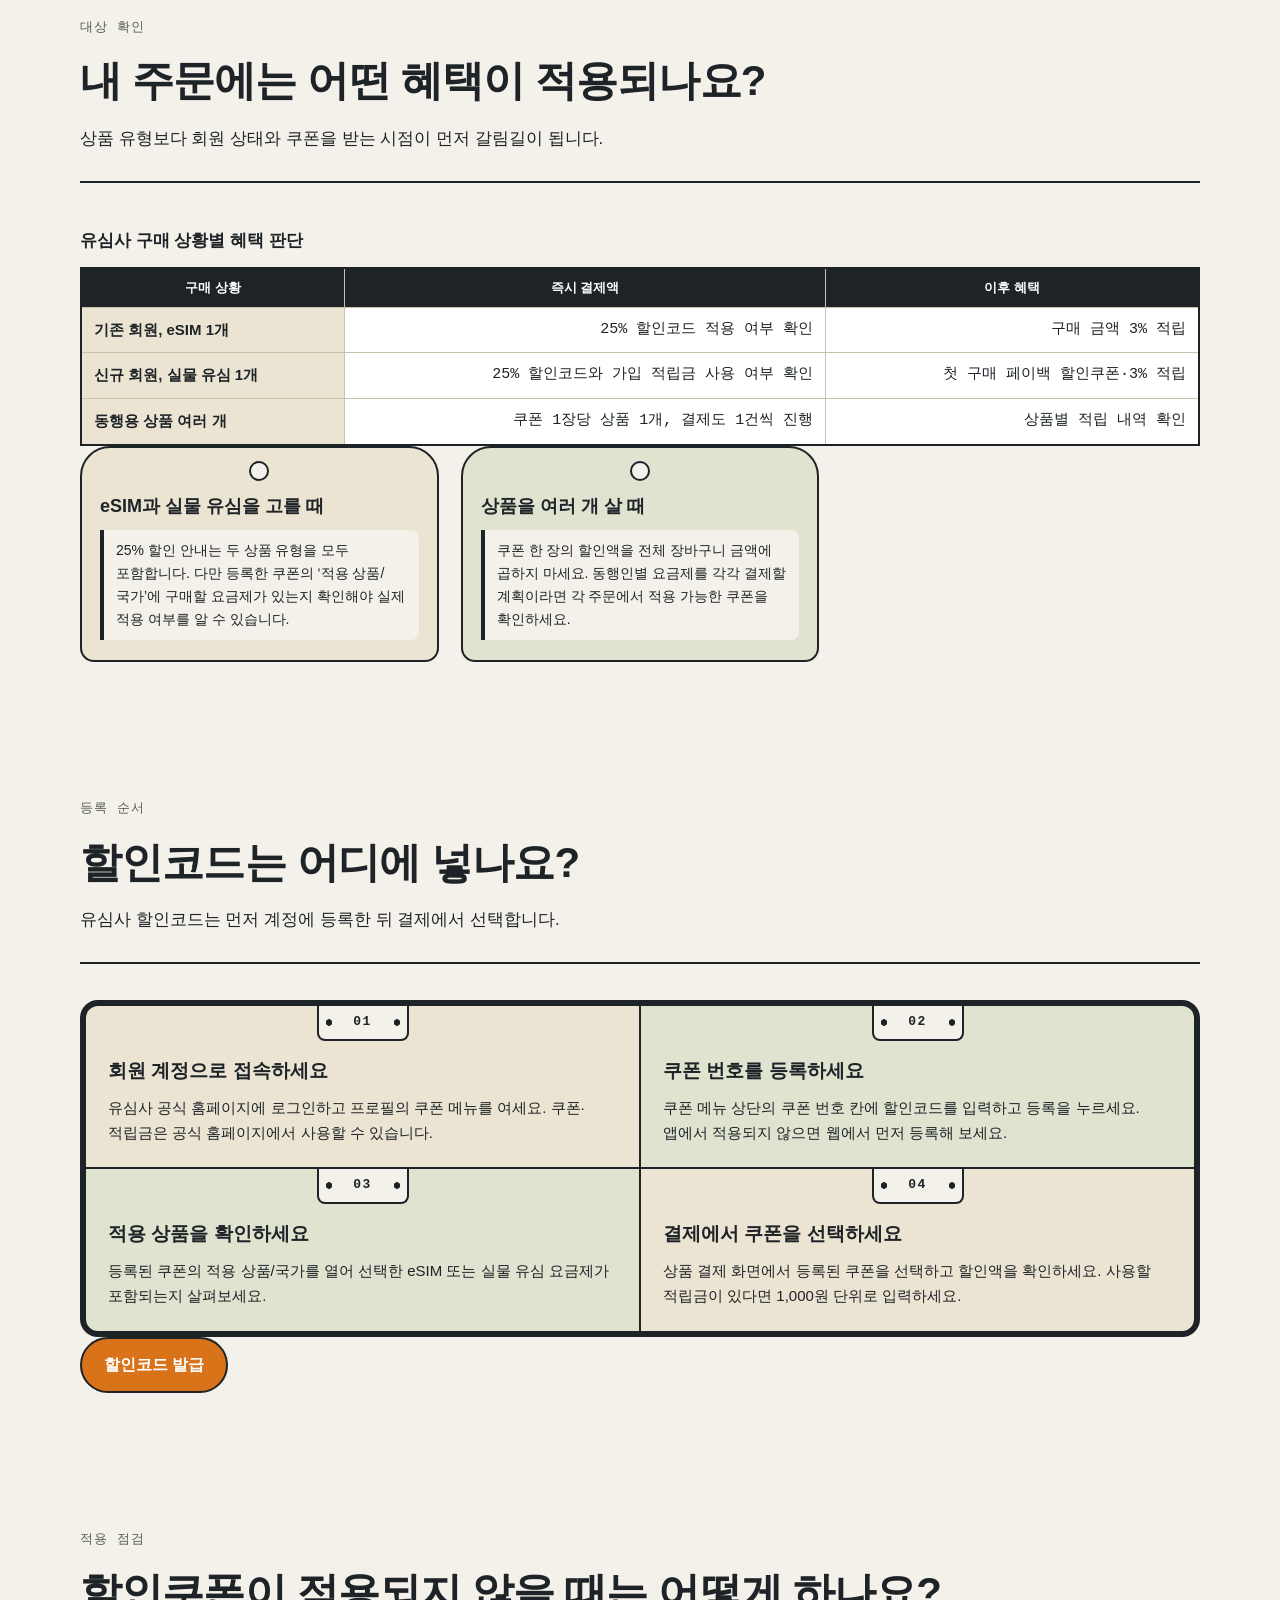
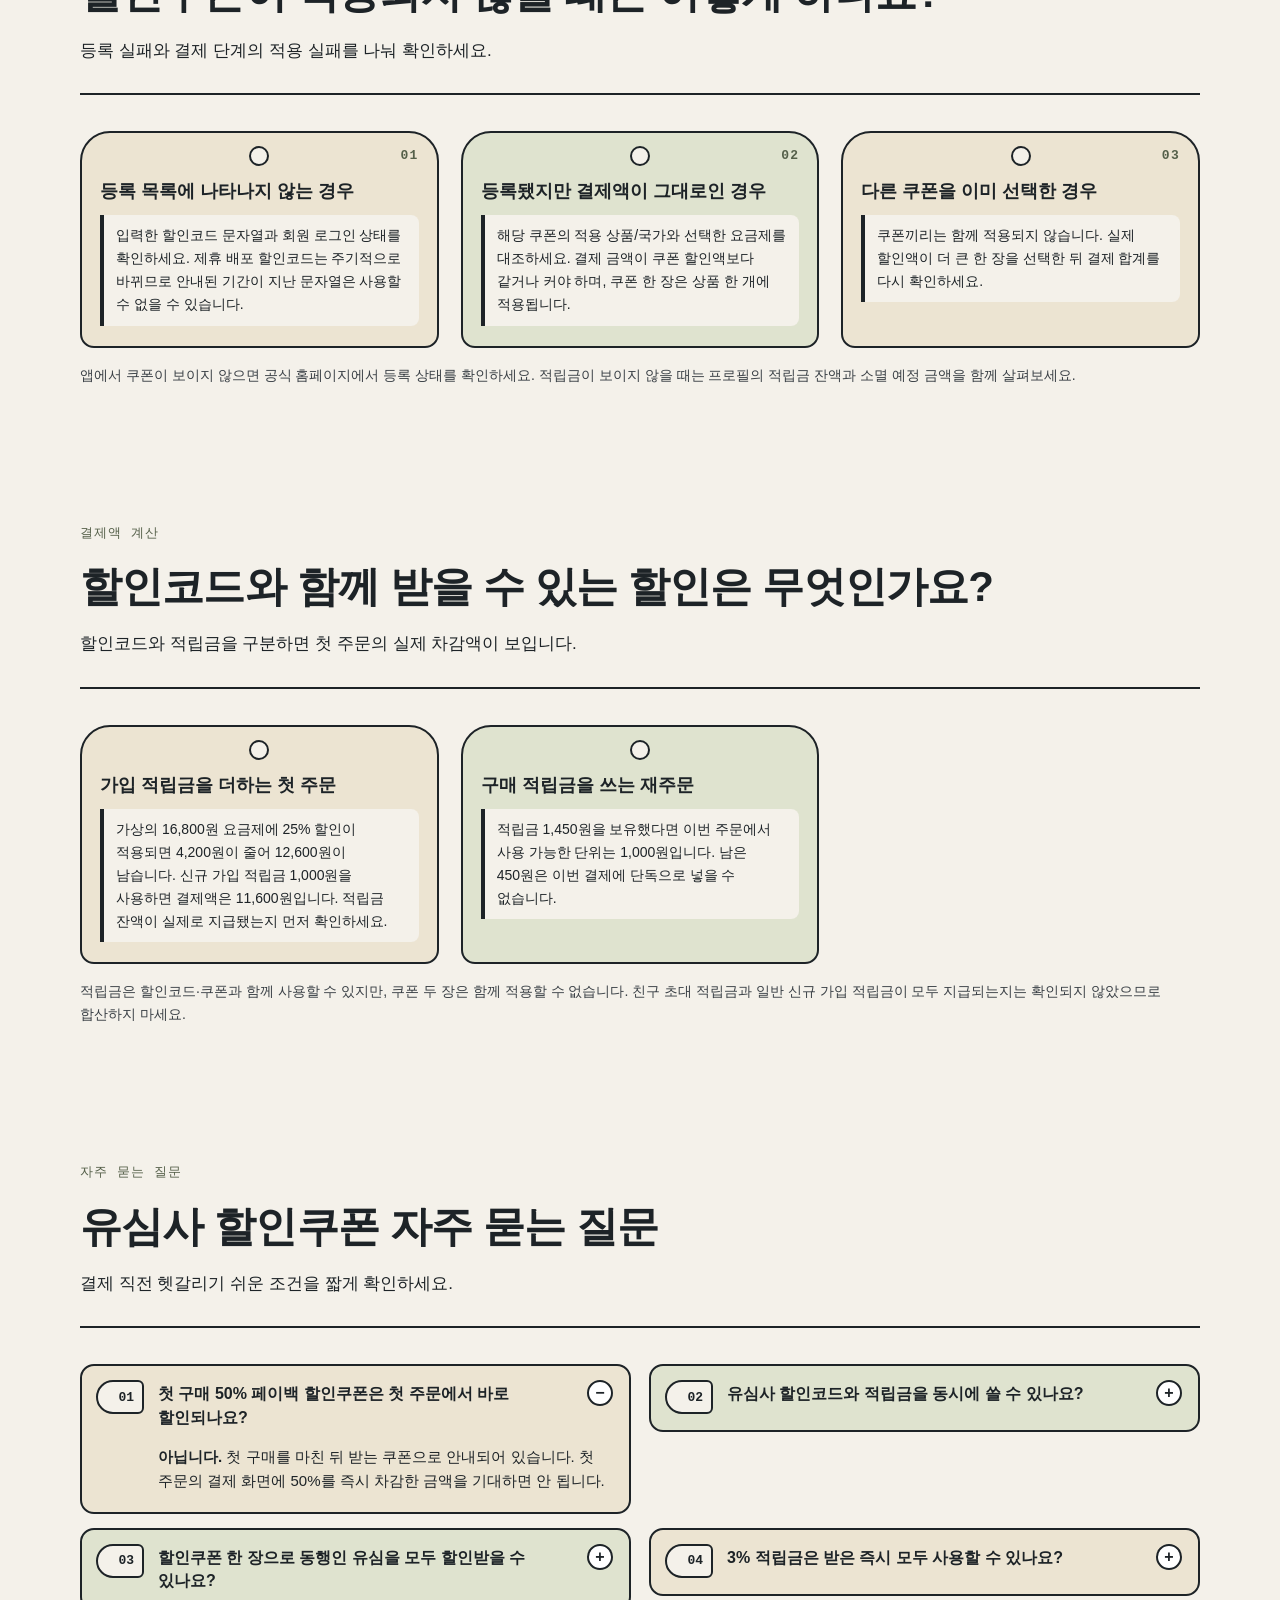
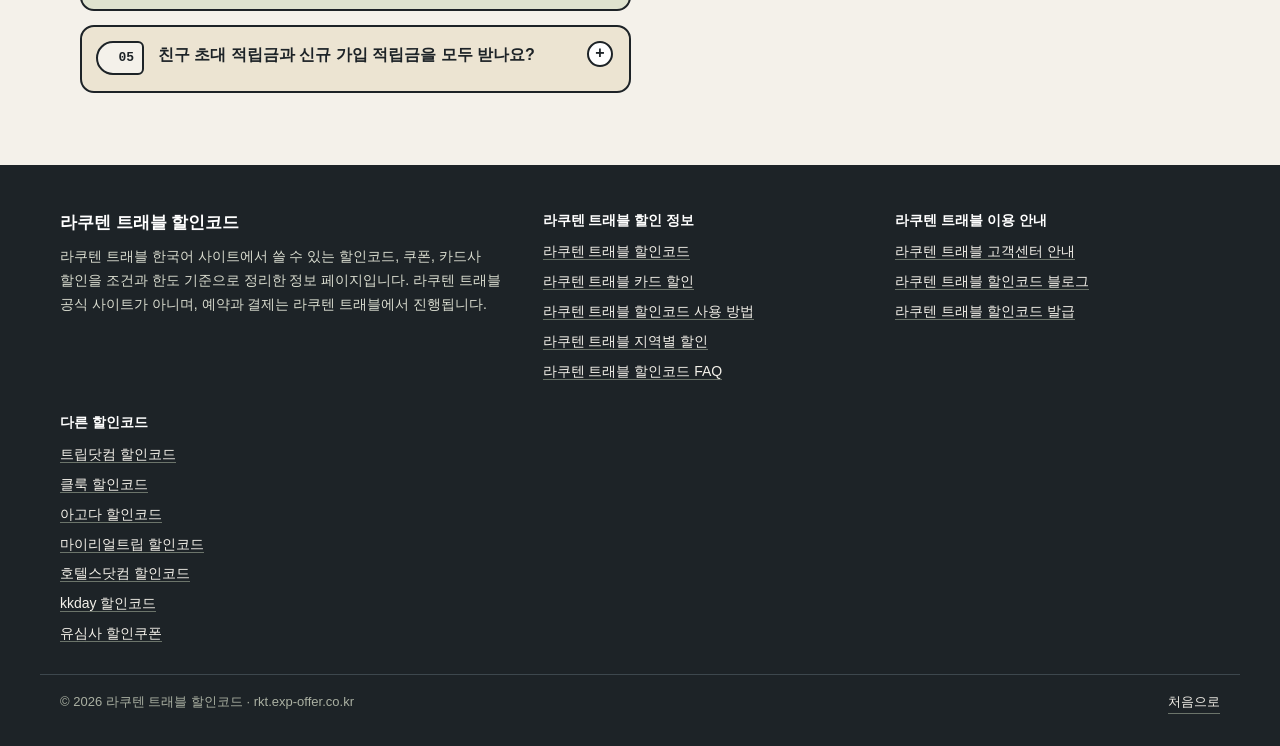
<file: usimsa/index.html>
<!doctype html>
<html lang="ko">
<head>
<meta charset="utf-8">
<meta name="viewport" content="width=device-width, initial-scale=1">
<title>유심사 할인쿠폰</title>
<meta name="description" content="유심사 전 상품 25% 할인코드와 첫 구매 후 받는 50% 페이백 할인쿠폰의 차이, 적립금 사용 조건을 확인하세요.">
<meta name="robots" content="index, follow, max-image-preview:large">
<link rel="canonical" href="https://rkt.exp-offer.co.kr/usimsa/">
<meta property="og:site_name" content="라쿠텐 트래블 할인코드">
<meta property="og:locale" content="ko_KR">
<meta property="og:type" content="website">
<meta property="og:title" content="유심사 할인쿠폰">
<meta property="og:description" content="유심사 전 상품 25% 할인코드와 첫 구매 후 받는 50% 페이백 할인쿠폰의 차이, 적립금 사용 조건을 확인하세요.">
<meta property="og:url" content="https://rkt.exp-offer.co.kr/usimsa/">
<meta property="og:image" content="https://rkt.exp-offer.co.kr/images/og-image.jpg">
<meta name="twitter:card" content="summary_large_image">
<meta name="twitter:title" content="유심사 할인쿠폰">
<meta name="twitter:description" content="유심사 전 상품 25% 할인코드와 첫 구매 후 받는 50% 페이백 할인쿠폰의 차이, 적립금 사용 조건을 확인하세요.">
<meta name="twitter:image" content="https://rkt.exp-offer.co.kr/images/og-image.jpg">
<script type="application/ld+json">{"@context": "https://schema.org", "@graph": [{"@type": "WebPage", "@id": "https://rkt.exp-offer.co.kr/usimsa/#webpage", "url": "https://rkt.exp-offer.co.kr/usimsa/", "name": "유심사 할인쿠폰", "description": "유심사 전 상품 25% 할인코드와 첫 구매 후 받는 50% 페이백 할인쿠폰의 차이, 적립금 사용 조건을 확인하세요."}, {"@type": "BreadcrumbList", "itemListElement": [{"@type": "ListItem", "position": 1, "name": "홈", "item": "https://rkt.exp-offer.co.kr/"}, {"@type": "ListItem", "position": 2, "name": "유심사 할인쿠폰", "item": "https://rkt.exp-offer.co.kr/usimsa/"}]}, {"@type": "ItemList", "name": "유심사 할인코드·쿠폰 혜택 5가지", "itemListElement": [{"@type": "ListItem", "position": 1, "name": "전 상품 25% 할인코드"}, {"@type": "ListItem", "position": 2, "name": "첫 구매 페이백 할인쿠폰"}, {"@type": "ListItem", "position": 3, "name": "구매 금액 3% 무제한 적립"}, {"@type": "ListItem", "position": 4, "name": "신규 회원가입 적립금"}, {"@type": "ListItem", "position": 5, "name": "친구 초대 가입 적립금"}]}, {"@type": "FAQPage", "mainEntity": [{"@type": "Question", "name": "첫 구매 50% 페이백 할인쿠폰은 첫 주문에서 바로 할인되나요?", "acceptedAnswer": {"@type": "Answer", "text": "아닙니다. 첫 구매를 마친 뒤 받는 쿠폰으로 안내되어 있습니다."}}, {"@type": "Question", "name": "유심사 할인코드와 적립금을 동시에 쓸 수 있나요?", "acceptedAnswer": {"@type": "Answer", "text": "함께 사용할 수 있습니다. 적립금은 1,000원 단위로 차감됩니다."}}, {"@type": "Question", "name": "할인쿠폰 한 장으로 동행인 유심을 모두 할인받을 수 있나요?", "acceptedAnswer": {"@type": "Answer", "text": "한 장은 상품 한 개에 적용됩니다. 결제를 한 건씩 진행하세요."}}, {"@type": "Question", "name": "3% 적립금은 받은 즉시 모두 사용할 수 있나요?", "acceptedAnswer": {"@type": "Answer", "text": "사용할 때는 1,000원 단위가 필요합니다."}}, {"@type": "Question", "name": "친구 초대 적립금과 신규 가입 적립금을 모두 받나요?", "acceptedAnswer": {"@type": "Answer", "text": "동시 지급 여부는 확인되지 않았습니다. 실제 적립금 내역을 확인하세요."}}]}]}</script>
<style>
:root{--bg:#f4f1ea;--ink:#1d2327;--olive:#dfe3cf;--sand:#ece4d2;--sub:#55604a;--amber:#d9731a;--line:#c9c1ae}
html{scroll-behavior:smooth;-webkit-text-size-adjust:100%}
body{margin:0;background:var(--bg);color:var(--ink);font-family:-apple-system,BlinkMacSystemFont,"Apple SD Gothic Neo","Pretendard","Noto Sans KR",sans-serif;overflow-x:hidden}
.rx-skip{position:absolute;left:12px;top:-60px;z-index:50;background:var(--ink);color:#fff;padding:8px 14px;border-radius:8px;text-decoration:none;font-weight:700}
.rx-skip:focus{top:12px}
.rx-top{background:var(--ink);color:#f4f1ea;word-break:keep-all}
.rx-top :where(h1,p,dl,dd,dt){margin:0}
.rx-in{max-width:1160px;margin:0 auto;padding:40px 20px 36px;display:grid;grid-template-columns:minmax(0,1.3fr) minmax(0,1fr);gap:28px;align-items:end}
.rx-brand{display:inline-flex;align-items:center;gap:10px;font-weight:800;font-size:15px;color:#f4f1ea;text-decoration:none}
.rx-fob{position:relative;display:inline-block;width:44px;height:24px;background:var(--sand);border:2px solid #f4f1ea;border-radius:12px 5px 5px 12px}
.rx-fob::before{content:"";position:absolute;left:5px;top:50%;width:9px;height:9px;margin-top:-4.5px;border-radius:50%;background:var(--ink)}
.rx-fob::after{content:"";position:absolute;right:6px;top:6px;width:14px;height:2px;background:var(--ink);box-shadow:0 5px 0 var(--ink)}
.rx-top h1{margin-top:18px;font-size:clamp(30px,4.8vw,50px);line-height:1.15;letter-spacing:-.02em;font-weight:800}
.rx-desc{margin-top:14px;font-size:16px;line-height:1.7;color:#d9dccf;max-width:620px}
.rx-nums{display:grid;grid-template-columns:repeat(3,minmax(0,1fr));border:2px solid #f4f1ea;border-radius:14px;overflow:hidden}
.rx-nums div{padding:12px 14px;border-right:2px solid #f4f1ea}
.rx-nums div:last-child{border-right:0}
.rx-nums dt{font-size:12px;color:#c8cdb8}
.rx-nums dd{font-family:ui-monospace,SFMono-Regular,Menlo,Consolas,monospace;font-size:clamp(20px,2.6vw,28px);font-weight:800}
.rx-go{grid-column:1 / -1;justify-self:start;display:inline-block;background:var(--amber);color:#fff;text-decoration:none;font-weight:700;padding:13px 22px;border-radius:999px;border:2px solid #f4f1ea}
.rx-go:hover,.rx-go:focus-visible{background:#f4f1ea;color:var(--ink)}
.rx-nav{position:sticky;top:0;z-index:40;background:var(--bg);border-bottom:2px solid var(--ink)}
.rx-nav-in{max-width:1160px;margin:0 auto;padding:0 20px;display:flex;align-items:center;gap:6px;overflow-x:auto;scrollbar-width:none;-ms-overflow-style:none}
.rx-nav-in::-webkit-scrollbar{display:none}
.rx-nav ul{display:flex;gap:4px;list-style:none;margin:0;padding:10px 0}
.rx-nav a{display:block;white-space:nowrap;text-decoration:none;color:var(--ink);font-weight:700;font-size:14px;padding:7px 12px;border-radius:999px;border:1.5px solid transparent}
.rx-nav ul a:hover,.rx-nav ul a:focus-visible{border-color:var(--ink);background:#fff}
.rx-nav .rx-nav-go{margin-left:auto;background:var(--amber);color:#fff;border:2px solid var(--ink)}
.rx-sep{max-width:1160px;margin:0 auto;padding:0 20px;display:flex;align-items:center;gap:10px}
.rx-sep::after{content:"";order:3;flex:1;height:2px;background:var(--ink)}
.rx-ring{position:relative;width:34px;height:34px;flex:none;border:3px solid var(--ink);border-radius:50%}
.rx-ring::after{content:"";position:absolute;left:14px;top:-3px;width:26px;height:26px;border:3px solid var(--sub);border-radius:50%}
.rx-sep::before{content:attr(data-n);order:2;margin-left:14px;font-family:ui-monospace,SFMono-Regular,Menlo,Consolas,monospace;font-size:13px;font-weight:800;letter-spacing:.12em;color:var(--sub)}
.rx-foot{background:var(--ink);color:#d9dccf;word-break:keep-all;font-size:14px;line-height:1.7}
.rx-foot :where(p,ul){margin:0;padding:0}
.rx-foot ul{list-style:none;display:grid;gap:6px}
.rx-foot-in{max-width:1160px;margin:0 auto;padding:44px 20px 28px;display:grid;grid-template-columns:minmax(0,1.4fr) minmax(0,1fr) minmax(0,1fr);gap:28px}
.rx-foot-name{font-weight:800;font-size:17px;color:#fff;margin-bottom:8px}
.rx-foot-col{font-weight:800;color:#fff;margin-bottom:8px}
.rx-foot a{color:#f4f1ea;text-decoration:none;border-bottom:1px solid #6b746a}
.rx-foot a:hover,.rx-foot a:focus-visible{border-bottom-color:#f4f1ea}
.rx-foot-bot{max-width:1160px;margin:0 auto;padding:16px 20px 32px;border-top:1px solid #3d474d;display:flex;flex-wrap:wrap;justify-content:space-between;gap:10px;font-size:13px;color:#aab0a2}
.rx-pages{grid-column:1 / -1;display:flex;gap:8px;overflow-x:auto;white-space:nowrap;scrollbar-width:none;border-top:1px solid #6b746a;padding-top:16px}
.rx-pages::-webkit-scrollbar{display:none}
.rx-pages a{display:inline-block;flex:none;color:#f4f1ea;text-decoration:none;font-weight:700;font-size:14px;padding:7px 12px;border-radius:999px;border:1.5px solid #6b746a}
.rx-pages a:hover,.rx-pages a:focus-visible,.rx-pages a[aria-current="page"]{border-color:#f4f1ea;background:#f4f1ea;color:var(--ink)}
.rc-more{margin:32px 0 0;text-align:center}
@media (max-width:860px){
.rx-in{grid-template-columns:1fr;padding:30px 16px 28px}
.rx-foot-in{grid-template-columns:1fr 1fr}
.rx-foot-about{grid-column:1 / -1}
}
@media (max-width:520px){
.rx-nums{grid-template-columns:1fr}
.rx-nums div{border-right:0;border-bottom:2px solid #f4f1ea}
.rx-nums div:last-child{border-bottom:0}
.rx-nav-in{padding:0 12px}
.rx-foot-in{grid-template-columns:1fr;padding:36px 16px 24px}
.rx-sep{padding:0 16px}
.rx-foot-bot{padding:14px 16px 28px}
}
.rc{--bg:#f4f1ea;--ink:#1d2327;--olive:#dfe3cf;--sand:#ece4d2;--sub:#55604a;--amber:#d9731a;--line:#c9c1ae;background:var(--bg);color:var(--ink);font-family:-apple-system,BlinkMacSystemFont,"Apple SD Gothic Neo","Pretendard","Noto Sans KR",sans-serif;line-height:1.65;word-break:keep-all;scroll-margin-top:72px}
.rc :where(h2,h3,p,ol,ul,dl,dd,dt,figure,table,caption){margin:0;padding:0}
.rc :where(ol,ul){list-style:none}
.rc *,.rc *::before,.rc *::after{box-sizing:border-box}
.rc-wrap{max-width:1160px;margin:0 auto;padding:64px 20px 72px}
.rc-head{display:grid;gap:18px;grid-template-columns:1fr;border-bottom:2px solid var(--ink);padding-bottom:28px;margin-bottom:36px}
.rc-kicker{font-family:ui-monospace,SFMono-Regular,Menlo,Consolas,monospace;font-size:13px;letter-spacing:.08em;color:var(--sub)}
.rc-head h2{font-size:clamp(28px,4.2vw,42px);line-height:1.2;letter-spacing:-.02em;font-weight:800}
.rc-lead{font-size:17px;max-width:720px}
.rc-stats{display:grid;grid-template-columns:repeat(3,minmax(0,1fr));gap:0;border:2px solid var(--ink);border-radius:14px;overflow:hidden;background:#fff}
.rc-stat{padding:14px 16px;border-right:2px solid var(--ink)}
.rc-stat:last-child{border-right:0}
.rc-stat dt{font-size:13px;color:var(--sub)}
.rc-stat dd{font-family:ui-monospace,SFMono-Regular,Menlo,Consolas,monospace;font-size:clamp(20px,2.6vw,28px);font-weight:700;line-height:1.3}
.rc-stat dd small{font-size:13px;font-weight:500;font-family:-apple-system,BlinkMacSystemFont,"Apple SD Gothic Neo","Pretendard","Noto Sans KR",sans-serif}
.rc-cta{justify-self:start;display:inline-block;background:var(--amber);color:#fff;text-decoration:none;font-weight:700;padding:13px 22px;border-radius:999px;border:2px solid var(--ink)}
.rc-cta:hover,.rc-cta:focus-visible{background:var(--ink)}
.rc-tags{display:grid;grid-template-columns:repeat(3,minmax(0,1fr));gap:28px 22px}
.rc-tag{position:relative;height:100%;display:flex;flex-direction:column;gap:12px;background:var(--sand);border:2px solid var(--ink);border-radius:30px 30px 14px 14px;padding:46px 18px 20px}
.rc-tags>li:nth-child(even) .rc-tag{background:var(--olive)}
.rc-tag::before{content:"";position:absolute;top:13px;left:50%;width:20px;height:20px;margin-left:-10px;border-radius:50%;background:var(--bg);border:2px solid var(--ink)}
.rc-no::before{content:attr(data-n)}
.rc-no{position:absolute;top:12px;right:18px;font-family:ui-monospace,SFMono-Regular,Menlo,Consolas,monospace;font-size:13px;font-weight:700;letter-spacing:.1em;color:var(--sub)}
.rc-img{display:block;width:100%;height:auto;aspect-ratio:1/1;object-fit:cover;border:2px solid var(--ink);border-radius:10px;background:var(--bg);color:transparent;font-size:0}
.rc-kind{display:inline-block;align-self:flex-start;font-size:12px;font-weight:700;padding:2px 10px;border:1.5px solid var(--ink);border-radius:999px;background:var(--bg)}
.rc-tag h3{font-size:18px;line-height:1.35;font-weight:800}
.rc-big{font-family:ui-monospace,SFMono-Regular,Menlo,Consolas,monospace;font-size:34px;font-weight:800;line-height:1.1}
.rc-big span{font-size:14px;font-weight:600;font-family:-apple-system,BlinkMacSystemFont,"Apple SD Gothic Neo","Pretendard","Noto Sans KR",sans-serif;color:var(--sub)}
.rc-code{display:flex;flex-wrap:wrap;align-items:center;gap:6px;background:#fff;border:2px dashed var(--ink);border-radius:10px;padding:8px 12px;font-size:14px}
.rc-code code{font-family:ui-monospace,SFMono-Regular,Menlo,Consolas,monospace;font-size:20px;font-weight:800;letter-spacing:.06em;user-select:all;-webkit-user-select:all;word-break:break-all}
.rc-dl{display:grid;grid-template-columns:auto 1fr;gap:4px 12px;font-size:14px;border-top:1.5px solid var(--line);padding-top:10px}
.rc-dl dt{color:var(--sub);white-space:nowrap}
.rc-calc{font-size:14px;background:var(--bg);border-left:4px solid var(--ink);padding:9px 12px;border-radius:0 8px 8px 0}
.rc-calc strong{font-family:ui-monospace,SFMono-Regular,Menlo,Consolas,monospace}
.rc-go{margin-top:auto;display:block;text-align:center;text-decoration:none;color:var(--ink);font-weight:700;border:2px solid var(--ink);border-radius:999px;padding:10px 14px;background:#fff}
.rc-go:hover,.rc-go:focus-visible{background:var(--ink);color:#fff}
.rc-route{margin-top:auto;font-size:13px;color:var(--sub);border:2px dotted var(--sub);border-radius:999px;padding:9px 14px;text-align:center}
.rc-tablewrap{margin-top:44px}
.rc-table{width:100%;border-collapse:collapse;background:#fff;border:2px solid var(--ink);font-size:15px}
.rc-table caption{caption-side:top;text-align:left;font-weight:800;font-size:17px;padding:0 0 12px}
.rc-table th,.rc-table td{border:1px solid var(--line);padding:10px 12px;text-align:right;font-family:ui-monospace,SFMono-Regular,Menlo,Consolas,monospace}
.rc-table thead th{background:var(--ink);color:#fff;font-family:-apple-system,BlinkMacSystemFont,"Apple SD Gothic Neo","Pretendard","Noto Sans KR",sans-serif;font-size:13px;text-align:center;line-height:1.35}
.rc-table tbody th{text-align:left;background:var(--sand);font-family:-apple-system,BlinkMacSystemFont,"Apple SD Gothic Neo","Pretendard","Noto Sans KR",sans-serif}
.rc-table tbody th span{display:block;font-family:ui-monospace,SFMono-Regular,Menlo,Consolas,monospace;font-weight:500;font-size:13px;color:var(--sub)}
.rc-cap{color:var(--sub);font-size:12px}
.rc-best{background:#fbe8d4;font-weight:800}
.rc-best b{display:block;font-size:12px;color:var(--amber);font-family:-apple-system,BlinkMacSystemFont,"Apple SD Gothic Neo","Pretendard","Noto Sans KR",sans-serif}
.rc-notes{margin-top:16px;display:grid;gap:6px;font-size:14px;color:#3a4046}
.rc-notes a{color:var(--ink);font-weight:700}
@media (max-width:1000px){.rc-tags{grid-template-columns:repeat(2,minmax(0,1fr))}}
@media (max-width:760px){
.rc-wrap{padding:44px 16px 52px}
.rc-stats{grid-template-columns:1fr}
.rc-stat{border-right:0;border-bottom:2px solid var(--ink)}
.rc-stat:last-child{border-bottom:0}
.rc-table,.rc-table thead,.rc-table tbody,.rc-table tr,.rc-table th,.rc-table td{display:block;width:100%}
.rc-table{border:0;background:transparent}
.rc-table caption{display:block;width:100%}
.rc-table thead{position:absolute;width:1px;height:1px;overflow:hidden;clip:rect(0 0 0 0);white-space:nowrap}
.rc-table tbody tr{background:#fff;border:2px solid var(--ink);border-radius:12px;overflow:hidden;margin-bottom:14px}
.rc-table tbody th{border:0;border-bottom:2px solid var(--ink)}
.rc-table td{display:flex;justify-content:space-between;gap:12px;border:0;border-bottom:1px solid var(--line);text-align:right}
.rc-table td:last-child{border-bottom:0}
.rc-table td::before{content:attr(data-label);font-family:-apple-system,BlinkMacSystemFont,"Apple SD Gothic Neo","Pretendard","Noto Sans KR",sans-serif;font-weight:600;color:var(--sub);text-align:left}
.rc-best b{display:inline;margin-right:6px}
}
@media (max-width:640px){.rc-tags{grid-template-columns:1fr}.rc-img{max-width:250px;margin:0 auto}}
.rq{--bg:#f4f1ea;--ink:#1d2327;--olive:#dfe3cf;--sand:#ece4d2;--sub:#55604a;--amber:#d9731a;--line:#c9c1ae;background:var(--bg);color:var(--ink);font-family:-apple-system,BlinkMacSystemFont,"Apple SD Gothic Neo","Pretendard","Noto Sans KR",sans-serif;line-height:1.65;word-break:keep-all;scroll-margin-top:72px}
.rq :where(h2,h3,p,ol,ul,dl,dd,dt,table,caption){margin:0;padding:0}
.rq :where(ol,ul){list-style:none}
.rq *,.rq *::before,.rq *::after{box-sizing:border-box}
.rq-wrap{max-width:1160px;margin:0 auto;padding:64px 20px 72px}
.rq-head{display:grid;gap:18px;border-bottom:2px solid var(--ink);padding-bottom:28px;margin-bottom:32px}
.rq-kicker{font-family:ui-monospace,SFMono-Regular,Menlo,Consolas,monospace;font-size:13px;letter-spacing:.08em;color:var(--sub)}
.rq-head h2{font-size:clamp(28px,4.2vw,42px);line-height:1.2;letter-spacing:-.02em;font-weight:800}
.rq-lead{font-size:17px;max-width:760px}
.rq-stats{display:grid;grid-template-columns:repeat(3,minmax(0,1fr));border:2px solid var(--ink);border-radius:14px;overflow:hidden;background:#fff}
.rq-stat{padding:14px 16px;border-right:2px solid var(--ink)}
.rq-stat:last-child{border-right:0}
.rq-stat dt{font-size:13px;color:var(--sub)}
.rq-stat dd{font-family:ui-monospace,SFMono-Regular,Menlo,Consolas,monospace;font-size:clamp(20px,2.6vw,28px);font-weight:700;line-height:1.3}
.rq-stat dd small{display:block;font-size:13px;font-weight:500;font-family:-apple-system,BlinkMacSystemFont,"Apple SD Gothic Neo","Pretendard","Noto Sans KR",sans-serif}
.rq-cta{justify-self:start;display:inline-block;background:var(--amber);color:#fff;text-decoration:none;font-weight:700;padding:13px 22px;border-radius:999px;border:2px solid var(--ink)}
.rq-cta:hover,.rq-cta:focus-visible{background:var(--ink)}
.rq-rack{display:grid;gap:12px;counter-reset:rq}
.rq-row{display:grid;grid-template-columns:92px minmax(0,1.5fr) repeat(3,minmax(0,1fr));align-items:center;gap:0;background:var(--sand);border:2px solid var(--ink);border-radius:40px 14px 14px 40px;overflow:hidden}
.rq-rack>li:nth-child(even) .rq-row{background:var(--olive)}
.rq-rank{position:relative;align-self:stretch;display:flex;flex-direction:column;justify-content:center;align-items:center;gap:4px;padding:12px 8px 12px 30px;border-right:2px dashed var(--ink);font-weight:800;font-size:15px;text-align:center}
.rq-rank::before{content:"";position:absolute;left:12px;top:50%;width:16px;height:16px;margin-top:-8px;border-radius:50%;background:var(--bg);border:2px solid var(--ink)}
.rq-rank span{font-family:ui-monospace,SFMono-Regular,Menlo,Consolas,monospace;font-size:12px;font-weight:600;color:var(--sub)}
.rq-name{padding:12px 16px;display:grid;gap:4px}
.rq-name h3{font-size:16px;line-height:1.35;font-weight:800}
.rq-name p{font-size:13px;color:#3a4046}
.rq-chip{display:inline-flex;flex-wrap:nowrap;align-items:center;gap:4px;justify-self:start;background:#fff;border:1.5px dashed var(--ink);border-radius:8px;padding:1px 8px;font-size:12px;white-space:nowrap}
.rq-chip code{font-family:ui-monospace,SFMono-Regular,Menlo,Consolas,monospace;font-size:13px;font-weight:800;letter-spacing:.04em;user-select:all;-webkit-user-select:all}
.rq-num{padding:12px 14px;border-left:1px solid var(--line);display:grid;gap:2px;text-align:right}
.rq-num dt{font-size:12px;color:var(--sub)}
.rq-num dd{font-family:ui-monospace,SFMono-Regular,Menlo,Consolas,monospace;font-size:15px;font-weight:700}
.rq-num.rq-total dd{font-size:19px;font-weight:800}
.rq-top{background:#fbe8d4}
.rq-top .rq-rank{color:var(--amber)}
.rq-base{background:#fff}
.rq-rack>li:nth-child(even) .rq-row.rq-base{background:#fff}
.rq-tablewrap{margin-top:44px}
.rq-table{width:100%;border-collapse:collapse;background:#fff;border:2px solid var(--ink);font-size:14px}
.rq-table caption{caption-side:top;text-align:left;font-weight:800;font-size:17px;padding:0 0 12px}
.rq-table th,.rq-table td{border:1px solid var(--line);padding:10px 11px;text-align:left;vertical-align:top}
.rq-table thead th{background:var(--ink);color:#fff;font-size:13px;line-height:1.35}
.rq-table tbody th{background:var(--sand);font-weight:800}
.rq-table tbody th span{display:block;font-weight:500;font-size:12px;color:var(--sub)}
.rq-mono{font-family:ui-monospace,SFMono-Regular,Menlo,Consolas,monospace;white-space:nowrap}
.rq-notes{margin-top:16px;display:grid;gap:6px;font-size:14px;color:#3a4046}
.rq-notes a{color:var(--ink);font-weight:700}
@media (max-width:900px){
.rq-row{grid-template-columns:84px minmax(0,1fr) minmax(0,1fr)}
.rq-rank{grid-row:span 2}
.rq-name{grid-column:2 / 4;border-bottom:1px solid var(--line)}
.rq-num:nth-of-type(1){border-left:0}
.rq-num{text-align:left}
.rq-row .rq-num:last-child{grid-column:2 / 4;border-left:0;border-top:1px solid var(--line)}
.rq-row{grid-template-rows:auto auto auto}
.rq-rank{grid-row:1 / 4}
}
@media (max-width:760px){
.rq-wrap{padding:44px 16px 52px}
.rq-stats{grid-template-columns:1fr}
.rq-stat{border-right:0;border-bottom:2px solid var(--ink)}
.rq-stat:last-child{border-bottom:0}
.rq-table,.rq-table thead,.rq-table tbody,.rq-table tr,.rq-table th,.rq-table td{display:block;width:100%}
.rq-table{border:0;background:transparent}
.rq-table caption{display:block;width:100%}
.rq-table thead{position:absolute;width:1px;height:1px;overflow:hidden;clip:rect(0 0 0 0);white-space:nowrap}
.rq-table tbody tr{background:#fff;border:2px solid var(--ink);border-radius:12px;overflow:hidden;margin-bottom:14px}
.rq-table tbody th{border:0;border-bottom:2px solid var(--ink)}
.rq-table td{display:grid;grid-template-columns:96px minmax(0,1fr);gap:10px;border:0;border-bottom:1px solid var(--line)}
.rq-table td:last-child{border-bottom:0}
.rq-table td::before{content:attr(data-label);font-weight:600;color:var(--sub);font-size:13px}
.rq-mono{white-space:normal}
}
@media (max-width:420px){
.rq-row{grid-template-columns:64px minmax(0,1fr)}
.rq-rank{padding:10px 4px 10px 22px;font-size:13px}
.rq-rank::before{left:6px;width:13px;height:13px;margin-top:-6.5px}
.rq-name{grid-column:2}
.rq-num,.rq-row .rq-num:last-child{grid-column:2;border-left:0;border-top:1px solid var(--line)}
.rq-rank{grid-row:1 / 5}
.rq-row{grid-template-rows:auto auto auto auto}
.rq-table td{grid-template-columns:78px minmax(0,1fr)}
}
.rh{--bg:#f4f1ea;--ink:#1d2327;--olive:#dfe3cf;--sand:#ece4d2;--sub:#55604a;--amber:#d9731a;--line:#c9c1ae;background:var(--bg);color:var(--ink);font-family:-apple-system,BlinkMacSystemFont,"Apple SD Gothic Neo","Pretendard","Noto Sans KR",sans-serif;line-height:1.65;word-break:keep-all;scroll-margin-top:72px}
.rh :where(h2,h3,p,ol,ul,dl,dd,dt){margin:0;padding:0}
.rh :where(ol,ul){list-style:none}
.rh *,.rh *::before,.rh *::after{box-sizing:border-box}
.rh-wrap{max-width:1160px;margin:0 auto;padding:64px 20px 72px}
.rh-head{display:grid;gap:18px;border-bottom:2px solid var(--ink);padding-bottom:28px;margin-bottom:32px}
.rh-kicker{font-family:ui-monospace,SFMono-Regular,Menlo,Consolas,monospace;font-size:13px;letter-spacing:.08em;color:var(--sub)}
.rh-head h2{font-size:clamp(28px,4.2vw,42px);line-height:1.2;letter-spacing:-.02em;font-weight:800}
.rh-lead{font-size:17px;max-width:760px}
.rh-stats{display:grid;grid-template-columns:repeat(3,minmax(0,1fr));border:2px solid var(--ink);border-radius:14px;overflow:hidden;background:#fff}
.rh-stat{padding:14px 16px;border-right:2px solid var(--ink)}
.rh-stat:last-child{border-right:0}
.rh-stat dt{font-size:13px;color:var(--sub)}
.rh-stat dd{font-family:ui-monospace,SFMono-Regular,Menlo,Consolas,monospace;font-size:clamp(20px,2.6vw,28px);font-weight:700;line-height:1.3}
.rh-stat dd small{display:block;font-size:13px;font-weight:500;font-family:-apple-system,BlinkMacSystemFont,"Apple SD Gothic Neo","Pretendard","Noto Sans KR",sans-serif}
.rh-cta{justify-self:start;display:inline-block;background:var(--amber);color:#fff;text-decoration:none;font-weight:700;padding:13px 22px;border-radius:999px;border:2px solid var(--ink)}
.rh-cta:hover,.rh-cta:focus-visible{background:var(--ink)}
.rh-cab{display:grid;grid-template-columns:repeat(2,minmax(0,1fr));gap:2px;background:var(--ink);border:6px solid var(--ink);border-radius:18px;overflow:hidden}
.rh-cell{position:relative;height:100%;display:flex;flex-direction:column;gap:12px;background:var(--sand);padding:52px 22px 22px}
.rh-cab>li:nth-child(4n+2) .rh-cell,.rh-cab>li:nth-child(4n+3) .rh-cell{background:var(--olive)}
.rh-plate{position:absolute;top:0;left:50%;transform:translateX(-50%);min-width:92px;padding:5px 22px 6px;display:block;background:radial-gradient(circle at 10px 50%,var(--ink) 3px,transparent 3.5px),radial-gradient(circle at calc(100% - 10px) 50%,var(--ink) 3px,transparent 3.5px),var(--bg);border:2px solid var(--ink);border-top:0;border-radius:0 0 8px 8px;font-family:ui-monospace,SFMono-Regular,Menlo,Consolas,monospace;font-size:13px;font-weight:800;letter-spacing:.12em;text-align:center}
.rh-plate::before{content:attr(data-n)}
.rh-cell h3{font-size:19px;line-height:1.35;font-weight:800}
.rh-do{font-size:15px}
.rh-do b{font-weight:700;background:#fff;border:1px solid var(--line);border-radius:5px;padding:0 5px}
.rh-chip{display:inline-flex;flex-wrap:nowrap;align-items:center;gap:4px;background:#fff;border:1.5px dashed var(--ink);border-radius:8px;padding:1px 8px;font-size:12px;white-space:nowrap}
.rh-chip code{font-family:ui-monospace,SFMono-Regular,Menlo,Consolas,monospace;font-size:13px;font-weight:800;letter-spacing:.04em;user-select:all;-webkit-user-select:all}
.rh-save{margin-top:auto;display:grid;grid-template-columns:auto minmax(0,1fr);gap:4px 14px;align-items:baseline;background:#fff;border:2px solid var(--ink);border-radius:12px;padding:12px 14px}
.rh-save dt{grid-column:1 / 3;font-size:12px;font-weight:700;color:var(--sub);letter-spacing:.04em}
.rh-save .rh-amt{font-family:ui-monospace,SFMono-Regular,Menlo,Consolas,monospace;font-size:24px;font-weight:800;white-space:nowrap}
.rh-save .rh-why{font-size:14px}
.rh-sum .rh-cell{background:#fbe8d4}
.rh-cab>li.rh-sum .rh-cell{background:#fbe8d4}
.rh-bill{display:grid;gap:8px;font-size:14px}
.rh-bill div{display:flex;justify-content:space-between;gap:12px;border-bottom:1px dashed var(--line);padding-bottom:6px}
.rh-bill dd{font-family:ui-monospace,SFMono-Regular,Menlo,Consolas,monospace;font-weight:700;white-space:nowrap}
.rh-bill .rh-gap{border-bottom:0;border-top:2px solid var(--ink);padding-top:8px}
.rh-bill .rh-gap dt{font-weight:800}
.rh-bill .rh-gap dd{font-size:24px;color:var(--amber);font-weight:800}
.rh-notes{margin-top:16px;display:grid;gap:6px;font-size:14px;color:#3a4046}
.rh-notes a,.rh-do a{color:var(--ink);font-weight:700}
@media (max-width:760px){
.rh-wrap{padding:44px 16px 52px}
.rh-stats{grid-template-columns:1fr}
.rh-stat{border-right:0;border-bottom:2px solid var(--ink)}
.rh-stat:last-child{border-bottom:0}
.rh-cab{grid-template-columns:1fr;border-width:4px}
.rh-cab>li:nth-child(4n+2) .rh-cell,.rh-cab>li:nth-child(4n+3) .rh-cell{background:var(--sand)}
.rh-cab>li:nth-child(even) .rh-cell{background:var(--olive)}
.rh-cell{padding:48px 16px 18px}
.rh-save{grid-template-columns:1fr}
.rh-save dt{grid-column:1}
.rh-cab>li.rh-sum .rh-cell{background:#fbe8d4}
}
.rr{--bg:#f4f1ea;--ink:#1d2327;--olive:#dfe3cf;--sand:#ece4d2;--sub:#55604a;--amber:#d9731a;--line:#c9c1ae;background:var(--bg);color:var(--ink);font-family:-apple-system,BlinkMacSystemFont,"Apple SD Gothic Neo","Pretendard","Noto Sans KR",sans-serif;line-height:1.65;word-break:keep-all;scroll-margin-top:72px}
.rr :where(h2,h3,p,ol,ul,dl,dd,dt,table,caption){margin:0;padding:0}
.rr :where(ol,ul){list-style:none}
.rr *,.rr *::before,.rr *::after{box-sizing:border-box}
.rr-wrap{max-width:1160px;margin:0 auto;padding:64px 20px 72px}
.rr-head{display:grid;gap:18px;border-bottom:2px solid var(--ink);padding-bottom:28px;margin-bottom:32px}
.rr-kicker{font-family:ui-monospace,SFMono-Regular,Menlo,Consolas,monospace;font-size:13px;letter-spacing:.08em;color:var(--sub)}
.rr-head h2{font-size:clamp(28px,4.2vw,42px);line-height:1.2;letter-spacing:-.02em;font-weight:800}
.rr-lead{font-size:17px;max-width:760px}
.rr-stats{display:grid;grid-template-columns:repeat(3,minmax(0,1fr));border:2px solid var(--ink);border-radius:14px;overflow:hidden;background:#fff}
.rr-stat{padding:14px 16px;border-right:2px solid var(--ink)}
.rr-stat:last-child{border-right:0}
.rr-stat dt{font-size:13px;color:var(--sub)}
.rr-stat dd{font-family:ui-monospace,SFMono-Regular,Menlo,Consolas,monospace;font-size:clamp(19px,2.4vw,26px);font-weight:700;line-height:1.3}
.rr-stat dd small{display:block;font-size:13px;font-weight:500;font-family:-apple-system,BlinkMacSystemFont,"Apple SD Gothic Neo","Pretendard","Noto Sans KR",sans-serif}
.rr-cta{justify-self:start;display:inline-block;background:var(--amber);color:#fff;text-decoration:none;font-weight:700;padding:13px 22px;border-radius:999px;border:2px solid var(--ink)}
.rr-cta:hover,.rr-cta:focus-visible{background:var(--ink)}
.rr-board{background:var(--ink);border-radius:18px;padding:10px;display:grid;gap:8px}
.rr-floor{display:grid;grid-template-columns:78px minmax(0,1.1fr) minmax(0,1.3fr) minmax(0,1.4fr);align-items:stretch;background:#2a3237;color:#f4f1ea;border-radius:10px;overflow:hidden}
.rr-fl{display:flex;align-items:center;justify-content:center;background:var(--sand);color:var(--ink);font-family:ui-monospace,SFMono-Regular,Menlo,Consolas,monospace;font-size:22px;font-weight:800;border-right:3px solid var(--ink)}
.rr-fl::before{content:attr(data-n)}
.rr-board>li:nth-child(even) .rr-fl{background:var(--olive)}
.rr-name{padding:14px 16px;display:grid;align-content:center;gap:2px}
.rr-name h3{font-size:18px;line-height:1.3;font-weight:800;color:#fff}
.rr-name p{font-size:13px;color:#c8cdb8}
.rr-camp{padding:14px 16px;border-left:1px solid #3d474d;display:flex;flex-wrap:wrap;align-content:center;gap:6px}
.rr-camp li{font-size:12px;font-weight:700;border:1.5px solid #c8cdb8;border-radius:999px;padding:1px 9px;color:#f4f1ea}
.rr-camp .rr-cnt{border-color:var(--sand);background:var(--sand);color:var(--ink)}
.rr-calc{padding:14px 16px;border-left:1px solid #3d474d;font-size:14px;color:#e6e2d8;display:grid;align-content:center;gap:4px}
.rr-calc b{font-family:ui-monospace,SFMono-Regular,Menlo,Consolas,monospace;color:#fff;font-weight:800;white-space:nowrap}
.rr-calc .rr-ex{display:block;font-size:12px;color:#c8cdb8}
.rr-txt{display:block}
.rr-top .rr-calc b.rr-max{color:#f3a15c}
.rr-tablewrap{margin-top:44px}
.rr-table{width:100%;border-collapse:collapse;background:#fff;border:2px solid var(--ink);font-size:14px}
.rr-table caption{caption-side:top;text-align:left;font-weight:800;font-size:17px;padding:0 0 12px}
.rr-table th,.rr-table td{border:1px solid var(--line);padding:9px 10px;text-align:center}
.rr-table thead th{background:var(--ink);color:#fff;font-size:13px;line-height:1.35}
.rr-table thead th span{display:block;font-weight:500;font-size:11px;color:#c8cdb8}
.rr-table tbody th{text-align:left;background:var(--sand);font-weight:800}
.rr-y{font-weight:700}
.rr-n{color:#8a8f86}
.rr-sum{font-family:ui-monospace,SFMono-Regular,Menlo,Consolas,monospace;font-weight:800}
.rr-best{background:#fbe8d4}
.rr-notes{margin-top:16px;display:grid;gap:6px;font-size:14px;color:#3a4046}
.rr-notes a{color:var(--ink);font-weight:700}
@media (max-width:1000px){
.rr-floor{grid-template-columns:70px minmax(0,1fr) minmax(0,1.3fr)}
.rr-fl{grid-row:span 2}
.rr-calc{grid-column:2 / 4;border-top:1px solid #3d474d}
.rr-camp{border-left:1px solid #3d474d}
}
@media (max-width:760px){
.rr-wrap{padding:44px 16px 52px}
.rr-stats{grid-template-columns:1fr}
.rr-stat{border-right:0;border-bottom:2px solid var(--ink)}
.rr-stat:last-child{border-bottom:0}
.rr-board{padding:6px;border-radius:14px}
.rr-floor{grid-template-columns:54px minmax(0,1fr)}
.rr-fl{grid-row:1 / 4;font-size:17px}
.rr-name,.rr-camp,.rr-calc{grid-column:2;border-left:0}
.rr-camp,.rr-calc{border-top:1px solid #3d474d}
.rr-table,.rr-table thead,.rr-table tbody,.rr-table tr,.rr-table th,.rr-table td{display:block;width:100%}
.rr-table{border:0;background:transparent}
.rr-table caption{display:block;width:100%}
.rr-table thead{position:absolute;width:1px;height:1px;overflow:hidden;clip:rect(0 0 0 0);white-space:nowrap}
.rr-table tbody tr{background:#fff;border:2px solid var(--ink);border-radius:12px;overflow:hidden;margin-bottom:12px}
.rr-table tbody th{border:0;border-bottom:2px solid var(--ink)}
.rr-table td{display:flex;justify-content:space-between;gap:12px;border:0;border-bottom:1px solid var(--line);text-align:right}
.rr-table td:last-child{border-bottom:0}
.rr-table td::before{content:attr(data-label);font-weight:600;color:var(--sub);text-align:left}
}
.rf{--bg:#f4f1ea;--ink:#1d2327;--olive:#dfe3cf;--sand:#ece4d2;--sub:#55604a;--amber:#d9731a;--line:#c9c1ae;background:var(--bg);color:var(--ink);font-family:-apple-system,BlinkMacSystemFont,"Apple SD Gothic Neo","Pretendard","Noto Sans KR",sans-serif;line-height:1.7;word-break:keep-all;scroll-margin-top:72px}
.rf :where(h2,h3,p,ol,ul,dl,dd,dt){margin:0;padding:0}
.rf :where(ol,ul){list-style:none}
.rf *,.rf *::before,.rf *::after{box-sizing:border-box}
.rf-wrap{max-width:1160px;margin:0 auto;padding:64px 20px 72px}
.rf-head{display:grid;gap:14px;border-bottom:2px solid var(--ink);padding-bottom:26px;margin-bottom:30px}
.rf-kicker{font-family:ui-monospace,SFMono-Regular,Menlo,Consolas,monospace;font-size:13px;letter-spacing:.08em;color:var(--sub)}
.rf-head h2{font-size:clamp(28px,4.2vw,42px);line-height:1.2;letter-spacing:-.02em;font-weight:800}
.rf-lead{font-size:17px;max-width:760px}
.rf-list{display:grid;grid-template-columns:repeat(2,minmax(0,1fr));gap:14px 18px;align-items:start;counter-reset:rf}
.rf-item{counter-increment:rf;background:#fff;border:2px solid var(--ink);border-radius:14px;overflow:hidden}
.rf-list>li:nth-child(4n+1) .rf-item,.rf-list>li:nth-child(4n+4) .rf-item{background:var(--sand)}
.rf-list>li:nth-child(4n+2) .rf-item,.rf-list>li:nth-child(4n+3) .rf-item{background:var(--olive)}
.rf-item summary{position:relative;display:block;cursor:pointer;list-style:none;padding:16px 58px 16px 76px;min-height:64px}
.rf-item summary::-webkit-details-marker{display:none}
.rf-item summary::before{content:counter(rf,decimal-leading-zero);position:absolute;left:14px;top:14px;width:48px;height:34px;display:flex;align-items:center;justify-content:flex-end;padding-right:8px;background:var(--bg);border:2px solid var(--ink);border-radius:17px 6px 6px 17px;font-family:ui-monospace,SFMono-Regular,Menlo,Consolas,monospace;font-size:13px;font-weight:800}
.rf-item summary::after{content:"+";position:absolute;right:16px;top:14px;width:26px;height:26px;border:2px solid var(--ink);border-radius:50%;display:flex;align-items:center;justify-content:center;font-weight:800;background:#fff}
.rf-item[open] summary::after{content:"−"}
.rf-item summary h3{font-size:16px;line-height:1.45;font-weight:800}
.rf-body{padding:0 20px 18px 76px;display:grid;gap:8px;font-size:15px}
.rf-body strong{font-weight:800}
.rf-body a{color:var(--ink);font-weight:700}
.rf-chip{display:inline-flex;flex-wrap:nowrap;align-items:center;gap:4px;background:#fff;border:1.5px dashed var(--ink);border-radius:8px;padding:0 7px;font-size:12px;white-space:nowrap;vertical-align:1px}
.rf-chip code{font-family:ui-monospace,SFMono-Regular,Menlo,Consolas,monospace;font-size:13px;font-weight:800;letter-spacing:.04em;user-select:all;-webkit-user-select:all}
.rf-item summary:focus-visible{outline:3px solid var(--amber);outline-offset:-3px}
@media (max-width:860px){.rf-list{grid-template-columns:1fr}}
@media (max-width:760px){
.rf-wrap{padding:44px 16px 52px}
.rf-item summary{padding:14px 52px 14px 64px}
.rf-item summary::before{left:10px;width:44px;height:30px;font-size:12px}
.rf-body{padding:0 16px 16px 16px}
}
</style>
</head>
<body>
<a class="rx-skip" href="#main">본문 바로가기</a>
<header class="rx-top" id="top">
<div class="rx-in">
<div>
<a class="rx-brand" href="../"><span class="rx-fob" aria-hidden="true"></span>라쿠텐 트래블 할인코드</a>
<h1>유심사 할인쿠폰</h1>
<p class="rx-desc">유심사 할인코드와 첫 구매 쿠폰, 적립금 사용 조건을 확인하세요.</p>
</div>
<a class="rx-go" href="http://app.ac/hEC0cBS43" target="_blank" rel="nofollow sponsored noopener">할인코드 발급</a>
<nav class="rx-pages" aria-label="페이지 메뉴">
<a href="../">홈</a>
<a href="../coupon/">라쿠텐트래블 쿠폰</a>
</nav>
</div>
</header>
<main id="main">
<section class="rc" id="usimsa-offers" aria-labelledby="usimsa-offers-title"><div class="rc-wrap">
  <header class="rc-head"><p class="rc-kicker">유심사 할인쿠폰</p><h2 id="usimsa-offers-title">유심사 할인코드·쿠폰 혜택 5가지</h2><p class="rc-lead">첫 결제에서 바로 줄어드는 금액과 다음 구매를 위한 혜택을 구분해 확인하세요.</p></header>
  <ol class="rc-tags">
    <li><article class="rc-tag" id="usimsa-offer-01"><span class="rc-no" aria-hidden="true" data-n="01"></span><img class="rc-img" src="images/GSMLP2610.png" width="250" height="250" alt="유심사 전 상품 25% 할인코드" loading="lazy"><p class="rc-kind">결제 전 등록형</p><h3>전 상품 25% 할인코드</h3><p class="rc-big">25% <span>즉시 할인</span></p><p class="rc-code">할인코드: <code>GSMLP2610</code></p><dl class="rc-dl"><dt>대상</dt><dd>유심사 회원의 eSIM·실물 유심 전 상품</dd><dt>조건</dt><dd>쿠폰 1장당 상품 1개, 결제 1건씩 적용</dd><dt>한도·최소 금액</dt><dd>안내에 표기되지 않았으므로 발급 화면에서 확인</dd><dt>기간</dt><dd>종료일이 정해진 한정 혜택</dd></dl><p class="rc-calc">예를 들어 상품 가격이 12,400원이면 25%인 3,100원을 빼고 9,300원을 결제합니다. 실제 할인액은 적용 화면에서 확인하세요.</p><a class="rc-go" href="https://app.ac/hEC0cBS43" target="_blank" rel="nofollow sponsored noopener">할인코드 발급</a></article></li>
    <li><article class="rc-tag" id="usimsa-offer-02"><span class="rc-no" aria-hidden="true" data-n="02"></span><img class="rc-img" src="images/%EC%9C%A0%EC%8B%AC%EC%82%AC-%EC%B2%AB-%EA%B5%AC%EB%A7%A4-%ED%8E%98%EC%9D%B4%EB%B0%B1-%ED%95%A0%EC%9D%B8%EC%BF%A0%ED%8F%B0.png" width="250" height="250" alt="유심사 첫 구매 페이백 할인쿠폰" loading="lazy"><p class="rc-kind">첫 구매 후 지급</p><h3>첫 구매 페이백 할인쿠폰</h3><p class="rc-big">50% <span>다음 구매용 쿠폰</span></p><p class="rc-code">받는 곳: 첫 구매 후 프로필 → 쿠폰</p><dl class="rc-dl"><dt>대상</dt><dd>유심사 첫 구매 회원</dd><dt>조건</dt><dd>첫 결제를 마친 뒤 지급되는 할인쿠폰과 경품 혜택</dd><dt>한도·유효기간</dt><dd>안내에 표기되지 않았으므로 지급된 쿠폰에서 확인</dd><dt>기간</dt><dd>기간 미표기</dd></dl><p class="rc-calc">첫 주문의 결제액에서 50%가 곧바로 차감되는 혜택은 아닙니다. 다음 구매 계획이 있을 때 지급 쿠폰의 적용 상품을 확인하세요.</p><a class="rc-go" href="https://app.ac/hEC0cBS43" target="_blank" rel="nofollow sponsored noopener">쿠폰 발급</a></article></li>
    <li><article class="rc-tag" id="usimsa-offer-03"><span class="rc-no" aria-hidden="true" data-n="03"></span><img class="rc-img" src="images/%EC%9C%A0%EC%8B%AC%EC%82%AC-%EA%B5%AC%EB%A7%A4-%EA%B8%88%EC%95%A1-3%25-%EB%AC%B4%EC%A0%9C%ED%95%9C-%EC%A0%81%EB%A6%BD.png" width="250" height="250" alt="유심사 구매 금액 3% 적립 혜택" loading="lazy"><p class="rc-kind">구매 후 적립</p><h3>구매 금액 3% 무제한 적립</h3><p class="rc-big">3% <span>적립 한도 없음</span></p><p class="rc-code">받는 곳: 프로필 → 적립금</p><dl class="rc-dl"><dt>대상</dt><dd>회원 구매</dd><dt>조건</dt><dd>다음 결제에서 1,000원 단위로 사용</dd><dt>기간</dt><dd>상시 안내, 적립금별 소멸 예정일은 별도 확인</dd></dl><p class="rc-calc">예를 들어 21,500원 구매 시 계산상 적립액은 645원입니다. 이 금액만 보유했다면 1,000원 사용 단위에 도달하지 못합니다.</p><a class="rc-go" href="https://app.ac/hEC0cBS43" target="_blank" rel="nofollow sponsored noopener">쿠폰 발급</a></article></li>
    <li><article class="rc-tag" id="usimsa-offer-04"><span class="rc-no" aria-hidden="true" data-n="04"></span><img class="rc-img" src="images/%EC%9C%A0%EC%8B%AC%EC%82%AC-%EC%8B%A0%EA%B7%9C-%ED%9A%8C%EC%9B%90%EA%B0%80%EC%9E%85-%EC%A0%81%EB%A6%BD%EA%B8%88.png" width="250" height="250" alt="유심사 신규 회원가입 적립금 혜택" loading="lazy"><p class="rc-kind">가입 후 지급</p><h3>신규 회원가입 적립금</h3><p class="rc-big">1,000원 <span>첫 주문에도 사용 가능</span></p><p class="rc-code">받는 곳: 회원가입 후 프로필 → 적립금</p><dl class="rc-dl"><dt>대상</dt><dd>유심사 신규 가입 회원</dd><dt>조건</dt><dd>결제 화면에서 1,000원 단위로 차감</dd><dt>기간</dt><dd>기간 미표기, 소멸 예정일은 적립금 화면에서 확인</dd></dl><p class="rc-calc">할인쿠폰을 적용한 뒤 남은 결제액이 1,000원 이상이면 가입 적립금 1,000원을 추가로 사용할 수 있습니다.</p><a class="rc-go" href="https://app.ac/hEC0cBS43" target="_blank" rel="nofollow sponsored noopener">쿠폰 발급</a></article></li>
    <li><article class="rc-tag" id="usimsa-offer-05"><span class="rc-no" aria-hidden="true" data-n="05"></span><img class="rc-img" src="images/%EC%9C%A0%EC%8B%AC%EC%82%AC-%EC%B9%9C%EA%B5%AC-%EC%B4%88%EB%8C%80-%EA%B0%80%EC%9E%85-%EC%A0%81%EB%A6%BD%EA%B8%88.png" width="250" height="250" alt="유심사 친구 초대 가입 적립금 혜택" loading="lazy"><p class="rc-kind">초대 경로 가입</p><h3>친구 초대 가입 적립금</h3><p class="rc-big">1,000원 <span>데이터 적립금</span></p><p class="rc-code">받는 곳: 친구에게 받은 초대 경로로 가입</p><dl class="rc-dl"><dt>대상</dt><dd>기존 회원의 초대로 가입하는 신규 회원</dd><dt>조건</dt><dd>결제 시 적립금 1,000원 단위로 사용</dd><dt>기간</dt><dd>기간 미표기</dd></dl><p class="rc-calc">일반 신규 가입 적립금과 동시에 지급되는지는 확인되지 않았습니다. 두 혜택을 합산해 결제액을 예상하지 마세요.</p><a class="rc-go" href="https://app.ac/hEC0cBS43" target="_blank" rel="nofollow sponsored noopener">쿠폰 발급</a></article></li>
  </ol>
</div></section>

<section class="rc" id="usimsa-best" aria-labelledby="usimsa-best-title"><div class="rc-wrap">
  <header class="rc-head"><p class="rc-kicker">첫 결제 판단</p><h2 id="usimsa-best-title">지금 가장 많이 깎이는 할인코드는 무엇인가요?</h2><p class="rc-lead">현재 주문의 즉시 할인액과 나중에 사용할 혜택의 가치를 따로 계산하세요.</p></header>
  <ol class="rc-tags">
    <li><article class="rc-tag"><span class="rc-no" aria-hidden="true" data-n="01"></span><h3>첫 주문의 결제액부터 줄이려면</h3><p class="rc-calc">전 상품 25% 할인코드가 적용되는 상품이라면 18,800원짜리 요금제의 할인액은 4,700원, 적립금 사용 전 결제액은 14,100원입니다. 최대 할인액 안내가 없으므로 실제 결제 화면의 할인액을 우선하세요.</p></article></li>
    <li><article class="rc-tag"><span class="rc-no" aria-hidden="true" data-n="02"></span><h3>다음 주문까지 고려한다면</h3><p class="rc-calc">첫 구매 페이백 할인쿠폰의 50%는 첫 주문 할인액이 아닙니다. 재구매가 없다면 첫 주문에서 확인 가능한 25% 할인과 가입 적립금을 기준으로 판단하세요.</p></article></li>
  </ol>
  <div class="rc-notes"><p>계산 금액은 혜택의 차이를 보여주기 위한 가정입니다. 요금제 가격, 쿠폰 적용 상품, 실제 할인액은 결제 화면에서 확인하세요.</p></div>
</div></section>

<section class="rc" id="usimsa-fit" aria-labelledby="usimsa-fit-title"><div class="rc-wrap">
  <header class="rc-head"><p class="rc-kicker">대상 확인</p><h2 id="usimsa-fit-title">내 주문에는 어떤 혜택이 적용되나요?</h2><p class="rc-lead">상품 유형보다 회원 상태와 쿠폰을 받는 시점이 먼저 갈림길이 됩니다.</p></header>
  <div class="rc-tablewrap"><table class="rc-table"><caption>유심사 구매 상황별 혜택 판단</caption><thead><tr><th scope="col">구매 상황</th><th scope="col">즉시 결제액</th><th scope="col">이후 혜택</th></tr></thead><tbody><tr><th scope="row">기존 회원, eSIM 1개</th><td data-label="즉시 결제액">25% 할인코드 적용 여부 확인</td><td data-label="이후 혜택">구매 금액 3% 적립</td></tr><tr><th scope="row">신규 회원, 실물 유심 1개</th><td data-label="즉시 결제액">25% 할인코드와 가입 적립금 사용 여부 확인</td><td data-label="이후 혜택">첫 구매 페이백 할인쿠폰·3% 적립</td></tr><tr><th scope="row">동행용 상품 여러 개</th><td data-label="즉시 결제액">쿠폰 1장당 상품 1개, 결제도 1건씩 진행</td><td data-label="이후 혜택">상품별 적립 내역 확인</td></tr></tbody></table></div>
  <ol class="rc-tags"><li><article class="rc-tag"><h3>eSIM과 실물 유심을 고를 때</h3><p class="rc-calc">25% 할인 안내는 두 상품 유형을 모두 포함합니다. 다만 등록한 쿠폰의 ‘적용 상품/국가’에 구매할 요금제가 있는지 확인해야 실제 적용 여부를 알 수 있습니다.</p></article></li><li><article class="rc-tag"><h3>상품을 여러 개 살 때</h3><p class="rc-calc">쿠폰 한 장의 할인액을 전체 장바구니 금액에 곱하지 마세요. 동행인별 요금제를 각각 결제할 계획이라면 각 주문에서 적용 가능한 쿠폰을 확인하세요.</p></article></li></ol>
</div></section>

<section class="rc" id="usimsa-apply" aria-labelledby="usimsa-apply-title"><div class="rc-wrap">
  <header class="rc-head"><p class="rc-kicker">등록 순서</p><h2 id="usimsa-apply-title">할인코드는 어디에 넣나요?</h2><p class="rc-lead">유심사 할인코드는 먼저 계정에 등록한 뒤 결제에서 선택합니다.</p></header>
  <ol class="rh-cab"><li><article class="rh-cell"><span class="rh-plate" aria-hidden="true" data-n="01"></span><h3>회원 계정으로 접속하세요</h3><p class="rh-do">유심사 공식 홈페이지에 로그인하고 프로필의 쿠폰 메뉴를 여세요. 쿠폰·적립금은 공식 홈페이지에서 사용할 수 있습니다.</p></article></li><li><article class="rh-cell"><span class="rh-plate" aria-hidden="true" data-n="02"></span><h3>쿠폰 번호를 등록하세요</h3><p class="rh-do">쿠폰 메뉴 상단의 쿠폰 번호 칸에 할인코드를 입력하고 등록을 누르세요. 앱에서 적용되지 않으면 웹에서 먼저 등록해 보세요.</p></article></li><li><article class="rh-cell"><span class="rh-plate" aria-hidden="true" data-n="03"></span><h3>적용 상품을 확인하세요</h3><p class="rh-do">등록된 쿠폰의 적용 상품/국가를 열어 선택한 eSIM 또는 실물 유심 요금제가 포함되는지 살펴보세요.</p></article></li><li><article class="rh-cell"><span class="rh-plate" aria-hidden="true" data-n="04"></span><h3>결제에서 쿠폰을 선택하세요</h3><p class="rh-do">상품 결제 화면에서 등록된 쿠폰을 선택하고 할인액을 확인하세요. 사용할 적립금이 있다면 1,000원 단위로 입력하세요.</p></article></li></ol>
  <a class="rc-cta" href="https://app.ac/hEC0cBS43" target="_blank" rel="nofollow sponsored noopener">할인코드 발급</a>
</div></section>

<section class="rc" id="usimsa-trouble" aria-labelledby="usimsa-trouble-title"><div class="rc-wrap">
  <header class="rc-head"><p class="rc-kicker">적용 점검</p><h2 id="usimsa-trouble-title">할인쿠폰이 적용되지 않을 때는 어떻게 하나요?</h2><p class="rc-lead">등록 실패와 결제 단계의 적용 실패를 나눠 확인하세요.</p></header>
  <ol class="rc-tags"><li><article class="rc-tag"><span class="rc-no" aria-hidden="true" data-n="01"></span><h3>등록 목록에 나타나지 않는 경우</h3><p class="rc-calc">입력한 할인코드 문자열과 회원 로그인 상태를 확인하세요. 제휴 배포 할인코드는 주기적으로 바뀌므로 안내된 기간이 지난 문자열은 사용할 수 없을 수 있습니다.</p></article></li><li><article class="rc-tag"><span class="rc-no" aria-hidden="true" data-n="02"></span><h3>등록됐지만 결제액이 그대로인 경우</h3><p class="rc-calc">해당 쿠폰의 적용 상품/국가와 선택한 요금제를 대조하세요. 결제 금액이 쿠폰 할인액보다 같거나 커야 하며, 쿠폰 한 장은 상품 한 개에 적용됩니다.</p></article></li><li><article class="rc-tag"><span class="rc-no" aria-hidden="true" data-n="03"></span><h3>다른 쿠폰을 이미 선택한 경우</h3><p class="rc-calc">쿠폰끼리는 함께 적용되지 않습니다. 실제 할인액이 더 큰 한 장을 선택한 뒤 결제 합계를 다시 확인하세요.</p></article></li></ol>
  <div class="rc-notes"><p>앱에서 쿠폰이 보이지 않으면 공식 홈페이지에서 등록 상태를 확인하세요. 적립금이 보이지 않을 때는 프로필의 적립금 잔액과 소멸 예정 금액을 함께 살펴보세요.</p></div>
</div></section>

<section class="rc" id="usimsa-stack" aria-labelledby="usimsa-stack-title"><div class="rc-wrap">
  <header class="rc-head"><p class="rc-kicker">결제액 계산</p><h2 id="usimsa-stack-title">할인코드와 함께 받을 수 있는 할인은 무엇인가요?</h2><p class="rc-lead">할인코드와 적립금을 구분하면 첫 주문의 실제 차감액이 보입니다.</p></header>
  <ol class="rc-tags"><li><article class="rc-tag"><h3>가입 적립금을 더하는 첫 주문</h3><p class="rc-calc">가상의 16,800원 요금제에 25% 할인이 적용되면 4,200원이 줄어 12,600원이 남습니다. 신규 가입 적립금 1,000원을 사용하면 결제액은 11,600원입니다. 적립금 잔액이 실제로 지급됐는지 먼저 확인하세요.</p></article></li><li><article class="rc-tag"><h3>구매 적립금을 쓰는 재주문</h3><p class="rc-calc">적립금 1,450원을 보유했다면 이번 주문에서 사용 가능한 단위는 1,000원입니다. 남은 450원은 이번 결제에 단독으로 넣을 수 없습니다.</p></article></li></ol>
  <div class="rc-notes"><p>적립금은 할인코드·쿠폰과 함께 사용할 수 있지만, 쿠폰 두 장은 함께 적용할 수 없습니다. 친구 초대 적립금과 일반 신규 가입 적립금이 모두 지급되는지는 확인되지 않았으므로 합산하지 마세요.</p></div>
</div></section>

<section class="rc" id="usimsa-faq" aria-labelledby="usimsa-faq-title"><div class="rc-wrap">
  <header class="rc-head"><p class="rc-kicker">자주 묻는 질문</p><h2 id="usimsa-faq-title">유심사 할인쿠폰 자주 묻는 질문</h2><p class="rc-lead">결제 직전 헷갈리기 쉬운 조건을 짧게 확인하세요.</p></header>
  <ol class="rf-list"><li><details class="rf-item" open><summary><h3>첫 구매 50% 페이백 할인쿠폰은 첫 주문에서 바로 할인되나요?</h3></summary><div class="rf-body"><p><strong>아닙니다.</strong> 첫 구매를 마친 뒤 받는 쿠폰으로 안내되어 있습니다. 첫 주문의 결제 화면에 50%를 즉시 차감한 금액을 기대하면 안 됩니다.</p></div></details></li><li><details class="rf-item"><summary><h3>유심사 할인코드와 적립금을 동시에 쓸 수 있나요?</h3></summary><div class="rf-body"><p><strong>함께 사용할 수 있습니다.</strong> 적립금은 1,000원 단위로 차감됩니다. 사용할 수 있는 잔액과 쿠폰 적용 후 남은 결제액을 확인하세요.</p></div></details></li><li><details class="rf-item"><summary><h3>할인쿠폰 한 장으로 동행인 유심을 모두 할인받을 수 있나요?</h3></summary><div class="rf-body"><p><strong>한 장은 상품 한 개에 적용됩니다.</strong> 여러 상품을 한 번에 결제하는 방식으로 할인액을 계산하지 마세요. 적용할 상품을 정해 결제를 한 건씩 진행하세요.</p></div></details></li><li><details class="rf-item"><summary><h3>3% 적립금은 받은 즉시 모두 사용할 수 있나요?</h3></summary><div class="rf-body"><p><strong>사용할 때는 1,000원 단위가 필요합니다.</strong> 예를 들어 잔액이 1,450원이면 사용 가능 금액은 1,000원입니다. 소멸 예정 금액도 확인하세요.</p></div></details></li><li><details class="rf-item"><summary><h3>친구 초대 적립금과 신규 가입 적립금을 모두 받나요?</h3></summary><div class="rf-body"><p><strong>동시 지급 여부는 확인되지 않았습니다.</strong> 친구 초대 경로로 가입한 뒤 프로필의 적립금 내역에서 실제 지급액을 확인하세요.</p></div></details></li></ol>
</div></section>

</main>
<footer class="rx-foot">
<div class="rx-foot-in">
<div class="rx-foot-about">
<p class="rx-foot-name">라쿠텐 트래블 할인코드</p>
<p>라쿠텐 트래블 한국어 사이트에서 쓸 수 있는 할인코드, 쿠폰, 카드사 할인을 조건과 한도 기준으로 정리한 정보 페이지입니다. 라쿠텐 트래블 공식 사이트가 아니며, 예약과 결제는 라쿠텐 트래블에서 진행됩니다.</p>
</div>
<div>
<p class="rx-foot-col">라쿠텐 트래블 할인 정보</p>
<ul>
<li><a href="../#codes">라쿠텐 트래블 할인코드</a></li>
<li><a href="../#cards">라쿠텐 트래블 카드 할인</a></li>
<li><a href="../#howto">라쿠텐 트래블 할인코드 사용 방법</a></li>
<li><a href="../#regions">라쿠텐 트래블 지역별 할인</a></li>
<li><a href="../#faq">라쿠텐 트래블 할인코드 FAQ</a></li>
</ul>
</div>
<div>
<p class="rx-foot-col">라쿠텐 트래블 이용 안내</p>
<ul>
<li><a href="https://rkt.exp-offer.co.kr/support.html">라쿠텐 트래블 고객센터 안내</a></li>
<li><a href="https://rkt.exp-offer.co.kr/blog/">라쿠텐 트래블 할인코드 블로그</a></li>
<li><a href="https://app.ac/YbwMP3l13" target="_blank" rel="nofollow sponsored noopener">라쿠텐 트래블 할인코드 발급</a></li>
</ul>
</div>
<!--@FOOTER-LINKS-->
<div>
<p class="rx-foot-col">다른 할인코드</p>
<ul>
<li><a href="../tripcom/">트립닷컴 할인코드</a></li>
<li><a href="../klook/">클룩 할인코드</a></li>
<li><a href="../agoda/">아고다 할인코드</a></li>
<li><a href="../myrealtrip/">마이리얼트립 할인코드</a></li>
<li><a href="../hotelscom/">호텔스닷컴 할인코드</a></li>
<li><a href="../kkday/">kkday 할인코드</a></li>
<li><a href="../usimsa/">유심사 할인쿠폰</a></li>
</ul>
</div>
<!--@/FOOTER-LINKS-->
</div>
<div class="rx-foot-bot">
<p>© 2026 라쿠텐 트래블 할인코드 · rkt.exp-offer.co.kr</p>
<a href="#top">처음으로</a>
</div>
</footer>
</body>
</html>
</file>
